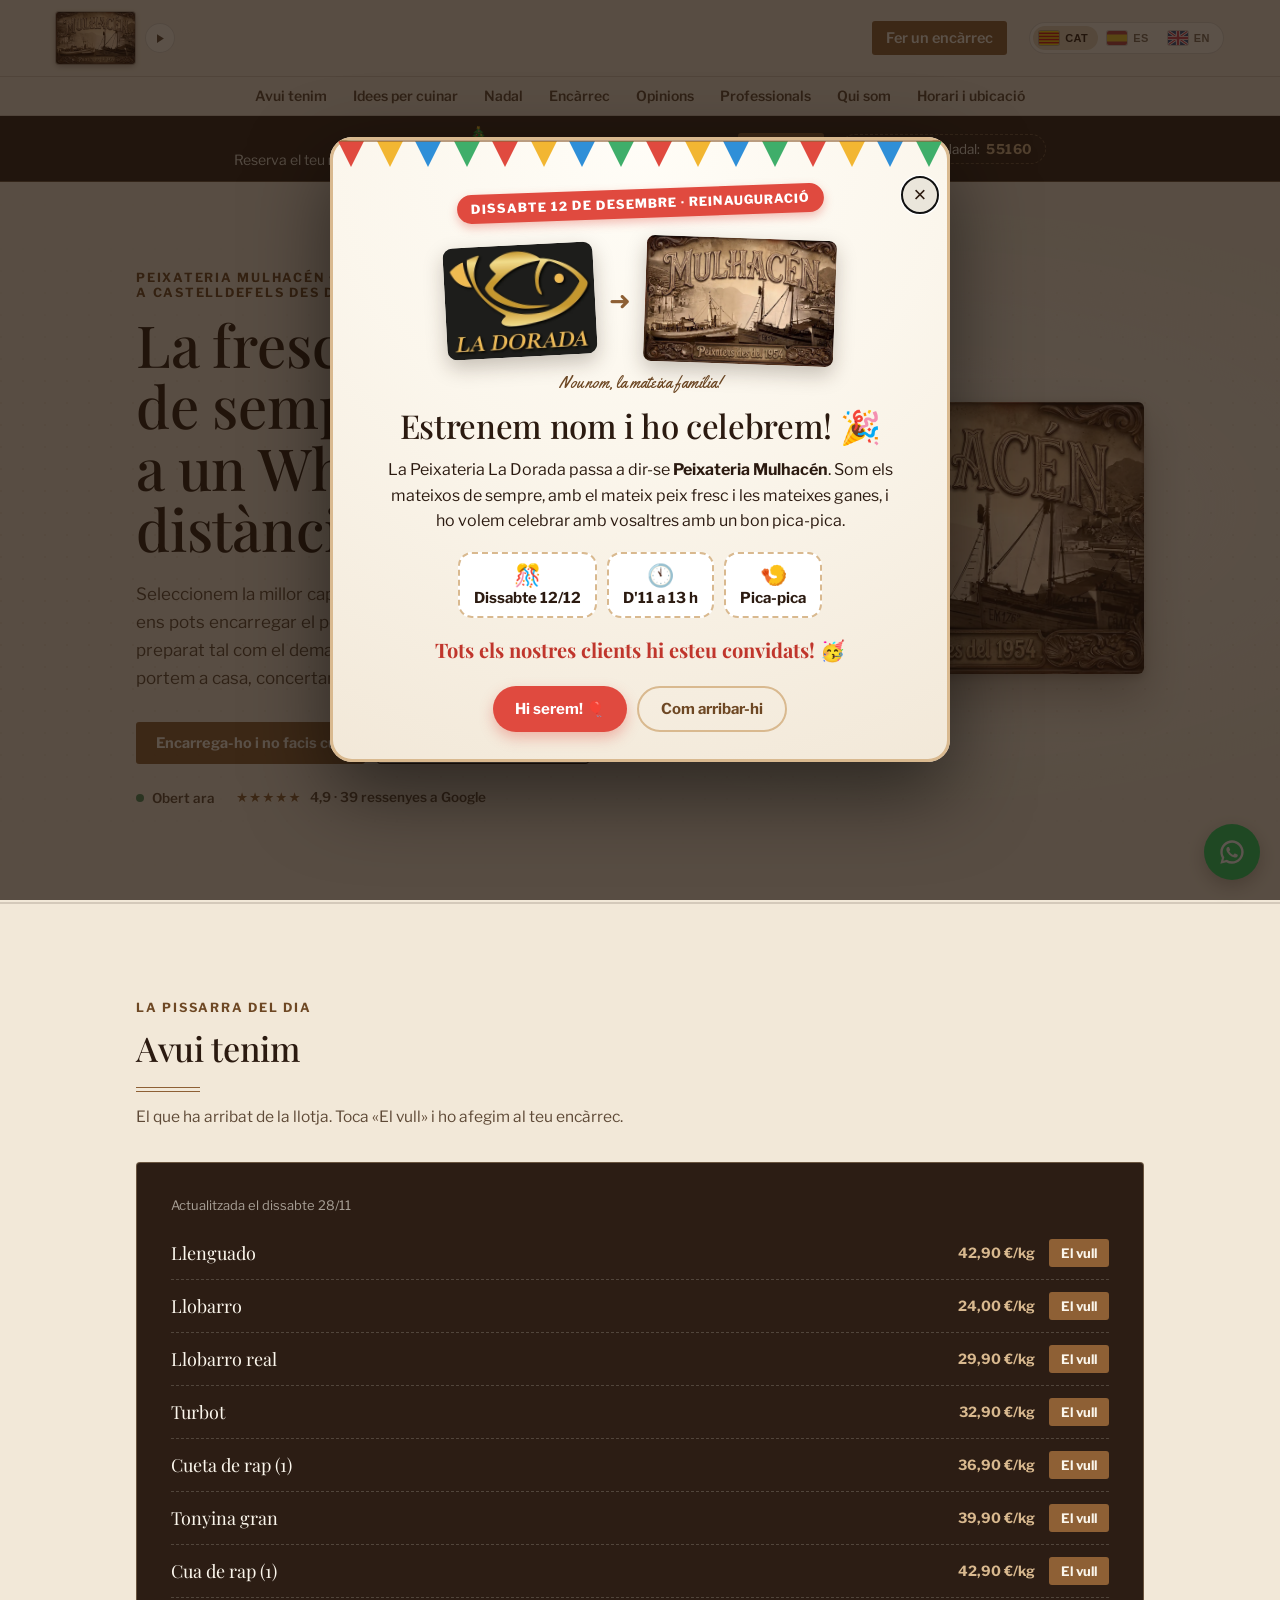
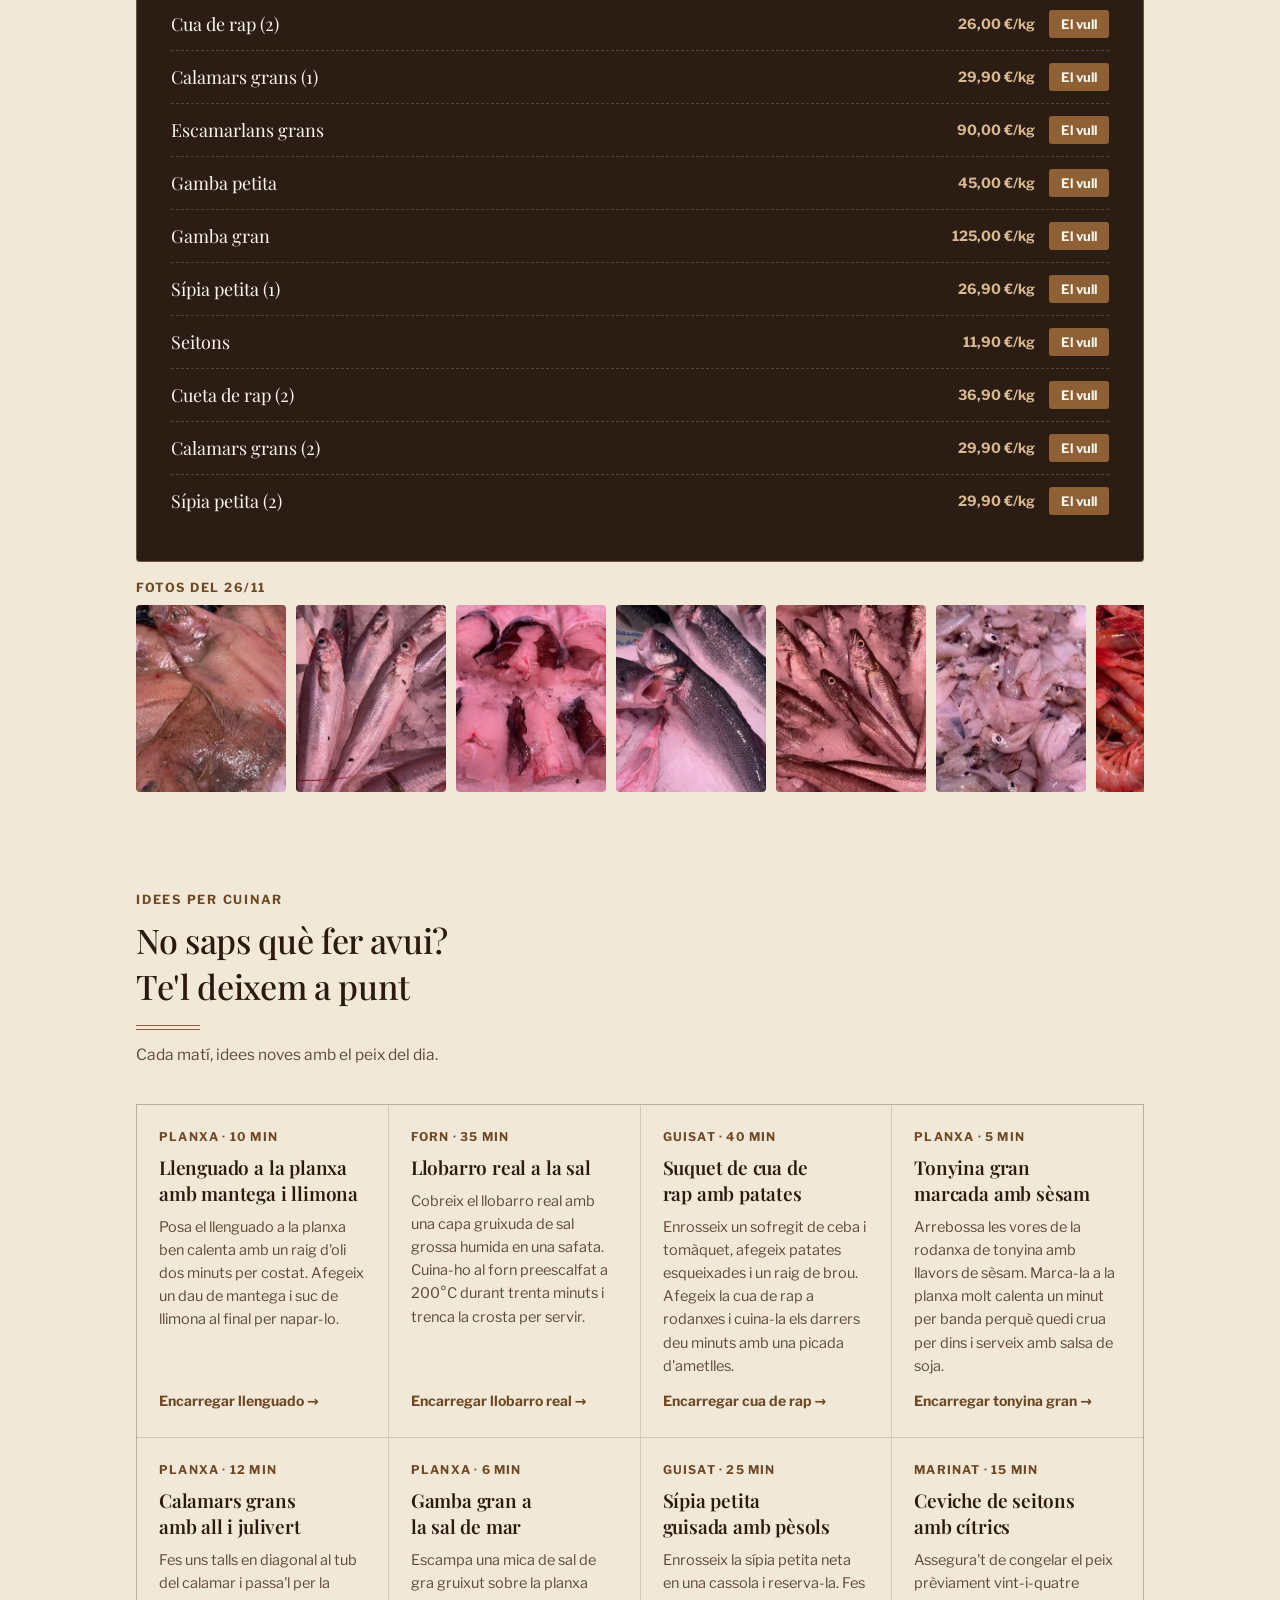
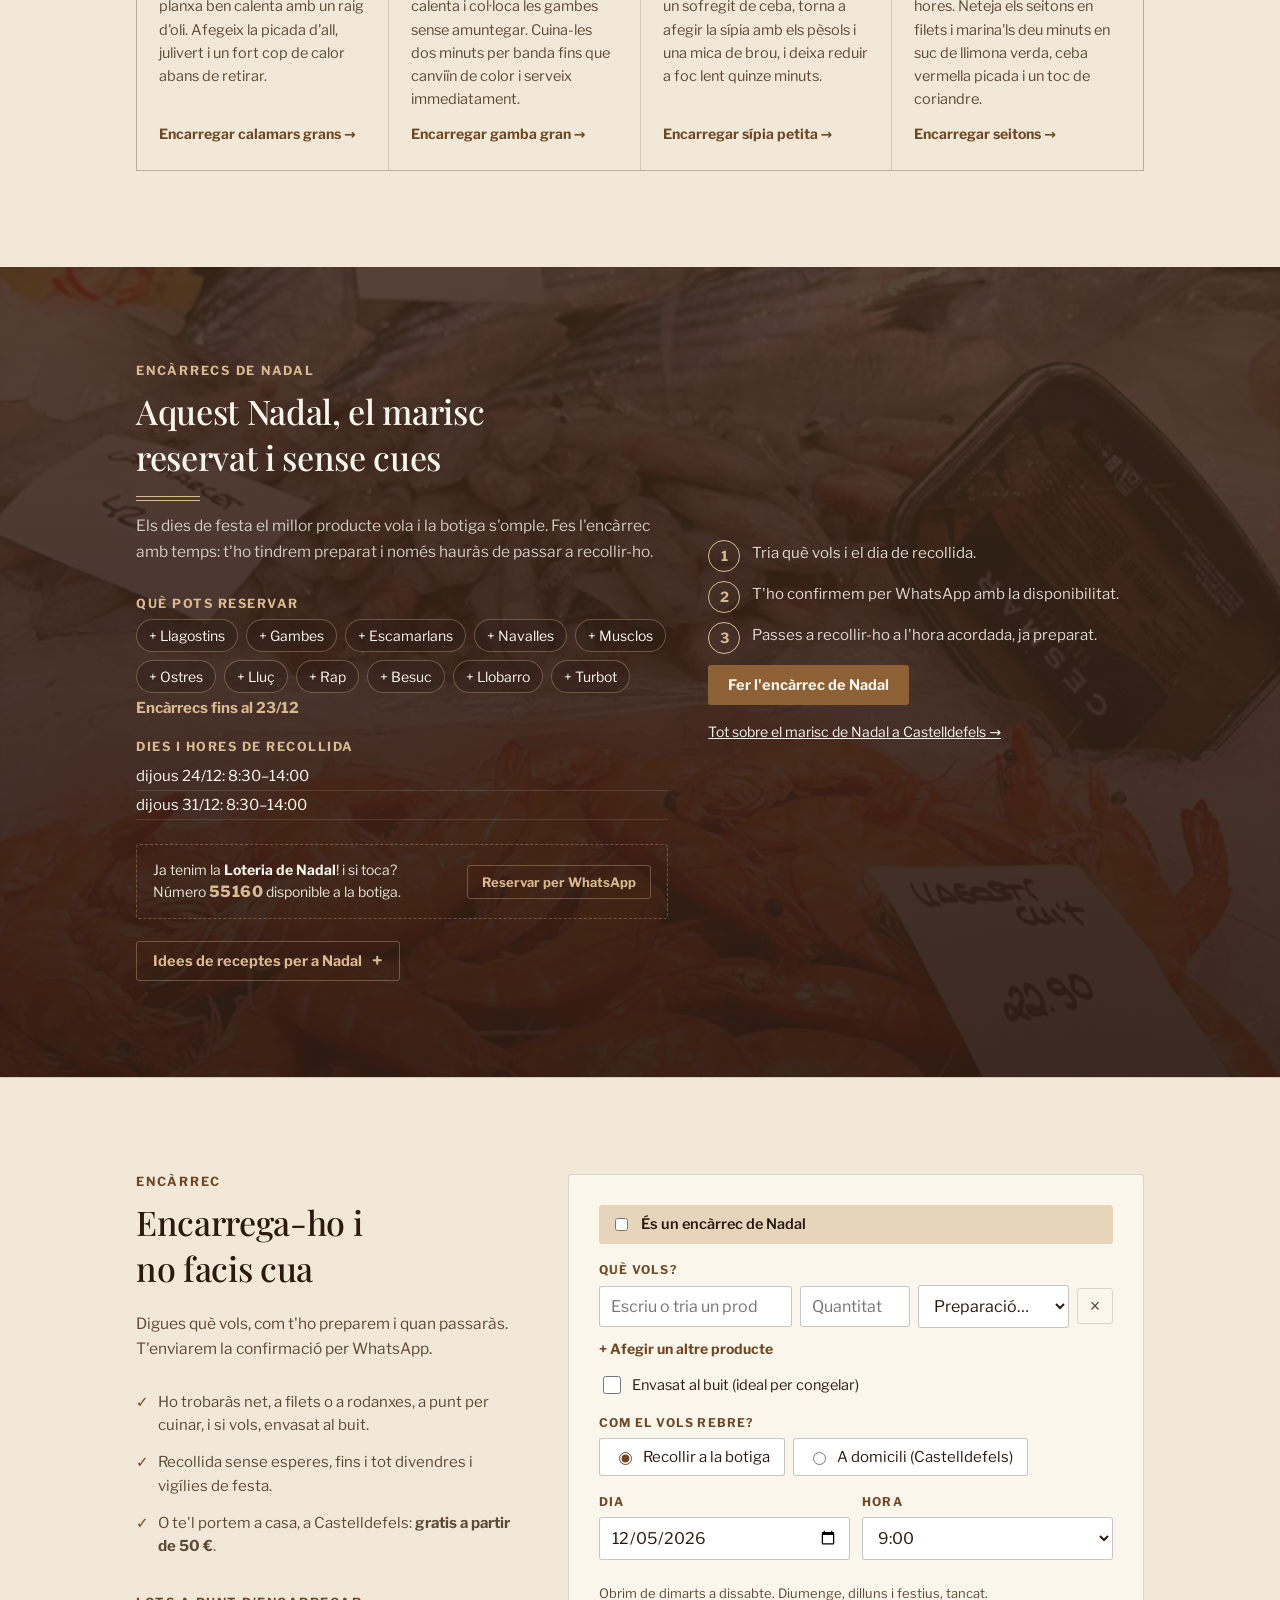
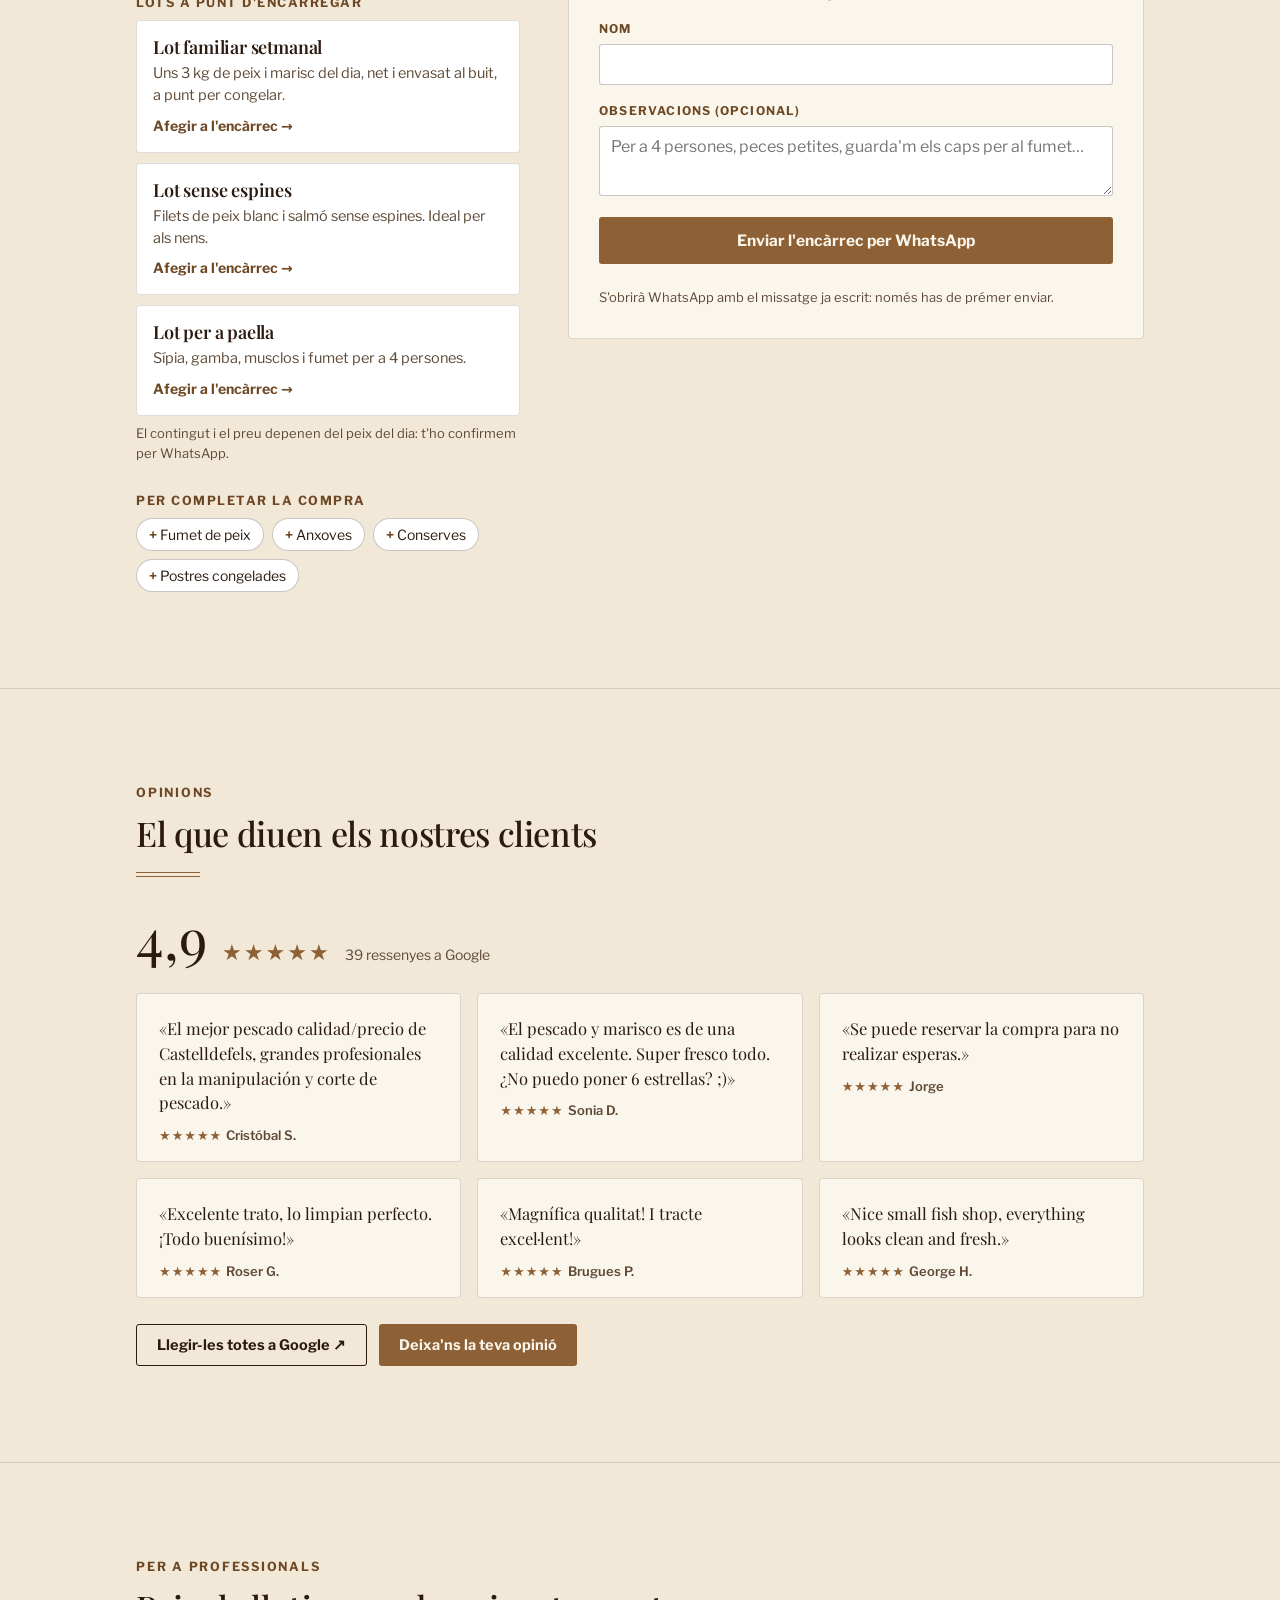
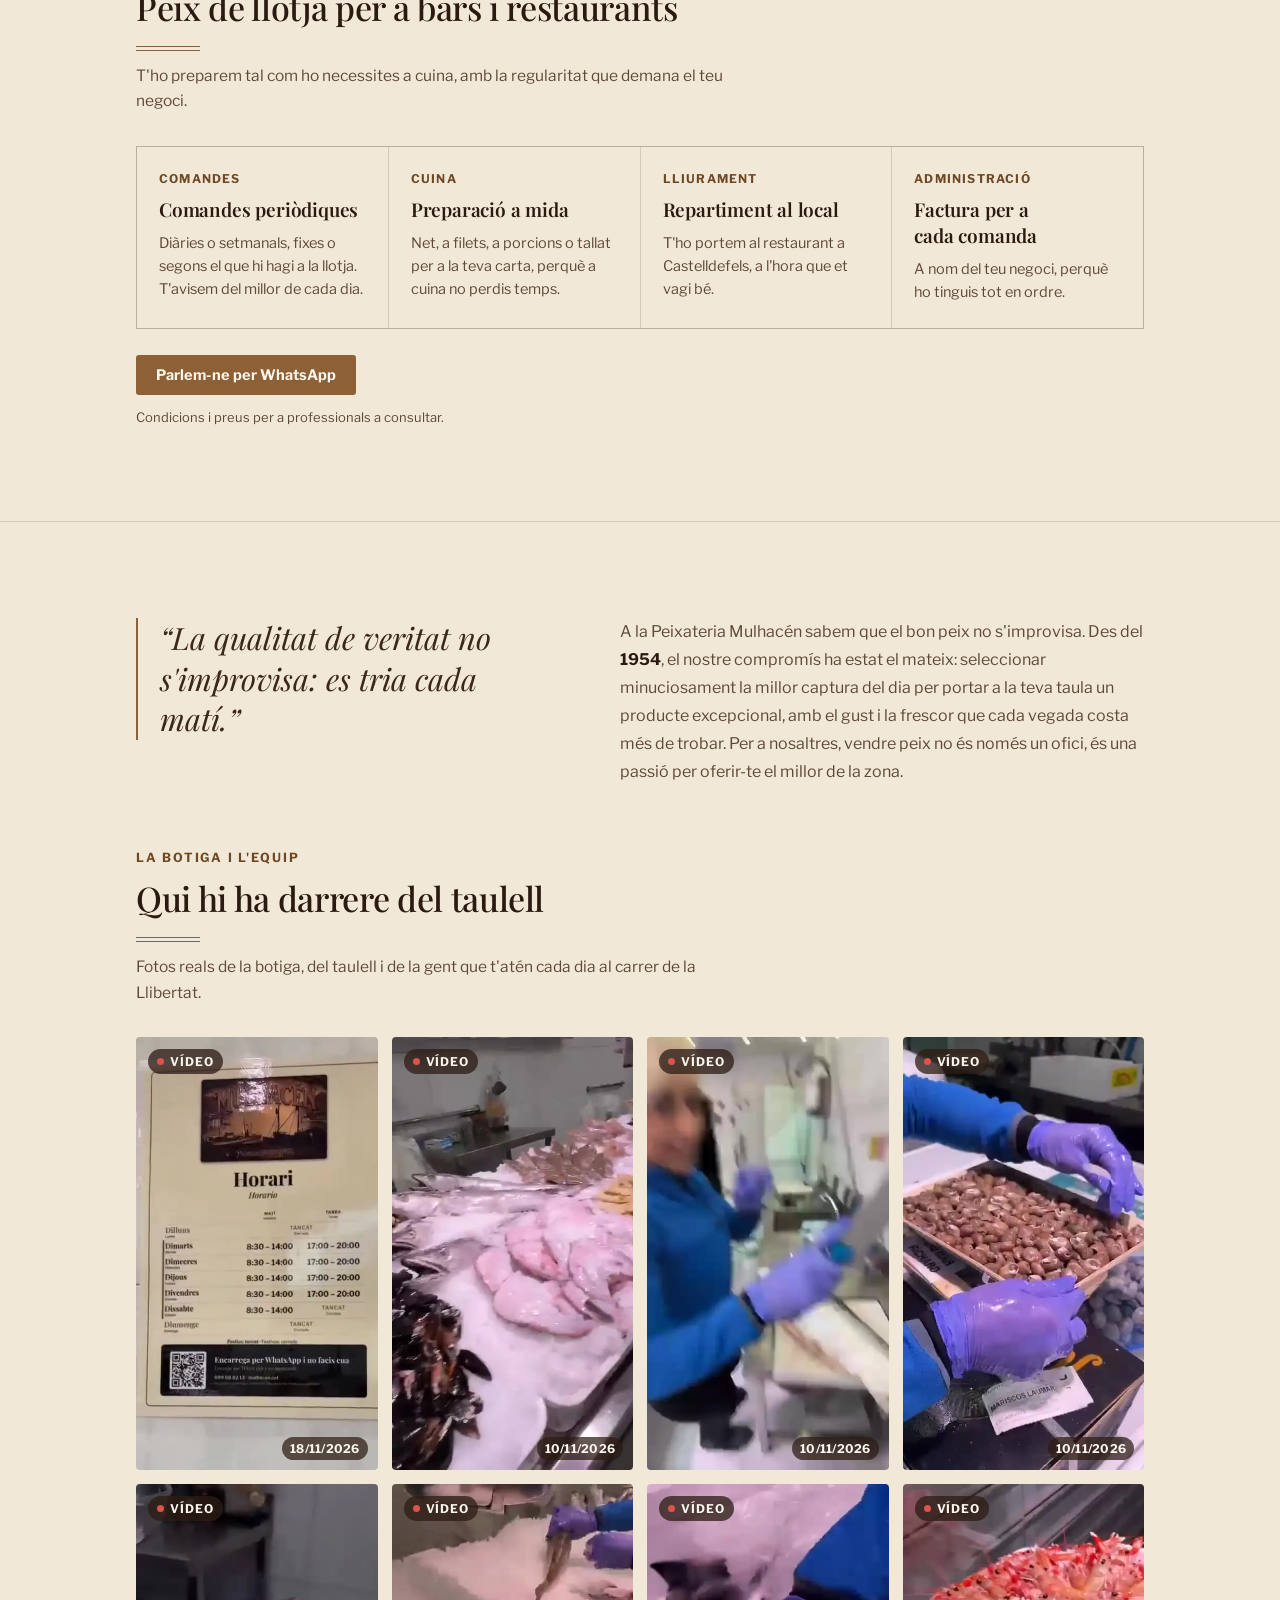
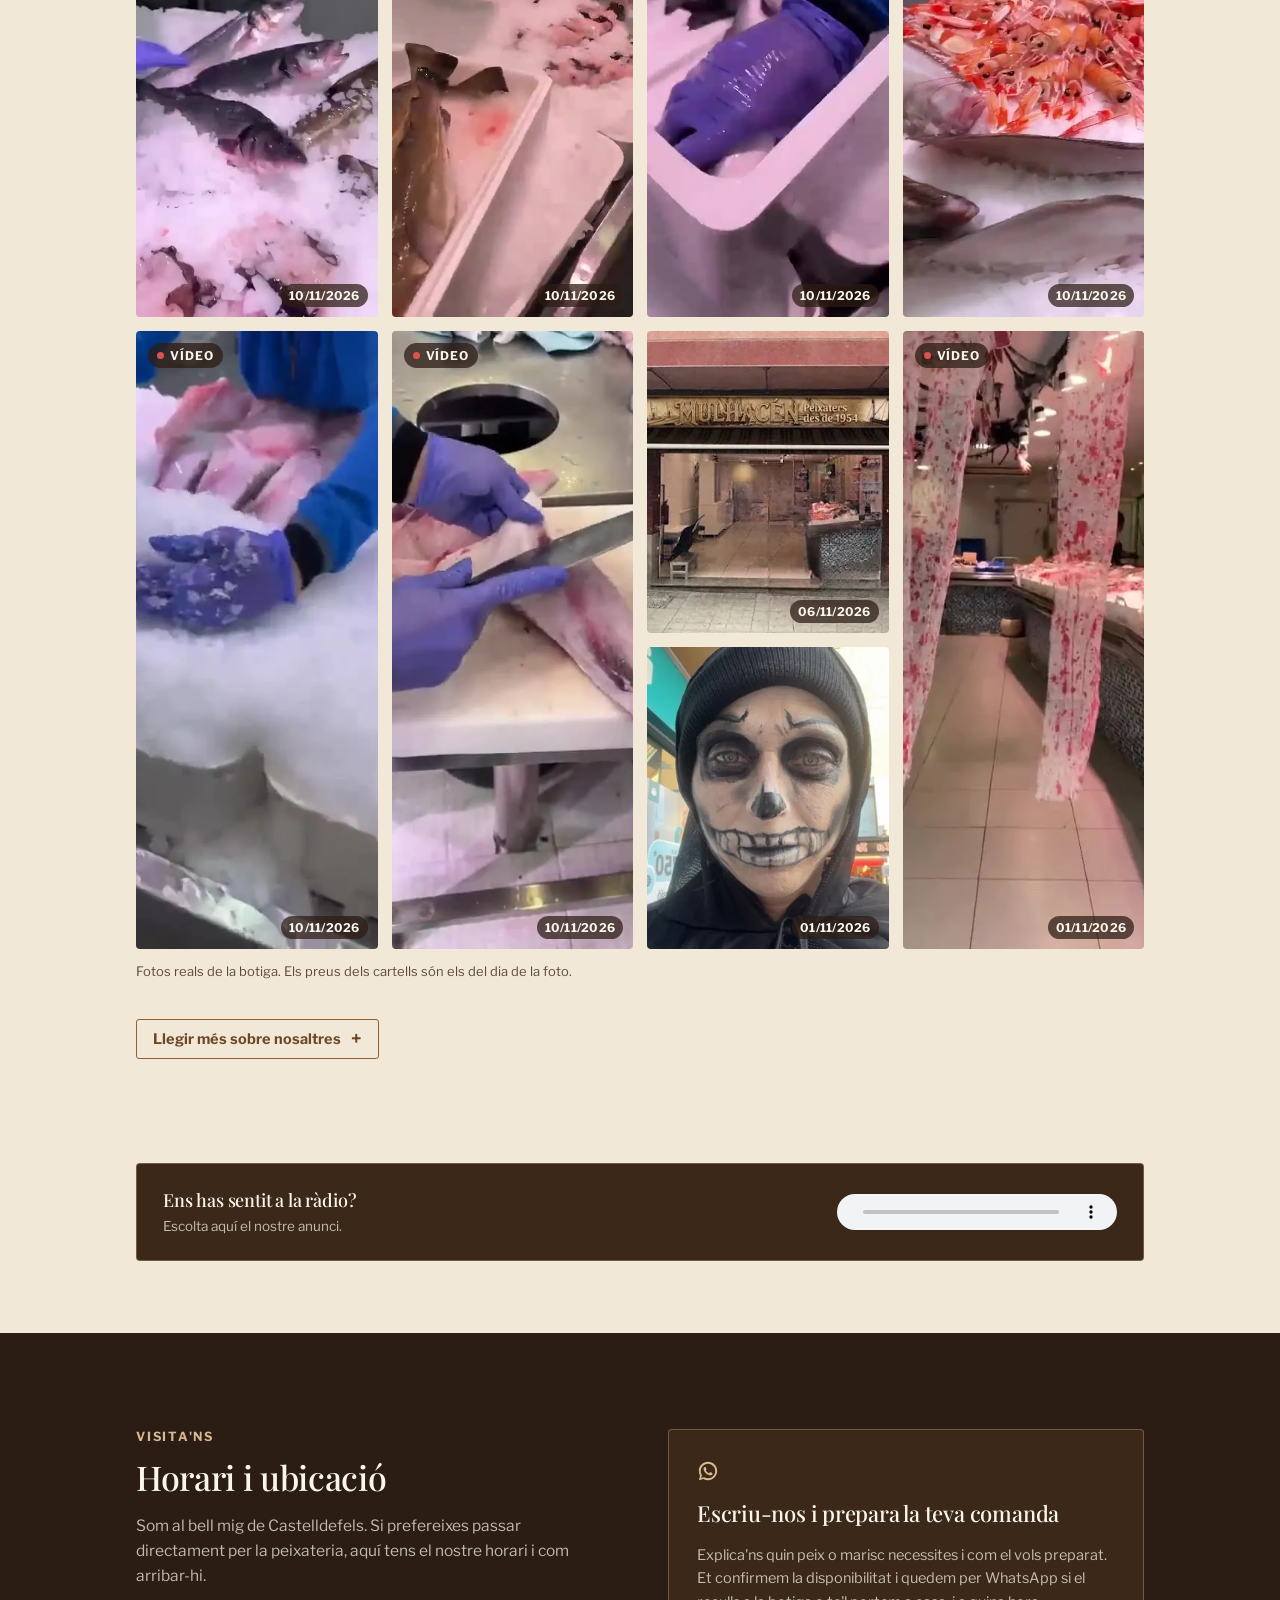
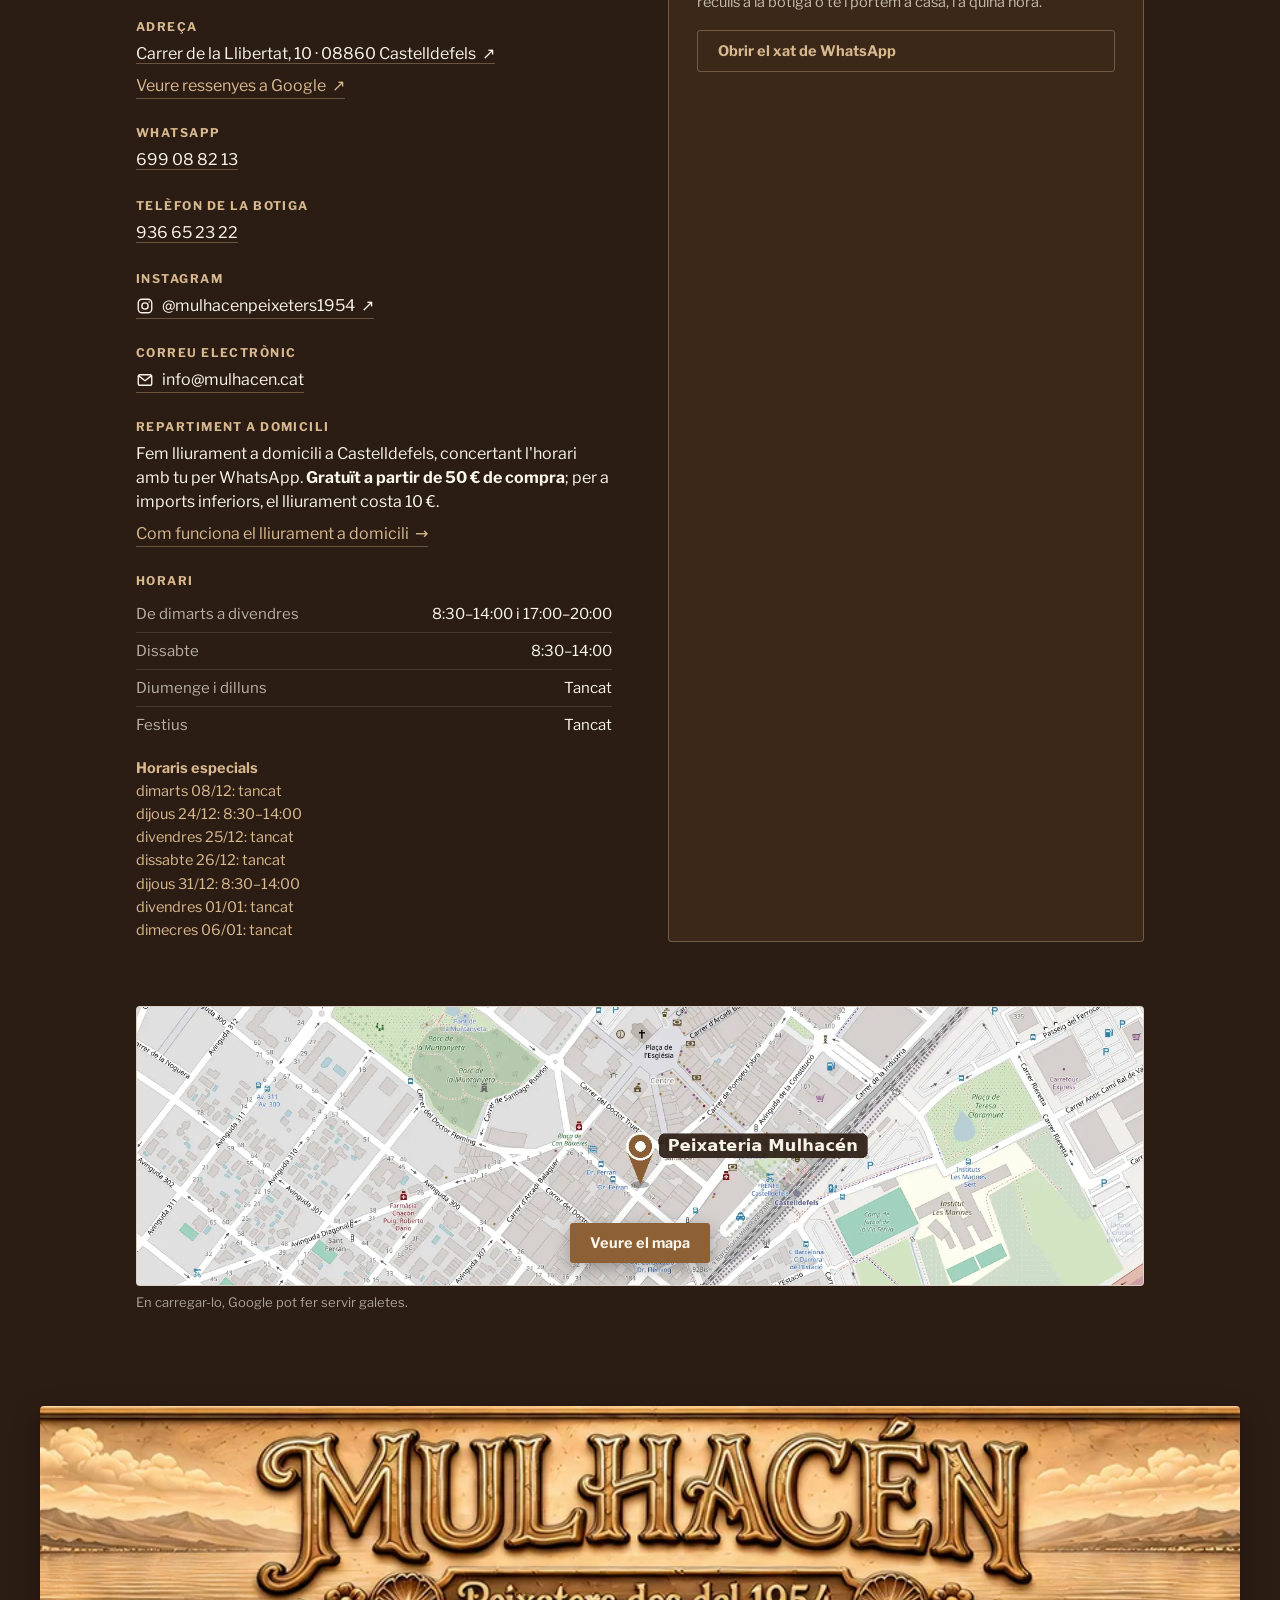
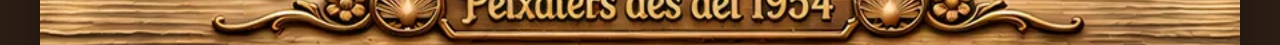
<file: index.html>
<!doctype html><html lang="ca"><head><meta charset=utf8><base href="/"><script>document.documentElement.classList.add('js')</script><meta name=viewport content="width=device-width,initial-scale=1"><title>Peixateria Mulhacén · Peix i marisc a Castelldefels</title><link rel="canonical" href="https://mulhacen.cat/"><link rel="alternate" hreflang="ca" href="https://mulhacen.cat/"><link rel="alternate" hreflang="es" href="https://mulhacen.cat/es/"><link rel="alternate" hreflang="en" href="https://mulhacen.cat/en/"><link rel="alternate" hreflang="x-default" href="https://mulhacen.cat/"><link rel="preload" href="/fonts/playfair-display-normal-latin.woff2" as="font" type="font/woff2" crossorigin><link rel="preload" href="/fonts/libre-franklin-normal-latin.woff2" as="font" type="font/woff2" crossorigin><link rel="stylesheet" href="/fonts/fonts.css"><link rel="icon" href="favicon.ico" sizes="48x48"><link rel="icon" type="image/png" sizes="32x32" href="img/favicon-32.png"><link rel="icon" type="image/png" sizes="192x192" href="img/icon-192.png"><link rel="apple-touch-icon" href="img/apple-touch-icon.png"><meta name="theme-color" content="#2C1D14"><meta name="description" content="Peix i marisc de llotja a Castelldefels des del 1954. Encarrega per WhatsApp i no facis cua: recollida a la botiga o a domicili, gratis des de 50 €."><meta property="og:type" content="website"><meta property="og:locale" content="ca_ES"><meta property="og:site_name" content="Peixateria Mulhacén"><meta property="og:title" content="Peixateria Mulhacén · Peix i marisc a Castelldefels"><meta property="og:description" content="Peixateria a Castelldefels des del 1954. Peix i marisc de llotja preparats al teu gust. Encarrega per WhatsApp i no facis cua: recollida a la botiga o a domicili, gratis a partir de 50 €."><meta property="og:url" content="https://mulhacen.cat/"><meta property="og:image" content="https://mulhacen.cat/og.jpg"><meta property="og:image:width" content="1200"><meta property="og:image:height" content="630"><meta name="twitter:card" content="summary_large_image"><meta name="twitter:image" content="https://mulhacen.cat/og.jpg"><meta property="og:image:alt" content="Taulell de la Peixateria Mulhacén amb peix i marisc fresc"><script type="application/ld+json" id="ldStore">{"@context":"https://schema.org","@type":"Store","@id":"https://mulhacen.cat/#store","name":"Peixateria Mulhacén","description":"Peixateria a Castelldefels des del 1954. Peix i marisc de llotja, encàrrecs per WhatsApp, recollida a la botiga o lliurament a domicili.","url":"https://mulhacen.cat/","image":"https://mulhacen.cat/og.jpg","telephone":"+34936652322","foundingDate":"1954","address":{"@type":"PostalAddress","streetAddress":"Carrer de la Llibertat, 10","postalCode":"08860","addressLocality":"Castelldefels","addressRegion":"Barcelona","addressCountry":"ES"},"geo":{"@type":"GeoCoordinates","latitude":41.2788385,"longitude":1.9767289},"openingHoursSpecification":[{"@type":"OpeningHoursSpecification","dayOfWeek":["Tuesday","Wednesday","Thursday","Friday"],"opens":"08:30","closes":"14:00"},{"@type":"OpeningHoursSpecification","dayOfWeek":["Tuesday","Wednesday","Thursday","Friday"],"opens":"17:00","closes":"20:00"},{"@type":"OpeningHoursSpecification","dayOfWeek":"Saturday","opens":"08:30","closes":"14:00"}],"areaServed":"Castelldefels","sameAs":["https://share.google/4iYkjqqurM3KNHHqT","https://www.instagram.com/mulhacenpeixeters1954/"],"email":"info@mulhacen.cat","logo":"https://mulhacen.cat/img/mulhacen-logo.jpg","priceRange":"€€","hasMap":"https://www.google.com/maps/place/?q=place_id:ChIJHfs3fCyDpBIRCZyUIs1L600","contactPoint":{"@type":"ContactPoint","telephone":"+34699088213","contactType":"customer service","availableLanguage":["ca","es","en"],"description":"WhatsApp"}}</script><style>:root{color-scheme:light}body{margin:0;padding:0;font:14px -apple-system,BlinkMacSystemFont,sans-serif;background:#faf9f5;color:#141413}img{max-width:100%}[hidden]:not([hidden=until-found]){display:none!important}</style><script data-goatcounter="https://mulhacen.goatcounter.com/count" async src="js/count.js"></script></head><body>
<style>

  :root{
    --cream: #F2E8D8;
    --cream-2: #E6D5BA;
    --paper: #FBF6EC;
    --ink: #2B1A10;
    --ink-soft: #5E4936;
    --marine: #2C1D14;
    --marine-2: #3B2819;
    --marine-3: #4E3622;
    --gold: #8E6035;
    --gold-deep: #6E4824;
    --gold-light: #D9B98F;
    --line: rgba(43,26,16,0.15);
    --line-on-dark: rgba(217,185,143,0.35);
  }

  *{ box-sizing:border-box; }
  html{ scroll-behavior:smooth; overflow-x:clip; }
  section[id]{ scroll-margin-top:122px; }
  body{
    margin:0;
    overflow-x:clip;
    background:var(--cream);
    color:var(--ink);
    font-family:"Libre Franklin", ui-sans-serif, system-ui, sans-serif;
    -webkit-font-smoothing:antialiased;
  }
  h1,h2,h3{
    font-family:"Playfair Display", Georgia, "Times New Roman", serif;
    font-weight:500;
    letter-spacing:-0.01em;
    text-wrap:balance;
    margin:0;
    color:var(--ink);
  }
  p{ margin:0; }
  a{ color:inherit; }
  img{ display:block; }
  .wrap{
    max-width:1120px;
    margin:0 auto;
    padding-left:clamp(20px,5vw,56px);
    padding-right:clamp(20px,5vw,56px);
  }
  .eyebrow{
    font-family:"Libre Franklin", sans-serif;
    font-size:12.5px;
    font-weight:700;
    letter-spacing:0.14em;
    text-transform:uppercase;
    color:var(--gold-deep);
  }
  .eyebrow.on-dark{ color:var(--gold-light); }

  /* ---------- Topbar ---------- */
  .topbar{
    position:sticky; top:0; z-index:40;
    background:rgba(242,232,216,0.92);
    backdrop-filter:saturate(140%) blur(8px);
    border-bottom:1px solid var(--line);
  }
  .topbar-inner{
    display:flex; align-items:center; justify-content:space-between;
    gap:20px; padding:12px clamp(20px,5vw,56px);
  }
  .brandmark{ display:flex; align-items:center; gap:10px; text-decoration:none; }
  .wordmark{ display:block; height:52px; width:auto; border-radius:3px; box-shadow:0 2px 6px rgba(43,26,16,0.35), 0 0 0 1px rgba(43,26,16,0.25); }
  .brand-group{ display:flex; align-items:center; gap:10px; }
  .radio-btn{
    display:flex; align-items:center; justify-content:center;
    width:30px; height:30px; border-radius:50%; border:1px solid var(--line);
    background:var(--paper); color:var(--ink-soft); cursor:pointer; padding:0; flex:none;
  }
  .radio-btn:hover{ border-color:var(--gold); color:var(--gold-deep); }
  .radio-btn svg{ width:15px; height:15px; }
  nav.primary{ display:flex; align-items:center; gap:28px; }
  nav.primary a{
    font-size:14.5px; font-weight:600; text-decoration:none; color:var(--ink-soft);
    padding:6px 2px; border-bottom:1px solid transparent;
  }
  nav.primary a:hover{ color:var(--ink); border-bottom-color:var(--gold); }
  nav.primary a.btn-gold, nav.primary a.btn-gold:hover{ color:var(--paper); border-bottom:none; padding:8px 14px; }
  nav.primary a{ white-space:nowrap; }
  .sections{ border-top:1px solid var(--line); }
  .sections-inner{
    position:relative; display:flex; gap:2px; overflow-x:auto; scrollbar-width:none; -webkit-overflow-scrolling:touch;
    padding:0 clamp(12px,4vw,48px);
    mask-image:linear-gradient(to right, transparent 0, #000 14px, #000 calc(100% - 28px), transparent 100%);
    -webkit-mask-image:linear-gradient(to right, transparent 0, #000 14px, #000 calc(100% - 28px), transparent 100%);
  }
  .sections-inner::-webkit-scrollbar{ display:none; }
  .sections-inner a:first-child{ margin-left:auto; }
  .sections-inner a:last-child{ margin-right:auto; }
  .sections a{
    flex:none; padding:10px 12px 9px; font-size:14px; font-weight:600; white-space:nowrap;
    color:var(--ink-soft); text-decoration:none; border-bottom:2px solid transparent;
    transition:color .15s ease, border-color .15s ease;
  }
  .sections a:hover{ color:var(--ink); }
  .sections a[aria-current="true"]{ color:var(--ink); border-bottom-color:var(--gold); }
  .sections a:focus-visible{ outline:2px solid var(--gold); outline-offset:-2px; }
  @media (max-width:560px){ nav.primary{ display:none; } .topbar-inner{ padding-top:9px; padding-bottom:9px; gap:10px; }
    .wordmark{ height:44px; } .brand-group{ gap:8px; } .lang-btn{ padding:4px 6px; gap:4px; } .lang-btn .code{ display:none; } .sections a{ font-size:13.5px; padding:9px 10px 8px; } }
  .btn{
    display:inline-flex; align-items:center; gap:8px;
    font-family:"Libre Franklin", sans-serif; font-weight:700; font-size:14.5px;
    text-decoration:none; padding:11px 20px; border-radius:3px;
    white-space:nowrap;
  }
  .btn-gold{ background:var(--gold); color:var(--paper); }
  .btn-gold:hover{ background:var(--gold-deep); }
  .btn-outline{
    border:1px solid var(--ink); color:var(--ink); background:transparent;
  }
  .btn-outline:hover{ background:var(--ink); color:var(--paper); }
  .btn-outline-dark{
    border:1px solid var(--line-on-dark); color:var(--gold-light); background:transparent;
  }
  .btn-outline-dark:hover{ background:rgba(217,185,143,0.1); }
  .btn-sm{ padding:8px 14px; font-size:13px; }

  /* ---------- Language switch ---------- */
  .topbar-right{ display:flex; align-items:center; gap:22px; }
  .lang-switch{
    display:flex; align-items:center; gap:3px; padding:3px;
    border:1px solid var(--line); border-radius:20px; background:var(--paper);
    flex:none;
  }
  .lang-btn{
    display:flex; align-items:center; gap:6px;
    border:none; background:transparent; padding:5px 10px 5px 6px; border-radius:16px;
    cursor:pointer; opacity:0.8; transition:opacity .15s ease, background .15s ease;
  }
  .lang-btn:hover{ opacity:1; }
  .lang-btn[aria-pressed="true"]{ opacity:1; background:var(--cream-2); }
  .lang-btn .flag{
    width:20px; height:14px; display:block; border-radius:2px; flex:none;
    box-shadow:0 0 0 1px rgba(43,26,16,0.25);
  }
  .lang-btn .code{
    font-size:11px; font-weight:800; letter-spacing:0.04em; color:var(--ink-soft);
  }
  .lang-btn[aria-pressed="true"] .code{ color:var(--ink); }

  /* ---------- Promo banner ---------- */
  .promo-banner{ background:var(--marine); color:var(--paper); border-bottom:1px solid rgba(217,185,143,0.35); }
  .promo-inner{
    display:flex; align-items:center; justify-content:center; gap:16px; flex-wrap:wrap;
    text-align:center; padding:11px clamp(20px,5vw,56px);
  }
  .promo-message{ display:flex; flex-direction:column; align-items:center; gap:2px; }
  .promo-badge{ font-size:20px; line-height:1; }
  .promo-text{ font-size:14px; color:rgba(250,246,236,0.9); line-height:1.5; }
  .promo-text strong{ color:var(--paper); }
  .promo-number{ font-weight:800; color:var(--gold-light); font-size:15.5px; letter-spacing:0.03em; }

  /* ---------- Hero ---------- */
  .hero{ position:relative; overflow:hidden; border-bottom:1px solid var(--line); }
  .hero-grid{
    display:grid; grid-template-columns:1.15fr 0.85fr; align-items:center;
    gap:40px; padding-top:clamp(48px,7vw,88px); padding-bottom:clamp(56px,8vw,96px);
  }
  .hero-h1 .eyebrow{ display:block; line-height:normal; }
  .hero-title{
    display:block; font-size:clamp(34px,4.6vw,58px); line-height:1.06; margin-top:14px;
  }
  .hero-lead{
    margin-top:20px; font-size:17px; line-height:1.65; color:var(--ink-soft);
    max-width:46ch;
  }
  .hero-actions{ display:flex; flex-wrap:wrap; gap:12px; margin-top:30px; }
  .status-badge{
    display:inline-flex; align-items:center; gap:8px; margin-top:26px;
    font-size:13.5px; font-weight:600; color:var(--ink-soft);
  }
  .status-dot{ width:8px; height:8px; border-radius:50%; background:var(--ink-soft); flex:none; }
  .status-dot.open{ background:#4C8B5F; }
  .status-dot.closed{ background:#B25A45; }
  .hero-visual{
    position:relative; display:flex; align-items:center; justify-content:center;
  }
  .hero-visual .plate{
    width:min(100%,470px);
    display:flex; align-items:center; justify-content:center;
  }
  .hero-visual img{
    width:100%; height:auto; border-radius:6px;
    box-shadow:0 22px 44px rgba(43,26,16,0.30), 0 3px 8px rgba(43,26,16,0.22);
  }
  .hero{ background:radial-gradient(ellipse 70% 60% at 72% 45%, rgba(255,250,240,0.75), rgba(255,250,240,0) 70%), var(--cream); }
  .section-head h2::after, .features-head h2::after{
    content:""; display:block; width:64px; height:3px; margin-top:16px;
    border-top:1px solid var(--gold); border-bottom:1px solid var(--gold);
  }
  .nadal .section-head h2::after, .contact h2::after{ border-color:var(--gold-light); }
  .scale-field{
    position:absolute; inset:0; pointer-events:none; opacity:0.5;
    background-image: radial-gradient(circle at 1px 1px, rgba(142,96,53,0.16) 1.4px, transparent 1.4px);
    background-size:22px 22px;
    mask-image:linear-gradient(to bottom, transparent, black 30%, black 70%, transparent);
  }

  /* ---------- Story ---------- */
  .story{ padding:clamp(56px,8vw,96px) 0; border-top:1px solid var(--line); }
  .story-grid{
    display:grid; grid-template-columns:0.9fr 1.1fr; gap:56px; align-items:start;
  }
  .story-quote{
    font-family:"Playfair Display", Georgia, serif; font-style:italic; font-weight:400;
    font-size:clamp(24px,2.4vw,32px); line-height:1.32; color:var(--marine-2);
    border-left:2px solid var(--gold); padding-left:22px;
  }
  .story-body p{ font-size:16px; line-height:1.75; color:var(--ink-soft); }
  .story-body p + p{ margin-top:16px; }
  .story-body strong{ color:var(--ink); font-weight:700; }

  /* ---------- Features ---------- */
  .features{ padding:0 0 clamp(56px,8vw,96px); }
  .features-head{ max-width:56ch; margin-bottom:36px; }
  .features-head h2{ font-size:clamp(26px,3vw,34px); margin-top:10px; }
  .feature-row{
    display:grid; grid-template-columns:repeat(3,1fr); gap:1px;
    background:var(--line); border:1px solid var(--line);
  }
  .feature{ background:var(--cream); padding:28px 26px 30px; }
  .feature .icon{ width:34px; height:34px; }
  .feature h3{ font-size:19px; margin-top:18px; font-weight:600; }
  .feature p{ font-size:14.5px; line-height:1.6; color:var(--ink-soft); margin-top:10px; }

  /* ---------- Contact (dark) ---------- */
  .contact{ background:var(--marine); color:var(--paper); }
  .contact .wrap{ padding:clamp(56px,8vw,96px) clamp(20px,5vw,56px); }
  .contact-grid{ display:grid; grid-template-columns:1fr 1fr; gap:56px; }
  .contact h2{ color:var(--paper); font-size:clamp(26px,3vw,34px); margin-top:10px; }
  .contact-lead{ color:rgba(250,246,236,0.72); font-size:15.5px; line-height:1.6; margin-top:14px; max-width:42ch; }

  .infoblock{ margin-top:30px; }
  .infoblock + .infoblock{ margin-top:26px; }
  .infoblock .label{
    font-size:12px; font-weight:700; letter-spacing:0.12em; text-transform:uppercase;
    color:var(--gold-light); margin-bottom:8px;
  }
  .infoblock .value{ font-size:16px; line-height:1.5; }
  .infoblock a.value{ text-decoration:none; border-bottom:1px solid var(--line-on-dark); }
  .infoblock a.value:hover{ border-bottom-color:var(--gold-light); }

  table.hours{ width:100%; border-collapse:collapse; margin-top:6px; }
  table.hours td{
    padding:9px 0; font-size:15px; border-top:1px solid rgba(250,246,236,0.12);
    font-variant-numeric:tabular-nums;
  }
  table.hours tr:first-child td{ border-top:none; }
  table.hours td.day{ color:rgba(250,246,236,0.68); width:46%; }
  table.hours td.time{ text-align:right; color:var(--paper); }

  .whatsapp-card{
    background:var(--marine-2); border:1px solid var(--line-on-dark);
    border-radius:4px; padding:30px 28px; display:flex; flex-direction:column; gap:16px;
  }
  .whatsapp-card h3{ font-family:"Playfair Display", Georgia, serif; font-weight:500; font-size:22px; color:var(--paper); }
  .whatsapp-card p{ font-size:14.5px; line-height:1.6; color:rgba(250,246,236,0.72); }
  .wa-icon{ width:22px; height:22px; }

  .reviews-link{
    display:inline-block; margin-top:8px; font-size:14px; color:var(--gold-light);
  }

  .map-embed{ grid-column:1 / -1; margin-top:8px; }
  .map-embed iframe, .map-static{
    width:100%; height:280px; border:1px solid var(--line-on-dark); border-radius:4px; display:block;
  }
  .map-static{ position:relative; overflow:hidden; background:#ddd; }
  .map-static img{ width:100%; height:100%; object-fit:cover; display:block; }
  .map-static .btn{ position:absolute; left:50%; bottom:22px; transform:translateX(-50%); border:none; cursor:pointer; box-shadow:0 6px 18px rgba(0,0,0,0.3); }
  .map-note{ margin-top:8px; font-size:13px; color:rgba(250,246,236,0.62); }

  .radio-card{
    grid-column:1 / -1; margin-top:8px; background:var(--marine-2); border:1px solid var(--line-on-dark);
    border-radius:4px; padding:24px 26px; display:flex; align-items:center; justify-content:space-between;
    gap:22px; flex-wrap:wrap;
  }
  .radio-card-text h3{ font-family:"Playfair Display", Georgia, serif; font-weight:500; font-size:18px; color:var(--paper); margin:0 0 4px; }
  .radio-card-text p{ font-size:13.5px; line-height:1.5; color:rgba(250,246,236,0.72); margin:0; }
  .radio-card audio{ height:36px; max-width:280px; width:100%; }

  /* ---------- Footer ---------- */
  .foot-banner{ background:var(--marine); padding:0 clamp(12px,3vw,40px) 26px; }
  .foot-banner picture{ display:block; max-width:1200px; margin:0 auto; }
  .foot-banner img{ display:block; width:100%; height:auto; border-radius:4px; box-shadow:0 10px 28px rgba(0,0,0,0.35); }
  footer{ background:var(--marine); border-top:1px solid rgba(250,246,236,0.12); }
  footer .wrap{
    padding:26px clamp(20px,5vw,56px);
    display:flex; align-items:center; justify-content:space-between; gap:16px; flex-wrap:wrap;
  }
  .foot-brand{ display:flex; align-items:center; gap:10px; }
  .foot-brand span{ font-family:"Playfair Display", Georgia, serif; font-size:14.5px; color:rgba(250,246,236,0.75); }
  footer .fineprint{ font-size:12.5px; color:rgba(250,246,236,0.45); }
  .ig-link{ display:inline-flex; align-items:center; gap:8px; }
  .ig-link svg, .foot-ig svg{ width:18px; height:18px; flex:none; }
  .foot-ig{
    display:inline-flex; align-items:center; gap:8px; font-size:13.5px; font-weight:600;
    color:var(--gold-light); text-decoration:none;
  }
  .foot-ig:hover{ color:var(--paper); }
  .foot-links{ display:flex; flex-wrap:wrap; align-items:center; gap:10px 22px; }
  .foot-legal{ background:none; border:0; padding:0; font:inherit; color:inherit; text-decoration:underline; text-underline-offset:2px; cursor:pointer; }
  .foot-legal:hover{ color:var(--paper); }
  .legal-dlg{
    border:0; padding:0; width:min(720px, calc(100% - 24px)); max-height:calc(100% - 24px); border-radius:14px;
    overflow:hidden auto; background:var(--paper); color:var(--ink); box-shadow:0 30px 80px rgba(0,0,0,0.45);
  }
  .legal-dlg::backdrop{ background:rgba(20,12,8,0.72); }
  .legal-in{ padding:34px clamp(20px,5vw,44px) 28px; }
  .legal-in h2{ font-family:"Playfair Display", Georgia, serif; font-size:clamp(24px,3vw,30px); margin:0 40px 18px 0; }
  .legal-in h3{ font-size:15.5px; margin:20px 0 6px; color:var(--gold); }
  .legal-in p{ font-size:15px; line-height:1.6; margin:0 0 8px; }
  .legal-in a{ color:var(--gold); }
  .legal-x{
    position:sticky; top:12px; float:right; margin:12px 12px 0 0; width:36px; height:36px; border-radius:50%; border:0; padding:0;
    background:rgba(43,26,16,0.08); color:var(--ink); font-size:22px; line-height:36px; cursor:pointer;
  }
  .legal-x:hover{ background:rgba(43,26,16,0.16); }
  footer .wrap{ padding-right:max(clamp(20px,5vw,56px), 92px); }

  /* ---------- Floating WhatsApp ---------- */
  .wa-float{
    position:fixed; right:20px; bottom:20px; z-index:50;
    width:56px; height:56px; border-radius:50%;
    background:#25D366; display:flex; align-items:center; justify-content:center;
    text-decoration:none; box-shadow:0 6px 18px rgba(44,29,20,0.28);
  }
  .wa-float:hover{ background:#1EBE5A; }
  @media (max-width:640px){ .escrivint .wa-float, .escrivint .pan-mini, .escrivint .pan-teaser{ visibility:hidden; } }
  .wa-float svg{ width:28px; height:28px; fill:#fff; }

  .section{ padding:clamp(56px,8vw,96px) 0; border-top:1px solid var(--line); }
  .section-head{ max-width:60ch; margin-bottom:32px; }
  .section-head h2{ font-size:clamp(26px,3vw,34px); margin-top:10px; }
  .section-head p.lead{ margin-top:12px; font-size:15.5px; line-height:1.65; color:var(--ink-soft); }

  .rating-line{
    display:inline-flex; align-items:center; gap:8px; margin-top:14px; margin-left:18px;
    font-size:13.5px; font-weight:600; color:var(--ink-soft); text-decoration:none;
  }
  .rating-line .stars{ color:var(--gold); letter-spacing:1px; }
  .rating-line:hover{ color:var(--ink); }

  @media (min-width:1700px){ html{ zoom:1.2; } }
  @media (min-width:2000px){ html{ zoom:1.35; } }
  @media (min-width:2400px){ html{ zoom:1.6; } }
  @media (min-width:3200px){ html{ zoom:2; } }

  /* ---------- Avui tenim ---------- */
  .board{
    background:var(--marine); color:var(--paper); border-radius:4px;
    padding:clamp(22px,3vw,34px); border:1px solid var(--line-on-dark);
  }
  .board-date{ font-size:13px; color:rgba(250,246,236,0.6); margin-bottom:14px; }
  .board-list{ list-style:none; margin:0; padding:0; }
  .board-item{
    display:flex; align-items:center; justify-content:space-between; gap:14px;
    padding:12px 0; border-top:1px dashed rgba(250,246,236,0.18);
  }
  .board-item:first-child{ border-top:none; }
  .board-item > div:first-child{ flex:1; min-width:0; overflow-wrap:anywhere; }
  .board-name{ font-family:"Playfair Display", Georgia, serif; font-size:18px; }
  .board-note{ display:block; font-size:13px; color:rgba(250,246,236,0.62); margin-top:2px; }
  .board-right{ display:flex; align-items:center; gap:14px; flex:none; }
  .board-price{ font-weight:700; color:var(--gold-light); font-variant-numeric:tabular-nums; white-space:nowrap; }
  .board-empty{ font-size:15px; line-height:1.6; color:rgba(250,246,236,0.8); }
  .board-empty a{ color:var(--gold-light); }
  .board .btn-sm{ padding:6px 12px; }
  .avui-title{ display:flex; align-items:center; flex-wrap:wrap; gap:10px 22px; margin-top:10px; }
  .avui-title h2{ margin-top:0; }
  .neon-txt{
    font-family:"Yellowtail", "Brush Script MT", cursive; font-size:clamp(22px,2.6vw,28px); line-height:1; white-space:nowrap;
    color:var(--neon-txt);
    text-shadow:0 0 2px #fff, 0 0 6px var(--neon), 0 0 12px rgb(var(--neon-glow)), 0 0 22px rgb(var(--neon-glow)), 0 0 38px rgb(var(--neon-glow));
  }
  @media (max-width:759px){
    #avui .section-head{ position:relative; }
    #avui .neon{ position:absolute; top:-14px; right:3px; padding:6px 14px 8px; }
    #avui .neon-txt{ font-size:21px; }
  }
  @media (max-width:379px){
    #avui .neon{ top:-24px; padding:5px 11px 7px; }
    #avui .neon-txt{ font-size:18px; }
  }
  @media (min-width:760px){
    #avui .section-head{ max-width:none; }
    #avui .section-head p.lead{ max-width:60ch; }
    .avui-title{ justify-content:space-between; }
    .neon{ margin-right:clamp(0px,4vw,48px); padding:10px 28px 13px; border-radius:16px; }
    .neon-txt{ font-size:clamp(30px,3.4vw,42px); }
  }
  .neon{
    --neon:#5ce1ff; --neon-glow:0,170,255; --neon-txt:#effcff; --neon-fondo:#0b1a24;
    display:inline-flex; align-items:center; padding:7px 18px 9px; border-radius:12px;
    background:radial-gradient(ellipse at center, var(--neon-fondo) 0%, #070b0f 75%);
    border:2px solid var(--neon); transform:rotate(-4deg);
    box-shadow:0 0 6px var(--neon), 0 0 16px rgba(var(--neon-glow),0.75), inset 0 0 12px rgba(var(--neon-glow),0.55), 0 8px 18px rgba(43,26,16,0.35);
    animation:neon-on 3.2s steps(1,end) 0.4s both, neon-buzz 4s ease-in-out 3.8s infinite;
  }
  .neon-verd{ --neon:#5dff9e; --neon-glow:0,230,110; --neon-txt:#f0fff5; --neon-fondo:#0b2014; }
  .neon[hidden]{ display:none; }
  @keyframes neon-on{
    0%,3%{ opacity:0.12; filter:saturate(0.2); }
    4%{ opacity:1; filter:none; } 6%,13%{ opacity:0.12; filter:saturate(0.2); }
    14%{ opacity:1; filter:none; } 15%{ opacity:0.25; filter:saturate(0.3); } 17%{ opacity:1; filter:none; } 19%,30%{ opacity:0.15; filter:saturate(0.2); }
    32%{ opacity:1; filter:none; } 35%,44%{ opacity:0.2; filter:saturate(0.3); }
    45%{ opacity:1; filter:none; } 46%{ opacity:0.3; } 48%{ opacity:1; } 50%,60%{ opacity:0.25; filter:saturate(0.4); }
    62%{ opacity:1; filter:none; } 64%{ opacity:0.4; } 67%,100%{ opacity:1; filter:none; }
  }
  @keyframes neon-buzz{
    0%,100%{ box-shadow:0 0 6px var(--neon), 0 0 16px rgba(var(--neon-glow),0.75), inset 0 0 12px rgba(var(--neon-glow),0.55), 0 8px 18px rgba(43,26,16,0.35); }
    50%{ box-shadow:0 0 9px var(--neon), 0 0 26px rgba(var(--neon-glow),0.9), inset 0 0 16px rgba(var(--neon-glow),0.7), 0 8px 18px rgba(43,26,16,0.35); }
  }
  @media (prefers-reduced-motion: reduce){ .neon{ animation:none; } }

  /* ---------- Encàrrec ---------- */
  .order-grid{ display:grid; grid-template-columns:0.8fr 1.2fr; gap:48px; align-items:start; }
  .order-perks{ list-style:none; margin:22px 0 0; padding:0; }
  .order-perks li{ position:relative; font-size:15px; line-height:1.55; color:var(--ink-soft); padding:7px 0 7px 22px; }
  .order-perks li::before{ content:"✓"; position:absolute; left:0; top:7px; color:var(--gold-deep); font-weight:800; }
  .order-sub{ margin:30px 0 10px; font-size:12.5px; font-weight:700; letter-spacing:0.12em; text-transform:uppercase; color:var(--gold-deep); }
  .lots{ display:grid; gap:10px; }
  .lot{ border:1px solid var(--line); border-radius:4px; background:#fff; padding:14px 16px; }
  .lot h3{ font-family:"Playfair Display", Georgia, serif; font-size:18px; font-weight:600; color:var(--ink); }
  .lot p{ margin-top:4px; font-size:14.5px; line-height:1.5; color:var(--ink-soft); }
  .lot .link-btn{ margin-top:6px; }
  .lots-note{ margin-top:8px; font-size:13px; line-height:1.5; color:var(--ink-soft); }
  .extras{ display:flex; flex-wrap:wrap; gap:8px; }
  .extra{
    font:inherit; font-size:14px; padding:7px 12px; border-radius:20px; cursor:pointer;
    border:1px solid rgba(43,26,16,0.25); background:#fff; color:var(--ink);
  }
  .extra:hover{ border-color:var(--gold-deep); color:var(--gold-deep); }
  .extra::before{ content:"+ "; color:var(--gold-deep); font-weight:700; }
  .check-line{ display:flex; align-items:center; gap:8px; margin-top:12px; font-size:14.5px; cursor:pointer; }
  .check-line input{ accent-color:var(--gold-deep); width:18px; height:18px; }
  .order-form{
    background:var(--paper); border:1px solid var(--line); border-radius:4px;
    padding:clamp(20px,3vw,30px); display:flex; flex-direction:column; gap:18px;
  }
  .order-form fieldset{ border:none; margin:0; padding:0; min-width:0; }
  .order-form legend, .order-form label.fl{
    display:block; font-size:12px; font-weight:700; letter-spacing:0.1em; text-transform:uppercase;
    color:var(--gold-deep); margin-bottom:8px; padding:0;
  }
  .order-form input[type=text], .order-form input[type=date], .order-form select, .order-form textarea{
    width:100%; font:inherit; font-size:16px; color:var(--ink); background:#fff;
    border:1px solid rgba(43,26,16,0.25); border-radius:3px; padding:10px 11px;
  }
  .order-form textarea{ min-height:70px; resize:vertical; }
  .order-form input:focus, .order-form select:focus, .order-form textarea:focus{ outline:2px solid var(--gold-light); border-color:var(--gold); }
  .item-row{ display:grid; grid-template-columns:1.4fr 0.8fr 1.1fr auto; gap:8px; margin-bottom:8px; align-items:center; }
  .item-del{
    width:36px; height:36px; border:1px solid var(--line); background:transparent; border-radius:3px;
    cursor:pointer; color:var(--ink-soft); font-size:18px; line-height:1;
  }
  .item-del:hover{ border-color:#B25A45; color:#B25A45; }
  .link-btn{
    background:none; border:none; padding:4px 0; font:inherit; font-size:14px; font-weight:700;
    color:var(--gold-deep); cursor:pointer;
  }
  .link-btn:hover{ text-decoration:underline; }
  .seg{ display:flex; gap:8px; flex-wrap:wrap; }
  .seg label{
    display:flex; align-items:center; gap:8px; cursor:pointer; font-size:15px;
    border:1px solid rgba(43,26,16,0.25); border-radius:3px; padding:9px 14px; background:#fff;
  }
  .seg input{ accent-color:var(--gold-deep); }
  .two-col{ display:grid; grid-template-columns:1fr 1fr; gap:12px; }
  .form-hint{ font-size:13px; line-height:1.5; color:var(--ink-soft); margin-top:6px; }
  .form-error{ font-size:14px; color:#B25A45; font-weight:600; }
  .order-form .btn{ justify-content:center; border:none; cursor:pointer; font-size:15.5px; padding:14px 20px; white-space:normal; text-align:center; }
  .order-grid > *{ min-width:0; }
  .nadal-flag{
    display:flex; align-items:center; gap:10px; font-size:14.5px; font-weight:600;
    background:var(--cream-2); padding:10px 12px; border-radius:3px;
  }

  /* ---------- Taulell (galeria) ---------- */
  .gallery-banner{
    position:relative; margin:0 0 14px; border-radius:4px; overflow:hidden; background:var(--marine);
    aspect-ratio:2 / 1;
  }
  .gallery-banner img{ width:100%; height:100%; object-fit:cover; }
  .gallery-banner figcaption{
    position:absolute; left:0; right:0; bottom:0; padding:60px clamp(18px,3vw,32px) clamp(16px,2.4vw,26px);
    background:linear-gradient(to top, rgba(44,29,20,0.88), rgba(44,29,20,0));
    font-family:"Playfair Display", Georgia, serif; font-style:italic; font-size:clamp(20px,2.6vw,30px); color:var(--paper);
  }
  .shop-gallery{ margin-top:clamp(40px,6vw,64px); margin-bottom:clamp(24px,4vw,40px); }
  .gallery{ display:grid; grid-template-columns:repeat(4,1fr); gap:14px; grid-auto-flow:dense; }
  .tile{
    position:relative; margin:0; border-radius:4px; overflow:hidden; background:var(--marine);
    aspect-ratio:4 / 5; cursor:zoom-in; border:none; padding:0; display:block; width:100%; font:inherit;
  }
  .tile img, .tile video{ width:100%; height:100%; object-fit:cover; display:block; transition:transform .6s ease; }
  .tile:hover img, .tile:focus-visible img{ transform:scale(1.04); }
  .tile:focus-visible{ outline:2px solid var(--gold); outline-offset:3px; }
  .tile .cap{
    position:absolute; left:0; right:0; bottom:0; padding:40px 14px 12px; text-align:left;
    background:linear-gradient(to top, rgba(44,29,20,0.85), rgba(44,29,20,0));
    font-family:"Playfair Display", Georgia, serif; font-size:16px; color:var(--paper);
  }
  .tile-video{ grid-row:span 2; aspect-ratio:auto; cursor:zoom-in; }
  .tile-video .badge{
    position:absolute; top:12px; left:12px; display:flex; align-items:center; gap:6px;
    background:rgba(44,29,20,0.75); color:var(--paper); font-size:12px; font-weight:700; letter-spacing:0.08em;
    text-transform:uppercase; padding:5px 9px; border-radius:20px;
  }
  .tile-date{
    position:absolute; right:10px; bottom:10px; z-index:1; pointer-events:none;
    background:rgba(44,29,20,0.72); color:var(--paper); font-size:12px; font-weight:700; letter-spacing:0.02em;
    padding:4px 8px; border-radius:20px;
  }
  .tile-video .badge::before{ content:""; width:7px; height:7px; border-radius:50%; background:#D9534F; }
  .gallery-note{ margin-top:14px; font-size:13px; color:var(--ink-soft); }

  .lightbox{
    border:none; padding:0; background:transparent; max-width:min(92vw,720px); max-height:92vh; overflow:visible;
  }
  .lightbox::backdrop{ background:rgba(16,30,33,0.92); }
  .lightbox figure{ margin:0; }
  .lightbox img, .lightbox video{ display:block; max-width:100%; max-height:80vh; margin:0 auto; border-radius:4px; touch-action:pan-y; user-select:none; -webkit-user-drag:none; }
  .lightbox video{ background:#000; }
  .lightbox [hidden]{ display:none !important; }
  .lightbox figcaption{ text-align:center; color:var(--paper); font-family:"Playfair Display", Georgia, serif; font-size:18px; margin-top:12px; }
  .lb-btn{
    position:fixed; width:46px; height:46px; border-radius:50%; border:1px solid var(--line-on-dark);
    background:rgba(44,29,20,0.8); color:var(--paper); font-size:22px; line-height:1; cursor:pointer;
  }
  .lb-btn:hover{ border-color:var(--gold-light); color:var(--gold-light); }
  .lightbox.single .lb-prev, .lightbox.single .lb-next{ display:none; }
  .lb-close{ top:16px; right:16px; }
  .lb-prev{ left:16px; top:50%; transform:translateY(-50%); }
  .lb-next{ right:16px; top:50%; transform:translateY(-50%); }

  /* ---------- Nadal ---------- */
  .nadal{
    color:var(--paper); border-top:none;
    background:linear-gradient(rgba(59,40,25,0.86), rgba(44,29,20,0.93)), url("img/llagostins-800.webp") center / cover no-repeat;
  }
  .nadal .section-head h2{ color:var(--paper); }
  .nadal .section-head p.lead{ color:rgba(250,246,236,0.78); }
  .nadal-grid{ display:grid; grid-template-columns:1.1fr 0.9fr; gap:40px; align-items:center; }
  .chips{ display:flex; flex-wrap:wrap; gap:8px; margin-top:4px; }
  .chip{
    font:inherit; font-size:14px; padding:7px 12px; border-radius:20px; cursor:pointer;
    border:1px solid var(--line-on-dark); color:var(--paper); background:rgba(44,29,20,0.4);
  }
  .chip:hover{ border-color:var(--gold-light); color:var(--gold-light); }
  .nadal-steps{ list-style:none; counter-reset:s; margin:0; padding:0; }
  .nadal-steps li{
    counter-increment:s; position:relative; padding:0 0 18px 44px;
    font-size:15px; line-height:1.55; color:rgba(250,246,236,0.85);
  }
  .nadal-steps li::before{
    content:counter(s); position:absolute; left:0; top:-2px; width:30px; height:30px; border-radius:50%;
    border:1px solid var(--gold-light); color:var(--gold-light); display:flex; align-items:center; justify-content:center;
    font-weight:700; font-size:14px;
  }
  .nadal-sub{ margin-top:22px; margin-bottom:8px; font-size:12.5px; font-weight:700; letter-spacing:0.12em; text-transform:uppercase; color:var(--gold-light); }
  .nadal-pickup ul{ list-style:none; margin:0; padding:0; }
  .nadal-pickup li{ padding:5px 0; font-size:15px; color:var(--paper); border-bottom:1px solid rgba(250,246,236,0.12); }
  .nadal-note{ font-size:14.5px; color:rgba(250,246,236,0.75); }
  .banner-lot{
    display:inline-flex; align-items:center; gap:6px; font-size:13.5px; text-decoration:none;
    color:var(--paper); border:1px dashed var(--line-on-dark); border-radius:20px; padding:6px 12px;
  }
  .banner-lot strong{ color:var(--gold-light); letter-spacing:0.04em; }
  .banner-lot:hover{ border-color:var(--gold-light); }
  .today-photos{ margin-top:18px; }
  .today-title{ margin-bottom:10px; font-size:12.5px; font-weight:700; letter-spacing:0.12em; text-transform:uppercase; color:var(--gold-deep); }
  .today-strip{ display:flex; gap:10px; overflow-x:auto; scroll-snap-type:x mandatory; scrollbar-width:none; padding-bottom:4px; }
  .today-strip::-webkit-scrollbar{ display:none; }
  .today-strip button{
    flex:0 0 150px; aspect-ratio:4 / 5; padding:0; border:none; border-radius:4px; overflow:hidden;
    background:var(--marine); cursor:zoom-in; scroll-snap-align:start;
  }
  .today-strip img{ width:100%; height:100%; object-fit:cover; display:block; }
  @media (max-width:560px){ .today-strip button{ flex-basis:42%; } }
  .canal-link{
    display:inline-flex; align-items:center; gap:8px; margin-top:14px; font-size:14.5px; font-weight:600;
    color:var(--gold-deep); text-decoration:none; border-bottom:1px solid var(--gold);
  }
  .canal-link:hover{ color:var(--ink); }
  .loteria{
    margin-top:24px; padding:14px 16px; border:1px dashed var(--line-on-dark); border-radius:4px;
    display:flex; align-items:center; justify-content:space-between; gap:12px; flex-wrap:wrap;
  }
  .loteria .promo-text{ font-size:14px; }
  .nadal-deadline{ margin-top:6px; font-weight:700; color:var(--gold-light); font-size:15px; }

  /* ---------- Sorteig de la panera ---------- */
  .pan-teaser{
    position:fixed; left:16px; bottom:20px; z-index:60; width:calc(100% - 108px); max-width:350px;
    border-radius:14px; background:linear-gradient(135deg,#C0262F 0%,#7E1219 100%); color:#FFF6E8;
    box-shadow:0 12px 30px rgba(60,10,10,0.40), inset 0 0 0 2px rgba(217,185,143,0.7);
    transition:transform .7s cubic-bezier(.2,1.35,.4,1), opacity .4s;
  }
  .js .pan-teaser{ transform:translateY(170%); opacity:0; }
  .js .pan-teaser.show{ transform:none; opacity:1; }
  .pan-open{
    display:flex; align-items:center; gap:12px; width:100%; padding:16px 40px 14px 14px; border:0; background:none;
    color:inherit; font:inherit; text-align:left; cursor:pointer; border-radius:14px;
  }
  .pan-toca{
    position:absolute; left:4px; bottom:-11px; z-index:1;
    background:#FFD54A; color:#7E1219; font-size:12.5px; font-weight:800; letter-spacing:.02em;
    padding:4px 9px; border-radius:999px; box-shadow:0 3px 8px rgba(60,10,10,0.35);
    transform:rotate(-6deg); animation:panPols 1.6s ease-in-out infinite;
  }
  @keyframes panPols{ 0%,100%{ transform:rotate(-6deg) scale(1); } 50%{ transform:rotate(-6deg) scale(1.12); } }
  .pan-open:focus-visible, .pan-mini:focus-visible{ outline:3px solid #F3D38F; outline-offset:2px; }
  .pan-gift{ font-size:40px; line-height:1; flex:none; animation:panWiggle 2.6s ease-in-out infinite; transform-origin:50% 85%; }
  .pan-open strong{ display:block; font-family:"Playfair Display", Georgia, serif; font-size:17.5px; line-height:1.2; color:#fff; }
  .pan-open small{ display:block; margin-top:5px; font-size:12.5px; line-height:1.35; color:#F8DDAE; font-weight:600; }
  .pan-lights{ position:absolute; left:12px; right:12px; top:-6px; height:12px; display:flex; justify-content:space-between; pointer-events:none; }
  .pan-lights i{ width:9px; height:12px; border-radius:50% 50% 45% 45%; background:#FFD54A; box-shadow:0 0 9px #FFD54A; animation:panBlink 1.5s infinite; }
  .pan-lights i:nth-child(3n+2){ background:#5CE07A; box-shadow:0 0 9px #5CE07A; animation-delay:.5s; }
  .pan-lights i:nth-child(3n){ background:#7CC8FF; box-shadow:0 0 9px #7CC8FF; animation-delay:1s; }
  .pan-x{
    position:absolute; top:7px; right:7px; width:28px; height:28px; border-radius:50%; border:0; padding:0;
    background:rgba(255,255,255,0.18); color:#fff; font-size:17px; line-height:28px; cursor:pointer;
  }
  .pan-x:hover{ background:rgba(255,255,255,0.3); }
  .pan-mini{
    position:fixed; left:16px; bottom:20px; z-index:60; width:58px; height:58px; border-radius:50%; padding:0;
    border:2px solid #D9B98F; background:#B3202A; font-size:29px; line-height:1; cursor:pointer;
    box-shadow:0 6px 18px rgba(60,10,10,0.38); animation:panWiggle 3.2s ease-in-out infinite;
  }
  .pan-dlg{
    border:0; padding:0; width:min(900px, calc(100% - 24px)); max-height:calc(100% - 24px); border-radius:18px;
    overflow:hidden auto; color:#F1E9DA; position:relative;
    background:radial-gradient(circle at 15% 0%, #23664A 0%, #123828 55%, #0D2A1E 100%);
    box-shadow:0 30px 80px rgba(0,0,0,0.55), inset 0 0 0 3px rgba(217,185,143,0.55);
  }
  .pan-dlg::backdrop{ background:rgba(24,8,8,0.80); }
  .pan-dlg .pan-lights{ top:8px; left:24px; right:56px; }
  .pan-snow{ position:absolute; inset:0; overflow:hidden; pointer-events:none; z-index:2; }
  .pan-snow span{ position:absolute; top:-24px; color:#fff; opacity:.6; text-shadow:0 0 4px rgba(255,255,255,0.5); animation:panFall linear infinite; }
  .pan-card{ position:relative; z-index:1; display:grid; grid-template-columns:minmax(0,0.85fr) minmax(0,1.15fr); gap:32px; align-items:center; padding:44px 36px 34px; }
  .pan-photo{ margin:0; background:#fff; padding:10px 10px 16px; border-radius:6px; transform:rotate(-2.5deg); box-shadow:0 16px 34px rgba(0,0,0,0.45); }
  .pan-photo img{ display:block; width:100%; height:auto; max-height:62vh; object-fit:contain; border-radius:3px; background:#eee; }
  .pan-eyebrow{ display:inline-block; background:#C0262F; color:#fff; font-weight:800; font-size:12px; letter-spacing:.08em; text-transform:uppercase; padding:6px 10px; border-radius:4px; }
  .pan-body h2{ font-family:"Playfair Display", Georgia, serif; color:#F3D38F; font-size:clamp(26px,3.4vw,36px); line-height:1.15; margin:14px 0 14px; }
  .pan-body p{ font-size:16px; line-height:1.65; margin:0 0 12px; }
  .pan-body strong{ color:#fff; }
  .pan-actions{ display:flex; gap:10px; flex-wrap:wrap; margin-top:20px; }
  .pan-actions button{ font:inherit; font-weight:700; font-size:14.5px; border-radius:999px; padding:11px 18px; cursor:pointer; }
  .pan-ok{ background:#D9B98F; color:#2B1A10; border:0; }
  .pan-ok:hover{ background:#F3D38F; }
  .pan-music{ background:transparent; color:#F3D38F; border:1px solid rgba(243,211,143,0.6); }
  .pan-music:hover{ background:rgba(243,211,143,0.12); }
  .pan-music[aria-pressed="true"] .pan-m-on, .pan-music[aria-pressed="false"] .pan-m-off{ display:none; }
  .pan-dlg-x{
    position:absolute; top:12px; right:12px; z-index:3; width:36px; height:36px; border-radius:50%; border:0; padding:0;
    background:rgba(255,255,255,0.14); color:#fff; font-size:22px; line-height:36px; cursor:pointer;
  }
  .pan-dlg-x:hover{ background:rgba(255,255,255,0.28); }
  @keyframes panWiggle{ 0%,68%,100%{ transform:rotate(0); } 74%{ transform:rotate(-14deg); } 80%{ transform:rotate(11deg); } 86%{ transform:rotate(-7deg); } 92%{ transform:rotate(4deg); } }
  @keyframes panBlink{ 0%,100%{ opacity:1; } 50%{ opacity:.3; } }
  @keyframes panFall{ to{ transform:translate3d(var(--dx,0px), 1200px, 0) rotate(320deg); } }
  @media (max-width:640px){
    .pan-card{ grid-template-columns:1fr; gap:20px; padding:40px 18px 22px; }
    .pan-photo{ max-width:240px; margin:0 auto; }
    .pan-photo img{ max-height:34vh; }
    .pan-body{ text-align:center; }
    .pan-actions{ justify-content:center; }
    .pan-body p{ font-size:15.5px; }
  }
  @media (prefers-reduced-motion: reduce){
    .pan-gift, .pan-mini, .pan-lights i, .pan-toca{ animation:none; }
    .pan-teaser{ transition:none; }
    .pan-snow{ display:none; }
  }

  /* ---------- Reinauguracio ---------- */
  .ri-dlg{
    border:0; padding:0; width:min(620px, calc(100% - 24px)); max-height:calc(100% - 24px); border-radius:22px;
    overflow:hidden auto; color:var(--ink); position:relative; text-align:center;
    background:radial-gradient(circle at 50% 0%, #FFFDF7 0%, var(--paper) 45%, var(--cream) 100%);
    box-shadow:0 30px 80px rgba(0,0,0,0.5), inset 0 0 0 3px var(--gold-light);
  }
  .ri-dlg[open]{ animation:riPop .6s cubic-bezier(.2,1.4,.4,1) both; }
  .ri-dlg::backdrop{ background:rgba(30,18,10,0.72); }
  .ri-bunting{ position:absolute; top:0; left:0; right:0; height:34px; display:flex; justify-content:space-between; padding:0 8px; pointer-events:none; z-index:2; }
  .ri-bunting::before{ content:""; position:absolute; left:0; right:0; top:3px; height:2px; background:var(--gold); opacity:.6; }
  .ri-bunting i{ width:0; height:0; border-left:13px solid transparent; border-right:13px solid transparent; border-top:26px solid #E04A3F; margin-top:4px; transform-origin:50% 0; animation:riSwing 2.8s ease-in-out infinite; }
  .ri-bunting i:nth-child(4n+2){ border-top-color:#F2B632; animation-delay:.3s; }
  .ri-bunting i:nth-child(4n+3){ border-top-color:#2F8FD8; animation-delay:.6s; }
  .ri-bunting i:nth-child(4n){ border-top-color:#3FAE6A; animation-delay:.9s; }
  .ri-confeti{ position:absolute; inset:0; overflow:hidden; pointer-events:none; z-index:1; }
  .ri-confeti span{ position:absolute; top:-20px; width:7px; height:11px; border-radius:2px; opacity:.55; animation:riFall linear infinite; }
  .ri-body{ position:relative; z-index:3; padding:52px 34px 30px; }
  .ri-badge{ display:inline-block; background:#E04A3F; color:#fff; font-weight:800; font-size:12.5px; letter-spacing:.08em; text-transform:uppercase; padding:7px 14px; border-radius:999px; transform:rotate(-2deg); box-shadow:0 4px 10px rgba(224,74,63,0.35); }
  .ri-nom{ display:flex; align-items:center; justify-content:center; gap:14px; margin:20px 0 6px; flex-wrap:wrap; }
  .ri-vell{ width:150px; height:auto; display:block; border-radius:10px; box-shadow:0 8px 20px rgba(43,26,16,0.25); transform:rotate(-3deg); }
  .ri-fletxa{ font-size:26px; color:var(--gold); animation:riFletxa 1.4s ease-in-out infinite; }
  .ri-logo{ width:190px; height:auto; display:block; border-radius:8px; box-shadow:0 8px 20px rgba(43,26,16,0.25); transform:rotate(2deg); }
  .ri-ara{ font-family:"Yellowtail", "Brush Script MT", cursive; font-size:28px; color:var(--gold-deep); margin:2px 0 0; }
  .ri-body h2{ font-family:"Playfair Display", Georgia, serif; font-size:clamp(25px,4.4vw,33px); line-height:1.15; margin:10px 0 12px; color:var(--ink); }
  .ri-body p{ font-size:16px; line-height:1.6; margin:0 auto 12px; max-width:46ch; }
  .ri-info{ display:flex; justify-content:center; gap:10px; flex-wrap:wrap; margin:18px 0 16px; padding:0; list-style:none; }
  .ri-info li{ background:#fff; border:2px dashed var(--gold-light); border-radius:14px; padding:9px 14px; font-weight:700; font-size:15px; color:var(--ink); }
  .ri-info li span{ display:block; font-size:22px; line-height:1.1; margin-bottom:2px; }
  .ri-convit{ font-family:"Playfair Display", Georgia, serif; font-weight:700; font-size:20px !important; color:#C0362C; }
  .ri-actions{ display:flex; justify-content:center; gap:10px; flex-wrap:wrap; margin-top:20px; }
  .ri-actions a, .ri-actions button{ font:inherit; font-weight:700; font-size:15px; border-radius:999px; padding:12px 22px; cursor:pointer; text-decoration:none; }
  .ri-ok{ background:#E04A3F; color:#fff; border:0; box-shadow:0 6px 14px rgba(224,74,63,0.35); }
  .ri-ok:hover{ background:#C9372D; }
  .ri-com{ background:transparent; color:var(--gold-deep); border:2px solid var(--gold-light); }
  .ri-com:hover{ background:rgba(217,185,143,0.2); }
  .ri-x{ position:absolute; top:40px; right:12px; z-index:4; width:36px; height:36px; border-radius:50%; border:0; padding:0; background:rgba(43,26,16,0.08); color:var(--ink); font-size:22px; line-height:36px; cursor:pointer; }
  .ri-x:hover{ background:rgba(43,26,16,0.16); }
  @keyframes riPop{ from{ transform:scale(.7) rotate(-3deg); opacity:0; } to{ transform:none; opacity:1; } }
  @keyframes riSwing{ 0%,100%{ transform:rotate(-7deg); } 50%{ transform:rotate(7deg); } }
  @keyframes riFall{ to{ transform:translate3d(var(--dx,0px), 1000px, 0) rotate(var(--rot,540deg)); } }
  @keyframes riFletxa{ 0%,100%{ transform:translateX(0); } 50%{ transform:translateX(6px); } }
  @media (max-width:640px){
    .ri-body{ padding:84px 16px 22px; }
    .ri-badge{ font-size:11px; padding:6px 11px; }
    .ri-nom{ margin-top:14px; gap:10px; }
    .ri-vell{ width:108px; }
    .ri-logo{ width:130px; }
    .ri-ara{ font-size:24px; }
    .ri-body p{ font-size:15px; }
    .ri-info{ gap:6px; flex-wrap:nowrap; }
    .ri-info li{ font-size:12.5px; padding:7px 8px; }
    .ri-info li span{ font-size:19px; }
    .ri-convit{ font-size:18px !important; }
  }
  @media (prefers-reduced-motion: reduce){
    .ri-dlg[open], .ri-bunting i, .ri-fletxa{ animation:none; }
    .ri-confeti{ display:none; }
  }

  /* ---------- Opinions ---------- */
  .score{ display:flex; align-items:baseline; gap:14px; flex-wrap:wrap; margin-bottom:28px; }
  .score-num{ font-family:"Playfair Display", Georgia, serif; font-size:56px; line-height:1; color:var(--ink); }
  .score-stars{ color:var(--gold); font-size:22px; letter-spacing:2px; }
  .score-meta{ font-size:14px; color:var(--ink-soft); }
  .quotes{ display:grid; grid-template-columns:repeat(3,1fr); gap:16px; }
  .quote{
    background:var(--paper); border:1px solid var(--line); border-radius:4px; padding:22px 22px 18px;
    display:flex; flex-direction:column; gap:12px;
  }
  .quote p{ font-family:"Playfair Display", Georgia, serif; font-size:16.5px; line-height:1.5; color:var(--ink); }
  .quote span{ font-size:13px; font-weight:600; color:var(--ink-soft); }
  .quote span::before{ content:"★★★★★ "; color:var(--gold); letter-spacing:1px; }
  .opinions-actions{ display:flex; gap:12px; flex-wrap:wrap; margin-top:26px; }

  /* ---------- Cuina ---------- */
  .recipes{ display:grid; grid-template-columns:repeat(4,1fr); gap:1px; background:var(--line); border:1px solid var(--line); }
  .recipe{ background:var(--cream); padding:24px 22px; display:flex; flex-direction:column; gap:10px; }
  .recipe .tag{ font-size:12px; font-weight:700; letter-spacing:0.1em; text-transform:uppercase; color:var(--gold-deep); }
  .recipe h3{ font-size:19px; font-weight:600; }
  .recipe p{ font-size:14.5px; line-height:1.6; color:var(--ink-soft); flex:1; }
  .recipe .link-btn{ align-self:flex-start; text-align:left; }

  .more{ margin-top:22px; }
  .more > summary{
    list-style:none; cursor:pointer; display:inline-flex; align-items:center; gap:10px;
    font-weight:700; font-size:14.5px; color:var(--gold-deep);
    border:1px solid var(--gold); border-radius:3px; padding:10px 16px;
  }
  .more > summary::-webkit-details-marker{ display:none; }
  .more > summary::after{ content:"+"; font-size:18px; line-height:1; }
  .more[open] > summary::after{ content:"–"; }
  .more > summary:hover{ background:rgba(142,96,53,0.08); }
  .more-body{ margin-top:26px; }
  .nadal .more > summary{ color:var(--gold-light); border-color:var(--line-on-dark); }
  .nadal .more > summary:hover{ background:rgba(217,185,143,0.1); }
  .nadal .more-body .section-head h2{ font-size:clamp(22px,2.4vw,28px); }
  .nadal .recipe .link-btn{ color:var(--gold-deep); }

  @media (max-width:860px){
    .order-grid, .nadal-grid{ grid-template-columns:1fr; gap:28px; }
    .rating-line{ margin-left:0; display:flex; }
    .hero-grid{ grid-template-columns:1fr; }
    .hero-visual{ order:-1; }
    .hero-visual .plate{ max-width:360px; margin:0 auto; }
    .story-grid{ grid-template-columns:1fr; gap:28px; }
    .feature-row{ grid-template-columns:1fr; }
    .contact-grid{ grid-template-columns:1fr; gap:40px; }
    .gallery-banner{ aspect-ratio:3 / 2; }

    .gallery, .quotes, .recipes, .lots{
      display:flex; overflow-x:auto; gap:12px; scroll-snap-type:x mandatory; scrollbar-width:none;
      margin-left:calc(-1 * clamp(20px,5vw,56px)); margin-right:calc(-1 * clamp(20px,5vw,56px));
      padding:2px clamp(20px,5vw,56px) 6px; scroll-padding-left:clamp(20px,5vw,56px);
      background:transparent; border:none; -webkit-overflow-scrolling:touch;
    }
    .gallery::-webkit-scrollbar, .quotes::-webkit-scrollbar, .recipes::-webkit-scrollbar, .lots::-webkit-scrollbar{ display:none; }
    .gallery > *, .quotes > *, .recipes > *, .lots > *{ flex:0 0 min(78%, 340px); scroll-snap-align:start; }
    .gallery > .tile-video{ grid-row:auto; aspect-ratio:4 / 5; }
    .recipe{ border:1px solid var(--line); border-radius:4px; }
    p.swipe-hint{ display:block; }
  }
  .swipe-hint{ display:none; margin-top:8px; font-size:12.5px; color:var(--ink-soft); }
  .nadal .swipe-hint{ color:rgba(250,246,236,0.6); }
  @media (prefers-reduced-motion:reduce){ .tile img{ transition:none; } }
  @media (max-width:560px){
    .item-row{ grid-template-columns:1fr 1fr auto; }
    .item-row .item-name{ grid-column:1 / -1; }
    .two-col{ grid-template-columns:1fr; }
    .board-item, .board-right{ gap:10px; }
    .board-name{ font-size:17px; }
    .section{ padding:44px 0; }
    .story{ padding:44px 0; }
    .features{ padding-bottom:44px; }
    .contact .wrap{ padding-top:48px; padding-bottom:48px; }
    .section-head, .features-head{ margin-bottom:22px; }
    .hero-grid{ padding-top:28px; padding-bottom:40px; gap:20px; }
    .hero-lead{ font-size:16px; margin-top:14px; }
    .hero-actions{ margin-top:22px; }
    .score{ margin-bottom:18px; }
    .score-num{ font-size:44px; }
    .map-embed iframe, .map-static{ height:220px; }
    .contact .whatsapp-card{ display:none; }
  }
</style>

<header class="topbar">
  <div class="topbar-inner">
    <div class="brand-group">
      <a class="brandmark" href="#inici">
        <img class="wordmark" src="img/mulhacen-logo.webp" width="900" height="595" alt="Mulhacén · Peixaters des del 1954">
      </a>
      <button type="button" class="radio-btn" id="radioBtn" aria-label="Escoltar l'anunci de ràdio" title="Escoltar l'anunci de ràdio">
        <svg class="icon-play" viewBox="0 0 24 24" fill="currentColor" aria-hidden="true"><path d="M8 5v14l11-7z"/></svg>
        <svg class="icon-pause" viewBox="0 0 24 24" fill="currentColor" aria-hidden="true" hidden><path d="M6 5h4v14H6zM14 5h4v14h-4z"/></svg>
      </button>
      <audio id="headerRadioAudio" src="anuncio.mp3" preload="none" hidden></audio>
    </div>
    <div class="topbar-right">
      <nav class="primary">
        <a class="btn btn-gold btn-sm" href="#encarrec" data-t="navOrderBtn">Fer un encàrrec</a>
      </nav>
      <div class="lang-switch" role="group" aria-label="Canviar idioma">
        <button type="button" class="lang-btn" id="langCa" data-lang="ca" aria-pressed="true" title="Veure en català">
          <svg class="flag" viewBox="0 0 20 14" aria-hidden="true"><rect width="20" height="14" fill="#FCDD09"/><rect y="1.56" width="20" height="1.56" fill="#DA121A"/><rect y="4.67" width="20" height="1.56" fill="#DA121A"/><rect y="7.78" width="20" height="1.56" fill="#DA121A"/><rect y="10.89" width="20" height="1.56" fill="#DA121A"/></svg>
          <span class="code">CAT</span>
        </button>
        <button type="button" class="lang-btn" id="langEs" data-lang="es" aria-pressed="false" title="Ver en castellano">
          <svg class="flag" viewBox="0 0 20 14" aria-hidden="true"><rect width="20" height="14" fill="#AA151B"/><rect y="3.5" width="20" height="7" fill="#F1BF00"/></svg>
          <span class="code">ES</span>
        </button>
        <button type="button" class="lang-btn" id="langEn" data-lang="en" aria-pressed="false" title="View in English">
          <svg class="flag" viewBox="0 0 20 14" aria-hidden="true"><rect width="20" height="14" fill="#012169"/><path d="M0 0 20 14M20 0 0 14" stroke="#fff" stroke-width="2.8"/><path d="M0 0 20 14M20 0 0 14" stroke="#C8102E" stroke-width="1.2"/><path d="M10 0v14M0 7h20" stroke="#fff" stroke-width="4.2"/><path d="M10 0v14M0 7h20" stroke="#C8102E" stroke-width="2.4"/></svg>
          <span class="code">EN</span>
        </button>
      </div>
    </div>
  </div>
  <nav class="sections" id="sectionNav" data-t-aria="navSections">
    <div class="sections-inner">
      <a href="#avui" data-sec="avui" data-t="navAvui">Avui tenim</a>
      <a href="#cuina" data-sec="cuina" data-t="navCuina">Idees per cuinar</a>
      <a href="#nadal" data-sec="nadal receptes-nadal" id="navNadal" data-t="navNadal">Nadal</a>
      <a href="#encarrec" data-sec="encarrec" data-t="navEncarrec">Encàrrec</a>
      <a href="#opinions" data-sec="opinions" data-t="navOpinions">Opinions</a>
      <a href="#professionals" data-sec="professionals" data-t="navPro">Professionals</a>
      <a href="#historia" data-sec="historia com-ho-fem radio" data-t="navQuiSom">Qui som</a>
      <a href="#visitans" data-sec="visitans" id="navHorario">Horari i ubicació</a>
    </div>
  </nav>
</header>

<div class="promo-banner" id="nadalBanner" hidden>
  <div class="wrap promo-inner">
    <div class="promo-message">
      <span class="promo-badge" aria-hidden="true">🎄</span>
      <p class="promo-text" id="bannerResv"><span data-t="bannerText">Reserva el teu <strong>marisc de Nadal</strong> i recull-lo sense cues.</span> <span id="bannerLimit"></span></p>
    </div>
    <a class="btn btn-gold btn-sm" href="#encarrec" id="bannerBtn" data-t="bannerBtn">Reservar</a>
    <a class="banner-lot" id="bannerLot" href="https://wa.me/34699088213" target="_blank" rel="noopener"><span aria-hidden="true">🎟️</span> <span data-t="bannerLot">Loteria de Nadal:</span> <strong id="bannerLotNum"></strong></a>
  </div>
</div>

<main>
  <section class="hero" id="inici">
    <div class="scale-field"></div>
    <div class="wrap hero-grid">
      <div>
        <h1 class="hero-h1"><span class="eyebrow" id="eyebrowHero">Peixateria Mulhacén · Peix i marisc a Castelldefels des del 1954</span>
        <span class="hero-title" id="heroTitle">La frescor de sempre,<br>a un WhatsApp de distància</span></h1>
        <p class="hero-lead" id="heroLead">Seleccionem la millor captura del dia a la llotja cada matí. Ara també ens pots encarregar el peix per WhatsApp, a punt per cuinar i preparat tal com el demanaries al taulell: el reculls a la botiga o te'l portem a casa, concertant l'horari amb tu.</p>
        <div class="hero-actions">
          <a class="btn btn-gold" href="#encarrec" data-t="heroOrderBtn">Encarrega-ho i no facis cua</a>
          <a class="btn btn-outline" id="heroOrderBtn" href="https://wa.me/34699088213?text=Hola%2C%20voldria%20fer%20una%20comanda%20a%20la%20Peixateria%20Mulhac%C3%A9n." target="_blank" rel="noopener">Demanar per WhatsApp</a>
        </div>
        <div class="status-badge" id="statusBadge">
          <span class="status-dot" id="statusDot"></span>
          <span id="statusText">Comprovant horari…</span>
        </div>
        <a class="rating-line" href="#opinions"><span class="stars" aria-hidden="true">★★★★★</span><span data-t="heroRating">4,9 · 39 ressenyes a Google</span></a>
      </div>
      <div class="hero-visual">
        <div class="plate">
          <img class="logo-plate" src="img/mulhacen-logo.webp" width="900" height="595" alt="Mulhacén · Peixaters des del 1954">
        </div>
      </div>
    </div>
  </section>

  <section class="section" id="avui">
    <div class="wrap">
      <div class="section-head">
        <p class="eyebrow" data-t="avuiEyebrow">La pissarra del dia</p>
        <div class="avui-title">
          <h2 data-t="avuiH2">Avui tenim</h2>
          <span class="neon neon-verd" id="avuiNeon" hidden><span class="neon-txt" data-t="avuiNeon">Acabat d'arribar</span></span>
        </div>
        <p class="lead" data-t="avuiLead">El que ha arribat de la llotja. Toca «El vull» i ho afegim al teu encàrrec.</p>
      </div>
      <div class="board">
        <p class="board-date" id="boardDate" hidden></p>
        <ul class="board-list" id="boardList"></ul>
        <p class="board-empty" id="boardEmpty" data-t="avuiEmpty">Cada matí triem el millor de la llotja. Pregunta'ns per <a href="https://wa.me/34699088213" target="_blank" rel="noopener">WhatsApp</a> què ha arribat avui o fes directament el teu encàrrec.</p>
      </div>
      <div class="today-photos" id="todayPhotos" hidden>
        <p class="today-title" id="todayTitle"></p>
        <div class="today-strip" id="todayStrip"></div>
      </div>
      <a class="canal-link" id="canalLink" href="#" target="_blank" rel="noopener" hidden><span aria-hidden="true">📣</span> <span data-t="canalText">Rep cada matí el gènere del dia: apunta't al nostre canal de WhatsApp</span> ↗</a>
    </div>
  </section>

  <section class="features" id="cuina">
    <div class="wrap">
      <div class="features-head">
        <p class="eyebrow" data-t="cuinaEyebrow">Idees per cuinar</p>
        <h2 data-t="cuinaH2">No saps què fer avui? Te'l deixem a punt</h2>
        <p class="lead" id="cuinaDaily" data-t="cuinaDaily" style="margin-top:12px;font-size:15.5px;line-height:1.65;color:var(--ink-soft)" hidden>Cada matí, idees noves amb el peix del dia.</p>
      </div>
      <div class="recipes" id="cuinaRecipes">
        <div class="recipe">
          <span class="tag" data-t="r1Tag">Cru · 10 min</span>
          <h3 data-t="r1Title">Tàrtar de ventresca de tonyina</h3>
          <p data-t="r1Body">Talla-la a daus, amaneix amb soja, oli, cibulet i una mica de llima. Demana-la apta per menjar crua.</p>
          <button type="button" class="link-btn" data-order="r1" data-t="r1Btn">Encarregar-la per a tàrtar →</button>
        </div>
        <div class="recipe">
          <span class="tag" data-t="r2Tag">Forn · 30 min</span>
          <h3 data-t="r2Title">Orada o llobarro a la sal</h3>
          <p data-t="r2Body">Cobreix la peça sencera amb sal grossa i forn ben calent. Te la deixem buidada però amb les escates, que la protegeixen.</p>
          <button type="button" class="link-btn" data-order="r2" data-t="r2Btn">Encarregar-la per al forn →</button>
        </div>
        <div class="recipe">
          <span class="tag" data-t="r3Tag">Fregit · 15 min</span>
          <h3 data-t="r3Title">Peix petit fregit</h3>
          <p data-t="r3Body">Seitons, sonsos o calamarsons: farina, oli ben calent i un raig de llimona. Te'ls deixem nets.</p>
          <button type="button" class="link-btn" data-order="r3" data-t="r3Btn">Encarregar-lo net →</button>
        </div>
        <div class="recipe">
          <span class="tag" data-t="r4Tag">Base · 40 min</span>
          <h3 data-t="r4Title">Fumet casolà</h3>
          <p data-t="r4Body">Amb caps i espines de peix de roca fas la base de l'arròs o la sopa. Demana'ns-les amb l'encàrrec.</p>
          <button type="button" class="link-btn" data-order="r4" data-t="r4Btn">Afegir peix per a fumet →</button>
        </div>
      </div>
      <p class="swipe-hint" data-t="swipeHint">Llisca per veure'n més →</p>
    </div>
  </section>

  <section class="section nadal" id="nadal" hidden>
    <div class="wrap nadal-grid">
      <div>
        <div class="section-head">
          <p class="eyebrow on-dark" data-t="nadalEyebrow">Encàrrecs de Nadal</p>
          <h2 data-t="nadalH2">Aquest Nadal, el marisc reservat i sense cues</h2>
          <p class="lead" data-t="nadalLead">Els dies de festa el millor producte vola i la botiga s'omple. Fes l'encàrrec amb temps: t'ho tindrem preparat i només hauràs de passar a recollir-ho.</p>
        </div>
        <p class="nadal-sub" data-t="chipsTitle">Què pots reservar</p>
        <div class="chips" id="nadalChips"></div>
        <p class="nadal-deadline" id="nadalDeadline" hidden></p>
        <div class="nadal-pickup">
          <p class="nadal-sub" data-t="pickupTitle">Dies i hores de recollida</p>
          <ul id="nadalPickupList"></ul>
          <p class="nadal-note" id="nadalPickupEmpty" data-t="pickupEmpty">Aviat publicarem els dies i horaris de recollida de Nadal.</p>
        </div>
        <div class="loteria" id="loteriaBox" hidden>
          <p class="promo-text" id="promoText"></p>
          <a class="btn btn-outline-dark btn-sm" id="promoBtn" href="https://wa.me/34699088213" target="_blank" rel="noopener">Reservar per WhatsApp</a>
        </div>
      </div>
      <div>
        <ol class="nadal-steps">
          <li data-t="nadalStep1">Tria què vols i el dia de recollida.</li>
          <li data-t="nadalStep2">T'ho confirmem per WhatsApp amb la disponibilitat.</li>
          <li data-t="nadalStep3">Passes a recollir-ho a l'hora acordada, ja preparat.</li>
        </ol>
        <a class="btn btn-gold" href="#encarrec" id="nadalBtn" data-t="nadalBtn">Fer l'encàrrec de Nadal</a>
        <p style="margin-top:18px"><a id="nadalMore" href="/marisc-nadal-castelldefels/" data-t="nadalMore">Tot sobre el marisc de Nadal a Castelldefels →</a></p>
      </div>
    </div>
    <div class="wrap">
      <details class="more" id="receptes-nadal">
        <summary data-t="rnToggle">Idees de receptes per a Nadal</summary>
        <div class="more-body">
      <div class="section-head">
        <p class="eyebrow" data-t="rnEyebrow">Receptes de Nadal</p>
        <h2 data-t="rnH2">Idees per a la taula de les festes</h2>
        <p class="lead" data-t="rnLead">Plats clàssics i fàcils perquè el producte llueixi. Toca el botó i ho afegim al teu encàrrec de Nadal.</p>
      </div>
      <div class="recipes">
        <div class="recipe">
          <span class="tag" data-t="n1Tag">Entrant · 10 min</span>
          <h3 data-t="n1Title">Llagostins bullits</h3>
          <p data-t="n1Body">Aigua amb molta sal (uns 60 g per litre). Quan bulli, tira-hi els llagostins i, quan torni a arrencar el bull, compta 1-2 minuts segons la mida. Passa'ls a aigua amb gel i sal perquè quedin ferms.</p>
          <button type="button" class="link-btn" data-order="n1" data-t="n1Btn">Encarregar llagostins →</button>
        </div>
        <div class="recipe">
          <span class="tag" data-t="n2Tag">Forn · 45 min</span>
          <h3 data-t="n2Title">Besuc al forn</h3>
          <p data-t="n2Body">Fes un llit de patata i ceba a rodanxes i enforna'l 20 minuts. Posa-hi el besuc a sobre amb uns talls de llimona i 20-25 minuts més a 180 °C. Acaba'l amb un sofregit d'all, bitxo i un raig de vinagre.</p>
          <button type="button" class="link-btn" data-order="n2" data-t="n2Btn">Encarregar besuc per al forn →</button>
        </div>
        <div class="recipe">
          <span class="tag" data-t="n3Tag">Principal · 40 min</span>
          <h3 data-t="n3Title">Lluç farcit</h3>
          <p data-t="n3Body">Farceix el lluç obert en llibre amb gambes, xampinyons i una mica de pa ratllat. Tanca'l, rega'l amb vi blanc i forn a 180 °C uns 20-25 minuts. Te'l deixem obert i sense espina.</p>
          <button type="button" class="link-btn" data-order="n3" data-t="n3Btn">Encarregar lluç per farcir →</button>
        </div>
        <div class="recipe">
          <span class="tag" data-t="n4Tag">Tapa · 5 min</span>
          <h3 data-t="n4Title">Navalles a la planxa</h3>
          <p data-t="n4Body">Renta-les bé, planxa molt calenta i fora quan s'obrin (1-2 minuts). Un raig d'oli amb all i julivert picats i a taula.</p>
          <button type="button" class="link-btn" data-order="n4" data-t="n4Btn">Encarregar navalles →</button>
        </div>
      </div>
          <p class="swipe-hint" data-t="swipeHint">Llisca per veure'n més →</p>
        </div>
      </details>
    </div>
  </section>

  <section class="section" id="encarrec">
    <div class="wrap order-grid">
      <div>
        <p class="eyebrow" data-t="orderEyebrow">Encàrrec</p>
        <h2 style="font-size:clamp(26px,3vw,34px);margin-top:10px" data-t="orderH2">Encarrega-ho i no facis cua</h2>
        <p class="hero-lead" style="font-size:15.5px" data-t="orderLead">Digues què vols, com t'ho preparem i quan passaràs. T'enviarem la confirmació per WhatsApp.</p>
        <ul class="order-perks">
          <li data-t="perk1">Ho trobaràs net, a filets o a rodanxes, a punt per cuinar.</li>
          <li data-t="perk2">Recollida sense esperes, fins i tot divendres i vigílies de festa.</li>
          <li data-t="perk3">O te'l portem a casa, a Castelldefels: <strong>gratis a partir de 50 €</strong>.</li>
        </ul>
        <p class="order-sub" data-t="lotsTitle">Lots a punt d'encarregar</p>
        <div class="lots">
          <div class="lot">
            <h3 data-t="lot1T">Lot familiar setmanal</h3>
            <p data-t="lot1B">Uns 3 kg de peix i marisc del dia, net i envasat al buit, a punt per congelar.</p>
            <button type="button" class="link-btn" data-lot="lot1" data-t="lotAdd">Afegir a l'encàrrec →</button>
          </div>
          <div class="lot">
            <h3 data-t="lot2T">Lot sense espines</h3>
            <p data-t="lot2B">Filets de peix blanc i salmó sense espines. Ideal per als nens.</p>
            <button type="button" class="link-btn" data-lot="lot2" data-prep="filets" data-t="lotAdd">Afegir a l'encàrrec →</button>
          </div>
          <div class="lot">
            <h3 data-t="lot3T">Lot per a paella</h3>
            <p data-t="lot3B">Sípia, gamba, musclos i fumet per a 4 persones.</p>
            <button type="button" class="link-btn" data-lot="lot3" data-t="lotAdd">Afegir a l'encàrrec →</button>
          </div>
        </div>
        <p class="lots-note" data-t="lotsNote">El contingut i el preu depenen del peix del dia: t'ho confirmem per WhatsApp.</p>
        <p class="order-sub" data-t="extrasTitle">Per completar la compra</p>
        <div class="extras">
          <button type="button" class="extra" data-x="x1" data-t="x1">Fumet de peix</button>
          <button type="button" class="extra" data-x="x2" data-t="x2">Anxoves</button>
          <button type="button" class="extra" data-x="x3" data-t="x3">Conserves</button>
          <button type="button" class="extra" data-x="x4" data-t="x4">Postres congelades</button>
        </div>
      </div>
      <form class="order-form" id="orderForm" novalidate>
        <div class="nadal-flag" id="nadalFlagWrap" hidden>
          <input type="checkbox" id="nadalFlag"><label for="nadalFlag" data-t="nadalFlag">És un encàrrec de Nadal</label>
        </div>
        <fieldset>
          <legend data-t="fItems">Què vols?</legend>
          <div id="itemRows"></div>
          <button type="button" class="link-btn" id="addItem" data-t="fAddItem">+ Afegir un altre producte</button>
          <datalist id="productList"></datalist>
          <label class="check-line"><input type="checkbox" id="fVacuum"> <span data-t="fVacuum">Envasat al buit (ideal per congelar)</span></label>
        </fieldset>
        <fieldset>
          <legend data-t="fMode">Com el vols rebre?</legend>
          <div class="seg">
            <label><input type="radio" name="mode" value="pickup" checked> <span data-t="fPickup">Recollir a la botiga</span></label>
            <label><input type="radio" name="mode" value="delivery"> <span data-t="fDelivery">A domicili (Castelldefels)</span></label>
          </div>
        </fieldset>
        <div class="two-col">
          <div>
            <label class="fl" for="fDate" data-t="fDate">Dia</label>
            <input type="date" id="fDate" required>
            <select id="fNadalDay" data-t-aria="fDate" hidden></select>
          </div>
          <div>
            <label class="fl" for="fTime" data-t="fTime">Hora</label>
            <select id="fTime"></select>
          </div>
        </div>
        <p class="form-hint" id="dateHint" data-t="fDateHint">Obrim de dimarts a dissabte. Diumenge, dilluns i festius, tancat.</p>
        <div id="addrWrap" hidden>
          <label class="fl" for="fAddr" data-t="fAddr">Adreça de lliurament</label>
          <input type="text" id="fAddr" autocomplete="street-address">
          <p class="form-hint" data-t="fAddrHint">Lliurament gratuït a partir de 50 €; per sota, 10 €. Et confirmarem l'hora exacta per WhatsApp.</p>
        </div>
        <div>
          <label class="fl" for="fName" data-t="fName">Nom</label>
          <input type="text" id="fName" autocomplete="name">
        </div>
        <div>
          <label class="fl" for="fNotes" data-t="fNotes">Observacions (opcional)</label>
          <textarea id="fNotes" data-t-ph="fNotesPh" placeholder="Per a 4 persones, peces petites, guarda'm els caps per al fumet…"></textarea>
        </div>
        <p class="form-error" id="formError" hidden></p>
        <button type="submit" class="btn btn-gold" data-t="fSubmit">Enviar l'encàrrec per WhatsApp</button>
        <p class="form-hint" data-t="fSubmitHint">S'obrirà WhatsApp amb el missatge ja escrit: només has de prémer enviar.</p>
      </form>
    </div>
  </section>

  <dialog class="lightbox" id="lightbox">
    <figure>
      <img id="lbImg" alt="">
      <video id="lbVid" muted loop playsinline controls preload="none" poster="img/taulell-900.webp" hidden></video>
      <figcaption id="lbCap"></figcaption>
    </figure>
    <button type="button" class="lb-btn lb-close" id="lbClose" data-t-aria="lbClose">×</button>
    <button type="button" class="lb-btn lb-prev" id="lbPrev" data-t-aria="lbPrev">‹</button>
    <button type="button" class="lb-btn lb-next" id="lbNext" data-t-aria="lbNext">›</button>
  </dialog>

  <section class="section" id="opinions">
    <div class="wrap">
      <div class="section-head">
        <p class="eyebrow" data-t="opEyebrow">Opinions</p>
        <h2 data-t="opH2">El que diuen els nostres clients</h2>
      </div>
      <div class="score">
        <span class="score-num">4,9</span>
        <span class="score-stars" aria-hidden="true">★★★★★</span>
        <span class="score-meta" data-t="opMeta">39 ressenyes a Google</span>
      </div>
      <div class="quotes">
        <div class="quote"><p>«El mejor pescado calidad/precio de Castelldefels, grandes profesionales en la manipulación y corte de pescado.»</p><span>Cristóbal S.</span></div>
        <div class="quote"><p>«El pescado y marisco es de una calidad excelente. Super fresco todo. ¿No puedo poner 6 estrellas? ;)»</p><span>Sonia D.</span></div>
        <div class="quote"><p>«Se puede reservar la compra para no realizar esperas.»</p><span>Jorge</span></div>
        <div class="quote"><p>«Excelente trato, lo limpian perfecto. ¡Todo buenísimo!»</p><span>Roser G.</span></div>
        <div class="quote"><p>«Magnífica qualitat! I tracte excel·lent!»</p><span>Brugues P.</span></div>
        <div class="quote"><p>«Nice small fish shop, everything looks clean and fresh.»</p><span>George H.</span></div>
      </div>
      <p class="swipe-hint" data-t="swipeHint">Llisca per veure'n més →</p>
      <div class="opinions-actions">
        <a class="btn btn-outline" id="reviewsAllBtn" href="https://share.google/4iYkjqqurM3KNHHqT" target="_blank" rel="noopener" data-t="opAll">Llegir-les totes a Google ↗</a>
        <a class="btn btn-gold" id="reviewsWriteBtn" href="https://share.google/4iYkjqqurM3KNHHqT" target="_blank" rel="noopener" data-t="opWrite">Deixa'ns la teva opinió</a>
      </div>
    </div>
  </section>

  <section class="section" id="professionals">
    <div class="wrap">
      <div class="section-head">
        <p class="eyebrow" data-t="proEyebrow">Per a professionals</p>
        <h2 data-t="proH2">Peix de llotja per a bars i restaurants</h2>
        <p class="lead" data-t="proLead">T'ho preparem tal com ho necessites a cuina, amb la regularitat que demana el teu negoci.</p>
      </div>
      <div class="recipes">
        <div class="recipe">
          <span class="tag" data-t="pro1Tag">Comandes</span>
          <h3 data-t="pro1Title">Comandes periòdiques</h3>
          <p data-t="pro1Body">Diàries o setmanals, fixes o segons el que hi hagi a la llotja. T'avisem del millor de cada dia.</p>
        </div>
        <div class="recipe">
          <span class="tag" data-t="pro2Tag">Cuina</span>
          <h3 data-t="pro2Title">Preparació a mida</h3>
          <p data-t="pro2Body">Net, a filets, a porcions o tallat per a la teva carta, perquè a cuina no perdis temps.</p>
        </div>
        <div class="recipe">
          <span class="tag" data-t="pro3Tag">Lliurament</span>
          <h3 data-t="pro3Title">Repartiment al local</h3>
          <p data-t="pro3Body">T'ho portem al restaurant a Castelldefels, a l'hora que et vagi bé.</p>
        </div>
        <div class="recipe">
          <span class="tag" data-t="pro4Tag">Administració</span>
          <h3 data-t="pro4Title">Factura per a cada comanda</h3>
          <p data-t="pro4Body">A nom del teu negoci, perquè ho tinguis tot en ordre.</p>
        </div>
      </div>
      <p class="swipe-hint" data-t="swipeHint">Llisca per veure'n més →</p>
      <div class="opinions-actions">
        <a class="btn btn-gold" id="proBtn" href="https://wa.me/34699088213" target="_blank" rel="noopener" data-t="proBtn">Parlem-ne per WhatsApp</a>
      </div>
      <p class="gallery-note" data-t="proNote">Condicions i preus per a professionals a consultar.</p>
    </div>
  </section>

  <section class="story" id="historia">
    <div class="wrap story-grid">
      <div class="story-quote" id="storyQuote">
        &ldquo;La qualitat de veritat no s'improvisa: es tria cada matí.&rdquo;
      </div>
      <div class="story-body">
        <p id="storyP1">A la Peixateria Mulhacén sabem que el bon peix no s'improvisa. Des del <strong>1954</strong>, el nostre compromís ha estat el mateix: seleccionar minuciosament la millor captura del dia per portar a la teva taula un producte excepcional, amb el gust i la frescor que cada vegada costa més de trobar. Per a nosaltres, vendre peix no és només un ofici, és una passió per oferir-te el millor de la zona.</p>
      </div>
    </div>
    <div class="wrap shop-gallery" id="botiga" hidden>
      <div class="section-head">
        <p class="eyebrow" data-t="galEyebrow">La botiga i l'equip</p>
        <h2 data-t="galH2">Qui hi ha darrere del taulell</h2>
        <p class="lead" data-t="galLead">Fotos reals de la botiga, del taulell i de la gent que t'atén cada dia al carrer de la Llibertat.</p>
      </div>
      <div class="gallery" id="gallery"></div>
      <p class="swipe-hint" data-t="swipeHint">Llisca per veure'n més →</p>
      <p class="gallery-note" data-t="galNote">Fotos reals de la botiga. Els preus dels cartells són els del dia de la foto.</p>
    </div>
    <div class="wrap">
      <details class="more" id="com-ho-fem">
        <summary data-t="storyMore">Llegir més sobre nosaltres</summary>
        <div class="more-body">
          <div class="story-body" style="max-width:68ch">
        <p id="storyP2">T'ho volem posar més fàcil sense renunciar a l'exigència de sempre. Per això hem obert un canal directe per WhatsApp: ens expliques què necessites i te'l deixem preparat al teu gust &mdash;net, a filets, a rodanxes o sencer&mdash;. El reculls a la botiga o, si ho prefereixes, te l'acostem a casa concertant l'horari de lliurament amb tu. El mateix tracte del taulell, amb la comoditat de demanar-ho des d'on siguis.</p>
        <p id="storyP3">Més de setanta anys guanyant-nos la confiança dels nostres clients, peça a peça. Et convidem a provar la comoditat de demanar per WhatsApp i comprovar per què, a Mulhacén, el peix té un altre gust.</p>
          </div>
          <div style="margin-top:40px">
      <div class="features-head">
        <p class="eyebrow" id="featuresEyebrow">Com ho fem</p>
        <h2 id="featuresH2">El mateix ofici de sempre, amb un pas menys</h2>
      </div>
      <div class="feature-row">
        <div class="feature">
          <svg class="icon" aria-hidden="true" viewBox="0 0 34 34" fill="none" stroke="#8E6035" stroke-width="1.4" stroke-linecap="round" stroke-linejoin="round">
            <path d="M6 17c4-6 10-9 16-6 3 1.5 5 4 6 6-1 2-3 4.5-6 6-6 3-12 0-16-6Z"/>
            <circle cx="24" cy="15" r="1.1" fill="#8E6035" stroke="none"/>
            <path d="M6 17 3 12M6 17l-3 5"/>
          </svg>
          <h3 id="feat1Title">Frescor garantida</h3>
          <p id="feat1Body">Selecció diària a la llotja: només comprem el que ens convenç, perquè arribi a casa teva amb el màxim gust i textura.</p>
        </div>
        <div class="feature">
          <svg class="icon" aria-hidden="true" viewBox="0 0 34 34" fill="none" stroke="#8E6035" stroke-width="1.4" stroke-linecap="round" stroke-linejoin="round">
            <path d="M8 24 5 27l0.8-4.2A10 10 0 1 1 12 26l-4 1Z"/>
            <path d="M12.5 15.5h9M12.5 19h6"/>
          </svg>
          <h3 id="feat2Title">Recollida o a domicili</h3>
          <p id="feat2Body">Ens escrius quan et vagi bé i et confirmem el peix disponible. El reculls a la botiga o el portem a casa, concertant l'horari amb tu.</p>
        </div>
        <div class="feature">
          <svg class="icon" aria-hidden="true" viewBox="0 0 34 34" fill="none" stroke="#8E6035" stroke-width="1.4" stroke-linecap="round" stroke-linejoin="round">
            <path d="M7 27 24 10l1.8 1.8L9.6 29 6 30l1-3.5Z"/>
            <path d="M20 14l3.5 3.5"/>
          </svg>
          <h3 id="feat3Title">Tracte expert</h3>
          <p id="feat3Body">Preparat al teu gust &mdash;net, a filets, a rodanxes o sencer&mdash; tal com ho faríem al taulell.</p>
        </div>
      </div>
          </div>
        </div>
      </details>
    </div>
  </section>

  <section id="radio">
    <div class="wrap" style="padding-bottom:clamp(40px,6vw,72px)">
      <div class="radio-card">
        <div class="radio-card-text">
          <h3 id="radioAdTitle">Ens has sentit a la ràdio?</h3>
          <p id="radioAdBody">Escolta aquí el nostre anunci.</p>
        </div>
        <audio controls preload="none" src="anuncio.mp3">
          El teu navegador no admet la reproducció d'àudio.
        </audio>
      </div>
    </div>
  </section>

  <section class="contact" id="visitans">
    <div class="wrap contact-grid">
      <div>
        <p class="eyebrow on-dark" id="contactEyebrow">Visita'ns</p>
        <h2 id="contactH2">Horari i ubicació</h2>
        <p class="contact-lead" id="contactLead">Som al bell mig de Castelldefels. Si prefereixes passar directament per la peixateria, aquí tens el nostre horari i com arribar-hi.</p>

        <div class="infoblock">
          <div class="label" id="labelDireccion">Adreça</div>
          <a class="value" href="https://www.google.com/maps/search/?api=1&query=Carrer%20de%20la%20Llibertat%2010%2C%2008860%20Castelldefels" target="_blank" rel="noopener">Carrer de la Llibertat, 10 · 08860 Castelldefels &nbsp;↗</a>
          <a class="value reviews-link" id="reviewsLink" href="https://share.google/4iYkjqqurM3KNHHqT" target="_blank" rel="noopener">Veure ressenyes a Google &nbsp;↗</a>
        </div>

        <div class="infoblock">
          <div class="label" id="labelTelefono">WhatsApp</div>
          <a class="value" href="tel:+34699088213">699 08 82 13</a>
        </div>

        <div class="infoblock">
          <div class="label" id="labelTelBotiga">Telèfon de la botiga</div>
          <a class="value" href="tel:+34936652322">936 65 23 22</a>
        </div>

        <div class="infoblock">
          <div class="label">Instagram</div>
          <a class="value ig-link" href="https://www.instagram.com/mulhacenpeixeters1954/" target="_blank" rel="noopener"><svg viewBox="0 0 24 24" fill="none" stroke="currentColor" stroke-width="1.8" aria-hidden="true"><rect x="3" y="3" width="18" height="18" rx="5"/><circle cx="12" cy="12" r="4.2"/><circle cx="17.4" cy="6.6" r="1" fill="currentColor" stroke="none"/></svg>@mulhacenpeixeters1954 &nbsp;↗</a>
        </div>

        <div class="infoblock">
          <div class="label" data-t="labelCorreu">Correu electrònic</div>
          <a class="value ig-link" href="mailto:info@mulhacen.cat"><svg viewBox="0 0 24 24" fill="none" stroke="currentColor" stroke-width="1.8" stroke-linecap="round" stroke-linejoin="round" aria-hidden="true"><rect x="3" y="5" width="18" height="14" rx="2.5"/><path d="M3.8 6.5 12 13l8.2-6.5"/></svg>info@mulhacen.cat</a>
        </div>

        <div class="infoblock">
          <div class="label" id="labelReparto">Repartiment a domicili</div>
          <div class="value" id="valueReparto">Fem lliurament a domicili a Castelldefels, concertant l'horari amb tu per WhatsApp. <strong>Gratuït a partir de 50 € de compra</strong>; per a imports inferiors, el lliurament costa 10 €.</div>
          <a class="value reviews-link" id="domiciliMore" href="/peix-marisc-domicili-castelldefels/" data-t="domiciliMore">Com funciona el lliurament a domicili &nbsp;→</a>
        </div>

        <div class="infoblock">
          <div class="label" id="labelHorario">Horari</div>
          <table class="hours">
            <tr><td class="day" id="hoursDay1">De dimarts a divendres</td><td class="time" id="hoursTime1">8:30–14:00 i 17:00–20:00</td></tr>
            <tr><td class="day" id="hoursDay2">Dissabte</td><td class="time" id="hoursTime2">8:30–14:00</td></tr>
            <tr><td class="day" id="hoursDay3">Diumenge i dilluns</td><td class="time" id="hoursTime3">Tancat</td></tr>
            <tr><td class="day" data-t="hoursDay4">Festius</td><td class="time" data-t="hoursTime3">Tancat</td></tr>
          </table>
          <p class="value" id="hoursSpecial" style="margin-top:14px;font-size:14.5px;line-height:1.6;color:var(--gold-light)" hidden></p>
        </div>
      </div>

      <div class="whatsapp-card">
        <svg class="wa-icon" aria-hidden="true" viewBox="0 0 24 24" fill="#D9B98F"><path d="M12 2C6.48 2 2 6.48 2 12c0 1.85.5 3.58 1.36 5.07L2 22l5.06-1.32A9.94 9.94 0 0 0 12 22c5.52 0 10-4.48 10-10S17.52 2 12 2Zm0 18a7.94 7.94 0 0 1-4.06-1.11l-.29-.17-3.02.79.8-2.94-.19-.3A7.96 7.96 0 1 1 12 20Zm4.36-5.97c-.24-.12-1.42-.7-1.64-.78-.22-.08-.38-.12-.54.12-.16.24-.62.78-.76.94-.14.16-.28.18-.52.06-.24-.12-1-.37-1.9-1.17-.7-.62-1.18-1.39-1.32-1.63-.14-.24-.02-.37.1-.49.11-.11.24-.28.36-.42.12-.14.16-.24.24-.4.08-.16.04-.3-.02-.42-.06-.12-.54-1.3-.74-1.78-.2-.47-.4-.4-.54-.41h-.46c-.16 0-.42.06-.64.3-.22.24-.84.82-.84 2s.86 2.32.98 2.48c.12.16 1.7 2.6 4.12 3.64.58.25 1.03.4 1.38.51.58.18 1.11.16 1.53.1.47-.07 1.42-.58 1.62-1.14.2-.56.2-1.04.14-1.14-.06-.1-.22-.16-.46-.28Z"/></svg>
        <h3 id="waCardTitle">Escriu-nos i prepara la teva comanda</h3>
        <p id="waCardBody">Explica'ns quin peix o marisc necessites i com el vols preparat. Et confirmem la disponibilitat i quedem per WhatsApp si el reculls a la botiga o te'l portem a casa, i a quina hora.</p>
        <a class="btn btn-outline-dark" id="waCardBtn" href="https://wa.me/34699088213?text=Hola%2C%20voldria%20fer%20una%20comanda%20a%20la%20Peixateria%20Mulhac%C3%A9n." target="_blank" rel="noopener">Obrir el xat de WhatsApp</a>
      </div>

      <div class="map-embed">
        <div class="map-static" id="mapStatic">
          <img src="img/mapa-botiga.webp" width="1600" height="560" loading="lazy" alt="Mapa: la Peixateria Mulhacén és al carrer de la Llibertat, 10, de Castelldefels" data-t-alt="mapAlt">
          <button type="button" class="btn btn-gold" id="mapBtn" data-t="mapBtn">Veure el mapa</button>
        </div>
        <p class="map-note" data-t="mapNote">En carregar-lo, Google pot fer servir galetes.</p>
      </div>
    </div>
  </section>

</main>

<div class="foot-banner">
  <picture>
    <source media="(max-width:640px)" srcset="img/franja-centre.webp" width="900" height="195">
    <source srcset="img/franja.webp" type="image/webp">
    <img src="img/franja.jpg" alt="Mulhacén · Peixaters des del 1954" width="2000" height="182" loading="lazy" decoding="async">
  </picture>
</div>

<footer>
  <div class="wrap">
    <div class="foot-brand">
      <span id="footBrand">Peixateria Mulhacén · Castelldefels · Des del 1954</span>
    </div>
    <div class="foot-links">
      <a class="foot-ig" href="https://www.instagram.com/mulhacenpeixeters1954/" target="_blank" rel="noopener"><svg viewBox="0 0 24 24" fill="none" stroke="currentColor" stroke-width="1.8" aria-hidden="true"><rect x="3" y="3" width="18" height="18" rx="5"/><circle cx="12" cy="12" r="4.2"/><circle cx="17.4" cy="6.6" r="1" fill="currentColor" stroke="none"/></svg>@mulhacenpeixeters1954</a>
      <a class="foot-ig" href="tel:+34699088213"><svg viewBox="0 0 24 24" fill="none" stroke="currentColor" stroke-width="1.8" stroke-linecap="round" stroke-linejoin="round" aria-hidden="true"><path d="M5 3.5h3.2l1.6 4.2-2.2 1.4a11 11 0 0 0 5.3 5.3l1.4-2.2 4.2 1.6V17a2.5 2.5 0 0 1-2.7 2.5A15.5 15.5 0 0 1 2.5 6.2 2.5 2.5 0 0 1 5 3.5z"/></svg>699 08 82 13</a>
      <a class="foot-ig" href="mailto:info@mulhacen.cat"><svg viewBox="0 0 24 24" fill="none" stroke="currentColor" stroke-width="1.8" stroke-linecap="round" stroke-linejoin="round" aria-hidden="true"><rect x="3" y="5" width="18" height="14" rx="2.5"/><path d="M3.8 6.5 12 13l8.2-6.5"/></svg>info@mulhacen.cat</a>
    </div>
    <div class="fineprint">Carrer de la Llibertat, 10 · 08860 Castelldefels · <button type="button" class="foot-legal" id="legalOpen" data-t="legalLink">Avís legal i privacitat</button></div>
  </div>
</footer>

<dialog class="legal-dlg" id="legalDlg" aria-labelledby="legalTitle">
  <button type="button" class="legal-x" id="legalX" data-t-aria="panClose" aria-label="Tanca">×</button>
  <div class="legal-in">
    <h2 id="legalTitle" data-t="legalTitle">Avís legal i privacitat</h2>
    <div data-t="legalBody"></div>
  </div>
</dialog>

<div class="pan-teaser" id="panTeaser" hidden>
  <span class="pan-lights" aria-hidden="true"><i></i><i></i><i></i><i></i><i></i><i></i><i></i><i></i><i></i><i></i></span>
  <button type="button" class="pan-open" id="panOpen">
    <span class="pan-gift" aria-hidden="true">🎁</span>
    <span class="pan-toca" aria-hidden="true" data-t="panToca">👆 Toca'm!</span>
    <span><strong data-t="panTeaserT">Sortegem una panera de Nadal! 🎄</strong><small data-t="panTeaserS">El 22 de desembre, per a tots els clients.</small></span>
  </button>
  <button type="button" class="pan-x" id="panTeaserX" data-t-aria="panHide">×</button>
</div>
<button type="button" class="pan-mini" id="panMini" data-t-aria="panMiniAria" hidden>🎁</button>
<dialog class="pan-dlg" id="panDlg" aria-labelledby="panTitle">
  <div class="pan-snow" id="panSnow" aria-hidden="true"></div>
  <span class="pan-lights" aria-hidden="true"><i></i><i></i><i></i><i></i><i></i><i></i><i></i><i></i><i></i><i></i><i></i><i></i><i></i><i></i></span>
  <button type="button" class="pan-dlg-x" id="panClose" data-t-aria="panClose">×</button>
  <div class="pan-card">
    <figure class="pan-photo"><img id="panImg" width="800" height="1033" alt="La panera de Nadal que sortegem" data-t-alt="panAlt"></figure>
    <div class="pan-body">
      <span class="pan-eyebrow" data-t="panEyebrow">Sorteig de Nadal · 22 de desembre</span>
      <h2 id="panTitle" data-t="panTitle">Ho, ho, ho! Aquesta panera pot ser teva! 🎅</h2>
      <p data-t="panP1"></p>
      <p data-t="panP2"></p>
      <div class="pan-actions">
        <button type="button" class="pan-ok" id="panOk" data-t="panOk">Som-hi! 🎉</button>
        <button type="button" class="pan-music" id="panMusic" aria-pressed="true"><span class="pan-m-off" data-t="panMusicOff">🔇 Apaga la música</span><span class="pan-m-on" data-t="panMusicOn">🔊 Posa la música</span></button>
      </div>
    </div>
  </div>
</dialog>

<dialog class="ri-dlg" id="riDlg" aria-labelledby="riTitle">
  <div class="ri-confeti" id="riConfeti" aria-hidden="true"></div>
  <span class="ri-bunting" aria-hidden="true"><i></i><i></i><i></i><i></i><i></i><i></i><i></i><i></i><i></i><i></i><i></i><i></i><i></i><i></i><i></i><i></i></span>
  <button type="button" class="ri-x" id="riClose" data-t-aria="riClose">×</button>
  <div class="ri-body">
    <span class="ri-badge" id="riBadge" data-t="riBadge">Dissabte 12 de desembre</span>
    <div class="ri-nom" aria-hidden="true">
      <img class="ri-vell" src="img/ladorada-logo.webp" width="600" height="448" alt="">
      <span class="ri-fletxa">➜</span>
      <img class="ri-logo" src="img/mulhacen-logo.webp" width="900" height="595" alt="">
    </div>
    <p class="ri-ara" data-t="riAra">Nou nom, la mateixa família!</p>
    <h2 id="riTitle" data-t="riTitle">Estrenem nom i ho celebrem! 🎉</h2>
    <p data-t="riP1"></p>
    <ul class="ri-info">
      <li><span aria-hidden="true">🎊</span><b data-t="riDia">Dissabte 12/12</b></li>
      <li><span aria-hidden="true">🕚</span><b data-t="riHora">D'11 a 13 h</b></li>
      <li><span aria-hidden="true">🍤</span><b data-t="riPica">Pica-pica</b></li>
    </ul>
    <p class="ri-convit" data-t="riConvit">Tots els nostres clients hi esteu convidats! 🥳</p>
    <div class="ri-actions">
      <button type="button" class="ri-ok" id="riOk" data-t="riOk">Hi serem! 🎈</button>
      <a class="ri-com" id="riCom" href="#visitans" data-t="riCom">Com arribar-hi</a>
    </div>
  </div>
</dialog>
<a class="wa-float" id="waFloatBtn" href="https://wa.me/34699088213?text=Hola%2C%20voldria%20fer%20una%20comanda%20a%20la%20Peixateria%20Mulhac%C3%A9n." target="_blank" rel="noopener" aria-label="Demanar per WhatsApp">
  <svg viewBox="0 0 24 24" fill="#fff"><path d="M12 2C6.48 2 2 6.48 2 12c0 1.85.5 3.58 1.36 5.07L2 22l5.06-1.32A9.94 9.94 0 0 0 12 22c5.52 0 10-4.48 10-10S17.52 2 12 2Zm0 18a7.94 7.94 0 0 1-4.06-1.11l-.29-.17-3.02.79.8-2.94-.19-.3A7.96 7.96 0 1 1 12 20Zm4.36-5.97c-.24-.12-1.42-.7-1.64-.78-.22-.08-.38-.12-.54.12-.16.24-.62.78-.76.94-.14.16-.28.18-.52.06-.24-.12-1-.37-1.9-1.17-.7-.62-1.18-1.39-1.32-1.63-.14-.24-.02-.37.1-.49.11-.11.24-.28.36-.42.12-.14.16-.24.24-.4.08-.16.04-.3-.02-.42-.06-.12-.54-1.3-.74-1.78-.2-.47-.4-.4-.54-.41h-.46c-.16 0-.42.06-.64.3-.22.24-.84.82-.84 2s.86 2.32.98 2.48c.12.16 1.7 2.6 4.12 3.64.58.25 1.03.4 1.38.51.58.18 1.11.16 1.53.1.47-.07 1.42-.58 1.62-1.14.2-.56.2-1.04.14-1.14-.06-.1-.22-.16-.46-.28Z"/></svg>
</a>

<script src="config.js"></script>
<script>
(function(){
  var T = {
    ca: {
      navHistoria:"La nostra història", navComo:"Com ho fem", navHorario:"Horari i ubicació",
      orderCta:"Demanar per WhatsApp", waCardBtnLabel:"Obrir el xat de WhatsApp", waFloatLabel:"Demanar per WhatsApp",
      eyebrowHero:"Peixateria Mulhacén · Peix i marisc a Castelldefels des del 1954",
      heroTitle:"La frescor de sempre,<br>a un WhatsApp de distància",
      heroLead:"Seleccionem la millor captura del dia a la llotja cada matí. Ara també ens pots encarregar el peix per WhatsApp, a punt per cuinar i preparat tal com el demanaries al taulell: el reculls a la botiga o te'l portem a casa, concertant l'horari amb tu.",
      heroHoursBtn:"Horari i ubicació",
      statusChecking:"Comprovant horari…", statusOpen:"Obert ara", statusClosed:"Tancat ara · consulta l'horari a sota",
      storyQuote:"&ldquo;La qualitat de veritat no s'improvisa: es tria cada matí.&rdquo;",
      storyP1:"A la Peixateria Mulhacén sabem que el bon peix no s'improvisa. Des del <strong>1954</strong>, el nostre compromís ha estat el mateix: seleccionar minuciosament la millor captura del dia per portar a la teva taula un producte excepcional, amb el gust i la frescor que cada vegada costa més de trobar. Per a nosaltres, vendre peix no és només un ofici, és una passió per oferir-te el millor de la zona.",
      storyP2:"T'ho volem posar més fàcil sense renunciar a l'exigència de sempre. Per això hem obert un canal directe per WhatsApp: ens expliques què necessites i te'l deixem preparat al teu gust &mdash;net, a filets, a rodanxes o sencer&mdash;. El reculls a la botiga o, si ho prefereixes, te l'acostem a casa concertant l'horari de lliurament amb tu. El mateix tracte del taulell, amb la comoditat de demanar-ho des d'on siguis.",
      storyP3:"Més de setanta anys guanyant-nos la confiança dels nostres clients, peça a peça. Et convidem a provar la comoditat de demanar per WhatsApp i comprovar per què, a Mulhacén, el peix té un altre gust.",
      featuresEyebrow:"Com ho fem", featuresH2:"El mateix ofici de sempre, amb un pas menys",
      feat1Title:"Frescor garantida", feat1Body:"Selecció diària a la llotja: només comprem el que ens convenç, perquè arribi a casa teva amb el màxim gust i textura.",
      feat2Title:"Recollida o a domicili", feat2Body:"Ens escrius quan et vagi bé i et confirmem el peix disponible. El reculls a la botiga o el portem a casa, concertant l'horari amb tu.",
      feat3Title:"Tracte expert", feat3Body:"Preparat al teu gust &mdash;net, a filets, a rodanxes o sencer&mdash; tal com ho faríem al taulell.",
      contactEyebrow:"Visita'ns", contactH2:"Horari i ubicació",
      contactLead:"Som al bell mig de Castelldefels. Si prefereixes passar directament per la peixateria, aquí tens el nostre horari i com arribar-hi.",
      labelDireccion:"Adreça", labelTelefono:"WhatsApp", labelTelBotiga:"Telèfon de la botiga", domiciliMore:"Com funciona el lliurament a domicili \u00a0→", domiciliMoreUrl:"/peix-marisc-domicili-castelldefels/", reviewsLinkLabel:"Veure ressenyes a Google \u00a0↗",
      labelReparto:"Repartiment a domicili", valueReparto:"Fem lliurament a domicili a Castelldefels, concertant l'horari amb tu per WhatsApp. <strong>Gratuït a partir de 50 € de compra</strong>; per a imports inferiors, el lliurament costa 10 €.",
      labelHorario:"Horari",
      hoursDay1:"De dimarts a divendres", hoursTime1:"8:30–14:00 i 17:00–20:00",
      hoursDay2:"Dissabte", hoursTime2:"8:30–14:00",
      hoursDay3:"Diumenge i dilluns", hoursTime3:"Tancat",
      waCardTitle:"Escriu-nos i prepara la teva comanda",
      waCardBody:"Explica'ns quin peix o marisc necessites i com el vols preparat. Et confirmem la disponibilitat i quedem per WhatsApp si el reculls a la botiga o te'l portem a casa, i a quina hora.",
      radioAdTitle:"Ens has sentit a la ràdio?", radioAdBody:"Escolta aquí el nostre anunci.",
      radioBtnLabel:"Escoltar l'anunci de ràdio",
      promoText:"Ja tenim la <strong>Loteria de Nadal</strong>! i si toca?<br>Número <span class=\"promo-number\">{num}</span> disponible a la botiga.",
      promoBtnLabel:"Reservar per WhatsApp",
      promoWaLink:"https://wa.me/34699088213?text=Hola%2C%20voldria%20un%20d%C3%A8cim%20del%20n%C3%BAmero%20{num}%20de%20la%20Loteria%20de%20Nadal.",
      footBrand:"Peixateria Mulhacén · Castelldefels · Des del 1954",
      waLink:"https://wa.me/34699088213?text=Hola%2C%20voldria%20fer%20una%20comanda%20a%20la%20Peixateria%20Mulhac%C3%A9n."
    },
    es: {
      navHistoria:"Nuestra historia", navComo:"Cómo lo hacemos", navHorario:"Horario y ubicación",
      orderCta:"Pedir por WhatsApp", waCardBtnLabel:"Abrir el chat de WhatsApp", waFloatLabel:"Pedir por WhatsApp",
      eyebrowHero:"Pescadería Mulhacén · Pescado y marisco en Castelldefels desde 1954",
      heroTitle:"La frescura de siempre,<br>a un WhatsApp de distancia",
      heroLead:"Seleccionamos la mejor captura del día en la lonja cada mañana. Ahora también puedes encargarnos el pescado por WhatsApp, listo para cocinar y preparado tal y como lo pedirías en el mostrador: lo recoges en tienda o te lo llevamos a casa, concertando el horario contigo.",
      heroHoursBtn:"Horario y ubicación",
      statusChecking:"Comprobando horario…", statusOpen:"Abierto ahora", statusClosed:"Cerrado ahora · consulta el horario abajo",
      storyQuote:"&ldquo;La verdadera calidad no se improvisa: se elige cada mañana.&rdquo;",
      storyP1:"En Pescadería Mulhacén sabemos que el buen pescado no se improvisa. Desde <strong>1954</strong>, nuestro compromiso ha sido el mismo: seleccionar minuciosamente la mejor captura del día para llevar a tu mesa un producto excepcional, con el sabor y la frescura que cada vez cuesta más encontrar. Para nosotros, vender pescado no es solo un oficio, es una pasión por ofrecerte lo mejor de la zona.",
      storyP2:"Queremos ponértelo más fácil sin renunciar a la exigencia de siempre. Por eso hemos abierto un canal directo por WhatsApp: nos cuentas qué necesitas y te lo dejamos preparado a tu gusto &mdash;limpio, en filetes, en rodajas o entero&mdash;. Lo recoges en tienda o, si lo prefieres, te lo acercamos a casa concertando el horario de entrega contigo. El mismo trato de mostrador, con la comodidad de pedirlo desde donde estés.",
      storyP3:"Más de setenta años ganándonos la confianza de nuestros clientes, pieza a pieza. Te invitamos a probar la comodidad de pedir por WhatsApp y comprobar por qué, en Mulhacén, el pescado sabe de otra manera.",
      featuresEyebrow:"Cómo lo hacemos", featuresH2:"El mismo oficio de siempre, con un paso menos",
      feat1Title:"Frescura garantizada", feat1Body:"Selección diaria en lonja: solo compramos lo que nos convence, para que llegue a tu casa con el máximo sabor y textura.",
      feat2Title:"Recogida o a domicilio", feat2Body:"Nos escribes cuando te venga bien y te confirmamos el pescado disponible. Lo recoges en tienda o lo llevamos a casa, concertando el horario contigo.",
      feat3Title:"Trato experto", feat3Body:"Preparado a tu gusto &mdash;limpio, en filetes, en rodajas o entero&mdash; tal y como lo haríamos en el mostrador.",
      contactEyebrow:"Visítanos", contactH2:"Horario y ubicación",
      contactLead:"Estamos en pleno centro de Castelldefels. Si prefieres pasar directamente por la pescadería, aquí tienes nuestro horario y cómo llegar.",
      labelDireccion:"Dirección", labelTelefono:"WhatsApp", labelTelBotiga:"Teléfono de la tienda", domiciliMore:"Cómo funciona la entrega a domicilio \u00a0→", domiciliMoreUrl:"/es/pescado-marisco-domicilio-castelldefels/", reviewsLinkLabel:"Ver reseñas en Google \u00a0↗",
      labelReparto:"Reparto a domicilio", valueReparto:"Hacemos entrega a domicilio en Castelldefels, concertando el horario contigo por WhatsApp. <strong>Gratis a partir de 50 € de compra</strong>; para importes inferiores, la entrega cuesta 10 €.",
      labelHorario:"Horario",
      hoursDay1:"De martes a viernes", hoursTime1:"8:30–14:00 y 17:00–20:00",
      hoursDay2:"Sábado", hoursTime2:"8:30–14:00",
      hoursDay3:"Domingo y lunes", hoursTime3:"Cerrado",
      waCardTitle:"Escríbenos y prepara tu pedido",
      waCardBody:"Cuéntanos qué pescado o marisco necesitas y cómo lo quieres preparado. Te confirmamos la disponibilidad y quedamos por WhatsApp en si lo recoges en tienda o te lo llevamos a casa, y a qué hora.",
      radioAdTitle:"¿Nos has oído en la radio?", radioAdBody:"Escucha aquí nuestro anuncio.",
      radioBtnLabel:"Escuchar el anuncio de radio",
      promoText:"¡Ya tenemos la <strong>Lotería de Navidad</strong>! ¿y si toca?<br>Número <span class=\"promo-number\">{num}</span> disponible en tienda.",
      promoBtnLabel:"Reservar por WhatsApp",
      promoWaLink:"https://wa.me/34699088213?text=Hola%2C%20querr%C3%ADa%20un%20d%C3%A9cimo%20del%20n%C3%BAmero%20{num}%20de%20la%20Loter%C3%ADa%20de%20Navidad.",
      footBrand:"Pescadería Mulhacén · Castelldefels · Desde 1954",
      waLink:"https://wa.me/34699088213?text=Hola%2C%20querr%C3%ADa%20hacer%20un%20pedido%20en%20la%20Pescader%C3%ADa%20Mulhac%C3%A9n."
    }
  };

  var X = {
    ca: {
      pageTitle:"Peixateria Mulhacén · Peix i marisc a Castelldefels", pageDesc:"Peix i marisc de llotja a Castelldefels des del 1954. Encarrega per WhatsApp i no facis cua: recollida a la botiga o a domicili, gratis des de 50 €.",
      navAvui:"Avui tenim", navTaulell:"El taulell", navEncarrec:"Encàrrec", navCuina:"Idees per cuinar", swipeHint:"Llisca per veure'n més →", rnToggle:"Idees de receptes per a Nadal", storyMore:"Llegir més sobre nosaltres", navQuiSom:"Qui som", navSections:"Seccions de la web", navNadal:"Nadal", navOpinions:"Opinions", navOrderBtn:"Fer un encàrrec",
      heroOrderBtn:"Encarrega-ho i no facis cua", heroRating:"4,9 · 39 ressenyes a Google",
      avuiEyebrow:"La pissarra del dia", avuiH2:"Avui tenim",
      avuiLead:"El que ha arribat de la llotja. Toca «El vull» i ho afegim al teu encàrrec.",
      avuiEmpty:"Cada matí triem el millor de la llotja. Pregunta'ns per <a href=\"https://wa.me/34699088213\" target=\"_blank\" rel=\"noopener\">WhatsApp</a> què ha arribat avui o fes directament el teu encàrrec.",
      avuiWant:"El vull", avuiUpdated:"Actualitzada el", avuiNeon:"Acabat d'arribar",
      nadalEyebrow:"Encàrrecs de Nadal", nadalH2:"Aquest Nadal, el marisc reservat i sense cues",
      nadalLead:"Els dies de festa el millor producte vola i la botiga s'omple. Fes l'encàrrec amb temps: t'ho tindrem preparat i només hauràs de passar a recollir-ho.",
      nadalStep1:"Tria què vols i el dia de recollida.", bannerText:"Reserva el teu <strong>marisc de Nadal</strong> i recull-lo sense cues.", bannerBtn:"Reservar", bannerLimit:"Reserves fins al", chipsTitle:"Què pots reservar", pickupTitle:"Dies i hores de recollida", pickupEmpty:"Aviat publicarem els dies i horaris de recollida de Nadal.", fNadalHint:"Encàrrec de Nadal: tria un dels dies de recollida.", nadalClosed:"Les reserves de Nadal ja estan tancades. Pots passar per la botiga o escriure'ns per WhatsApp.",
      bannerLot:"Loteria de Nadal:", canalText:"Rep cada matí el gènere del dia: apunta't al nostre canal de WhatsApp", navPro:"Professionals",
      proEyebrow:"Per a professionals", proH2:"Peix de llotja per a bars i restaurants", proLead:"T'ho preparem tal com ho necessites a cuina, amb la regularitat que demana el teu negoci.",
      pro1Tag:"Comandes", pro1Title:"Comandes periòdiques", pro1Body:"Diàries o setmanals, fixes o segons el que hi hagi a la llotja. T'avisem del millor de cada dia.",
      pro2Tag:"Cuina", pro2Title:"Preparació a mida", pro2Body:"Net, a filets, a porcions o tallat per a la teva carta, perquè a cuina no perdis temps.",
      pro3Tag:"Lliurament", pro3Title:"Repartiment al local", pro3Body:"T'ho portem al restaurant a Castelldefels, a l'hora que et vagi bé.",
      pro4Tag:"Administració", pro4Title:"Factura per a cada comanda", pro4Body:"A nom del teu negoci, perquè ho tinguis tot en ordre.",
      proBtn:"Parlem-ne per WhatsApp", proNote:"Condicions i preus per a professionals a consultar.",
      proMsg:"Hola! Tinc un bar/restaurant a Castelldefels i m'interessa ser client professional de la Peixateria Mulhacén.",
      nadalStep2:"T'ho confirmem per WhatsApp amb la disponibilitat.",
      nadalStep3:"Passes a recollir-ho a l'hora acordada, ja preparat.",
      nadalBtn:"Fer l'encàrrec de Nadal", nadalMore:"Tot sobre el marisc de Nadal a Castelldefels →", nadalMoreUrl:"/marisc-nadal-castelldefels/", nadalDeadline:"Encàrrecs fins al", nadalFlag:"És un encàrrec de Nadal",
      galEyebrow:"La botiga i l'equip", galH2:"Qui hi ha darrere del taulell",
      galLead:"Fotos reals de la botiga, del taulell i de la gent que t'atén cada dia al carrer de la Llibertat.",
      cap0:"El taulell, cada matí", capVideo:"Un passeig pel taulell", videoBadge:"Vídeo", videoAria:"Veure el vídeo en gran",
      cap1:"Escamarlans i llobarro", cap2:"Salmó i tonyina vermella", cap3:"Rèmol i gamba vermella", cap4:"Calamars i llobarro", cap5:"Seitons", cap6:"Cua de rap i musclos",
      galNote:"Fotos reals de la botiga. Els preus dels cartells són els del dia de la foto.",
      lbClose:"Tancar", lbPrev:"Foto anterior", lbNext:"Foto següent", cuinaDaily:"Cada matí, idees noves amb el peix del dia.", todayPhotos:"Fotos d'avui", photosOf:"Fotos del",
      rnEyebrow:"Receptes de Nadal", rnH2:"Idees per a la taula de les festes", rnLead:"Plats clàssics i fàcils perquè el producte llueixi. Toca el botó i ho afegim al teu encàrrec de Nadal.",
      n1Tag:"Entrant · 10 min", n1Title:"Llagostins bullits", n1Body:"Aigua amb molta sal (uns 60 g per litre). Quan bulli, tira-hi els llagostins i, quan torni a arrencar el bull, compta 1-2 minuts segons la mida. Passa'ls a aigua amb gel i sal perquè quedin ferms.", n1Btn:"Encarregar llagostins →", n1Prod:"Llagostins per bullir",
      n2Tag:"Forn · 45 min", n2Title:"Besuc al forn", n2Body:"Fes un llit de patata i ceba a rodanxes i enforna'l 20 minuts. Posa-hi el besuc a sobre amb uns talls de llimona i 20-25 minuts més a 180 °C. Acaba'l amb un sofregit d'all, bitxo i un raig de vinagre.", n2Btn:"Encarregar besuc per al forn →", n2Prod:"Besuc",
      n3Tag:"Principal · 40 min", n3Title:"Lluç farcit", n3Body:"Farceix el lluç obert en llibre amb gambes, xampinyons i una mica de pa ratllat. Tanca'l, rega'l amb vi blanc i forn a 180 °C uns 20-25 minuts. Te'l deixem obert i sense espina.", n3Btn:"Encarregar lluç per farcir →", n3Prod:"Lluç obert en llibre i sense espina, per farcir",
      n4Tag:"Tapa · 5 min", n4Title:"Navalles a la planxa", n4Body:"Renta-les bé, planxa molt calenta i fora quan s'obrin (1-2 minuts). Un raig d'oli amb all i julivert picats i a taula.", n4Btn:"Encarregar navalles →", n4Prod:"Navalles",      orderEyebrow:"Encàrrec", orderH2:"<span style=\"white-space:nowrap\">Encarrega-ho</span> i no facis cua",
      orderLead:"Digues què vols, com t'ho preparem i quan passaràs. T'enviarem la confirmació per WhatsApp.",
      perk1:"Ho trobaràs net, a filets o a rodanxes, a punt per cuinar, i si vols, envasat al buit.",
      perk2:"Recollida sense esperes, fins i tot divendres i vigílies de festa.",
      perk3:"O te'l portem a casa, a Castelldefels: <strong>gratis a partir de 50 €</strong>.",
      fItems:"Què vols?", fAddItem:"+ Afegir un altre producte", phProduct:"Escriu o tria un producte", phQty:"Quantitat", delItem:"Treure",
      fMode:"Com el vols rebre?", fPickup:"Recollir a la botiga", fDelivery:"A domicili (Castelldefels)",
      fDate:"Dia", fTime:"Hora", fDateHint:"Obrim de dimarts a dissabte. Diumenge, dilluns i festius, tancat.",
      fClosedDay:"Aquest dia tanquem (diumenge, dilluns o festiu). Tria un altre dia.", fSpecial:"Horari especial:", specialTitle:"Horaris especials", hoursDay4:"Festius", fNoSlots:"Per avui ja no queden hores. Tria un altre dia.",
      fAddr:"Adreça de lliurament", fAddrHint:"Lliurament gratuït a partir de 50 €; per sota, 10 €. Et confirmarem l'hora exacta per WhatsApp.",
      fName:"Nom", fNotes:"Observacions (opcional)", fNotesPh:"Per a 4 persones, peces petites, guarda'm els caps per al fumet…",
      fSubmit:"Enviar l'encàrrec per WhatsApp", fSubmitHint:"S'obrirà WhatsApp amb el missatge ja escrit: només has de prémer enviar.",
      errItems:"Afegeix almenys un producte.", errDate:"Tria un dia i una hora en què siguem oberts.", errAddr:"Escriu l'adreça de lliurament.", errName:"Escriu el teu nom.",
      prep_:"Preparació…", prep_net:"Net", prep_filets:"A filets", prep_rodanxes:"A rodanxes", prep_sencer:"Sencer",
      prep_forn:"Per al forn", prep_sal:"Per fer a la sal (amb escates)", prep_planxa:"Per a la planxa", prep_cru:"Per menjar cru (tàrtar)", prep_sopa:"Per a sopa o fumet",
      products:["Lluç","Llobarro","Orada","Rap","Turbot","Llenguado","Salmó","Tonyina","Ventresca de tonyina","Bacallà","Sardines","Seitons","Calamars","Sípia","Pop","Llagostins","Gambes","Escamarlans","Musclos","Cloïsses","Navalles","Fumet de peix","Anxoves","Conserves","Postres congelades"],
      days:["diumenge","dilluns","dimarts","dimecres","dijous","divendres","dissabte"],
      panTeaserT:"Sortegem una panera de Nadal! 🎄", panTeaserS:"El 22 de desembre, per a tots els clients.", panToca:"👆 Toca'm!",
      panHide:"Amagar l'avís", panMiniAria:"Sorteig de la panera de Nadal", panClose:"Tancar", panAlt:"La panera de Nadal que sortegem",
      panEyebrow:"Sorteig de Nadal · 22 de desembre", panTitle:"Ho, ho, ho! Aquesta panera pot ser teva! 🎅",
      panP1:"Aquest Nadal, a més del millor peix, a la Peixateria Mulhacén repartim il·lusió: el <strong>22 de desembre</strong>, el mateix dia que canten El Gordo, <strong>sortegem aquesta panera plena de delícies</strong> entre els nostres clients.",
      panP2:"Si tens cap dubte, pregunta'ns a la botiga. Que la sort (i el bon peix) t'acompanyin! 🍀🐟",
      riBadge:"Dissabte 12 de desembre · Reinauguració", riBadgeAvui:"És avui! · Reinauguració", riAra:"Nou nom, la mateixa família!",
      riTitle:"Estrenem nom i ho celebrem! 🎉", riP1:"La Peixateria La Dorada passa a dir-se <strong>Peixateria Mulhacén</strong>. Som els mateixos de sempre, amb el mateix peix fresc i les mateixes ganes, i ho volem celebrar amb vosaltres amb un bon pica-pica.",
      riDia:"Dissabte 12/12", riHora:"D'11 a 13 h", riPica:"Pica-pica", riConvit:"Tots els nostres clients hi esteu convidats! 🥳",
      riOk:"Hi serem! 🎈", riCom:"Com arribar-hi", riClose:"Tancar",
      panOk:"Som-hi! 🎉", panMusicOff:"🔇 Apaga la música", panMusicOn:"🔊 Posa la música",
      labelCorreu:"Correu electrònic", legalLink:"Avís legal i privacitat", mapBtn:"Veure el mapa", mapNote:"En carregar-lo, Google pot fer servir galetes.", mapAlt:"Mapa: la Peixateria Mulhacén és al carrer de la Llibertat, 10, de Castelldefels", legalTitle:"Avís legal i privacitat", legalBody:"<h3>Qui som</h3><p>Aquest web és de la Peixateria Mulhacén, que porta <strong>Natividad Pérez Taulats</strong>, autònoma, amb NIF <strong>47615668X</strong>. Adreça: Carrer de la Llibertat, 10, 08860 Castelldefels (Barcelona). Telèfon i WhatsApp: 699 08 82 13. Correu: <a href=\"mailto:info@mulhacen.cat\">info@mulhacen.cat</a>.</p><h3>Les teves dades</h3><p>El formulari d'encàrrec no envia res a cap servidor: prepara un missatge que envies tu mateix per WhatsApp. Les dades que ens hi facilitis (nom, telèfon, adreça i comanda) només les fem servir per preparar i lliurar l'encàrrec i atendre't, perquè ens ho demanes tu. No les cedim a ningú i les guardem el temps necessari per a la comanda i per complir les obligacions legals. WhatsApp és un servei de Meta amb les seves pròpies condicions.</p><p>El teu navegador recorda el nom, l'adreça i l'idioma que tries perquè no els hagis de tornar a escriure. Es queden al teu dispositiu i els pots esborrar quan vulguis.</p><h3>Galetes i estadístiques</h3><p>Aquest web no fa servir galetes, ni pròpies ni de tercers, en obrir-lo. Comptem les visites amb GoatCounter, que no fa servir galetes ni sap qui ets. Les fonts tipogràfiques són al nostre propi servidor. El mapa interactiu de Google Maps només es carrega si toques «Veure el mapa»: llavors Google pot fer servir les seves galetes, segons la seva <a href=\"https://policies.google.com/privacy?hl=ca\" target=\"_blank\" rel=\"noopener\">política de privacitat</a>. El web està allotjat a GitHub Pages (GitHub), que rep l'adreça IP de qui el visita per poder servir-lo.</p><h3>Els teus drets</h3><p>Pots demanar-nos veure, corregir o esborrar les teves dades, o oposar-te que les fem servir, per WhatsApp, per correu o a la botiga. Si creus que no les tractem bé, pots reclamar a l'<a href=\"https://www.aepd.es\" target=\"_blank\" rel=\"noopener\">Agència Espanyola de Protecció de Dades</a>.</p><h3>Fotos i textos</h3><p>Les fotos i els textos d'aquest web són de la Peixateria Mulhacén. Si els vols fer servir, demana'ns-ho.</p>",
      lotsTitle:"Lots a punt d'encarregar", lotAdd:"Afegir a l'encàrrec →",
      lot1T:"Lot familiar setmanal", lot1B:"Uns 3 kg de peix i marisc del dia, net i envasat al buit, a punt per congelar.",
      lot2T:"Lot sense espines", lot2B:"Filets de peix blanc i salmó sense espines. Ideal per als nens.",
      lot3T:"Lot per a paella", lot3B:"Sípia, gamba, musclos i fumet per a 4 persones.",
      lotsNote:"El contingut i el preu depenen del peix del dia: t'ho confirmem per WhatsApp.",
      extrasTitle:"Per completar la compra", x1:"Fumet de peix", x2:"Anxoves", x3:"Conserves", x4:"Postres congelades",
      fVacuum:"Envasat al buit (ideal per congelar)", msgVacuum:"Envasat al buit, si us plau.",
      msgHello:"Hola! Voldria fer un encàrrec:", msgHelloNadal:"Hola! Voldria fer un encàrrec de Nadal:",
      msgPickup:"Recollida a la botiga:", msgDelivery:"Lliurament a domicili:", msgAt:"a les", msgAround:"cap a les",
      msgAddr:"Adreça:", msgName:"Nom:", msgNotes:"Observacions:",
      opEyebrow:"Opinions", opH2:"El que diuen els nostres clients", opMeta:"39 ressenyes a Google",
      opAll:"Llegir-les totes a Google ↗", opWrite:"Deixa'ns la teva opinió",
      cuinaEyebrow:"Idees per cuinar", cuinaH2:"No saps què fer avui? Te'l deixem a punt",
      r1Tag:"Cru · 10 min", r1Title:"Tàrtar de ventresca de tonyina", r1Body:"Talla-la a daus, amaneix amb soja, oli, cibulet i una mica de llima. Demana-la apta per menjar crua.", r1Btn:"Encarregar-la per a tàrtar →", r1Prod:"Ventresca de tonyina",
      r2Tag:"Forn · 30 min", r2Title:"Orada o llobarro a la sal", r2Body:"Cobreix la peça sencera amb sal grossa i forn ben calent. Te la deixem buidada però amb les escates, que la protegeixen.", r2Btn:"Encarregar-la per al forn →", r2Prod:"Orada o llobarro",
      r3Tag:"Fregit · 15 min", r3Title:"Peix petit fregit", r3Body:"Seitons, sonsos o calamarsons: farina, oli ben calent i un raig de llimona. Te'ls deixem nets.", r3Btn:"Encarregar-lo net →", r3Prod:"Peix petit per fregir",
      r4Tag:"Base · 40 min", r4Title:"Fumet casolà", r4Body:"Amb caps i espines de peix de roca fas la base de l'arròs o la sopa. Demana'ns-les amb l'encàrrec.", r4Btn:"Afegir peix per a fumet →", r4Prod:"Peix de roca per a fumet"
    },
    es: {
      pageTitle:"Pescadería Mulhacén · Pescado y marisco en Castelldefels", pageDesc:"Pescado y marisco de lonja en Castelldefels desde 1954. Encarga por WhatsApp y sin colas: recogida en la tienda o a domicilio, gratis desde 50 €.",
      navAvui:"Hoy tenemos", navTaulell:"El mostrador", navEncarrec:"Encargo", navCuina:"Ideas para cocinar", swipeHint:"Desliza para ver más →", rnToggle:"Ideas de recetas para Navidad", storyMore:"Leer más sobre nosotros", navQuiSom:"Quiénes somos", navSections:"Secciones de la web", navNadal:"Navidad", navOpinions:"Opiniones", navOrderBtn:"Hacer un encargo",
      heroOrderBtn:"Encárgalo y no hagas cola", heroRating:"4,9 · 39 reseñas en Google",
      avuiEyebrow:"La pizarra del día", avuiH2:"Hoy tenemos",
      avuiLead:"Lo que ha llegado de la lonja. Toca «Lo quiero» y lo añadimos a tu encargo.",
      avuiEmpty:"Cada mañana elegimos lo mejor de la lonja. Pregúntanos por <a href=\"https://wa.me/34699088213\" target=\"_blank\" rel=\"noopener\">WhatsApp</a> qué ha llegado hoy o haz directamente tu encargo.",
      avuiWant:"Lo quiero", avuiUpdated:"Actualizada el", avuiNeon:"Recién llegado",
      nadalEyebrow:"Encargos de Navidad", nadalH2:"Esta Navidad, el marisco reservado y sin colas",
      nadalLead:"En fiestas el mejor producto vuela y la tienda se llena. Haz el encargo con tiempo: te lo tendremos preparado y solo tendrás que pasar a recogerlo.",
      nadalStep1:"Elige qué quieres y el día de recogida.", bannerText:"Reserva tu <strong>marisco de Navidad</strong> y recógelo sin colas.", bannerBtn:"Reservar", bannerLimit:"Reservas hasta el", chipsTitle:"Qué puedes reservar", pickupTitle:"Días y horas de recogida", pickupEmpty:"Pronto publicaremos los días y horarios de recogida de Navidad.", fNadalHint:"Encargo de Navidad: elige uno de los días de recogida.", nadalClosed:"Las reservas de Navidad ya están cerradas. Puedes pasar por la tienda o escribirnos por WhatsApp.",
      bannerLot:"Lotería de Navidad:", canalText:"Recibe cada mañana el género del día: únete a nuestro canal de WhatsApp", navPro:"Profesionales",
      proEyebrow:"Para profesionales", proH2:"Pescado de lonja para bares y restaurantes", proLead:"Te lo preparamos tal y como lo necesitas en cocina, con la regularidad que pide tu negocio.",
      pro1Tag:"Pedidos", pro1Title:"Pedidos periódicos", pro1Body:"Diarios o semanales, fijos o según lo que haya en la lonja. Te avisamos de lo mejor de cada día.",
      pro2Tag:"Cocina", pro2Title:"Preparación a medida", pro2Body:"Limpio, en filetes, en porciones o cortado para tu carta, para que en cocina no pierdas tiempo.",
      pro3Tag:"Entrega", pro3Title:"Reparto al local", pro3Body:"Te lo llevamos al restaurante en Castelldefels, a la hora que te venga bien.",
      pro4Tag:"Administración", pro4Title:"Factura de cada pedido", pro4Body:"A nombre de tu negocio, para que lo tengas todo en orden.",
      proBtn:"Hablemos por WhatsApp", proNote:"Condiciones y precios para profesionales a consultar.",
      proMsg:"¡Hola! Tengo un bar/restaurante en Castelldefels y me interesa ser cliente profesional de la Pescadería Mulhacén.",
      nadalStep2:"Te lo confirmamos por WhatsApp con la disponibilidad.",
      nadalStep3:"Pasas a recogerlo a la hora acordada, ya preparado.",
      nadalBtn:"Hacer el encargo de Navidad", nadalMore:"Todo sobre el marisco de Navidad en Castelldefels →", nadalMoreUrl:"/es/marisco-navidad-castelldefels/", nadalDeadline:"Encargos hasta el", nadalFlag:"Es un encargo de Navidad",
      galEyebrow:"La tienda y el equipo", galH2:"Quién hay detrás del mostrador",
      galLead:"Fotos reales de la tienda, del mostrador y de la gente que te atiende cada día en la calle Llibertat.",
      cap0:"El mostrador, cada mañana", capVideo:"Un paseo por el mostrador", videoBadge:"Vídeo", videoAria:"Ver el vídeo en grande",
      cap1:"Cigalas y lubina", cap2:"Salmón y atún rojo", cap3:"Rodaballo y gamba roja", cap4:"Calamares y lubina", cap5:"Boquerones", cap6:"Cola de rape y mejillones",
      galNote:"Fotos reales de la tienda. Los precios de los carteles son los del día de la foto.",
      lbClose:"Cerrar", lbPrev:"Foto anterior", lbNext:"Foto siguiente", cuinaDaily:"Cada mañana, ideas nuevas con el pescado del día.", todayPhotos:"Fotos de hoy", photosOf:"Fotos del",
      rnEyebrow:"Recetas de Navidad", rnH2:"Ideas para la mesa de las fiestas", rnLead:"Platos clásicos y fáciles para que el producto luzca. Toca el botón y lo añadimos a tu encargo de Navidad.",
      n1Tag:"Entrante · 10 min", n1Title:"Langostinos cocidos", n1Body:"Agua con mucha sal (unos 60 g por litro). Cuando hierva, echa los langostinos y, cuando vuelva a romper el hervor, cuenta 1-2 minutos según el tamaño. Pásalos a agua con hielo y sal para que queden firmes.", n1Btn:"Encargar langostinos →", n1Prod:"Langostinos para cocer",
      n2Tag:"Horno · 45 min", n2Title:"Besugo al horno", n2Body:"Haz una cama de patata y cebolla en rodajas y hornéala 20 minutos. Pon el besugo encima con unos cortes de limón y 20-25 minutos más a 180 °C. Termínalo con un refrito de ajo, guindilla y un chorrito de vinagre.", n2Btn:"Encargar besugo para horno →", n2Prod:"Besugo",
      n3Tag:"Principal · 40 min", n3Title:"Merluza rellena", n3Body:"Rellena la merluza abierta en libro con gambas, champiñones y un poco de pan rallado. Ciérrala, riégala con vino blanco y al horno a 180 °C unos 20-25 minutos. Te la dejamos abierta y sin espina.", n3Btn:"Encargar merluza para rellenar →", n3Prod:"Merluza abierta en libro y sin espina, para rellenar",
      n4Tag:"Tapa · 5 min", n4Title:"Navajas a la plancha", n4Body:"Lávalas bien, plancha muy caliente y fuera en cuanto se abran (1-2 minutos). Un chorrito de aceite con ajo y perejil picados y a la mesa.", n4Btn:"Encargar navajas →", n4Prod:"Navajas",      orderEyebrow:"Encargo", orderH2:"Encárgalo y no hagas cola",
      orderLead:"Dinos qué quieres, cómo te lo preparamos y cuándo pasarás. Te enviaremos la confirmación por WhatsApp.",
      perk1:"Lo encontrarás limpio, en filetes o en rodajas, listo para cocinar y, si quieres, envasado al vacío.",
      perk2:"Recogida sin esperas, incluso los viernes y vísperas de festivo.",
      perk3:"O te lo llevamos a casa, en Castelldefels: <strong>gratis a partir de 50 €</strong>.",
      fItems:"¿Qué quieres?", fAddItem:"+ Añadir otro producto", phProduct:"Escribe o elige un producto", phQty:"Cantidad", delItem:"Quitar",
      fMode:"¿Cómo lo quieres recibir?", fPickup:"Recoger en tienda", fDelivery:"A domicilio (Castelldefels)",
      fDate:"Día", fTime:"Hora", fDateHint:"Abrimos de martes a sábado. Domingo, lunes y festivos, cerrado.",
      fClosedDay:"Ese día cerramos (domingo, lunes o festivo). Elige otro día.", fSpecial:"Horario especial:", specialTitle:"Horarios especiales", hoursDay4:"Festivos", fNoSlots:"Para hoy ya no quedan horas. Elige otro día.",
      fAddr:"Dirección de entrega", fAddrHint:"Entrega gratis a partir de 50 €; por debajo, 10 €. Te confirmaremos la hora exacta por WhatsApp.",
      fName:"Nombre", fNotes:"Observaciones (opcional)", fNotesPh:"Para 4 personas, piezas pequeñas, guárdame las cabezas para el fumet…",
      fSubmit:"Enviar el encargo por WhatsApp", fSubmitHint:"Se abrirá WhatsApp con el mensaje ya escrito: solo tienes que pulsar enviar.",
      errItems:"Añade al menos un producto.", errDate:"Elige un día y una hora en que estemos abiertos.", errAddr:"Escribe la dirección de entrega.", errName:"Escribe tu nombre.",
      prep_:"Preparación…", prep_net:"Limpio", prep_filets:"En filetes", prep_rodanxes:"En rodajas", prep_sencer:"Entero",
      prep_forn:"Para horno", prep_sal:"Para hacer a la sal (con escamas)", prep_planxa:"Para plancha", prep_cru:"Para comer crudo (tartar)", prep_sopa:"Para sopa o fumet",
      products:["Merluza","Lubina","Dorada","Rape","Rodaballo","Lenguado","Salmón","Atún","Ventresca de atún","Bacalao","Sardinas","Boquerones","Calamares","Sepia","Pulpo","Langostinos","Gambas","Cigalas","Mejillones","Almejas","Navajas","Fumet de pescado","Anchoas","Conservas","Postres congelados"],
      days:["domingo","lunes","martes","miércoles","jueves","viernes","sábado"],
      panTeaserT:"¡Sorteamos una cesta de Navidad! 🎄", panTeaserS:"El 22 de diciembre, para todos los clientes.", panToca:"👆 ¡Tócame!",
      panHide:"Ocultar el aviso", panMiniAria:"Sorteo de la cesta de Navidad", panClose:"Cerrar", panAlt:"La cesta de Navidad que sorteamos",
      panEyebrow:"Sorteo de Navidad · 22 de diciembre", panTitle:"¡Jo, jo, jo! ¡Esta cesta puede ser tuya! 🎅",
      panP1:"Esta Navidad, además del mejor pescado, en la Peixateria Mulhacén repartimos ilusión: el <strong>22 de diciembre</strong>, el mismo día que cantan El Gordo, <strong>sorteamos esta cesta llena de delicias</strong> entre nuestros clientes.",
      panP2:"Si tienes cualquier duda, pregúntanos en la tienda. ¡Que la suerte (y el buen pescado) te acompañen! 🍀🐟",
      riBadge:"Dissabte 12 de desembre · Reinauguració", riBadgeAvui:"És avui! · Reinauguració", riAra:"Nou nom, la mateixa família!",
      riTitle:"Estrenem nom i ho celebrem! 🎉", riP1:"La Peixateria La Dorada passa a dir-se <strong>Peixateria Mulhacén</strong>. Som els mateixos de sempre, amb el mateix peix fresc i les mateixes ganes, i ho volem celebrar amb vosaltres amb un bon pica-pica.",
      riDia:"Dissabte 12/12", riHora:"D'11 a 13 h", riPica:"Pica-pica", riConvit:"Tots els nostres clients hi esteu convidats! 🥳",
      riOk:"Hi serem! 🎈", riCom:"Com arribar-hi", riClose:"Tancar",
      panOk:"¡Vamos allá! 🎉", panMusicOff:"🔇 Apagar la música", panMusicOn:"🔊 Poner la música",
      labelCorreu:"Correo electrónico", legalLink:"Aviso legal y privacidad", mapBtn:"Ver el mapa", mapNote:"Al cargarlo, Google puede usar cookies.", mapAlt:"Mapa: la Peixateria Mulhacén está en el carrer de la Llibertat, 10, de Castelldefels", legalTitle:"Aviso legal y privacidad", legalBody:"<h3>Quiénes somos</h3><p>Esta web es de la Peixateria Mulhacén, que lleva <strong>Natividad Pérez Taulats</strong>, autónoma, con NIF <strong>47615668X</strong>. Dirección: Carrer de la Llibertat, 10, 08860 Castelldefels (Barcelona). Teléfono y WhatsApp: 699 08 82 13. Correo: <a href=\"mailto:info@mulhacen.cat\">info@mulhacen.cat</a>.</p><h3>Tus datos</h3><p>El formulario de encargo no envía nada a ningún servidor: prepara un mensaje que mandas tú por WhatsApp. Los datos que nos des (nombre, teléfono, dirección y pedido) solo los usamos para preparar y entregar el encargo y atenderte, porque nos lo pides tú. No los cedemos a nadie y los guardamos el tiempo necesario para el pedido y para cumplir las obligaciones legales. WhatsApp es un servicio de Meta con sus propias condiciones.</p><p>Tu navegador recuerda el nombre, la dirección y el idioma que elijas para que no tengas que volver a escribirlos. Se quedan en tu dispositivo y puedes borrarlos cuando quieras.</p><h3>Cookies y estadísticas</h3><p>Esta web no usa cookies, ni propias ni de terceros, al abrirla. Contamos las visitas con GoatCounter, que no usa cookies ni sabe quién eres. Las fuentes tipográficas están en nuestro propio servidor. El mapa interactivo de Google Maps solo se carga si tocas «Ver el mapa»: entonces Google puede usar sus cookies, según su <a href=\"https://policies.google.com/privacy?hl=es\" target=\"_blank\" rel=\"noopener\">política de privacidad</a>. La web está alojada en GitHub Pages (GitHub), que recibe la dirección IP de quien la visita para poder servirla.</p><h3>Tus derechos</h3><p>Puedes pedirnos ver, corregir o borrar tus datos, u oponerte a que los usemos, por WhatsApp, por correo o en la tienda. Si crees que no los tratamos bien, puedes reclamar a la <a href=\"https://www.aepd.es\" target=\"_blank\" rel=\"noopener\">Agencia Española de Protección de Datos</a>.</p><h3>Fotos y textos</h3><p>Las fotos y los textos de esta web son de la Peixateria Mulhacén. Si quieres usarlos, pídenoslo.</p>",
      lotsTitle:"Lotes listos para encargar", lotAdd:"Añadir al encargo →",
      lot1T:"Lote familiar semanal", lot1B:"Unos 3 kg de pescado y marisco del día, limpio y envasado al vacío, listo para congelar.",
      lot2T:"Lote sin espinas", lot2B:"Filetes de pescado blanco y salmón sin espinas. Ideal para los niños.",
      lot3T:"Lote para paella", lot3B:"Sepia, gamba, mejillones y fumet para 4 personas.",
      lotsNote:"El contenido y el precio dependen del pescado del día: te lo confirmamos por WhatsApp.",
      extrasTitle:"Para completar la compra", x1:"Fumet de pescado", x2:"Anchoas", x3:"Conservas", x4:"Postres congelados",
      fVacuum:"Envasado al vacío (ideal para congelar)", msgVacuum:"Envasado al vacío, por favor.",
      msgHello:"¡Hola! Quería hacer un encargo:", msgHelloNadal:"¡Hola! Quería hacer un encargo de Navidad:",
      msgPickup:"Recogida en tienda:", msgDelivery:"Entrega a domicilio:", msgAt:"a las", msgAround:"hacia las",
      msgAddr:"Dirección:", msgName:"Nombre:", msgNotes:"Observaciones:",
      opEyebrow:"Opiniones", opH2:"Lo que dicen nuestros clientes", opMeta:"39 reseñas en Google",
      opAll:"Leerlas todas en Google ↗", opWrite:"Déjanos tu opinión",
      cuinaEyebrow:"Ideas para cocinar", cuinaH2:"¿No sabes qué hacer hoy? Te lo dejamos listo",
      r1Tag:"Crudo · 10 min", r1Title:"Tartar de ventresca de atún", r1Body:"Córtala en dados y alíñala con soja, aceite, cebollino y un poco de lima. Pídela apta para comer cruda.", r1Btn:"Encargarla para tartar →", r1Prod:"Ventresca de atún",
      r2Tag:"Horno · 30 min", r2Title:"Dorada o lubina a la sal", r2Body:"Cubre la pieza entera con sal gruesa y horno bien caliente. Te la dejamos vaciada pero con las escamas, que la protegen.", r2Btn:"Encargarla para horno →", r2Prod:"Dorada o lubina",
      r3Tag:"Frito · 15 min", r3Title:"Pescadito frito", r3Body:"Boquerones, sonsos o chipirones: harina, aceite bien caliente y un chorrito de limón. Te los dejamos limpios.", r3Btn:"Encargarlo limpio →", r3Prod:"Pescadito para freír",
      r4Tag:"Base · 40 min", r4Title:"Fumet casero", r4Body:"Con cabezas y espinas de pescado de roca haces la base del arroz o la sopa. Pídenoslas con el encargo.", r4Btn:"Añadir pescado para fumet →", r4Prod:"Pescado de roca para fumet"
    },
    en: {
      pageTitle:"Mulhacén Fishmonger · Fresh fish and seafood in Castelldefels", pageDesc:"Fresh fish and seafood in Castelldefels since 1954. Order on WhatsApp and skip the queue: collect in store or free home delivery over €50.",
      navHistoria:"Our story", navComo:"How we work", navHorario:"Hours & location",
      orderCta:"Order on WhatsApp", waCardBtnLabel:"Open WhatsApp chat", waFloatLabel:"Order on WhatsApp",
      eyebrowHero:"Mulhacén Fishmonger · Fresh fish and seafood in Castelldefels since 1954",
      heroTitle:"Fresh as ever,<br>one WhatsApp away",
      heroLead:"Every morning we pick the best of the day's catch at the fish market. Now you can also order your fish on WhatsApp, ready to cook and prepared just as you'd ask at the counter: pick it up at the shop or we'll bring it to your door at a time that suits you.",
      heroHoursBtn:"Hours & location",
      statusChecking:"Checking opening hours…", statusOpen:"Open now", statusClosed:"Closed now · see opening hours below",
      storyQuote:"&ldquo;Real quality can't be improvised: it's chosen every morning.&rdquo;",
      storyP1:"At Mulhacén we know good fish can't be improvised. Since <strong>1954</strong> our commitment has been the same: carefully choosing the best of the day's catch to bring you an exceptional product, with the flavour and freshness that are harder and harder to find. For us, selling fish isn't just a trade, it's a passion for offering you the best of the coast.",
      storyP2:"We want to make it easier for you without lowering our standards. That's why we've opened a direct WhatsApp channel: tell us what you need and we'll have it ready the way you like it &mdash;cleaned, filleted, in steaks or whole&mdash;. Pick it up at the shop or, if you prefer, we'll bring it to your home at a time we agree with you. The same service as at the counter, ordered from wherever you are.",
      storyP3:"More than seventy years earning our customers' trust, piece by piece. Try ordering on WhatsApp and find out why fish tastes different at Mulhacén.",
      featuresEyebrow:"How we work", featuresH2:"The same craft as always, one step easier",
      feat1Title:"Guaranteed freshness", feat1Body:"Chosen daily at the fish market: we only buy what convinces us, so it reaches your home with the best flavour and texture.",
      feat2Title:"Pick-up or delivery", feat2Body:"Message us whenever suits you and we'll confirm what's available. Pick it up at the shop or we'll bring it to you at a time we agree.",
      feat3Title:"Expert preparation", feat3Body:"Prepared the way you like &mdash;cleaned, filleted, in steaks or whole&mdash; just as we would at the counter.",
      contactEyebrow:"Visit us", contactH2:"Hours & location",
      contactLead:"We're right in the centre of Castelldefels. If you'd rather drop by the shop, here are our opening hours and how to get here.",
      labelDireccion:"Address", labelTelefono:"WhatsApp", labelTelBotiga:"Shop phone", domiciliMore:"How home delivery works \u00a0→", domiciliMoreUrl:"/en/fish-seafood-delivery-castelldefels/", reviewsLinkLabel:"See reviews on Google  ↗",
      labelReparto:"Home delivery", valueReparto:"We deliver to homes in Castelldefels, agreeing the time with you on WhatsApp. <strong>Free on orders over €50</strong>; below that, delivery costs €10.",
      labelHorario:"Opening hours",
      hoursDay1:"Tuesday to Friday", hoursTime1:"8:30–14:00 & 17:00–20:00",
      hoursDay2:"Saturday", hoursTime2:"8:30–14:00",
      hoursDay3:"Sunday & Monday", hoursTime3:"Closed",
      waCardTitle:"Message us and prepare your order",
      waCardBody:"Tell us what fish or seafood you need and how you'd like it prepared. We'll confirm availability and agree on WhatsApp whether you'll pick it up or we'll deliver it, and when.",
      radioAdTitle:"Heard us on the radio?", radioAdBody:"Listen to our ad here.",
      radioBtnLabel:"Play our radio ad",
      promoText:"The <strong>Christmas Lottery</strong> is here! What if it wins?<br>Number <span class=\"promo-number\">{num}</span> available in the shop.",
      promoBtnLabel:"Reserve on WhatsApp",
      promoWaLink:"https://wa.me/34699088213?text=" + encodeURIComponent("Hi, I'd like a ticket (décimo) of number {num} for the Christmas Lottery."),
      footBrand:"Mulhacén Fishmonger · Castelldefels · Since 1954",
      waLink:"https://wa.me/34699088213?text=" + encodeURIComponent("Hi, I'd like to place an order at Mulhacén fishmonger."),
      navAvui:"Today's catch", navTaulell:"Our counter", navEncarrec:"Order", navCuina:"Cooking ideas", swipeHint:"Swipe to see more →", rnToggle:"Christmas recipe ideas", storyMore:"Read more about us", navQuiSom:"About us", navSections:"Page sections", navNadal:"Christmas", navOpinions:"Reviews", navOrderBtn:"Place an order",
      heroOrderBtn:"Order ahead, skip the queue", heroRating:"4.9 · 39 Google reviews",
      avuiEyebrow:"Today's board", avuiH2:"Today we have",
      avuiLead:"Fresh in from the fish market. Tap “I want it” and we'll add it to your order.",
      avuiEmpty:"Every morning we pick the best at the fish market. Ask us on <a href=\"https://wa.me/34699088213\" target=\"_blank\" rel=\"noopener\">WhatsApp</a> what came in today, or place your order directly.",
      avuiWant:"I want it", avuiUpdated:"Updated on", avuiNeon:"Just in",
      nadalEyebrow:"Christmas orders", nadalH2:"This Christmas, your seafood reserved and no queues",
      nadalLead:"During the holidays the best produce sells out and the shop gets packed. Order in advance: we'll have it ready and you'll just need to pick it up.",
      nadalStep1:"Choose what you want and your pick-up day.", bannerText:"Reserve your <strong>Christmas seafood</strong> and pick it up with no queues.", bannerBtn:"Reserve", bannerLimit:"Orders until", chipsTitle:"What you can reserve", pickupTitle:"Pick-up days and times", pickupEmpty:"We'll publish the Christmas pick-up days and times soon.", fNadalHint:"Christmas order: choose one of the pick-up days.", nadalClosed:"Christmas reservations are now closed. Drop by the shop or message us on WhatsApp.",
      bannerLot:"Christmas Lottery:", canalText:"Get today's catch every morning: join our WhatsApp channel", navPro:"For restaurants",
      proEyebrow:"For professionals", proH2:"Market-fresh fish for bars and restaurants", proLead:"We prepare it exactly as your kitchen needs it, as regularly as your business requires.",
      pro1Tag:"Orders", pro1Title:"Regular orders", pro1Body:"Daily or weekly, fixed or based on what's at the fish market. We'll tell you the best of each day.",
      pro2Tag:"Kitchen", pro2Title:"Prepared to order", pro2Body:"Cleaned, filleted, portioned or cut for your menu, so your kitchen saves time.",
      pro3Tag:"Delivery", pro3Title:"Delivered to your venue", pro3Body:"We bring it to your restaurant in Castelldefels, at a time that suits you.",
      pro4Tag:"Admin", pro4Title:"An invoice for every order", pro4Body:"In your business's name, so your accounts stay in order.",
      proBtn:"Let's talk on WhatsApp", proNote:"Trade terms and prices on request.",
      proMsg:"Hi! I run a bar/restaurant in Castelldefels and I'm interested in becoming a trade customer of Mulhacén fishmongers.",
      nadalStep2:"We confirm availability on WhatsApp.",
      nadalStep3:"Pick it up at the agreed time, ready to go.",
      nadalBtn:"Place my Christmas order", nadalMore:"All about Christmas seafood in Castelldefels →", nadalMoreUrl:"/en/christmas-seafood-castelldefels/", nadalDeadline:"Orders until", nadalFlag:"This is a Christmas order",
      galEyebrow:"The shop and the team", galH2:"Who's behind the counter",
      galLead:"Real photos of the shop, the counter and the people who serve you every day on Carrer de la Llibertat.",
      cap0:"Our counter, every morning", capVideo:"A stroll along our counter", videoBadge:"Video", videoAria:"View the video full size",
      cap1:"Langoustines and sea bass", cap2:"Salmon and bluefin tuna", cap3:"Turbot and red prawns", cap4:"Squid and sea bass", cap5:"Fresh anchovies", cap6:"Monkfish tail and mussels",
      galNote:"Real photos from the shop. Prices on the labels are from the day the photo was taken.",
      lbClose:"Close", lbPrev:"Previous photo", lbNext:"Next photo", cuinaDaily:"Fresh ideas every morning, using today's catch.", todayPhotos:"Today's photos", photosOf:"Photos from",
      rnEyebrow:"Christmas recipes", rnH2:"Ideas for your holiday table", rnLead:"Classic, easy dishes that let the produce shine. Tap the button and we'll add it to your Christmas order.",
      n1Tag:"Starter · 10 min", n1Title:"Boiled prawns", n1Body:"Very salty water (about 60 g per litre). When it boils, add the prawns and, once it comes back to the boil, count 1-2 minutes depending on size. Move them to iced salted water so they stay firm.", n1Btn:"Order prawns →", n1Prod:"Prawns for boiling",
      n2Tag:"Oven · 45 min", n2Title:"Baked sea bream", n2Body:"Make a bed of sliced potato and onion and bake it for 20 minutes. Lay the bream on top with a few lemon slices and give it 20-25 more minutes at 180 °C. Finish with garlic and chilli fried in oil with a dash of vinegar.", n2Btn:"Order bream for the oven →", n2Prod:"Sea bream (besugo)",
      n3Tag:"Main · 40 min", n3Title:"Stuffed hake", n3Body:"Fill a butterflied hake with prawns, mushrooms and a few breadcrumbs. Close it, splash with white wine and bake at 180 °C for 20-25 minutes. We'll butterfly and bone it for you.", n3Btn:"Order hake for stuffing →", n3Prod:"Hake, butterflied and boned, for stuffing",
      n4Tag:"Tapa · 5 min", n4Title:"Grilled razor clams", n4Body:"Rinse them well, use a very hot griddle and take them off as soon as they open (1-2 minutes). Drizzle with oil, chopped garlic and parsley and serve.", n4Btn:"Order razor clams →", n4Prod:"Razor clams",      orderEyebrow:"Order ahead", orderH2:"Order ahead, skip the queue",
      orderLead:"Tell us what you want, how to prepare it and when you'll come by. We'll confirm on WhatsApp.",
      perk1:"Cleaned, filleted or in steaks, ready to cook, and vacuum-packed if you like.",
      perk2:"No waiting at pick-up, even on Fridays and before holidays.",
      perk3:"Or we'll deliver it to your home in Castelldefels: <strong>free over €50</strong>.",
      fItems:"What would you like?", fAddItem:"+ Add another product", phProduct:"Type or choose a product", phQty:"Quantity", delItem:"Remove",
      fMode:"How do you want it?", fPickup:"Pick up at the shop", fDelivery:"Home delivery (Castelldefels)",
      fDate:"Day", fTime:"Time", fDateHint:"Open Tuesday to Saturday. Closed Sundays, Mondays and public holidays.",
      fClosedDay:"We're closed that day (Sunday, Monday or public holiday). Please choose another day.", fSpecial:"Special hours:", specialTitle:"Special opening hours", hoursDay4:"Public holidays", fNoSlots:"No times left today. Please choose another day.",
      fAddr:"Delivery address", fAddrHint:"Free delivery over €50; below that, €10. We'll confirm the exact time on WhatsApp.",
      fName:"Name", fNotes:"Notes (optional)", fNotesPh:"For 4 people, small pieces, keep the heads for stock…",
      fSubmit:"Send order on WhatsApp", fSubmitHint:"WhatsApp will open with the message already written: just tap send.",
      errItems:"Add at least one product.", errDate:"Choose a day and time when we're open.", errAddr:"Enter the delivery address.", errName:"Enter your name.",
      prep_:"Preparation…", prep_net:"Cleaned", prep_filets:"Filleted", prep_rodanxes:"In steaks", prep_sencer:"Whole",
      prep_forn:"For the oven", prep_sal:"For salt-baking (scales on)", prep_planxa:"For the grill", prep_cru:"To eat raw (tartare)", prep_sopa:"For soup or stock",
      products:["Hake","Sea bass","Gilt-head bream","Monkfish","Turbot","Sole","Salmon","Tuna","Tuna belly","Cod","Sardines","Anchovies","Squid","Cuttlefish","Octopus","Prawns","Red prawns","Langoustines","Mussels","Clams","Razor clams","Fish stock","Anchovies","Tinned fish","Frozen desserts"],
      days:["Sunday","Monday","Tuesday","Wednesday","Thursday","Friday","Saturday"],
      panTeaserT:"We're raffling a Christmas hamper! 🎄", panTeaserS:"22 December, for all our customers.", panToca:"👆 Tap me!",
      panHide:"Hide this notice", panMiniAria:"Christmas hamper raffle", panClose:"Close", panAlt:"The Christmas hamper we're raffling",
      panEyebrow:"Christmas raffle · 22 December", panTitle:"Ho, ho, ho! This hamper could be yours! 🎅",
      panP1:"This Christmas we're sharing more than the best fish: on <strong>22 December</strong>, the day of El Gordo, Spain's big Christmas lottery draw, <strong>we're raffling this hamper full of treats</strong> among our customers.",
      panP2:"Any questions? Just ask us in the shop. May luck (and great fish) be with you! 🍀🐟",
      riBadge:"Dissabte 12 de desembre · Reinauguració", riBadgeAvui:"És avui! · Reinauguració", riAra:"Nou nom, la mateixa família!",
      riTitle:"Estrenem nom i ho celebrem! 🎉", riP1:"La Peixateria La Dorada passa a dir-se <strong>Peixateria Mulhacén</strong>. Som els mateixos de sempre, amb el mateix peix fresc i les mateixes ganes, i ho volem celebrar amb vosaltres amb un bon pica-pica.",
      riDia:"Dissabte 12/12", riHora:"D'11 a 13 h", riPica:"Pica-pica", riConvit:"Tots els nostres clients hi esteu convidats! 🥳",
      riOk:"Hi serem! 🎈", riCom:"Com arribar-hi", riClose:"Tancar",
      panOk:"Let's go! 🎉", panMusicOff:"🔇 Music off", panMusicOn:"🔊 Music on",
      labelCorreu:"Email", legalLink:"Legal notice and privacy", mapBtn:"Show map", mapNote:"When it loads, Google may use cookies.", mapAlt:"Map: Peixateria Mulhacén is at Carrer de la Llibertat, 10, Castelldefels", legalTitle:"Legal notice and privacy", legalBody:"<h3>Who we are</h3><p>This website belongs to Peixateria Mulhacén, run by <strong>Natividad Pérez Taulats</strong>, self-employed, tax ID (NIF) <strong>47615668X</strong>. Address: Carrer de la Llibertat, 10, 08860 Castelldefels (Barcelona), Spain. Phone and WhatsApp: +34 699 08 82 13. Email: <a href=\"mailto:info@mulhacen.cat\">info@mulhacen.cat</a>.</p><h3>Your data</h3><p>The order form does not send anything to a server: it prepares a message that you send yourself on WhatsApp. We only use the details you give us (name, phone, address and order) to prepare and deliver your order and to help you, because you ask us to. We do not share them with anyone and keep them only as long as the order and the law require. WhatsApp is a Meta service with its own terms.</p><p>Your browser remembers your name, address and chosen language so you don't have to type them again. They stay on your device and you can delete them at any time.</p><h3>Cookies and statistics</h3><p>This website sets no cookies, our own or third-party, when you open it. We count visits with GoatCounter, which uses no cookies and doesn't know who you are. The fonts are served from our own server. The interactive Google Maps map only loads if you tap “Show map”: Google may then use its own cookies, under its <a href=\"https://policies.google.com/privacy?hl=en\" target=\"_blank\" rel=\"noopener\">privacy policy</a>. The website is hosted on GitHub Pages (GitHub), which receives visitors' IP addresses in order to serve it.</p><h3>Your rights</h3><p>You can ask us to see, correct or delete your data, or object to its use, on WhatsApp, by email or in the shop. If you think we are not handling it properly, you can complain to the Spanish Data Protection Agency (<a href=\"https://www.aepd.es\" target=\"_blank\" rel=\"noopener\">AEPD</a>).</p><h3>Photos and texts</h3><p>The photos and texts on this website belong to Peixateria Mulhacén. If you would like to use them, please ask us.</p>",
      lotsTitle:"Ready-to-order boxes", lotAdd:"Add to order →",
      lot1T:"Weekly family box", lot1B:"About 3 kg of the day's fish and seafood, cleaned and vacuum-packed, ready to freeze.",
      lot2T:"Boneless box", lot2B:"Boneless white fish and salmon fillets. Great for kids.",
      lot3T:"Paella box", lot3B:"Cuttlefish, prawns, mussels and fish stock for 4 people.",
      lotsNote:"Contents and price depend on the day's catch: we'll confirm on WhatsApp.",
      extrasTitle:"To complete your order", x1:"Fish stock", x2:"Anchovies", x3:"Tinned fish", x4:"Frozen desserts",
      fVacuum:"Vacuum-packed (ideal for freezing)", msgVacuum:"Vacuum-packed, please.",
      msgHello:"Hi! I'd like to place an order:", msgHelloNadal:"Hi! I'd like to place a Christmas order:",
      msgPickup:"Pick-up at the shop:", msgDelivery:"Home delivery:", msgAt:"at", msgAround:"around",
      msgAddr:"Address:", msgName:"Name:", msgNotes:"Notes:",
      opEyebrow:"Reviews", opH2:"What our customers say", opMeta:"39 Google reviews",
      opAll:"Read them all on Google ↗", opWrite:"Leave us a review",
      cuinaEyebrow:"Cooking ideas", cuinaH2:"Not sure what to cook? We'll get it ready",
      r1Tag:"Raw · 10 min", r1Title:"Tuna belly tartare", r1Body:"Dice it and dress with soy, olive oil, chives and a little lime. Ask for it suitable to eat raw.", r1Btn:"Order it for tartare →", r1Prod:"Tuna belly",
      r2Tag:"Oven · 30 min", r2Title:"Salt-baked bream or sea bass", r2Body:"Cover the whole fish in coarse salt and bake in a hot oven. We'll gut it but keep the scales on to protect it.", r2Btn:"Order it for the oven →", r2Prod:"Bream or sea bass",
      r3Tag:"Fried · 15 min", r3Title:"Fried small fish", r3Body:"Anchovies, sand eels or baby squid: flour, very hot oil and a squeeze of lemon. We'll clean them for you.", r3Btn:"Order it cleaned →", r3Prod:"Small fish for frying",
      r4Tag:"Base · 40 min", r4Title:"Homemade fish stock", r4Body:"Rockfish heads and bones make the base for paella or soup. Ask for them with your order.", r4Btn:"Add fish for stock →", r4Prod:"Rockfish for stock"
    }
  };
  T.en = {};
  ['ca','es','en'].forEach(function(l){ for(var k in X[l]){ T[l][k] = X[l][k]; } });

  var WA_NUMBER = '34699088213';
  var CFG = window.MULHACEN || {};
  function toMin(s){ var p = String(s).trim().split(':'); return (+p[0]) * 60 + (+p[1] || 0); }
  function toRanges(list){
    return (list || []).map(function(r){ var p = String(r).split('-'); return [toMin(p[0]), toMin(p[1])]; })
      .filter(function(r){ return r[1] > r[0]; });
  }
  function toRangeMap(obj){ var out = {}; Object.keys(obj || {}).forEach(function(k){ out[k] = toRanges(obj[k]); }); return out; }
  var NC = CFG.nadal || {};
  var NADAL = { des:NC.mostrarDes || '', fins:NC.mostrarFins || '', limit:NC.limitReserves || '', recollida:toRangeMap(NC.recollida), productes:NC.productes || {} };
  var TANCAT = CFG.festius || [];
  var ESPECIAL = toRangeMap(CFG.horariEspecial);
  var LOTERIA = { numero:(CFG.loteria || {}).numero || '', fins:(CFG.loteria || {}).fins || '' };
  var SHEET_ID = CFG.pissarraFullGoogle || '';
  var PREPS = ['','net','filets','rodanxes','sencer','forn','sal','planxa','cru','sopa'];
  var curLang = 'ca';

  function track(path){
    try{ if(window.goatcounter && window.goatcounter.count){ window.goatcounter.count({ path:path, title:path, event:true }); } }catch(e){}
  }

  (function(){
    var b = document.getElementById('mapBtn');
    if(!b) return;
    b.addEventListener('click', function(){
      var box = document.getElementById('mapStatic'), f = document.createElement('iframe');
      f.src = 'https://maps.google.com/maps?q=Carrer%20de%20la%20Llibertat%2010%2C%2008860%20Castelldefels&z=16&output=embed';
      f.title = 'Peixateria Mulhacén · Carrer de la Llibertat, 10, Castelldefels';
      f.referrerPolicy = 'no-referrer-when-downgrade';
      box.parentNode.replaceChild(f, box);
      if(window.goatcounter && goatcounter.count) goatcounter.count({ path:'mapa', title:'mapa', event:true });
    });
  })();

  function translateIn(root, t){
    root.querySelectorAll('[data-t]').forEach(function(el){ var v=t[el.getAttribute('data-t')]; if(typeof v==='string') el.innerHTML = v; });
    root.querySelectorAll('[data-t-ph]').forEach(function(el){ var v=t[el.getAttribute('data-t-ph')]; if(v) el.placeholder = v; });
    root.querySelectorAll('[data-t-aria]').forEach(function(el){ var v=t[el.getAttribute('data-t-aria')]; if(v){ el.setAttribute('aria-label', v); el.title = v; } });
    root.querySelectorAll('[data-t-alt]').forEach(function(el){ var v=t[el.getAttribute('data-t-alt')]; if(v) el.alt = v; });
  }

  var lb = document.getElementById('lightbox');
  var gallery = document.getElementById('gallery');
  var lbItems = [], lbIndex = 0;
  function showLb(i){
    if(!lbItems.length) return;
    lbIndex = (i + lbItems.length) % lbItems.length;
    var it = lbItems[lbIndex], img = document.getElementById('lbImg'), vid = document.getElementById('lbVid');
    if(it.video){
      img.hidden = true; img.removeAttribute('src');
      vid.hidden = false; vid.poster = it.poster || 'img/taulell-900.webp'; vid.src = it.video;
      var pv = vid.play(); if(pv && pv.catch) pv.catch(function(){});
    } else {
      aturaVideoLb();
      img.hidden = false; img.src = it.full;
      img.alt = it.alt || it.cap;
    }
    document.getElementById('lbCap').textContent = it.cap;
    if(lbItems.length > 1){
      [lbItems[(lbIndex + 1) % lbItems.length], lbItems[(lbIndex - 1 + lbItems.length) % lbItems.length]].forEach(function(x){
        if(x.full) new Image().src = x.full; else if(x.poster) new Image().src = x.poster;
      });
    }
  }
  function aturaVideoLb(){
    var vid = document.getElementById('lbVid');
    if(!vid || vid.hidden) return;
    vid.pause(); vid.removeAttribute('src'); vid.load(); vid.hidden = true;
  }
  function openLb(items, i){
    lbItems = items;
    lb.classList.toggle('single', items.length < 2);
    showLb(i);
    lb.showModal();
  }
  if(gallery){
    function obreTile(tile){
      var esVideo = tile.classList.contains('tile-video');
      track(esVideo ? 'galeria/video' : 'galeria/' + (tile.getAttribute('data-track') || tile.getAttribute('data-cap')));
      if(!lb || !lb.showModal){ window.open(tile.getAttribute(esVideo ? 'data-video' : 'data-full'), '_blank'); return; }
      var tiles = Array.prototype.slice.call(gallery.querySelectorAll('.tile')).filter(function(x){
        return x.getAttribute('data-full') || x.getAttribute('data-video');
      });
      openLb(tiles.map(function(x){
        var cap = T[curLang][x.getAttribute('data-cap') || 'galEyebrow'] || '', d = x.getAttribute('data-date');
        cap = d ? (cap ? cap + ' · ' + d : d) : cap;
        if(x.getAttribute('data-video')) return { video:x.getAttribute('data-video'), poster:x.getAttribute('data-poster'), cap:cap };
        return { full:x.getAttribute('data-full'), cap:cap };
      }), tiles.indexOf(tile));
    }
    gallery.addEventListener('click', function(ev){
      var tile = ev.target.closest ? ev.target.closest('.tile') : null;
      if(!tile || !gallery.contains(tile) || !(tile.getAttribute('data-full') || tile.getAttribute('data-video'))) return;
      obreTile(tile);
    });
    gallery.addEventListener('keydown', function(ev){
      var tile = ev.target.closest ? ev.target.closest('.tile-video') : null;
      if(tile && (ev.key === 'Enter' || ev.key === ' ')){ ev.preventDefault(); obreTile(tile); }
    });
  }
  if(lb && lb.showModal){
    document.getElementById('lbClose').addEventListener('click', function(){ lb.close(); });
    lb.addEventListener('close', aturaVideoLb);
    document.getElementById('lbPrev').addEventListener('click', function(){ showLb(lbIndex - 1); });
    document.getElementById('lbNext').addEventListener('click', function(){ showLb(lbIndex + 1); });
    lb.addEventListener('click', function(ev){ if(ev.target === lb) lb.close(); });
    var legalDlg = document.getElementById('legalDlg');
    document.getElementById('legalOpen').addEventListener('click', function(){
      if(legalDlg.showModal){ legalDlg.showModal(); legalDlg.scrollTop = 0; track('avis-legal'); }
    });
    document.getElementById('legalX').addEventListener('click', function(){ legalDlg.close(); });
    legalDlg.addEventListener('click', function(ev){ if(ev.target === legalDlg) legalDlg.close(); });
    lb.addEventListener('keydown', function(ev){
      if(ev.key === 'ArrowLeft') showLb(lbIndex - 1);
      if(ev.key === 'ArrowRight') showLb(lbIndex + 1);
    });
    var touchX = null, touchY = null, lbImg = document.getElementById('lbImg'), lbVid = document.getElementById('lbVid');
    function lbMedia(){ return lbVid.hidden ? lbImg : lbVid; }
    lb.addEventListener('touchstart', function(ev){
      if(ev.touches.length !== 1){ touchX = null; return; }
      touchX = ev.touches[0].clientX; touchY = ev.touches[0].clientY;
    }, { passive:true });
    lb.addEventListener('touchmove', function(ev){
      if(touchX === null || lbItems.length < 2 || ev.touches.length !== 1) return;
      var dx = ev.touches[0].clientX - touchX, dy = ev.touches[0].clientY - touchY;
      if(Math.abs(dx) > Math.abs(dy)) lbMedia().style.transform = 'translateX(' + dx + 'px)';
    }, { passive:true });
    function endTouch(ev){
      lbImg.style.transform = ''; lbVid.style.transform = '';
      if(touchX === null || !ev.changedTouches.length) return;
      var dx = ev.changedTouches[0].clientX - touchX, dy = ev.changedTouches[0].clientY - touchY;
      touchX = null;
      if(Math.abs(dx) > 50 && Math.abs(dx) > Math.abs(dy)) showLb(lbIndex + (dx < 0 ? 1 : -1));
    }
    lb.addEventListener('touchend', endTouch);
    lb.addEventListener('touchcancel', function(){ lbImg.style.transform = ''; lbVid.style.transform = ''; touchX = null; });
  }

  var reduceMotion = window.matchMedia && window.matchMedia('(prefers-reduced-motion: reduce)').matches;
  function setupVideo(tile){
    var vid = tile.querySelector('video');
    if(!vid) return;
    var paused = reduceMotion;
    function play(){ if(vid.paused){ var p = vid.play(); if(p && p.catch) p.catch(function(){}); } }
    if('IntersectionObserver' in window){
      new IntersectionObserver(function(entries){
        entries.forEach(function(e){ if(e.isIntersecting && !paused) play(); else if(!e.isIntersecting) vid.pause(); });
      }, { threshold:0.4 }).observe(tile);
    }
  }
  if(gallery) Array.prototype.forEach.call(gallery.querySelectorAll('.tile-video'), setupVideo);

  if(window.fetch && gallery){
    fetch('botiga/fotos.json?v=' + Date.now(), { cache:'no-store' }).then(function(r){ return r.ok ? r.json() : null; }).then(function(j){
      if(!j || !j.items || !j.items.length) return;
      var first = gallery.firstChild;
      function dataTile(el, it){
        var d = it && it.data ? parseIso(it.data) : null;
        if(!d) return;
        var txt = pad(d.getDate()) + '/' + pad(d.getMonth() + 1) + '/' + d.getFullYear();
        var sp = document.createElement('span'); sp.className = 'tile-date'; sp.textContent = txt;
        el.setAttribute('data-date', txt); el.appendChild(sp);
      }
      j.items.forEach(function(it){
        var el;
        if(it && it.tipus === 'video' && it.video){
          el = document.createElement('div'); el.className = 'tile tile-video'; el.setAttribute('role', 'button'); el.tabIndex = 0;
          el.setAttribute('data-t-aria', 'videoAria');
          el.setAttribute('data-video', it.video); el.setAttribute('data-cap', 'galEyebrow'); if(it.poster) el.setAttribute('data-poster', it.poster);
          var v = document.createElement('video'); v.src = it.video; if(it.poster) v.poster = it.poster;
          v.muted = true; v.loop = true; v.preload = 'none'; v.setAttribute('playsinline', ''); v.setAttribute('muted', '');
          var badge = document.createElement('span'); badge.className = 'badge'; badge.setAttribute('data-t', 'videoBadge');
          el.appendChild(v); el.appendChild(badge); dataTile(el, it);
          gallery.insertBefore(el, first);
          setupVideo(el);
        } else if(it && it.petita && it.gran){
          el = document.createElement('button'); el.type = 'button'; el.className = 'tile';
          el.setAttribute('data-full', it.gran); el.setAttribute('data-cap', 'galEyebrow'); el.setAttribute('data-track', 'botiga');
          var img = document.createElement('img'); img.src = it.petita; img.loading = 'lazy'; img.decoding = 'async';
          img.width = 480; img.height = 600; img.setAttribute('data-t-alt', 'galEyebrow');
          el.appendChild(img); dataTile(el, it);
          gallery.insertBefore(el, first);
        }
      });
      translateIn(gallery, T[curLang]);
      document.getElementById('botiga').hidden = !gallery.children.length;
      keepHashTarget();
    }).catch(function(){});
  }

  function pad(n){ return (n<10?'0':'')+n; }
  function isoDate(d){ return d.getFullYear()+'-'+pad(d.getMonth()+1)+'-'+pad(d.getDate()); }
  function parseIso(s){ var p=(s||'').split('-'); if(p.length!==3) return null; var d=new Date(+p[0], +p[1]-1, +p[2]); return isNaN(d) ? null : d; }
  function shortDate(d){ return pad(d.getDate())+'/'+pad(d.getMonth()+1); }

  function nadalSeason(){
    var today = isoDate(new Date());
    return !!NADAL.des && !!NADAL.fins && today >= NADAL.des && today <= NADAL.fins;
  }
  function nadalOpen(){ return nadalSeason() && (!NADAL.limit || isoDate(new Date()) <= NADAL.limit); }
  function nadalDays(){
    var today = isoDate(new Date());
    return Object.keys(NADAL.recollida).sort().filter(function(k){ return k >= today && NADAL.recollida[k].length; });
  }
  function nadalMode(){
    var f = document.getElementById('nadalFlag');
    return nadalOpen() && !!f && f.checked && nadalDays().length > 0;
  }

  function hoursFor(d){
    var k = isoDate(d);
    if(nadalMode()) return NADAL.recollida[k] || [];
    if(TANCAT.indexOf(k) >= 0) return [];
    if(ESPECIAL[k]) return ESPECIAL[k];
    var day = d.getDay();
    if(day<2) return [];
    return day===6 ? [[8*60+30, 14*60]] : [[8*60+30, 14*60], [17*60, 20*60]];
  }

  function slotsFor(d){
    var out = [];
    hoursFor(d).forEach(function(r){ for(var m=r[0]+30; m<=r[1]-30; m+=30) if(m%30===0) out.push(m); });
    if(isoDate(d) === isoDate(new Date())){
      var now = new Date(), limit = now.getHours()*60 + now.getMinutes() + 60;
      out = out.filter(function(x){ return x >= limit; });
    }
    return out;
  }
  function fmtMin(m){ return Math.floor(m/60)+':'+pad(m%60); }

  function nextOpenDate(){
    var d = new Date();
    for(var i=0; i<14; i++){ if(slotsFor(d).length) return d; d = new Date(d.getFullYear(), d.getMonth(), d.getDate()+1); }
    return d;
  }

  var form = document.getElementById('orderForm');
  var rowsEl = document.getElementById('itemRows');
  var dateEl = document.getElementById('fDate');
  var timeEl = document.getElementById('fTime');
  var dateHint = document.getElementById('dateHint');
  var errEl = document.getElementById('formError');

  function addRow(name, prep){
    var row = document.createElement('div');
    row.className = 'item-row';
    var opts = PREPS.map(function(k){ return '<option value="'+k+'" data-t="prep_'+k+'"></option>'; }).join('');
    row.innerHTML = '<input type="text" class="item-name" list="productList" data-t-ph="phProduct">'+
      '<input type="text" class="item-qty" data-t-ph="phQty">'+
      '<select class="item-prep">'+opts+'</select>'+
      '<button type="button" class="item-del" data-t-aria="delItem">×</button>';
    row.querySelector('.item-del').addEventListener('click', function(){
      if(rowsEl.children.length > 1){ row.remove(); }
      else { row.querySelector('.item-name').value=''; row.querySelector('.item-qty').value=''; row.querySelector('.item-prep').value=''; }
    });
    translateIn(row, T[curLang]);
    if(name) row.querySelector('.item-name').value = name;
    if(prep) row.querySelector('.item-prep').value = prep;
    rowsEl.appendChild(row);
    return row;
  }

  function addToOrder(name, prep, nadal){
    var rows = rowsEl.querySelectorAll('.item-row'), row = null;
    for(var i=0; i<rows.length; i++){ if(!rows[i].querySelector('.item-name').value.trim()){ row = rows[i]; break; } }
    if(row){ row.querySelector('.item-name').value = name; if(prep) row.querySelector('.item-prep').value = prep; }
    else { row = addRow(name, prep); }
    if(nadal && nadalOpen()){ document.getElementById('nadalFlag').checked = true; applyNadalMode(); }
    document.getElementById('encarrec').scrollIntoView({ behavior:'smooth', block:'start' });
    setTimeout(function(){ try{ row.querySelector('.item-qty').focus({ preventScroll:true }); }catch(e){} }, 500);
    track('afegir/' + name);
  }

  Array.prototype.forEach.call(document.querySelectorAll('[data-lot]'), function(b){
    b.addEventListener('click', function(){
      addToOrder(T[curLang][b.getAttribute('data-lot') + 'T'], b.getAttribute('data-prep') || '');
      if(b.getAttribute('data-lot') === 'lot1') document.getElementById('fVacuum').checked = true;
    });
  });
  Array.prototype.forEach.call(document.querySelectorAll('[data-x]'), function(b){
    b.addEventListener('click', function(){ addToOrder(T[curLang][b.getAttribute('data-x')], ''); });
  });

  function fillTimes(){
    var t = T[curLang], d = parseIso(dateEl.value), prev = timeEl.value;
    timeEl.innerHTML = '';
    dateHint.textContent = t.fDateHint;
    dateHint.style.color = '';
    if(!d) return;
    var slots = slotsFor(d);
    if(!slots.length){
      dateHint.textContent = hoursFor(d).length ? t.fNoSlots : t.fClosedDay;
      dateHint.style.color = '#B25A45';
      var o = document.createElement('option'); o.value=''; o.textContent='—'; timeEl.appendChild(o);
      return;
    }
    if(nadalMode()) dateHint.textContent = t.fNadalHint;
    else if(ESPECIAL[isoDate(d)]) dateHint.textContent = t.fSpecial + ' ' + fmtRanges(ESPECIAL[isoDate(d)]);
    slots.forEach(function(m){ var o=document.createElement('option'); o.value=fmtMin(m); o.textContent=fmtMin(m); timeEl.appendChild(o); });
    if(prev && slots.map(fmtMin).indexOf(prev) >= 0) timeEl.value = prev;
  }

  var nadalDayEl = document.getElementById('fNadalDay');
  function renderNadalDays(){
    var t = T[curLang];
    nadalDayEl.innerHTML = '';
    nadalDays().forEach(function(k){
      var d = parseIso(k), o = document.createElement('option');
      o.value = k; o.textContent = t.days[d.getDay()] + ' ' + shortDate(d);
      nadalDayEl.appendChild(o);
    });
    if(nadalDays().indexOf(dateEl.value) >= 0) nadalDayEl.value = dateEl.value;
  }
  function applyNadalMode(){
    var on = nadalMode();
    dateEl.hidden = on;
    nadalDayEl.hidden = !on;
    if(on){
      renderNadalDays();
      if(nadalDays().indexOf(dateEl.value) < 0) dateEl.value = nadalDays()[0];
      nadalDayEl.value = dateEl.value;
    } else {
      var d = parseIso(dateEl.value);
      if(!d || !slotsFor(d).length) dateEl.value = isoDate(nextOpenDate());
    }
    fillTimes();
  }

  function currentMode(){ var r = form.querySelector('input[name=mode]:checked'); return r ? r.value : 'pickup'; }

  function buildMessage(){
    var t = T[curLang];
    var lines = [document.getElementById('nadalFlag').checked ? t.msgHelloNadal : t.msgHello];
    rowsEl.querySelectorAll('.item-row').forEach(function(row){
      var n = row.querySelector('.item-name').value.trim();
      if(!n) return;
      var q = row.querySelector('.item-qty').value.trim();
      var p = row.querySelector('.item-prep').value;
      lines.push('• ' + (q ? q + ' ' : '') + n + (p ? ' – ' + t['prep_'+p].toLowerCase() : ''));
    });
    if(document.getElementById('fVacuum').checked) lines.push(t.msgVacuum);
    var d = parseIso(dateEl.value);
    var when = t.days[d.getDay()] + ' ' + shortDate(d);
    lines.push('');
    if(currentMode()==='delivery'){
      lines.push(t.msgDelivery + ' ' + when + ', ' + t.msgAround + ' ' + timeEl.value);
      lines.push(t.msgAddr + ' ' + document.getElementById('fAddr').value.trim());
    } else {
      lines.push(t.msgPickup + ' ' + when + ' ' + t.msgAt + ' ' + timeEl.value);
    }
    lines.push(t.msgName + ' ' + document.getElementById('fName').value.trim());
    var notes = document.getElementById('fNotes').value.trim();
    if(notes) lines.push(t.msgNotes + ' ' + notes);
    return lines.join('\n');
  }

  function validate(){
    var t = T[curLang], has = false;
    rowsEl.querySelectorAll('.item-name').forEach(function(el){ if(el.value.trim()) has = true; });
    if(!has) return t.errItems;
    var d = parseIso(dateEl.value);
    if(!d || !timeEl.value) return t.errDate;
    if(currentMode()==='delivery' && !document.getElementById('fAddr').value.trim()) return t.errAddr;
    if(!document.getElementById('fName').value.trim()) return t.errName;
    return '';
  }

  if(form){
    addRow();
    var today = new Date();
    dateEl.min = isoDate(today);
    dateEl.max = isoDate(new Date(today.getFullYear(), today.getMonth()+3, today.getDate()));
    dateEl.value = isoDate(nextOpenDate());
    dateEl.addEventListener('change', fillTimes);
    nadalDayEl.addEventListener('change', function(){ dateEl.value = nadalDayEl.value; fillTimes(); });
    document.getElementById('nadalFlag').addEventListener('change', applyNadalMode);
    document.getElementById('addItem').addEventListener('click', function(){ addRow().querySelector('.item-name').focus(); });
    form.querySelectorAll('input[name=mode]').forEach(function(r){
      r.addEventListener('change', function(){ document.getElementById('addrWrap').hidden = currentMode()!=='delivery'; });
    });
    try{
      var saved = JSON.parse(localStorage.getItem('ladorada-client') || '{}');
      if(saved.name) document.getElementById('fName').value = saved.name;
      if(saved.addr) document.getElementById('fAddr').value = saved.addr;
    }catch(e){}
    form.addEventListener('submit', function(ev){
      ev.preventDefault();
      var err = validate();
      errEl.hidden = !err;
      errEl.textContent = err;
      if(err) return;
      try{ localStorage.setItem('ladorada-client', JSON.stringify({ name:document.getElementById('fName').value.trim(), addr:document.getElementById('fAddr').value.trim() })); }catch(e){}
      var url = 'https://wa.me/' + WA_NUMBER + '?text=' + encodeURIComponent(buildMessage());
      track(document.getElementById('nadalFlag').checked ? 'encarrec-enviat/nadal' : 'encarrec-enviat/' + currentMode());
      var w = window.open(url, '_blank');
      if(w){ try{ w.opener = null; }catch(e){} } else { window.location.href = url; }
    });
  }

  document.querySelectorAll('[data-order]').forEach(function(btn){
    btn.addEventListener('click', function(){
      var k = btn.getAttribute('data-order');
      var prep = { r1:'cru', r2:'sal', r3:'net', r4:'sopa', n1:'', n2:'forn', n3:'', n4:'' }[k];
      addToOrder(T[curLang][k+'Prod'], prep, k.charAt(0)==='n');
    });
  });

  var nadalVisible = nadalSeason();
  document.getElementById('nadal').hidden = !nadalVisible;
  document.getElementById('receptes-nadal').hidden = !nadalVisible;
  document.getElementById('navNadal').hidden = !nadalVisible;
  document.getElementById('nadalFlagWrap').hidden = !nadalOpen();
  var lotActive = !!LOTERIA.numero && !!LOTERIA.fins && isoDate(new Date()) <= LOTERIA.fins;
  document.getElementById('nadalBanner').hidden = !nadalOpen() && !lotActive;
  document.getElementById('bannerResv').hidden = !nadalOpen();
  document.getElementById('bannerBtn').hidden = !nadalOpen();
  document.getElementById('bannerLot').hidden = !lotActive;
  document.getElementById('bannerLotNum').textContent = LOTERIA.numero;
  if(CFG.canalWhatsApp){ var cl = document.getElementById('canalLink'); cl.href = CFG.canalWhatsApp; cl.hidden = false; }
  document.getElementById('nadalBtn').hidden = !nadalOpen();
  document.getElementById('loteriaBox').hidden = !LOTERIA.numero || !LOTERIA.fins || isoDate(new Date()) > LOTERIA.fins;

  (function(){
    var R = CFG.reinauguracio || {};
    var dlg = document.getElementById('riDlg');
    var limit = R.fins ? Date.parse(R.fins) : NaN, avui = isoDate(new Date());
    var forca = /[?&]reinauguracio/.test(location.search);
    if(!dlg || !dlg.showModal || !forca && ((R.des && avui < R.des) || isNaN(limit) || Date.now() >= limit)) return;
    if(R.dia && avui === R.dia){ var b = document.getElementById('riBadge'); b.removeAttribute('data-t'); b.textContent = (T[document.documentElement.lang] || T.ca).riBadgeAvui; }
    var conf = document.getElementById('riConfeti'), COLORS = ['#E04A3F','#F2B632','#2F8FD8','#3FAE6A','#D9B98F','#B05FD0'];
    if(!reduceMotion) for(var k = 0; k < 26; k++){
      var c = document.createElement('span');
      c.style.left = (Math.random() * 100) + '%';
      c.style.background = COLORS[k % COLORS.length];
      if(k % 3 === 0) c.style.borderRadius = '50%';
      c.style.animationDuration = (4 + Math.random() * 5) + 's';
      c.style.animationDelay = (-Math.random() * 6) + 's';
      c.style.setProperty('--dx', (Math.random() * 120 - 60) + 'px');
      c.style.setProperty('--rot', (300 + Math.random() * 500) + 'deg');
      conf.appendChild(c);
    }
    function tanca(){ if(dlg.open) dlg.close(); }
    document.getElementById('riClose').addEventListener('click', tanca);
    document.getElementById('riOk').addEventListener('click', function(){ track('reinauguracio/ok'); tanca(); });
    document.getElementById('riCom').addEventListener('click', function(){ track('reinauguracio/com'); tanca(); });
    dlg.addEventListener('click', function(e){ if(e.target === dlg) tanca(); });
    dlg.showModal();
    track('reinauguracio');
  })();

  (function(){
    var P = CFG.panera || {};
    var avui = isoDate(new Date());
    var limit = P.fins ? Date.parse(P.fins) : NaN;
    if(!P.foto || (P.des && avui < P.des) || (!isNaN(limit) && Date.now() >= limit)) return;
    var teaser = document.getElementById('panTeaser'), mini = document.getElementById('panMini');
    var dlg = document.getElementById('panDlg'), img = document.getElementById('panImg');
    var musicBtn = document.getElementById('panMusic'), snow = document.getElementById('panSnow');
    var CLAU = 'mulhacen-panera-vist';
    var musicaOn = true, audio = null;

    function vistAvui(){ if(/[?&]panera/.test(location.search)) return false; try{ return sessionStorage.getItem(CLAU) === avui; }catch(e){ return false; } }
    function marcaVist(){ try{ sessionStorage.setItem(CLAU, avui); }catch(e){} }
    function mostraMini(){ teaser.classList.remove('show'); teaser.hidden = true; mini.hidden = false; }

    var JB = [[4,1],[4,1],[4,2],[4,1],[4,1],[4,2],[4,1],[7,1],[0,1.5],[2,0.5],[4,4],
              [5,1],[5,1],[5,1.5],[5,0.5],[5,1],[4,1],[4,1],[4,0.5],[4,0.5],[4,1],[2,1],[2,1],[4,1],[2,2],[7,2],
              [4,1],[4,1],[4,2],[4,1],[4,1],[4,2],[4,1],[7,1],[0,1.5],[2,0.5],[4,4],
              [5,1],[5,1],[5,1.5],[5,0.5],[5,1],[4,1],[4,1],[4,0.5],[4,0.5],[7,1],[7,1],[5,1],[2,1],[0,4]];
    var ACORDS = [0,0,0,0,5,0,2,7,0,0,0,0,5,0,7,0];
    var BEAT = 0.3, C5 = 523.25;
    function hz(base, semi){ return base * Math.pow(2, semi / 12); }

    function creaAudio(){
      var AC = window.AudioContext || window.webkitAudioContext;
      if(!AC) return null;
      var ctx = new AC(), master = ctx.createGain(), comp = ctx.createDynamicsCompressor();
      master.gain.value = 0.32; master.connect(comp); comp.connect(ctx.destination);
      var len = Math.floor(ctx.sampleRate * 0.12), buf = ctx.createBuffer(1, len, ctx.sampleRate), d = buf.getChannelData(0);
      for(var k = 0; k < len; k++) d[k] = (Math.random() * 2 - 1) * (1 - k / len);
      return { ctx:ctx, master:master, soroll:buf, bucles:[], timer:null };
    }
    function nota(a, desti, t, f, dur, vol, tipus){
      var parcials = tipus === 'campana' ? [[1,1],[2,0.32],[3.01,0.1]] : [[1,1]];
      parcials.forEach(function(p){
        var o = a.ctx.createOscillator(), g = a.ctx.createGain(), fi = t + Math.max(0.4, dur * 1.5) / (p[0] > 1 ? 1.8 : 1);
        o.type = tipus === 'campana' ? 'sine' : 'triangle';
        o.frequency.value = f * p[0];
        g.gain.setValueAtTime(0.0001, t);
        g.gain.exponentialRampToValueAtTime(vol * p[1], t + 0.012);
        g.gain.exponentialRampToValueAtTime(0.0001, fi);
        o.connect(g); g.connect(desti); o.start(t); o.stop(fi + 0.05);
      });
    }
    function cascavell(a, desti, t, vol){
      var s = a.ctx.createBufferSource(), f = a.ctx.createBiquadFilter(), g = a.ctx.createGain();
      s.buffer = a.soroll; f.type = 'highpass'; f.frequency.value = 6500;
      g.gain.setValueAtTime(vol, t); g.gain.exponentialRampToValueAtTime(0.0001, t + 0.11);
      s.connect(f); f.connect(g); g.connect(desti); s.start(t); s.stop(t + 0.12);
    }
    function programaBucle(a, inici){
      var bus = a.ctx.createGain(); bus.connect(a.master); a.bucles.push(bus);
      var t = inici;
      JB.forEach(function(n){ nota(a, bus, t, hz(C5, n[0]), n[1] * BEAT, 0.34, 'campana'); t += n[1] * BEAT; });
      ACORDS.forEach(function(arrel, c){
        var tc = inici + c * 4 * BEAT, baix = hz(130.81, arrel);
        nota(a, bus, tc, baix, 1.6 * BEAT, 0.30, 'baix');
        nota(a, bus, tc + 2 * BEAT, baix * 1.5, 1.6 * BEAT, 0.24, 'baix');
        for(var b = 0; b < 8; b++) cascavell(a, bus, tc + b * BEAT / 2, b % 2 ? 0.05 : 0.11);
      });
      var dur = 64 * BEAT;
      a.timer = setTimeout(function(){ programaBucle(a, inici + dur); }, Math.max(0, (inici + dur - a.ctx.currentTime - 1) * 1000));
    }
    function engegaMusica(){
      if(!audio) audio = creaAudio();
      if(!audio) return;
      try{ audio.ctx.resume(); }catch(e){}
      audio.master.gain.cancelScheduledValues(audio.ctx.currentTime);
      audio.master.gain.setValueAtTime(0.32, audio.ctx.currentTime);
      programaBucle(audio, audio.ctx.currentTime + 0.12);
    }
    function paraMusica(){
      if(!audio) return;
      clearTimeout(audio.timer);
      audio.bucles.forEach(function(b){ try{ b.disconnect(); }catch(e){} });
      audio.bucles = [];
      var a = audio;
      setTimeout(function(){ if(!a.bucles.length) try{ a.ctx.suspend(); }catch(e){} }, 300);
    }
    function nevada(){
      if(snow.childElementCount || reduceMotion) return;
      for(var k = 0; k < 26; k++){
        var f = document.createElement('span');
        f.textContent = k % 3 ? '❄' : '✦';
        f.style.left = (Math.random() * 100) + '%';
        f.style.fontSize = (10 + Math.random() * 12) + 'px';
        f.style.animationDuration = (7 + Math.random() * 7) + 's';
        f.style.animationDelay = (-Math.random() * 12) + 's';
        f.style.setProperty('--dx', (Math.random() * 80 - 40) + 'px');
        snow.appendChild(f);
      }
    }
    function obre(){
      track('panera');
      marcaVist();
      mostraMini();
      if(!img.getAttribute('src')) img.src = P.foto;
      if(!dlg.showModal){ window.open(P.foto, '_blank'); return; }
      nevada();
      dlg.showModal();
      musicBtn.setAttribute('aria-pressed', musicaOn ? 'true' : 'false');
      if(musicaOn) engegaMusica();
    }
    function tanca(){ if(dlg.open) dlg.close(); }

    document.getElementById('panOpen').addEventListener('click', obre);
    mini.addEventListener('click', obre);
    document.getElementById('panTeaserX').addEventListener('click', function(){ marcaVist(); mostraMini(); });
    document.getElementById('panClose').addEventListener('click', tanca);
    document.getElementById('panOk').addEventListener('click', tanca);
    dlg.addEventListener('click', function(e){ if(e.target === dlg) tanca(); });
    dlg.addEventListener('close', paraMusica);
    musicBtn.addEventListener('click', function(){
      musicaOn = !musicaOn;
      musicBtn.setAttribute('aria-pressed', musicaOn ? 'true' : 'false');
      if(musicaOn) engegaMusica(); else paraMusica();
    });

    if(!isNaN(limit) && limit - Date.now() < 2147483647){
      setTimeout(function(){ tanca(); teaser.hidden = true; mini.hidden = true; }, limit - Date.now());
    }
    if(vistAvui()){ mini.hidden = false; return; }
    teaser.hidden = false;
    var ri = document.getElementById('riDlg');
    function surt(){ setTimeout(function(){ teaser.classList.add('show'); }, 1200); }
    if(ri && ri.open) ri.addEventListener('close', surt, {once:true}); else surt();
  })();
  function startNadalOrder(){ if(nadalOpen()){ document.getElementById('nadalFlag').checked = true; applyNadalMode(); } }
  document.getElementById('nadalBtn').addEventListener('click', function(){ startNadalOrder(); track('nadal/boto'); });
  document.getElementById('bannerBtn').addEventListener('click', function(){ startNadalOrder(); track('nadal/banner'); });

  function updateStructuredData(){
    var el = document.querySelector('script[type="application/ld+json"]');
    if(!el) return;
    try{
      var data = JSON.parse(el.textContent), today = isoDate(new Date()), specials = [], keys = {};
      var hhmm = function(m){ return pad(Math.floor(m / 60)) + ':' + pad(m % 60); };
      TANCAT.forEach(function(k){ keys[k] = []; });
      Object.keys(ESPECIAL).forEach(function(k){ keys[k] = ESPECIAL[k]; });
      Object.keys(NADAL.recollida).forEach(function(k){ keys[k] = NADAL.recollida[k]; });
      Object.keys(keys).sort().forEach(function(k){
        if(k < today) return;
        if(!keys[k].length){ specials.push({ '@type':'OpeningHoursSpecification', validFrom:k, validThrough:k, opens:'00:00', closes:'00:00' }); return; }
        keys[k].forEach(function(r){ specials.push({ '@type':'OpeningHoursSpecification', validFrom:k, validThrough:k, opens:hhmm(r[0]), closes:hhmm(r[1]) }); });
      });
      if(specials.length) data.specialOpeningHoursSpecification = specials;
      el.textContent = JSON.stringify(data);
    }catch(e){}
  }
  updateStructuredData();

  var secNav = document.getElementById('sectionNav');
  if(secNav){
    var secInner = secNav.querySelector('.sections-inner');
    var secLinks = Array.prototype.slice.call(secNav.querySelectorAll('a[data-sec]'));
    var secOwner = {};
    secLinks.forEach(function(a){ a.getAttribute('data-sec').split(' ').forEach(function(id){ secOwner[id] = a; }); });
    var secCurrent = null;
    function setCurrent(a){
      if(a === secCurrent) return;
      if(secCurrent) secCurrent.removeAttribute('aria-current');
      secCurrent = a;
      if(!a) return;
      a.setAttribute('aria-current', 'true');
      var left = a.offsetLeft - (secInner.clientWidth - a.offsetWidth) / 2;
      secInner.scrollTo({ left:Math.max(0, left), behavior:'smooth' });
    }
    function spy(){
      var line = secNav.getBoundingClientRect().bottom + window.innerHeight * 0.25, found = null;
      Object.keys(secOwner).forEach(function(id){
        var el = document.getElementById(id);
        if(!el || el.hidden) return;
        var r = el.getBoundingClientRect();
        if(r.top <= line && r.bottom > line) found = secOwner[id];
      });
      setCurrent(found);
    }
    var spyQueued = false;
    window.addEventListener('scroll', function(){
      if(spyQueued) return;
      spyQueued = true;
      requestAnimationFrame(function(){ spyQueued = false; spy(); });
    }, { passive:true });
    window.addEventListener('resize', spy);
    secLinks.forEach(function(a){ a.addEventListener('click', function(){ track('menu/' + a.getAttribute('data-sec').split(' ')[0]); }); });
    spy();
  }

  var board = { date:null, items:[] };

  var boardTr = {};
  function trBoard(s){
    var x = boardTr[s];
    return (curLang !== 'ca' && x && typeof x[curLang] === 'string' && x[curLang]) || s;
  }
  function normName(s){
    return (s || '').toLowerCase().normalize('NFD').replace(/[\u0300-\u036f]/g, '').replace(/[^a-z0-9]+/g, ' ').trim();
  }
  function fillProductList(t){
    var dl = document.getElementById('productList'), seen = {}, skip = {}, out = [];
    board.items.forEach(function(it){
      var n = normName(it.name), nom = trBoard(it.name), nt = normName(nom);
      if(!n || seen[n] || seen[nt]) return;
      seen[n] = true; seen[nt] = true; out.push(nom);
      T.ca.products.forEach(function(p, i){ if((' ' + n + ' ').indexOf(' ' + normName(p) + ' ') >= 0) skip[i] = true; });
    });
    t.products.forEach(function(p, i){
      var n = normName(p);
      if(skip[i] || seen[n]) return;
      seen[n] = true; out.push(p);
    });
    dl.innerHTML = '';
    out.forEach(function(p){ var o = document.createElement('option'); o.value = p; dl.appendChild(o); });
  }

  function renderBoard(){
    var t = T[curLang], list = document.getElementById('boardList'), dEl = document.getElementById('boardDate');
    list.innerHTML = '';
    document.getElementById('boardEmpty').hidden = board.items.length > 0;
    dEl.hidden = !(board.items.length && board.date);
    var neon = document.getElementById('avuiNeon');
    if(neon) neon.hidden = !(board.items.length && board.date && board.date.toDateString() === new Date().toDateString());
    if(board.date) dEl.textContent = t.avuiUpdated + ' ' + t.days[board.date.getDay()] + ' ' + shortDate(board.date);
    board.items.forEach(function(it){
      var li = document.createElement('li'); li.className = 'board-item';
      var left = document.createElement('div');
      var nm = document.createElement('span'); nm.className = 'board-name'; nm.textContent = trBoard(it.name); left.appendChild(nm);
      if(it.note){ var nt = document.createElement('span'); nt.className = 'board-note'; nt.textContent = trBoard(it.note); left.appendChild(nt); }
      var right = document.createElement('div'); right.className = 'board-right';
      if(it.price){ var pr = document.createElement('span'); pr.className = 'board-price'; pr.textContent = it.price; right.appendChild(pr); }
      var b = document.createElement('button'); b.type = 'button'; b.className = 'btn btn-gold btn-sm'; b.style.border = 'none'; b.style.cursor = 'pointer';
      b.textContent = t.avuiWant;
      b.addEventListener('click', function(){ addToOrder(trBoard(it.name), ''); });
      right.appendChild(b);
      li.appendChild(left); li.appendChild(right); list.appendChild(li);
    });
  }

  function parseAnyDate(s){
    s = (s || '').trim();
    var m = s.match(/^(\d{1,2})\/(\d{1,2})\/(\d{2,4})/);
    if(m){ var y = +m[3]; if(y < 100) y += 2000; var d = new Date(y, +m[2]-1, +m[1]); return isNaN(d) ? null : d; }
    return parseIso(s.slice(0, 10));
  }

  function parseCsv(txt){
    var rows = [], row = [], cell = '', q = false;
    for(var i=0; i<txt.length; i++){
      var ch = txt.charAt(i);
      if(q){
        if(ch === '"' && txt.charAt(i+1) === '"'){ cell += '"'; i++; }
        else if(ch === '"'){ q = false; }
        else cell += ch;
      } else if(ch === '"'){ q = true; }
      else if(ch === ','){ row.push(cell); cell = ''; }
      else if(ch === '\n'){ row.push(cell); rows.push(row); row = []; cell = ''; }
      else if(ch !== '\r'){ cell += ch; }
    }
    if(cell || row.length){ row.push(cell); rows.push(row); }
    return rows;
  }

  function boardFromSheet(txt){
    var rows = parseCsv(txt), b = { date:null, items:[] };
    rows.slice(1).forEach(function(r, i){
      if(i === 0) b.date = parseAnyDate(r[3]);
      var name = (r[0] || '').trim();
      if(name) b.items.push({ name:name, price:(r[1] || '').trim(), note:(r[2] || '').trim() });
    });
    return b;
  }

  function boardFromTxt(txt){
    var b = { date:null, items:[] };
    txt.split(/\r?\n/).forEach(function(line){
      line = line.trim();
      if(!line || line.charAt(0)==='#') return;
      var m = line.match(/^data\s*:\s*(\d{4}-\d{2}-\d{2})/i);
      if(m){ b.date = parseIso(m[1]); return; }
      var p = line.split('|').map(function(s){ return s.trim(); });
      if(p[0]) b.items.push({ name:p[0], price:p[1]||'', note:p[2]||'' });
    });
    return b;
  }

  function getText(url){ return fetch(url, { cache:'no-store' }).then(function(r){ return r.ok ? r.text() : ''; }).catch(function(){ return ''; }); }

  function loadBoard(){
    if(!window.fetch) return;
    var sheetUrl = SHEET_ID ? 'https://docs.google.com/spreadsheets/d/' + SHEET_ID + '/gviz/tq?tqx=out:csv&headers=1&v=' + Date.now() : '';
    Promise.all([ sheetUrl ? getText(sheetUrl) : Promise.resolve(''), getText('avui.txt?v=' + Date.now()), getText('avui-traduccions.json?v=' + Date.now()) ]).then(function(res){
      try{ var tr = JSON.parse(res[2] || '{}'); boardTr = tr && typeof tr.textos === 'object' && tr.textos ? tr.textos : {}; }catch(e){ boardTr = {}; }
      var fromSheet = res[0] && res[0].charAt(0) !== '<' ? boardFromSheet(res[0]) : null;
      var fromTxt = boardFromTxt(res[1]);
      board = fromSheet && fromSheet.items.length ? fromSheet : fromTxt;
      renderBoard();
      fillProductList(T[curLang]);
      keepHashTarget();
    });
  }

  var userMoved = false;
  ['wheel','touchmove','keydown','mousedown'].forEach(function(ev){
    window.addEventListener(ev, function(){ userMoved = true; }, { passive:true, once:true });
  });
  function keepHashTarget(){
    if(userMoved || !location.hash || location.hash === '#avui') return;
    var target = null;
    try{ target = document.querySelector(location.hash); }catch(e){}
    if(target) target.scrollIntoView({ behavior:'instant', block:'start' });
  }

  function renderChips(t){
    var c = document.getElementById('nadalChips');
    c.innerHTML = '';
    (NADAL.productes[curLang] || NADAL.productes.ca || []).forEach(function(n){
      var b = document.createElement('button'); b.type = 'button'; b.className = 'chip'; b.textContent = '+ ' + n;
      b.addEventListener('click', function(){ addToOrder(n, '', true); });
      c.appendChild(b);
    });
    var dl = document.getElementById('nadalDeadline'), lim = parseIso(NADAL.limit);
    dl.hidden = !lim && nadalOpen();
    if(!nadalOpen()) dl.textContent = t.nadalClosed;
    else if(lim) dl.textContent = t.nadalDeadline + ' ' + shortDate(lim);
    document.getElementById('bannerLimit').textContent = lim && nadalOpen() ? t.bannerLimit + ' ' + shortDate(lim) + '.' : '';
    var list = document.getElementById('nadalPickupList'), days = nadalDays();
    list.innerHTML = '';
    days.forEach(function(k){
      var d = parseIso(k), li = document.createElement('li');
      li.textContent = t.days[d.getDay()] + ' ' + shortDate(d) + ': ' + fmtRanges(NADAL.recollida[k]);
      list.appendChild(li);
    });
    document.getElementById('nadalPickupEmpty').hidden = days.length > 0;
  }

  function afterLang(lang, t){
    curLang = lang;
    translateIn(document, t);
    fillProductList(t);
    renderChips(t);
    renderSpecialHours(t);
    renderBoard();
    renderTodayPhotos();
    renderDailyRecipes();
    if(form){ if(nadalMode()) renderNadalDays(); fillTimes(); }
  }

  document.addEventListener('click', function(ev){
    var a = ev.target.closest ? ev.target.closest('a[href*="wa.me"]') : null;
    if(a) track('whatsapp/' + (a.id || (a.closest('section') ? a.closest('section').id : 'enllac')));
    var ca = ev.target.closest ? ev.target.closest('#canalLink') : null;
    if(ca) track('canal-whatsapp');
    var ig = ev.target.closest ? ev.target.closest('a[href*="instagram.com"]') : null;
    if(ig) track('instagram/' + (ig.closest('section') ? ig.closest('section').id : 'peu'));
  });

  loadBoard();

  var todayPhotos = { data:null, fotos:[] };
  function renderTodayPhotos(){
    var wrap = document.getElementById('todayPhotos'), strip = document.getElementById('todayStrip'), t = T[curLang];
    wrap.hidden = !todayPhotos.fotos.length;
    if(!todayPhotos.fotos.length) return;
    var d = todayPhotos.data;
    var isToday = d && isoDate(d) === isoDate(new Date());
    document.getElementById('todayTitle').textContent = isToday ? t.todayPhotos : (t.photosOf + ' ' + (d ? shortDate(d) : ''));
    strip.innerHTML = '';
    todayPhotos.fotos.forEach(function(f, i){
      var b = document.createElement('button'); b.type = 'button';
      var img = document.createElement('img'); img.src = f.petita; img.alt = t.todayPhotos + ' ' + (i + 1); img.loading = 'lazy'; img.decoding = 'async';
      b.appendChild(img);
      b.addEventListener('click', function(){
        track('fotos-avui');
        if(!lb || !lb.showModal){ window.open(f.gran, '_blank'); return; }
        var titol = document.getElementById('todayTitle').textContent;
        openLb(todayPhotos.fotos.map(function(x, n){
          return { full:x.gran, cap:titol, alt:T[curLang].todayPhotos + ' ' + (n + 1) };
        }), i);
      });
      strip.appendChild(b);
    });
  }
  if(window.fetch){
    fetch('avui/fotos.json?v=' + Date.now(), { cache:'no-store' }).then(function(r){ return r.ok ? r.json() : null; }).then(function(j){
      if(!j || !j.fotos) return;
      todayPhotos = { data:parseIso(j.data), fotos:j.fotos.filter(function(f){ return f && f.petita && f.gran; }) };
      renderTodayPhotos();
      keepHashTarget();
    }).catch(function(){});
  }

  var dailyRecipes = [];
  function renderDailyRecipes(){
    if(!dailyRecipes.length) return;
    var box = document.getElementById('cuinaRecipes');
    box.innerHTML = '';
    dailyRecipes.forEach(function(r){
      var t = r[curLang] || r.ca;
      var card = document.createElement('div'); card.className = 'recipe';
      var tag = document.createElement('span'); tag.className = 'tag'; tag.textContent = t.tag;
      var h = document.createElement('h3'); h.textContent = t.title;
      var p = document.createElement('p'); p.textContent = t.body;
      var b = document.createElement('button'); b.type = 'button'; b.className = 'link-btn'; b.textContent = t.btn;
      b.addEventListener('click', function(){ addToOrder((r[curLang] || r.ca).prod, PREPS.indexOf(r.prep) >= 0 ? r.prep : ''); track('recepta-dia'); });
      card.appendChild(tag); card.appendChild(h); card.appendChild(p); card.appendChild(b);
      box.appendChild(card);
    });
    document.getElementById('cuinaDaily').hidden = false;
  }
  if(window.fetch){
    fetch('receptes/avui.json?v=' + Date.now(), { cache:'no-store' }).then(function(r){ return r.ok ? r.json() : null; }).then(function(j){
      var ok = function(x){ return x && typeof x.tag === 'string' && typeof x.title === 'string' && typeof x.body === 'string' && typeof x.btn === 'string' && typeof x.prod === 'string'; };
      var list = (j && j.receptes || []).filter(function(r){ return ok(r.ca) && ok(r.es) && ok(r.en); });
      if(list.length < 3) return;
      dailyRecipes = list.slice(0, 8);
      renderDailyRecipes();
    }).catch(function(){});
  }

  var isOpenNow = false;

  function computeOpenNow(){
    var now = new Date();
    var mins = now.getHours()*60 + now.getMinutes();
    return hoursFor(now).some(function(r){ return mins >= r[0] && mins < r[1]; });
  }

  function fmtRanges(rs){ return rs.map(function(r){ return fmtMin(r[0]) + '–' + fmtMin(r[1]); }).join(', '); }

  function renderSpecialHours(t){
    var el = document.getElementById('hoursSpecial');
    if(!el) return;
    var today = new Date(), items = [];
    for(var i=0; i<75; i++){
      var d = new Date(today.getFullYear(), today.getMonth(), today.getDate()+i), k = isoDate(d);
      if(ESPECIAL[k]) items.push(t.days[d.getDay()] + ' ' + shortDate(d) + ': ' + fmtRanges(ESPECIAL[k]));
      else if(TANCAT.indexOf(k) >= 0 && d.getDay() >= 2) items.push(t.days[d.getDay()] + ' ' + shortDate(d) + ': ' + t.hoursTime3.toLowerCase());
    }
    el.hidden = !items.length;
    el.innerHTML = items.length ? '<strong>' + t.specialTitle + '</strong><br>' + items.join('<br>') : '';
  }

  function setText(id, val){ var el=document.getElementById(id); if(el) el.textContent = val; }
  function setHTML(id, val){ var el=document.getElementById(id); if(el) el.innerHTML = val; }

  function applyLang(lang){
    var t = T[lang] ? T[lang] : T.ca;
    try{ document.documentElement.lang = lang; }catch(e){}
    if(t.pageTitle) document.title = t.pageTitle;
    var nadalMore = document.getElementById('nadalMore');
    if(nadalMore && t.nadalMoreUrl) nadalMore.href = t.nadalMoreUrl;
    var domiciliMore = document.getElementById('domiciliMore');
    if(domiciliMore && t.domiciliMoreUrl) domiciliMore.href = t.domiciliMoreUrl;

    setText('navHistoria', t.navHistoria);
    setText('navComo', t.navComo);
    setText('navHorario', t.navHorario);
    setText('eyebrowHero', t.eyebrowHero);
    setHTML('heroTitle', t.heroTitle);
    setText('heroLead', t.heroLead);
    setText('heroHoursBtn', t.heroHoursBtn);
    setHTML('storyQuote', t.storyQuote);
    setHTML('storyP1', t.storyP1);
    setHTML('storyP2', t.storyP2);
    setHTML('storyP3', t.storyP3);
    setText('featuresEyebrow', t.featuresEyebrow);
    setText('featuresH2', t.featuresH2);
    setText('feat1Title', t.feat1Title); setHTML('feat1Body', t.feat1Body);
    setText('feat2Title', t.feat2Title); setHTML('feat2Body', t.feat2Body);
    setText('feat3Title', t.feat3Title); setHTML('feat3Body', t.feat3Body);
    setText('contactEyebrow', t.contactEyebrow);
    setText('contactH2', t.contactH2);
    setText('contactLead', t.contactLead);
    setText('labelDireccion', t.labelDireccion);
    setText('labelTelefono', t.labelTelefono);
    setText('labelTelBotiga', t.labelTelBotiga);
    setText('reviewsLink', t.reviewsLinkLabel);
    setText('labelReparto', t.labelReparto);
    setHTML('valueReparto', t.valueReparto);
    setText('labelHorario', t.labelHorario);
    setText('hoursDay1', t.hoursDay1); setText('hoursTime1', t.hoursTime1);
    setText('hoursDay2', t.hoursDay2); setText('hoursTime2', t.hoursTime2);
    setText('hoursDay3', t.hoursDay3); setText('hoursTime3', t.hoursTime3);
    setText('waCardTitle', t.waCardTitle);
    setText('waCardBody', t.waCardBody);
    setText('radioAdTitle', t.radioAdTitle);
    setText('radioAdBody', t.radioAdBody);
    var radioBtnEl = document.getElementById('radioBtn');
    if(radioBtnEl){ radioBtnEl.setAttribute('aria-label', t.radioBtnLabel); radioBtnEl.title = t.radioBtnLabel; }

    setHTML('promoText', t.promoText.replace(/\{num\}/g, LOTERIA.numero));
    var promoBtn = document.getElementById('promoBtn');
    if(promoBtn){ promoBtn.textContent = t.promoBtnLabel; promoBtn.href = t.promoWaLink.replace(/\{num\}|%7Bnum%7D/g, LOTERIA.numero); }
    var bannerLot = document.getElementById('bannerLot');
    if(bannerLot && promoBtn) bannerLot.href = promoBtn.href;
    var proBtn = document.getElementById('proBtn');
    if(proBtn) proBtn.href = 'https://wa.me/' + WA_NUMBER + '?text=' + encodeURIComponent(t.proMsg);
    setText('footBrand', t.footBrand);

    ['navOrderBtn','heroOrderBtn'].forEach(function(id){
      var el=document.getElementById(id);
      if(el){ el.textContent = t.orderCta; el.href = t.waLink; }
    });
    var waCardBtn = document.getElementById('waCardBtn');
    if(waCardBtn){ waCardBtn.textContent = t.waCardBtnLabel; waCardBtn.href = t.waLink; }
    var waFloat = document.getElementById('waFloatBtn');
    if(waFloat){ waFloat.setAttribute('aria-label', t.waFloatLabel); waFloat.href = t.waLink; }

    var dot = document.getElementById('statusDot');
    var text = document.getElementById('statusText');
    if(dot && text){
      dot.classList.remove('open','closed');
      dot.classList.add(isOpenNow ? 'open' : 'closed');
      text.textContent = isOpenNow ? t.statusOpen : t.statusClosed;
    }

    var caBtn = document.getElementById('langCa');
    var esBtn = document.getElementById('langEs');
    var enBtn = document.getElementById('langEn');
    if(caBtn) caBtn.setAttribute('aria-pressed', lang==='ca' ? 'true':'false');
    if(esBtn) esBtn.setAttribute('aria-pressed', lang==='es' ? 'true':'false');
    if(enBtn) enBtn.setAttribute('aria-pressed', lang==='en' ? 'true':'false');

    afterLang(lang, t);

    try{ localStorage.setItem('ladorada-lang', lang); }catch(e){}
  }

  try{ isOpenNow = computeOpenNow(); }catch(e){ isOpenNow = false; }

  var LANG_URL = { ca:'/', es:'/es/', en:'/en/' };
  function urlLang(lang){
    try{ if(location.pathname !== LANG_URL[lang]) history.replaceState(history.state, '', LANG_URL[lang] + location.search + location.hash); }catch(e){}
  }
  var startLang = window.LANG_PAGINA || 'ca';
  if(!window.LANG_PAGINA){
    try{
      var saved = localStorage.getItem('ladorada-lang');
      if(saved === 'es' || saved === 'en') startLang = saved;
    }catch(e){}
  }

  applyLang(startLang);
  if(startLang !== (window.LANG_PAGINA || 'ca')) urlLang(startLang);

  var caBtn = document.getElementById('langCa');
  var esBtn = document.getElementById('langEs');
  var enBtn = document.getElementById('langEn');
  if(caBtn) caBtn.addEventListener('click', function(){ applyLang('ca'); urlLang('ca'); track('idioma/ca'); });
  if(esBtn) esBtn.addEventListener('click', function(){ applyLang('es'); urlLang('es'); track('idioma/es'); });
  if(enBtn) enBtn.addEventListener('click', function(){ applyLang('en'); urlLang('en'); track('idioma/en'); });
  document.addEventListener('click', function(ev){
    if(ev.defaultPrevented || ev.button || ev.metaKey || ev.ctrlKey || ev.shiftKey || ev.altKey) return;
    var a = ev.target.closest ? ev.target.closest('a[href^="#"]') : null;
    if(!a) return;
    ev.preventDefault();
    var h = a.getAttribute('href');
    if(h === '#'){ window.scrollTo({ top:0, behavior:'smooth' }); return; }
    if(location.hash === h){ var el = document.getElementById(h.slice(1)); if(el) el.scrollIntoView({ behavior:'smooth', block:'start' }); }
    else location.hash = h;
  });

  var radioBtn = document.getElementById('radioBtn');
  var headerAudio = document.getElementById('headerRadioAudio');
  if(radioBtn && headerAudio){
    var iconPlay = radioBtn.querySelector('.icon-play');
    var iconPause = radioBtn.querySelector('.icon-pause');
    radioBtn.addEventListener('click', function(){
      if(headerAudio.paused){ headerAudio.play(); } else { headerAudio.pause(); }
    });
    headerAudio.addEventListener('play', function(){ iconPlay.hidden = true; iconPause.hidden = false; });
    headerAudio.addEventListener('pause', function(){ iconPlay.hidden = false; iconPause.hidden = true; });
    headerAudio.addEventListener('ended', function(){ iconPlay.hidden = false; iconPause.hidden = true; });
  }
})();
  (function(){
    var f = document.getElementById('orderForm');
    if(!f) return;
    function camp(e){ return e.target && /^(INPUT|TEXTAREA|SELECT)$/.test(e.target.tagName) && e.target.type !== 'checkbox' && e.target.type !== 'radio'; }
    f.addEventListener('focusin', function(e){ if(camp(e)) document.body.classList.add('escrivint'); });
    f.addEventListener('focusout', function(){ document.body.classList.remove('escrivint'); });
  })();
</script>

</body></html>
</file>
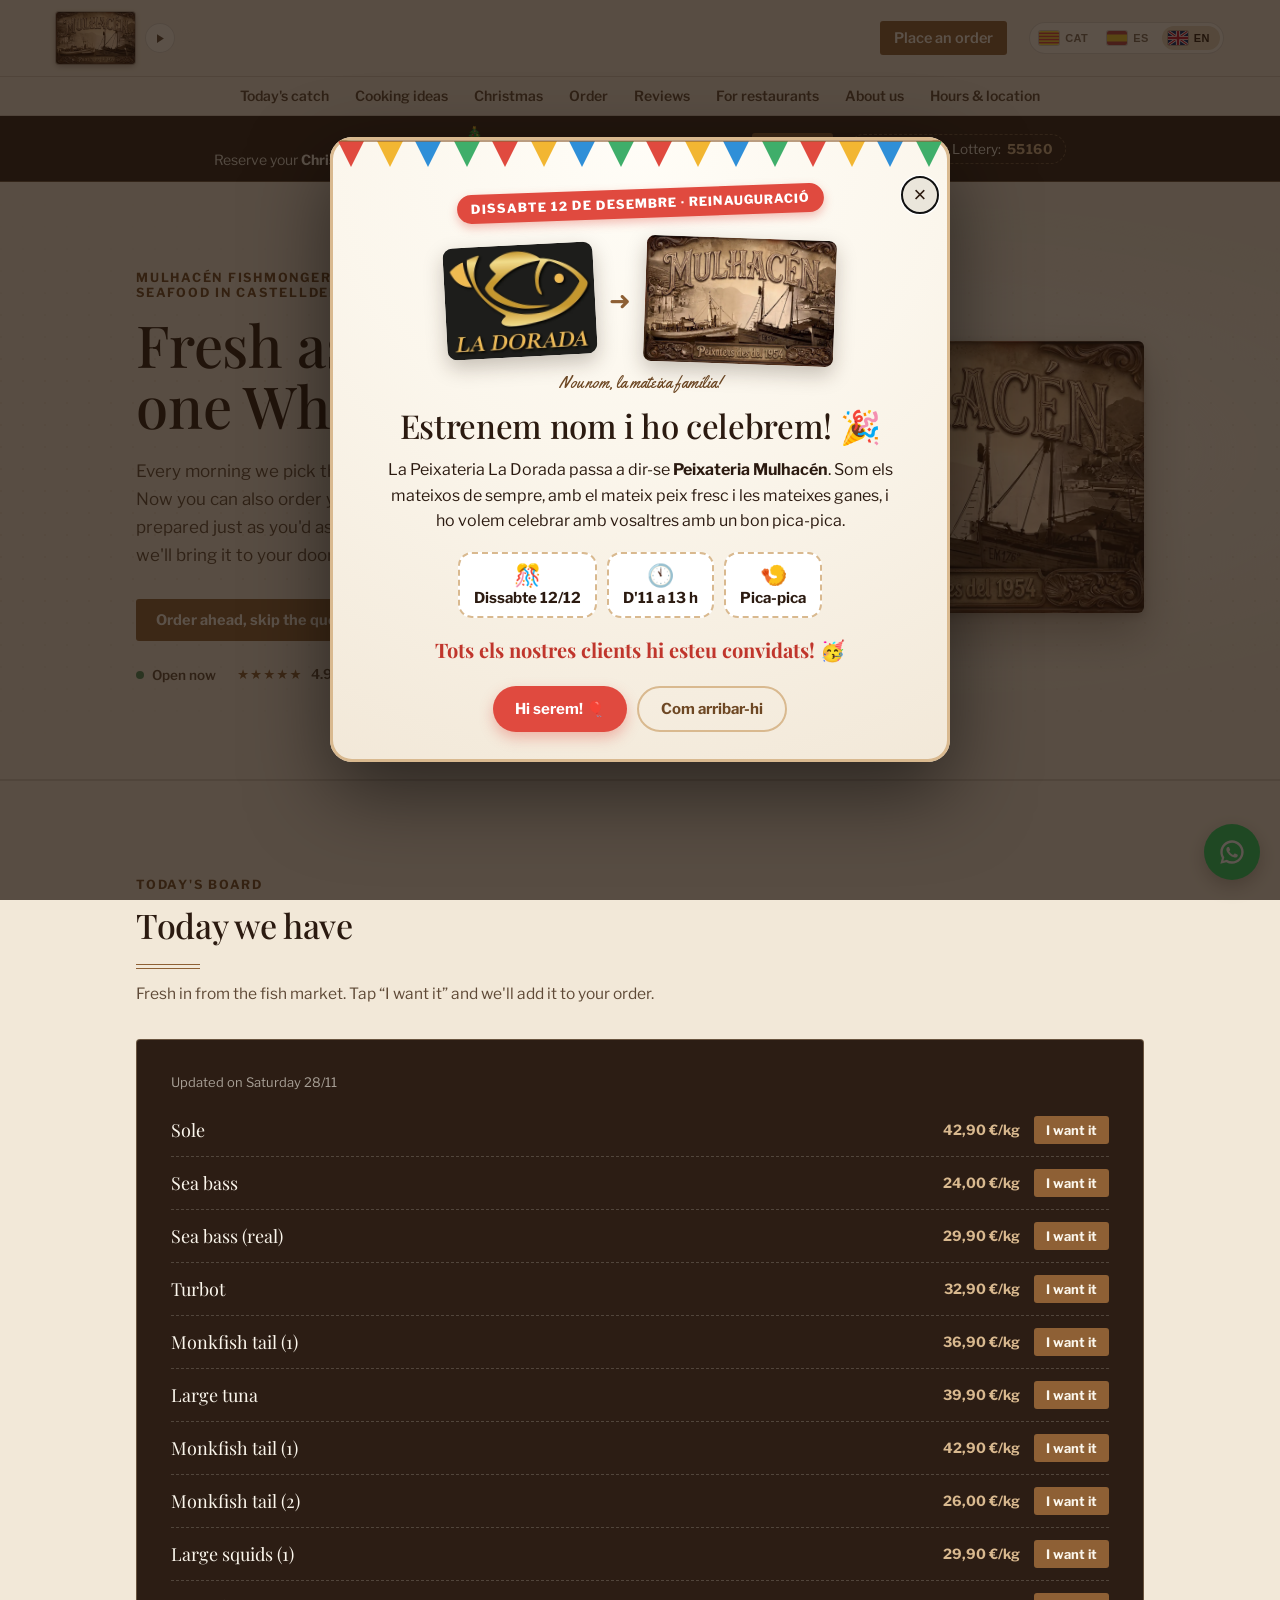
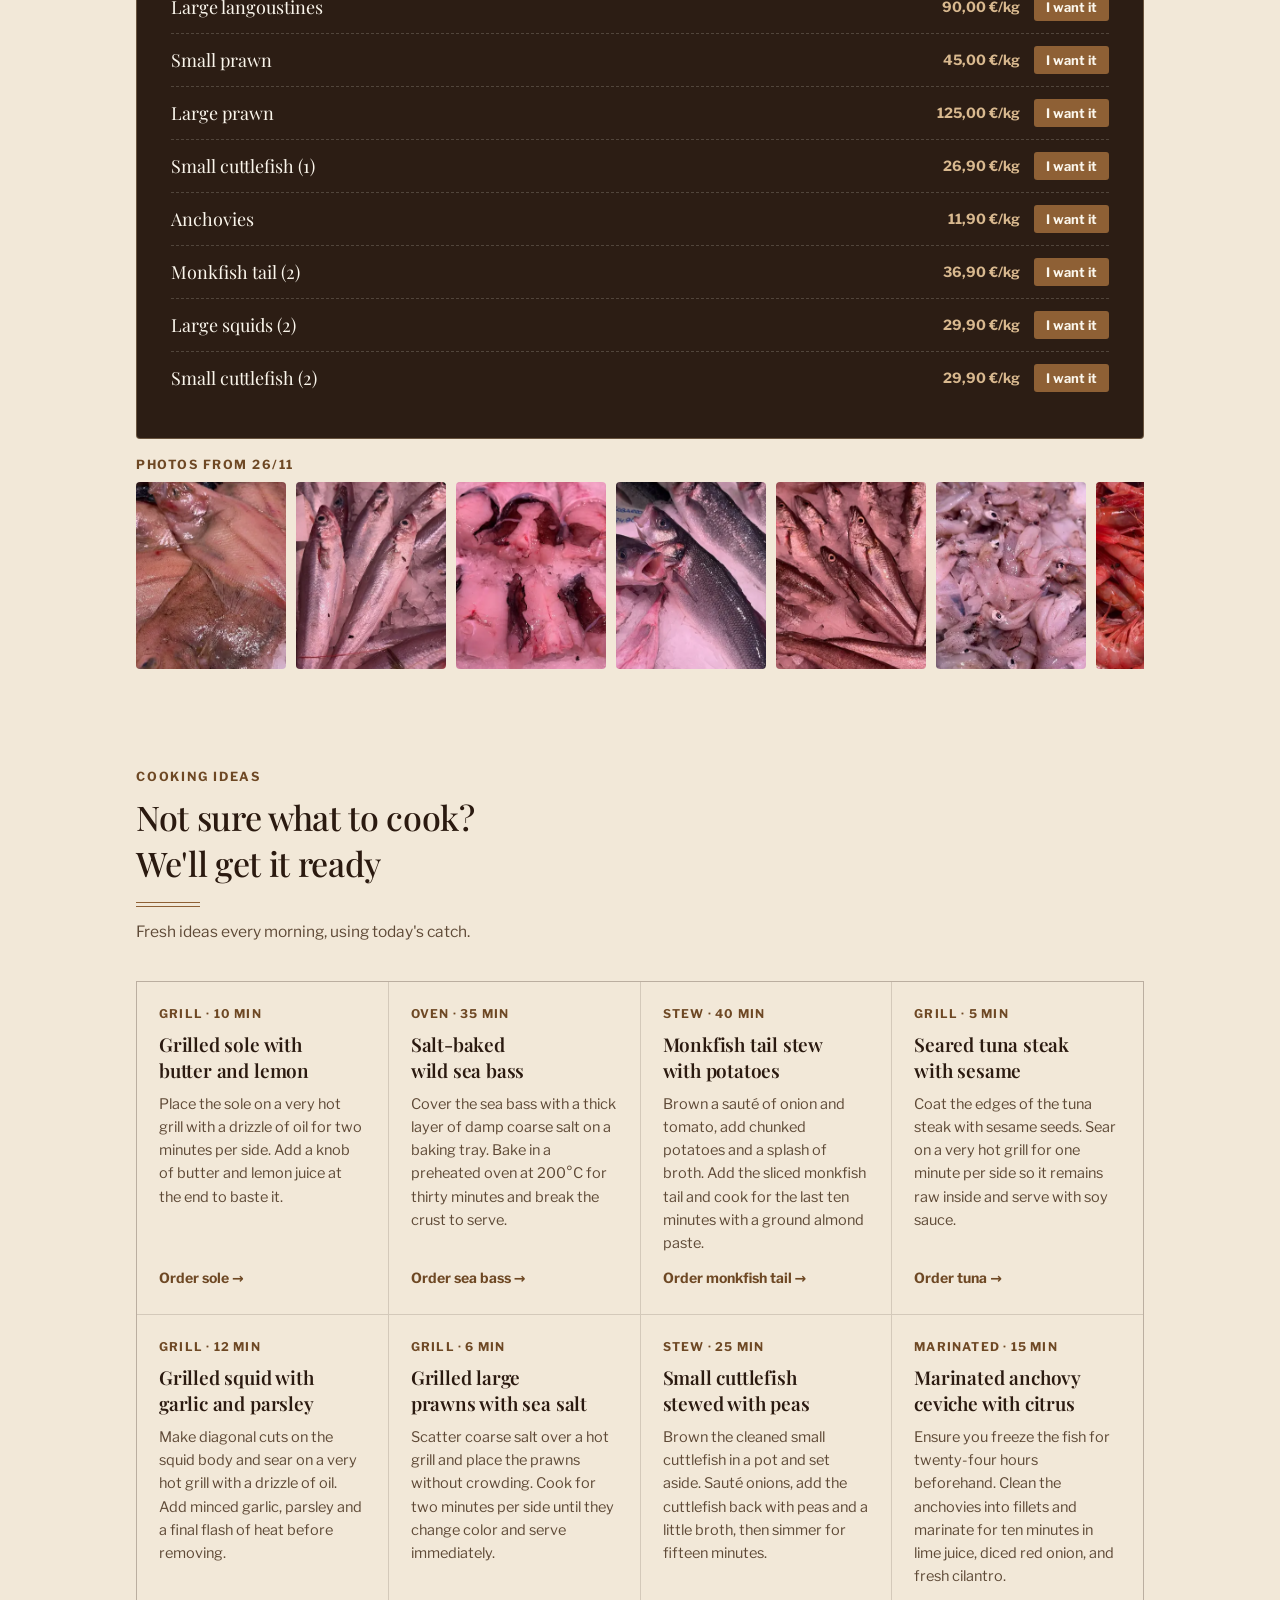
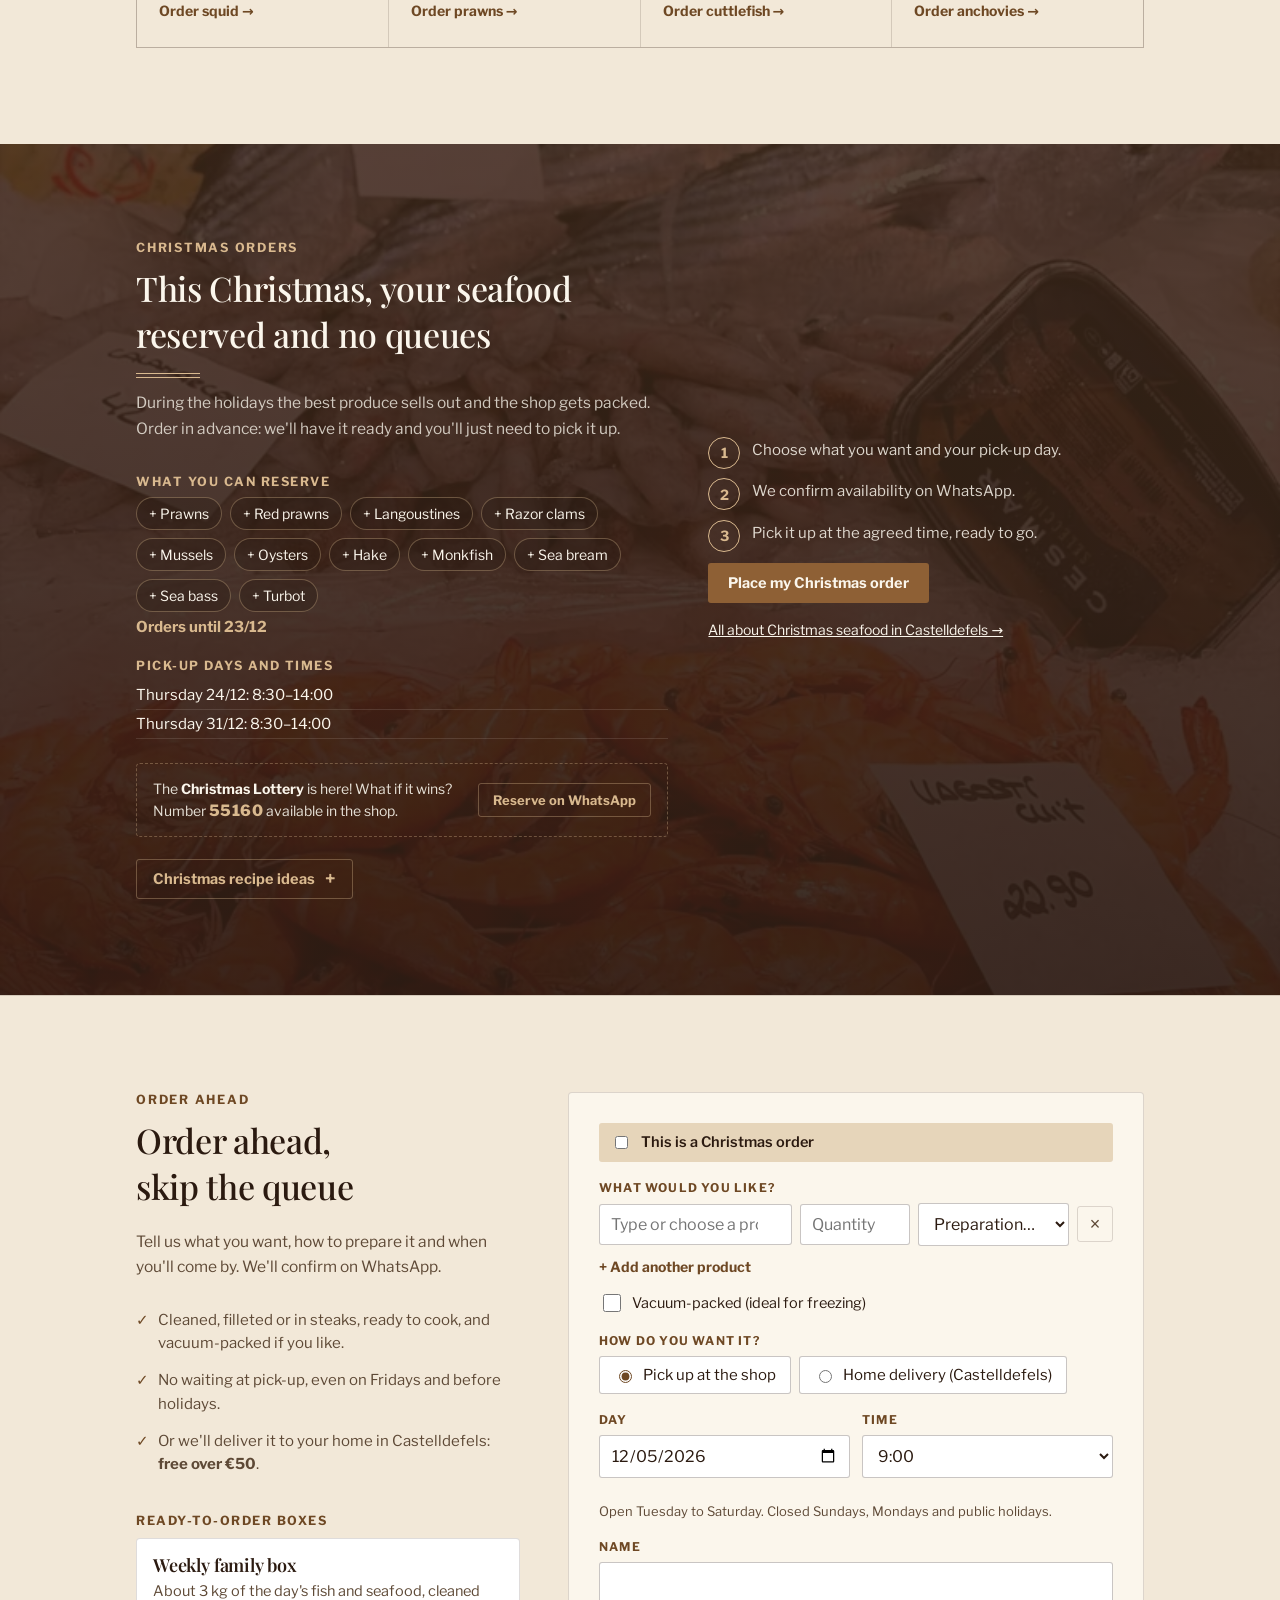
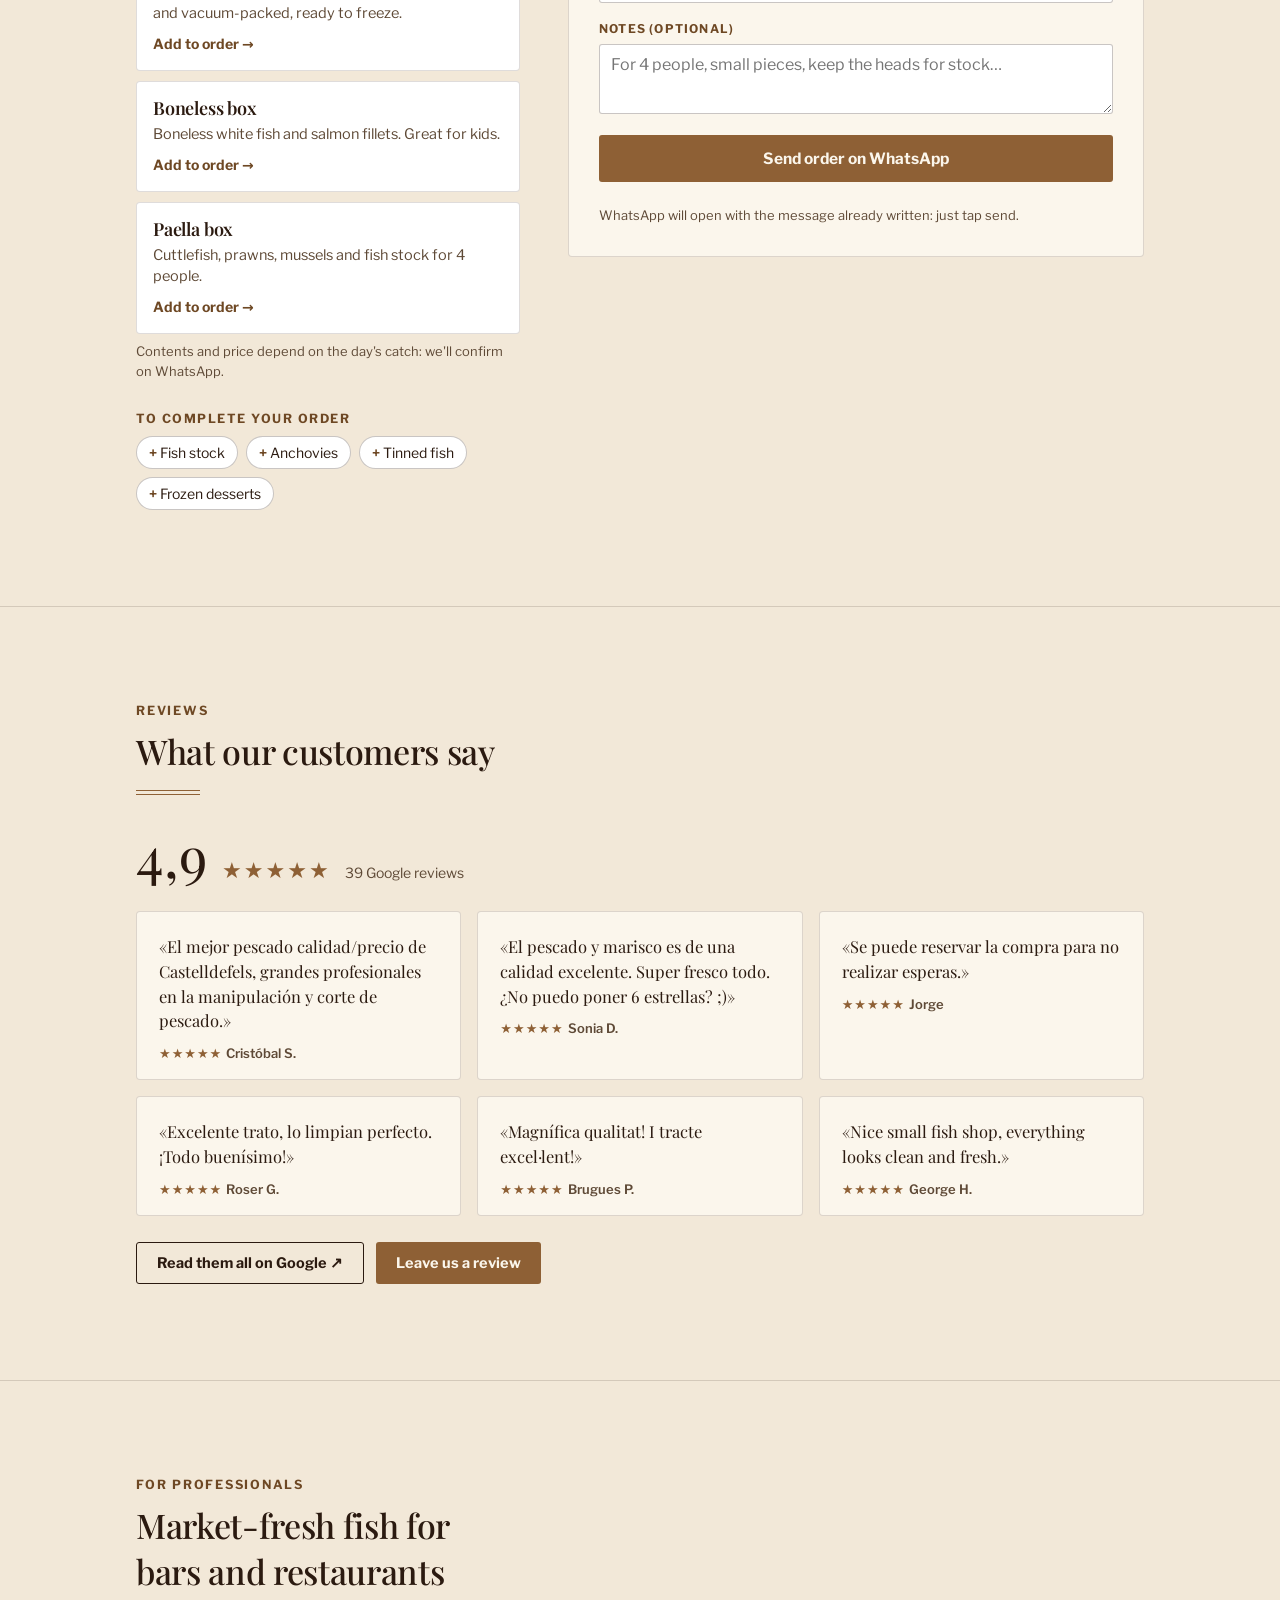
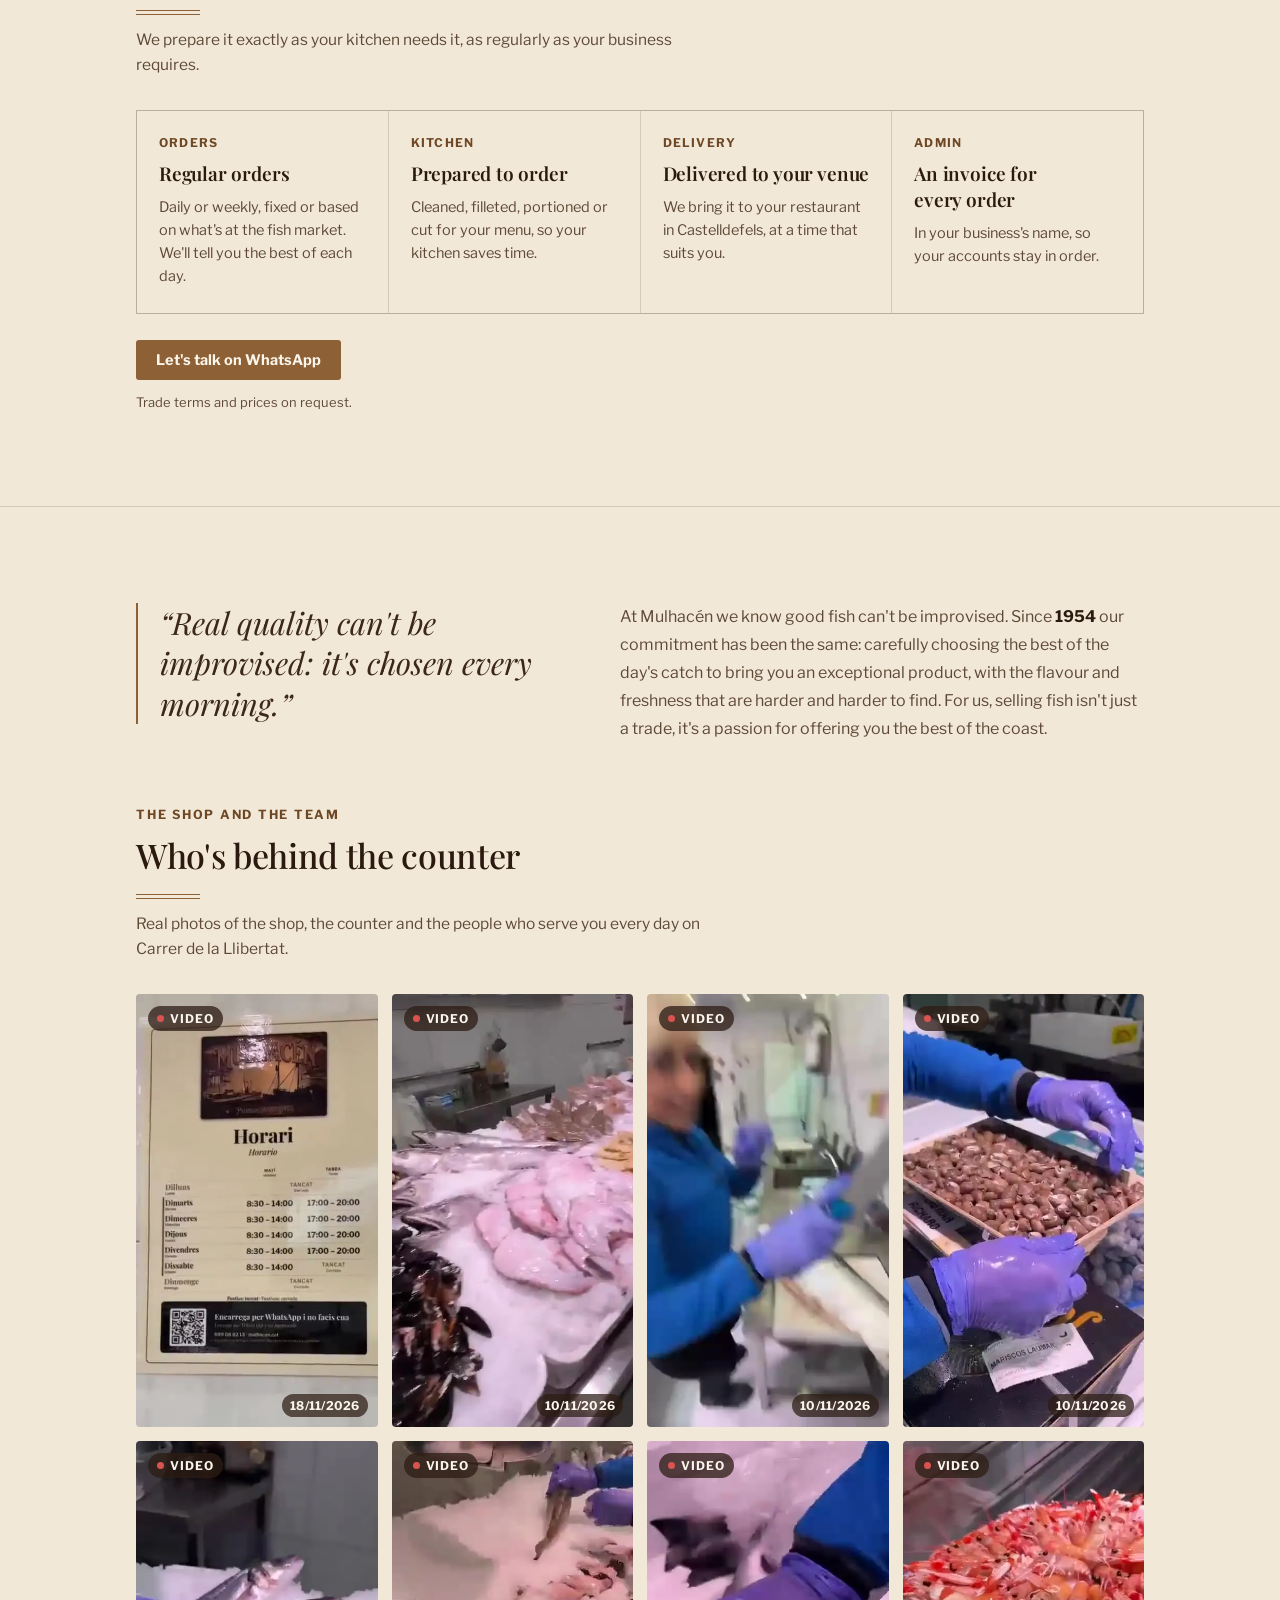
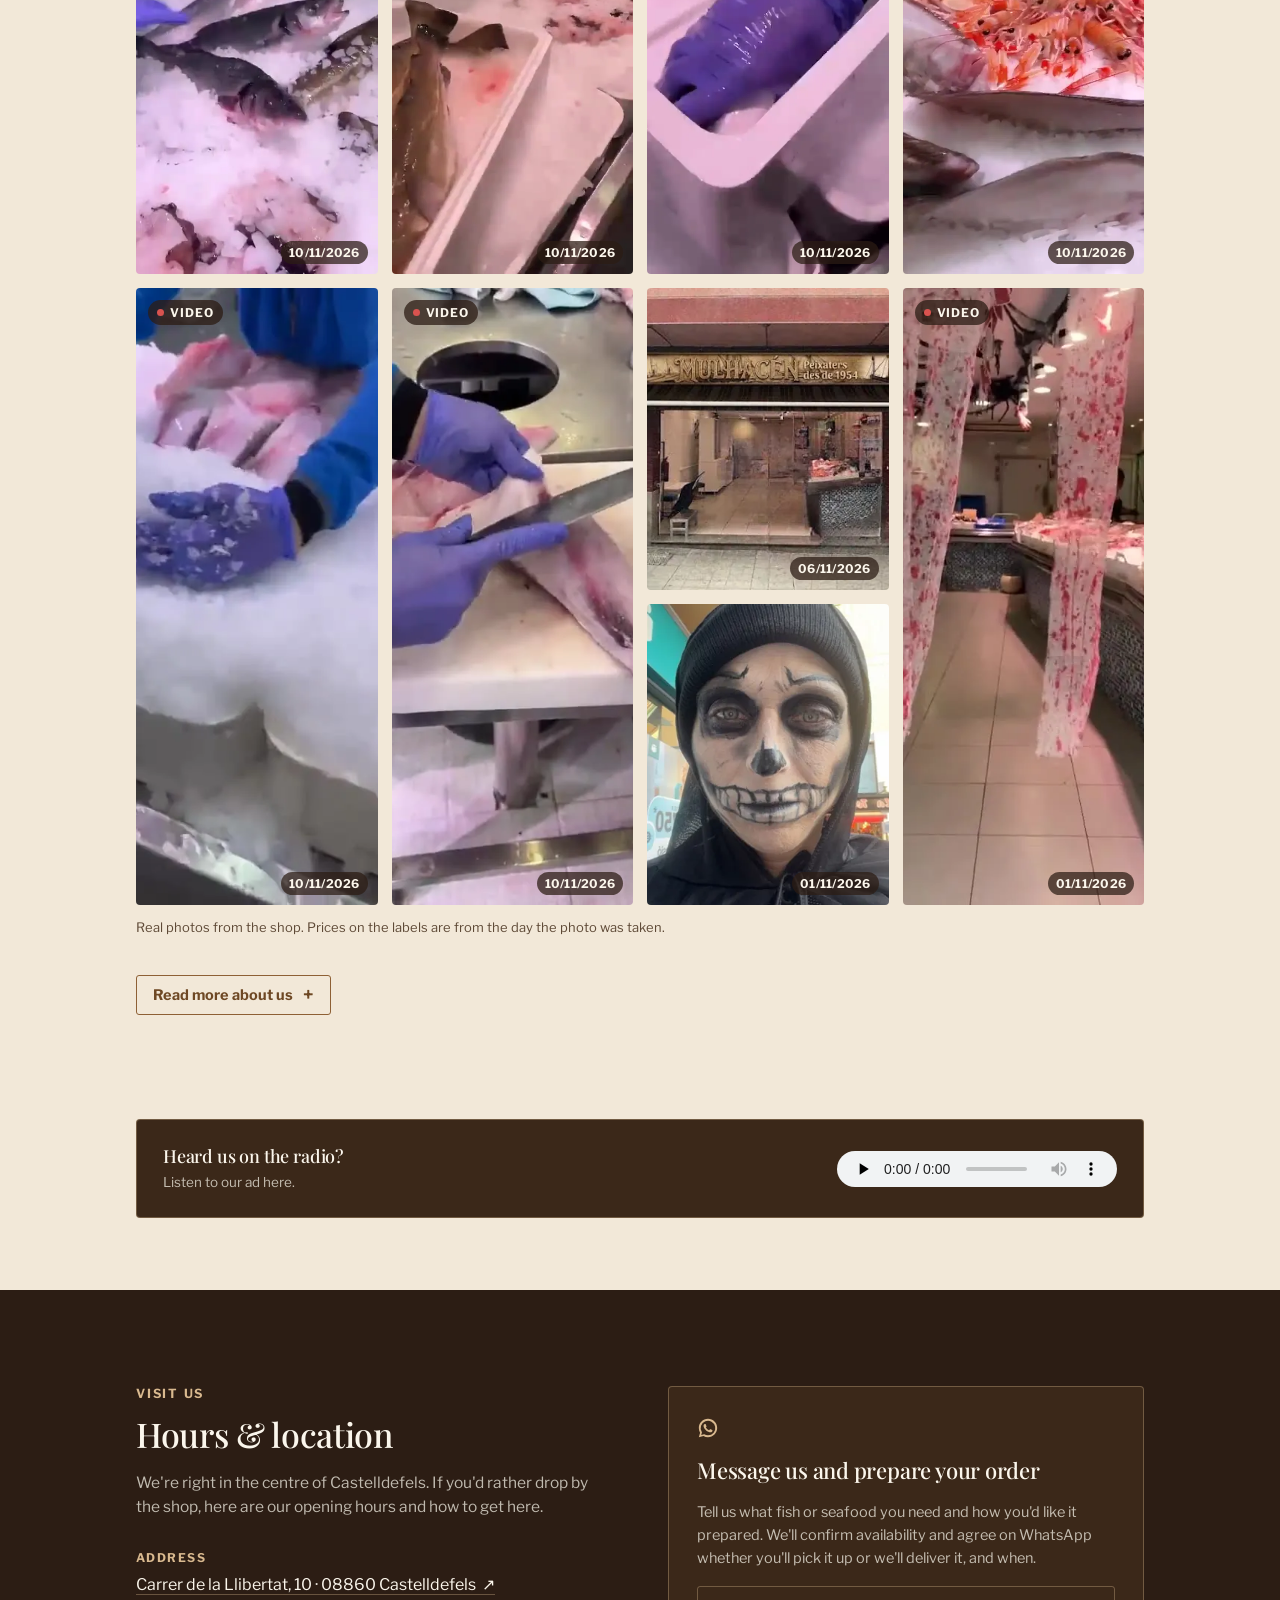
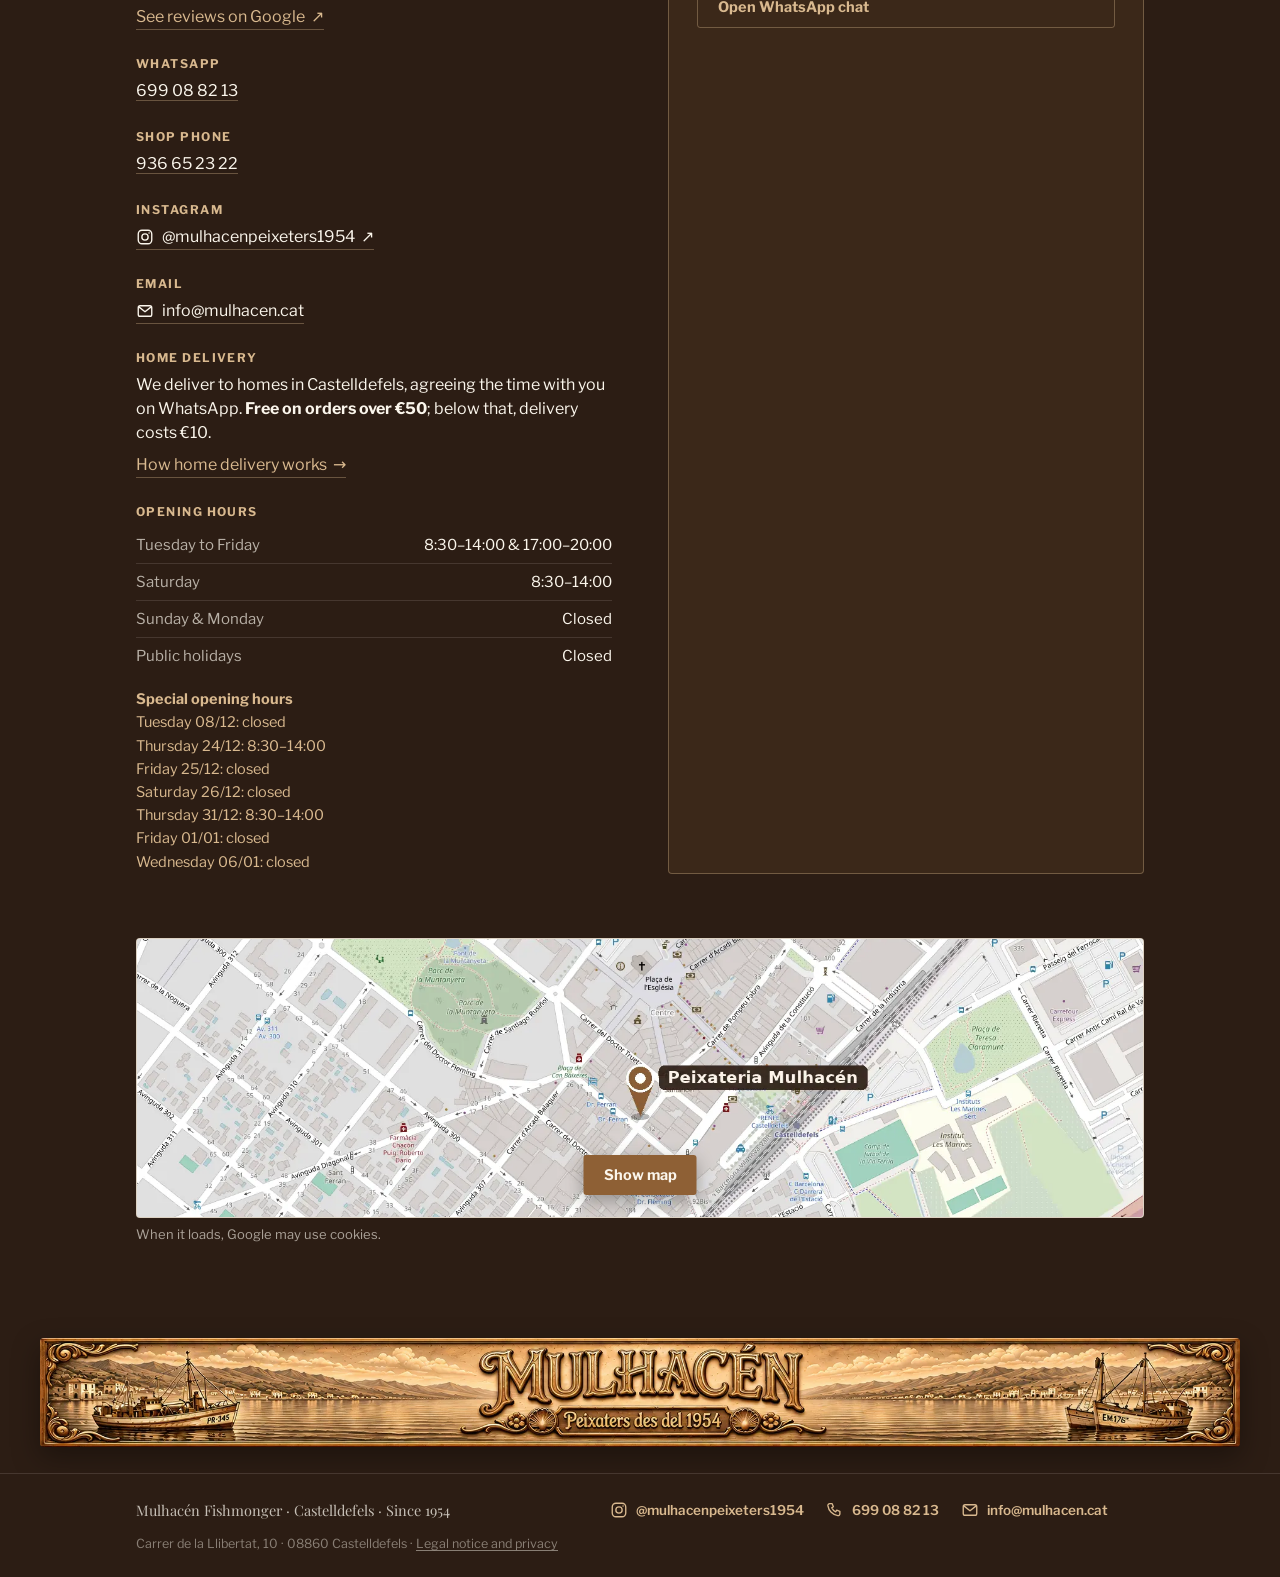
<file: en/index.html>
<!doctype html><html lang="en"><head><meta charset=utf8><base href="/"><script>window.LANG_PAGINA="en"</script><script>document.documentElement.classList.add('js')</script><meta name=viewport content="width=device-width,initial-scale=1"><title>Mulhacén Fishmonger · Fresh fish and seafood in Castelldefels</title><link rel="canonical" href="https://mulhacen.cat/en/"><link rel="alternate" hreflang="ca" href="https://mulhacen.cat/"><link rel="alternate" hreflang="es" href="https://mulhacen.cat/es/"><link rel="alternate" hreflang="en" href="https://mulhacen.cat/en/"><link rel="alternate" hreflang="x-default" href="https://mulhacen.cat/"><link rel="preload" href="/fonts/playfair-display-normal-latin.woff2" as="font" type="font/woff2" crossorigin><link rel="preload" href="/fonts/libre-franklin-normal-latin.woff2" as="font" type="font/woff2" crossorigin><link rel="stylesheet" href="/fonts/fonts.css"><link rel="icon" href="favicon.ico" sizes="48x48"><link rel="icon" type="image/png" sizes="32x32" href="img/favicon-32.png"><link rel="icon" type="image/png" sizes="192x192" href="img/icon-192.png"><link rel="apple-touch-icon" href="img/apple-touch-icon.png"><meta name="theme-color" content="#2C1D14"><meta name="description" content="Fresh fish and seafood in Castelldefels since 1954. Order on WhatsApp and skip the queue: collect in store or free home delivery over €50."><meta property="og:type" content="website"><meta property="og:locale" content="en_GB"><meta property="og:site_name" content="Peixateria Mulhacén"><meta property="og:title" content="Mulhacén Fishmonger · Fresh fish and seafood in Castelldefels"><meta property="og:description" content="Fresh fish and seafood in Castelldefels since 1954. Order on WhatsApp and skip the queue: collect in store or free home delivery over €50."><meta property="og:url" content="https://mulhacen.cat/en/"><meta property="og:image" content="https://mulhacen.cat/og.jpg"><meta property="og:image:width" content="1200"><meta property="og:image:height" content="630"><meta name="twitter:card" content="summary_large_image"><meta name="twitter:image" content="https://mulhacen.cat/og.jpg"><meta property="og:image:alt" content="Taulell de la Peixateria Mulhacén amb peix i marisc fresc"><script type="application/ld+json" id="ldStore">{"@context":"https://schema.org","@type":"Store","@id":"https://mulhacen.cat/#store","name":"Peixateria Mulhacén","description":"Peixateria a Castelldefels des del 1954. Peix i marisc de llotja, encàrrecs per WhatsApp, recollida a la botiga o lliurament a domicili.","url":"https://mulhacen.cat/","image":"https://mulhacen.cat/og.jpg","telephone":"+34936652322","foundingDate":"1954","address":{"@type":"PostalAddress","streetAddress":"Carrer de la Llibertat, 10","postalCode":"08860","addressLocality":"Castelldefels","addressRegion":"Barcelona","addressCountry":"ES"},"geo":{"@type":"GeoCoordinates","latitude":41.2788385,"longitude":1.9767289},"openingHoursSpecification":[{"@type":"OpeningHoursSpecification","dayOfWeek":["Tuesday","Wednesday","Thursday","Friday"],"opens":"08:30","closes":"14:00"},{"@type":"OpeningHoursSpecification","dayOfWeek":["Tuesday","Wednesday","Thursday","Friday"],"opens":"17:00","closes":"20:00"},{"@type":"OpeningHoursSpecification","dayOfWeek":"Saturday","opens":"08:30","closes":"14:00"}],"areaServed":"Castelldefels","sameAs":["https://share.google/4iYkjqqurM3KNHHqT","https://www.instagram.com/mulhacenpeixeters1954/"],"email":"info@mulhacen.cat","logo":"https://mulhacen.cat/img/mulhacen-logo.jpg","priceRange":"€€","hasMap":"https://www.google.com/maps/place/?q=place_id:ChIJHfs3fCyDpBIRCZyUIs1L600","contactPoint":{"@type":"ContactPoint","telephone":"+34699088213","contactType":"customer service","availableLanguage":["ca","es","en"],"description":"WhatsApp"}}</script><style>:root{color-scheme:light}body{margin:0;padding:0;font:14px -apple-system,BlinkMacSystemFont,sans-serif;background:#faf9f5;color:#141413}img{max-width:100%}[hidden]:not([hidden=until-found]){display:none!important}</style><script data-goatcounter="https://mulhacen.goatcounter.com/count" async src="js/count.js"></script></head><body>
<style>

  :root{
    --cream: #F2E8D8;
    --cream-2: #E6D5BA;
    --paper: #FBF6EC;
    --ink: #2B1A10;
    --ink-soft: #5E4936;
    --marine: #2C1D14;
    --marine-2: #3B2819;
    --marine-3: #4E3622;
    --gold: #8E6035;
    --gold-deep: #6E4824;
    --gold-light: #D9B98F;
    --line: rgba(43,26,16,0.15);
    --line-on-dark: rgba(217,185,143,0.35);
  }

  *{ box-sizing:border-box; }
  html{ scroll-behavior:smooth; overflow-x:clip; }
  section[id]{ scroll-margin-top:122px; }
  body{
    margin:0;
    overflow-x:clip;
    background:var(--cream);
    color:var(--ink);
    font-family:"Libre Franklin", ui-sans-serif, system-ui, sans-serif;
    -webkit-font-smoothing:antialiased;
  }
  h1,h2,h3{
    font-family:"Playfair Display", Georgia, "Times New Roman", serif;
    font-weight:500;
    letter-spacing:-0.01em;
    text-wrap:balance;
    margin:0;
    color:var(--ink);
  }
  p{ margin:0; }
  a{ color:inherit; }
  img{ display:block; }
  .wrap{
    max-width:1120px;
    margin:0 auto;
    padding-left:clamp(20px,5vw,56px);
    padding-right:clamp(20px,5vw,56px);
  }
  .eyebrow{
    font-family:"Libre Franklin", sans-serif;
    font-size:12.5px;
    font-weight:700;
    letter-spacing:0.14em;
    text-transform:uppercase;
    color:var(--gold-deep);
  }
  .eyebrow.on-dark{ color:var(--gold-light); }

  /* ---------- Topbar ---------- */
  .topbar{
    position:sticky; top:0; z-index:40;
    background:rgba(242,232,216,0.92);
    backdrop-filter:saturate(140%) blur(8px);
    border-bottom:1px solid var(--line);
  }
  .topbar-inner{
    display:flex; align-items:center; justify-content:space-between;
    gap:20px; padding:12px clamp(20px,5vw,56px);
  }
  .brandmark{ display:flex; align-items:center; gap:10px; text-decoration:none; }
  .wordmark{ display:block; height:52px; width:auto; border-radius:3px; box-shadow:0 2px 6px rgba(43,26,16,0.35), 0 0 0 1px rgba(43,26,16,0.25); }
  .brand-group{ display:flex; align-items:center; gap:10px; }
  .radio-btn{
    display:flex; align-items:center; justify-content:center;
    width:30px; height:30px; border-radius:50%; border:1px solid var(--line);
    background:var(--paper); color:var(--ink-soft); cursor:pointer; padding:0; flex:none;
  }
  .radio-btn:hover{ border-color:var(--gold); color:var(--gold-deep); }
  .radio-btn svg{ width:15px; height:15px; }
  nav.primary{ display:flex; align-items:center; gap:28px; }
  nav.primary a{
    font-size:14.5px; font-weight:600; text-decoration:none; color:var(--ink-soft);
    padding:6px 2px; border-bottom:1px solid transparent;
  }
  nav.primary a:hover{ color:var(--ink); border-bottom-color:var(--gold); }
  nav.primary a.btn-gold, nav.primary a.btn-gold:hover{ color:var(--paper); border-bottom:none; padding:8px 14px; }
  nav.primary a{ white-space:nowrap; }
  .sections{ border-top:1px solid var(--line); }
  .sections-inner{
    position:relative; display:flex; gap:2px; overflow-x:auto; scrollbar-width:none; -webkit-overflow-scrolling:touch;
    padding:0 clamp(12px,4vw,48px);
    mask-image:linear-gradient(to right, transparent 0, #000 14px, #000 calc(100% - 28px), transparent 100%);
    -webkit-mask-image:linear-gradient(to right, transparent 0, #000 14px, #000 calc(100% - 28px), transparent 100%);
  }
  .sections-inner::-webkit-scrollbar{ display:none; }
  .sections-inner a:first-child{ margin-left:auto; }
  .sections-inner a:last-child{ margin-right:auto; }
  .sections a{
    flex:none; padding:10px 12px 9px; font-size:14px; font-weight:600; white-space:nowrap;
    color:var(--ink-soft); text-decoration:none; border-bottom:2px solid transparent;
    transition:color .15s ease, border-color .15s ease;
  }
  .sections a:hover{ color:var(--ink); }
  .sections a[aria-current="true"]{ color:var(--ink); border-bottom-color:var(--gold); }
  .sections a:focus-visible{ outline:2px solid var(--gold); outline-offset:-2px; }
  @media (max-width:560px){ nav.primary{ display:none; } .topbar-inner{ padding-top:9px; padding-bottom:9px; gap:10px; }
    .wordmark{ height:44px; } .brand-group{ gap:8px; } .lang-btn{ padding:4px 6px; gap:4px; } .lang-btn .code{ display:none; } .sections a{ font-size:13.5px; padding:9px 10px 8px; } }
  .btn{
    display:inline-flex; align-items:center; gap:8px;
    font-family:"Libre Franklin", sans-serif; font-weight:700; font-size:14.5px;
    text-decoration:none; padding:11px 20px; border-radius:3px;
    white-space:nowrap;
  }
  .btn-gold{ background:var(--gold); color:var(--paper); }
  .btn-gold:hover{ background:var(--gold-deep); }
  .btn-outline{
    border:1px solid var(--ink); color:var(--ink); background:transparent;
  }
  .btn-outline:hover{ background:var(--ink); color:var(--paper); }
  .btn-outline-dark{
    border:1px solid var(--line-on-dark); color:var(--gold-light); background:transparent;
  }
  .btn-outline-dark:hover{ background:rgba(217,185,143,0.1); }
  .btn-sm{ padding:8px 14px; font-size:13px; }

  /* ---------- Language switch ---------- */
  .topbar-right{ display:flex; align-items:center; gap:22px; }
  .lang-switch{
    display:flex; align-items:center; gap:3px; padding:3px;
    border:1px solid var(--line); border-radius:20px; background:var(--paper);
    flex:none;
  }
  .lang-btn{
    display:flex; align-items:center; gap:6px;
    border:none; background:transparent; padding:5px 10px 5px 6px; border-radius:16px;
    cursor:pointer; opacity:0.8; transition:opacity .15s ease, background .15s ease;
  }
  .lang-btn:hover{ opacity:1; }
  .lang-btn[aria-pressed="true"]{ opacity:1; background:var(--cream-2); }
  .lang-btn .flag{
    width:20px; height:14px; display:block; border-radius:2px; flex:none;
    box-shadow:0 0 0 1px rgba(43,26,16,0.25);
  }
  .lang-btn .code{
    font-size:11px; font-weight:800; letter-spacing:0.04em; color:var(--ink-soft);
  }
  .lang-btn[aria-pressed="true"] .code{ color:var(--ink); }

  /* ---------- Promo banner ---------- */
  .promo-banner{ background:var(--marine); color:var(--paper); border-bottom:1px solid rgba(217,185,143,0.35); }
  .promo-inner{
    display:flex; align-items:center; justify-content:center; gap:16px; flex-wrap:wrap;
    text-align:center; padding:11px clamp(20px,5vw,56px);
  }
  .promo-message{ display:flex; flex-direction:column; align-items:center; gap:2px; }
  .promo-badge{ font-size:20px; line-height:1; }
  .promo-text{ font-size:14px; color:rgba(250,246,236,0.9); line-height:1.5; }
  .promo-text strong{ color:var(--paper); }
  .promo-number{ font-weight:800; color:var(--gold-light); font-size:15.5px; letter-spacing:0.03em; }

  /* ---------- Hero ---------- */
  .hero{ position:relative; overflow:hidden; border-bottom:1px solid var(--line); }
  .hero-grid{
    display:grid; grid-template-columns:1.15fr 0.85fr; align-items:center;
    gap:40px; padding-top:clamp(48px,7vw,88px); padding-bottom:clamp(56px,8vw,96px);
  }
  .hero-h1 .eyebrow{ display:block; line-height:normal; }
  .hero-title{
    display:block; font-size:clamp(34px,4.6vw,58px); line-height:1.06; margin-top:14px;
  }
  .hero-lead{
    margin-top:20px; font-size:17px; line-height:1.65; color:var(--ink-soft);
    max-width:46ch;
  }
  .hero-actions{ display:flex; flex-wrap:wrap; gap:12px; margin-top:30px; }
  .status-badge{
    display:inline-flex; align-items:center; gap:8px; margin-top:26px;
    font-size:13.5px; font-weight:600; color:var(--ink-soft);
  }
  .status-dot{ width:8px; height:8px; border-radius:50%; background:var(--ink-soft); flex:none; }
  .status-dot.open{ background:#4C8B5F; }
  .status-dot.closed{ background:#B25A45; }
  .hero-visual{
    position:relative; display:flex; align-items:center; justify-content:center;
  }
  .hero-visual .plate{
    width:min(100%,470px);
    display:flex; align-items:center; justify-content:center;
  }
  .hero-visual img{
    width:100%; height:auto; border-radius:6px;
    box-shadow:0 22px 44px rgba(43,26,16,0.30), 0 3px 8px rgba(43,26,16,0.22);
  }
  .hero{ background:radial-gradient(ellipse 70% 60% at 72% 45%, rgba(255,250,240,0.75), rgba(255,250,240,0) 70%), var(--cream); }
  .section-head h2::after, .features-head h2::after{
    content:""; display:block; width:64px; height:3px; margin-top:16px;
    border-top:1px solid var(--gold); border-bottom:1px solid var(--gold);
  }
  .nadal .section-head h2::after, .contact h2::after{ border-color:var(--gold-light); }
  .scale-field{
    position:absolute; inset:0; pointer-events:none; opacity:0.5;
    background-image: radial-gradient(circle at 1px 1px, rgba(142,96,53,0.16) 1.4px, transparent 1.4px);
    background-size:22px 22px;
    mask-image:linear-gradient(to bottom, transparent, black 30%, black 70%, transparent);
  }

  /* ---------- Story ---------- */
  .story{ padding:clamp(56px,8vw,96px) 0; border-top:1px solid var(--line); }
  .story-grid{
    display:grid; grid-template-columns:0.9fr 1.1fr; gap:56px; align-items:start;
  }
  .story-quote{
    font-family:"Playfair Display", Georgia, serif; font-style:italic; font-weight:400;
    font-size:clamp(24px,2.4vw,32px); line-height:1.32; color:var(--marine-2);
    border-left:2px solid var(--gold); padding-left:22px;
  }
  .story-body p{ font-size:16px; line-height:1.75; color:var(--ink-soft); }
  .story-body p + p{ margin-top:16px; }
  .story-body strong{ color:var(--ink); font-weight:700; }

  /* ---------- Features ---------- */
  .features{ padding:0 0 clamp(56px,8vw,96px); }
  .features-head{ max-width:56ch; margin-bottom:36px; }
  .features-head h2{ font-size:clamp(26px,3vw,34px); margin-top:10px; }
  .feature-row{
    display:grid; grid-template-columns:repeat(3,1fr); gap:1px;
    background:var(--line); border:1px solid var(--line);
  }
  .feature{ background:var(--cream); padding:28px 26px 30px; }
  .feature .icon{ width:34px; height:34px; }
  .feature h3{ font-size:19px; margin-top:18px; font-weight:600; }
  .feature p{ font-size:14.5px; line-height:1.6; color:var(--ink-soft); margin-top:10px; }

  /* ---------- Contact (dark) ---------- */
  .contact{ background:var(--marine); color:var(--paper); }
  .contact .wrap{ padding:clamp(56px,8vw,96px) clamp(20px,5vw,56px); }
  .contact-grid{ display:grid; grid-template-columns:1fr 1fr; gap:56px; }
  .contact h2{ color:var(--paper); font-size:clamp(26px,3vw,34px); margin-top:10px; }
  .contact-lead{ color:rgba(250,246,236,0.72); font-size:15.5px; line-height:1.6; margin-top:14px; max-width:42ch; }

  .infoblock{ margin-top:30px; }
  .infoblock + .infoblock{ margin-top:26px; }
  .infoblock .label{
    font-size:12px; font-weight:700; letter-spacing:0.12em; text-transform:uppercase;
    color:var(--gold-light); margin-bottom:8px;
  }
  .infoblock .value{ font-size:16px; line-height:1.5; }
  .infoblock a.value{ text-decoration:none; border-bottom:1px solid var(--line-on-dark); }
  .infoblock a.value:hover{ border-bottom-color:var(--gold-light); }

  table.hours{ width:100%; border-collapse:collapse; margin-top:6px; }
  table.hours td{
    padding:9px 0; font-size:15px; border-top:1px solid rgba(250,246,236,0.12);
    font-variant-numeric:tabular-nums;
  }
  table.hours tr:first-child td{ border-top:none; }
  table.hours td.day{ color:rgba(250,246,236,0.68); width:46%; }
  table.hours td.time{ text-align:right; color:var(--paper); }

  .whatsapp-card{
    background:var(--marine-2); border:1px solid var(--line-on-dark);
    border-radius:4px; padding:30px 28px; display:flex; flex-direction:column; gap:16px;
  }
  .whatsapp-card h3{ font-family:"Playfair Display", Georgia, serif; font-weight:500; font-size:22px; color:var(--paper); }
  .whatsapp-card p{ font-size:14.5px; line-height:1.6; color:rgba(250,246,236,0.72); }
  .wa-icon{ width:22px; height:22px; }

  .reviews-link{
    display:inline-block; margin-top:8px; font-size:14px; color:var(--gold-light);
  }

  .map-embed{ grid-column:1 / -1; margin-top:8px; }
  .map-embed iframe, .map-static{
    width:100%; height:280px; border:1px solid var(--line-on-dark); border-radius:4px; display:block;
  }
  .map-static{ position:relative; overflow:hidden; background:#ddd; }
  .map-static img{ width:100%; height:100%; object-fit:cover; display:block; }
  .map-static .btn{ position:absolute; left:50%; bottom:22px; transform:translateX(-50%); border:none; cursor:pointer; box-shadow:0 6px 18px rgba(0,0,0,0.3); }
  .map-note{ margin-top:8px; font-size:13px; color:rgba(250,246,236,0.62); }

  .radio-card{
    grid-column:1 / -1; margin-top:8px; background:var(--marine-2); border:1px solid var(--line-on-dark);
    border-radius:4px; padding:24px 26px; display:flex; align-items:center; justify-content:space-between;
    gap:22px; flex-wrap:wrap;
  }
  .radio-card-text h3{ font-family:"Playfair Display", Georgia, serif; font-weight:500; font-size:18px; color:var(--paper); margin:0 0 4px; }
  .radio-card-text p{ font-size:13.5px; line-height:1.5; color:rgba(250,246,236,0.72); margin:0; }
  .radio-card audio{ height:36px; max-width:280px; width:100%; }

  /* ---------- Footer ---------- */
  .foot-banner{ background:var(--marine); padding:0 clamp(12px,3vw,40px) 26px; }
  .foot-banner picture{ display:block; max-width:1200px; margin:0 auto; }
  .foot-banner img{ display:block; width:100%; height:auto; border-radius:4px; box-shadow:0 10px 28px rgba(0,0,0,0.35); }
  footer{ background:var(--marine); border-top:1px solid rgba(250,246,236,0.12); }
  footer .wrap{
    padding:26px clamp(20px,5vw,56px);
    display:flex; align-items:center; justify-content:space-between; gap:16px; flex-wrap:wrap;
  }
  .foot-brand{ display:flex; align-items:center; gap:10px; }
  .foot-brand span{ font-family:"Playfair Display", Georgia, serif; font-size:14.5px; color:rgba(250,246,236,0.75); }
  footer .fineprint{ font-size:12.5px; color:rgba(250,246,236,0.45); }
  .ig-link{ display:inline-flex; align-items:center; gap:8px; }
  .ig-link svg, .foot-ig svg{ width:18px; height:18px; flex:none; }
  .foot-ig{
    display:inline-flex; align-items:center; gap:8px; font-size:13.5px; font-weight:600;
    color:var(--gold-light); text-decoration:none;
  }
  .foot-ig:hover{ color:var(--paper); }
  .foot-links{ display:flex; flex-wrap:wrap; align-items:center; gap:10px 22px; }
  .foot-legal{ background:none; border:0; padding:0; font:inherit; color:inherit; text-decoration:underline; text-underline-offset:2px; cursor:pointer; }
  .foot-legal:hover{ color:var(--paper); }
  .legal-dlg{
    border:0; padding:0; width:min(720px, calc(100% - 24px)); max-height:calc(100% - 24px); border-radius:14px;
    overflow:hidden auto; background:var(--paper); color:var(--ink); box-shadow:0 30px 80px rgba(0,0,0,0.45);
  }
  .legal-dlg::backdrop{ background:rgba(20,12,8,0.72); }
  .legal-in{ padding:34px clamp(20px,5vw,44px) 28px; }
  .legal-in h2{ font-family:"Playfair Display", Georgia, serif; font-size:clamp(24px,3vw,30px); margin:0 40px 18px 0; }
  .legal-in h3{ font-size:15.5px; margin:20px 0 6px; color:var(--gold); }
  .legal-in p{ font-size:15px; line-height:1.6; margin:0 0 8px; }
  .legal-in a{ color:var(--gold); }
  .legal-x{
    position:sticky; top:12px; float:right; margin:12px 12px 0 0; width:36px; height:36px; border-radius:50%; border:0; padding:0;
    background:rgba(43,26,16,0.08); color:var(--ink); font-size:22px; line-height:36px; cursor:pointer;
  }
  .legal-x:hover{ background:rgba(43,26,16,0.16); }
  footer .wrap{ padding-right:max(clamp(20px,5vw,56px), 92px); }

  /* ---------- Floating WhatsApp ---------- */
  .wa-float{
    position:fixed; right:20px; bottom:20px; z-index:50;
    width:56px; height:56px; border-radius:50%;
    background:#25D366; display:flex; align-items:center; justify-content:center;
    text-decoration:none; box-shadow:0 6px 18px rgba(44,29,20,0.28);
  }
  .wa-float:hover{ background:#1EBE5A; }
  @media (max-width:640px){ .escrivint .wa-float, .escrivint .pan-mini, .escrivint .pan-teaser{ visibility:hidden; } }
  .wa-float svg{ width:28px; height:28px; fill:#fff; }

  .section{ padding:clamp(56px,8vw,96px) 0; border-top:1px solid var(--line); }
  .section-head{ max-width:60ch; margin-bottom:32px; }
  .section-head h2{ font-size:clamp(26px,3vw,34px); margin-top:10px; }
  .section-head p.lead{ margin-top:12px; font-size:15.5px; line-height:1.65; color:var(--ink-soft); }

  .rating-line{
    display:inline-flex; align-items:center; gap:8px; margin-top:14px; margin-left:18px;
    font-size:13.5px; font-weight:600; color:var(--ink-soft); text-decoration:none;
  }
  .rating-line .stars{ color:var(--gold); letter-spacing:1px; }
  .rating-line:hover{ color:var(--ink); }

  @media (min-width:1700px){ html{ zoom:1.2; } }
  @media (min-width:2000px){ html{ zoom:1.35; } }
  @media (min-width:2400px){ html{ zoom:1.6; } }
  @media (min-width:3200px){ html{ zoom:2; } }

  /* ---------- Avui tenim ---------- */
  .board{
    background:var(--marine); color:var(--paper); border-radius:4px;
    padding:clamp(22px,3vw,34px); border:1px solid var(--line-on-dark);
  }
  .board-date{ font-size:13px; color:rgba(250,246,236,0.6); margin-bottom:14px; }
  .board-list{ list-style:none; margin:0; padding:0; }
  .board-item{
    display:flex; align-items:center; justify-content:space-between; gap:14px;
    padding:12px 0; border-top:1px dashed rgba(250,246,236,0.18);
  }
  .board-item:first-child{ border-top:none; }
  .board-item > div:first-child{ flex:1; min-width:0; overflow-wrap:anywhere; }
  .board-name{ font-family:"Playfair Display", Georgia, serif; font-size:18px; }
  .board-note{ display:block; font-size:13px; color:rgba(250,246,236,0.62); margin-top:2px; }
  .board-right{ display:flex; align-items:center; gap:14px; flex:none; }
  .board-price{ font-weight:700; color:var(--gold-light); font-variant-numeric:tabular-nums; white-space:nowrap; }
  .board-empty{ font-size:15px; line-height:1.6; color:rgba(250,246,236,0.8); }
  .board-empty a{ color:var(--gold-light); }
  .board .btn-sm{ padding:6px 12px; }
  .avui-title{ display:flex; align-items:center; flex-wrap:wrap; gap:10px 22px; margin-top:10px; }
  .avui-title h2{ margin-top:0; }
  .neon-txt{
    font-family:"Yellowtail", "Brush Script MT", cursive; font-size:clamp(22px,2.6vw,28px); line-height:1; white-space:nowrap;
    color:var(--neon-txt);
    text-shadow:0 0 2px #fff, 0 0 6px var(--neon), 0 0 12px rgb(var(--neon-glow)), 0 0 22px rgb(var(--neon-glow)), 0 0 38px rgb(var(--neon-glow));
  }
  @media (max-width:759px){
    #avui .section-head{ position:relative; }
    #avui .neon{ position:absolute; top:-14px; right:3px; padding:6px 14px 8px; }
    #avui .neon-txt{ font-size:21px; }
  }
  @media (max-width:379px){
    #avui .neon{ top:-24px; padding:5px 11px 7px; }
    #avui .neon-txt{ font-size:18px; }
  }
  @media (min-width:760px){
    #avui .section-head{ max-width:none; }
    #avui .section-head p.lead{ max-width:60ch; }
    .avui-title{ justify-content:space-between; }
    .neon{ margin-right:clamp(0px,4vw,48px); padding:10px 28px 13px; border-radius:16px; }
    .neon-txt{ font-size:clamp(30px,3.4vw,42px); }
  }
  .neon{
    --neon:#5ce1ff; --neon-glow:0,170,255; --neon-txt:#effcff; --neon-fondo:#0b1a24;
    display:inline-flex; align-items:center; padding:7px 18px 9px; border-radius:12px;
    background:radial-gradient(ellipse at center, var(--neon-fondo) 0%, #070b0f 75%);
    border:2px solid var(--neon); transform:rotate(-4deg);
    box-shadow:0 0 6px var(--neon), 0 0 16px rgba(var(--neon-glow),0.75), inset 0 0 12px rgba(var(--neon-glow),0.55), 0 8px 18px rgba(43,26,16,0.35);
    animation:neon-on 3.2s steps(1,end) 0.4s both, neon-buzz 4s ease-in-out 3.8s infinite;
  }
  .neon-verd{ --neon:#5dff9e; --neon-glow:0,230,110; --neon-txt:#f0fff5; --neon-fondo:#0b2014; }
  .neon[hidden]{ display:none; }
  @keyframes neon-on{
    0%,3%{ opacity:0.12; filter:saturate(0.2); }
    4%{ opacity:1; filter:none; } 6%,13%{ opacity:0.12; filter:saturate(0.2); }
    14%{ opacity:1; filter:none; } 15%{ opacity:0.25; filter:saturate(0.3); } 17%{ opacity:1; filter:none; } 19%,30%{ opacity:0.15; filter:saturate(0.2); }
    32%{ opacity:1; filter:none; } 35%,44%{ opacity:0.2; filter:saturate(0.3); }
    45%{ opacity:1; filter:none; } 46%{ opacity:0.3; } 48%{ opacity:1; } 50%,60%{ opacity:0.25; filter:saturate(0.4); }
    62%{ opacity:1; filter:none; } 64%{ opacity:0.4; } 67%,100%{ opacity:1; filter:none; }
  }
  @keyframes neon-buzz{
    0%,100%{ box-shadow:0 0 6px var(--neon), 0 0 16px rgba(var(--neon-glow),0.75), inset 0 0 12px rgba(var(--neon-glow),0.55), 0 8px 18px rgba(43,26,16,0.35); }
    50%{ box-shadow:0 0 9px var(--neon), 0 0 26px rgba(var(--neon-glow),0.9), inset 0 0 16px rgba(var(--neon-glow),0.7), 0 8px 18px rgba(43,26,16,0.35); }
  }
  @media (prefers-reduced-motion: reduce){ .neon{ animation:none; } }

  /* ---------- Encàrrec ---------- */
  .order-grid{ display:grid; grid-template-columns:0.8fr 1.2fr; gap:48px; align-items:start; }
  .order-perks{ list-style:none; margin:22px 0 0; padding:0; }
  .order-perks li{ position:relative; font-size:15px; line-height:1.55; color:var(--ink-soft); padding:7px 0 7px 22px; }
  .order-perks li::before{ content:"✓"; position:absolute; left:0; top:7px; color:var(--gold-deep); font-weight:800; }
  .order-sub{ margin:30px 0 10px; font-size:12.5px; font-weight:700; letter-spacing:0.12em; text-transform:uppercase; color:var(--gold-deep); }
  .lots{ display:grid; gap:10px; }
  .lot{ border:1px solid var(--line); border-radius:4px; background:#fff; padding:14px 16px; }
  .lot h3{ font-family:"Playfair Display", Georgia, serif; font-size:18px; font-weight:600; color:var(--ink); }
  .lot p{ margin-top:4px; font-size:14.5px; line-height:1.5; color:var(--ink-soft); }
  .lot .link-btn{ margin-top:6px; }
  .lots-note{ margin-top:8px; font-size:13px; line-height:1.5; color:var(--ink-soft); }
  .extras{ display:flex; flex-wrap:wrap; gap:8px; }
  .extra{
    font:inherit; font-size:14px; padding:7px 12px; border-radius:20px; cursor:pointer;
    border:1px solid rgba(43,26,16,0.25); background:#fff; color:var(--ink);
  }
  .extra:hover{ border-color:var(--gold-deep); color:var(--gold-deep); }
  .extra::before{ content:"+ "; color:var(--gold-deep); font-weight:700; }
  .check-line{ display:flex; align-items:center; gap:8px; margin-top:12px; font-size:14.5px; cursor:pointer; }
  .check-line input{ accent-color:var(--gold-deep); width:18px; height:18px; }
  .order-form{
    background:var(--paper); border:1px solid var(--line); border-radius:4px;
    padding:clamp(20px,3vw,30px); display:flex; flex-direction:column; gap:18px;
  }
  .order-form fieldset{ border:none; margin:0; padding:0; min-width:0; }
  .order-form legend, .order-form label.fl{
    display:block; font-size:12px; font-weight:700; letter-spacing:0.1em; text-transform:uppercase;
    color:var(--gold-deep); margin-bottom:8px; padding:0;
  }
  .order-form input[type=text], .order-form input[type=date], .order-form select, .order-form textarea{
    width:100%; font:inherit; font-size:16px; color:var(--ink); background:#fff;
    border:1px solid rgba(43,26,16,0.25); border-radius:3px; padding:10px 11px;
  }
  .order-form textarea{ min-height:70px; resize:vertical; }
  .order-form input:focus, .order-form select:focus, .order-form textarea:focus{ outline:2px solid var(--gold-light); border-color:var(--gold); }
  .item-row{ display:grid; grid-template-columns:1.4fr 0.8fr 1.1fr auto; gap:8px; margin-bottom:8px; align-items:center; }
  .item-del{
    width:36px; height:36px; border:1px solid var(--line); background:transparent; border-radius:3px;
    cursor:pointer; color:var(--ink-soft); font-size:18px; line-height:1;
  }
  .item-del:hover{ border-color:#B25A45; color:#B25A45; }
  .link-btn{
    background:none; border:none; padding:4px 0; font:inherit; font-size:14px; font-weight:700;
    color:var(--gold-deep); cursor:pointer;
  }
  .link-btn:hover{ text-decoration:underline; }
  .seg{ display:flex; gap:8px; flex-wrap:wrap; }
  .seg label{
    display:flex; align-items:center; gap:8px; cursor:pointer; font-size:15px;
    border:1px solid rgba(43,26,16,0.25); border-radius:3px; padding:9px 14px; background:#fff;
  }
  .seg input{ accent-color:var(--gold-deep); }
  .two-col{ display:grid; grid-template-columns:1fr 1fr; gap:12px; }
  .form-hint{ font-size:13px; line-height:1.5; color:var(--ink-soft); margin-top:6px; }
  .form-error{ font-size:14px; color:#B25A45; font-weight:600; }
  .order-form .btn{ justify-content:center; border:none; cursor:pointer; font-size:15.5px; padding:14px 20px; white-space:normal; text-align:center; }
  .order-grid > *{ min-width:0; }
  .nadal-flag{
    display:flex; align-items:center; gap:10px; font-size:14.5px; font-weight:600;
    background:var(--cream-2); padding:10px 12px; border-radius:3px;
  }

  /* ---------- Taulell (galeria) ---------- */
  .gallery-banner{
    position:relative; margin:0 0 14px; border-radius:4px; overflow:hidden; background:var(--marine);
    aspect-ratio:2 / 1;
  }
  .gallery-banner img{ width:100%; height:100%; object-fit:cover; }
  .gallery-banner figcaption{
    position:absolute; left:0; right:0; bottom:0; padding:60px clamp(18px,3vw,32px) clamp(16px,2.4vw,26px);
    background:linear-gradient(to top, rgba(44,29,20,0.88), rgba(44,29,20,0));
    font-family:"Playfair Display", Georgia, serif; font-style:italic; font-size:clamp(20px,2.6vw,30px); color:var(--paper);
  }
  .shop-gallery{ margin-top:clamp(40px,6vw,64px); margin-bottom:clamp(24px,4vw,40px); }
  .gallery{ display:grid; grid-template-columns:repeat(4,1fr); gap:14px; grid-auto-flow:dense; }
  .tile{
    position:relative; margin:0; border-radius:4px; overflow:hidden; background:var(--marine);
    aspect-ratio:4 / 5; cursor:zoom-in; border:none; padding:0; display:block; width:100%; font:inherit;
  }
  .tile img, .tile video{ width:100%; height:100%; object-fit:cover; display:block; transition:transform .6s ease; }
  .tile:hover img, .tile:focus-visible img{ transform:scale(1.04); }
  .tile:focus-visible{ outline:2px solid var(--gold); outline-offset:3px; }
  .tile .cap{
    position:absolute; left:0; right:0; bottom:0; padding:40px 14px 12px; text-align:left;
    background:linear-gradient(to top, rgba(44,29,20,0.85), rgba(44,29,20,0));
    font-family:"Playfair Display", Georgia, serif; font-size:16px; color:var(--paper);
  }
  .tile-video{ grid-row:span 2; aspect-ratio:auto; cursor:zoom-in; }
  .tile-video .badge{
    position:absolute; top:12px; left:12px; display:flex; align-items:center; gap:6px;
    background:rgba(44,29,20,0.75); color:var(--paper); font-size:12px; font-weight:700; letter-spacing:0.08em;
    text-transform:uppercase; padding:5px 9px; border-radius:20px;
  }
  .tile-date{
    position:absolute; right:10px; bottom:10px; z-index:1; pointer-events:none;
    background:rgba(44,29,20,0.72); color:var(--paper); font-size:12px; font-weight:700; letter-spacing:0.02em;
    padding:4px 8px; border-radius:20px;
  }
  .tile-video .badge::before{ content:""; width:7px; height:7px; border-radius:50%; background:#D9534F; }
  .gallery-note{ margin-top:14px; font-size:13px; color:var(--ink-soft); }

  .lightbox{
    border:none; padding:0; background:transparent; max-width:min(92vw,720px); max-height:92vh; overflow:visible;
  }
  .lightbox::backdrop{ background:rgba(16,30,33,0.92); }
  .lightbox figure{ margin:0; }
  .lightbox img, .lightbox video{ display:block; max-width:100%; max-height:80vh; margin:0 auto; border-radius:4px; touch-action:pan-y; user-select:none; -webkit-user-drag:none; }
  .lightbox video{ background:#000; }
  .lightbox [hidden]{ display:none !important; }
  .lightbox figcaption{ text-align:center; color:var(--paper); font-family:"Playfair Display", Georgia, serif; font-size:18px; margin-top:12px; }
  .lb-btn{
    position:fixed; width:46px; height:46px; border-radius:50%; border:1px solid var(--line-on-dark);
    background:rgba(44,29,20,0.8); color:var(--paper); font-size:22px; line-height:1; cursor:pointer;
  }
  .lb-btn:hover{ border-color:var(--gold-light); color:var(--gold-light); }
  .lightbox.single .lb-prev, .lightbox.single .lb-next{ display:none; }
  .lb-close{ top:16px; right:16px; }
  .lb-prev{ left:16px; top:50%; transform:translateY(-50%); }
  .lb-next{ right:16px; top:50%; transform:translateY(-50%); }

  /* ---------- Nadal ---------- */
  .nadal{
    color:var(--paper); border-top:none;
    background:linear-gradient(rgba(59,40,25,0.86), rgba(44,29,20,0.93)), url("img/llagostins-800.webp") center / cover no-repeat;
  }
  .nadal .section-head h2{ color:var(--paper); }
  .nadal .section-head p.lead{ color:rgba(250,246,236,0.78); }
  .nadal-grid{ display:grid; grid-template-columns:1.1fr 0.9fr; gap:40px; align-items:center; }
  .chips{ display:flex; flex-wrap:wrap; gap:8px; margin-top:4px; }
  .chip{
    font:inherit; font-size:14px; padding:7px 12px; border-radius:20px; cursor:pointer;
    border:1px solid var(--line-on-dark); color:var(--paper); background:rgba(44,29,20,0.4);
  }
  .chip:hover{ border-color:var(--gold-light); color:var(--gold-light); }
  .nadal-steps{ list-style:none; counter-reset:s; margin:0; padding:0; }
  .nadal-steps li{
    counter-increment:s; position:relative; padding:0 0 18px 44px;
    font-size:15px; line-height:1.55; color:rgba(250,246,236,0.85);
  }
  .nadal-steps li::before{
    content:counter(s); position:absolute; left:0; top:-2px; width:30px; height:30px; border-radius:50%;
    border:1px solid var(--gold-light); color:var(--gold-light); display:flex; align-items:center; justify-content:center;
    font-weight:700; font-size:14px;
  }
  .nadal-sub{ margin-top:22px; margin-bottom:8px; font-size:12.5px; font-weight:700; letter-spacing:0.12em; text-transform:uppercase; color:var(--gold-light); }
  .nadal-pickup ul{ list-style:none; margin:0; padding:0; }
  .nadal-pickup li{ padding:5px 0; font-size:15px; color:var(--paper); border-bottom:1px solid rgba(250,246,236,0.12); }
  .nadal-note{ font-size:14.5px; color:rgba(250,246,236,0.75); }
  .banner-lot{
    display:inline-flex; align-items:center; gap:6px; font-size:13.5px; text-decoration:none;
    color:var(--paper); border:1px dashed var(--line-on-dark); border-radius:20px; padding:6px 12px;
  }
  .banner-lot strong{ color:var(--gold-light); letter-spacing:0.04em; }
  .banner-lot:hover{ border-color:var(--gold-light); }
  .today-photos{ margin-top:18px; }
  .today-title{ margin-bottom:10px; font-size:12.5px; font-weight:700; letter-spacing:0.12em; text-transform:uppercase; color:var(--gold-deep); }
  .today-strip{ display:flex; gap:10px; overflow-x:auto; scroll-snap-type:x mandatory; scrollbar-width:none; padding-bottom:4px; }
  .today-strip::-webkit-scrollbar{ display:none; }
  .today-strip button{
    flex:0 0 150px; aspect-ratio:4 / 5; padding:0; border:none; border-radius:4px; overflow:hidden;
    background:var(--marine); cursor:zoom-in; scroll-snap-align:start;
  }
  .today-strip img{ width:100%; height:100%; object-fit:cover; display:block; }
  @media (max-width:560px){ .today-strip button{ flex-basis:42%; } }
  .canal-link{
    display:inline-flex; align-items:center; gap:8px; margin-top:14px; font-size:14.5px; font-weight:600;
    color:var(--gold-deep); text-decoration:none; border-bottom:1px solid var(--gold);
  }
  .canal-link:hover{ color:var(--ink); }
  .loteria{
    margin-top:24px; padding:14px 16px; border:1px dashed var(--line-on-dark); border-radius:4px;
    display:flex; align-items:center; justify-content:space-between; gap:12px; flex-wrap:wrap;
  }
  .loteria .promo-text{ font-size:14px; }
  .nadal-deadline{ margin-top:6px; font-weight:700; color:var(--gold-light); font-size:15px; }

  /* ---------- Sorteig de la panera ---------- */
  .pan-teaser{
    position:fixed; left:16px; bottom:20px; z-index:60; width:calc(100% - 108px); max-width:350px;
    border-radius:14px; background:linear-gradient(135deg,#C0262F 0%,#7E1219 100%); color:#FFF6E8;
    box-shadow:0 12px 30px rgba(60,10,10,0.40), inset 0 0 0 2px rgba(217,185,143,0.7);
    transition:transform .7s cubic-bezier(.2,1.35,.4,1), opacity .4s;
  }
  .js .pan-teaser{ transform:translateY(170%); opacity:0; }
  .js .pan-teaser.show{ transform:none; opacity:1; }
  .pan-open{
    display:flex; align-items:center; gap:12px; width:100%; padding:16px 40px 14px 14px; border:0; background:none;
    color:inherit; font:inherit; text-align:left; cursor:pointer; border-radius:14px;
  }
  .pan-toca{
    position:absolute; left:4px; bottom:-11px; z-index:1;
    background:#FFD54A; color:#7E1219; font-size:12.5px; font-weight:800; letter-spacing:.02em;
    padding:4px 9px; border-radius:999px; box-shadow:0 3px 8px rgba(60,10,10,0.35);
    transform:rotate(-6deg); animation:panPols 1.6s ease-in-out infinite;
  }
  @keyframes panPols{ 0%,100%{ transform:rotate(-6deg) scale(1); } 50%{ transform:rotate(-6deg) scale(1.12); } }
  .pan-open:focus-visible, .pan-mini:focus-visible{ outline:3px solid #F3D38F; outline-offset:2px; }
  .pan-gift{ font-size:40px; line-height:1; flex:none; animation:panWiggle 2.6s ease-in-out infinite; transform-origin:50% 85%; }
  .pan-open strong{ display:block; font-family:"Playfair Display", Georgia, serif; font-size:17.5px; line-height:1.2; color:#fff; }
  .pan-open small{ display:block; margin-top:5px; font-size:12.5px; line-height:1.35; color:#F8DDAE; font-weight:600; }
  .pan-lights{ position:absolute; left:12px; right:12px; top:-6px; height:12px; display:flex; justify-content:space-between; pointer-events:none; }
  .pan-lights i{ width:9px; height:12px; border-radius:50% 50% 45% 45%; background:#FFD54A; box-shadow:0 0 9px #FFD54A; animation:panBlink 1.5s infinite; }
  .pan-lights i:nth-child(3n+2){ background:#5CE07A; box-shadow:0 0 9px #5CE07A; animation-delay:.5s; }
  .pan-lights i:nth-child(3n){ background:#7CC8FF; box-shadow:0 0 9px #7CC8FF; animation-delay:1s; }
  .pan-x{
    position:absolute; top:7px; right:7px; width:28px; height:28px; border-radius:50%; border:0; padding:0;
    background:rgba(255,255,255,0.18); color:#fff; font-size:17px; line-height:28px; cursor:pointer;
  }
  .pan-x:hover{ background:rgba(255,255,255,0.3); }
  .pan-mini{
    position:fixed; left:16px; bottom:20px; z-index:60; width:58px; height:58px; border-radius:50%; padding:0;
    border:2px solid #D9B98F; background:#B3202A; font-size:29px; line-height:1; cursor:pointer;
    box-shadow:0 6px 18px rgba(60,10,10,0.38); animation:panWiggle 3.2s ease-in-out infinite;
  }
  .pan-dlg{
    border:0; padding:0; width:min(900px, calc(100% - 24px)); max-height:calc(100% - 24px); border-radius:18px;
    overflow:hidden auto; color:#F1E9DA; position:relative;
    background:radial-gradient(circle at 15% 0%, #23664A 0%, #123828 55%, #0D2A1E 100%);
    box-shadow:0 30px 80px rgba(0,0,0,0.55), inset 0 0 0 3px rgba(217,185,143,0.55);
  }
  .pan-dlg::backdrop{ background:rgba(24,8,8,0.80); }
  .pan-dlg .pan-lights{ top:8px; left:24px; right:56px; }
  .pan-snow{ position:absolute; inset:0; overflow:hidden; pointer-events:none; z-index:2; }
  .pan-snow span{ position:absolute; top:-24px; color:#fff; opacity:.6; text-shadow:0 0 4px rgba(255,255,255,0.5); animation:panFall linear infinite; }
  .pan-card{ position:relative; z-index:1; display:grid; grid-template-columns:minmax(0,0.85fr) minmax(0,1.15fr); gap:32px; align-items:center; padding:44px 36px 34px; }
  .pan-photo{ margin:0; background:#fff; padding:10px 10px 16px; border-radius:6px; transform:rotate(-2.5deg); box-shadow:0 16px 34px rgba(0,0,0,0.45); }
  .pan-photo img{ display:block; width:100%; height:auto; max-height:62vh; object-fit:contain; border-radius:3px; background:#eee; }
  .pan-eyebrow{ display:inline-block; background:#C0262F; color:#fff; font-weight:800; font-size:12px; letter-spacing:.08em; text-transform:uppercase; padding:6px 10px; border-radius:4px; }
  .pan-body h2{ font-family:"Playfair Display", Georgia, serif; color:#F3D38F; font-size:clamp(26px,3.4vw,36px); line-height:1.15; margin:14px 0 14px; }
  .pan-body p{ font-size:16px; line-height:1.65; margin:0 0 12px; }
  .pan-body strong{ color:#fff; }
  .pan-actions{ display:flex; gap:10px; flex-wrap:wrap; margin-top:20px; }
  .pan-actions button{ font:inherit; font-weight:700; font-size:14.5px; border-radius:999px; padding:11px 18px; cursor:pointer; }
  .pan-ok{ background:#D9B98F; color:#2B1A10; border:0; }
  .pan-ok:hover{ background:#F3D38F; }
  .pan-music{ background:transparent; color:#F3D38F; border:1px solid rgba(243,211,143,0.6); }
  .pan-music:hover{ background:rgba(243,211,143,0.12); }
  .pan-music[aria-pressed="true"] .pan-m-on, .pan-music[aria-pressed="false"] .pan-m-off{ display:none; }
  .pan-dlg-x{
    position:absolute; top:12px; right:12px; z-index:3; width:36px; height:36px; border-radius:50%; border:0; padding:0;
    background:rgba(255,255,255,0.14); color:#fff; font-size:22px; line-height:36px; cursor:pointer;
  }
  .pan-dlg-x:hover{ background:rgba(255,255,255,0.28); }
  @keyframes panWiggle{ 0%,68%,100%{ transform:rotate(0); } 74%{ transform:rotate(-14deg); } 80%{ transform:rotate(11deg); } 86%{ transform:rotate(-7deg); } 92%{ transform:rotate(4deg); } }
  @keyframes panBlink{ 0%,100%{ opacity:1; } 50%{ opacity:.3; } }
  @keyframes panFall{ to{ transform:translate3d(var(--dx,0px), 1200px, 0) rotate(320deg); } }
  @media (max-width:640px){
    .pan-card{ grid-template-columns:1fr; gap:20px; padding:40px 18px 22px; }
    .pan-photo{ max-width:240px; margin:0 auto; }
    .pan-photo img{ max-height:34vh; }
    .pan-body{ text-align:center; }
    .pan-actions{ justify-content:center; }
    .pan-body p{ font-size:15.5px; }
  }
  @media (prefers-reduced-motion: reduce){
    .pan-gift, .pan-mini, .pan-lights i, .pan-toca{ animation:none; }
    .pan-teaser{ transition:none; }
    .pan-snow{ display:none; }
  }

  /* ---------- Reinauguracio ---------- */
  .ri-dlg{
    border:0; padding:0; width:min(620px, calc(100% - 24px)); max-height:calc(100% - 24px); border-radius:22px;
    overflow:hidden auto; color:var(--ink); position:relative; text-align:center;
    background:radial-gradient(circle at 50% 0%, #FFFDF7 0%, var(--paper) 45%, var(--cream) 100%);
    box-shadow:0 30px 80px rgba(0,0,0,0.5), inset 0 0 0 3px var(--gold-light);
  }
  .ri-dlg[open]{ animation:riPop .6s cubic-bezier(.2,1.4,.4,1) both; }
  .ri-dlg::backdrop{ background:rgba(30,18,10,0.72); }
  .ri-bunting{ position:absolute; top:0; left:0; right:0; height:34px; display:flex; justify-content:space-between; padding:0 8px; pointer-events:none; z-index:2; }
  .ri-bunting::before{ content:""; position:absolute; left:0; right:0; top:3px; height:2px; background:var(--gold); opacity:.6; }
  .ri-bunting i{ width:0; height:0; border-left:13px solid transparent; border-right:13px solid transparent; border-top:26px solid #E04A3F; margin-top:4px; transform-origin:50% 0; animation:riSwing 2.8s ease-in-out infinite; }
  .ri-bunting i:nth-child(4n+2){ border-top-color:#F2B632; animation-delay:.3s; }
  .ri-bunting i:nth-child(4n+3){ border-top-color:#2F8FD8; animation-delay:.6s; }
  .ri-bunting i:nth-child(4n){ border-top-color:#3FAE6A; animation-delay:.9s; }
  .ri-confeti{ position:absolute; inset:0; overflow:hidden; pointer-events:none; z-index:1; }
  .ri-confeti span{ position:absolute; top:-20px; width:7px; height:11px; border-radius:2px; opacity:.55; animation:riFall linear infinite; }
  .ri-body{ position:relative; z-index:3; padding:52px 34px 30px; }
  .ri-badge{ display:inline-block; background:#E04A3F; color:#fff; font-weight:800; font-size:12.5px; letter-spacing:.08em; text-transform:uppercase; padding:7px 14px; border-radius:999px; transform:rotate(-2deg); box-shadow:0 4px 10px rgba(224,74,63,0.35); }
  .ri-nom{ display:flex; align-items:center; justify-content:center; gap:14px; margin:20px 0 6px; flex-wrap:wrap; }
  .ri-vell{ width:150px; height:auto; display:block; border-radius:10px; box-shadow:0 8px 20px rgba(43,26,16,0.25); transform:rotate(-3deg); }
  .ri-fletxa{ font-size:26px; color:var(--gold); animation:riFletxa 1.4s ease-in-out infinite; }
  .ri-logo{ width:190px; height:auto; display:block; border-radius:8px; box-shadow:0 8px 20px rgba(43,26,16,0.25); transform:rotate(2deg); }
  .ri-ara{ font-family:"Yellowtail", "Brush Script MT", cursive; font-size:28px; color:var(--gold-deep); margin:2px 0 0; }
  .ri-body h2{ font-family:"Playfair Display", Georgia, serif; font-size:clamp(25px,4.4vw,33px); line-height:1.15; margin:10px 0 12px; color:var(--ink); }
  .ri-body p{ font-size:16px; line-height:1.6; margin:0 auto 12px; max-width:46ch; }
  .ri-info{ display:flex; justify-content:center; gap:10px; flex-wrap:wrap; margin:18px 0 16px; padding:0; list-style:none; }
  .ri-info li{ background:#fff; border:2px dashed var(--gold-light); border-radius:14px; padding:9px 14px; font-weight:700; font-size:15px; color:var(--ink); }
  .ri-info li span{ display:block; font-size:22px; line-height:1.1; margin-bottom:2px; }
  .ri-convit{ font-family:"Playfair Display", Georgia, serif; font-weight:700; font-size:20px !important; color:#C0362C; }
  .ri-actions{ display:flex; justify-content:center; gap:10px; flex-wrap:wrap; margin-top:20px; }
  .ri-actions a, .ri-actions button{ font:inherit; font-weight:700; font-size:15px; border-radius:999px; padding:12px 22px; cursor:pointer; text-decoration:none; }
  .ri-ok{ background:#E04A3F; color:#fff; border:0; box-shadow:0 6px 14px rgba(224,74,63,0.35); }
  .ri-ok:hover{ background:#C9372D; }
  .ri-com{ background:transparent; color:var(--gold-deep); border:2px solid var(--gold-light); }
  .ri-com:hover{ background:rgba(217,185,143,0.2); }
  .ri-x{ position:absolute; top:40px; right:12px; z-index:4; width:36px; height:36px; border-radius:50%; border:0; padding:0; background:rgba(43,26,16,0.08); color:var(--ink); font-size:22px; line-height:36px; cursor:pointer; }
  .ri-x:hover{ background:rgba(43,26,16,0.16); }
  @keyframes riPop{ from{ transform:scale(.7) rotate(-3deg); opacity:0; } to{ transform:none; opacity:1; } }
  @keyframes riSwing{ 0%,100%{ transform:rotate(-7deg); } 50%{ transform:rotate(7deg); } }
  @keyframes riFall{ to{ transform:translate3d(var(--dx,0px), 1000px, 0) rotate(var(--rot,540deg)); } }
  @keyframes riFletxa{ 0%,100%{ transform:translateX(0); } 50%{ transform:translateX(6px); } }
  @media (max-width:640px){
    .ri-body{ padding:84px 16px 22px; }
    .ri-badge{ font-size:11px; padding:6px 11px; }
    .ri-nom{ margin-top:14px; gap:10px; }
    .ri-vell{ width:108px; }
    .ri-logo{ width:130px; }
    .ri-ara{ font-size:24px; }
    .ri-body p{ font-size:15px; }
    .ri-info{ gap:6px; flex-wrap:nowrap; }
    .ri-info li{ font-size:12.5px; padding:7px 8px; }
    .ri-info li span{ font-size:19px; }
    .ri-convit{ font-size:18px !important; }
  }
  @media (prefers-reduced-motion: reduce){
    .ri-dlg[open], .ri-bunting i, .ri-fletxa{ animation:none; }
    .ri-confeti{ display:none; }
  }

  /* ---------- Opinions ---------- */
  .score{ display:flex; align-items:baseline; gap:14px; flex-wrap:wrap; margin-bottom:28px; }
  .score-num{ font-family:"Playfair Display", Georgia, serif; font-size:56px; line-height:1; color:var(--ink); }
  .score-stars{ color:var(--gold); font-size:22px; letter-spacing:2px; }
  .score-meta{ font-size:14px; color:var(--ink-soft); }
  .quotes{ display:grid; grid-template-columns:repeat(3,1fr); gap:16px; }
  .quote{
    background:var(--paper); border:1px solid var(--line); border-radius:4px; padding:22px 22px 18px;
    display:flex; flex-direction:column; gap:12px;
  }
  .quote p{ font-family:"Playfair Display", Georgia, serif; font-size:16.5px; line-height:1.5; color:var(--ink); }
  .quote span{ font-size:13px; font-weight:600; color:var(--ink-soft); }
  .quote span::before{ content:"★★★★★ "; color:var(--gold); letter-spacing:1px; }
  .opinions-actions{ display:flex; gap:12px; flex-wrap:wrap; margin-top:26px; }

  /* ---------- Cuina ---------- */
  .recipes{ display:grid; grid-template-columns:repeat(4,1fr); gap:1px; background:var(--line); border:1px solid var(--line); }
  .recipe{ background:var(--cream); padding:24px 22px; display:flex; flex-direction:column; gap:10px; }
  .recipe .tag{ font-size:12px; font-weight:700; letter-spacing:0.1em; text-transform:uppercase; color:var(--gold-deep); }
  .recipe h3{ font-size:19px; font-weight:600; }
  .recipe p{ font-size:14.5px; line-height:1.6; color:var(--ink-soft); flex:1; }
  .recipe .link-btn{ align-self:flex-start; text-align:left; }

  .more{ margin-top:22px; }
  .more > summary{
    list-style:none; cursor:pointer; display:inline-flex; align-items:center; gap:10px;
    font-weight:700; font-size:14.5px; color:var(--gold-deep);
    border:1px solid var(--gold); border-radius:3px; padding:10px 16px;
  }
  .more > summary::-webkit-details-marker{ display:none; }
  .more > summary::after{ content:"+"; font-size:18px; line-height:1; }
  .more[open] > summary::after{ content:"–"; }
  .more > summary:hover{ background:rgba(142,96,53,0.08); }
  .more-body{ margin-top:26px; }
  .nadal .more > summary{ color:var(--gold-light); border-color:var(--line-on-dark); }
  .nadal .more > summary:hover{ background:rgba(217,185,143,0.1); }
  .nadal .more-body .section-head h2{ font-size:clamp(22px,2.4vw,28px); }
  .nadal .recipe .link-btn{ color:var(--gold-deep); }

  @media (max-width:860px){
    .order-grid, .nadal-grid{ grid-template-columns:1fr; gap:28px; }
    .rating-line{ margin-left:0; display:flex; }
    .hero-grid{ grid-template-columns:1fr; }
    .hero-visual{ order:-1; }
    .hero-visual .plate{ max-width:360px; margin:0 auto; }
    .story-grid{ grid-template-columns:1fr; gap:28px; }
    .feature-row{ grid-template-columns:1fr; }
    .contact-grid{ grid-template-columns:1fr; gap:40px; }
    .gallery-banner{ aspect-ratio:3 / 2; }

    .gallery, .quotes, .recipes, .lots{
      display:flex; overflow-x:auto; gap:12px; scroll-snap-type:x mandatory; scrollbar-width:none;
      margin-left:calc(-1 * clamp(20px,5vw,56px)); margin-right:calc(-1 * clamp(20px,5vw,56px));
      padding:2px clamp(20px,5vw,56px) 6px; scroll-padding-left:clamp(20px,5vw,56px);
      background:transparent; border:none; -webkit-overflow-scrolling:touch;
    }
    .gallery::-webkit-scrollbar, .quotes::-webkit-scrollbar, .recipes::-webkit-scrollbar, .lots::-webkit-scrollbar{ display:none; }
    .gallery > *, .quotes > *, .recipes > *, .lots > *{ flex:0 0 min(78%, 340px); scroll-snap-align:start; }
    .gallery > .tile-video{ grid-row:auto; aspect-ratio:4 / 5; }
    .recipe{ border:1px solid var(--line); border-radius:4px; }
    p.swipe-hint{ display:block; }
  }
  .swipe-hint{ display:none; margin-top:8px; font-size:12.5px; color:var(--ink-soft); }
  .nadal .swipe-hint{ color:rgba(250,246,236,0.6); }
  @media (prefers-reduced-motion:reduce){ .tile img{ transition:none; } }
  @media (max-width:560px){
    .item-row{ grid-template-columns:1fr 1fr auto; }
    .item-row .item-name{ grid-column:1 / -1; }
    .two-col{ grid-template-columns:1fr; }
    .board-item, .board-right{ gap:10px; }
    .board-name{ font-size:17px; }
    .section{ padding:44px 0; }
    .story{ padding:44px 0; }
    .features{ padding-bottom:44px; }
    .contact .wrap{ padding-top:48px; padding-bottom:48px; }
    .section-head, .features-head{ margin-bottom:22px; }
    .hero-grid{ padding-top:28px; padding-bottom:40px; gap:20px; }
    .hero-lead{ font-size:16px; margin-top:14px; }
    .hero-actions{ margin-top:22px; }
    .score{ margin-bottom:18px; }
    .score-num{ font-size:44px; }
    .map-embed iframe, .map-static{ height:220px; }
    .contact .whatsapp-card{ display:none; }
  }
</style>

<header class="topbar">
  <div class="topbar-inner">
    <div class="brand-group">
      <a class="brandmark" href="#inici">
        <img class="wordmark" src="img/mulhacen-logo.webp" width="900" height="595" alt="Mulhacén · Peixaters des del 1954">
      </a>
      <button type="button" class="radio-btn" id="radioBtn" aria-label="Play our radio ad" title="Play our radio ad">
        <svg class="icon-play" viewBox="0 0 24 24" fill="currentColor" aria-hidden="true"><path d="M8 5v14l11-7z"/></svg>
        <svg class="icon-pause" viewBox="0 0 24 24" fill="currentColor" aria-hidden="true" hidden><path d="M6 5h4v14H6zM14 5h4v14h-4z"/></svg>
      </button>
      <audio id="headerRadioAudio" src="anuncio.mp3" preload="none" hidden></audio>
    </div>
    <div class="topbar-right">
      <nav class="primary">
        <a class="btn btn-gold btn-sm" href="#encarrec" data-t="navOrderBtn">Place an order</a>
      </nav>
      <div class="lang-switch" role="group" aria-label="Canviar idioma">
        <button type="button" class="lang-btn" id="langCa" data-lang="ca" aria-pressed="false" title="Veure en català">
          <svg class="flag" viewBox="0 0 20 14" aria-hidden="true"><rect width="20" height="14" fill="#FCDD09"/><rect y="1.56" width="20" height="1.56" fill="#DA121A"/><rect y="4.67" width="20" height="1.56" fill="#DA121A"/><rect y="7.78" width="20" height="1.56" fill="#DA121A"/><rect y="10.89" width="20" height="1.56" fill="#DA121A"/></svg>
          <span class="code">CAT</span>
        </button>
        <button type="button" class="lang-btn" id="langEs" data-lang="es" aria-pressed="false" title="Ver en castellano">
          <svg class="flag" viewBox="0 0 20 14" aria-hidden="true"><rect width="20" height="14" fill="#AA151B"/><rect y="3.5" width="20" height="7" fill="#F1BF00"/></svg>
          <span class="code">ES</span>
        </button>
        <button type="button" class="lang-btn" id="langEn" data-lang="en" aria-pressed="true" title="View in English">
          <svg class="flag" viewBox="0 0 20 14" aria-hidden="true"><rect width="20" height="14" fill="#012169"/><path d="M0 0 20 14M20 0 0 14" stroke="#fff" stroke-width="2.8"/><path d="M0 0 20 14M20 0 0 14" stroke="#C8102E" stroke-width="1.2"/><path d="M10 0v14M0 7h20" stroke="#fff" stroke-width="4.2"/><path d="M10 0v14M0 7h20" stroke="#C8102E" stroke-width="2.4"/></svg>
          <span class="code">EN</span>
        </button>
      </div>
    </div>
  </div>
  <nav class="sections" id="sectionNav" data-t-aria="navSections" aria-label="Page sections" title="Page sections">
    <div class="sections-inner">
      <a href="#avui" data-sec="avui" data-t="navAvui">Today's catch</a>
      <a href="#cuina" data-sec="cuina" data-t="navCuina">Cooking ideas</a>
      <a href="#nadal" data-sec="nadal receptes-nadal" id="navNadal" data-t="navNadal">Christmas</a>
      <a href="#encarrec" data-sec="encarrec" data-t="navEncarrec">Order</a>
      <a href="#opinions" data-sec="opinions" data-t="navOpinions">Reviews</a>
      <a href="#professionals" data-sec="professionals" data-t="navPro">For restaurants</a>
      <a href="#historia" data-sec="historia com-ho-fem radio" data-t="navQuiSom">About us</a>
      <a href="#visitans" data-sec="visitans" id="navHorario">Hours &amp; location</a>
    </div>
  </nav>
</header>

<div class="promo-banner" id="nadalBanner" hidden>
  <div class="wrap promo-inner">
    <div class="promo-message">
      <span class="promo-badge" aria-hidden="true">🎄</span>
      <p class="promo-text" id="bannerResv"><span data-t="bannerText">Reserve your <strong>Christmas seafood</strong> and pick it up with no queues.</span> <span id="bannerLimit"></span></p>
    </div>
    <a class="btn btn-gold btn-sm" href="#encarrec" id="bannerBtn" data-t="bannerBtn">Reserve</a>
    <a class="banner-lot" id="bannerLot" href="https://wa.me/34699088213" target="_blank" rel="noopener"><span aria-hidden="true">🎟️</span> <span data-t="bannerLot">Christmas Lottery:</span> <strong id="bannerLotNum"></strong></a>
  </div>
</div>

<main>
  <section class="hero" id="inici">
    <div class="scale-field"></div>
    <div class="wrap hero-grid">
      <div>
        <h1 class="hero-h1"><span class="eyebrow" id="eyebrowHero">Mulhacén Fishmonger · Fresh fish and seafood in Castelldefels since 1954</span>
        <span class="hero-title" id="heroTitle">Fresh as ever,<br>one WhatsApp away</span></h1>
        <p class="hero-lead" id="heroLead">Every morning we pick the best of the day's catch at the fish market. Now you can also order your fish on WhatsApp, ready to cook and prepared just as you'd ask at the counter: pick it up at the shop or we'll bring it to your door at a time that suits you.</p>
        <div class="hero-actions">
          <a class="btn btn-gold" href="#encarrec" data-t="heroOrderBtn">Order ahead, skip the queue</a>
          <a class="btn btn-outline" id="heroOrderBtn" href="https://wa.me/34699088213?text=Hi%2C%20I&#x27;d%20like%20to%20place%20an%20order%20at%20Mulhac%C3%A9n%20fishmonger." target="_blank" rel="noopener">Order on WhatsApp</a>
        </div>
        <div class="status-badge" id="statusBadge">
          <span class="status-dot" id="statusDot"></span>
          <span id="statusText">Comprovant horari…</span>
        </div>
        <a class="rating-line" href="#opinions"><span class="stars" aria-hidden="true">★★★★★</span><span data-t="heroRating">4.9 · 39 Google reviews</span></a>
      </div>
      <div class="hero-visual">
        <div class="plate">
          <img class="logo-plate" src="img/mulhacen-logo.webp" width="900" height="595" alt="Mulhacén · Peixaters des del 1954">
        </div>
      </div>
    </div>
  </section>

  <section class="section" id="avui">
    <div class="wrap">
      <div class="section-head">
        <p class="eyebrow" data-t="avuiEyebrow">Today's board</p>
        <div class="avui-title">
          <h2 data-t="avuiH2">Today we have</h2>
          <span class="neon neon-verd" id="avuiNeon" hidden><span class="neon-txt" data-t="avuiNeon">Just in</span></span>
        </div>
        <p class="lead" data-t="avuiLead">Fresh in from the fish market. Tap “I want it” and we'll add it to your order.</p>
      </div>
      <div class="board">
        <p class="board-date" id="boardDate" hidden></p>
        <ul class="board-list" id="boardList"></ul>
        <p class="board-empty" id="boardEmpty" data-t="avuiEmpty">Every morning we pick the best at the fish market. Ask us on <a href="https://wa.me/34699088213" target="_blank" rel="noopener">WhatsApp</a> what came in today, or place your order directly.</p>
      </div>
      <div class="today-photos" id="todayPhotos" hidden>
        <p class="today-title" id="todayTitle"></p>
        <div class="today-strip" id="todayStrip"></div>
      </div>
      <a class="canal-link" id="canalLink" href="#" target="_blank" rel="noopener" hidden><span aria-hidden="true">📣</span> <span data-t="canalText">Get today's catch every morning: join our WhatsApp channel</span> ↗</a>
    </div>
  </section>

  <section class="features" id="cuina">
    <div class="wrap">
      <div class="features-head">
        <p class="eyebrow" data-t="cuinaEyebrow">Cooking ideas</p>
        <h2 data-t="cuinaH2">Not sure what to cook? We'll get it ready</h2>
        <p class="lead" id="cuinaDaily" data-t="cuinaDaily" style="margin-top:12px;font-size:15.5px;line-height:1.65;color:var(--ink-soft)" hidden>Fresh ideas every morning, using today's catch.</p>
      </div>
      <div class="recipes" id="cuinaRecipes">
        <div class="recipe">
          <span class="tag" data-t="r1Tag">Raw · 10 min</span>
          <h3 data-t="r1Title">Tuna belly tartare</h3>
          <p data-t="r1Body">Dice it and dress with soy, olive oil, chives and a little lime. Ask for it suitable to eat raw.</p>
          <button type="button" class="link-btn" data-order="r1" data-t="r1Btn">Order it for tartare →</button>
        </div>
        <div class="recipe">
          <span class="tag" data-t="r2Tag">Oven · 30 min</span>
          <h3 data-t="r2Title">Salt-baked bream or sea bass</h3>
          <p data-t="r2Body">Cover the whole fish in coarse salt and bake in a hot oven. We'll gut it but keep the scales on to protect it.</p>
          <button type="button" class="link-btn" data-order="r2" data-t="r2Btn">Order it for the oven →</button>
        </div>
        <div class="recipe">
          <span class="tag" data-t="r3Tag">Fried · 15 min</span>
          <h3 data-t="r3Title">Fried small fish</h3>
          <p data-t="r3Body">Anchovies, sand eels or baby squid: flour, very hot oil and a squeeze of lemon. We'll clean them for you.</p>
          <button type="button" class="link-btn" data-order="r3" data-t="r3Btn">Order it cleaned →</button>
        </div>
        <div class="recipe">
          <span class="tag" data-t="r4Tag">Base · 40 min</span>
          <h3 data-t="r4Title">Homemade fish stock</h3>
          <p data-t="r4Body">Rockfish heads and bones make the base for paella or soup. Ask for them with your order.</p>
          <button type="button" class="link-btn" data-order="r4" data-t="r4Btn">Add fish for stock →</button>
        </div>
      </div>
      <p class="swipe-hint" data-t="swipeHint">Swipe to see more →</p>
    </div>
  </section>

  <section class="section nadal" id="nadal" hidden>
    <div class="wrap nadal-grid">
      <div>
        <div class="section-head">
          <p class="eyebrow on-dark" data-t="nadalEyebrow">Christmas orders</p>
          <h2 data-t="nadalH2">This Christmas, your seafood reserved and no queues</h2>
          <p class="lead" data-t="nadalLead">During the holidays the best produce sells out and the shop gets packed. Order in advance: we'll have it ready and you'll just need to pick it up.</p>
        </div>
        <p class="nadal-sub" data-t="chipsTitle">What you can reserve</p>
        <div class="chips" id="nadalChips"></div>
        <p class="nadal-deadline" id="nadalDeadline" hidden></p>
        <div class="nadal-pickup">
          <p class="nadal-sub" data-t="pickupTitle">Pick-up days and times</p>
          <ul id="nadalPickupList"></ul>
          <p class="nadal-note" id="nadalPickupEmpty" data-t="pickupEmpty">We'll publish the Christmas pick-up days and times soon.</p>
        </div>
        <div class="loteria" id="loteriaBox" hidden>
          <p class="promo-text" id="promoText"></p>
          <a class="btn btn-outline-dark btn-sm" id="promoBtn" href="https://wa.me/34699088213" target="_blank" rel="noopener">Reservar per WhatsApp</a>
        </div>
      </div>
      <div>
        <ol class="nadal-steps">
          <li data-t="nadalStep1">Choose what you want and your pick-up day.</li>
          <li data-t="nadalStep2">We confirm availability on WhatsApp.</li>
          <li data-t="nadalStep3">Pick it up at the agreed time, ready to go.</li>
        </ol>
        <a class="btn btn-gold" href="#encarrec" id="nadalBtn" data-t="nadalBtn">Place my Christmas order</a>
        <p style="margin-top:18px"><a id="nadalMore" href="/en/christmas-seafood-castelldefels/" data-t="nadalMore">All about Christmas seafood in Castelldefels →</a></p>
      </div>
    </div>
    <div class="wrap">
      <details class="more" id="receptes-nadal">
        <summary data-t="rnToggle">Christmas recipe ideas</summary>
        <div class="more-body">
      <div class="section-head">
        <p class="eyebrow" data-t="rnEyebrow">Christmas recipes</p>
        <h2 data-t="rnH2">Ideas for your holiday table</h2>
        <p class="lead" data-t="rnLead">Classic, easy dishes that let the produce shine. Tap the button and we'll add it to your Christmas order.</p>
      </div>
      <div class="recipes">
        <div class="recipe">
          <span class="tag" data-t="n1Tag">Starter · 10 min</span>
          <h3 data-t="n1Title">Boiled prawns</h3>
          <p data-t="n1Body">Very salty water (about 60 g per litre). When it boils, add the prawns and, once it comes back to the boil, count 1-2 minutes depending on size. Move them to iced salted water so they stay firm.</p>
          <button type="button" class="link-btn" data-order="n1" data-t="n1Btn">Order prawns →</button>
        </div>
        <div class="recipe">
          <span class="tag" data-t="n2Tag">Oven · 45 min</span>
          <h3 data-t="n2Title">Baked sea bream</h3>
          <p data-t="n2Body">Make a bed of sliced potato and onion and bake it for 20 minutes. Lay the bream on top with a few lemon slices and give it 20-25 more minutes at 180 °C. Finish with garlic and chilli fried in oil with a dash of vinegar.</p>
          <button type="button" class="link-btn" data-order="n2" data-t="n2Btn">Order bream for the oven →</button>
        </div>
        <div class="recipe">
          <span class="tag" data-t="n3Tag">Main · 40 min</span>
          <h3 data-t="n3Title">Stuffed hake</h3>
          <p data-t="n3Body">Fill a butterflied hake with prawns, mushrooms and a few breadcrumbs. Close it, splash with white wine and bake at 180 °C for 20-25 minutes. We'll butterfly and bone it for you.</p>
          <button type="button" class="link-btn" data-order="n3" data-t="n3Btn">Order hake for stuffing →</button>
        </div>
        <div class="recipe">
          <span class="tag" data-t="n4Tag">Tapa · 5 min</span>
          <h3 data-t="n4Title">Grilled razor clams</h3>
          <p data-t="n4Body">Rinse them well, use a very hot griddle and take them off as soon as they open (1-2 minutes). Drizzle with oil, chopped garlic and parsley and serve.</p>
          <button type="button" class="link-btn" data-order="n4" data-t="n4Btn">Order razor clams →</button>
        </div>
      </div>
          <p class="swipe-hint" data-t="swipeHint">Swipe to see more →</p>
        </div>
      </details>
    </div>
  </section>

  <section class="section" id="encarrec">
    <div class="wrap order-grid">
      <div>
        <p class="eyebrow" data-t="orderEyebrow">Order ahead</p>
        <h2 style="font-size:clamp(26px,3vw,34px);margin-top:10px" data-t="orderH2">Order ahead, skip the queue</h2>
        <p class="hero-lead" style="font-size:15.5px" data-t="orderLead">Tell us what you want, how to prepare it and when you'll come by. We'll confirm on WhatsApp.</p>
        <ul class="order-perks">
          <li data-t="perk1">Cleaned, filleted or in steaks, ready to cook, and vacuum-packed if you like.</li>
          <li data-t="perk2">No waiting at pick-up, even on Fridays and before holidays.</li>
          <li data-t="perk3">Or we'll deliver it to your home in Castelldefels: <strong>free over €50</strong>.</li>
        </ul>
        <p class="order-sub" data-t="lotsTitle">Ready-to-order boxes</p>
        <div class="lots">
          <div class="lot">
            <h3 data-t="lot1T">Weekly family box</h3>
            <p data-t="lot1B">About 3 kg of the day's fish and seafood, cleaned and vacuum-packed, ready to freeze.</p>
            <button type="button" class="link-btn" data-lot="lot1" data-t="lotAdd">Add to order →</button>
          </div>
          <div class="lot">
            <h3 data-t="lot2T">Boneless box</h3>
            <p data-t="lot2B">Boneless white fish and salmon fillets. Great for kids.</p>
            <button type="button" class="link-btn" data-lot="lot2" data-prep="filets" data-t="lotAdd">Add to order →</button>
          </div>
          <div class="lot">
            <h3 data-t="lot3T">Paella box</h3>
            <p data-t="lot3B">Cuttlefish, prawns, mussels and fish stock for 4 people.</p>
            <button type="button" class="link-btn" data-lot="lot3" data-t="lotAdd">Add to order →</button>
          </div>
        </div>
        <p class="lots-note" data-t="lotsNote">Contents and price depend on the day's catch: we'll confirm on WhatsApp.</p>
        <p class="order-sub" data-t="extrasTitle">To complete your order</p>
        <div class="extras">
          <button type="button" class="extra" data-x="x1" data-t="x1">Fish stock</button>
          <button type="button" class="extra" data-x="x2" data-t="x2">Anchovies</button>
          <button type="button" class="extra" data-x="x3" data-t="x3">Tinned fish</button>
          <button type="button" class="extra" data-x="x4" data-t="x4">Frozen desserts</button>
        </div>
      </div>
      <form class="order-form" id="orderForm" novalidate>
        <div class="nadal-flag" id="nadalFlagWrap" hidden>
          <input type="checkbox" id="nadalFlag"><label for="nadalFlag" data-t="nadalFlag">This is a Christmas order</label>
        </div>
        <fieldset>
          <legend data-t="fItems">What would you like?</legend>
          <div id="itemRows"></div>
          <button type="button" class="link-btn" id="addItem" data-t="fAddItem">+ Add another product</button>
          <datalist id="productList"></datalist>
          <label class="check-line"><input type="checkbox" id="fVacuum"> <span data-t="fVacuum">Vacuum-packed (ideal for freezing)</span></label>
        </fieldset>
        <fieldset>
          <legend data-t="fMode">How do you want it?</legend>
          <div class="seg">
            <label><input type="radio" name="mode" value="pickup" checked> <span data-t="fPickup">Pick up at the shop</span></label>
            <label><input type="radio" name="mode" value="delivery"> <span data-t="fDelivery">Home delivery (Castelldefels)</span></label>
          </div>
        </fieldset>
        <div class="two-col">
          <div>
            <label class="fl" for="fDate" data-t="fDate">Day</label>
            <input type="date" id="fDate" required>
            <select id="fNadalDay" data-t-aria="fDate" hidden aria-label="Day" title="Day"></select>
          </div>
          <div>
            <label class="fl" for="fTime" data-t="fTime">Time</label>
            <select id="fTime"></select>
          </div>
        </div>
        <p class="form-hint" id="dateHint" data-t="fDateHint">Open Tuesday to Saturday. Closed Sundays, Mondays and public holidays.</p>
        <div id="addrWrap" hidden>
          <label class="fl" for="fAddr" data-t="fAddr">Delivery address</label>
          <input type="text" id="fAddr" autocomplete="street-address">
          <p class="form-hint" data-t="fAddrHint">Free delivery over €50; below that, €10. We'll confirm the exact time on WhatsApp.</p>
        </div>
        <div>
          <label class="fl" for="fName" data-t="fName">Name</label>
          <input type="text" id="fName" autocomplete="name">
        </div>
        <div>
          <label class="fl" for="fNotes" data-t="fNotes">Notes (optional)</label>
          <textarea id="fNotes" data-t-ph="fNotesPh" placeholder="For 4 people, small pieces, keep the heads for stock…"></textarea>
        </div>
        <p class="form-error" id="formError" hidden></p>
        <button type="submit" class="btn btn-gold" data-t="fSubmit">Send order on WhatsApp</button>
        <p class="form-hint" data-t="fSubmitHint">WhatsApp will open with the message already written: just tap send.</p>
      </form>
    </div>
  </section>

  <dialog class="lightbox" id="lightbox">
    <figure>
      <img id="lbImg" alt="">
      <video id="lbVid" muted loop playsinline controls preload="none" poster="img/taulell-900.webp" hidden></video>
      <figcaption id="lbCap"></figcaption>
    </figure>
    <button type="button" class="lb-btn lb-close" id="lbClose" data-t-aria="lbClose" aria-label="Close" title="Close">×</button>
    <button type="button" class="lb-btn lb-prev" id="lbPrev" data-t-aria="lbPrev" aria-label="Previous photo" title="Previous photo">‹</button>
    <button type="button" class="lb-btn lb-next" id="lbNext" data-t-aria="lbNext" aria-label="Next photo" title="Next photo">›</button>
  </dialog>

  <section class="section" id="opinions">
    <div class="wrap">
      <div class="section-head">
        <p class="eyebrow" data-t="opEyebrow">Reviews</p>
        <h2 data-t="opH2">What our customers say</h2>
      </div>
      <div class="score">
        <span class="score-num">4,9</span>
        <span class="score-stars" aria-hidden="true">★★★★★</span>
        <span class="score-meta" data-t="opMeta">39 Google reviews</span>
      </div>
      <div class="quotes">
        <div class="quote"><p>«El mejor pescado calidad/precio de Castelldefels, grandes profesionales en la manipulación y corte de pescado.»</p><span>Cristóbal S.</span></div>
        <div class="quote"><p>«El pescado y marisco es de una calidad excelente. Super fresco todo. ¿No puedo poner 6 estrellas? ;)»</p><span>Sonia D.</span></div>
        <div class="quote"><p>«Se puede reservar la compra para no realizar esperas.»</p><span>Jorge</span></div>
        <div class="quote"><p>«Excelente trato, lo limpian perfecto. ¡Todo buenísimo!»</p><span>Roser G.</span></div>
        <div class="quote"><p>«Magnífica qualitat! I tracte excel·lent!»</p><span>Brugues P.</span></div>
        <div class="quote"><p>«Nice small fish shop, everything looks clean and fresh.»</p><span>George H.</span></div>
      </div>
      <p class="swipe-hint" data-t="swipeHint">Swipe to see more →</p>
      <div class="opinions-actions">
        <a class="btn btn-outline" id="reviewsAllBtn" href="https://share.google/4iYkjqqurM3KNHHqT" target="_blank" rel="noopener" data-t="opAll">Read them all on Google ↗</a>
        <a class="btn btn-gold" id="reviewsWriteBtn" href="https://share.google/4iYkjqqurM3KNHHqT" target="_blank" rel="noopener" data-t="opWrite">Leave us a review</a>
      </div>
    </div>
  </section>

  <section class="section" id="professionals">
    <div class="wrap">
      <div class="section-head">
        <p class="eyebrow" data-t="proEyebrow">For professionals</p>
        <h2 data-t="proH2">Market-fresh fish for bars and restaurants</h2>
        <p class="lead" data-t="proLead">We prepare it exactly as your kitchen needs it, as regularly as your business requires.</p>
      </div>
      <div class="recipes">
        <div class="recipe">
          <span class="tag" data-t="pro1Tag">Orders</span>
          <h3 data-t="pro1Title">Regular orders</h3>
          <p data-t="pro1Body">Daily or weekly, fixed or based on what's at the fish market. We'll tell you the best of each day.</p>
        </div>
        <div class="recipe">
          <span class="tag" data-t="pro2Tag">Kitchen</span>
          <h3 data-t="pro2Title">Prepared to order</h3>
          <p data-t="pro2Body">Cleaned, filleted, portioned or cut for your menu, so your kitchen saves time.</p>
        </div>
        <div class="recipe">
          <span class="tag" data-t="pro3Tag">Delivery</span>
          <h3 data-t="pro3Title">Delivered to your venue</h3>
          <p data-t="pro3Body">We bring it to your restaurant in Castelldefels, at a time that suits you.</p>
        </div>
        <div class="recipe">
          <span class="tag" data-t="pro4Tag">Admin</span>
          <h3 data-t="pro4Title">An invoice for every order</h3>
          <p data-t="pro4Body">In your business's name, so your accounts stay in order.</p>
        </div>
      </div>
      <p class="swipe-hint" data-t="swipeHint">Swipe to see more →</p>
      <div class="opinions-actions">
        <a class="btn btn-gold" id="proBtn" href="https://wa.me/34699088213" target="_blank" rel="noopener" data-t="proBtn">Let's talk on WhatsApp</a>
      </div>
      <p class="gallery-note" data-t="proNote">Trade terms and prices on request.</p>
    </div>
  </section>

  <section class="story" id="historia">
    <div class="wrap story-grid">
      <div class="story-quote" id="storyQuote">&ldquo;Real quality can't be improvised: it's chosen every morning.&rdquo;</div>
      <div class="story-body">
        <p id="storyP1">At Mulhacén we know good fish can't be improvised. Since <strong>1954</strong> our commitment has been the same: carefully choosing the best of the day's catch to bring you an exceptional product, with the flavour and freshness that are harder and harder to find. For us, selling fish isn't just a trade, it's a passion for offering you the best of the coast.</p>
      </div>
    </div>
    <div class="wrap shop-gallery" id="botiga" hidden>
      <div class="section-head">
        <p class="eyebrow" data-t="galEyebrow">The shop and the team</p>
        <h2 data-t="galH2">Who's behind the counter</h2>
        <p class="lead" data-t="galLead">Real photos of the shop, the counter and the people who serve you every day on Carrer de la Llibertat.</p>
      </div>
      <div class="gallery" id="gallery"></div>
      <p class="swipe-hint" data-t="swipeHint">Swipe to see more →</p>
      <p class="gallery-note" data-t="galNote">Real photos from the shop. Prices on the labels are from the day the photo was taken.</p>
    </div>
    <div class="wrap">
      <details class="more" id="com-ho-fem">
        <summary data-t="storyMore">Read more about us</summary>
        <div class="more-body">
          <div class="story-body" style="max-width:68ch">
        <p id="storyP2">We want to make it easier for you without lowering our standards. That's why we've opened a direct WhatsApp channel: tell us what you need and we'll have it ready the way you like it &mdash;cleaned, filleted, in steaks or whole&mdash;. Pick it up at the shop or, if you prefer, we'll bring it to your home at a time we agree with you. The same service as at the counter, ordered from wherever you are.</p>
        <p id="storyP3">More than seventy years earning our customers' trust, piece by piece. Try ordering on WhatsApp and find out why fish tastes different at Mulhacén.</p>
          </div>
          <div style="margin-top:40px">
      <div class="features-head">
        <p class="eyebrow" id="featuresEyebrow">How we work</p>
        <h2 id="featuresH2">The same craft as always, one step easier</h2>
      </div>
      <div class="feature-row">
        <div class="feature">
          <svg class="icon" aria-hidden="true" viewBox="0 0 34 34" fill="none" stroke="#8E6035" stroke-width="1.4" stroke-linecap="round" stroke-linejoin="round">
            <path d="M6 17c4-6 10-9 16-6 3 1.5 5 4 6 6-1 2-3 4.5-6 6-6 3-12 0-16-6Z"/>
            <circle cx="24" cy="15" r="1.1" fill="#8E6035" stroke="none"/>
            <path d="M6 17 3 12M6 17l-3 5"/>
          </svg>
          <h3 id="feat1Title">Guaranteed freshness</h3>
          <p id="feat1Body">Chosen daily at the fish market: we only buy what convinces us, so it reaches your home with the best flavour and texture.</p>
        </div>
        <div class="feature">
          <svg class="icon" aria-hidden="true" viewBox="0 0 34 34" fill="none" stroke="#8E6035" stroke-width="1.4" stroke-linecap="round" stroke-linejoin="round">
            <path d="M8 24 5 27l0.8-4.2A10 10 0 1 1 12 26l-4 1Z"/>
            <path d="M12.5 15.5h9M12.5 19h6"/>
          </svg>
          <h3 id="feat2Title">Pick-up or delivery</h3>
          <p id="feat2Body">Message us whenever suits you and we'll confirm what's available. Pick it up at the shop or we'll bring it to you at a time we agree.</p>
        </div>
        <div class="feature">
          <svg class="icon" aria-hidden="true" viewBox="0 0 34 34" fill="none" stroke="#8E6035" stroke-width="1.4" stroke-linecap="round" stroke-linejoin="round">
            <path d="M7 27 24 10l1.8 1.8L9.6 29 6 30l1-3.5Z"/>
            <path d="M20 14l3.5 3.5"/>
          </svg>
          <h3 id="feat3Title">Expert preparation</h3>
          <p id="feat3Body">Prepared the way you like &mdash;cleaned, filleted, in steaks or whole&mdash; just as we would at the counter.</p>
        </div>
      </div>
          </div>
        </div>
      </details>
    </div>
  </section>

  <section id="radio">
    <div class="wrap" style="padding-bottom:clamp(40px,6vw,72px)">
      <div class="radio-card">
        <div class="radio-card-text">
          <h3 id="radioAdTitle">Heard us on the radio?</h3>
          <p id="radioAdBody">Listen to our ad here.</p>
        </div>
        <audio controls preload="none" src="anuncio.mp3">
          El teu navegador no admet la reproducció d'àudio.
        </audio>
      </div>
    </div>
  </section>

  <section class="contact" id="visitans">
    <div class="wrap contact-grid">
      <div>
        <p class="eyebrow on-dark" id="contactEyebrow">Visit us</p>
        <h2 id="contactH2">Hours &amp; location</h2>
        <p class="contact-lead" id="contactLead">We're right in the centre of Castelldefels. If you'd rather drop by the shop, here are our opening hours and how to get here.</p>

        <div class="infoblock">
          <div class="label" id="labelDireccion">Address</div>
          <a class="value" href="https://www.google.com/maps/search/?api=1&query=Carrer%20de%20la%20Llibertat%2010%2C%2008860%20Castelldefels" target="_blank" rel="noopener">Carrer de la Llibertat, 10 · 08860 Castelldefels &nbsp;↗</a>
          <a class="value reviews-link" id="reviewsLink" href="https://share.google/4iYkjqqurM3KNHHqT" target="_blank" rel="noopener">See reviews on Google  ↗</a>
        </div>

        <div class="infoblock">
          <div class="label" id="labelTelefono">WhatsApp</div>
          <a class="value" href="tel:+34699088213">699 08 82 13</a>
        </div>

        <div class="infoblock">
          <div class="label" id="labelTelBotiga">Shop phone</div>
          <a class="value" href="tel:+34936652322">936 65 23 22</a>
        </div>

        <div class="infoblock">
          <div class="label">Instagram</div>
          <a class="value ig-link" href="https://www.instagram.com/mulhacenpeixeters1954/" target="_blank" rel="noopener"><svg viewBox="0 0 24 24" fill="none" stroke="currentColor" stroke-width="1.8" aria-hidden="true"><rect x="3" y="3" width="18" height="18" rx="5"/><circle cx="12" cy="12" r="4.2"/><circle cx="17.4" cy="6.6" r="1" fill="currentColor" stroke="none"/></svg>@mulhacenpeixeters1954 &nbsp;↗</a>
        </div>

        <div class="infoblock">
          <div class="label" data-t="labelCorreu">Email</div>
          <a class="value ig-link" href="mailto:info@mulhacen.cat"><svg viewBox="0 0 24 24" fill="none" stroke="currentColor" stroke-width="1.8" stroke-linecap="round" stroke-linejoin="round" aria-hidden="true"><rect x="3" y="5" width="18" height="14" rx="2.5"/><path d="M3.8 6.5 12 13l8.2-6.5"/></svg>info@mulhacen.cat</a>
        </div>

        <div class="infoblock">
          <div class="label" id="labelReparto">Home delivery</div>
          <div class="value" id="valueReparto">We deliver to homes in Castelldefels, agreeing the time with you on WhatsApp. <strong>Free on orders over €50</strong>; below that, delivery costs €10.</div>
          <a class="value reviews-link" id="domiciliMore" href="/en/fish-seafood-delivery-castelldefels/" data-t="domiciliMore">How home delivery works  →</a>
        </div>

        <div class="infoblock">
          <div class="label" id="labelHorario">Opening hours</div>
          <table class="hours">
            <tr><td class="day" id="hoursDay1">Tuesday to Friday</td><td class="time" id="hoursTime1">8:30–14:00 &amp; 17:00–20:00</td></tr>
            <tr><td class="day" id="hoursDay2">Saturday</td><td class="time" id="hoursTime2">8:30–14:00</td></tr>
            <tr><td class="day" id="hoursDay3">Sunday &amp; Monday</td><td class="time" id="hoursTime3">Closed</td></tr>
            <tr><td class="day" data-t="hoursDay4">Public holidays</td><td class="time" data-t="hoursTime3">Closed</td></tr>
          </table>
          <p class="value" id="hoursSpecial" style="margin-top:14px;font-size:14.5px;line-height:1.6;color:var(--gold-light)" hidden></p>
        </div>
      </div>

      <div class="whatsapp-card">
        <svg class="wa-icon" aria-hidden="true" viewBox="0 0 24 24" fill="#D9B98F"><path d="M12 2C6.48 2 2 6.48 2 12c0 1.85.5 3.58 1.36 5.07L2 22l5.06-1.32A9.94 9.94 0 0 0 12 22c5.52 0 10-4.48 10-10S17.52 2 12 2Zm0 18a7.94 7.94 0 0 1-4.06-1.11l-.29-.17-3.02.79.8-2.94-.19-.3A7.96 7.96 0 1 1 12 20Zm4.36-5.97c-.24-.12-1.42-.7-1.64-.78-.22-.08-.38-.12-.54.12-.16.24-.62.78-.76.94-.14.16-.28.18-.52.06-.24-.12-1-.37-1.9-1.17-.7-.62-1.18-1.39-1.32-1.63-.14-.24-.02-.37.1-.49.11-.11.24-.28.36-.42.12-.14.16-.24.24-.4.08-.16.04-.3-.02-.42-.06-.12-.54-1.3-.74-1.78-.2-.47-.4-.4-.54-.41h-.46c-.16 0-.42.06-.64.3-.22.24-.84.82-.84 2s.86 2.32.98 2.48c.12.16 1.7 2.6 4.12 3.64.58.25 1.03.4 1.38.51.58.18 1.11.16 1.53.1.47-.07 1.42-.58 1.62-1.14.2-.56.2-1.04.14-1.14-.06-.1-.22-.16-.46-.28Z"/></svg>
        <h3 id="waCardTitle">Message us and prepare your order</h3>
        <p id="waCardBody">Tell us what fish or seafood you need and how you'd like it prepared. We'll confirm availability and agree on WhatsApp whether you'll pick it up or we'll deliver it, and when.</p>
        <a class="btn btn-outline-dark" id="waCardBtn" href="https://wa.me/34699088213?text=Hi%2C%20I&#x27;d%20like%20to%20place%20an%20order%20at%20Mulhac%C3%A9n%20fishmonger." target="_blank" rel="noopener">Open WhatsApp chat</a>
      </div>

      <div class="map-embed">
        <div class="map-static" id="mapStatic">
          <img src="img/mapa-botiga.webp" width="1600" height="560" loading="lazy" alt="Map: Peixateria Mulhacén is at Carrer de la Llibertat, 10, Castelldefels" data-t-alt="mapAlt">
          <button type="button" class="btn btn-gold" id="mapBtn" data-t="mapBtn">Show map</button>
        </div>
        <p class="map-note" data-t="mapNote">When it loads, Google may use cookies.</p>
      </div>
    </div>
  </section>

</main>

<div class="foot-banner">
  <picture>
    <source media="(max-width:640px)" srcset="img/franja-centre.webp" width="900" height="195">
    <source srcset="img/franja.webp" type="image/webp">
    <img src="img/franja.jpg" alt="Mulhacén · Peixaters des del 1954" width="2000" height="182" loading="lazy" decoding="async">
  </picture>
</div>

<footer>
  <div class="wrap">
    <div class="foot-brand">
      <span id="footBrand">Mulhacén Fishmonger · Castelldefels · Since 1954</span>
    </div>
    <div class="foot-links">
      <a class="foot-ig" href="https://www.instagram.com/mulhacenpeixeters1954/" target="_blank" rel="noopener"><svg viewBox="0 0 24 24" fill="none" stroke="currentColor" stroke-width="1.8" aria-hidden="true"><rect x="3" y="3" width="18" height="18" rx="5"/><circle cx="12" cy="12" r="4.2"/><circle cx="17.4" cy="6.6" r="1" fill="currentColor" stroke="none"/></svg>@mulhacenpeixeters1954</a>
      <a class="foot-ig" href="tel:+34699088213"><svg viewBox="0 0 24 24" fill="none" stroke="currentColor" stroke-width="1.8" stroke-linecap="round" stroke-linejoin="round" aria-hidden="true"><path d="M5 3.5h3.2l1.6 4.2-2.2 1.4a11 11 0 0 0 5.3 5.3l1.4-2.2 4.2 1.6V17a2.5 2.5 0 0 1-2.7 2.5A15.5 15.5 0 0 1 2.5 6.2 2.5 2.5 0 0 1 5 3.5z"/></svg>699 08 82 13</a>
      <a class="foot-ig" href="mailto:info@mulhacen.cat"><svg viewBox="0 0 24 24" fill="none" stroke="currentColor" stroke-width="1.8" stroke-linecap="round" stroke-linejoin="round" aria-hidden="true"><rect x="3" y="5" width="18" height="14" rx="2.5"/><path d="M3.8 6.5 12 13l8.2-6.5"/></svg>info@mulhacen.cat</a>
    </div>
    <div class="fineprint">Carrer de la Llibertat, 10 · 08860 Castelldefels · <button type="button" class="foot-legal" id="legalOpen" data-t="legalLink">Legal notice and privacy</button></div>
  </div>
</footer>

<dialog class="legal-dlg" id="legalDlg" aria-labelledby="legalTitle">
  <button type="button" class="legal-x" id="legalX" data-t-aria="panClose" aria-label="Close" title="Close">×</button>
  <div class="legal-in">
    <h2 id="legalTitle" data-t="legalTitle">Legal notice and privacy</h2>
    <div data-t="legalBody"><h3>Who we are</h3><p>This website belongs to Peixateria Mulhacén, run by <strong>Natividad Pérez Taulats</strong>, self-employed, tax ID (NIF) <strong>47615668X</strong>. Address: Carrer de la Llibertat, 10, 08860 Castelldefels (Barcelona), Spain. Phone and WhatsApp: +34 699 08 82 13. Email: <a href="mailto:info@mulhacen.cat">info@mulhacen.cat</a>.</p><h3>Your data</h3><p>The order form does not send anything to a server: it prepares a message that you send yourself on WhatsApp. We only use the details you give us (name, phone, address and order) to prepare and deliver your order and to help you, because you ask us to. We do not share them with anyone and keep them only as long as the order and the law require. WhatsApp is a Meta service with its own terms.</p><p>Your browser remembers your name, address and chosen language so you don't have to type them again. They stay on your device and you can delete them at any time.</p><h3>Cookies and statistics</h3><p>This website sets no cookies, our own or third-party, when you open it. We count visits with GoatCounter, which uses no cookies and doesn't know who you are. The fonts are served from our own server. The interactive Google Maps map only loads if you tap “Show map”: Google may then use its own cookies, under its <a href="https://policies.google.com/privacy?hl=en" target="_blank" rel="noopener">privacy policy</a>. The website is hosted on GitHub Pages (GitHub), which receives visitors' IP addresses in order to serve it.</p><h3>Your rights</h3><p>You can ask us to see, correct or delete your data, or object to its use, on WhatsApp, by email or in the shop. If you think we are not handling it properly, you can complain to the Spanish Data Protection Agency (<a href="https://www.aepd.es" target="_blank" rel="noopener">AEPD</a>).</p><h3>Photos and texts</h3><p>The photos and texts on this website belong to Peixateria Mulhacén. If you would like to use them, please ask us.</p></div>
  </div>
</dialog>

<div class="pan-teaser" id="panTeaser" hidden>
  <span class="pan-lights" aria-hidden="true"><i></i><i></i><i></i><i></i><i></i><i></i><i></i><i></i><i></i><i></i></span>
  <button type="button" class="pan-open" id="panOpen">
    <span class="pan-gift" aria-hidden="true">🎁</span>
    <span class="pan-toca" aria-hidden="true" data-t="panToca">👆 Tap me!</span>
    <span><strong data-t="panTeaserT">We're raffling a Christmas hamper! 🎄</strong><small data-t="panTeaserS">22 December, for all our customers.</small></span>
  </button>
  <button type="button" class="pan-x" id="panTeaserX" data-t-aria="panHide" aria-label="Hide this notice" title="Hide this notice">×</button>
</div>
<button type="button" class="pan-mini" id="panMini" data-t-aria="panMiniAria" hidden aria-label="Christmas hamper raffle" title="Christmas hamper raffle">🎁</button>
<dialog class="pan-dlg" id="panDlg" aria-labelledby="panTitle">
  <div class="pan-snow" id="panSnow" aria-hidden="true"></div>
  <span class="pan-lights" aria-hidden="true"><i></i><i></i><i></i><i></i><i></i><i></i><i></i><i></i><i></i><i></i><i></i><i></i><i></i><i></i></span>
  <button type="button" class="pan-dlg-x" id="panClose" data-t-aria="panClose" aria-label="Close" title="Close">×</button>
  <div class="pan-card">
    <figure class="pan-photo"><img id="panImg" width="800" height="1033" alt="The Christmas hamper we&#x27;re raffling" data-t-alt="panAlt"></figure>
    <div class="pan-body">
      <span class="pan-eyebrow" data-t="panEyebrow">Christmas raffle · 22 December</span>
      <h2 id="panTitle" data-t="panTitle">Ho, ho, ho! This hamper could be yours! 🎅</h2>
      <p data-t="panP1">This Christmas we're sharing more than the best fish: on <strong>22 December</strong>, the day of El Gordo, Spain's big Christmas lottery draw, <strong>we're raffling this hamper full of treats</strong> among our customers.</p>
      <p data-t="panP2">Any questions? Just ask us in the shop. May luck (and great fish) be with you! 🍀🐟</p>
      <div class="pan-actions">
        <button type="button" class="pan-ok" id="panOk" data-t="panOk">Let's go! 🎉</button>
        <button type="button" class="pan-music" id="panMusic" aria-pressed="true"><span class="pan-m-off" data-t="panMusicOff">🔇 Music off</span><span class="pan-m-on" data-t="panMusicOn">🔊 Music on</span></button>
      </div>
    </div>
  </div>
</dialog>

<dialog class="ri-dlg" id="riDlg" aria-labelledby="riTitle">
  <div class="ri-confeti" id="riConfeti" aria-hidden="true"></div>
  <span class="ri-bunting" aria-hidden="true"><i></i><i></i><i></i><i></i><i></i><i></i><i></i><i></i><i></i><i></i><i></i><i></i><i></i><i></i><i></i><i></i></span>
  <button type="button" class="ri-x" id="riClose" data-t-aria="riClose" aria-label="Tancar" title="Tancar">×</button>
  <div class="ri-body">
    <span class="ri-badge" id="riBadge" data-t="riBadge">Dissabte 12 de desembre · Reinauguració</span>
    <div class="ri-nom" aria-hidden="true">
      <img class="ri-vell" src="img/ladorada-logo.webp" width="600" height="448" alt="">
      <span class="ri-fletxa">➜</span>
      <img class="ri-logo" src="img/mulhacen-logo.webp" width="900" height="595" alt="">
    </div>
    <p class="ri-ara" data-t="riAra">Nou nom, la mateixa família!</p>
    <h2 id="riTitle" data-t="riTitle">Estrenem nom i ho celebrem! 🎉</h2>
    <p data-t="riP1">La Peixateria La Dorada passa a dir-se <strong>Peixateria Mulhacén</strong>. Som els mateixos de sempre, amb el mateix peix fresc i les mateixes ganes, i ho volem celebrar amb vosaltres amb un bon pica-pica.</p>
    <ul class="ri-info">
      <li><span aria-hidden="true">🎊</span><b data-t="riDia">Dissabte 12/12</b></li>
      <li><span aria-hidden="true">🕚</span><b data-t="riHora">D'11 a 13 h</b></li>
      <li><span aria-hidden="true">🍤</span><b data-t="riPica">Pica-pica</b></li>
    </ul>
    <p class="ri-convit" data-t="riConvit">Tots els nostres clients hi esteu convidats! 🥳</p>
    <div class="ri-actions">
      <button type="button" class="ri-ok" id="riOk" data-t="riOk">Hi serem! 🎈</button>
      <a class="ri-com" id="riCom" href="#visitans" data-t="riCom">Com arribar-hi</a>
    </div>
  </div>
</dialog>
<a class="wa-float" id="waFloatBtn" href="https://wa.me/34699088213?text=Hi%2C%20I&#x27;d%20like%20to%20place%20an%20order%20at%20Mulhac%C3%A9n%20fishmonger." target="_blank" rel="noopener" aria-label="Order on WhatsApp">
  <svg viewBox="0 0 24 24" fill="#fff"><path d="M12 2C6.48 2 2 6.48 2 12c0 1.85.5 3.58 1.36 5.07L2 22l5.06-1.32A9.94 9.94 0 0 0 12 22c5.52 0 10-4.48 10-10S17.52 2 12 2Zm0 18a7.94 7.94 0 0 1-4.06-1.11l-.29-.17-3.02.79.8-2.94-.19-.3A7.96 7.96 0 1 1 12 20Zm4.36-5.97c-.24-.12-1.42-.7-1.64-.78-.22-.08-.38-.12-.54.12-.16.24-.62.78-.76.94-.14.16-.28.18-.52.06-.24-.12-1-.37-1.9-1.17-.7-.62-1.18-1.39-1.32-1.63-.14-.24-.02-.37.1-.49.11-.11.24-.28.36-.42.12-.14.16-.24.24-.4.08-.16.04-.3-.02-.42-.06-.12-.54-1.3-.74-1.78-.2-.47-.4-.4-.54-.41h-.46c-.16 0-.42.06-.64.3-.22.24-.84.82-.84 2s.86 2.32.98 2.48c.12.16 1.7 2.6 4.12 3.64.58.25 1.03.4 1.38.51.58.18 1.11.16 1.53.1.47-.07 1.42-.58 1.62-1.14.2-.56.2-1.04.14-1.14-.06-.1-.22-.16-.46-.28Z"/></svg>
</a>

<script src="config.js"></script>
<script>
(function(){
  var T = {
    ca: {
      navHistoria:"La nostra història", navComo:"Com ho fem", navHorario:"Horari i ubicació",
      orderCta:"Demanar per WhatsApp", waCardBtnLabel:"Obrir el xat de WhatsApp", waFloatLabel:"Demanar per WhatsApp",
      eyebrowHero:"Peixateria Mulhacén · Peix i marisc a Castelldefels des del 1954",
      heroTitle:"La frescor de sempre,<br>a un WhatsApp de distància",
      heroLead:"Seleccionem la millor captura del dia a la llotja cada matí. Ara també ens pots encarregar el peix per WhatsApp, a punt per cuinar i preparat tal com el demanaries al taulell: el reculls a la botiga o te'l portem a casa, concertant l'horari amb tu.",
      heroHoursBtn:"Horari i ubicació",
      statusChecking:"Comprovant horari…", statusOpen:"Obert ara", statusClosed:"Tancat ara · consulta l'horari a sota",
      storyQuote:"&ldquo;La qualitat de veritat no s'improvisa: es tria cada matí.&rdquo;",
      storyP1:"A la Peixateria Mulhacén sabem que el bon peix no s'improvisa. Des del <strong>1954</strong>, el nostre compromís ha estat el mateix: seleccionar minuciosament la millor captura del dia per portar a la teva taula un producte excepcional, amb el gust i la frescor que cada vegada costa més de trobar. Per a nosaltres, vendre peix no és només un ofici, és una passió per oferir-te el millor de la zona.",
      storyP2:"T'ho volem posar més fàcil sense renunciar a l'exigència de sempre. Per això hem obert un canal directe per WhatsApp: ens expliques què necessites i te'l deixem preparat al teu gust &mdash;net, a filets, a rodanxes o sencer&mdash;. El reculls a la botiga o, si ho prefereixes, te l'acostem a casa concertant l'horari de lliurament amb tu. El mateix tracte del taulell, amb la comoditat de demanar-ho des d'on siguis.",
      storyP3:"Més de setanta anys guanyant-nos la confiança dels nostres clients, peça a peça. Et convidem a provar la comoditat de demanar per WhatsApp i comprovar per què, a Mulhacén, el peix té un altre gust.",
      featuresEyebrow:"Com ho fem", featuresH2:"El mateix ofici de sempre, amb un pas menys",
      feat1Title:"Frescor garantida", feat1Body:"Selecció diària a la llotja: només comprem el que ens convenç, perquè arribi a casa teva amb el màxim gust i textura.",
      feat2Title:"Recollida o a domicili", feat2Body:"Ens escrius quan et vagi bé i et confirmem el peix disponible. El reculls a la botiga o el portem a casa, concertant l'horari amb tu.",
      feat3Title:"Tracte expert", feat3Body:"Preparat al teu gust &mdash;net, a filets, a rodanxes o sencer&mdash; tal com ho faríem al taulell.",
      contactEyebrow:"Visita'ns", contactH2:"Horari i ubicació",
      contactLead:"Som al bell mig de Castelldefels. Si prefereixes passar directament per la peixateria, aquí tens el nostre horari i com arribar-hi.",
      labelDireccion:"Adreça", labelTelefono:"WhatsApp", labelTelBotiga:"Telèfon de la botiga", domiciliMore:"Com funciona el lliurament a domicili \u00a0→", domiciliMoreUrl:"/peix-marisc-domicili-castelldefels/", reviewsLinkLabel:"Veure ressenyes a Google \u00a0↗",
      labelReparto:"Repartiment a domicili", valueReparto:"Fem lliurament a domicili a Castelldefels, concertant l'horari amb tu per WhatsApp. <strong>Gratuït a partir de 50 € de compra</strong>; per a imports inferiors, el lliurament costa 10 €.",
      labelHorario:"Horari",
      hoursDay1:"De dimarts a divendres", hoursTime1:"8:30–14:00 i 17:00–20:00",
      hoursDay2:"Dissabte", hoursTime2:"8:30–14:00",
      hoursDay3:"Diumenge i dilluns", hoursTime3:"Tancat",
      waCardTitle:"Escriu-nos i prepara la teva comanda",
      waCardBody:"Explica'ns quin peix o marisc necessites i com el vols preparat. Et confirmem la disponibilitat i quedem per WhatsApp si el reculls a la botiga o te'l portem a casa, i a quina hora.",
      radioAdTitle:"Ens has sentit a la ràdio?", radioAdBody:"Escolta aquí el nostre anunci.",
      radioBtnLabel:"Escoltar l'anunci de ràdio",
      promoText:"Ja tenim la <strong>Loteria de Nadal</strong>! i si toca?<br>Número <span class=\"promo-number\">{num}</span> disponible a la botiga.",
      promoBtnLabel:"Reservar per WhatsApp",
      promoWaLink:"https://wa.me/34699088213?text=Hola%2C%20voldria%20un%20d%C3%A8cim%20del%20n%C3%BAmero%20{num}%20de%20la%20Loteria%20de%20Nadal.",
      footBrand:"Peixateria Mulhacén · Castelldefels · Des del 1954",
      waLink:"https://wa.me/34699088213?text=Hola%2C%20voldria%20fer%20una%20comanda%20a%20la%20Peixateria%20Mulhac%C3%A9n."
    },
    es: {
      navHistoria:"Nuestra historia", navComo:"Cómo lo hacemos", navHorario:"Horario y ubicación",
      orderCta:"Pedir por WhatsApp", waCardBtnLabel:"Abrir el chat de WhatsApp", waFloatLabel:"Pedir por WhatsApp",
      eyebrowHero:"Pescadería Mulhacén · Pescado y marisco en Castelldefels desde 1954",
      heroTitle:"La frescura de siempre,<br>a un WhatsApp de distancia",
      heroLead:"Seleccionamos la mejor captura del día en la lonja cada mañana. Ahora también puedes encargarnos el pescado por WhatsApp, listo para cocinar y preparado tal y como lo pedirías en el mostrador: lo recoges en tienda o te lo llevamos a casa, concertando el horario contigo.",
      heroHoursBtn:"Horario y ubicación",
      statusChecking:"Comprobando horario…", statusOpen:"Abierto ahora", statusClosed:"Cerrado ahora · consulta el horario abajo",
      storyQuote:"&ldquo;La verdadera calidad no se improvisa: se elige cada mañana.&rdquo;",
      storyP1:"En Pescadería Mulhacén sabemos que el buen pescado no se improvisa. Desde <strong>1954</strong>, nuestro compromiso ha sido el mismo: seleccionar minuciosamente la mejor captura del día para llevar a tu mesa un producto excepcional, con el sabor y la frescura que cada vez cuesta más encontrar. Para nosotros, vender pescado no es solo un oficio, es una pasión por ofrecerte lo mejor de la zona.",
      storyP2:"Queremos ponértelo más fácil sin renunciar a la exigencia de siempre. Por eso hemos abierto un canal directo por WhatsApp: nos cuentas qué necesitas y te lo dejamos preparado a tu gusto &mdash;limpio, en filetes, en rodajas o entero&mdash;. Lo recoges en tienda o, si lo prefieres, te lo acercamos a casa concertando el horario de entrega contigo. El mismo trato de mostrador, con la comodidad de pedirlo desde donde estés.",
      storyP3:"Más de setenta años ganándonos la confianza de nuestros clientes, pieza a pieza. Te invitamos a probar la comodidad de pedir por WhatsApp y comprobar por qué, en Mulhacén, el pescado sabe de otra manera.",
      featuresEyebrow:"Cómo lo hacemos", featuresH2:"El mismo oficio de siempre, con un paso menos",
      feat1Title:"Frescura garantizada", feat1Body:"Selección diaria en lonja: solo compramos lo que nos convence, para que llegue a tu casa con el máximo sabor y textura.",
      feat2Title:"Recogida o a domicilio", feat2Body:"Nos escribes cuando te venga bien y te confirmamos el pescado disponible. Lo recoges en tienda o lo llevamos a casa, concertando el horario contigo.",
      feat3Title:"Trato experto", feat3Body:"Preparado a tu gusto &mdash;limpio, en filetes, en rodajas o entero&mdash; tal y como lo haríamos en el mostrador.",
      contactEyebrow:"Visítanos", contactH2:"Horario y ubicación",
      contactLead:"Estamos en pleno centro de Castelldefels. Si prefieres pasar directamente por la pescadería, aquí tienes nuestro horario y cómo llegar.",
      labelDireccion:"Dirección", labelTelefono:"WhatsApp", labelTelBotiga:"Teléfono de la tienda", domiciliMore:"Cómo funciona la entrega a domicilio \u00a0→", domiciliMoreUrl:"/es/pescado-marisco-domicilio-castelldefels/", reviewsLinkLabel:"Ver reseñas en Google \u00a0↗",
      labelReparto:"Reparto a domicilio", valueReparto:"Hacemos entrega a domicilio en Castelldefels, concertando el horario contigo por WhatsApp. <strong>Gratis a partir de 50 € de compra</strong>; para importes inferiores, la entrega cuesta 10 €.",
      labelHorario:"Horario",
      hoursDay1:"De martes a viernes", hoursTime1:"8:30–14:00 y 17:00–20:00",
      hoursDay2:"Sábado", hoursTime2:"8:30–14:00",
      hoursDay3:"Domingo y lunes", hoursTime3:"Cerrado",
      waCardTitle:"Escríbenos y prepara tu pedido",
      waCardBody:"Cuéntanos qué pescado o marisco necesitas y cómo lo quieres preparado. Te confirmamos la disponibilidad y quedamos por WhatsApp en si lo recoges en tienda o te lo llevamos a casa, y a qué hora.",
      radioAdTitle:"¿Nos has oído en la radio?", radioAdBody:"Escucha aquí nuestro anuncio.",
      radioBtnLabel:"Escuchar el anuncio de radio",
      promoText:"¡Ya tenemos la <strong>Lotería de Navidad</strong>! ¿y si toca?<br>Número <span class=\"promo-number\">{num}</span> disponible en tienda.",
      promoBtnLabel:"Reservar por WhatsApp",
      promoWaLink:"https://wa.me/34699088213?text=Hola%2C%20querr%C3%ADa%20un%20d%C3%A9cimo%20del%20n%C3%BAmero%20{num}%20de%20la%20Loter%C3%ADa%20de%20Navidad.",
      footBrand:"Pescadería Mulhacén · Castelldefels · Desde 1954",
      waLink:"https://wa.me/34699088213?text=Hola%2C%20querr%C3%ADa%20hacer%20un%20pedido%20en%20la%20Pescader%C3%ADa%20Mulhac%C3%A9n."
    }
  };

  var X = {
    ca: {
      pageTitle:"Peixateria Mulhacén · Peix i marisc a Castelldefels", pageDesc:"Peix i marisc de llotja a Castelldefels des del 1954. Encarrega per WhatsApp i no facis cua: recollida a la botiga o a domicili, gratis des de 50 €.",
      navAvui:"Avui tenim", navTaulell:"El taulell", navEncarrec:"Encàrrec", navCuina:"Idees per cuinar", swipeHint:"Llisca per veure'n més →", rnToggle:"Idees de receptes per a Nadal", storyMore:"Llegir més sobre nosaltres", navQuiSom:"Qui som", navSections:"Seccions de la web", navNadal:"Nadal", navOpinions:"Opinions", navOrderBtn:"Fer un encàrrec",
      heroOrderBtn:"Encarrega-ho i no facis cua", heroRating:"4,9 · 39 ressenyes a Google",
      avuiEyebrow:"La pissarra del dia", avuiH2:"Avui tenim",
      avuiLead:"El que ha arribat de la llotja. Toca «El vull» i ho afegim al teu encàrrec.",
      avuiEmpty:"Cada matí triem el millor de la llotja. Pregunta'ns per <a href=\"https://wa.me/34699088213\" target=\"_blank\" rel=\"noopener\">WhatsApp</a> què ha arribat avui o fes directament el teu encàrrec.",
      avuiWant:"El vull", avuiUpdated:"Actualitzada el", avuiNeon:"Acabat d'arribar",
      nadalEyebrow:"Encàrrecs de Nadal", nadalH2:"Aquest Nadal, el marisc reservat i sense cues",
      nadalLead:"Els dies de festa el millor producte vola i la botiga s'omple. Fes l'encàrrec amb temps: t'ho tindrem preparat i només hauràs de passar a recollir-ho.",
      nadalStep1:"Tria què vols i el dia de recollida.", bannerText:"Reserva el teu <strong>marisc de Nadal</strong> i recull-lo sense cues.", bannerBtn:"Reservar", bannerLimit:"Reserves fins al", chipsTitle:"Què pots reservar", pickupTitle:"Dies i hores de recollida", pickupEmpty:"Aviat publicarem els dies i horaris de recollida de Nadal.", fNadalHint:"Encàrrec de Nadal: tria un dels dies de recollida.", nadalClosed:"Les reserves de Nadal ja estan tancades. Pots passar per la botiga o escriure'ns per WhatsApp.",
      bannerLot:"Loteria de Nadal:", canalText:"Rep cada matí el gènere del dia: apunta't al nostre canal de WhatsApp", navPro:"Professionals",
      proEyebrow:"Per a professionals", proH2:"Peix de llotja per a bars i restaurants", proLead:"T'ho preparem tal com ho necessites a cuina, amb la regularitat que demana el teu negoci.",
      pro1Tag:"Comandes", pro1Title:"Comandes periòdiques", pro1Body:"Diàries o setmanals, fixes o segons el que hi hagi a la llotja. T'avisem del millor de cada dia.",
      pro2Tag:"Cuina", pro2Title:"Preparació a mida", pro2Body:"Net, a filets, a porcions o tallat per a la teva carta, perquè a cuina no perdis temps.",
      pro3Tag:"Lliurament", pro3Title:"Repartiment al local", pro3Body:"T'ho portem al restaurant a Castelldefels, a l'hora que et vagi bé.",
      pro4Tag:"Administració", pro4Title:"Factura per a cada comanda", pro4Body:"A nom del teu negoci, perquè ho tinguis tot en ordre.",
      proBtn:"Parlem-ne per WhatsApp", proNote:"Condicions i preus per a professionals a consultar.",
      proMsg:"Hola! Tinc un bar/restaurant a Castelldefels i m'interessa ser client professional de la Peixateria Mulhacén.",
      nadalStep2:"T'ho confirmem per WhatsApp amb la disponibilitat.",
      nadalStep3:"Passes a recollir-ho a l'hora acordada, ja preparat.",
      nadalBtn:"Fer l'encàrrec de Nadal", nadalMore:"Tot sobre el marisc de Nadal a Castelldefels →", nadalMoreUrl:"/marisc-nadal-castelldefels/", nadalDeadline:"Encàrrecs fins al", nadalFlag:"És un encàrrec de Nadal",
      galEyebrow:"La botiga i l'equip", galH2:"Qui hi ha darrere del taulell",
      galLead:"Fotos reals de la botiga, del taulell i de la gent que t'atén cada dia al carrer de la Llibertat.",
      cap0:"El taulell, cada matí", capVideo:"Un passeig pel taulell", videoBadge:"Vídeo", videoAria:"Veure el vídeo en gran",
      cap1:"Escamarlans i llobarro", cap2:"Salmó i tonyina vermella", cap3:"Rèmol i gamba vermella", cap4:"Calamars i llobarro", cap5:"Seitons", cap6:"Cua de rap i musclos",
      galNote:"Fotos reals de la botiga. Els preus dels cartells són els del dia de la foto.",
      lbClose:"Tancar", lbPrev:"Foto anterior", lbNext:"Foto següent", cuinaDaily:"Cada matí, idees noves amb el peix del dia.", todayPhotos:"Fotos d'avui", photosOf:"Fotos del",
      rnEyebrow:"Receptes de Nadal", rnH2:"Idees per a la taula de les festes", rnLead:"Plats clàssics i fàcils perquè el producte llueixi. Toca el botó i ho afegim al teu encàrrec de Nadal.",
      n1Tag:"Entrant · 10 min", n1Title:"Llagostins bullits", n1Body:"Aigua amb molta sal (uns 60 g per litre). Quan bulli, tira-hi els llagostins i, quan torni a arrencar el bull, compta 1-2 minuts segons la mida. Passa'ls a aigua amb gel i sal perquè quedin ferms.", n1Btn:"Encarregar llagostins →", n1Prod:"Llagostins per bullir",
      n2Tag:"Forn · 45 min", n2Title:"Besuc al forn", n2Body:"Fes un llit de patata i ceba a rodanxes i enforna'l 20 minuts. Posa-hi el besuc a sobre amb uns talls de llimona i 20-25 minuts més a 180 °C. Acaba'l amb un sofregit d'all, bitxo i un raig de vinagre.", n2Btn:"Encarregar besuc per al forn →", n2Prod:"Besuc",
      n3Tag:"Principal · 40 min", n3Title:"Lluç farcit", n3Body:"Farceix el lluç obert en llibre amb gambes, xampinyons i una mica de pa ratllat. Tanca'l, rega'l amb vi blanc i forn a 180 °C uns 20-25 minuts. Te'l deixem obert i sense espina.", n3Btn:"Encarregar lluç per farcir →", n3Prod:"Lluç obert en llibre i sense espina, per farcir",
      n4Tag:"Tapa · 5 min", n4Title:"Navalles a la planxa", n4Body:"Renta-les bé, planxa molt calenta i fora quan s'obrin (1-2 minuts). Un raig d'oli amb all i julivert picats i a taula.", n4Btn:"Encarregar navalles →", n4Prod:"Navalles",      orderEyebrow:"Encàrrec", orderH2:"<span style=\"white-space:nowrap\">Encarrega-ho</span> i no facis cua",
      orderLead:"Digues què vols, com t'ho preparem i quan passaràs. T'enviarem la confirmació per WhatsApp.",
      perk1:"Ho trobaràs net, a filets o a rodanxes, a punt per cuinar, i si vols, envasat al buit.",
      perk2:"Recollida sense esperes, fins i tot divendres i vigílies de festa.",
      perk3:"O te'l portem a casa, a Castelldefels: <strong>gratis a partir de 50 €</strong>.",
      fItems:"Què vols?", fAddItem:"+ Afegir un altre producte", phProduct:"Escriu o tria un producte", phQty:"Quantitat", delItem:"Treure",
      fMode:"Com el vols rebre?", fPickup:"Recollir a la botiga", fDelivery:"A domicili (Castelldefels)",
      fDate:"Dia", fTime:"Hora", fDateHint:"Obrim de dimarts a dissabte. Diumenge, dilluns i festius, tancat.",
      fClosedDay:"Aquest dia tanquem (diumenge, dilluns o festiu). Tria un altre dia.", fSpecial:"Horari especial:", specialTitle:"Horaris especials", hoursDay4:"Festius", fNoSlots:"Per avui ja no queden hores. Tria un altre dia.",
      fAddr:"Adreça de lliurament", fAddrHint:"Lliurament gratuït a partir de 50 €; per sota, 10 €. Et confirmarem l'hora exacta per WhatsApp.",
      fName:"Nom", fNotes:"Observacions (opcional)", fNotesPh:"Per a 4 persones, peces petites, guarda'm els caps per al fumet…",
      fSubmit:"Enviar l'encàrrec per WhatsApp", fSubmitHint:"S'obrirà WhatsApp amb el missatge ja escrit: només has de prémer enviar.",
      errItems:"Afegeix almenys un producte.", errDate:"Tria un dia i una hora en què siguem oberts.", errAddr:"Escriu l'adreça de lliurament.", errName:"Escriu el teu nom.",
      prep_:"Preparació…", prep_net:"Net", prep_filets:"A filets", prep_rodanxes:"A rodanxes", prep_sencer:"Sencer",
      prep_forn:"Per al forn", prep_sal:"Per fer a la sal (amb escates)", prep_planxa:"Per a la planxa", prep_cru:"Per menjar cru (tàrtar)", prep_sopa:"Per a sopa o fumet",
      products:["Lluç","Llobarro","Orada","Rap","Turbot","Llenguado","Salmó","Tonyina","Ventresca de tonyina","Bacallà","Sardines","Seitons","Calamars","Sípia","Pop","Llagostins","Gambes","Escamarlans","Musclos","Cloïsses","Navalles","Fumet de peix","Anxoves","Conserves","Postres congelades"],
      days:["diumenge","dilluns","dimarts","dimecres","dijous","divendres","dissabte"],
      panTeaserT:"Sortegem una panera de Nadal! 🎄", panTeaserS:"El 22 de desembre, per a tots els clients.", panToca:"👆 Toca'm!",
      panHide:"Amagar l'avís", panMiniAria:"Sorteig de la panera de Nadal", panClose:"Tancar", panAlt:"La panera de Nadal que sortegem",
      panEyebrow:"Sorteig de Nadal · 22 de desembre", panTitle:"Ho, ho, ho! Aquesta panera pot ser teva! 🎅",
      panP1:"Aquest Nadal, a més del millor peix, a la Peixateria Mulhacén repartim il·lusió: el <strong>22 de desembre</strong>, el mateix dia que canten El Gordo, <strong>sortegem aquesta panera plena de delícies</strong> entre els nostres clients.",
      panP2:"Si tens cap dubte, pregunta'ns a la botiga. Que la sort (i el bon peix) t'acompanyin! 🍀🐟",
      riBadge:"Dissabte 12 de desembre · Reinauguració", riBadgeAvui:"És avui! · Reinauguració", riAra:"Nou nom, la mateixa família!",
      riTitle:"Estrenem nom i ho celebrem! 🎉", riP1:"La Peixateria La Dorada passa a dir-se <strong>Peixateria Mulhacén</strong>. Som els mateixos de sempre, amb el mateix peix fresc i les mateixes ganes, i ho volem celebrar amb vosaltres amb un bon pica-pica.",
      riDia:"Dissabte 12/12", riHora:"D'11 a 13 h", riPica:"Pica-pica", riConvit:"Tots els nostres clients hi esteu convidats! 🥳",
      riOk:"Hi serem! 🎈", riCom:"Com arribar-hi", riClose:"Tancar",
      panOk:"Som-hi! 🎉", panMusicOff:"🔇 Apaga la música", panMusicOn:"🔊 Posa la música",
      labelCorreu:"Correu electrònic", legalLink:"Avís legal i privacitat", mapBtn:"Veure el mapa", mapNote:"En carregar-lo, Google pot fer servir galetes.", mapAlt:"Mapa: la Peixateria Mulhacén és al carrer de la Llibertat, 10, de Castelldefels", legalTitle:"Avís legal i privacitat", legalBody:"<h3>Qui som</h3><p>Aquest web és de la Peixateria Mulhacén, que porta <strong>Natividad Pérez Taulats</strong>, autònoma, amb NIF <strong>47615668X</strong>. Adreça: Carrer de la Llibertat, 10, 08860 Castelldefels (Barcelona). Telèfon i WhatsApp: 699 08 82 13. Correu: <a href=\"mailto:info@mulhacen.cat\">info@mulhacen.cat</a>.</p><h3>Les teves dades</h3><p>El formulari d'encàrrec no envia res a cap servidor: prepara un missatge que envies tu mateix per WhatsApp. Les dades que ens hi facilitis (nom, telèfon, adreça i comanda) només les fem servir per preparar i lliurar l'encàrrec i atendre't, perquè ens ho demanes tu. No les cedim a ningú i les guardem el temps necessari per a la comanda i per complir les obligacions legals. WhatsApp és un servei de Meta amb les seves pròpies condicions.</p><p>El teu navegador recorda el nom, l'adreça i l'idioma que tries perquè no els hagis de tornar a escriure. Es queden al teu dispositiu i els pots esborrar quan vulguis.</p><h3>Galetes i estadístiques</h3><p>Aquest web no fa servir galetes, ni pròpies ni de tercers, en obrir-lo. Comptem les visites amb GoatCounter, que no fa servir galetes ni sap qui ets. Les fonts tipogràfiques són al nostre propi servidor. El mapa interactiu de Google Maps només es carrega si toques «Veure el mapa»: llavors Google pot fer servir les seves galetes, segons la seva <a href=\"https://policies.google.com/privacy?hl=ca\" target=\"_blank\" rel=\"noopener\">política de privacitat</a>. El web està allotjat a GitHub Pages (GitHub), que rep l'adreça IP de qui el visita per poder servir-lo.</p><h3>Els teus drets</h3><p>Pots demanar-nos veure, corregir o esborrar les teves dades, o oposar-te que les fem servir, per WhatsApp, per correu o a la botiga. Si creus que no les tractem bé, pots reclamar a l'<a href=\"https://www.aepd.es\" target=\"_blank\" rel=\"noopener\">Agència Espanyola de Protecció de Dades</a>.</p><h3>Fotos i textos</h3><p>Les fotos i els textos d'aquest web són de la Peixateria Mulhacén. Si els vols fer servir, demana'ns-ho.</p>",
      lotsTitle:"Lots a punt d'encarregar", lotAdd:"Afegir a l'encàrrec →",
      lot1T:"Lot familiar setmanal", lot1B:"Uns 3 kg de peix i marisc del dia, net i envasat al buit, a punt per congelar.",
      lot2T:"Lot sense espines", lot2B:"Filets de peix blanc i salmó sense espines. Ideal per als nens.",
      lot3T:"Lot per a paella", lot3B:"Sípia, gamba, musclos i fumet per a 4 persones.",
      lotsNote:"El contingut i el preu depenen del peix del dia: t'ho confirmem per WhatsApp.",
      extrasTitle:"Per completar la compra", x1:"Fumet de peix", x2:"Anxoves", x3:"Conserves", x4:"Postres congelades",
      fVacuum:"Envasat al buit (ideal per congelar)", msgVacuum:"Envasat al buit, si us plau.",
      msgHello:"Hola! Voldria fer un encàrrec:", msgHelloNadal:"Hola! Voldria fer un encàrrec de Nadal:",
      msgPickup:"Recollida a la botiga:", msgDelivery:"Lliurament a domicili:", msgAt:"a les", msgAround:"cap a les",
      msgAddr:"Adreça:", msgName:"Nom:", msgNotes:"Observacions:",
      opEyebrow:"Opinions", opH2:"El que diuen els nostres clients", opMeta:"39 ressenyes a Google",
      opAll:"Llegir-les totes a Google ↗", opWrite:"Deixa'ns la teva opinió",
      cuinaEyebrow:"Idees per cuinar", cuinaH2:"No saps què fer avui? Te'l deixem a punt",
      r1Tag:"Cru · 10 min", r1Title:"Tàrtar de ventresca de tonyina", r1Body:"Talla-la a daus, amaneix amb soja, oli, cibulet i una mica de llima. Demana-la apta per menjar crua.", r1Btn:"Encarregar-la per a tàrtar →", r1Prod:"Ventresca de tonyina",
      r2Tag:"Forn · 30 min", r2Title:"Orada o llobarro a la sal", r2Body:"Cobreix la peça sencera amb sal grossa i forn ben calent. Te la deixem buidada però amb les escates, que la protegeixen.", r2Btn:"Encarregar-la per al forn →", r2Prod:"Orada o llobarro",
      r3Tag:"Fregit · 15 min", r3Title:"Peix petit fregit", r3Body:"Seitons, sonsos o calamarsons: farina, oli ben calent i un raig de llimona. Te'ls deixem nets.", r3Btn:"Encarregar-lo net →", r3Prod:"Peix petit per fregir",
      r4Tag:"Base · 40 min", r4Title:"Fumet casolà", r4Body:"Amb caps i espines de peix de roca fas la base de l'arròs o la sopa. Demana'ns-les amb l'encàrrec.", r4Btn:"Afegir peix per a fumet →", r4Prod:"Peix de roca per a fumet"
    },
    es: {
      pageTitle:"Pescadería Mulhacén · Pescado y marisco en Castelldefels", pageDesc:"Pescado y marisco de lonja en Castelldefels desde 1954. Encarga por WhatsApp y sin colas: recogida en la tienda o a domicilio, gratis desde 50 €.",
      navAvui:"Hoy tenemos", navTaulell:"El mostrador", navEncarrec:"Encargo", navCuina:"Ideas para cocinar", swipeHint:"Desliza para ver más →", rnToggle:"Ideas de recetas para Navidad", storyMore:"Leer más sobre nosotros", navQuiSom:"Quiénes somos", navSections:"Secciones de la web", navNadal:"Navidad", navOpinions:"Opiniones", navOrderBtn:"Hacer un encargo",
      heroOrderBtn:"Encárgalo y no hagas cola", heroRating:"4,9 · 39 reseñas en Google",
      avuiEyebrow:"La pizarra del día", avuiH2:"Hoy tenemos",
      avuiLead:"Lo que ha llegado de la lonja. Toca «Lo quiero» y lo añadimos a tu encargo.",
      avuiEmpty:"Cada mañana elegimos lo mejor de la lonja. Pregúntanos por <a href=\"https://wa.me/34699088213\" target=\"_blank\" rel=\"noopener\">WhatsApp</a> qué ha llegado hoy o haz directamente tu encargo.",
      avuiWant:"Lo quiero", avuiUpdated:"Actualizada el", avuiNeon:"Recién llegado",
      nadalEyebrow:"Encargos de Navidad", nadalH2:"Esta Navidad, el marisco reservado y sin colas",
      nadalLead:"En fiestas el mejor producto vuela y la tienda se llena. Haz el encargo con tiempo: te lo tendremos preparado y solo tendrás que pasar a recogerlo.",
      nadalStep1:"Elige qué quieres y el día de recogida.", bannerText:"Reserva tu <strong>marisco de Navidad</strong> y recógelo sin colas.", bannerBtn:"Reservar", bannerLimit:"Reservas hasta el", chipsTitle:"Qué puedes reservar", pickupTitle:"Días y horas de recogida", pickupEmpty:"Pronto publicaremos los días y horarios de recogida de Navidad.", fNadalHint:"Encargo de Navidad: elige uno de los días de recogida.", nadalClosed:"Las reservas de Navidad ya están cerradas. Puedes pasar por la tienda o escribirnos por WhatsApp.",
      bannerLot:"Lotería de Navidad:", canalText:"Recibe cada mañana el género del día: únete a nuestro canal de WhatsApp", navPro:"Profesionales",
      proEyebrow:"Para profesionales", proH2:"Pescado de lonja para bares y restaurantes", proLead:"Te lo preparamos tal y como lo necesitas en cocina, con la regularidad que pide tu negocio.",
      pro1Tag:"Pedidos", pro1Title:"Pedidos periódicos", pro1Body:"Diarios o semanales, fijos o según lo que haya en la lonja. Te avisamos de lo mejor de cada día.",
      pro2Tag:"Cocina", pro2Title:"Preparación a medida", pro2Body:"Limpio, en filetes, en porciones o cortado para tu carta, para que en cocina no pierdas tiempo.",
      pro3Tag:"Entrega", pro3Title:"Reparto al local", pro3Body:"Te lo llevamos al restaurante en Castelldefels, a la hora que te venga bien.",
      pro4Tag:"Administración", pro4Title:"Factura de cada pedido", pro4Body:"A nombre de tu negocio, para que lo tengas todo en orden.",
      proBtn:"Hablemos por WhatsApp", proNote:"Condiciones y precios para profesionales a consultar.",
      proMsg:"¡Hola! Tengo un bar/restaurante en Castelldefels y me interesa ser cliente profesional de la Pescadería Mulhacén.",
      nadalStep2:"Te lo confirmamos por WhatsApp con la disponibilidad.",
      nadalStep3:"Pasas a recogerlo a la hora acordada, ya preparado.",
      nadalBtn:"Hacer el encargo de Navidad", nadalMore:"Todo sobre el marisco de Navidad en Castelldefels →", nadalMoreUrl:"/es/marisco-navidad-castelldefels/", nadalDeadline:"Encargos hasta el", nadalFlag:"Es un encargo de Navidad",
      galEyebrow:"La tienda y el equipo", galH2:"Quién hay detrás del mostrador",
      galLead:"Fotos reales de la tienda, del mostrador y de la gente que te atiende cada día en la calle Llibertat.",
      cap0:"El mostrador, cada mañana", capVideo:"Un paseo por el mostrador", videoBadge:"Vídeo", videoAria:"Ver el vídeo en grande",
      cap1:"Cigalas y lubina", cap2:"Salmón y atún rojo", cap3:"Rodaballo y gamba roja", cap4:"Calamares y lubina", cap5:"Boquerones", cap6:"Cola de rape y mejillones",
      galNote:"Fotos reales de la tienda. Los precios de los carteles son los del día de la foto.",
      lbClose:"Cerrar", lbPrev:"Foto anterior", lbNext:"Foto siguiente", cuinaDaily:"Cada mañana, ideas nuevas con el pescado del día.", todayPhotos:"Fotos de hoy", photosOf:"Fotos del",
      rnEyebrow:"Recetas de Navidad", rnH2:"Ideas para la mesa de las fiestas", rnLead:"Platos clásicos y fáciles para que el producto luzca. Toca el botón y lo añadimos a tu encargo de Navidad.",
      n1Tag:"Entrante · 10 min", n1Title:"Langostinos cocidos", n1Body:"Agua con mucha sal (unos 60 g por litro). Cuando hierva, echa los langostinos y, cuando vuelva a romper el hervor, cuenta 1-2 minutos según el tamaño. Pásalos a agua con hielo y sal para que queden firmes.", n1Btn:"Encargar langostinos →", n1Prod:"Langostinos para cocer",
      n2Tag:"Horno · 45 min", n2Title:"Besugo al horno", n2Body:"Haz una cama de patata y cebolla en rodajas y hornéala 20 minutos. Pon el besugo encima con unos cortes de limón y 20-25 minutos más a 180 °C. Termínalo con un refrito de ajo, guindilla y un chorrito de vinagre.", n2Btn:"Encargar besugo para horno →", n2Prod:"Besugo",
      n3Tag:"Principal · 40 min", n3Title:"Merluza rellena", n3Body:"Rellena la merluza abierta en libro con gambas, champiñones y un poco de pan rallado. Ciérrala, riégala con vino blanco y al horno a 180 °C unos 20-25 minutos. Te la dejamos abierta y sin espina.", n3Btn:"Encargar merluza para rellenar →", n3Prod:"Merluza abierta en libro y sin espina, para rellenar",
      n4Tag:"Tapa · 5 min", n4Title:"Navajas a la plancha", n4Body:"Lávalas bien, plancha muy caliente y fuera en cuanto se abran (1-2 minutos). Un chorrito de aceite con ajo y perejil picados y a la mesa.", n4Btn:"Encargar navajas →", n4Prod:"Navajas",      orderEyebrow:"Encargo", orderH2:"Encárgalo y no hagas cola",
      orderLead:"Dinos qué quieres, cómo te lo preparamos y cuándo pasarás. Te enviaremos la confirmación por WhatsApp.",
      perk1:"Lo encontrarás limpio, en filetes o en rodajas, listo para cocinar y, si quieres, envasado al vacío.",
      perk2:"Recogida sin esperas, incluso los viernes y vísperas de festivo.",
      perk3:"O te lo llevamos a casa, en Castelldefels: <strong>gratis a partir de 50 €</strong>.",
      fItems:"¿Qué quieres?", fAddItem:"+ Añadir otro producto", phProduct:"Escribe o elige un producto", phQty:"Cantidad", delItem:"Quitar",
      fMode:"¿Cómo lo quieres recibir?", fPickup:"Recoger en tienda", fDelivery:"A domicilio (Castelldefels)",
      fDate:"Día", fTime:"Hora", fDateHint:"Abrimos de martes a sábado. Domingo, lunes y festivos, cerrado.",
      fClosedDay:"Ese día cerramos (domingo, lunes o festivo). Elige otro día.", fSpecial:"Horario especial:", specialTitle:"Horarios especiales", hoursDay4:"Festivos", fNoSlots:"Para hoy ya no quedan horas. Elige otro día.",
      fAddr:"Dirección de entrega", fAddrHint:"Entrega gratis a partir de 50 €; por debajo, 10 €. Te confirmaremos la hora exacta por WhatsApp.",
      fName:"Nombre", fNotes:"Observaciones (opcional)", fNotesPh:"Para 4 personas, piezas pequeñas, guárdame las cabezas para el fumet…",
      fSubmit:"Enviar el encargo por WhatsApp", fSubmitHint:"Se abrirá WhatsApp con el mensaje ya escrito: solo tienes que pulsar enviar.",
      errItems:"Añade al menos un producto.", errDate:"Elige un día y una hora en que estemos abiertos.", errAddr:"Escribe la dirección de entrega.", errName:"Escribe tu nombre.",
      prep_:"Preparación…", prep_net:"Limpio", prep_filets:"En filetes", prep_rodanxes:"En rodajas", prep_sencer:"Entero",
      prep_forn:"Para horno", prep_sal:"Para hacer a la sal (con escamas)", prep_planxa:"Para plancha", prep_cru:"Para comer crudo (tartar)", prep_sopa:"Para sopa o fumet",
      products:["Merluza","Lubina","Dorada","Rape","Rodaballo","Lenguado","Salmón","Atún","Ventresca de atún","Bacalao","Sardinas","Boquerones","Calamares","Sepia","Pulpo","Langostinos","Gambas","Cigalas","Mejillones","Almejas","Navajas","Fumet de pescado","Anchoas","Conservas","Postres congelados"],
      days:["domingo","lunes","martes","miércoles","jueves","viernes","sábado"],
      panTeaserT:"¡Sorteamos una cesta de Navidad! 🎄", panTeaserS:"El 22 de diciembre, para todos los clientes.", panToca:"👆 ¡Tócame!",
      panHide:"Ocultar el aviso", panMiniAria:"Sorteo de la cesta de Navidad", panClose:"Cerrar", panAlt:"La cesta de Navidad que sorteamos",
      panEyebrow:"Sorteo de Navidad · 22 de diciembre", panTitle:"¡Jo, jo, jo! ¡Esta cesta puede ser tuya! 🎅",
      panP1:"Esta Navidad, además del mejor pescado, en la Peixateria Mulhacén repartimos ilusión: el <strong>22 de diciembre</strong>, el mismo día que cantan El Gordo, <strong>sorteamos esta cesta llena de delicias</strong> entre nuestros clientes.",
      panP2:"Si tienes cualquier duda, pregúntanos en la tienda. ¡Que la suerte (y el buen pescado) te acompañen! 🍀🐟",
      riBadge:"Dissabte 12 de desembre · Reinauguració", riBadgeAvui:"És avui! · Reinauguració", riAra:"Nou nom, la mateixa família!",
      riTitle:"Estrenem nom i ho celebrem! 🎉", riP1:"La Peixateria La Dorada passa a dir-se <strong>Peixateria Mulhacén</strong>. Som els mateixos de sempre, amb el mateix peix fresc i les mateixes ganes, i ho volem celebrar amb vosaltres amb un bon pica-pica.",
      riDia:"Dissabte 12/12", riHora:"D'11 a 13 h", riPica:"Pica-pica", riConvit:"Tots els nostres clients hi esteu convidats! 🥳",
      riOk:"Hi serem! 🎈", riCom:"Com arribar-hi", riClose:"Tancar",
      panOk:"¡Vamos allá! 🎉", panMusicOff:"🔇 Apagar la música", panMusicOn:"🔊 Poner la música",
      labelCorreu:"Correo electrónico", legalLink:"Aviso legal y privacidad", mapBtn:"Ver el mapa", mapNote:"Al cargarlo, Google puede usar cookies.", mapAlt:"Mapa: la Peixateria Mulhacén está en el carrer de la Llibertat, 10, de Castelldefels", legalTitle:"Aviso legal y privacidad", legalBody:"<h3>Quiénes somos</h3><p>Esta web es de la Peixateria Mulhacén, que lleva <strong>Natividad Pérez Taulats</strong>, autónoma, con NIF <strong>47615668X</strong>. Dirección: Carrer de la Llibertat, 10, 08860 Castelldefels (Barcelona). Teléfono y WhatsApp: 699 08 82 13. Correo: <a href=\"mailto:info@mulhacen.cat\">info@mulhacen.cat</a>.</p><h3>Tus datos</h3><p>El formulario de encargo no envía nada a ningún servidor: prepara un mensaje que mandas tú por WhatsApp. Los datos que nos des (nombre, teléfono, dirección y pedido) solo los usamos para preparar y entregar el encargo y atenderte, porque nos lo pides tú. No los cedemos a nadie y los guardamos el tiempo necesario para el pedido y para cumplir las obligaciones legales. WhatsApp es un servicio de Meta con sus propias condiciones.</p><p>Tu navegador recuerda el nombre, la dirección y el idioma que elijas para que no tengas que volver a escribirlos. Se quedan en tu dispositivo y puedes borrarlos cuando quieras.</p><h3>Cookies y estadísticas</h3><p>Esta web no usa cookies, ni propias ni de terceros, al abrirla. Contamos las visitas con GoatCounter, que no usa cookies ni sabe quién eres. Las fuentes tipográficas están en nuestro propio servidor. El mapa interactivo de Google Maps solo se carga si tocas «Ver el mapa»: entonces Google puede usar sus cookies, según su <a href=\"https://policies.google.com/privacy?hl=es\" target=\"_blank\" rel=\"noopener\">política de privacidad</a>. La web está alojada en GitHub Pages (GitHub), que recibe la dirección IP de quien la visita para poder servirla.</p><h3>Tus derechos</h3><p>Puedes pedirnos ver, corregir o borrar tus datos, u oponerte a que los usemos, por WhatsApp, por correo o en la tienda. Si crees que no los tratamos bien, puedes reclamar a la <a href=\"https://www.aepd.es\" target=\"_blank\" rel=\"noopener\">Agencia Española de Protección de Datos</a>.</p><h3>Fotos y textos</h3><p>Las fotos y los textos de esta web son de la Peixateria Mulhacén. Si quieres usarlos, pídenoslo.</p>",
      lotsTitle:"Lotes listos para encargar", lotAdd:"Añadir al encargo →",
      lot1T:"Lote familiar semanal", lot1B:"Unos 3 kg de pescado y marisco del día, limpio y envasado al vacío, listo para congelar.",
      lot2T:"Lote sin espinas", lot2B:"Filetes de pescado blanco y salmón sin espinas. Ideal para los niños.",
      lot3T:"Lote para paella", lot3B:"Sepia, gamba, mejillones y fumet para 4 personas.",
      lotsNote:"El contenido y el precio dependen del pescado del día: te lo confirmamos por WhatsApp.",
      extrasTitle:"Para completar la compra", x1:"Fumet de pescado", x2:"Anchoas", x3:"Conservas", x4:"Postres congelados",
      fVacuum:"Envasado al vacío (ideal para congelar)", msgVacuum:"Envasado al vacío, por favor.",
      msgHello:"¡Hola! Quería hacer un encargo:", msgHelloNadal:"¡Hola! Quería hacer un encargo de Navidad:",
      msgPickup:"Recogida en tienda:", msgDelivery:"Entrega a domicilio:", msgAt:"a las", msgAround:"hacia las",
      msgAddr:"Dirección:", msgName:"Nombre:", msgNotes:"Observaciones:",
      opEyebrow:"Opiniones", opH2:"Lo que dicen nuestros clientes", opMeta:"39 reseñas en Google",
      opAll:"Leerlas todas en Google ↗", opWrite:"Déjanos tu opinión",
      cuinaEyebrow:"Ideas para cocinar", cuinaH2:"¿No sabes qué hacer hoy? Te lo dejamos listo",
      r1Tag:"Crudo · 10 min", r1Title:"Tartar de ventresca de atún", r1Body:"Córtala en dados y alíñala con soja, aceite, cebollino y un poco de lima. Pídela apta para comer cruda.", r1Btn:"Encargarla para tartar →", r1Prod:"Ventresca de atún",
      r2Tag:"Horno · 30 min", r2Title:"Dorada o lubina a la sal", r2Body:"Cubre la pieza entera con sal gruesa y horno bien caliente. Te la dejamos vaciada pero con las escamas, que la protegen.", r2Btn:"Encargarla para horno →", r2Prod:"Dorada o lubina",
      r3Tag:"Frito · 15 min", r3Title:"Pescadito frito", r3Body:"Boquerones, sonsos o chipirones: harina, aceite bien caliente y un chorrito de limón. Te los dejamos limpios.", r3Btn:"Encargarlo limpio →", r3Prod:"Pescadito para freír",
      r4Tag:"Base · 40 min", r4Title:"Fumet casero", r4Body:"Con cabezas y espinas de pescado de roca haces la base del arroz o la sopa. Pídenoslas con el encargo.", r4Btn:"Añadir pescado para fumet →", r4Prod:"Pescado de roca para fumet"
    },
    en: {
      pageTitle:"Mulhacén Fishmonger · Fresh fish and seafood in Castelldefels", pageDesc:"Fresh fish and seafood in Castelldefels since 1954. Order on WhatsApp and skip the queue: collect in store or free home delivery over €50.",
      navHistoria:"Our story", navComo:"How we work", navHorario:"Hours & location",
      orderCta:"Order on WhatsApp", waCardBtnLabel:"Open WhatsApp chat", waFloatLabel:"Order on WhatsApp",
      eyebrowHero:"Mulhacén Fishmonger · Fresh fish and seafood in Castelldefels since 1954",
      heroTitle:"Fresh as ever,<br>one WhatsApp away",
      heroLead:"Every morning we pick the best of the day's catch at the fish market. Now you can also order your fish on WhatsApp, ready to cook and prepared just as you'd ask at the counter: pick it up at the shop or we'll bring it to your door at a time that suits you.",
      heroHoursBtn:"Hours & location",
      statusChecking:"Checking opening hours…", statusOpen:"Open now", statusClosed:"Closed now · see opening hours below",
      storyQuote:"&ldquo;Real quality can't be improvised: it's chosen every morning.&rdquo;",
      storyP1:"At Mulhacén we know good fish can't be improvised. Since <strong>1954</strong> our commitment has been the same: carefully choosing the best of the day's catch to bring you an exceptional product, with the flavour and freshness that are harder and harder to find. For us, selling fish isn't just a trade, it's a passion for offering you the best of the coast.",
      storyP2:"We want to make it easier for you without lowering our standards. That's why we've opened a direct WhatsApp channel: tell us what you need and we'll have it ready the way you like it &mdash;cleaned, filleted, in steaks or whole&mdash;. Pick it up at the shop or, if you prefer, we'll bring it to your home at a time we agree with you. The same service as at the counter, ordered from wherever you are.",
      storyP3:"More than seventy years earning our customers' trust, piece by piece. Try ordering on WhatsApp and find out why fish tastes different at Mulhacén.",
      featuresEyebrow:"How we work", featuresH2:"The same craft as always, one step easier",
      feat1Title:"Guaranteed freshness", feat1Body:"Chosen daily at the fish market: we only buy what convinces us, so it reaches your home with the best flavour and texture.",
      feat2Title:"Pick-up or delivery", feat2Body:"Message us whenever suits you and we'll confirm what's available. Pick it up at the shop or we'll bring it to you at a time we agree.",
      feat3Title:"Expert preparation", feat3Body:"Prepared the way you like &mdash;cleaned, filleted, in steaks or whole&mdash; just as we would at the counter.",
      contactEyebrow:"Visit us", contactH2:"Hours & location",
      contactLead:"We're right in the centre of Castelldefels. If you'd rather drop by the shop, here are our opening hours and how to get here.",
      labelDireccion:"Address", labelTelefono:"WhatsApp", labelTelBotiga:"Shop phone", domiciliMore:"How home delivery works \u00a0→", domiciliMoreUrl:"/en/fish-seafood-delivery-castelldefels/", reviewsLinkLabel:"See reviews on Google  ↗",
      labelReparto:"Home delivery", valueReparto:"We deliver to homes in Castelldefels, agreeing the time with you on WhatsApp. <strong>Free on orders over €50</strong>; below that, delivery costs €10.",
      labelHorario:"Opening hours",
      hoursDay1:"Tuesday to Friday", hoursTime1:"8:30–14:00 & 17:00–20:00",
      hoursDay2:"Saturday", hoursTime2:"8:30–14:00",
      hoursDay3:"Sunday & Monday", hoursTime3:"Closed",
      waCardTitle:"Message us and prepare your order",
      waCardBody:"Tell us what fish or seafood you need and how you'd like it prepared. We'll confirm availability and agree on WhatsApp whether you'll pick it up or we'll deliver it, and when.",
      radioAdTitle:"Heard us on the radio?", radioAdBody:"Listen to our ad here.",
      radioBtnLabel:"Play our radio ad",
      promoText:"The <strong>Christmas Lottery</strong> is here! What if it wins?<br>Number <span class=\"promo-number\">{num}</span> available in the shop.",
      promoBtnLabel:"Reserve on WhatsApp",
      promoWaLink:"https://wa.me/34699088213?text=" + encodeURIComponent("Hi, I'd like a ticket (décimo) of number {num} for the Christmas Lottery."),
      footBrand:"Mulhacén Fishmonger · Castelldefels · Since 1954",
      waLink:"https://wa.me/34699088213?text=" + encodeURIComponent("Hi, I'd like to place an order at Mulhacén fishmonger."),
      navAvui:"Today's catch", navTaulell:"Our counter", navEncarrec:"Order", navCuina:"Cooking ideas", swipeHint:"Swipe to see more →", rnToggle:"Christmas recipe ideas", storyMore:"Read more about us", navQuiSom:"About us", navSections:"Page sections", navNadal:"Christmas", navOpinions:"Reviews", navOrderBtn:"Place an order",
      heroOrderBtn:"Order ahead, skip the queue", heroRating:"4.9 · 39 Google reviews",
      avuiEyebrow:"Today's board", avuiH2:"Today we have",
      avuiLead:"Fresh in from the fish market. Tap “I want it” and we'll add it to your order.",
      avuiEmpty:"Every morning we pick the best at the fish market. Ask us on <a href=\"https://wa.me/34699088213\" target=\"_blank\" rel=\"noopener\">WhatsApp</a> what came in today, or place your order directly.",
      avuiWant:"I want it", avuiUpdated:"Updated on", avuiNeon:"Just in",
      nadalEyebrow:"Christmas orders", nadalH2:"This Christmas, your seafood reserved and no queues",
      nadalLead:"During the holidays the best produce sells out and the shop gets packed. Order in advance: we'll have it ready and you'll just need to pick it up.",
      nadalStep1:"Choose what you want and your pick-up day.", bannerText:"Reserve your <strong>Christmas seafood</strong> and pick it up with no queues.", bannerBtn:"Reserve", bannerLimit:"Orders until", chipsTitle:"What you can reserve", pickupTitle:"Pick-up days and times", pickupEmpty:"We'll publish the Christmas pick-up days and times soon.", fNadalHint:"Christmas order: choose one of the pick-up days.", nadalClosed:"Christmas reservations are now closed. Drop by the shop or message us on WhatsApp.",
      bannerLot:"Christmas Lottery:", canalText:"Get today's catch every morning: join our WhatsApp channel", navPro:"For restaurants",
      proEyebrow:"For professionals", proH2:"Market-fresh fish for bars and restaurants", proLead:"We prepare it exactly as your kitchen needs it, as regularly as your business requires.",
      pro1Tag:"Orders", pro1Title:"Regular orders", pro1Body:"Daily or weekly, fixed or based on what's at the fish market. We'll tell you the best of each day.",
      pro2Tag:"Kitchen", pro2Title:"Prepared to order", pro2Body:"Cleaned, filleted, portioned or cut for your menu, so your kitchen saves time.",
      pro3Tag:"Delivery", pro3Title:"Delivered to your venue", pro3Body:"We bring it to your restaurant in Castelldefels, at a time that suits you.",
      pro4Tag:"Admin", pro4Title:"An invoice for every order", pro4Body:"In your business's name, so your accounts stay in order.",
      proBtn:"Let's talk on WhatsApp", proNote:"Trade terms and prices on request.",
      proMsg:"Hi! I run a bar/restaurant in Castelldefels and I'm interested in becoming a trade customer of Mulhacén fishmongers.",
      nadalStep2:"We confirm availability on WhatsApp.",
      nadalStep3:"Pick it up at the agreed time, ready to go.",
      nadalBtn:"Place my Christmas order", nadalMore:"All about Christmas seafood in Castelldefels →", nadalMoreUrl:"/en/christmas-seafood-castelldefels/", nadalDeadline:"Orders until", nadalFlag:"This is a Christmas order",
      galEyebrow:"The shop and the team", galH2:"Who's behind the counter",
      galLead:"Real photos of the shop, the counter and the people who serve you every day on Carrer de la Llibertat.",
      cap0:"Our counter, every morning", capVideo:"A stroll along our counter", videoBadge:"Video", videoAria:"View the video full size",
      cap1:"Langoustines and sea bass", cap2:"Salmon and bluefin tuna", cap3:"Turbot and red prawns", cap4:"Squid and sea bass", cap5:"Fresh anchovies", cap6:"Monkfish tail and mussels",
      galNote:"Real photos from the shop. Prices on the labels are from the day the photo was taken.",
      lbClose:"Close", lbPrev:"Previous photo", lbNext:"Next photo", cuinaDaily:"Fresh ideas every morning, using today's catch.", todayPhotos:"Today's photos", photosOf:"Photos from",
      rnEyebrow:"Christmas recipes", rnH2:"Ideas for your holiday table", rnLead:"Classic, easy dishes that let the produce shine. Tap the button and we'll add it to your Christmas order.",
      n1Tag:"Starter · 10 min", n1Title:"Boiled prawns", n1Body:"Very salty water (about 60 g per litre). When it boils, add the prawns and, once it comes back to the boil, count 1-2 minutes depending on size. Move them to iced salted water so they stay firm.", n1Btn:"Order prawns →", n1Prod:"Prawns for boiling",
      n2Tag:"Oven · 45 min", n2Title:"Baked sea bream", n2Body:"Make a bed of sliced potato and onion and bake it for 20 minutes. Lay the bream on top with a few lemon slices and give it 20-25 more minutes at 180 °C. Finish with garlic and chilli fried in oil with a dash of vinegar.", n2Btn:"Order bream for the oven →", n2Prod:"Sea bream (besugo)",
      n3Tag:"Main · 40 min", n3Title:"Stuffed hake", n3Body:"Fill a butterflied hake with prawns, mushrooms and a few breadcrumbs. Close it, splash with white wine and bake at 180 °C for 20-25 minutes. We'll butterfly and bone it for you.", n3Btn:"Order hake for stuffing →", n3Prod:"Hake, butterflied and boned, for stuffing",
      n4Tag:"Tapa · 5 min", n4Title:"Grilled razor clams", n4Body:"Rinse them well, use a very hot griddle and take them off as soon as they open (1-2 minutes). Drizzle with oil, chopped garlic and parsley and serve.", n4Btn:"Order razor clams →", n4Prod:"Razor clams",      orderEyebrow:"Order ahead", orderH2:"Order ahead, skip the queue",
      orderLead:"Tell us what you want, how to prepare it and when you'll come by. We'll confirm on WhatsApp.",
      perk1:"Cleaned, filleted or in steaks, ready to cook, and vacuum-packed if you like.",
      perk2:"No waiting at pick-up, even on Fridays and before holidays.",
      perk3:"Or we'll deliver it to your home in Castelldefels: <strong>free over €50</strong>.",
      fItems:"What would you like?", fAddItem:"+ Add another product", phProduct:"Type or choose a product", phQty:"Quantity", delItem:"Remove",
      fMode:"How do you want it?", fPickup:"Pick up at the shop", fDelivery:"Home delivery (Castelldefels)",
      fDate:"Day", fTime:"Time", fDateHint:"Open Tuesday to Saturday. Closed Sundays, Mondays and public holidays.",
      fClosedDay:"We're closed that day (Sunday, Monday or public holiday). Please choose another day.", fSpecial:"Special hours:", specialTitle:"Special opening hours", hoursDay4:"Public holidays", fNoSlots:"No times left today. Please choose another day.",
      fAddr:"Delivery address", fAddrHint:"Free delivery over €50; below that, €10. We'll confirm the exact time on WhatsApp.",
      fName:"Name", fNotes:"Notes (optional)", fNotesPh:"For 4 people, small pieces, keep the heads for stock…",
      fSubmit:"Send order on WhatsApp", fSubmitHint:"WhatsApp will open with the message already written: just tap send.",
      errItems:"Add at least one product.", errDate:"Choose a day and time when we're open.", errAddr:"Enter the delivery address.", errName:"Enter your name.",
      prep_:"Preparation…", prep_net:"Cleaned", prep_filets:"Filleted", prep_rodanxes:"In steaks", prep_sencer:"Whole",
      prep_forn:"For the oven", prep_sal:"For salt-baking (scales on)", prep_planxa:"For the grill", prep_cru:"To eat raw (tartare)", prep_sopa:"For soup or stock",
      products:["Hake","Sea bass","Gilt-head bream","Monkfish","Turbot","Sole","Salmon","Tuna","Tuna belly","Cod","Sardines","Anchovies","Squid","Cuttlefish","Octopus","Prawns","Red prawns","Langoustines","Mussels","Clams","Razor clams","Fish stock","Anchovies","Tinned fish","Frozen desserts"],
      days:["Sunday","Monday","Tuesday","Wednesday","Thursday","Friday","Saturday"],
      panTeaserT:"We're raffling a Christmas hamper! 🎄", panTeaserS:"22 December, for all our customers.", panToca:"👆 Tap me!",
      panHide:"Hide this notice", panMiniAria:"Christmas hamper raffle", panClose:"Close", panAlt:"The Christmas hamper we're raffling",
      panEyebrow:"Christmas raffle · 22 December", panTitle:"Ho, ho, ho! This hamper could be yours! 🎅",
      panP1:"This Christmas we're sharing more than the best fish: on <strong>22 December</strong>, the day of El Gordo, Spain's big Christmas lottery draw, <strong>we're raffling this hamper full of treats</strong> among our customers.",
      panP2:"Any questions? Just ask us in the shop. May luck (and great fish) be with you! 🍀🐟",
      riBadge:"Dissabte 12 de desembre · Reinauguració", riBadgeAvui:"És avui! · Reinauguració", riAra:"Nou nom, la mateixa família!",
      riTitle:"Estrenem nom i ho celebrem! 🎉", riP1:"La Peixateria La Dorada passa a dir-se <strong>Peixateria Mulhacén</strong>. Som els mateixos de sempre, amb el mateix peix fresc i les mateixes ganes, i ho volem celebrar amb vosaltres amb un bon pica-pica.",
      riDia:"Dissabte 12/12", riHora:"D'11 a 13 h", riPica:"Pica-pica", riConvit:"Tots els nostres clients hi esteu convidats! 🥳",
      riOk:"Hi serem! 🎈", riCom:"Com arribar-hi", riClose:"Tancar",
      panOk:"Let's go! 🎉", panMusicOff:"🔇 Music off", panMusicOn:"🔊 Music on",
      labelCorreu:"Email", legalLink:"Legal notice and privacy", mapBtn:"Show map", mapNote:"When it loads, Google may use cookies.", mapAlt:"Map: Peixateria Mulhacén is at Carrer de la Llibertat, 10, Castelldefels", legalTitle:"Legal notice and privacy", legalBody:"<h3>Who we are</h3><p>This website belongs to Peixateria Mulhacén, run by <strong>Natividad Pérez Taulats</strong>, self-employed, tax ID (NIF) <strong>47615668X</strong>. Address: Carrer de la Llibertat, 10, 08860 Castelldefels (Barcelona), Spain. Phone and WhatsApp: +34 699 08 82 13. Email: <a href=\"mailto:info@mulhacen.cat\">info@mulhacen.cat</a>.</p><h3>Your data</h3><p>The order form does not send anything to a server: it prepares a message that you send yourself on WhatsApp. We only use the details you give us (name, phone, address and order) to prepare and deliver your order and to help you, because you ask us to. We do not share them with anyone and keep them only as long as the order and the law require. WhatsApp is a Meta service with its own terms.</p><p>Your browser remembers your name, address and chosen language so you don't have to type them again. They stay on your device and you can delete them at any time.</p><h3>Cookies and statistics</h3><p>This website sets no cookies, our own or third-party, when you open it. We count visits with GoatCounter, which uses no cookies and doesn't know who you are. The fonts are served from our own server. The interactive Google Maps map only loads if you tap “Show map”: Google may then use its own cookies, under its <a href=\"https://policies.google.com/privacy?hl=en\" target=\"_blank\" rel=\"noopener\">privacy policy</a>. The website is hosted on GitHub Pages (GitHub), which receives visitors' IP addresses in order to serve it.</p><h3>Your rights</h3><p>You can ask us to see, correct or delete your data, or object to its use, on WhatsApp, by email or in the shop. If you think we are not handling it properly, you can complain to the Spanish Data Protection Agency (<a href=\"https://www.aepd.es\" target=\"_blank\" rel=\"noopener\">AEPD</a>).</p><h3>Photos and texts</h3><p>The photos and texts on this website belong to Peixateria Mulhacén. If you would like to use them, please ask us.</p>",
      lotsTitle:"Ready-to-order boxes", lotAdd:"Add to order →",
      lot1T:"Weekly family box", lot1B:"About 3 kg of the day's fish and seafood, cleaned and vacuum-packed, ready to freeze.",
      lot2T:"Boneless box", lot2B:"Boneless white fish and salmon fillets. Great for kids.",
      lot3T:"Paella box", lot3B:"Cuttlefish, prawns, mussels and fish stock for 4 people.",
      lotsNote:"Contents and price depend on the day's catch: we'll confirm on WhatsApp.",
      extrasTitle:"To complete your order", x1:"Fish stock", x2:"Anchovies", x3:"Tinned fish", x4:"Frozen desserts",
      fVacuum:"Vacuum-packed (ideal for freezing)", msgVacuum:"Vacuum-packed, please.",
      msgHello:"Hi! I'd like to place an order:", msgHelloNadal:"Hi! I'd like to place a Christmas order:",
      msgPickup:"Pick-up at the shop:", msgDelivery:"Home delivery:", msgAt:"at", msgAround:"around",
      msgAddr:"Address:", msgName:"Name:", msgNotes:"Notes:",
      opEyebrow:"Reviews", opH2:"What our customers say", opMeta:"39 Google reviews",
      opAll:"Read them all on Google ↗", opWrite:"Leave us a review",
      cuinaEyebrow:"Cooking ideas", cuinaH2:"Not sure what to cook? We'll get it ready",
      r1Tag:"Raw · 10 min", r1Title:"Tuna belly tartare", r1Body:"Dice it and dress with soy, olive oil, chives and a little lime. Ask for it suitable to eat raw.", r1Btn:"Order it for tartare →", r1Prod:"Tuna belly",
      r2Tag:"Oven · 30 min", r2Title:"Salt-baked bream or sea bass", r2Body:"Cover the whole fish in coarse salt and bake in a hot oven. We'll gut it but keep the scales on to protect it.", r2Btn:"Order it for the oven →", r2Prod:"Bream or sea bass",
      r3Tag:"Fried · 15 min", r3Title:"Fried small fish", r3Body:"Anchovies, sand eels or baby squid: flour, very hot oil and a squeeze of lemon. We'll clean them for you.", r3Btn:"Order it cleaned →", r3Prod:"Small fish for frying",
      r4Tag:"Base · 40 min", r4Title:"Homemade fish stock", r4Body:"Rockfish heads and bones make the base for paella or soup. Ask for them with your order.", r4Btn:"Add fish for stock →", r4Prod:"Rockfish for stock"
    }
  };
  T.en = {};
  ['ca','es','en'].forEach(function(l){ for(var k in X[l]){ T[l][k] = X[l][k]; } });

  var WA_NUMBER = '34699088213';
  var CFG = window.MULHACEN || {};
  function toMin(s){ var p = String(s).trim().split(':'); return (+p[0]) * 60 + (+p[1] || 0); }
  function toRanges(list){
    return (list || []).map(function(r){ var p = String(r).split('-'); return [toMin(p[0]), toMin(p[1])]; })
      .filter(function(r){ return r[1] > r[0]; });
  }
  function toRangeMap(obj){ var out = {}; Object.keys(obj || {}).forEach(function(k){ out[k] = toRanges(obj[k]); }); return out; }
  var NC = CFG.nadal || {};
  var NADAL = { des:NC.mostrarDes || '', fins:NC.mostrarFins || '', limit:NC.limitReserves || '', recollida:toRangeMap(NC.recollida), productes:NC.productes || {} };
  var TANCAT = CFG.festius || [];
  var ESPECIAL = toRangeMap(CFG.horariEspecial);
  var LOTERIA = { numero:(CFG.loteria || {}).numero || '', fins:(CFG.loteria || {}).fins || '' };
  var SHEET_ID = CFG.pissarraFullGoogle || '';
  var PREPS = ['','net','filets','rodanxes','sencer','forn','sal','planxa','cru','sopa'];
  var curLang = 'ca';

  function track(path){
    try{ if(window.goatcounter && window.goatcounter.count){ window.goatcounter.count({ path:path, title:path, event:true }); } }catch(e){}
  }

  (function(){
    var b = document.getElementById('mapBtn');
    if(!b) return;
    b.addEventListener('click', function(){
      var box = document.getElementById('mapStatic'), f = document.createElement('iframe');
      f.src = 'https://maps.google.com/maps?q=Carrer%20de%20la%20Llibertat%2010%2C%2008860%20Castelldefels&z=16&output=embed';
      f.title = 'Peixateria Mulhacén · Carrer de la Llibertat, 10, Castelldefels';
      f.referrerPolicy = 'no-referrer-when-downgrade';
      box.parentNode.replaceChild(f, box);
      if(window.goatcounter && goatcounter.count) goatcounter.count({ path:'mapa', title:'mapa', event:true });
    });
  })();

  function translateIn(root, t){
    root.querySelectorAll('[data-t]').forEach(function(el){ var v=t[el.getAttribute('data-t')]; if(typeof v==='string') el.innerHTML = v; });
    root.querySelectorAll('[data-t-ph]').forEach(function(el){ var v=t[el.getAttribute('data-t-ph')]; if(v) el.placeholder = v; });
    root.querySelectorAll('[data-t-aria]').forEach(function(el){ var v=t[el.getAttribute('data-t-aria')]; if(v){ el.setAttribute('aria-label', v); el.title = v; } });
    root.querySelectorAll('[data-t-alt]').forEach(function(el){ var v=t[el.getAttribute('data-t-alt')]; if(v) el.alt = v; });
  }

  var lb = document.getElementById('lightbox');
  var gallery = document.getElementById('gallery');
  var lbItems = [], lbIndex = 0;
  function showLb(i){
    if(!lbItems.length) return;
    lbIndex = (i + lbItems.length) % lbItems.length;
    var it = lbItems[lbIndex], img = document.getElementById('lbImg'), vid = document.getElementById('lbVid');
    if(it.video){
      img.hidden = true; img.removeAttribute('src');
      vid.hidden = false; vid.poster = it.poster || 'img/taulell-900.webp'; vid.src = it.video;
      var pv = vid.play(); if(pv && pv.catch) pv.catch(function(){});
    } else {
      aturaVideoLb();
      img.hidden = false; img.src = it.full;
      img.alt = it.alt || it.cap;
    }
    document.getElementById('lbCap').textContent = it.cap;
    if(lbItems.length > 1){
      [lbItems[(lbIndex + 1) % lbItems.length], lbItems[(lbIndex - 1 + lbItems.length) % lbItems.length]].forEach(function(x){
        if(x.full) new Image().src = x.full; else if(x.poster) new Image().src = x.poster;
      });
    }
  }
  function aturaVideoLb(){
    var vid = document.getElementById('lbVid');
    if(!vid || vid.hidden) return;
    vid.pause(); vid.removeAttribute('src'); vid.load(); vid.hidden = true;
  }
  function openLb(items, i){
    lbItems = items;
    lb.classList.toggle('single', items.length < 2);
    showLb(i);
    lb.showModal();
  }
  if(gallery){
    function obreTile(tile){
      var esVideo = tile.classList.contains('tile-video');
      track(esVideo ? 'galeria/video' : 'galeria/' + (tile.getAttribute('data-track') || tile.getAttribute('data-cap')));
      if(!lb || !lb.showModal){ window.open(tile.getAttribute(esVideo ? 'data-video' : 'data-full'), '_blank'); return; }
      var tiles = Array.prototype.slice.call(gallery.querySelectorAll('.tile')).filter(function(x){
        return x.getAttribute('data-full') || x.getAttribute('data-video');
      });
      openLb(tiles.map(function(x){
        var cap = T[curLang][x.getAttribute('data-cap') || 'galEyebrow'] || '', d = x.getAttribute('data-date');
        cap = d ? (cap ? cap + ' · ' + d : d) : cap;
        if(x.getAttribute('data-video')) return { video:x.getAttribute('data-video'), poster:x.getAttribute('data-poster'), cap:cap };
        return { full:x.getAttribute('data-full'), cap:cap };
      }), tiles.indexOf(tile));
    }
    gallery.addEventListener('click', function(ev){
      var tile = ev.target.closest ? ev.target.closest('.tile') : null;
      if(!tile || !gallery.contains(tile) || !(tile.getAttribute('data-full') || tile.getAttribute('data-video'))) return;
      obreTile(tile);
    });
    gallery.addEventListener('keydown', function(ev){
      var tile = ev.target.closest ? ev.target.closest('.tile-video') : null;
      if(tile && (ev.key === 'Enter' || ev.key === ' ')){ ev.preventDefault(); obreTile(tile); }
    });
  }
  if(lb && lb.showModal){
    document.getElementById('lbClose').addEventListener('click', function(){ lb.close(); });
    lb.addEventListener('close', aturaVideoLb);
    document.getElementById('lbPrev').addEventListener('click', function(){ showLb(lbIndex - 1); });
    document.getElementById('lbNext').addEventListener('click', function(){ showLb(lbIndex + 1); });
    lb.addEventListener('click', function(ev){ if(ev.target === lb) lb.close(); });
    var legalDlg = document.getElementById('legalDlg');
    document.getElementById('legalOpen').addEventListener('click', function(){
      if(legalDlg.showModal){ legalDlg.showModal(); legalDlg.scrollTop = 0; track('avis-legal'); }
    });
    document.getElementById('legalX').addEventListener('click', function(){ legalDlg.close(); });
    legalDlg.addEventListener('click', function(ev){ if(ev.target === legalDlg) legalDlg.close(); });
    lb.addEventListener('keydown', function(ev){
      if(ev.key === 'ArrowLeft') showLb(lbIndex - 1);
      if(ev.key === 'ArrowRight') showLb(lbIndex + 1);
    });
    var touchX = null, touchY = null, lbImg = document.getElementById('lbImg'), lbVid = document.getElementById('lbVid');
    function lbMedia(){ return lbVid.hidden ? lbImg : lbVid; }
    lb.addEventListener('touchstart', function(ev){
      if(ev.touches.length !== 1){ touchX = null; return; }
      touchX = ev.touches[0].clientX; touchY = ev.touches[0].clientY;
    }, { passive:true });
    lb.addEventListener('touchmove', function(ev){
      if(touchX === null || lbItems.length < 2 || ev.touches.length !== 1) return;
      var dx = ev.touches[0].clientX - touchX, dy = ev.touches[0].clientY - touchY;
      if(Math.abs(dx) > Math.abs(dy)) lbMedia().style.transform = 'translateX(' + dx + 'px)';
    }, { passive:true });
    function endTouch(ev){
      lbImg.style.transform = ''; lbVid.style.transform = '';
      if(touchX === null || !ev.changedTouches.length) return;
      var dx = ev.changedTouches[0].clientX - touchX, dy = ev.changedTouches[0].clientY - touchY;
      touchX = null;
      if(Math.abs(dx) > 50 && Math.abs(dx) > Math.abs(dy)) showLb(lbIndex + (dx < 0 ? 1 : -1));
    }
    lb.addEventListener('touchend', endTouch);
    lb.addEventListener('touchcancel', function(){ lbImg.style.transform = ''; lbVid.style.transform = ''; touchX = null; });
  }

  var reduceMotion = window.matchMedia && window.matchMedia('(prefers-reduced-motion: reduce)').matches;
  function setupVideo(tile){
    var vid = tile.querySelector('video');
    if(!vid) return;
    var paused = reduceMotion;
    function play(){ if(vid.paused){ var p = vid.play(); if(p && p.catch) p.catch(function(){}); } }
    if('IntersectionObserver' in window){
      new IntersectionObserver(function(entries){
        entries.forEach(function(e){ if(e.isIntersecting && !paused) play(); else if(!e.isIntersecting) vid.pause(); });
      }, { threshold:0.4 }).observe(tile);
    }
  }
  if(gallery) Array.prototype.forEach.call(gallery.querySelectorAll('.tile-video'), setupVideo);

  if(window.fetch && gallery){
    fetch('botiga/fotos.json?v=' + Date.now(), { cache:'no-store' }).then(function(r){ return r.ok ? r.json() : null; }).then(function(j){
      if(!j || !j.items || !j.items.length) return;
      var first = gallery.firstChild;
      function dataTile(el, it){
        var d = it && it.data ? parseIso(it.data) : null;
        if(!d) return;
        var txt = pad(d.getDate()) + '/' + pad(d.getMonth() + 1) + '/' + d.getFullYear();
        var sp = document.createElement('span'); sp.className = 'tile-date'; sp.textContent = txt;
        el.setAttribute('data-date', txt); el.appendChild(sp);
      }
      j.items.forEach(function(it){
        var el;
        if(it && it.tipus === 'video' && it.video){
          el = document.createElement('div'); el.className = 'tile tile-video'; el.setAttribute('role', 'button'); el.tabIndex = 0;
          el.setAttribute('data-t-aria', 'videoAria');
          el.setAttribute('data-video', it.video); el.setAttribute('data-cap', 'galEyebrow'); if(it.poster) el.setAttribute('data-poster', it.poster);
          var v = document.createElement('video'); v.src = it.video; if(it.poster) v.poster = it.poster;
          v.muted = true; v.loop = true; v.preload = 'none'; v.setAttribute('playsinline', ''); v.setAttribute('muted', '');
          var badge = document.createElement('span'); badge.className = 'badge'; badge.setAttribute('data-t', 'videoBadge');
          el.appendChild(v); el.appendChild(badge); dataTile(el, it);
          gallery.insertBefore(el, first);
          setupVideo(el);
        } else if(it && it.petita && it.gran){
          el = document.createElement('button'); el.type = 'button'; el.className = 'tile';
          el.setAttribute('data-full', it.gran); el.setAttribute('data-cap', 'galEyebrow'); el.setAttribute('data-track', 'botiga');
          var img = document.createElement('img'); img.src = it.petita; img.loading = 'lazy'; img.decoding = 'async';
          img.width = 480; img.height = 600; img.setAttribute('data-t-alt', 'galEyebrow');
          el.appendChild(img); dataTile(el, it);
          gallery.insertBefore(el, first);
        }
      });
      translateIn(gallery, T[curLang]);
      document.getElementById('botiga').hidden = !gallery.children.length;
      keepHashTarget();
    }).catch(function(){});
  }

  function pad(n){ return (n<10?'0':'')+n; }
  function isoDate(d){ return d.getFullYear()+'-'+pad(d.getMonth()+1)+'-'+pad(d.getDate()); }
  function parseIso(s){ var p=(s||'').split('-'); if(p.length!==3) return null; var d=new Date(+p[0], +p[1]-1, +p[2]); return isNaN(d) ? null : d; }
  function shortDate(d){ return pad(d.getDate())+'/'+pad(d.getMonth()+1); }

  function nadalSeason(){
    var today = isoDate(new Date());
    return !!NADAL.des && !!NADAL.fins && today >= NADAL.des && today <= NADAL.fins;
  }
  function nadalOpen(){ return nadalSeason() && (!NADAL.limit || isoDate(new Date()) <= NADAL.limit); }
  function nadalDays(){
    var today = isoDate(new Date());
    return Object.keys(NADAL.recollida).sort().filter(function(k){ return k >= today && NADAL.recollida[k].length; });
  }
  function nadalMode(){
    var f = document.getElementById('nadalFlag');
    return nadalOpen() && !!f && f.checked && nadalDays().length > 0;
  }

  function hoursFor(d){
    var k = isoDate(d);
    if(nadalMode()) return NADAL.recollida[k] || [];
    if(TANCAT.indexOf(k) >= 0) return [];
    if(ESPECIAL[k]) return ESPECIAL[k];
    var day = d.getDay();
    if(day<2) return [];
    return day===6 ? [[8*60+30, 14*60]] : [[8*60+30, 14*60], [17*60, 20*60]];
  }

  function slotsFor(d){
    var out = [];
    hoursFor(d).forEach(function(r){ for(var m=r[0]+30; m<=r[1]-30; m+=30) if(m%30===0) out.push(m); });
    if(isoDate(d) === isoDate(new Date())){
      var now = new Date(), limit = now.getHours()*60 + now.getMinutes() + 60;
      out = out.filter(function(x){ return x >= limit; });
    }
    return out;
  }
  function fmtMin(m){ return Math.floor(m/60)+':'+pad(m%60); }

  function nextOpenDate(){
    var d = new Date();
    for(var i=0; i<14; i++){ if(slotsFor(d).length) return d; d = new Date(d.getFullYear(), d.getMonth(), d.getDate()+1); }
    return d;
  }

  var form = document.getElementById('orderForm');
  var rowsEl = document.getElementById('itemRows');
  var dateEl = document.getElementById('fDate');
  var timeEl = document.getElementById('fTime');
  var dateHint = document.getElementById('dateHint');
  var errEl = document.getElementById('formError');

  function addRow(name, prep){
    var row = document.createElement('div');
    row.className = 'item-row';
    var opts = PREPS.map(function(k){ return '<option value="'+k+'" data-t="prep_'+k+'"></option>'; }).join('');
    row.innerHTML = '<input type="text" class="item-name" list="productList" data-t-ph="phProduct">'+
      '<input type="text" class="item-qty" data-t-ph="phQty">'+
      '<select class="item-prep">'+opts+'</select>'+
      '<button type="button" class="item-del" data-t-aria="delItem">×</button>';
    row.querySelector('.item-del').addEventListener('click', function(){
      if(rowsEl.children.length > 1){ row.remove(); }
      else { row.querySelector('.item-name').value=''; row.querySelector('.item-qty').value=''; row.querySelector('.item-prep').value=''; }
    });
    translateIn(row, T[curLang]);
    if(name) row.querySelector('.item-name').value = name;
    if(prep) row.querySelector('.item-prep').value = prep;
    rowsEl.appendChild(row);
    return row;
  }

  function addToOrder(name, prep, nadal){
    var rows = rowsEl.querySelectorAll('.item-row'), row = null;
    for(var i=0; i<rows.length; i++){ if(!rows[i].querySelector('.item-name').value.trim()){ row = rows[i]; break; } }
    if(row){ row.querySelector('.item-name').value = name; if(prep) row.querySelector('.item-prep').value = prep; }
    else { row = addRow(name, prep); }
    if(nadal && nadalOpen()){ document.getElementById('nadalFlag').checked = true; applyNadalMode(); }
    document.getElementById('encarrec').scrollIntoView({ behavior:'smooth', block:'start' });
    setTimeout(function(){ try{ row.querySelector('.item-qty').focus({ preventScroll:true }); }catch(e){} }, 500);
    track('afegir/' + name);
  }

  Array.prototype.forEach.call(document.querySelectorAll('[data-lot]'), function(b){
    b.addEventListener('click', function(){
      addToOrder(T[curLang][b.getAttribute('data-lot') + 'T'], b.getAttribute('data-prep') || '');
      if(b.getAttribute('data-lot') === 'lot1') document.getElementById('fVacuum').checked = true;
    });
  });
  Array.prototype.forEach.call(document.querySelectorAll('[data-x]'), function(b){
    b.addEventListener('click', function(){ addToOrder(T[curLang][b.getAttribute('data-x')], ''); });
  });

  function fillTimes(){
    var t = T[curLang], d = parseIso(dateEl.value), prev = timeEl.value;
    timeEl.innerHTML = '';
    dateHint.textContent = t.fDateHint;
    dateHint.style.color = '';
    if(!d) return;
    var slots = slotsFor(d);
    if(!slots.length){
      dateHint.textContent = hoursFor(d).length ? t.fNoSlots : t.fClosedDay;
      dateHint.style.color = '#B25A45';
      var o = document.createElement('option'); o.value=''; o.textContent='—'; timeEl.appendChild(o);
      return;
    }
    if(nadalMode()) dateHint.textContent = t.fNadalHint;
    else if(ESPECIAL[isoDate(d)]) dateHint.textContent = t.fSpecial + ' ' + fmtRanges(ESPECIAL[isoDate(d)]);
    slots.forEach(function(m){ var o=document.createElement('option'); o.value=fmtMin(m); o.textContent=fmtMin(m); timeEl.appendChild(o); });
    if(prev && slots.map(fmtMin).indexOf(prev) >= 0) timeEl.value = prev;
  }

  var nadalDayEl = document.getElementById('fNadalDay');
  function renderNadalDays(){
    var t = T[curLang];
    nadalDayEl.innerHTML = '';
    nadalDays().forEach(function(k){
      var d = parseIso(k), o = document.createElement('option');
      o.value = k; o.textContent = t.days[d.getDay()] + ' ' + shortDate(d);
      nadalDayEl.appendChild(o);
    });
    if(nadalDays().indexOf(dateEl.value) >= 0) nadalDayEl.value = dateEl.value;
  }
  function applyNadalMode(){
    var on = nadalMode();
    dateEl.hidden = on;
    nadalDayEl.hidden = !on;
    if(on){
      renderNadalDays();
      if(nadalDays().indexOf(dateEl.value) < 0) dateEl.value = nadalDays()[0];
      nadalDayEl.value = dateEl.value;
    } else {
      var d = parseIso(dateEl.value);
      if(!d || !slotsFor(d).length) dateEl.value = isoDate(nextOpenDate());
    }
    fillTimes();
  }

  function currentMode(){ var r = form.querySelector('input[name=mode]:checked'); return r ? r.value : 'pickup'; }

  function buildMessage(){
    var t = T[curLang];
    var lines = [document.getElementById('nadalFlag').checked ? t.msgHelloNadal : t.msgHello];
    rowsEl.querySelectorAll('.item-row').forEach(function(row){
      var n = row.querySelector('.item-name').value.trim();
      if(!n) return;
      var q = row.querySelector('.item-qty').value.trim();
      var p = row.querySelector('.item-prep').value;
      lines.push('• ' + (q ? q + ' ' : '') + n + (p ? ' – ' + t['prep_'+p].toLowerCase() : ''));
    });
    if(document.getElementById('fVacuum').checked) lines.push(t.msgVacuum);
    var d = parseIso(dateEl.value);
    var when = t.days[d.getDay()] + ' ' + shortDate(d);
    lines.push('');
    if(currentMode()==='delivery'){
      lines.push(t.msgDelivery + ' ' + when + ', ' + t.msgAround + ' ' + timeEl.value);
      lines.push(t.msgAddr + ' ' + document.getElementById('fAddr').value.trim());
    } else {
      lines.push(t.msgPickup + ' ' + when + ' ' + t.msgAt + ' ' + timeEl.value);
    }
    lines.push(t.msgName + ' ' + document.getElementById('fName').value.trim());
    var notes = document.getElementById('fNotes').value.trim();
    if(notes) lines.push(t.msgNotes + ' ' + notes);
    return lines.join('\n');
  }

  function validate(){
    var t = T[curLang], has = false;
    rowsEl.querySelectorAll('.item-name').forEach(function(el){ if(el.value.trim()) has = true; });
    if(!has) return t.errItems;
    var d = parseIso(dateEl.value);
    if(!d || !timeEl.value) return t.errDate;
    if(currentMode()==='delivery' && !document.getElementById('fAddr').value.trim()) return t.errAddr;
    if(!document.getElementById('fName').value.trim()) return t.errName;
    return '';
  }

  if(form){
    addRow();
    var today = new Date();
    dateEl.min = isoDate(today);
    dateEl.max = isoDate(new Date(today.getFullYear(), today.getMonth()+3, today.getDate()));
    dateEl.value = isoDate(nextOpenDate());
    dateEl.addEventListener('change', fillTimes);
    nadalDayEl.addEventListener('change', function(){ dateEl.value = nadalDayEl.value; fillTimes(); });
    document.getElementById('nadalFlag').addEventListener('change', applyNadalMode);
    document.getElementById('addItem').addEventListener('click', function(){ addRow().querySelector('.item-name').focus(); });
    form.querySelectorAll('input[name=mode]').forEach(function(r){
      r.addEventListener('change', function(){ document.getElementById('addrWrap').hidden = currentMode()!=='delivery'; });
    });
    try{
      var saved = JSON.parse(localStorage.getItem('ladorada-client') || '{}');
      if(saved.name) document.getElementById('fName').value = saved.name;
      if(saved.addr) document.getElementById('fAddr').value = saved.addr;
    }catch(e){}
    form.addEventListener('submit', function(ev){
      ev.preventDefault();
      var err = validate();
      errEl.hidden = !err;
      errEl.textContent = err;
      if(err) return;
      try{ localStorage.setItem('ladorada-client', JSON.stringify({ name:document.getElementById('fName').value.trim(), addr:document.getElementById('fAddr').value.trim() })); }catch(e){}
      var url = 'https://wa.me/' + WA_NUMBER + '?text=' + encodeURIComponent(buildMessage());
      track(document.getElementById('nadalFlag').checked ? 'encarrec-enviat/nadal' : 'encarrec-enviat/' + currentMode());
      var w = window.open(url, '_blank');
      if(w){ try{ w.opener = null; }catch(e){} } else { window.location.href = url; }
    });
  }

  document.querySelectorAll('[data-order]').forEach(function(btn){
    btn.addEventListener('click', function(){
      var k = btn.getAttribute('data-order');
      var prep = { r1:'cru', r2:'sal', r3:'net', r4:'sopa', n1:'', n2:'forn', n3:'', n4:'' }[k];
      addToOrder(T[curLang][k+'Prod'], prep, k.charAt(0)==='n');
    });
  });

  var nadalVisible = nadalSeason();
  document.getElementById('nadal').hidden = !nadalVisible;
  document.getElementById('receptes-nadal').hidden = !nadalVisible;
  document.getElementById('navNadal').hidden = !nadalVisible;
  document.getElementById('nadalFlagWrap').hidden = !nadalOpen();
  var lotActive = !!LOTERIA.numero && !!LOTERIA.fins && isoDate(new Date()) <= LOTERIA.fins;
  document.getElementById('nadalBanner').hidden = !nadalOpen() && !lotActive;
  document.getElementById('bannerResv').hidden = !nadalOpen();
  document.getElementById('bannerBtn').hidden = !nadalOpen();
  document.getElementById('bannerLot').hidden = !lotActive;
  document.getElementById('bannerLotNum').textContent = LOTERIA.numero;
  if(CFG.canalWhatsApp){ var cl = document.getElementById('canalLink'); cl.href = CFG.canalWhatsApp; cl.hidden = false; }
  document.getElementById('nadalBtn').hidden = !nadalOpen();
  document.getElementById('loteriaBox').hidden = !LOTERIA.numero || !LOTERIA.fins || isoDate(new Date()) > LOTERIA.fins;

  (function(){
    var R = CFG.reinauguracio || {};
    var dlg = document.getElementById('riDlg');
    var limit = R.fins ? Date.parse(R.fins) : NaN, avui = isoDate(new Date());
    var forca = /[?&]reinauguracio/.test(location.search);
    if(!dlg || !dlg.showModal || !forca && ((R.des && avui < R.des) || isNaN(limit) || Date.now() >= limit)) return;
    if(R.dia && avui === R.dia){ var b = document.getElementById('riBadge'); b.removeAttribute('data-t'); b.textContent = (T[document.documentElement.lang] || T.ca).riBadgeAvui; }
    var conf = document.getElementById('riConfeti'), COLORS = ['#E04A3F','#F2B632','#2F8FD8','#3FAE6A','#D9B98F','#B05FD0'];
    if(!reduceMotion) for(var k = 0; k < 26; k++){
      var c = document.createElement('span');
      c.style.left = (Math.random() * 100) + '%';
      c.style.background = COLORS[k % COLORS.length];
      if(k % 3 === 0) c.style.borderRadius = '50%';
      c.style.animationDuration = (4 + Math.random() * 5) + 's';
      c.style.animationDelay = (-Math.random() * 6) + 's';
      c.style.setProperty('--dx', (Math.random() * 120 - 60) + 'px');
      c.style.setProperty('--rot', (300 + Math.random() * 500) + 'deg');
      conf.appendChild(c);
    }
    function tanca(){ if(dlg.open) dlg.close(); }
    document.getElementById('riClose').addEventListener('click', tanca);
    document.getElementById('riOk').addEventListener('click', function(){ track('reinauguracio/ok'); tanca(); });
    document.getElementById('riCom').addEventListener('click', function(){ track('reinauguracio/com'); tanca(); });
    dlg.addEventListener('click', function(e){ if(e.target === dlg) tanca(); });
    dlg.showModal();
    track('reinauguracio');
  })();

  (function(){
    var P = CFG.panera || {};
    var avui = isoDate(new Date());
    var limit = P.fins ? Date.parse(P.fins) : NaN;
    if(!P.foto || (P.des && avui < P.des) || (!isNaN(limit) && Date.now() >= limit)) return;
    var teaser = document.getElementById('panTeaser'), mini = document.getElementById('panMini');
    var dlg = document.getElementById('panDlg'), img = document.getElementById('panImg');
    var musicBtn = document.getElementById('panMusic'), snow = document.getElementById('panSnow');
    var CLAU = 'mulhacen-panera-vist';
    var musicaOn = true, audio = null;

    function vistAvui(){ if(/[?&]panera/.test(location.search)) return false; try{ return sessionStorage.getItem(CLAU) === avui; }catch(e){ return false; } }
    function marcaVist(){ try{ sessionStorage.setItem(CLAU, avui); }catch(e){} }
    function mostraMini(){ teaser.classList.remove('show'); teaser.hidden = true; mini.hidden = false; }

    var JB = [[4,1],[4,1],[4,2],[4,1],[4,1],[4,2],[4,1],[7,1],[0,1.5],[2,0.5],[4,4],
              [5,1],[5,1],[5,1.5],[5,0.5],[5,1],[4,1],[4,1],[4,0.5],[4,0.5],[4,1],[2,1],[2,1],[4,1],[2,2],[7,2],
              [4,1],[4,1],[4,2],[4,1],[4,1],[4,2],[4,1],[7,1],[0,1.5],[2,0.5],[4,4],
              [5,1],[5,1],[5,1.5],[5,0.5],[5,1],[4,1],[4,1],[4,0.5],[4,0.5],[7,1],[7,1],[5,1],[2,1],[0,4]];
    var ACORDS = [0,0,0,0,5,0,2,7,0,0,0,0,5,0,7,0];
    var BEAT = 0.3, C5 = 523.25;
    function hz(base, semi){ return base * Math.pow(2, semi / 12); }

    function creaAudio(){
      var AC = window.AudioContext || window.webkitAudioContext;
      if(!AC) return null;
      var ctx = new AC(), master = ctx.createGain(), comp = ctx.createDynamicsCompressor();
      master.gain.value = 0.32; master.connect(comp); comp.connect(ctx.destination);
      var len = Math.floor(ctx.sampleRate * 0.12), buf = ctx.createBuffer(1, len, ctx.sampleRate), d = buf.getChannelData(0);
      for(var k = 0; k < len; k++) d[k] = (Math.random() * 2 - 1) * (1 - k / len);
      return { ctx:ctx, master:master, soroll:buf, bucles:[], timer:null };
    }
    function nota(a, desti, t, f, dur, vol, tipus){
      var parcials = tipus === 'campana' ? [[1,1],[2,0.32],[3.01,0.1]] : [[1,1]];
      parcials.forEach(function(p){
        var o = a.ctx.createOscillator(), g = a.ctx.createGain(), fi = t + Math.max(0.4, dur * 1.5) / (p[0] > 1 ? 1.8 : 1);
        o.type = tipus === 'campana' ? 'sine' : 'triangle';
        o.frequency.value = f * p[0];
        g.gain.setValueAtTime(0.0001, t);
        g.gain.exponentialRampToValueAtTime(vol * p[1], t + 0.012);
        g.gain.exponentialRampToValueAtTime(0.0001, fi);
        o.connect(g); g.connect(desti); o.start(t); o.stop(fi + 0.05);
      });
    }
    function cascavell(a, desti, t, vol){
      var s = a.ctx.createBufferSource(), f = a.ctx.createBiquadFilter(), g = a.ctx.createGain();
      s.buffer = a.soroll; f.type = 'highpass'; f.frequency.value = 6500;
      g.gain.setValueAtTime(vol, t); g.gain.exponentialRampToValueAtTime(0.0001, t + 0.11);
      s.connect(f); f.connect(g); g.connect(desti); s.start(t); s.stop(t + 0.12);
    }
    function programaBucle(a, inici){
      var bus = a.ctx.createGain(); bus.connect(a.master); a.bucles.push(bus);
      var t = inici;
      JB.forEach(function(n){ nota(a, bus, t, hz(C5, n[0]), n[1] * BEAT, 0.34, 'campana'); t += n[1] * BEAT; });
      ACORDS.forEach(function(arrel, c){
        var tc = inici + c * 4 * BEAT, baix = hz(130.81, arrel);
        nota(a, bus, tc, baix, 1.6 * BEAT, 0.30, 'baix');
        nota(a, bus, tc + 2 * BEAT, baix * 1.5, 1.6 * BEAT, 0.24, 'baix');
        for(var b = 0; b < 8; b++) cascavell(a, bus, tc + b * BEAT / 2, b % 2 ? 0.05 : 0.11);
      });
      var dur = 64 * BEAT;
      a.timer = setTimeout(function(){ programaBucle(a, inici + dur); }, Math.max(0, (inici + dur - a.ctx.currentTime - 1) * 1000));
    }
    function engegaMusica(){
      if(!audio) audio = creaAudio();
      if(!audio) return;
      try{ audio.ctx.resume(); }catch(e){}
      audio.master.gain.cancelScheduledValues(audio.ctx.currentTime);
      audio.master.gain.setValueAtTime(0.32, audio.ctx.currentTime);
      programaBucle(audio, audio.ctx.currentTime + 0.12);
    }
    function paraMusica(){
      if(!audio) return;
      clearTimeout(audio.timer);
      audio.bucles.forEach(function(b){ try{ b.disconnect(); }catch(e){} });
      audio.bucles = [];
      var a = audio;
      setTimeout(function(){ if(!a.bucles.length) try{ a.ctx.suspend(); }catch(e){} }, 300);
    }
    function nevada(){
      if(snow.childElementCount || reduceMotion) return;
      for(var k = 0; k < 26; k++){
        var f = document.createElement('span');
        f.textContent = k % 3 ? '❄' : '✦';
        f.style.left = (Math.random() * 100) + '%';
        f.style.fontSize = (10 + Math.random() * 12) + 'px';
        f.style.animationDuration = (7 + Math.random() * 7) + 's';
        f.style.animationDelay = (-Math.random() * 12) + 's';
        f.style.setProperty('--dx', (Math.random() * 80 - 40) + 'px');
        snow.appendChild(f);
      }
    }
    function obre(){
      track('panera');
      marcaVist();
      mostraMini();
      if(!img.getAttribute('src')) img.src = P.foto;
      if(!dlg.showModal){ window.open(P.foto, '_blank'); return; }
      nevada();
      dlg.showModal();
      musicBtn.setAttribute('aria-pressed', musicaOn ? 'true' : 'false');
      if(musicaOn) engegaMusica();
    }
    function tanca(){ if(dlg.open) dlg.close(); }

    document.getElementById('panOpen').addEventListener('click', obre);
    mini.addEventListener('click', obre);
    document.getElementById('panTeaserX').addEventListener('click', function(){ marcaVist(); mostraMini(); });
    document.getElementById('panClose').addEventListener('click', tanca);
    document.getElementById('panOk').addEventListener('click', tanca);
    dlg.addEventListener('click', function(e){ if(e.target === dlg) tanca(); });
    dlg.addEventListener('close', paraMusica);
    musicBtn.addEventListener('click', function(){
      musicaOn = !musicaOn;
      musicBtn.setAttribute('aria-pressed', musicaOn ? 'true' : 'false');
      if(musicaOn) engegaMusica(); else paraMusica();
    });

    if(!isNaN(limit) && limit - Date.now() < 2147483647){
      setTimeout(function(){ tanca(); teaser.hidden = true; mini.hidden = true; }, limit - Date.now());
    }
    if(vistAvui()){ mini.hidden = false; return; }
    teaser.hidden = false;
    var ri = document.getElementById('riDlg');
    function surt(){ setTimeout(function(){ teaser.classList.add('show'); }, 1200); }
    if(ri && ri.open) ri.addEventListener('close', surt, {once:true}); else surt();
  })();
  function startNadalOrder(){ if(nadalOpen()){ document.getElementById('nadalFlag').checked = true; applyNadalMode(); } }
  document.getElementById('nadalBtn').addEventListener('click', function(){ startNadalOrder(); track('nadal/boto'); });
  document.getElementById('bannerBtn').addEventListener('click', function(){ startNadalOrder(); track('nadal/banner'); });

  function updateStructuredData(){
    var el = document.querySelector('script[type="application/ld+json"]');
    if(!el) return;
    try{
      var data = JSON.parse(el.textContent), today = isoDate(new Date()), specials = [], keys = {};
      var hhmm = function(m){ return pad(Math.floor(m / 60)) + ':' + pad(m % 60); };
      TANCAT.forEach(function(k){ keys[k] = []; });
      Object.keys(ESPECIAL).forEach(function(k){ keys[k] = ESPECIAL[k]; });
      Object.keys(NADAL.recollida).forEach(function(k){ keys[k] = NADAL.recollida[k]; });
      Object.keys(keys).sort().forEach(function(k){
        if(k < today) return;
        if(!keys[k].length){ specials.push({ '@type':'OpeningHoursSpecification', validFrom:k, validThrough:k, opens:'00:00', closes:'00:00' }); return; }
        keys[k].forEach(function(r){ specials.push({ '@type':'OpeningHoursSpecification', validFrom:k, validThrough:k, opens:hhmm(r[0]), closes:hhmm(r[1]) }); });
      });
      if(specials.length) data.specialOpeningHoursSpecification = specials;
      el.textContent = JSON.stringify(data);
    }catch(e){}
  }
  updateStructuredData();

  var secNav = document.getElementById('sectionNav');
  if(secNav){
    var secInner = secNav.querySelector('.sections-inner');
    var secLinks = Array.prototype.slice.call(secNav.querySelectorAll('a[data-sec]'));
    var secOwner = {};
    secLinks.forEach(function(a){ a.getAttribute('data-sec').split(' ').forEach(function(id){ secOwner[id] = a; }); });
    var secCurrent = null;
    function setCurrent(a){
      if(a === secCurrent) return;
      if(secCurrent) secCurrent.removeAttribute('aria-current');
      secCurrent = a;
      if(!a) return;
      a.setAttribute('aria-current', 'true');
      var left = a.offsetLeft - (secInner.clientWidth - a.offsetWidth) / 2;
      secInner.scrollTo({ left:Math.max(0, left), behavior:'smooth' });
    }
    function spy(){
      var line = secNav.getBoundingClientRect().bottom + window.innerHeight * 0.25, found = null;
      Object.keys(secOwner).forEach(function(id){
        var el = document.getElementById(id);
        if(!el || el.hidden) return;
        var r = el.getBoundingClientRect();
        if(r.top <= line && r.bottom > line) found = secOwner[id];
      });
      setCurrent(found);
    }
    var spyQueued = false;
    window.addEventListener('scroll', function(){
      if(spyQueued) return;
      spyQueued = true;
      requestAnimationFrame(function(){ spyQueued = false; spy(); });
    }, { passive:true });
    window.addEventListener('resize', spy);
    secLinks.forEach(function(a){ a.addEventListener('click', function(){ track('menu/' + a.getAttribute('data-sec').split(' ')[0]); }); });
    spy();
  }

  var board = { date:null, items:[] };

  var boardTr = {};
  function trBoard(s){
    var x = boardTr[s];
    return (curLang !== 'ca' && x && typeof x[curLang] === 'string' && x[curLang]) || s;
  }
  function normName(s){
    return (s || '').toLowerCase().normalize('NFD').replace(/[\u0300-\u036f]/g, '').replace(/[^a-z0-9]+/g, ' ').trim();
  }
  function fillProductList(t){
    var dl = document.getElementById('productList'), seen = {}, skip = {}, out = [];
    board.items.forEach(function(it){
      var n = normName(it.name), nom = trBoard(it.name), nt = normName(nom);
      if(!n || seen[n] || seen[nt]) return;
      seen[n] = true; seen[nt] = true; out.push(nom);
      T.ca.products.forEach(function(p, i){ if((' ' + n + ' ').indexOf(' ' + normName(p) + ' ') >= 0) skip[i] = true; });
    });
    t.products.forEach(function(p, i){
      var n = normName(p);
      if(skip[i] || seen[n]) return;
      seen[n] = true; out.push(p);
    });
    dl.innerHTML = '';
    out.forEach(function(p){ var o = document.createElement('option'); o.value = p; dl.appendChild(o); });
  }

  function renderBoard(){
    var t = T[curLang], list = document.getElementById('boardList'), dEl = document.getElementById('boardDate');
    list.innerHTML = '';
    document.getElementById('boardEmpty').hidden = board.items.length > 0;
    dEl.hidden = !(board.items.length && board.date);
    var neon = document.getElementById('avuiNeon');
    if(neon) neon.hidden = !(board.items.length && board.date && board.date.toDateString() === new Date().toDateString());
    if(board.date) dEl.textContent = t.avuiUpdated + ' ' + t.days[board.date.getDay()] + ' ' + shortDate(board.date);
    board.items.forEach(function(it){
      var li = document.createElement('li'); li.className = 'board-item';
      var left = document.createElement('div');
      var nm = document.createElement('span'); nm.className = 'board-name'; nm.textContent = trBoard(it.name); left.appendChild(nm);
      if(it.note){ var nt = document.createElement('span'); nt.className = 'board-note'; nt.textContent = trBoard(it.note); left.appendChild(nt); }
      var right = document.createElement('div'); right.className = 'board-right';
      if(it.price){ var pr = document.createElement('span'); pr.className = 'board-price'; pr.textContent = it.price; right.appendChild(pr); }
      var b = document.createElement('button'); b.type = 'button'; b.className = 'btn btn-gold btn-sm'; b.style.border = 'none'; b.style.cursor = 'pointer';
      b.textContent = t.avuiWant;
      b.addEventListener('click', function(){ addToOrder(trBoard(it.name), ''); });
      right.appendChild(b);
      li.appendChild(left); li.appendChild(right); list.appendChild(li);
    });
  }

  function parseAnyDate(s){
    s = (s || '').trim();
    var m = s.match(/^(\d{1,2})\/(\d{1,2})\/(\d{2,4})/);
    if(m){ var y = +m[3]; if(y < 100) y += 2000; var d = new Date(y, +m[2]-1, +m[1]); return isNaN(d) ? null : d; }
    return parseIso(s.slice(0, 10));
  }

  function parseCsv(txt){
    var rows = [], row = [], cell = '', q = false;
    for(var i=0; i<txt.length; i++){
      var ch = txt.charAt(i);
      if(q){
        if(ch === '"' && txt.charAt(i+1) === '"'){ cell += '"'; i++; }
        else if(ch === '"'){ q = false; }
        else cell += ch;
      } else if(ch === '"'){ q = true; }
      else if(ch === ','){ row.push(cell); cell = ''; }
      else if(ch === '\n'){ row.push(cell); rows.push(row); row = []; cell = ''; }
      else if(ch !== '\r'){ cell += ch; }
    }
    if(cell || row.length){ row.push(cell); rows.push(row); }
    return rows;
  }

  function boardFromSheet(txt){
    var rows = parseCsv(txt), b = { date:null, items:[] };
    rows.slice(1).forEach(function(r, i){
      if(i === 0) b.date = parseAnyDate(r[3]);
      var name = (r[0] || '').trim();
      if(name) b.items.push({ name:name, price:(r[1] || '').trim(), note:(r[2] || '').trim() });
    });
    return b;
  }

  function boardFromTxt(txt){
    var b = { date:null, items:[] };
    txt.split(/\r?\n/).forEach(function(line){
      line = line.trim();
      if(!line || line.charAt(0)==='#') return;
      var m = line.match(/^data\s*:\s*(\d{4}-\d{2}-\d{2})/i);
      if(m){ b.date = parseIso(m[1]); return; }
      var p = line.split('|').map(function(s){ return s.trim(); });
      if(p[0]) b.items.push({ name:p[0], price:p[1]||'', note:p[2]||'' });
    });
    return b;
  }

  function getText(url){ return fetch(url, { cache:'no-store' }).then(function(r){ return r.ok ? r.text() : ''; }).catch(function(){ return ''; }); }

  function loadBoard(){
    if(!window.fetch) return;
    var sheetUrl = SHEET_ID ? 'https://docs.google.com/spreadsheets/d/' + SHEET_ID + '/gviz/tq?tqx=out:csv&headers=1&v=' + Date.now() : '';
    Promise.all([ sheetUrl ? getText(sheetUrl) : Promise.resolve(''), getText('avui.txt?v=' + Date.now()), getText('avui-traduccions.json?v=' + Date.now()) ]).then(function(res){
      try{ var tr = JSON.parse(res[2] || '{}'); boardTr = tr && typeof tr.textos === 'object' && tr.textos ? tr.textos : {}; }catch(e){ boardTr = {}; }
      var fromSheet = res[0] && res[0].charAt(0) !== '<' ? boardFromSheet(res[0]) : null;
      var fromTxt = boardFromTxt(res[1]);
      board = fromSheet && fromSheet.items.length ? fromSheet : fromTxt;
      renderBoard();
      fillProductList(T[curLang]);
      keepHashTarget();
    });
  }

  var userMoved = false;
  ['wheel','touchmove','keydown','mousedown'].forEach(function(ev){
    window.addEventListener(ev, function(){ userMoved = true; }, { passive:true, once:true });
  });
  function keepHashTarget(){
    if(userMoved || !location.hash || location.hash === '#avui') return;
    var target = null;
    try{ target = document.querySelector(location.hash); }catch(e){}
    if(target) target.scrollIntoView({ behavior:'instant', block:'start' });
  }

  function renderChips(t){
    var c = document.getElementById('nadalChips');
    c.innerHTML = '';
    (NADAL.productes[curLang] || NADAL.productes.ca || []).forEach(function(n){
      var b = document.createElement('button'); b.type = 'button'; b.className = 'chip'; b.textContent = '+ ' + n;
      b.addEventListener('click', function(){ addToOrder(n, '', true); });
      c.appendChild(b);
    });
    var dl = document.getElementById('nadalDeadline'), lim = parseIso(NADAL.limit);
    dl.hidden = !lim && nadalOpen();
    if(!nadalOpen()) dl.textContent = t.nadalClosed;
    else if(lim) dl.textContent = t.nadalDeadline + ' ' + shortDate(lim);
    document.getElementById('bannerLimit').textContent = lim && nadalOpen() ? t.bannerLimit + ' ' + shortDate(lim) + '.' : '';
    var list = document.getElementById('nadalPickupList'), days = nadalDays();
    list.innerHTML = '';
    days.forEach(function(k){
      var d = parseIso(k), li = document.createElement('li');
      li.textContent = t.days[d.getDay()] + ' ' + shortDate(d) + ': ' + fmtRanges(NADAL.recollida[k]);
      list.appendChild(li);
    });
    document.getElementById('nadalPickupEmpty').hidden = days.length > 0;
  }

  function afterLang(lang, t){
    curLang = lang;
    translateIn(document, t);
    fillProductList(t);
    renderChips(t);
    renderSpecialHours(t);
    renderBoard();
    renderTodayPhotos();
    renderDailyRecipes();
    if(form){ if(nadalMode()) renderNadalDays(); fillTimes(); }
  }

  document.addEventListener('click', function(ev){
    var a = ev.target.closest ? ev.target.closest('a[href*="wa.me"]') : null;
    if(a) track('whatsapp/' + (a.id || (a.closest('section') ? a.closest('section').id : 'enllac')));
    var ca = ev.target.closest ? ev.target.closest('#canalLink') : null;
    if(ca) track('canal-whatsapp');
    var ig = ev.target.closest ? ev.target.closest('a[href*="instagram.com"]') : null;
    if(ig) track('instagram/' + (ig.closest('section') ? ig.closest('section').id : 'peu'));
  });

  loadBoard();

  var todayPhotos = { data:null, fotos:[] };
  function renderTodayPhotos(){
    var wrap = document.getElementById('todayPhotos'), strip = document.getElementById('todayStrip'), t = T[curLang];
    wrap.hidden = !todayPhotos.fotos.length;
    if(!todayPhotos.fotos.length) return;
    var d = todayPhotos.data;
    var isToday = d && isoDate(d) === isoDate(new Date());
    document.getElementById('todayTitle').textContent = isToday ? t.todayPhotos : (t.photosOf + ' ' + (d ? shortDate(d) : ''));
    strip.innerHTML = '';
    todayPhotos.fotos.forEach(function(f, i){
      var b = document.createElement('button'); b.type = 'button';
      var img = document.createElement('img'); img.src = f.petita; img.alt = t.todayPhotos + ' ' + (i + 1); img.loading = 'lazy'; img.decoding = 'async';
      b.appendChild(img);
      b.addEventListener('click', function(){
        track('fotos-avui');
        if(!lb || !lb.showModal){ window.open(f.gran, '_blank'); return; }
        var titol = document.getElementById('todayTitle').textContent;
        openLb(todayPhotos.fotos.map(function(x, n){
          return { full:x.gran, cap:titol, alt:T[curLang].todayPhotos + ' ' + (n + 1) };
        }), i);
      });
      strip.appendChild(b);
    });
  }
  if(window.fetch){
    fetch('avui/fotos.json?v=' + Date.now(), { cache:'no-store' }).then(function(r){ return r.ok ? r.json() : null; }).then(function(j){
      if(!j || !j.fotos) return;
      todayPhotos = { data:parseIso(j.data), fotos:j.fotos.filter(function(f){ return f && f.petita && f.gran; }) };
      renderTodayPhotos();
      keepHashTarget();
    }).catch(function(){});
  }

  var dailyRecipes = [];
  function renderDailyRecipes(){
    if(!dailyRecipes.length) return;
    var box = document.getElementById('cuinaRecipes');
    box.innerHTML = '';
    dailyRecipes.forEach(function(r){
      var t = r[curLang] || r.ca;
      var card = document.createElement('div'); card.className = 'recipe';
      var tag = document.createElement('span'); tag.className = 'tag'; tag.textContent = t.tag;
      var h = document.createElement('h3'); h.textContent = t.title;
      var p = document.createElement('p'); p.textContent = t.body;
      var b = document.createElement('button'); b.type = 'button'; b.className = 'link-btn'; b.textContent = t.btn;
      b.addEventListener('click', function(){ addToOrder((r[curLang] || r.ca).prod, PREPS.indexOf(r.prep) >= 0 ? r.prep : ''); track('recepta-dia'); });
      card.appendChild(tag); card.appendChild(h); card.appendChild(p); card.appendChild(b);
      box.appendChild(card);
    });
    document.getElementById('cuinaDaily').hidden = false;
  }
  if(window.fetch){
    fetch('receptes/avui.json?v=' + Date.now(), { cache:'no-store' }).then(function(r){ return r.ok ? r.json() : null; }).then(function(j){
      var ok = function(x){ return x && typeof x.tag === 'string' && typeof x.title === 'string' && typeof x.body === 'string' && typeof x.btn === 'string' && typeof x.prod === 'string'; };
      var list = (j && j.receptes || []).filter(function(r){ return ok(r.ca) && ok(r.es) && ok(r.en); });
      if(list.length < 3) return;
      dailyRecipes = list.slice(0, 8);
      renderDailyRecipes();
    }).catch(function(){});
  }

  var isOpenNow = false;

  function computeOpenNow(){
    var now = new Date();
    var mins = now.getHours()*60 + now.getMinutes();
    return hoursFor(now).some(function(r){ return mins >= r[0] && mins < r[1]; });
  }

  function fmtRanges(rs){ return rs.map(function(r){ return fmtMin(r[0]) + '–' + fmtMin(r[1]); }).join(', '); }

  function renderSpecialHours(t){
    var el = document.getElementById('hoursSpecial');
    if(!el) return;
    var today = new Date(), items = [];
    for(var i=0; i<75; i++){
      var d = new Date(today.getFullYear(), today.getMonth(), today.getDate()+i), k = isoDate(d);
      if(ESPECIAL[k]) items.push(t.days[d.getDay()] + ' ' + shortDate(d) + ': ' + fmtRanges(ESPECIAL[k]));
      else if(TANCAT.indexOf(k) >= 0 && d.getDay() >= 2) items.push(t.days[d.getDay()] + ' ' + shortDate(d) + ': ' + t.hoursTime3.toLowerCase());
    }
    el.hidden = !items.length;
    el.innerHTML = items.length ? '<strong>' + t.specialTitle + '</strong><br>' + items.join('<br>') : '';
  }

  function setText(id, val){ var el=document.getElementById(id); if(el) el.textContent = val; }
  function setHTML(id, val){ var el=document.getElementById(id); if(el) el.innerHTML = val; }

  function applyLang(lang){
    var t = T[lang] ? T[lang] : T.ca;
    try{ document.documentElement.lang = lang; }catch(e){}
    if(t.pageTitle) document.title = t.pageTitle;
    var nadalMore = document.getElementById('nadalMore');
    if(nadalMore && t.nadalMoreUrl) nadalMore.href = t.nadalMoreUrl;
    var domiciliMore = document.getElementById('domiciliMore');
    if(domiciliMore && t.domiciliMoreUrl) domiciliMore.href = t.domiciliMoreUrl;

    setText('navHistoria', t.navHistoria);
    setText('navComo', t.navComo);
    setText('navHorario', t.navHorario);
    setText('eyebrowHero', t.eyebrowHero);
    setHTML('heroTitle', t.heroTitle);
    setText('heroLead', t.heroLead);
    setText('heroHoursBtn', t.heroHoursBtn);
    setHTML('storyQuote', t.storyQuote);
    setHTML('storyP1', t.storyP1);
    setHTML('storyP2', t.storyP2);
    setHTML('storyP3', t.storyP3);
    setText('featuresEyebrow', t.featuresEyebrow);
    setText('featuresH2', t.featuresH2);
    setText('feat1Title', t.feat1Title); setHTML('feat1Body', t.feat1Body);
    setText('feat2Title', t.feat2Title); setHTML('feat2Body', t.feat2Body);
    setText('feat3Title', t.feat3Title); setHTML('feat3Body', t.feat3Body);
    setText('contactEyebrow', t.contactEyebrow);
    setText('contactH2', t.contactH2);
    setText('contactLead', t.contactLead);
    setText('labelDireccion', t.labelDireccion);
    setText('labelTelefono', t.labelTelefono);
    setText('labelTelBotiga', t.labelTelBotiga);
    setText('reviewsLink', t.reviewsLinkLabel);
    setText('labelReparto', t.labelReparto);
    setHTML('valueReparto', t.valueReparto);
    setText('labelHorario', t.labelHorario);
    setText('hoursDay1', t.hoursDay1); setText('hoursTime1', t.hoursTime1);
    setText('hoursDay2', t.hoursDay2); setText('hoursTime2', t.hoursTime2);
    setText('hoursDay3', t.hoursDay3); setText('hoursTime3', t.hoursTime3);
    setText('waCardTitle', t.waCardTitle);
    setText('waCardBody', t.waCardBody);
    setText('radioAdTitle', t.radioAdTitle);
    setText('radioAdBody', t.radioAdBody);
    var radioBtnEl = document.getElementById('radioBtn');
    if(radioBtnEl){ radioBtnEl.setAttribute('aria-label', t.radioBtnLabel); radioBtnEl.title = t.radioBtnLabel; }

    setHTML('promoText', t.promoText.replace(/\{num\}/g, LOTERIA.numero));
    var promoBtn = document.getElementById('promoBtn');
    if(promoBtn){ promoBtn.textContent = t.promoBtnLabel; promoBtn.href = t.promoWaLink.replace(/\{num\}|%7Bnum%7D/g, LOTERIA.numero); }
    var bannerLot = document.getElementById('bannerLot');
    if(bannerLot && promoBtn) bannerLot.href = promoBtn.href;
    var proBtn = document.getElementById('proBtn');
    if(proBtn) proBtn.href = 'https://wa.me/' + WA_NUMBER + '?text=' + encodeURIComponent(t.proMsg);
    setText('footBrand', t.footBrand);

    ['navOrderBtn','heroOrderBtn'].forEach(function(id){
      var el=document.getElementById(id);
      if(el){ el.textContent = t.orderCta; el.href = t.waLink; }
    });
    var waCardBtn = document.getElementById('waCardBtn');
    if(waCardBtn){ waCardBtn.textContent = t.waCardBtnLabel; waCardBtn.href = t.waLink; }
    var waFloat = document.getElementById('waFloatBtn');
    if(waFloat){ waFloat.setAttribute('aria-label', t.waFloatLabel); waFloat.href = t.waLink; }

    var dot = document.getElementById('statusDot');
    var text = document.getElementById('statusText');
    if(dot && text){
      dot.classList.remove('open','closed');
      dot.classList.add(isOpenNow ? 'open' : 'closed');
      text.textContent = isOpenNow ? t.statusOpen : t.statusClosed;
    }

    var caBtn = document.getElementById('langCa');
    var esBtn = document.getElementById('langEs');
    var enBtn = document.getElementById('langEn');
    if(caBtn) caBtn.setAttribute('aria-pressed', lang==='ca' ? 'true':'false');
    if(esBtn) esBtn.setAttribute('aria-pressed', lang==='es' ? 'true':'false');
    if(enBtn) enBtn.setAttribute('aria-pressed', lang==='en' ? 'true':'false');

    afterLang(lang, t);

    try{ localStorage.setItem('ladorada-lang', lang); }catch(e){}
  }

  try{ isOpenNow = computeOpenNow(); }catch(e){ isOpenNow = false; }

  var LANG_URL = { ca:'/', es:'/es/', en:'/en/' };
  function urlLang(lang){
    try{ if(location.pathname !== LANG_URL[lang]) history.replaceState(history.state, '', LANG_URL[lang] + location.search + location.hash); }catch(e){}
  }
  var startLang = window.LANG_PAGINA || 'ca';
  if(!window.LANG_PAGINA){
    try{
      var saved = localStorage.getItem('ladorada-lang');
      if(saved === 'es' || saved === 'en') startLang = saved;
    }catch(e){}
  }

  applyLang(startLang);
  if(startLang !== (window.LANG_PAGINA || 'ca')) urlLang(startLang);

  var caBtn = document.getElementById('langCa');
  var esBtn = document.getElementById('langEs');
  var enBtn = document.getElementById('langEn');
  if(caBtn) caBtn.addEventListener('click', function(){ applyLang('ca'); urlLang('ca'); track('idioma/ca'); });
  if(esBtn) esBtn.addEventListener('click', function(){ applyLang('es'); urlLang('es'); track('idioma/es'); });
  if(enBtn) enBtn.addEventListener('click', function(){ applyLang('en'); urlLang('en'); track('idioma/en'); });
  document.addEventListener('click', function(ev){
    if(ev.defaultPrevented || ev.button || ev.metaKey || ev.ctrlKey || ev.shiftKey || ev.altKey) return;
    var a = ev.target.closest ? ev.target.closest('a[href^="#"]') : null;
    if(!a) return;
    ev.preventDefault();
    var h = a.getAttribute('href');
    if(h === '#'){ window.scrollTo({ top:0, behavior:'smooth' }); return; }
    if(location.hash === h){ var el = document.getElementById(h.slice(1)); if(el) el.scrollIntoView({ behavior:'smooth', block:'start' }); }
    else location.hash = h;
  });

  var radioBtn = document.getElementById('radioBtn');
  var headerAudio = document.getElementById('headerRadioAudio');
  if(radioBtn && headerAudio){
    var iconPlay = radioBtn.querySelector('.icon-play');
    var iconPause = radioBtn.querySelector('.icon-pause');
    radioBtn.addEventListener('click', function(){
      if(headerAudio.paused){ headerAudio.play(); } else { headerAudio.pause(); }
    });
    headerAudio.addEventListener('play', function(){ iconPlay.hidden = true; iconPause.hidden = false; });
    headerAudio.addEventListener('pause', function(){ iconPlay.hidden = false; iconPause.hidden = true; });
    headerAudio.addEventListener('ended', function(){ iconPlay.hidden = false; iconPause.hidden = true; });
  }
})();
  (function(){
    var f = document.getElementById('orderForm');
    if(!f) return;
    function camp(e){ return e.target && /^(INPUT|TEXTAREA|SELECT)$/.test(e.target.tagName) && e.target.type !== 'checkbox' && e.target.type !== 'radio'; }
    f.addEventListener('focusin', function(e){ if(camp(e)) document.body.classList.add('escrivint'); });
    f.addEventListener('focusout', function(){ document.body.classList.remove('escrivint'); });
  })();
</script>

</body></html>
</file>
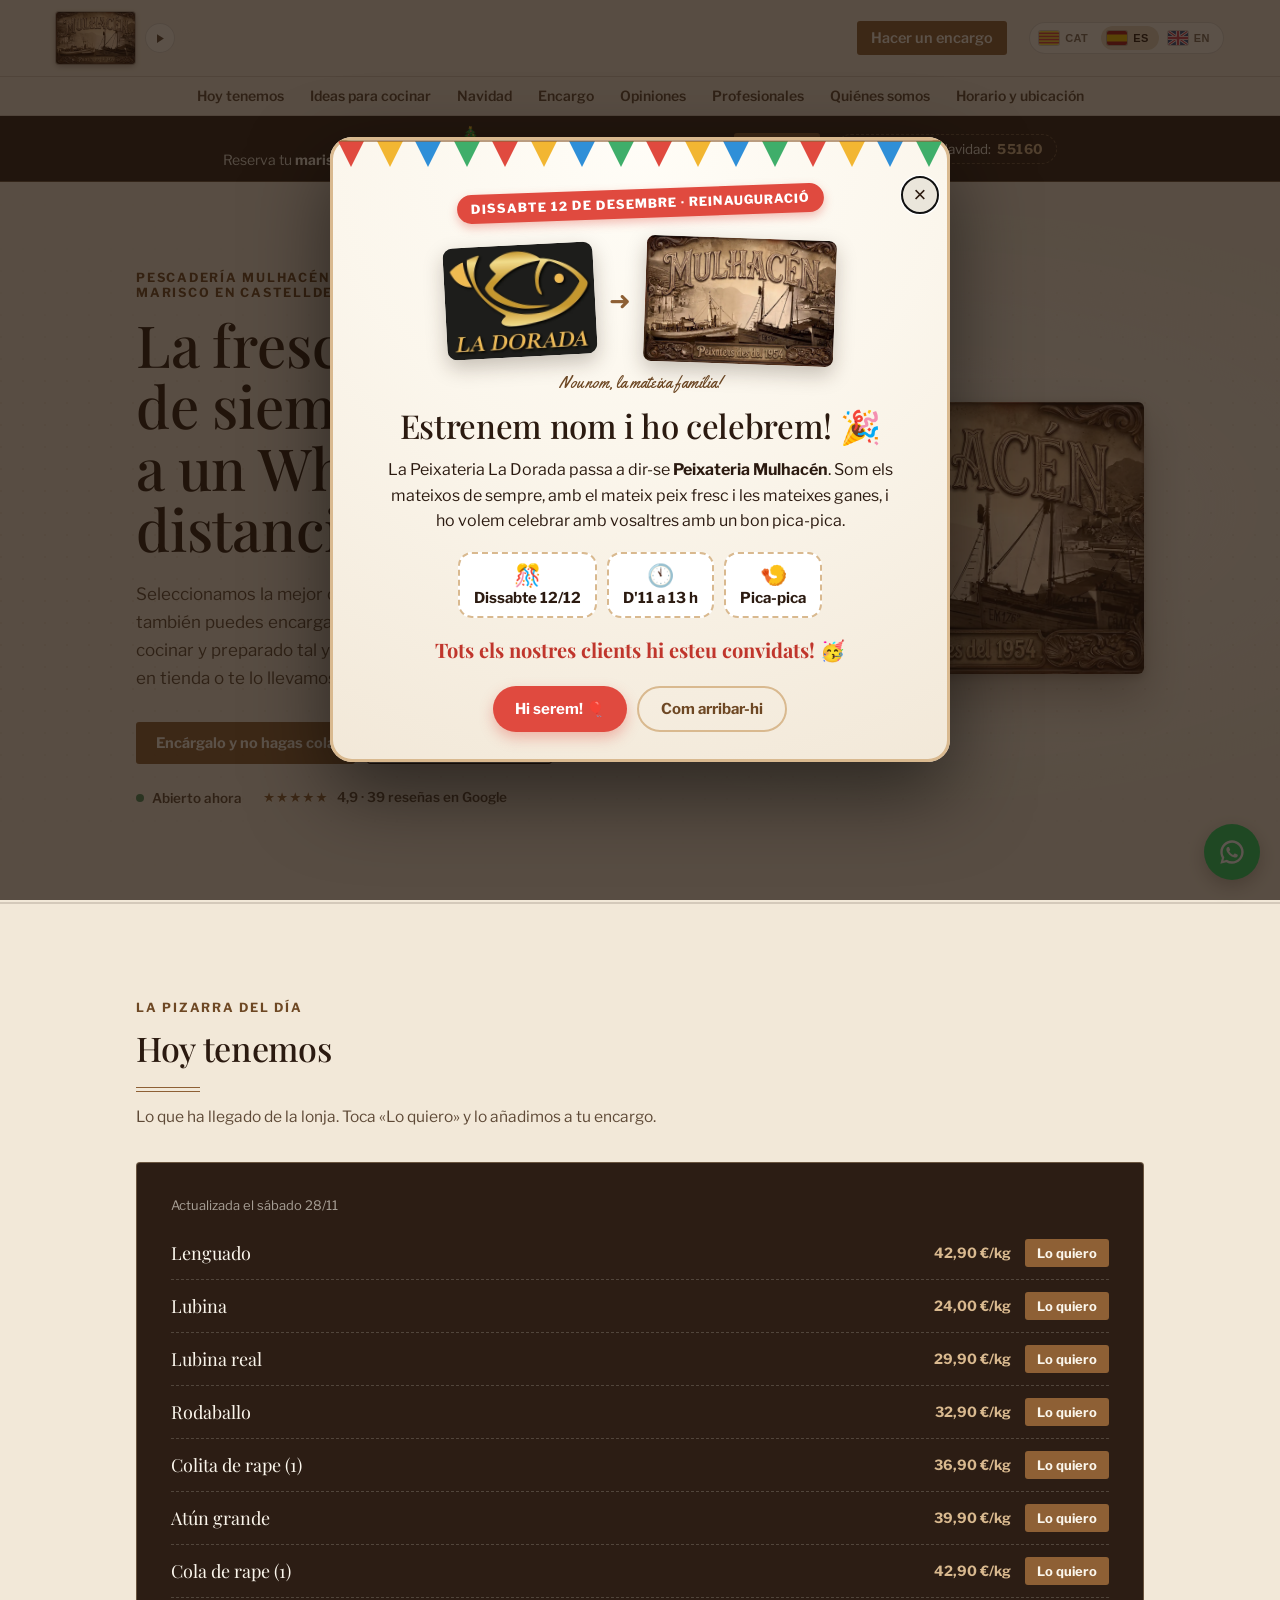
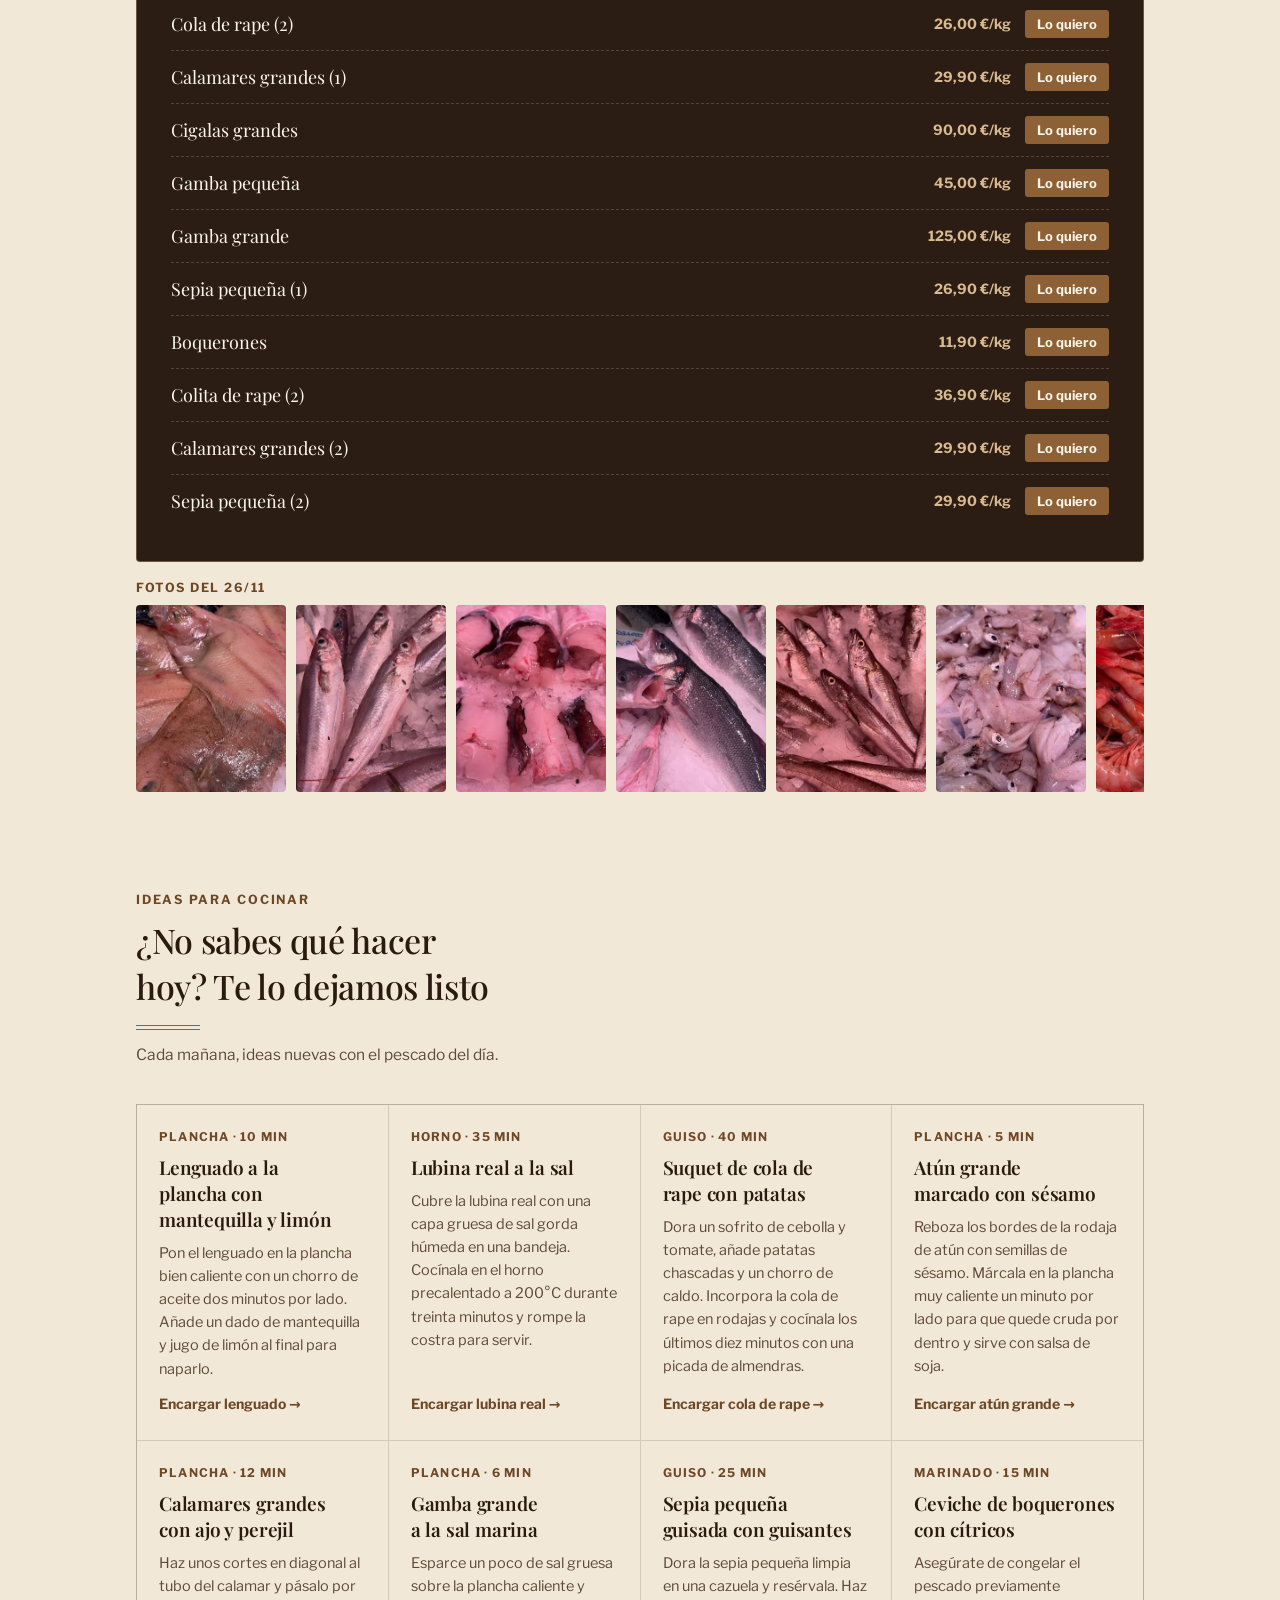
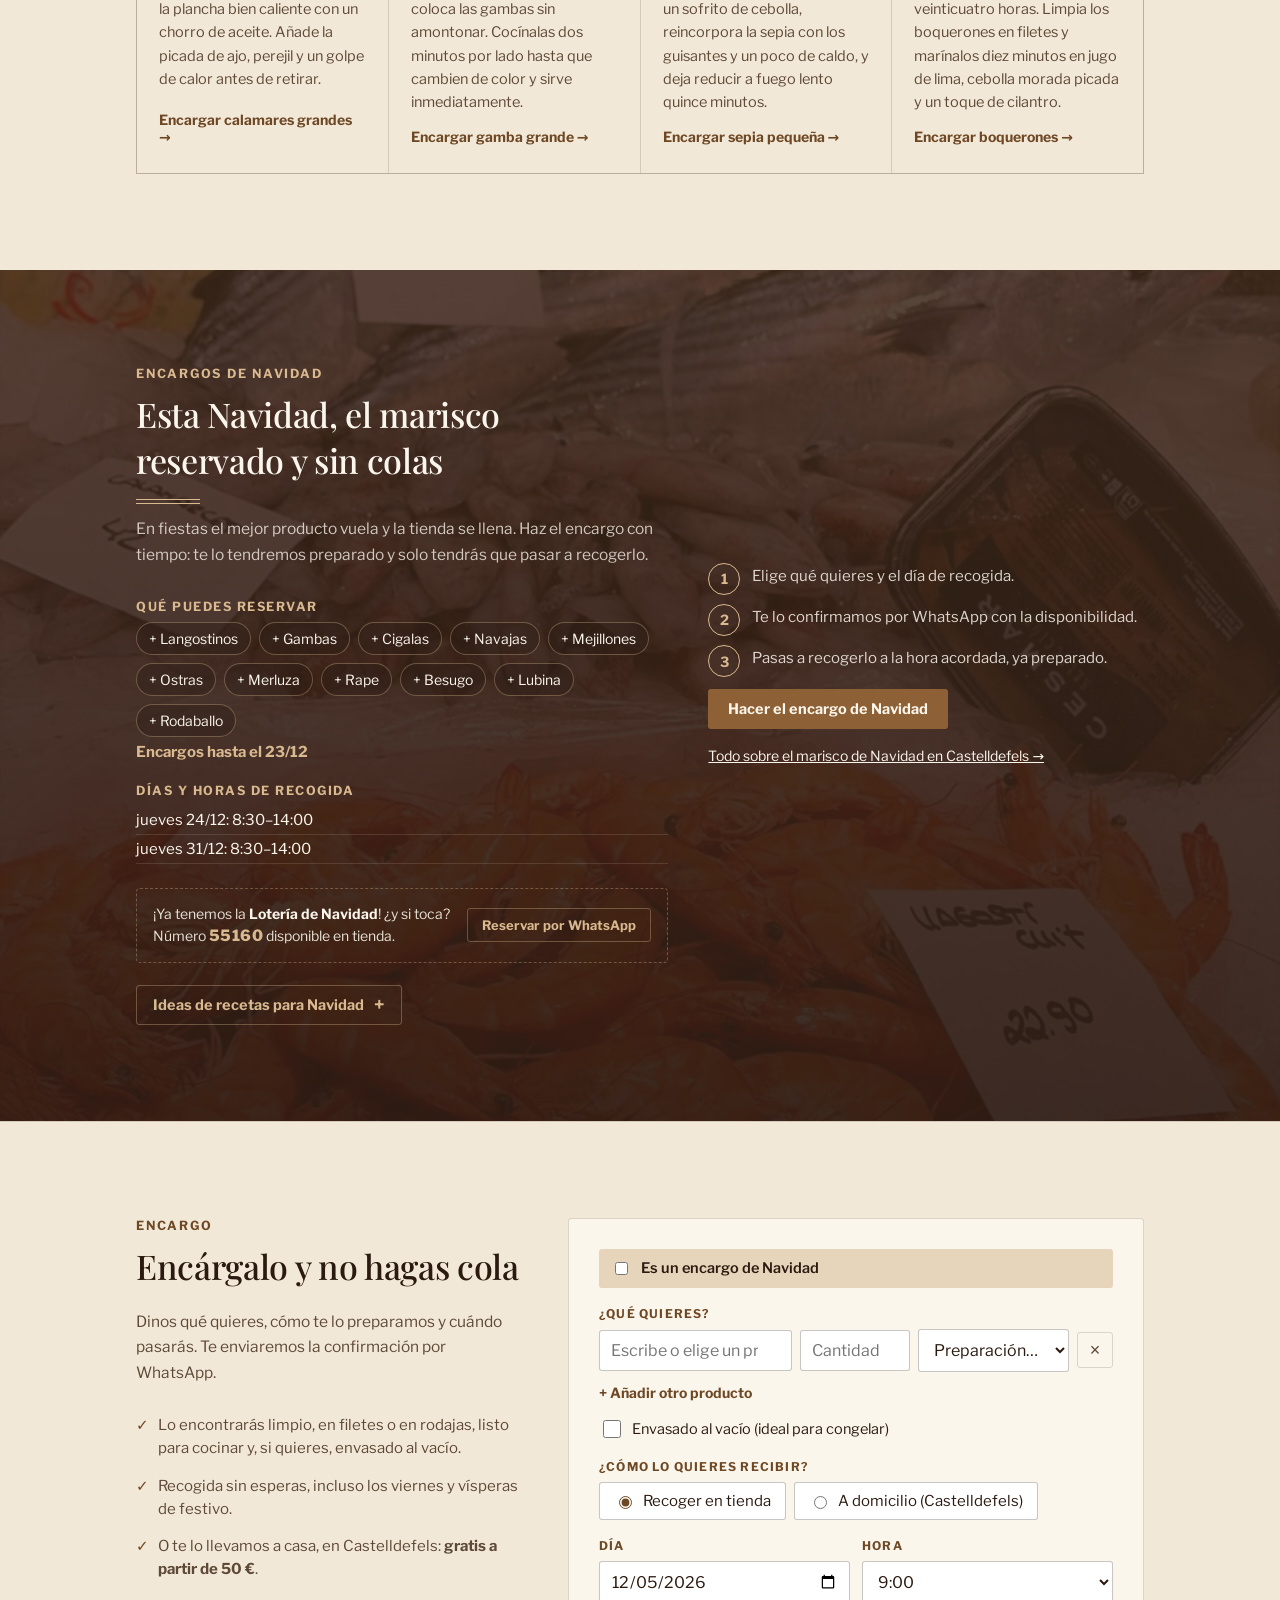
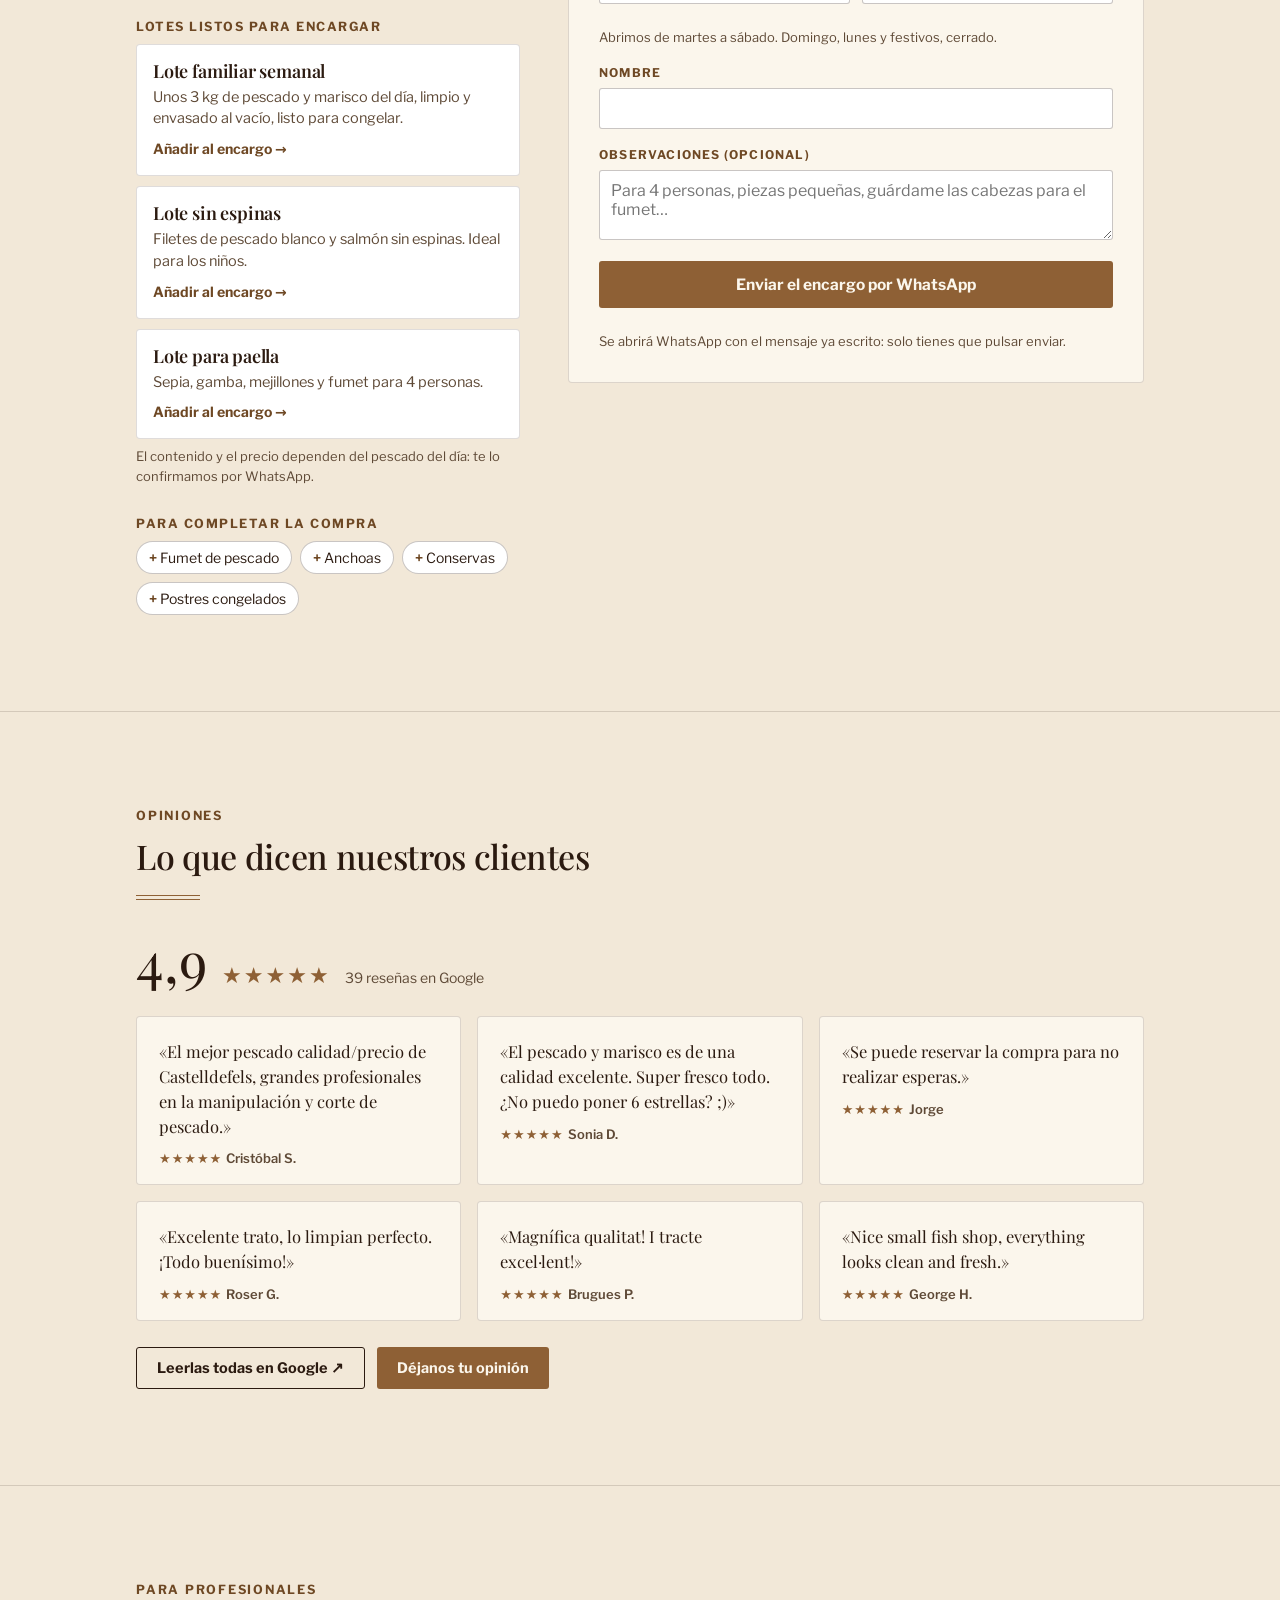
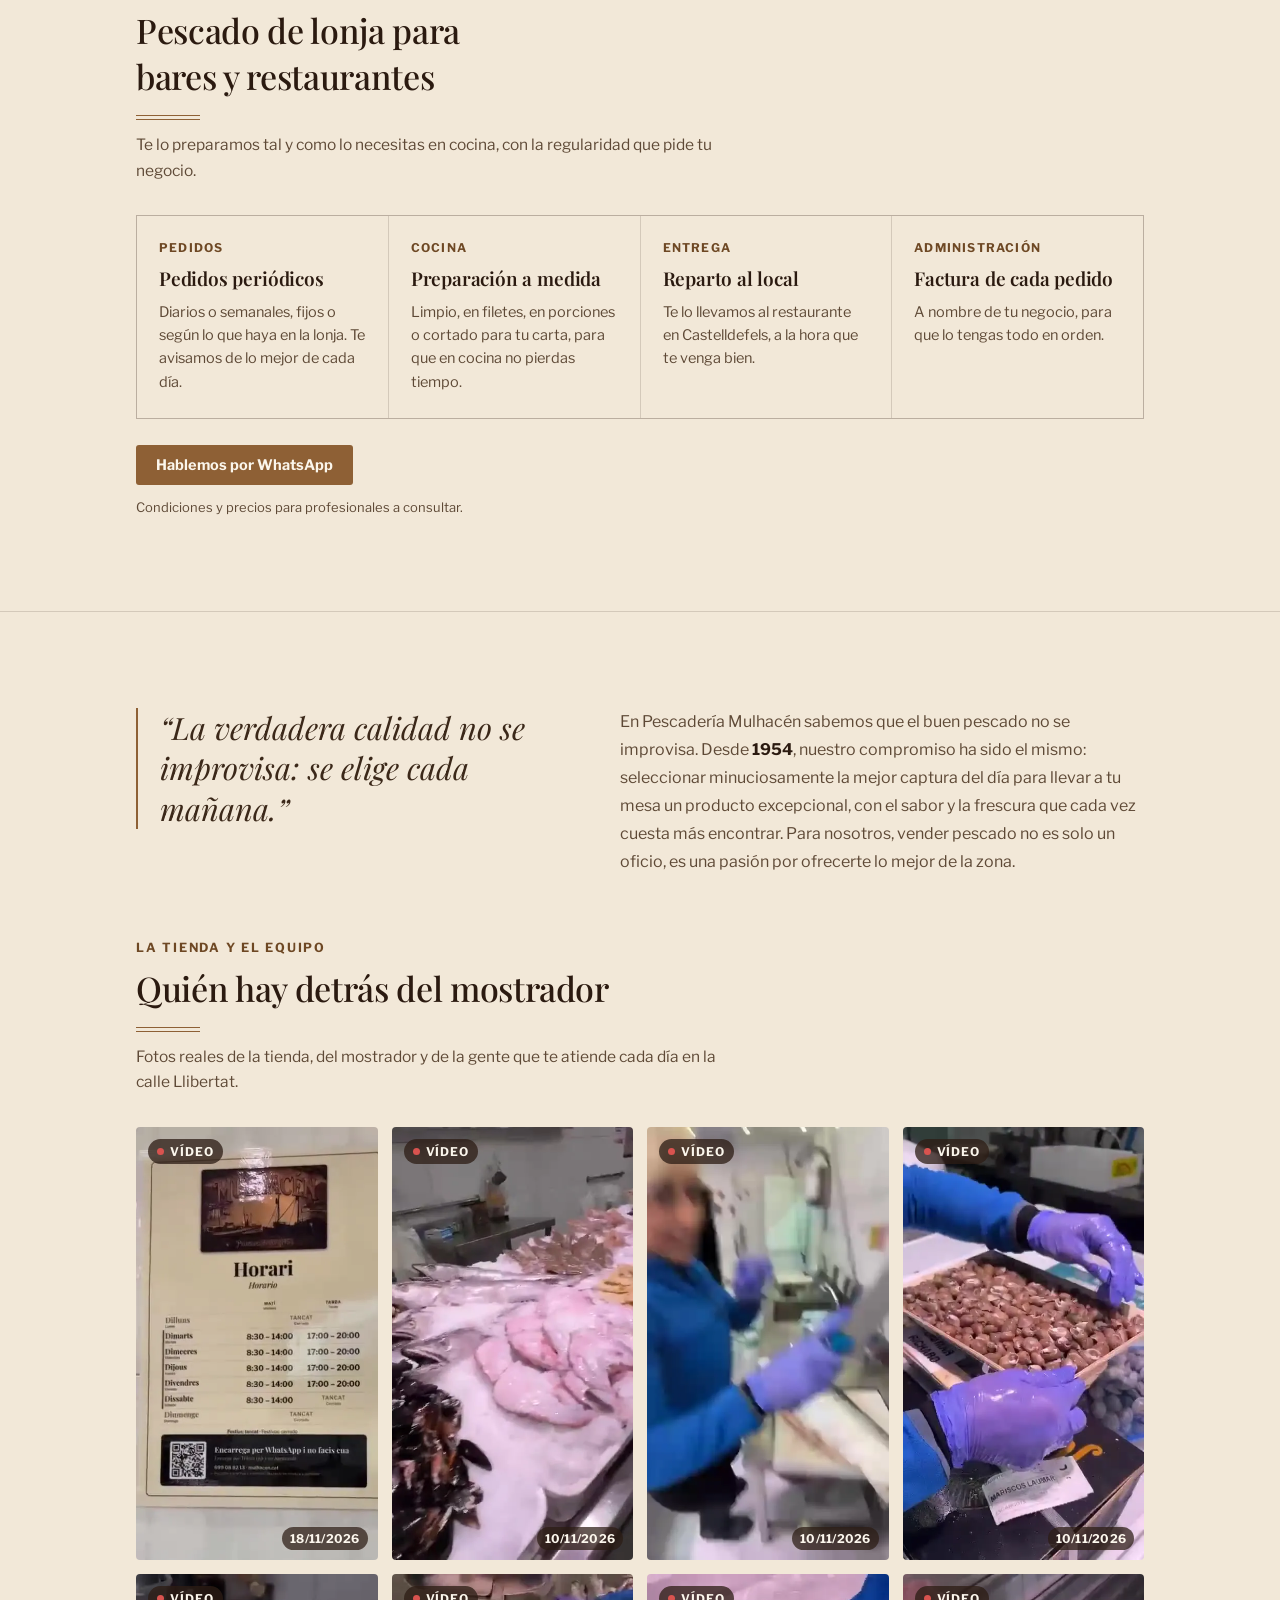
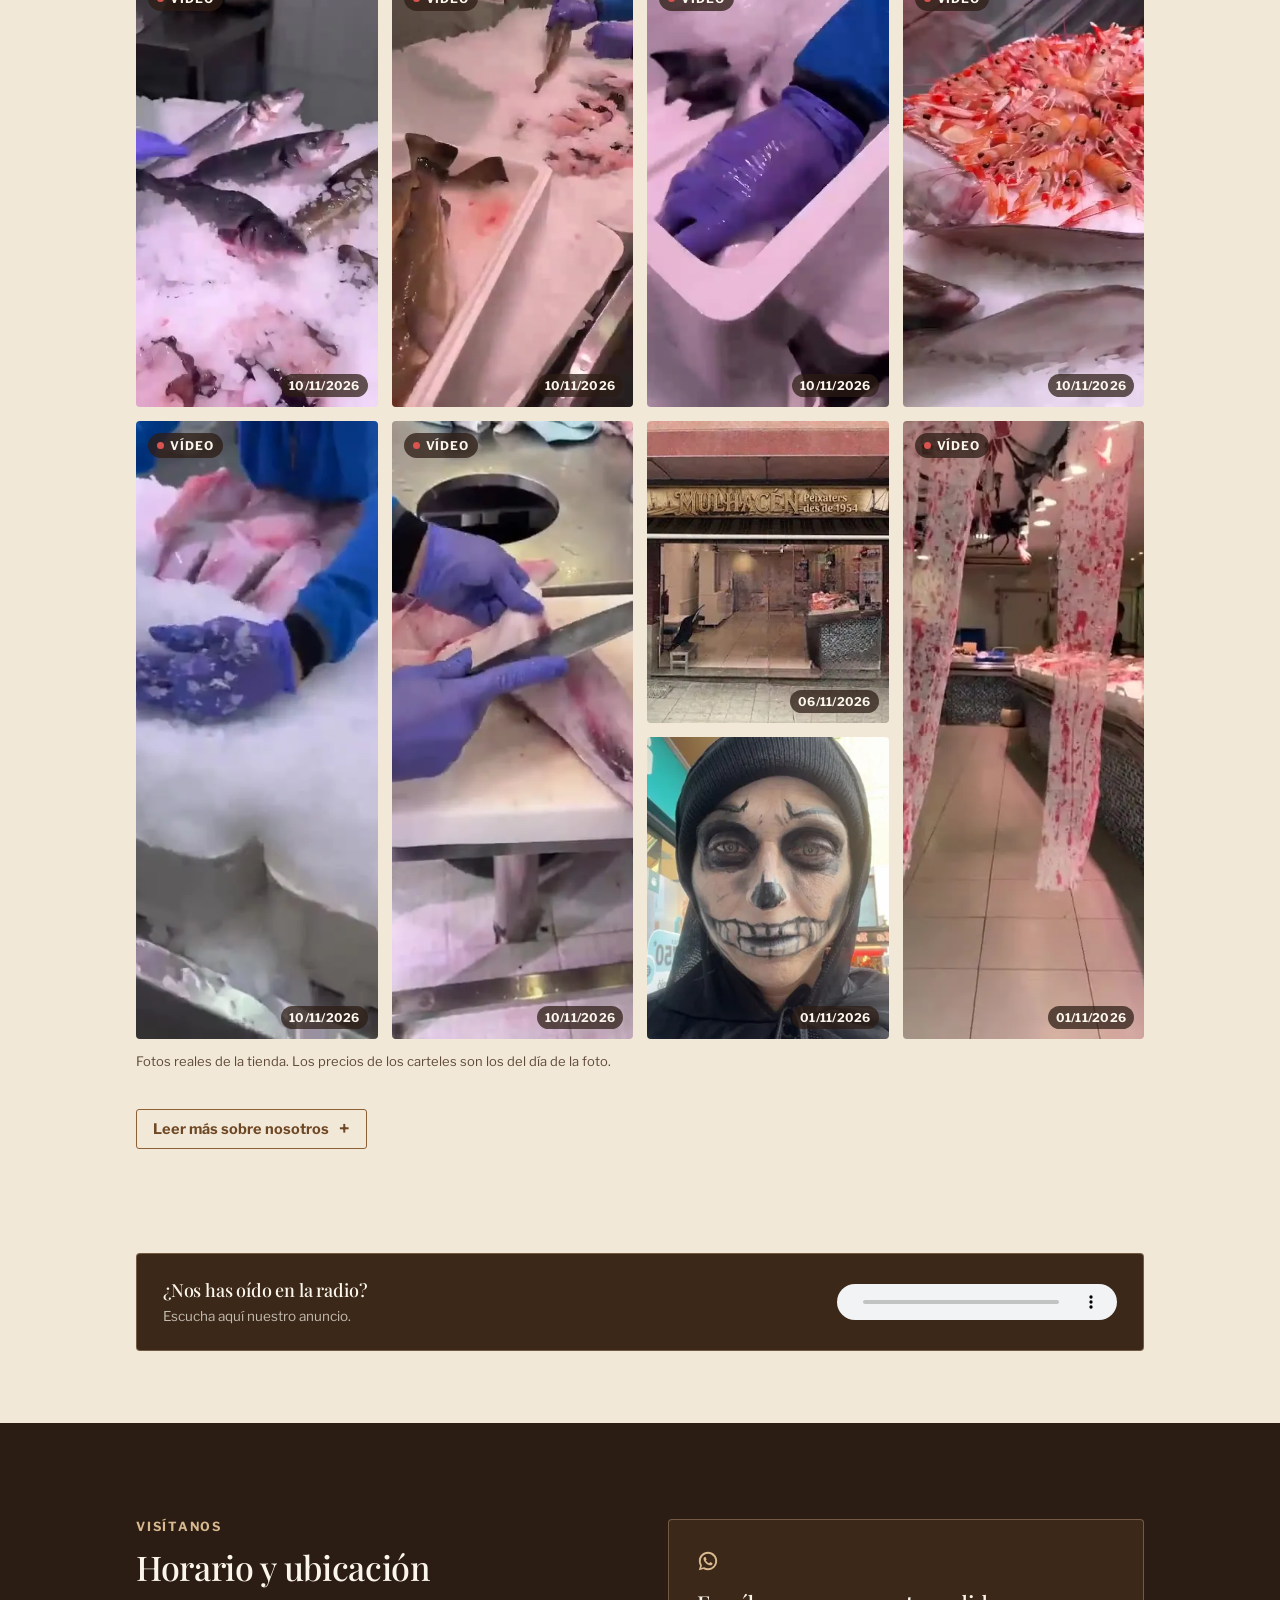
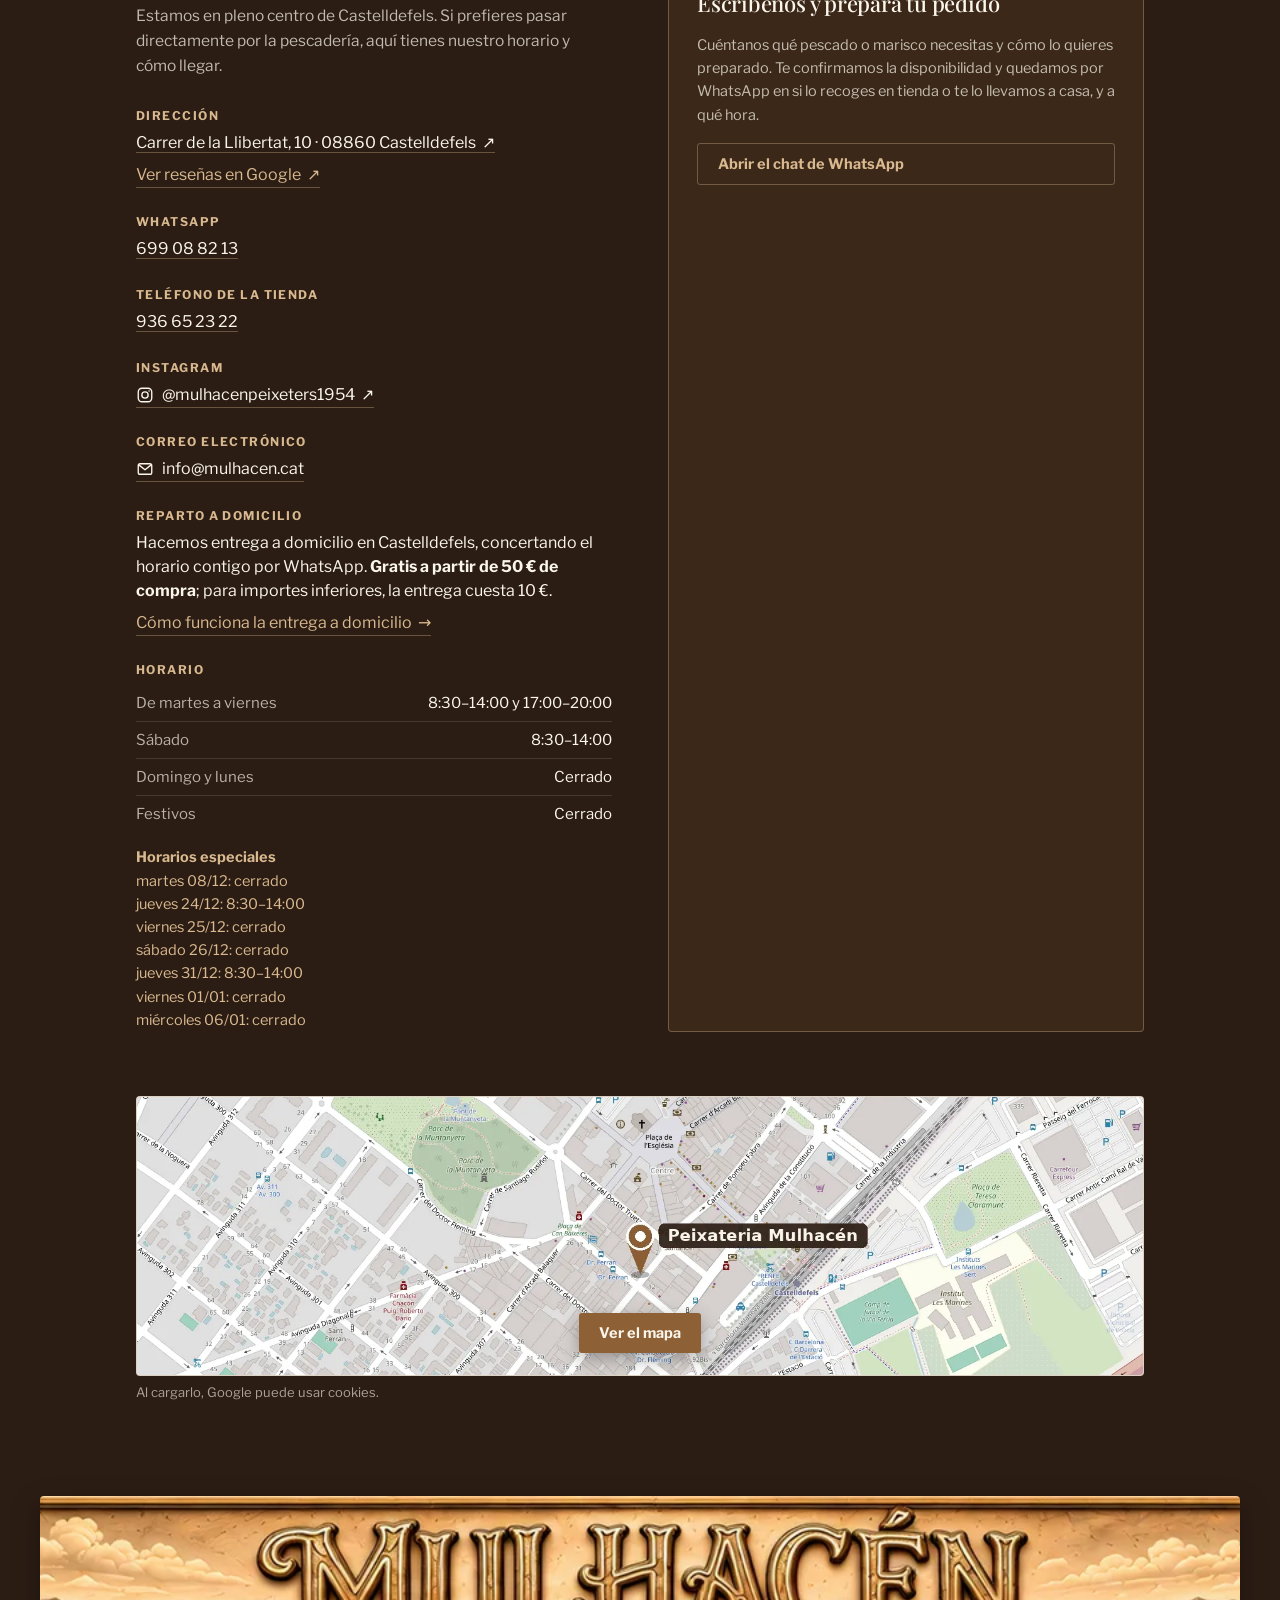
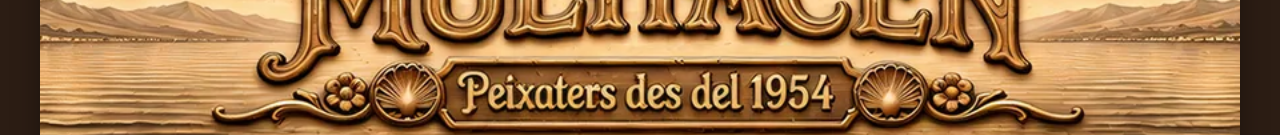
<file: es/index.html>
<!doctype html><html lang="es"><head><meta charset=utf8><base href="/"><script>window.LANG_PAGINA="es"</script><script>document.documentElement.classList.add('js')</script><meta name=viewport content="width=device-width,initial-scale=1"><title>Pescadería Mulhacén · Pescado y marisco en Castelldefels</title><link rel="canonical" href="https://mulhacen.cat/es/"><link rel="alternate" hreflang="ca" href="https://mulhacen.cat/"><link rel="alternate" hreflang="es" href="https://mulhacen.cat/es/"><link rel="alternate" hreflang="en" href="https://mulhacen.cat/en/"><link rel="alternate" hreflang="x-default" href="https://mulhacen.cat/"><link rel="preload" href="/fonts/playfair-display-normal-latin.woff2" as="font" type="font/woff2" crossorigin><link rel="preload" href="/fonts/libre-franklin-normal-latin.woff2" as="font" type="font/woff2" crossorigin><link rel="stylesheet" href="/fonts/fonts.css"><link rel="icon" href="favicon.ico" sizes="48x48"><link rel="icon" type="image/png" sizes="32x32" href="img/favicon-32.png"><link rel="icon" type="image/png" sizes="192x192" href="img/icon-192.png"><link rel="apple-touch-icon" href="img/apple-touch-icon.png"><meta name="theme-color" content="#2C1D14"><meta name="description" content="Pescado y marisco de lonja en Castelldefels desde 1954. Encarga por WhatsApp y sin colas: recogida en la tienda o a domicilio, gratis desde 50 €."><meta property="og:type" content="website"><meta property="og:locale" content="es_ES"><meta property="og:site_name" content="Peixateria Mulhacén"><meta property="og:title" content="Pescadería Mulhacén · Pescado y marisco en Castelldefels"><meta property="og:description" content="Pescado y marisco de lonja en Castelldefels desde 1954. Encarga por WhatsApp y sin colas: recogida en la tienda o a domicilio, gratis desde 50 €."><meta property="og:url" content="https://mulhacen.cat/es/"><meta property="og:image" content="https://mulhacen.cat/og.jpg"><meta property="og:image:width" content="1200"><meta property="og:image:height" content="630"><meta name="twitter:card" content="summary_large_image"><meta name="twitter:image" content="https://mulhacen.cat/og.jpg"><meta property="og:image:alt" content="Taulell de la Peixateria Mulhacén amb peix i marisc fresc"><script type="application/ld+json" id="ldStore">{"@context":"https://schema.org","@type":"Store","@id":"https://mulhacen.cat/#store","name":"Peixateria Mulhacén","description":"Peixateria a Castelldefels des del 1954. Peix i marisc de llotja, encàrrecs per WhatsApp, recollida a la botiga o lliurament a domicili.","url":"https://mulhacen.cat/","image":"https://mulhacen.cat/og.jpg","telephone":"+34936652322","foundingDate":"1954","address":{"@type":"PostalAddress","streetAddress":"Carrer de la Llibertat, 10","postalCode":"08860","addressLocality":"Castelldefels","addressRegion":"Barcelona","addressCountry":"ES"},"geo":{"@type":"GeoCoordinates","latitude":41.2788385,"longitude":1.9767289},"openingHoursSpecification":[{"@type":"OpeningHoursSpecification","dayOfWeek":["Tuesday","Wednesday","Thursday","Friday"],"opens":"08:30","closes":"14:00"},{"@type":"OpeningHoursSpecification","dayOfWeek":["Tuesday","Wednesday","Thursday","Friday"],"opens":"17:00","closes":"20:00"},{"@type":"OpeningHoursSpecification","dayOfWeek":"Saturday","opens":"08:30","closes":"14:00"}],"areaServed":"Castelldefels","sameAs":["https://share.google/4iYkjqqurM3KNHHqT","https://www.instagram.com/mulhacenpeixeters1954/"],"email":"info@mulhacen.cat","logo":"https://mulhacen.cat/img/mulhacen-logo.jpg","priceRange":"€€","hasMap":"https://www.google.com/maps/place/?q=place_id:ChIJHfs3fCyDpBIRCZyUIs1L600","contactPoint":{"@type":"ContactPoint","telephone":"+34699088213","contactType":"customer service","availableLanguage":["ca","es","en"],"description":"WhatsApp"}}</script><style>:root{color-scheme:light}body{margin:0;padding:0;font:14px -apple-system,BlinkMacSystemFont,sans-serif;background:#faf9f5;color:#141413}img{max-width:100%}[hidden]:not([hidden=until-found]){display:none!important}</style><script data-goatcounter="https://mulhacen.goatcounter.com/count" async src="js/count.js"></script></head><body>
<style>

  :root{
    --cream: #F2E8D8;
    --cream-2: #E6D5BA;
    --paper: #FBF6EC;
    --ink: #2B1A10;
    --ink-soft: #5E4936;
    --marine: #2C1D14;
    --marine-2: #3B2819;
    --marine-3: #4E3622;
    --gold: #8E6035;
    --gold-deep: #6E4824;
    --gold-light: #D9B98F;
    --line: rgba(43,26,16,0.15);
    --line-on-dark: rgba(217,185,143,0.35);
  }

  *{ box-sizing:border-box; }
  html{ scroll-behavior:smooth; overflow-x:clip; }
  section[id]{ scroll-margin-top:122px; }
  body{
    margin:0;
    overflow-x:clip;
    background:var(--cream);
    color:var(--ink);
    font-family:"Libre Franklin", ui-sans-serif, system-ui, sans-serif;
    -webkit-font-smoothing:antialiased;
  }
  h1,h2,h3{
    font-family:"Playfair Display", Georgia, "Times New Roman", serif;
    font-weight:500;
    letter-spacing:-0.01em;
    text-wrap:balance;
    margin:0;
    color:var(--ink);
  }
  p{ margin:0; }
  a{ color:inherit; }
  img{ display:block; }
  .wrap{
    max-width:1120px;
    margin:0 auto;
    padding-left:clamp(20px,5vw,56px);
    padding-right:clamp(20px,5vw,56px);
  }
  .eyebrow{
    font-family:"Libre Franklin", sans-serif;
    font-size:12.5px;
    font-weight:700;
    letter-spacing:0.14em;
    text-transform:uppercase;
    color:var(--gold-deep);
  }
  .eyebrow.on-dark{ color:var(--gold-light); }

  /* ---------- Topbar ---------- */
  .topbar{
    position:sticky; top:0; z-index:40;
    background:rgba(242,232,216,0.92);
    backdrop-filter:saturate(140%) blur(8px);
    border-bottom:1px solid var(--line);
  }
  .topbar-inner{
    display:flex; align-items:center; justify-content:space-between;
    gap:20px; padding:12px clamp(20px,5vw,56px);
  }
  .brandmark{ display:flex; align-items:center; gap:10px; text-decoration:none; }
  .wordmark{ display:block; height:52px; width:auto; border-radius:3px; box-shadow:0 2px 6px rgba(43,26,16,0.35), 0 0 0 1px rgba(43,26,16,0.25); }
  .brand-group{ display:flex; align-items:center; gap:10px; }
  .radio-btn{
    display:flex; align-items:center; justify-content:center;
    width:30px; height:30px; border-radius:50%; border:1px solid var(--line);
    background:var(--paper); color:var(--ink-soft); cursor:pointer; padding:0; flex:none;
  }
  .radio-btn:hover{ border-color:var(--gold); color:var(--gold-deep); }
  .radio-btn svg{ width:15px; height:15px; }
  nav.primary{ display:flex; align-items:center; gap:28px; }
  nav.primary a{
    font-size:14.5px; font-weight:600; text-decoration:none; color:var(--ink-soft);
    padding:6px 2px; border-bottom:1px solid transparent;
  }
  nav.primary a:hover{ color:var(--ink); border-bottom-color:var(--gold); }
  nav.primary a.btn-gold, nav.primary a.btn-gold:hover{ color:var(--paper); border-bottom:none; padding:8px 14px; }
  nav.primary a{ white-space:nowrap; }
  .sections{ border-top:1px solid var(--line); }
  .sections-inner{
    position:relative; display:flex; gap:2px; overflow-x:auto; scrollbar-width:none; -webkit-overflow-scrolling:touch;
    padding:0 clamp(12px,4vw,48px);
    mask-image:linear-gradient(to right, transparent 0, #000 14px, #000 calc(100% - 28px), transparent 100%);
    -webkit-mask-image:linear-gradient(to right, transparent 0, #000 14px, #000 calc(100% - 28px), transparent 100%);
  }
  .sections-inner::-webkit-scrollbar{ display:none; }
  .sections-inner a:first-child{ margin-left:auto; }
  .sections-inner a:last-child{ margin-right:auto; }
  .sections a{
    flex:none; padding:10px 12px 9px; font-size:14px; font-weight:600; white-space:nowrap;
    color:var(--ink-soft); text-decoration:none; border-bottom:2px solid transparent;
    transition:color .15s ease, border-color .15s ease;
  }
  .sections a:hover{ color:var(--ink); }
  .sections a[aria-current="true"]{ color:var(--ink); border-bottom-color:var(--gold); }
  .sections a:focus-visible{ outline:2px solid var(--gold); outline-offset:-2px; }
  @media (max-width:560px){ nav.primary{ display:none; } .topbar-inner{ padding-top:9px; padding-bottom:9px; gap:10px; }
    .wordmark{ height:44px; } .brand-group{ gap:8px; } .lang-btn{ padding:4px 6px; gap:4px; } .lang-btn .code{ display:none; } .sections a{ font-size:13.5px; padding:9px 10px 8px; } }
  .btn{
    display:inline-flex; align-items:center; gap:8px;
    font-family:"Libre Franklin", sans-serif; font-weight:700; font-size:14.5px;
    text-decoration:none; padding:11px 20px; border-radius:3px;
    white-space:nowrap;
  }
  .btn-gold{ background:var(--gold); color:var(--paper); }
  .btn-gold:hover{ background:var(--gold-deep); }
  .btn-outline{
    border:1px solid var(--ink); color:var(--ink); background:transparent;
  }
  .btn-outline:hover{ background:var(--ink); color:var(--paper); }
  .btn-outline-dark{
    border:1px solid var(--line-on-dark); color:var(--gold-light); background:transparent;
  }
  .btn-outline-dark:hover{ background:rgba(217,185,143,0.1); }
  .btn-sm{ padding:8px 14px; font-size:13px; }

  /* ---------- Language switch ---------- */
  .topbar-right{ display:flex; align-items:center; gap:22px; }
  .lang-switch{
    display:flex; align-items:center; gap:3px; padding:3px;
    border:1px solid var(--line); border-radius:20px; background:var(--paper);
    flex:none;
  }
  .lang-btn{
    display:flex; align-items:center; gap:6px;
    border:none; background:transparent; padding:5px 10px 5px 6px; border-radius:16px;
    cursor:pointer; opacity:0.8; transition:opacity .15s ease, background .15s ease;
  }
  .lang-btn:hover{ opacity:1; }
  .lang-btn[aria-pressed="true"]{ opacity:1; background:var(--cream-2); }
  .lang-btn .flag{
    width:20px; height:14px; display:block; border-radius:2px; flex:none;
    box-shadow:0 0 0 1px rgba(43,26,16,0.25);
  }
  .lang-btn .code{
    font-size:11px; font-weight:800; letter-spacing:0.04em; color:var(--ink-soft);
  }
  .lang-btn[aria-pressed="true"] .code{ color:var(--ink); }

  /* ---------- Promo banner ---------- */
  .promo-banner{ background:var(--marine); color:var(--paper); border-bottom:1px solid rgba(217,185,143,0.35); }
  .promo-inner{
    display:flex; align-items:center; justify-content:center; gap:16px; flex-wrap:wrap;
    text-align:center; padding:11px clamp(20px,5vw,56px);
  }
  .promo-message{ display:flex; flex-direction:column; align-items:center; gap:2px; }
  .promo-badge{ font-size:20px; line-height:1; }
  .promo-text{ font-size:14px; color:rgba(250,246,236,0.9); line-height:1.5; }
  .promo-text strong{ color:var(--paper); }
  .promo-number{ font-weight:800; color:var(--gold-light); font-size:15.5px; letter-spacing:0.03em; }

  /* ---------- Hero ---------- */
  .hero{ position:relative; overflow:hidden; border-bottom:1px solid var(--line); }
  .hero-grid{
    display:grid; grid-template-columns:1.15fr 0.85fr; align-items:center;
    gap:40px; padding-top:clamp(48px,7vw,88px); padding-bottom:clamp(56px,8vw,96px);
  }
  .hero-h1 .eyebrow{ display:block; line-height:normal; }
  .hero-title{
    display:block; font-size:clamp(34px,4.6vw,58px); line-height:1.06; margin-top:14px;
  }
  .hero-lead{
    margin-top:20px; font-size:17px; line-height:1.65; color:var(--ink-soft);
    max-width:46ch;
  }
  .hero-actions{ display:flex; flex-wrap:wrap; gap:12px; margin-top:30px; }
  .status-badge{
    display:inline-flex; align-items:center; gap:8px; margin-top:26px;
    font-size:13.5px; font-weight:600; color:var(--ink-soft);
  }
  .status-dot{ width:8px; height:8px; border-radius:50%; background:var(--ink-soft); flex:none; }
  .status-dot.open{ background:#4C8B5F; }
  .status-dot.closed{ background:#B25A45; }
  .hero-visual{
    position:relative; display:flex; align-items:center; justify-content:center;
  }
  .hero-visual .plate{
    width:min(100%,470px);
    display:flex; align-items:center; justify-content:center;
  }
  .hero-visual img{
    width:100%; height:auto; border-radius:6px;
    box-shadow:0 22px 44px rgba(43,26,16,0.30), 0 3px 8px rgba(43,26,16,0.22);
  }
  .hero{ background:radial-gradient(ellipse 70% 60% at 72% 45%, rgba(255,250,240,0.75), rgba(255,250,240,0) 70%), var(--cream); }
  .section-head h2::after, .features-head h2::after{
    content:""; display:block; width:64px; height:3px; margin-top:16px;
    border-top:1px solid var(--gold); border-bottom:1px solid var(--gold);
  }
  .nadal .section-head h2::after, .contact h2::after{ border-color:var(--gold-light); }
  .scale-field{
    position:absolute; inset:0; pointer-events:none; opacity:0.5;
    background-image: radial-gradient(circle at 1px 1px, rgba(142,96,53,0.16) 1.4px, transparent 1.4px);
    background-size:22px 22px;
    mask-image:linear-gradient(to bottom, transparent, black 30%, black 70%, transparent);
  }

  /* ---------- Story ---------- */
  .story{ padding:clamp(56px,8vw,96px) 0; border-top:1px solid var(--line); }
  .story-grid{
    display:grid; grid-template-columns:0.9fr 1.1fr; gap:56px; align-items:start;
  }
  .story-quote{
    font-family:"Playfair Display", Georgia, serif; font-style:italic; font-weight:400;
    font-size:clamp(24px,2.4vw,32px); line-height:1.32; color:var(--marine-2);
    border-left:2px solid var(--gold); padding-left:22px;
  }
  .story-body p{ font-size:16px; line-height:1.75; color:var(--ink-soft); }
  .story-body p + p{ margin-top:16px; }
  .story-body strong{ color:var(--ink); font-weight:700; }

  /* ---------- Features ---------- */
  .features{ padding:0 0 clamp(56px,8vw,96px); }
  .features-head{ max-width:56ch; margin-bottom:36px; }
  .features-head h2{ font-size:clamp(26px,3vw,34px); margin-top:10px; }
  .feature-row{
    display:grid; grid-template-columns:repeat(3,1fr); gap:1px;
    background:var(--line); border:1px solid var(--line);
  }
  .feature{ background:var(--cream); padding:28px 26px 30px; }
  .feature .icon{ width:34px; height:34px; }
  .feature h3{ font-size:19px; margin-top:18px; font-weight:600; }
  .feature p{ font-size:14.5px; line-height:1.6; color:var(--ink-soft); margin-top:10px; }

  /* ---------- Contact (dark) ---------- */
  .contact{ background:var(--marine); color:var(--paper); }
  .contact .wrap{ padding:clamp(56px,8vw,96px) clamp(20px,5vw,56px); }
  .contact-grid{ display:grid; grid-template-columns:1fr 1fr; gap:56px; }
  .contact h2{ color:var(--paper); font-size:clamp(26px,3vw,34px); margin-top:10px; }
  .contact-lead{ color:rgba(250,246,236,0.72); font-size:15.5px; line-height:1.6; margin-top:14px; max-width:42ch; }

  .infoblock{ margin-top:30px; }
  .infoblock + .infoblock{ margin-top:26px; }
  .infoblock .label{
    font-size:12px; font-weight:700; letter-spacing:0.12em; text-transform:uppercase;
    color:var(--gold-light); margin-bottom:8px;
  }
  .infoblock .value{ font-size:16px; line-height:1.5; }
  .infoblock a.value{ text-decoration:none; border-bottom:1px solid var(--line-on-dark); }
  .infoblock a.value:hover{ border-bottom-color:var(--gold-light); }

  table.hours{ width:100%; border-collapse:collapse; margin-top:6px; }
  table.hours td{
    padding:9px 0; font-size:15px; border-top:1px solid rgba(250,246,236,0.12);
    font-variant-numeric:tabular-nums;
  }
  table.hours tr:first-child td{ border-top:none; }
  table.hours td.day{ color:rgba(250,246,236,0.68); width:46%; }
  table.hours td.time{ text-align:right; color:var(--paper); }

  .whatsapp-card{
    background:var(--marine-2); border:1px solid var(--line-on-dark);
    border-radius:4px; padding:30px 28px; display:flex; flex-direction:column; gap:16px;
  }
  .whatsapp-card h3{ font-family:"Playfair Display", Georgia, serif; font-weight:500; font-size:22px; color:var(--paper); }
  .whatsapp-card p{ font-size:14.5px; line-height:1.6; color:rgba(250,246,236,0.72); }
  .wa-icon{ width:22px; height:22px; }

  .reviews-link{
    display:inline-block; margin-top:8px; font-size:14px; color:var(--gold-light);
  }

  .map-embed{ grid-column:1 / -1; margin-top:8px; }
  .map-embed iframe, .map-static{
    width:100%; height:280px; border:1px solid var(--line-on-dark); border-radius:4px; display:block;
  }
  .map-static{ position:relative; overflow:hidden; background:#ddd; }
  .map-static img{ width:100%; height:100%; object-fit:cover; display:block; }
  .map-static .btn{ position:absolute; left:50%; bottom:22px; transform:translateX(-50%); border:none; cursor:pointer; box-shadow:0 6px 18px rgba(0,0,0,0.3); }
  .map-note{ margin-top:8px; font-size:13px; color:rgba(250,246,236,0.62); }

  .radio-card{
    grid-column:1 / -1; margin-top:8px; background:var(--marine-2); border:1px solid var(--line-on-dark);
    border-radius:4px; padding:24px 26px; display:flex; align-items:center; justify-content:space-between;
    gap:22px; flex-wrap:wrap;
  }
  .radio-card-text h3{ font-family:"Playfair Display", Georgia, serif; font-weight:500; font-size:18px; color:var(--paper); margin:0 0 4px; }
  .radio-card-text p{ font-size:13.5px; line-height:1.5; color:rgba(250,246,236,0.72); margin:0; }
  .radio-card audio{ height:36px; max-width:280px; width:100%; }

  /* ---------- Footer ---------- */
  .foot-banner{ background:var(--marine); padding:0 clamp(12px,3vw,40px) 26px; }
  .foot-banner picture{ display:block; max-width:1200px; margin:0 auto; }
  .foot-banner img{ display:block; width:100%; height:auto; border-radius:4px; box-shadow:0 10px 28px rgba(0,0,0,0.35); }
  footer{ background:var(--marine); border-top:1px solid rgba(250,246,236,0.12); }
  footer .wrap{
    padding:26px clamp(20px,5vw,56px);
    display:flex; align-items:center; justify-content:space-between; gap:16px; flex-wrap:wrap;
  }
  .foot-brand{ display:flex; align-items:center; gap:10px; }
  .foot-brand span{ font-family:"Playfair Display", Georgia, serif; font-size:14.5px; color:rgba(250,246,236,0.75); }
  footer .fineprint{ font-size:12.5px; color:rgba(250,246,236,0.45); }
  .ig-link{ display:inline-flex; align-items:center; gap:8px; }
  .ig-link svg, .foot-ig svg{ width:18px; height:18px; flex:none; }
  .foot-ig{
    display:inline-flex; align-items:center; gap:8px; font-size:13.5px; font-weight:600;
    color:var(--gold-light); text-decoration:none;
  }
  .foot-ig:hover{ color:var(--paper); }
  .foot-links{ display:flex; flex-wrap:wrap; align-items:center; gap:10px 22px; }
  .foot-legal{ background:none; border:0; padding:0; font:inherit; color:inherit; text-decoration:underline; text-underline-offset:2px; cursor:pointer; }
  .foot-legal:hover{ color:var(--paper); }
  .legal-dlg{
    border:0; padding:0; width:min(720px, calc(100% - 24px)); max-height:calc(100% - 24px); border-radius:14px;
    overflow:hidden auto; background:var(--paper); color:var(--ink); box-shadow:0 30px 80px rgba(0,0,0,0.45);
  }
  .legal-dlg::backdrop{ background:rgba(20,12,8,0.72); }
  .legal-in{ padding:34px clamp(20px,5vw,44px) 28px; }
  .legal-in h2{ font-family:"Playfair Display", Georgia, serif; font-size:clamp(24px,3vw,30px); margin:0 40px 18px 0; }
  .legal-in h3{ font-size:15.5px; margin:20px 0 6px; color:var(--gold); }
  .legal-in p{ font-size:15px; line-height:1.6; margin:0 0 8px; }
  .legal-in a{ color:var(--gold); }
  .legal-x{
    position:sticky; top:12px; float:right; margin:12px 12px 0 0; width:36px; height:36px; border-radius:50%; border:0; padding:0;
    background:rgba(43,26,16,0.08); color:var(--ink); font-size:22px; line-height:36px; cursor:pointer;
  }
  .legal-x:hover{ background:rgba(43,26,16,0.16); }
  footer .wrap{ padding-right:max(clamp(20px,5vw,56px), 92px); }

  /* ---------- Floating WhatsApp ---------- */
  .wa-float{
    position:fixed; right:20px; bottom:20px; z-index:50;
    width:56px; height:56px; border-radius:50%;
    background:#25D366; display:flex; align-items:center; justify-content:center;
    text-decoration:none; box-shadow:0 6px 18px rgba(44,29,20,0.28);
  }
  .wa-float:hover{ background:#1EBE5A; }
  @media (max-width:640px){ .escrivint .wa-float, .escrivint .pan-mini, .escrivint .pan-teaser{ visibility:hidden; } }
  .wa-float svg{ width:28px; height:28px; fill:#fff; }

  .section{ padding:clamp(56px,8vw,96px) 0; border-top:1px solid var(--line); }
  .section-head{ max-width:60ch; margin-bottom:32px; }
  .section-head h2{ font-size:clamp(26px,3vw,34px); margin-top:10px; }
  .section-head p.lead{ margin-top:12px; font-size:15.5px; line-height:1.65; color:var(--ink-soft); }

  .rating-line{
    display:inline-flex; align-items:center; gap:8px; margin-top:14px; margin-left:18px;
    font-size:13.5px; font-weight:600; color:var(--ink-soft); text-decoration:none;
  }
  .rating-line .stars{ color:var(--gold); letter-spacing:1px; }
  .rating-line:hover{ color:var(--ink); }

  @media (min-width:1700px){ html{ zoom:1.2; } }
  @media (min-width:2000px){ html{ zoom:1.35; } }
  @media (min-width:2400px){ html{ zoom:1.6; } }
  @media (min-width:3200px){ html{ zoom:2; } }

  /* ---------- Avui tenim ---------- */
  .board{
    background:var(--marine); color:var(--paper); border-radius:4px;
    padding:clamp(22px,3vw,34px); border:1px solid var(--line-on-dark);
  }
  .board-date{ font-size:13px; color:rgba(250,246,236,0.6); margin-bottom:14px; }
  .board-list{ list-style:none; margin:0; padding:0; }
  .board-item{
    display:flex; align-items:center; justify-content:space-between; gap:14px;
    padding:12px 0; border-top:1px dashed rgba(250,246,236,0.18);
  }
  .board-item:first-child{ border-top:none; }
  .board-item > div:first-child{ flex:1; min-width:0; overflow-wrap:anywhere; }
  .board-name{ font-family:"Playfair Display", Georgia, serif; font-size:18px; }
  .board-note{ display:block; font-size:13px; color:rgba(250,246,236,0.62); margin-top:2px; }
  .board-right{ display:flex; align-items:center; gap:14px; flex:none; }
  .board-price{ font-weight:700; color:var(--gold-light); font-variant-numeric:tabular-nums; white-space:nowrap; }
  .board-empty{ font-size:15px; line-height:1.6; color:rgba(250,246,236,0.8); }
  .board-empty a{ color:var(--gold-light); }
  .board .btn-sm{ padding:6px 12px; }
  .avui-title{ display:flex; align-items:center; flex-wrap:wrap; gap:10px 22px; margin-top:10px; }
  .avui-title h2{ margin-top:0; }
  .neon-txt{
    font-family:"Yellowtail", "Brush Script MT", cursive; font-size:clamp(22px,2.6vw,28px); line-height:1; white-space:nowrap;
    color:var(--neon-txt);
    text-shadow:0 0 2px #fff, 0 0 6px var(--neon), 0 0 12px rgb(var(--neon-glow)), 0 0 22px rgb(var(--neon-glow)), 0 0 38px rgb(var(--neon-glow));
  }
  @media (max-width:759px){
    #avui .section-head{ position:relative; }
    #avui .neon{ position:absolute; top:-14px; right:3px; padding:6px 14px 8px; }
    #avui .neon-txt{ font-size:21px; }
  }
  @media (max-width:379px){
    #avui .neon{ top:-24px; padding:5px 11px 7px; }
    #avui .neon-txt{ font-size:18px; }
  }
  @media (min-width:760px){
    #avui .section-head{ max-width:none; }
    #avui .section-head p.lead{ max-width:60ch; }
    .avui-title{ justify-content:space-between; }
    .neon{ margin-right:clamp(0px,4vw,48px); padding:10px 28px 13px; border-radius:16px; }
    .neon-txt{ font-size:clamp(30px,3.4vw,42px); }
  }
  .neon{
    --neon:#5ce1ff; --neon-glow:0,170,255; --neon-txt:#effcff; --neon-fondo:#0b1a24;
    display:inline-flex; align-items:center; padding:7px 18px 9px; border-radius:12px;
    background:radial-gradient(ellipse at center, var(--neon-fondo) 0%, #070b0f 75%);
    border:2px solid var(--neon); transform:rotate(-4deg);
    box-shadow:0 0 6px var(--neon), 0 0 16px rgba(var(--neon-glow),0.75), inset 0 0 12px rgba(var(--neon-glow),0.55), 0 8px 18px rgba(43,26,16,0.35);
    animation:neon-on 3.2s steps(1,end) 0.4s both, neon-buzz 4s ease-in-out 3.8s infinite;
  }
  .neon-verd{ --neon:#5dff9e; --neon-glow:0,230,110; --neon-txt:#f0fff5; --neon-fondo:#0b2014; }
  .neon[hidden]{ display:none; }
  @keyframes neon-on{
    0%,3%{ opacity:0.12; filter:saturate(0.2); }
    4%{ opacity:1; filter:none; } 6%,13%{ opacity:0.12; filter:saturate(0.2); }
    14%{ opacity:1; filter:none; } 15%{ opacity:0.25; filter:saturate(0.3); } 17%{ opacity:1; filter:none; } 19%,30%{ opacity:0.15; filter:saturate(0.2); }
    32%{ opacity:1; filter:none; } 35%,44%{ opacity:0.2; filter:saturate(0.3); }
    45%{ opacity:1; filter:none; } 46%{ opacity:0.3; } 48%{ opacity:1; } 50%,60%{ opacity:0.25; filter:saturate(0.4); }
    62%{ opacity:1; filter:none; } 64%{ opacity:0.4; } 67%,100%{ opacity:1; filter:none; }
  }
  @keyframes neon-buzz{
    0%,100%{ box-shadow:0 0 6px var(--neon), 0 0 16px rgba(var(--neon-glow),0.75), inset 0 0 12px rgba(var(--neon-glow),0.55), 0 8px 18px rgba(43,26,16,0.35); }
    50%{ box-shadow:0 0 9px var(--neon), 0 0 26px rgba(var(--neon-glow),0.9), inset 0 0 16px rgba(var(--neon-glow),0.7), 0 8px 18px rgba(43,26,16,0.35); }
  }
  @media (prefers-reduced-motion: reduce){ .neon{ animation:none; } }

  /* ---------- Encàrrec ---------- */
  .order-grid{ display:grid; grid-template-columns:0.8fr 1.2fr; gap:48px; align-items:start; }
  .order-perks{ list-style:none; margin:22px 0 0; padding:0; }
  .order-perks li{ position:relative; font-size:15px; line-height:1.55; color:var(--ink-soft); padding:7px 0 7px 22px; }
  .order-perks li::before{ content:"✓"; position:absolute; left:0; top:7px; color:var(--gold-deep); font-weight:800; }
  .order-sub{ margin:30px 0 10px; font-size:12.5px; font-weight:700; letter-spacing:0.12em; text-transform:uppercase; color:var(--gold-deep); }
  .lots{ display:grid; gap:10px; }
  .lot{ border:1px solid var(--line); border-radius:4px; background:#fff; padding:14px 16px; }
  .lot h3{ font-family:"Playfair Display", Georgia, serif; font-size:18px; font-weight:600; color:var(--ink); }
  .lot p{ margin-top:4px; font-size:14.5px; line-height:1.5; color:var(--ink-soft); }
  .lot .link-btn{ margin-top:6px; }
  .lots-note{ margin-top:8px; font-size:13px; line-height:1.5; color:var(--ink-soft); }
  .extras{ display:flex; flex-wrap:wrap; gap:8px; }
  .extra{
    font:inherit; font-size:14px; padding:7px 12px; border-radius:20px; cursor:pointer;
    border:1px solid rgba(43,26,16,0.25); background:#fff; color:var(--ink);
  }
  .extra:hover{ border-color:var(--gold-deep); color:var(--gold-deep); }
  .extra::before{ content:"+ "; color:var(--gold-deep); font-weight:700; }
  .check-line{ display:flex; align-items:center; gap:8px; margin-top:12px; font-size:14.5px; cursor:pointer; }
  .check-line input{ accent-color:var(--gold-deep); width:18px; height:18px; }
  .order-form{
    background:var(--paper); border:1px solid var(--line); border-radius:4px;
    padding:clamp(20px,3vw,30px); display:flex; flex-direction:column; gap:18px;
  }
  .order-form fieldset{ border:none; margin:0; padding:0; min-width:0; }
  .order-form legend, .order-form label.fl{
    display:block; font-size:12px; font-weight:700; letter-spacing:0.1em; text-transform:uppercase;
    color:var(--gold-deep); margin-bottom:8px; padding:0;
  }
  .order-form input[type=text], .order-form input[type=date], .order-form select, .order-form textarea{
    width:100%; font:inherit; font-size:16px; color:var(--ink); background:#fff;
    border:1px solid rgba(43,26,16,0.25); border-radius:3px; padding:10px 11px;
  }
  .order-form textarea{ min-height:70px; resize:vertical; }
  .order-form input:focus, .order-form select:focus, .order-form textarea:focus{ outline:2px solid var(--gold-light); border-color:var(--gold); }
  .item-row{ display:grid; grid-template-columns:1.4fr 0.8fr 1.1fr auto; gap:8px; margin-bottom:8px; align-items:center; }
  .item-del{
    width:36px; height:36px; border:1px solid var(--line); background:transparent; border-radius:3px;
    cursor:pointer; color:var(--ink-soft); font-size:18px; line-height:1;
  }
  .item-del:hover{ border-color:#B25A45; color:#B25A45; }
  .link-btn{
    background:none; border:none; padding:4px 0; font:inherit; font-size:14px; font-weight:700;
    color:var(--gold-deep); cursor:pointer;
  }
  .link-btn:hover{ text-decoration:underline; }
  .seg{ display:flex; gap:8px; flex-wrap:wrap; }
  .seg label{
    display:flex; align-items:center; gap:8px; cursor:pointer; font-size:15px;
    border:1px solid rgba(43,26,16,0.25); border-radius:3px; padding:9px 14px; background:#fff;
  }
  .seg input{ accent-color:var(--gold-deep); }
  .two-col{ display:grid; grid-template-columns:1fr 1fr; gap:12px; }
  .form-hint{ font-size:13px; line-height:1.5; color:var(--ink-soft); margin-top:6px; }
  .form-error{ font-size:14px; color:#B25A45; font-weight:600; }
  .order-form .btn{ justify-content:center; border:none; cursor:pointer; font-size:15.5px; padding:14px 20px; white-space:normal; text-align:center; }
  .order-grid > *{ min-width:0; }
  .nadal-flag{
    display:flex; align-items:center; gap:10px; font-size:14.5px; font-weight:600;
    background:var(--cream-2); padding:10px 12px; border-radius:3px;
  }

  /* ---------- Taulell (galeria) ---------- */
  .gallery-banner{
    position:relative; margin:0 0 14px; border-radius:4px; overflow:hidden; background:var(--marine);
    aspect-ratio:2 / 1;
  }
  .gallery-banner img{ width:100%; height:100%; object-fit:cover; }
  .gallery-banner figcaption{
    position:absolute; left:0; right:0; bottom:0; padding:60px clamp(18px,3vw,32px) clamp(16px,2.4vw,26px);
    background:linear-gradient(to top, rgba(44,29,20,0.88), rgba(44,29,20,0));
    font-family:"Playfair Display", Georgia, serif; font-style:italic; font-size:clamp(20px,2.6vw,30px); color:var(--paper);
  }
  .shop-gallery{ margin-top:clamp(40px,6vw,64px); margin-bottom:clamp(24px,4vw,40px); }
  .gallery{ display:grid; grid-template-columns:repeat(4,1fr); gap:14px; grid-auto-flow:dense; }
  .tile{
    position:relative; margin:0; border-radius:4px; overflow:hidden; background:var(--marine);
    aspect-ratio:4 / 5; cursor:zoom-in; border:none; padding:0; display:block; width:100%; font:inherit;
  }
  .tile img, .tile video{ width:100%; height:100%; object-fit:cover; display:block; transition:transform .6s ease; }
  .tile:hover img, .tile:focus-visible img{ transform:scale(1.04); }
  .tile:focus-visible{ outline:2px solid var(--gold); outline-offset:3px; }
  .tile .cap{
    position:absolute; left:0; right:0; bottom:0; padding:40px 14px 12px; text-align:left;
    background:linear-gradient(to top, rgba(44,29,20,0.85), rgba(44,29,20,0));
    font-family:"Playfair Display", Georgia, serif; font-size:16px; color:var(--paper);
  }
  .tile-video{ grid-row:span 2; aspect-ratio:auto; cursor:zoom-in; }
  .tile-video .badge{
    position:absolute; top:12px; left:12px; display:flex; align-items:center; gap:6px;
    background:rgba(44,29,20,0.75); color:var(--paper); font-size:12px; font-weight:700; letter-spacing:0.08em;
    text-transform:uppercase; padding:5px 9px; border-radius:20px;
  }
  .tile-date{
    position:absolute; right:10px; bottom:10px; z-index:1; pointer-events:none;
    background:rgba(44,29,20,0.72); color:var(--paper); font-size:12px; font-weight:700; letter-spacing:0.02em;
    padding:4px 8px; border-radius:20px;
  }
  .tile-video .badge::before{ content:""; width:7px; height:7px; border-radius:50%; background:#D9534F; }
  .gallery-note{ margin-top:14px; font-size:13px; color:var(--ink-soft); }

  .lightbox{
    border:none; padding:0; background:transparent; max-width:min(92vw,720px); max-height:92vh; overflow:visible;
  }
  .lightbox::backdrop{ background:rgba(16,30,33,0.92); }
  .lightbox figure{ margin:0; }
  .lightbox img, .lightbox video{ display:block; max-width:100%; max-height:80vh; margin:0 auto; border-radius:4px; touch-action:pan-y; user-select:none; -webkit-user-drag:none; }
  .lightbox video{ background:#000; }
  .lightbox [hidden]{ display:none !important; }
  .lightbox figcaption{ text-align:center; color:var(--paper); font-family:"Playfair Display", Georgia, serif; font-size:18px; margin-top:12px; }
  .lb-btn{
    position:fixed; width:46px; height:46px; border-radius:50%; border:1px solid var(--line-on-dark);
    background:rgba(44,29,20,0.8); color:var(--paper); font-size:22px; line-height:1; cursor:pointer;
  }
  .lb-btn:hover{ border-color:var(--gold-light); color:var(--gold-light); }
  .lightbox.single .lb-prev, .lightbox.single .lb-next{ display:none; }
  .lb-close{ top:16px; right:16px; }
  .lb-prev{ left:16px; top:50%; transform:translateY(-50%); }
  .lb-next{ right:16px; top:50%; transform:translateY(-50%); }

  /* ---------- Nadal ---------- */
  .nadal{
    color:var(--paper); border-top:none;
    background:linear-gradient(rgba(59,40,25,0.86), rgba(44,29,20,0.93)), url("img/llagostins-800.webp") center / cover no-repeat;
  }
  .nadal .section-head h2{ color:var(--paper); }
  .nadal .section-head p.lead{ color:rgba(250,246,236,0.78); }
  .nadal-grid{ display:grid; grid-template-columns:1.1fr 0.9fr; gap:40px; align-items:center; }
  .chips{ display:flex; flex-wrap:wrap; gap:8px; margin-top:4px; }
  .chip{
    font:inherit; font-size:14px; padding:7px 12px; border-radius:20px; cursor:pointer;
    border:1px solid var(--line-on-dark); color:var(--paper); background:rgba(44,29,20,0.4);
  }
  .chip:hover{ border-color:var(--gold-light); color:var(--gold-light); }
  .nadal-steps{ list-style:none; counter-reset:s; margin:0; padding:0; }
  .nadal-steps li{
    counter-increment:s; position:relative; padding:0 0 18px 44px;
    font-size:15px; line-height:1.55; color:rgba(250,246,236,0.85);
  }
  .nadal-steps li::before{
    content:counter(s); position:absolute; left:0; top:-2px; width:30px; height:30px; border-radius:50%;
    border:1px solid var(--gold-light); color:var(--gold-light); display:flex; align-items:center; justify-content:center;
    font-weight:700; font-size:14px;
  }
  .nadal-sub{ margin-top:22px; margin-bottom:8px; font-size:12.5px; font-weight:700; letter-spacing:0.12em; text-transform:uppercase; color:var(--gold-light); }
  .nadal-pickup ul{ list-style:none; margin:0; padding:0; }
  .nadal-pickup li{ padding:5px 0; font-size:15px; color:var(--paper); border-bottom:1px solid rgba(250,246,236,0.12); }
  .nadal-note{ font-size:14.5px; color:rgba(250,246,236,0.75); }
  .banner-lot{
    display:inline-flex; align-items:center; gap:6px; font-size:13.5px; text-decoration:none;
    color:var(--paper); border:1px dashed var(--line-on-dark); border-radius:20px; padding:6px 12px;
  }
  .banner-lot strong{ color:var(--gold-light); letter-spacing:0.04em; }
  .banner-lot:hover{ border-color:var(--gold-light); }
  .today-photos{ margin-top:18px; }
  .today-title{ margin-bottom:10px; font-size:12.5px; font-weight:700; letter-spacing:0.12em; text-transform:uppercase; color:var(--gold-deep); }
  .today-strip{ display:flex; gap:10px; overflow-x:auto; scroll-snap-type:x mandatory; scrollbar-width:none; padding-bottom:4px; }
  .today-strip::-webkit-scrollbar{ display:none; }
  .today-strip button{
    flex:0 0 150px; aspect-ratio:4 / 5; padding:0; border:none; border-radius:4px; overflow:hidden;
    background:var(--marine); cursor:zoom-in; scroll-snap-align:start;
  }
  .today-strip img{ width:100%; height:100%; object-fit:cover; display:block; }
  @media (max-width:560px){ .today-strip button{ flex-basis:42%; } }
  .canal-link{
    display:inline-flex; align-items:center; gap:8px; margin-top:14px; font-size:14.5px; font-weight:600;
    color:var(--gold-deep); text-decoration:none; border-bottom:1px solid var(--gold);
  }
  .canal-link:hover{ color:var(--ink); }
  .loteria{
    margin-top:24px; padding:14px 16px; border:1px dashed var(--line-on-dark); border-radius:4px;
    display:flex; align-items:center; justify-content:space-between; gap:12px; flex-wrap:wrap;
  }
  .loteria .promo-text{ font-size:14px; }
  .nadal-deadline{ margin-top:6px; font-weight:700; color:var(--gold-light); font-size:15px; }

  /* ---------- Sorteig de la panera ---------- */
  .pan-teaser{
    position:fixed; left:16px; bottom:20px; z-index:60; width:calc(100% - 108px); max-width:350px;
    border-radius:14px; background:linear-gradient(135deg,#C0262F 0%,#7E1219 100%); color:#FFF6E8;
    box-shadow:0 12px 30px rgba(60,10,10,0.40), inset 0 0 0 2px rgba(217,185,143,0.7);
    transition:transform .7s cubic-bezier(.2,1.35,.4,1), opacity .4s;
  }
  .js .pan-teaser{ transform:translateY(170%); opacity:0; }
  .js .pan-teaser.show{ transform:none; opacity:1; }
  .pan-open{
    display:flex; align-items:center; gap:12px; width:100%; padding:16px 40px 14px 14px; border:0; background:none;
    color:inherit; font:inherit; text-align:left; cursor:pointer; border-radius:14px;
  }
  .pan-toca{
    position:absolute; left:4px; bottom:-11px; z-index:1;
    background:#FFD54A; color:#7E1219; font-size:12.5px; font-weight:800; letter-spacing:.02em;
    padding:4px 9px; border-radius:999px; box-shadow:0 3px 8px rgba(60,10,10,0.35);
    transform:rotate(-6deg); animation:panPols 1.6s ease-in-out infinite;
  }
  @keyframes panPols{ 0%,100%{ transform:rotate(-6deg) scale(1); } 50%{ transform:rotate(-6deg) scale(1.12); } }
  .pan-open:focus-visible, .pan-mini:focus-visible{ outline:3px solid #F3D38F; outline-offset:2px; }
  .pan-gift{ font-size:40px; line-height:1; flex:none; animation:panWiggle 2.6s ease-in-out infinite; transform-origin:50% 85%; }
  .pan-open strong{ display:block; font-family:"Playfair Display", Georgia, serif; font-size:17.5px; line-height:1.2; color:#fff; }
  .pan-open small{ display:block; margin-top:5px; font-size:12.5px; line-height:1.35; color:#F8DDAE; font-weight:600; }
  .pan-lights{ position:absolute; left:12px; right:12px; top:-6px; height:12px; display:flex; justify-content:space-between; pointer-events:none; }
  .pan-lights i{ width:9px; height:12px; border-radius:50% 50% 45% 45%; background:#FFD54A; box-shadow:0 0 9px #FFD54A; animation:panBlink 1.5s infinite; }
  .pan-lights i:nth-child(3n+2){ background:#5CE07A; box-shadow:0 0 9px #5CE07A; animation-delay:.5s; }
  .pan-lights i:nth-child(3n){ background:#7CC8FF; box-shadow:0 0 9px #7CC8FF; animation-delay:1s; }
  .pan-x{
    position:absolute; top:7px; right:7px; width:28px; height:28px; border-radius:50%; border:0; padding:0;
    background:rgba(255,255,255,0.18); color:#fff; font-size:17px; line-height:28px; cursor:pointer;
  }
  .pan-x:hover{ background:rgba(255,255,255,0.3); }
  .pan-mini{
    position:fixed; left:16px; bottom:20px; z-index:60; width:58px; height:58px; border-radius:50%; padding:0;
    border:2px solid #D9B98F; background:#B3202A; font-size:29px; line-height:1; cursor:pointer;
    box-shadow:0 6px 18px rgba(60,10,10,0.38); animation:panWiggle 3.2s ease-in-out infinite;
  }
  .pan-dlg{
    border:0; padding:0; width:min(900px, calc(100% - 24px)); max-height:calc(100% - 24px); border-radius:18px;
    overflow:hidden auto; color:#F1E9DA; position:relative;
    background:radial-gradient(circle at 15% 0%, #23664A 0%, #123828 55%, #0D2A1E 100%);
    box-shadow:0 30px 80px rgba(0,0,0,0.55), inset 0 0 0 3px rgba(217,185,143,0.55);
  }
  .pan-dlg::backdrop{ background:rgba(24,8,8,0.80); }
  .pan-dlg .pan-lights{ top:8px; left:24px; right:56px; }
  .pan-snow{ position:absolute; inset:0; overflow:hidden; pointer-events:none; z-index:2; }
  .pan-snow span{ position:absolute; top:-24px; color:#fff; opacity:.6; text-shadow:0 0 4px rgba(255,255,255,0.5); animation:panFall linear infinite; }
  .pan-card{ position:relative; z-index:1; display:grid; grid-template-columns:minmax(0,0.85fr) minmax(0,1.15fr); gap:32px; align-items:center; padding:44px 36px 34px; }
  .pan-photo{ margin:0; background:#fff; padding:10px 10px 16px; border-radius:6px; transform:rotate(-2.5deg); box-shadow:0 16px 34px rgba(0,0,0,0.45); }
  .pan-photo img{ display:block; width:100%; height:auto; max-height:62vh; object-fit:contain; border-radius:3px; background:#eee; }
  .pan-eyebrow{ display:inline-block; background:#C0262F; color:#fff; font-weight:800; font-size:12px; letter-spacing:.08em; text-transform:uppercase; padding:6px 10px; border-radius:4px; }
  .pan-body h2{ font-family:"Playfair Display", Georgia, serif; color:#F3D38F; font-size:clamp(26px,3.4vw,36px); line-height:1.15; margin:14px 0 14px; }
  .pan-body p{ font-size:16px; line-height:1.65; margin:0 0 12px; }
  .pan-body strong{ color:#fff; }
  .pan-actions{ display:flex; gap:10px; flex-wrap:wrap; margin-top:20px; }
  .pan-actions button{ font:inherit; font-weight:700; font-size:14.5px; border-radius:999px; padding:11px 18px; cursor:pointer; }
  .pan-ok{ background:#D9B98F; color:#2B1A10; border:0; }
  .pan-ok:hover{ background:#F3D38F; }
  .pan-music{ background:transparent; color:#F3D38F; border:1px solid rgba(243,211,143,0.6); }
  .pan-music:hover{ background:rgba(243,211,143,0.12); }
  .pan-music[aria-pressed="true"] .pan-m-on, .pan-music[aria-pressed="false"] .pan-m-off{ display:none; }
  .pan-dlg-x{
    position:absolute; top:12px; right:12px; z-index:3; width:36px; height:36px; border-radius:50%; border:0; padding:0;
    background:rgba(255,255,255,0.14); color:#fff; font-size:22px; line-height:36px; cursor:pointer;
  }
  .pan-dlg-x:hover{ background:rgba(255,255,255,0.28); }
  @keyframes panWiggle{ 0%,68%,100%{ transform:rotate(0); } 74%{ transform:rotate(-14deg); } 80%{ transform:rotate(11deg); } 86%{ transform:rotate(-7deg); } 92%{ transform:rotate(4deg); } }
  @keyframes panBlink{ 0%,100%{ opacity:1; } 50%{ opacity:.3; } }
  @keyframes panFall{ to{ transform:translate3d(var(--dx,0px), 1200px, 0) rotate(320deg); } }
  @media (max-width:640px){
    .pan-card{ grid-template-columns:1fr; gap:20px; padding:40px 18px 22px; }
    .pan-photo{ max-width:240px; margin:0 auto; }
    .pan-photo img{ max-height:34vh; }
    .pan-body{ text-align:center; }
    .pan-actions{ justify-content:center; }
    .pan-body p{ font-size:15.5px; }
  }
  @media (prefers-reduced-motion: reduce){
    .pan-gift, .pan-mini, .pan-lights i, .pan-toca{ animation:none; }
    .pan-teaser{ transition:none; }
    .pan-snow{ display:none; }
  }

  /* ---------- Reinauguracio ---------- */
  .ri-dlg{
    border:0; padding:0; width:min(620px, calc(100% - 24px)); max-height:calc(100% - 24px); border-radius:22px;
    overflow:hidden auto; color:var(--ink); position:relative; text-align:center;
    background:radial-gradient(circle at 50% 0%, #FFFDF7 0%, var(--paper) 45%, var(--cream) 100%);
    box-shadow:0 30px 80px rgba(0,0,0,0.5), inset 0 0 0 3px var(--gold-light);
  }
  .ri-dlg[open]{ animation:riPop .6s cubic-bezier(.2,1.4,.4,1) both; }
  .ri-dlg::backdrop{ background:rgba(30,18,10,0.72); }
  .ri-bunting{ position:absolute; top:0; left:0; right:0; height:34px; display:flex; justify-content:space-between; padding:0 8px; pointer-events:none; z-index:2; }
  .ri-bunting::before{ content:""; position:absolute; left:0; right:0; top:3px; height:2px; background:var(--gold); opacity:.6; }
  .ri-bunting i{ width:0; height:0; border-left:13px solid transparent; border-right:13px solid transparent; border-top:26px solid #E04A3F; margin-top:4px; transform-origin:50% 0; animation:riSwing 2.8s ease-in-out infinite; }
  .ri-bunting i:nth-child(4n+2){ border-top-color:#F2B632; animation-delay:.3s; }
  .ri-bunting i:nth-child(4n+3){ border-top-color:#2F8FD8; animation-delay:.6s; }
  .ri-bunting i:nth-child(4n){ border-top-color:#3FAE6A; animation-delay:.9s; }
  .ri-confeti{ position:absolute; inset:0; overflow:hidden; pointer-events:none; z-index:1; }
  .ri-confeti span{ position:absolute; top:-20px; width:7px; height:11px; border-radius:2px; opacity:.55; animation:riFall linear infinite; }
  .ri-body{ position:relative; z-index:3; padding:52px 34px 30px; }
  .ri-badge{ display:inline-block; background:#E04A3F; color:#fff; font-weight:800; font-size:12.5px; letter-spacing:.08em; text-transform:uppercase; padding:7px 14px; border-radius:999px; transform:rotate(-2deg); box-shadow:0 4px 10px rgba(224,74,63,0.35); }
  .ri-nom{ display:flex; align-items:center; justify-content:center; gap:14px; margin:20px 0 6px; flex-wrap:wrap; }
  .ri-vell{ width:150px; height:auto; display:block; border-radius:10px; box-shadow:0 8px 20px rgba(43,26,16,0.25); transform:rotate(-3deg); }
  .ri-fletxa{ font-size:26px; color:var(--gold); animation:riFletxa 1.4s ease-in-out infinite; }
  .ri-logo{ width:190px; height:auto; display:block; border-radius:8px; box-shadow:0 8px 20px rgba(43,26,16,0.25); transform:rotate(2deg); }
  .ri-ara{ font-family:"Yellowtail", "Brush Script MT", cursive; font-size:28px; color:var(--gold-deep); margin:2px 0 0; }
  .ri-body h2{ font-family:"Playfair Display", Georgia, serif; font-size:clamp(25px,4.4vw,33px); line-height:1.15; margin:10px 0 12px; color:var(--ink); }
  .ri-body p{ font-size:16px; line-height:1.6; margin:0 auto 12px; max-width:46ch; }
  .ri-info{ display:flex; justify-content:center; gap:10px; flex-wrap:wrap; margin:18px 0 16px; padding:0; list-style:none; }
  .ri-info li{ background:#fff; border:2px dashed var(--gold-light); border-radius:14px; padding:9px 14px; font-weight:700; font-size:15px; color:var(--ink); }
  .ri-info li span{ display:block; font-size:22px; line-height:1.1; margin-bottom:2px; }
  .ri-convit{ font-family:"Playfair Display", Georgia, serif; font-weight:700; font-size:20px !important; color:#C0362C; }
  .ri-actions{ display:flex; justify-content:center; gap:10px; flex-wrap:wrap; margin-top:20px; }
  .ri-actions a, .ri-actions button{ font:inherit; font-weight:700; font-size:15px; border-radius:999px; padding:12px 22px; cursor:pointer; text-decoration:none; }
  .ri-ok{ background:#E04A3F; color:#fff; border:0; box-shadow:0 6px 14px rgba(224,74,63,0.35); }
  .ri-ok:hover{ background:#C9372D; }
  .ri-com{ background:transparent; color:var(--gold-deep); border:2px solid var(--gold-light); }
  .ri-com:hover{ background:rgba(217,185,143,0.2); }
  .ri-x{ position:absolute; top:40px; right:12px; z-index:4; width:36px; height:36px; border-radius:50%; border:0; padding:0; background:rgba(43,26,16,0.08); color:var(--ink); font-size:22px; line-height:36px; cursor:pointer; }
  .ri-x:hover{ background:rgba(43,26,16,0.16); }
  @keyframes riPop{ from{ transform:scale(.7) rotate(-3deg); opacity:0; } to{ transform:none; opacity:1; } }
  @keyframes riSwing{ 0%,100%{ transform:rotate(-7deg); } 50%{ transform:rotate(7deg); } }
  @keyframes riFall{ to{ transform:translate3d(var(--dx,0px), 1000px, 0) rotate(var(--rot,540deg)); } }
  @keyframes riFletxa{ 0%,100%{ transform:translateX(0); } 50%{ transform:translateX(6px); } }
  @media (max-width:640px){
    .ri-body{ padding:84px 16px 22px; }
    .ri-badge{ font-size:11px; padding:6px 11px; }
    .ri-nom{ margin-top:14px; gap:10px; }
    .ri-vell{ width:108px; }
    .ri-logo{ width:130px; }
    .ri-ara{ font-size:24px; }
    .ri-body p{ font-size:15px; }
    .ri-info{ gap:6px; flex-wrap:nowrap; }
    .ri-info li{ font-size:12.5px; padding:7px 8px; }
    .ri-info li span{ font-size:19px; }
    .ri-convit{ font-size:18px !important; }
  }
  @media (prefers-reduced-motion: reduce){
    .ri-dlg[open], .ri-bunting i, .ri-fletxa{ animation:none; }
    .ri-confeti{ display:none; }
  }

  /* ---------- Opinions ---------- */
  .score{ display:flex; align-items:baseline; gap:14px; flex-wrap:wrap; margin-bottom:28px; }
  .score-num{ font-family:"Playfair Display", Georgia, serif; font-size:56px; line-height:1; color:var(--ink); }
  .score-stars{ color:var(--gold); font-size:22px; letter-spacing:2px; }
  .score-meta{ font-size:14px; color:var(--ink-soft); }
  .quotes{ display:grid; grid-template-columns:repeat(3,1fr); gap:16px; }
  .quote{
    background:var(--paper); border:1px solid var(--line); border-radius:4px; padding:22px 22px 18px;
    display:flex; flex-direction:column; gap:12px;
  }
  .quote p{ font-family:"Playfair Display", Georgia, serif; font-size:16.5px; line-height:1.5; color:var(--ink); }
  .quote span{ font-size:13px; font-weight:600; color:var(--ink-soft); }
  .quote span::before{ content:"★★★★★ "; color:var(--gold); letter-spacing:1px; }
  .opinions-actions{ display:flex; gap:12px; flex-wrap:wrap; margin-top:26px; }

  /* ---------- Cuina ---------- */
  .recipes{ display:grid; grid-template-columns:repeat(4,1fr); gap:1px; background:var(--line); border:1px solid var(--line); }
  .recipe{ background:var(--cream); padding:24px 22px; display:flex; flex-direction:column; gap:10px; }
  .recipe .tag{ font-size:12px; font-weight:700; letter-spacing:0.1em; text-transform:uppercase; color:var(--gold-deep); }
  .recipe h3{ font-size:19px; font-weight:600; }
  .recipe p{ font-size:14.5px; line-height:1.6; color:var(--ink-soft); flex:1; }
  .recipe .link-btn{ align-self:flex-start; text-align:left; }

  .more{ margin-top:22px; }
  .more > summary{
    list-style:none; cursor:pointer; display:inline-flex; align-items:center; gap:10px;
    font-weight:700; font-size:14.5px; color:var(--gold-deep);
    border:1px solid var(--gold); border-radius:3px; padding:10px 16px;
  }
  .more > summary::-webkit-details-marker{ display:none; }
  .more > summary::after{ content:"+"; font-size:18px; line-height:1; }
  .more[open] > summary::after{ content:"–"; }
  .more > summary:hover{ background:rgba(142,96,53,0.08); }
  .more-body{ margin-top:26px; }
  .nadal .more > summary{ color:var(--gold-light); border-color:var(--line-on-dark); }
  .nadal .more > summary:hover{ background:rgba(217,185,143,0.1); }
  .nadal .more-body .section-head h2{ font-size:clamp(22px,2.4vw,28px); }
  .nadal .recipe .link-btn{ color:var(--gold-deep); }

  @media (max-width:860px){
    .order-grid, .nadal-grid{ grid-template-columns:1fr; gap:28px; }
    .rating-line{ margin-left:0; display:flex; }
    .hero-grid{ grid-template-columns:1fr; }
    .hero-visual{ order:-1; }
    .hero-visual .plate{ max-width:360px; margin:0 auto; }
    .story-grid{ grid-template-columns:1fr; gap:28px; }
    .feature-row{ grid-template-columns:1fr; }
    .contact-grid{ grid-template-columns:1fr; gap:40px; }
    .gallery-banner{ aspect-ratio:3 / 2; }

    .gallery, .quotes, .recipes, .lots{
      display:flex; overflow-x:auto; gap:12px; scroll-snap-type:x mandatory; scrollbar-width:none;
      margin-left:calc(-1 * clamp(20px,5vw,56px)); margin-right:calc(-1 * clamp(20px,5vw,56px));
      padding:2px clamp(20px,5vw,56px) 6px; scroll-padding-left:clamp(20px,5vw,56px);
      background:transparent; border:none; -webkit-overflow-scrolling:touch;
    }
    .gallery::-webkit-scrollbar, .quotes::-webkit-scrollbar, .recipes::-webkit-scrollbar, .lots::-webkit-scrollbar{ display:none; }
    .gallery > *, .quotes > *, .recipes > *, .lots > *{ flex:0 0 min(78%, 340px); scroll-snap-align:start; }
    .gallery > .tile-video{ grid-row:auto; aspect-ratio:4 / 5; }
    .recipe{ border:1px solid var(--line); border-radius:4px; }
    p.swipe-hint{ display:block; }
  }
  .swipe-hint{ display:none; margin-top:8px; font-size:12.5px; color:var(--ink-soft); }
  .nadal .swipe-hint{ color:rgba(250,246,236,0.6); }
  @media (prefers-reduced-motion:reduce){ .tile img{ transition:none; } }
  @media (max-width:560px){
    .item-row{ grid-template-columns:1fr 1fr auto; }
    .item-row .item-name{ grid-column:1 / -1; }
    .two-col{ grid-template-columns:1fr; }
    .board-item, .board-right{ gap:10px; }
    .board-name{ font-size:17px; }
    .section{ padding:44px 0; }
    .story{ padding:44px 0; }
    .features{ padding-bottom:44px; }
    .contact .wrap{ padding-top:48px; padding-bottom:48px; }
    .section-head, .features-head{ margin-bottom:22px; }
    .hero-grid{ padding-top:28px; padding-bottom:40px; gap:20px; }
    .hero-lead{ font-size:16px; margin-top:14px; }
    .hero-actions{ margin-top:22px; }
    .score{ margin-bottom:18px; }
    .score-num{ font-size:44px; }
    .map-embed iframe, .map-static{ height:220px; }
    .contact .whatsapp-card{ display:none; }
  }
</style>

<header class="topbar">
  <div class="topbar-inner">
    <div class="brand-group">
      <a class="brandmark" href="#inici">
        <img class="wordmark" src="img/mulhacen-logo.webp" width="900" height="595" alt="Mulhacén · Peixaters des del 1954">
      </a>
      <button type="button" class="radio-btn" id="radioBtn" aria-label="Escuchar el anuncio de radio" title="Escuchar el anuncio de radio">
        <svg class="icon-play" viewBox="0 0 24 24" fill="currentColor" aria-hidden="true"><path d="M8 5v14l11-7z"/></svg>
        <svg class="icon-pause" viewBox="0 0 24 24" fill="currentColor" aria-hidden="true" hidden><path d="M6 5h4v14H6zM14 5h4v14h-4z"/></svg>
      </button>
      <audio id="headerRadioAudio" src="anuncio.mp3" preload="none" hidden></audio>
    </div>
    <div class="topbar-right">
      <nav class="primary">
        <a class="btn btn-gold btn-sm" href="#encarrec" data-t="navOrderBtn">Hacer un encargo</a>
      </nav>
      <div class="lang-switch" role="group" aria-label="Canviar idioma">
        <button type="button" class="lang-btn" id="langCa" data-lang="ca" aria-pressed="false" title="Veure en català">
          <svg class="flag" viewBox="0 0 20 14" aria-hidden="true"><rect width="20" height="14" fill="#FCDD09"/><rect y="1.56" width="20" height="1.56" fill="#DA121A"/><rect y="4.67" width="20" height="1.56" fill="#DA121A"/><rect y="7.78" width="20" height="1.56" fill="#DA121A"/><rect y="10.89" width="20" height="1.56" fill="#DA121A"/></svg>
          <span class="code">CAT</span>
        </button>
        <button type="button" class="lang-btn" id="langEs" data-lang="es" aria-pressed="true" title="Ver en castellano">
          <svg class="flag" viewBox="0 0 20 14" aria-hidden="true"><rect width="20" height="14" fill="#AA151B"/><rect y="3.5" width="20" height="7" fill="#F1BF00"/></svg>
          <span class="code">ES</span>
        </button>
        <button type="button" class="lang-btn" id="langEn" data-lang="en" aria-pressed="false" title="View in English">
          <svg class="flag" viewBox="0 0 20 14" aria-hidden="true"><rect width="20" height="14" fill="#012169"/><path d="M0 0 20 14M20 0 0 14" stroke="#fff" stroke-width="2.8"/><path d="M0 0 20 14M20 0 0 14" stroke="#C8102E" stroke-width="1.2"/><path d="M10 0v14M0 7h20" stroke="#fff" stroke-width="4.2"/><path d="M10 0v14M0 7h20" stroke="#C8102E" stroke-width="2.4"/></svg>
          <span class="code">EN</span>
        </button>
      </div>
    </div>
  </div>
  <nav class="sections" id="sectionNav" data-t-aria="navSections" aria-label="Secciones de la web" title="Secciones de la web">
    <div class="sections-inner">
      <a href="#avui" data-sec="avui" data-t="navAvui">Hoy tenemos</a>
      <a href="#cuina" data-sec="cuina" data-t="navCuina">Ideas para cocinar</a>
      <a href="#nadal" data-sec="nadal receptes-nadal" id="navNadal" data-t="navNadal">Navidad</a>
      <a href="#encarrec" data-sec="encarrec" data-t="navEncarrec">Encargo</a>
      <a href="#opinions" data-sec="opinions" data-t="navOpinions">Opiniones</a>
      <a href="#professionals" data-sec="professionals" data-t="navPro">Profesionales</a>
      <a href="#historia" data-sec="historia com-ho-fem radio" data-t="navQuiSom">Quiénes somos</a>
      <a href="#visitans" data-sec="visitans" id="navHorario">Horario y ubicación</a>
    </div>
  </nav>
</header>

<div class="promo-banner" id="nadalBanner" hidden>
  <div class="wrap promo-inner">
    <div class="promo-message">
      <span class="promo-badge" aria-hidden="true">🎄</span>
      <p class="promo-text" id="bannerResv"><span data-t="bannerText">Reserva tu <strong>marisco de Navidad</strong> y recógelo sin colas.</span> <span id="bannerLimit"></span></p>
    </div>
    <a class="btn btn-gold btn-sm" href="#encarrec" id="bannerBtn" data-t="bannerBtn">Reservar</a>
    <a class="banner-lot" id="bannerLot" href="https://wa.me/34699088213" target="_blank" rel="noopener"><span aria-hidden="true">🎟️</span> <span data-t="bannerLot">Lotería de Navidad:</span> <strong id="bannerLotNum"></strong></a>
  </div>
</div>

<main>
  <section class="hero" id="inici">
    <div class="scale-field"></div>
    <div class="wrap hero-grid">
      <div>
        <h1 class="hero-h1"><span class="eyebrow" id="eyebrowHero">Pescadería Mulhacén · Pescado y marisco en Castelldefels desde 1954</span>
        <span class="hero-title" id="heroTitle">La frescura de siempre,<br>a un WhatsApp de distancia</span></h1>
        <p class="hero-lead" id="heroLead">Seleccionamos la mejor captura del día en la lonja cada mañana. Ahora también puedes encargarnos el pescado por WhatsApp, listo para cocinar y preparado tal y como lo pedirías en el mostrador: lo recoges en tienda o te lo llevamos a casa, concertando el horario contigo.</p>
        <div class="hero-actions">
          <a class="btn btn-gold" href="#encarrec" data-t="heroOrderBtn">Encárgalo y no hagas cola</a>
          <a class="btn btn-outline" id="heroOrderBtn" href="https://wa.me/34699088213?text=Hola%2C%20querr%C3%ADa%20hacer%20un%20pedido%20en%20la%20Pescader%C3%ADa%20Mulhac%C3%A9n." target="_blank" rel="noopener">Pedir por WhatsApp</a>
        </div>
        <div class="status-badge" id="statusBadge">
          <span class="status-dot" id="statusDot"></span>
          <span id="statusText">Comprovant horari…</span>
        </div>
        <a class="rating-line" href="#opinions"><span class="stars" aria-hidden="true">★★★★★</span><span data-t="heroRating">4,9 · 39 reseñas en Google</span></a>
      </div>
      <div class="hero-visual">
        <div class="plate">
          <img class="logo-plate" src="img/mulhacen-logo.webp" width="900" height="595" alt="Mulhacén · Peixaters des del 1954">
        </div>
      </div>
    </div>
  </section>

  <section class="section" id="avui">
    <div class="wrap">
      <div class="section-head">
        <p class="eyebrow" data-t="avuiEyebrow">La pizarra del día</p>
        <div class="avui-title">
          <h2 data-t="avuiH2">Hoy tenemos</h2>
          <span class="neon neon-verd" id="avuiNeon" hidden><span class="neon-txt" data-t="avuiNeon">Recién llegado</span></span>
        </div>
        <p class="lead" data-t="avuiLead">Lo que ha llegado de la lonja. Toca «Lo quiero» y lo añadimos a tu encargo.</p>
      </div>
      <div class="board">
        <p class="board-date" id="boardDate" hidden></p>
        <ul class="board-list" id="boardList"></ul>
        <p class="board-empty" id="boardEmpty" data-t="avuiEmpty">Cada mañana elegimos lo mejor de la lonja. Pregúntanos por <a href="https://wa.me/34699088213" target="_blank" rel="noopener">WhatsApp</a> qué ha llegado hoy o haz directamente tu encargo.</p>
      </div>
      <div class="today-photos" id="todayPhotos" hidden>
        <p class="today-title" id="todayTitle"></p>
        <div class="today-strip" id="todayStrip"></div>
      </div>
      <a class="canal-link" id="canalLink" href="#" target="_blank" rel="noopener" hidden><span aria-hidden="true">📣</span> <span data-t="canalText">Recibe cada mañana el género del día: únete a nuestro canal de WhatsApp</span> ↗</a>
    </div>
  </section>

  <section class="features" id="cuina">
    <div class="wrap">
      <div class="features-head">
        <p class="eyebrow" data-t="cuinaEyebrow">Ideas para cocinar</p>
        <h2 data-t="cuinaH2">¿No sabes qué hacer hoy? Te lo dejamos listo</h2>
        <p class="lead" id="cuinaDaily" data-t="cuinaDaily" style="margin-top:12px;font-size:15.5px;line-height:1.65;color:var(--ink-soft)" hidden>Cada mañana, ideas nuevas con el pescado del día.</p>
      </div>
      <div class="recipes" id="cuinaRecipes">
        <div class="recipe">
          <span class="tag" data-t="r1Tag">Crudo · 10 min</span>
          <h3 data-t="r1Title">Tartar de ventresca de atún</h3>
          <p data-t="r1Body">Córtala en dados y alíñala con soja, aceite, cebollino y un poco de lima. Pídela apta para comer cruda.</p>
          <button type="button" class="link-btn" data-order="r1" data-t="r1Btn">Encargarla para tartar →</button>
        </div>
        <div class="recipe">
          <span class="tag" data-t="r2Tag">Horno · 30 min</span>
          <h3 data-t="r2Title">Dorada o lubina a la sal</h3>
          <p data-t="r2Body">Cubre la pieza entera con sal gruesa y horno bien caliente. Te la dejamos vaciada pero con las escamas, que la protegen.</p>
          <button type="button" class="link-btn" data-order="r2" data-t="r2Btn">Encargarla para horno →</button>
        </div>
        <div class="recipe">
          <span class="tag" data-t="r3Tag">Frito · 15 min</span>
          <h3 data-t="r3Title">Pescadito frito</h3>
          <p data-t="r3Body">Boquerones, sonsos o chipirones: harina, aceite bien caliente y un chorrito de limón. Te los dejamos limpios.</p>
          <button type="button" class="link-btn" data-order="r3" data-t="r3Btn">Encargarlo limpio →</button>
        </div>
        <div class="recipe">
          <span class="tag" data-t="r4Tag">Base · 40 min</span>
          <h3 data-t="r4Title">Fumet casero</h3>
          <p data-t="r4Body">Con cabezas y espinas de pescado de roca haces la base del arroz o la sopa. Pídenoslas con el encargo.</p>
          <button type="button" class="link-btn" data-order="r4" data-t="r4Btn">Añadir pescado para fumet →</button>
        </div>
      </div>
      <p class="swipe-hint" data-t="swipeHint">Desliza para ver más →</p>
    </div>
  </section>

  <section class="section nadal" id="nadal" hidden>
    <div class="wrap nadal-grid">
      <div>
        <div class="section-head">
          <p class="eyebrow on-dark" data-t="nadalEyebrow">Encargos de Navidad</p>
          <h2 data-t="nadalH2">Esta Navidad, el marisco reservado y sin colas</h2>
          <p class="lead" data-t="nadalLead">En fiestas el mejor producto vuela y la tienda se llena. Haz el encargo con tiempo: te lo tendremos preparado y solo tendrás que pasar a recogerlo.</p>
        </div>
        <p class="nadal-sub" data-t="chipsTitle">Qué puedes reservar</p>
        <div class="chips" id="nadalChips"></div>
        <p class="nadal-deadline" id="nadalDeadline" hidden></p>
        <div class="nadal-pickup">
          <p class="nadal-sub" data-t="pickupTitle">Días y horas de recogida</p>
          <ul id="nadalPickupList"></ul>
          <p class="nadal-note" id="nadalPickupEmpty" data-t="pickupEmpty">Pronto publicaremos los días y horarios de recogida de Navidad.</p>
        </div>
        <div class="loteria" id="loteriaBox" hidden>
          <p class="promo-text" id="promoText"></p>
          <a class="btn btn-outline-dark btn-sm" id="promoBtn" href="https://wa.me/34699088213" target="_blank" rel="noopener">Reservar per WhatsApp</a>
        </div>
      </div>
      <div>
        <ol class="nadal-steps">
          <li data-t="nadalStep1">Elige qué quieres y el día de recogida.</li>
          <li data-t="nadalStep2">Te lo confirmamos por WhatsApp con la disponibilidad.</li>
          <li data-t="nadalStep3">Pasas a recogerlo a la hora acordada, ya preparado.</li>
        </ol>
        <a class="btn btn-gold" href="#encarrec" id="nadalBtn" data-t="nadalBtn">Hacer el encargo de Navidad</a>
        <p style="margin-top:18px"><a id="nadalMore" href="/es/marisco-navidad-castelldefels/" data-t="nadalMore">Todo sobre el marisco de Navidad en Castelldefels →</a></p>
      </div>
    </div>
    <div class="wrap">
      <details class="more" id="receptes-nadal">
        <summary data-t="rnToggle">Ideas de recetas para Navidad</summary>
        <div class="more-body">
      <div class="section-head">
        <p class="eyebrow" data-t="rnEyebrow">Recetas de Navidad</p>
        <h2 data-t="rnH2">Ideas para la mesa de las fiestas</h2>
        <p class="lead" data-t="rnLead">Platos clásicos y fáciles para que el producto luzca. Toca el botón y lo añadimos a tu encargo de Navidad.</p>
      </div>
      <div class="recipes">
        <div class="recipe">
          <span class="tag" data-t="n1Tag">Entrante · 10 min</span>
          <h3 data-t="n1Title">Langostinos cocidos</h3>
          <p data-t="n1Body">Agua con mucha sal (unos 60 g por litro). Cuando hierva, echa los langostinos y, cuando vuelva a romper el hervor, cuenta 1-2 minutos según el tamaño. Pásalos a agua con hielo y sal para que queden firmes.</p>
          <button type="button" class="link-btn" data-order="n1" data-t="n1Btn">Encargar langostinos →</button>
        </div>
        <div class="recipe">
          <span class="tag" data-t="n2Tag">Horno · 45 min</span>
          <h3 data-t="n2Title">Besugo al horno</h3>
          <p data-t="n2Body">Haz una cama de patata y cebolla en rodajas y hornéala 20 minutos. Pon el besugo encima con unos cortes de limón y 20-25 minutos más a 180 °C. Termínalo con un refrito de ajo, guindilla y un chorrito de vinagre.</p>
          <button type="button" class="link-btn" data-order="n2" data-t="n2Btn">Encargar besugo para horno →</button>
        </div>
        <div class="recipe">
          <span class="tag" data-t="n3Tag">Principal · 40 min</span>
          <h3 data-t="n3Title">Merluza rellena</h3>
          <p data-t="n3Body">Rellena la merluza abierta en libro con gambas, champiñones y un poco de pan rallado. Ciérrala, riégala con vino blanco y al horno a 180 °C unos 20-25 minutos. Te la dejamos abierta y sin espina.</p>
          <button type="button" class="link-btn" data-order="n3" data-t="n3Btn">Encargar merluza para rellenar →</button>
        </div>
        <div class="recipe">
          <span class="tag" data-t="n4Tag">Tapa · 5 min</span>
          <h3 data-t="n4Title">Navajas a la plancha</h3>
          <p data-t="n4Body">Lávalas bien, plancha muy caliente y fuera en cuanto se abran (1-2 minutos). Un chorrito de aceite con ajo y perejil picados y a la mesa.</p>
          <button type="button" class="link-btn" data-order="n4" data-t="n4Btn">Encargar navajas →</button>
        </div>
      </div>
          <p class="swipe-hint" data-t="swipeHint">Desliza para ver más →</p>
        </div>
      </details>
    </div>
  </section>

  <section class="section" id="encarrec">
    <div class="wrap order-grid">
      <div>
        <p class="eyebrow" data-t="orderEyebrow">Encargo</p>
        <h2 style="font-size:clamp(26px,3vw,34px);margin-top:10px" data-t="orderH2">Encárgalo y no hagas cola</h2>
        <p class="hero-lead" style="font-size:15.5px" data-t="orderLead">Dinos qué quieres, cómo te lo preparamos y cuándo pasarás. Te enviaremos la confirmación por WhatsApp.</p>
        <ul class="order-perks">
          <li data-t="perk1">Lo encontrarás limpio, en filetes o en rodajas, listo para cocinar y, si quieres, envasado al vacío.</li>
          <li data-t="perk2">Recogida sin esperas, incluso los viernes y vísperas de festivo.</li>
          <li data-t="perk3">O te lo llevamos a casa, en Castelldefels: <strong>gratis a partir de 50 €</strong>.</li>
        </ul>
        <p class="order-sub" data-t="lotsTitle">Lotes listos para encargar</p>
        <div class="lots">
          <div class="lot">
            <h3 data-t="lot1T">Lote familiar semanal</h3>
            <p data-t="lot1B">Unos 3 kg de pescado y marisco del día, limpio y envasado al vacío, listo para congelar.</p>
            <button type="button" class="link-btn" data-lot="lot1" data-t="lotAdd">Añadir al encargo →</button>
          </div>
          <div class="lot">
            <h3 data-t="lot2T">Lote sin espinas</h3>
            <p data-t="lot2B">Filetes de pescado blanco y salmón sin espinas. Ideal para los niños.</p>
            <button type="button" class="link-btn" data-lot="lot2" data-prep="filets" data-t="lotAdd">Añadir al encargo →</button>
          </div>
          <div class="lot">
            <h3 data-t="lot3T">Lote para paella</h3>
            <p data-t="lot3B">Sepia, gamba, mejillones y fumet para 4 personas.</p>
            <button type="button" class="link-btn" data-lot="lot3" data-t="lotAdd">Añadir al encargo →</button>
          </div>
        </div>
        <p class="lots-note" data-t="lotsNote">El contenido y el precio dependen del pescado del día: te lo confirmamos por WhatsApp.</p>
        <p class="order-sub" data-t="extrasTitle">Para completar la compra</p>
        <div class="extras">
          <button type="button" class="extra" data-x="x1" data-t="x1">Fumet de pescado</button>
          <button type="button" class="extra" data-x="x2" data-t="x2">Anchoas</button>
          <button type="button" class="extra" data-x="x3" data-t="x3">Conservas</button>
          <button type="button" class="extra" data-x="x4" data-t="x4">Postres congelados</button>
        </div>
      </div>
      <form class="order-form" id="orderForm" novalidate>
        <div class="nadal-flag" id="nadalFlagWrap" hidden>
          <input type="checkbox" id="nadalFlag"><label for="nadalFlag" data-t="nadalFlag">Es un encargo de Navidad</label>
        </div>
        <fieldset>
          <legend data-t="fItems">¿Qué quieres?</legend>
          <div id="itemRows"></div>
          <button type="button" class="link-btn" id="addItem" data-t="fAddItem">+ Añadir otro producto</button>
          <datalist id="productList"></datalist>
          <label class="check-line"><input type="checkbox" id="fVacuum"> <span data-t="fVacuum">Envasado al vacío (ideal para congelar)</span></label>
        </fieldset>
        <fieldset>
          <legend data-t="fMode">¿Cómo lo quieres recibir?</legend>
          <div class="seg">
            <label><input type="radio" name="mode" value="pickup" checked> <span data-t="fPickup">Recoger en tienda</span></label>
            <label><input type="radio" name="mode" value="delivery"> <span data-t="fDelivery">A domicilio (Castelldefels)</span></label>
          </div>
        </fieldset>
        <div class="two-col">
          <div>
            <label class="fl" for="fDate" data-t="fDate">Día</label>
            <input type="date" id="fDate" required>
            <select id="fNadalDay" data-t-aria="fDate" hidden aria-label="Día" title="Día"></select>
          </div>
          <div>
            <label class="fl" for="fTime" data-t="fTime">Hora</label>
            <select id="fTime"></select>
          </div>
        </div>
        <p class="form-hint" id="dateHint" data-t="fDateHint">Abrimos de martes a sábado. Domingo, lunes y festivos, cerrado.</p>
        <div id="addrWrap" hidden>
          <label class="fl" for="fAddr" data-t="fAddr">Dirección de entrega</label>
          <input type="text" id="fAddr" autocomplete="street-address">
          <p class="form-hint" data-t="fAddrHint">Entrega gratis a partir de 50 €; por debajo, 10 €. Te confirmaremos la hora exacta por WhatsApp.</p>
        </div>
        <div>
          <label class="fl" for="fName" data-t="fName">Nombre</label>
          <input type="text" id="fName" autocomplete="name">
        </div>
        <div>
          <label class="fl" for="fNotes" data-t="fNotes">Observaciones (opcional)</label>
          <textarea id="fNotes" data-t-ph="fNotesPh" placeholder="Para 4 personas, piezas pequeñas, guárdame las cabezas para el fumet…"></textarea>
        </div>
        <p class="form-error" id="formError" hidden></p>
        <button type="submit" class="btn btn-gold" data-t="fSubmit">Enviar el encargo por WhatsApp</button>
        <p class="form-hint" data-t="fSubmitHint">Se abrirá WhatsApp con el mensaje ya escrito: solo tienes que pulsar enviar.</p>
      </form>
    </div>
  </section>

  <dialog class="lightbox" id="lightbox">
    <figure>
      <img id="lbImg" alt="">
      <video id="lbVid" muted loop playsinline controls preload="none" poster="img/taulell-900.webp" hidden></video>
      <figcaption id="lbCap"></figcaption>
    </figure>
    <button type="button" class="lb-btn lb-close" id="lbClose" data-t-aria="lbClose" aria-label="Cerrar" title="Cerrar">×</button>
    <button type="button" class="lb-btn lb-prev" id="lbPrev" data-t-aria="lbPrev" aria-label="Foto anterior" title="Foto anterior">‹</button>
    <button type="button" class="lb-btn lb-next" id="lbNext" data-t-aria="lbNext" aria-label="Foto siguiente" title="Foto siguiente">›</button>
  </dialog>

  <section class="section" id="opinions">
    <div class="wrap">
      <div class="section-head">
        <p class="eyebrow" data-t="opEyebrow">Opiniones</p>
        <h2 data-t="opH2">Lo que dicen nuestros clientes</h2>
      </div>
      <div class="score">
        <span class="score-num">4,9</span>
        <span class="score-stars" aria-hidden="true">★★★★★</span>
        <span class="score-meta" data-t="opMeta">39 reseñas en Google</span>
      </div>
      <div class="quotes">
        <div class="quote"><p>«El mejor pescado calidad/precio de Castelldefels, grandes profesionales en la manipulación y corte de pescado.»</p><span>Cristóbal S.</span></div>
        <div class="quote"><p>«El pescado y marisco es de una calidad excelente. Super fresco todo. ¿No puedo poner 6 estrellas? ;)»</p><span>Sonia D.</span></div>
        <div class="quote"><p>«Se puede reservar la compra para no realizar esperas.»</p><span>Jorge</span></div>
        <div class="quote"><p>«Excelente trato, lo limpian perfecto. ¡Todo buenísimo!»</p><span>Roser G.</span></div>
        <div class="quote"><p>«Magnífica qualitat! I tracte excel·lent!»</p><span>Brugues P.</span></div>
        <div class="quote"><p>«Nice small fish shop, everything looks clean and fresh.»</p><span>George H.</span></div>
      </div>
      <p class="swipe-hint" data-t="swipeHint">Desliza para ver más →</p>
      <div class="opinions-actions">
        <a class="btn btn-outline" id="reviewsAllBtn" href="https://share.google/4iYkjqqurM3KNHHqT" target="_blank" rel="noopener" data-t="opAll">Leerlas todas en Google ↗</a>
        <a class="btn btn-gold" id="reviewsWriteBtn" href="https://share.google/4iYkjqqurM3KNHHqT" target="_blank" rel="noopener" data-t="opWrite">Déjanos tu opinión</a>
      </div>
    </div>
  </section>

  <section class="section" id="professionals">
    <div class="wrap">
      <div class="section-head">
        <p class="eyebrow" data-t="proEyebrow">Para profesionales</p>
        <h2 data-t="proH2">Pescado de lonja para bares y restaurantes</h2>
        <p class="lead" data-t="proLead">Te lo preparamos tal y como lo necesitas en cocina, con la regularidad que pide tu negocio.</p>
      </div>
      <div class="recipes">
        <div class="recipe">
          <span class="tag" data-t="pro1Tag">Pedidos</span>
          <h3 data-t="pro1Title">Pedidos periódicos</h3>
          <p data-t="pro1Body">Diarios o semanales, fijos o según lo que haya en la lonja. Te avisamos de lo mejor de cada día.</p>
        </div>
        <div class="recipe">
          <span class="tag" data-t="pro2Tag">Cocina</span>
          <h3 data-t="pro2Title">Preparación a medida</h3>
          <p data-t="pro2Body">Limpio, en filetes, en porciones o cortado para tu carta, para que en cocina no pierdas tiempo.</p>
        </div>
        <div class="recipe">
          <span class="tag" data-t="pro3Tag">Entrega</span>
          <h3 data-t="pro3Title">Reparto al local</h3>
          <p data-t="pro3Body">Te lo llevamos al restaurante en Castelldefels, a la hora que te venga bien.</p>
        </div>
        <div class="recipe">
          <span class="tag" data-t="pro4Tag">Administración</span>
          <h3 data-t="pro4Title">Factura de cada pedido</h3>
          <p data-t="pro4Body">A nombre de tu negocio, para que lo tengas todo en orden.</p>
        </div>
      </div>
      <p class="swipe-hint" data-t="swipeHint">Desliza para ver más →</p>
      <div class="opinions-actions">
        <a class="btn btn-gold" id="proBtn" href="https://wa.me/34699088213" target="_blank" rel="noopener" data-t="proBtn">Hablemos por WhatsApp</a>
      </div>
      <p class="gallery-note" data-t="proNote">Condiciones y precios para profesionales a consultar.</p>
    </div>
  </section>

  <section class="story" id="historia">
    <div class="wrap story-grid">
      <div class="story-quote" id="storyQuote">&ldquo;La verdadera calidad no se improvisa: se elige cada mañana.&rdquo;</div>
      <div class="story-body">
        <p id="storyP1">En Pescadería Mulhacén sabemos que el buen pescado no se improvisa. Desde <strong>1954</strong>, nuestro compromiso ha sido el mismo: seleccionar minuciosamente la mejor captura del día para llevar a tu mesa un producto excepcional, con el sabor y la frescura que cada vez cuesta más encontrar. Para nosotros, vender pescado no es solo un oficio, es una pasión por ofrecerte lo mejor de la zona.</p>
      </div>
    </div>
    <div class="wrap shop-gallery" id="botiga" hidden>
      <div class="section-head">
        <p class="eyebrow" data-t="galEyebrow">La tienda y el equipo</p>
        <h2 data-t="galH2">Quién hay detrás del mostrador</h2>
        <p class="lead" data-t="galLead">Fotos reales de la tienda, del mostrador y de la gente que te atiende cada día en la calle Llibertat.</p>
      </div>
      <div class="gallery" id="gallery"></div>
      <p class="swipe-hint" data-t="swipeHint">Desliza para ver más →</p>
      <p class="gallery-note" data-t="galNote">Fotos reales de la tienda. Los precios de los carteles son los del día de la foto.</p>
    </div>
    <div class="wrap">
      <details class="more" id="com-ho-fem">
        <summary data-t="storyMore">Leer más sobre nosotros</summary>
        <div class="more-body">
          <div class="story-body" style="max-width:68ch">
        <p id="storyP2">Queremos ponértelo más fácil sin renunciar a la exigencia de siempre. Por eso hemos abierto un canal directo por WhatsApp: nos cuentas qué necesitas y te lo dejamos preparado a tu gusto &mdash;limpio, en filetes, en rodajas o entero&mdash;. Lo recoges en tienda o, si lo prefieres, te lo acercamos a casa concertando el horario de entrega contigo. El mismo trato de mostrador, con la comodidad de pedirlo desde donde estés.</p>
        <p id="storyP3">Más de setenta años ganándonos la confianza de nuestros clientes, pieza a pieza. Te invitamos a probar la comodidad de pedir por WhatsApp y comprobar por qué, en Mulhacén, el pescado sabe de otra manera.</p>
          </div>
          <div style="margin-top:40px">
      <div class="features-head">
        <p class="eyebrow" id="featuresEyebrow">Cómo lo hacemos</p>
        <h2 id="featuresH2">El mismo oficio de siempre, con un paso menos</h2>
      </div>
      <div class="feature-row">
        <div class="feature">
          <svg class="icon" aria-hidden="true" viewBox="0 0 34 34" fill="none" stroke="#8E6035" stroke-width="1.4" stroke-linecap="round" stroke-linejoin="round">
            <path d="M6 17c4-6 10-9 16-6 3 1.5 5 4 6 6-1 2-3 4.5-6 6-6 3-12 0-16-6Z"/>
            <circle cx="24" cy="15" r="1.1" fill="#8E6035" stroke="none"/>
            <path d="M6 17 3 12M6 17l-3 5"/>
          </svg>
          <h3 id="feat1Title">Frescura garantizada</h3>
          <p id="feat1Body">Selección diaria en lonja: solo compramos lo que nos convence, para que llegue a tu casa con el máximo sabor y textura.</p>
        </div>
        <div class="feature">
          <svg class="icon" aria-hidden="true" viewBox="0 0 34 34" fill="none" stroke="#8E6035" stroke-width="1.4" stroke-linecap="round" stroke-linejoin="round">
            <path d="M8 24 5 27l0.8-4.2A10 10 0 1 1 12 26l-4 1Z"/>
            <path d="M12.5 15.5h9M12.5 19h6"/>
          </svg>
          <h3 id="feat2Title">Recogida o a domicilio</h3>
          <p id="feat2Body">Nos escribes cuando te venga bien y te confirmamos el pescado disponible. Lo recoges en tienda o lo llevamos a casa, concertando el horario contigo.</p>
        </div>
        <div class="feature">
          <svg class="icon" aria-hidden="true" viewBox="0 0 34 34" fill="none" stroke="#8E6035" stroke-width="1.4" stroke-linecap="round" stroke-linejoin="round">
            <path d="M7 27 24 10l1.8 1.8L9.6 29 6 30l1-3.5Z"/>
            <path d="M20 14l3.5 3.5"/>
          </svg>
          <h3 id="feat3Title">Trato experto</h3>
          <p id="feat3Body">Preparado a tu gusto &mdash;limpio, en filetes, en rodajas o entero&mdash; tal y como lo haríamos en el mostrador.</p>
        </div>
      </div>
          </div>
        </div>
      </details>
    </div>
  </section>

  <section id="radio">
    <div class="wrap" style="padding-bottom:clamp(40px,6vw,72px)">
      <div class="radio-card">
        <div class="radio-card-text">
          <h3 id="radioAdTitle">¿Nos has oído en la radio?</h3>
          <p id="radioAdBody">Escucha aquí nuestro anuncio.</p>
        </div>
        <audio controls preload="none" src="anuncio.mp3">
          El teu navegador no admet la reproducció d'àudio.
        </audio>
      </div>
    </div>
  </section>

  <section class="contact" id="visitans">
    <div class="wrap contact-grid">
      <div>
        <p class="eyebrow on-dark" id="contactEyebrow">Visítanos</p>
        <h2 id="contactH2">Horario y ubicación</h2>
        <p class="contact-lead" id="contactLead">Estamos en pleno centro de Castelldefels. Si prefieres pasar directamente por la pescadería, aquí tienes nuestro horario y cómo llegar.</p>

        <div class="infoblock">
          <div class="label" id="labelDireccion">Dirección</div>
          <a class="value" href="https://www.google.com/maps/search/?api=1&query=Carrer%20de%20la%20Llibertat%2010%2C%2008860%20Castelldefels" target="_blank" rel="noopener">Carrer de la Llibertat, 10 · 08860 Castelldefels &nbsp;↗</a>
          <a class="value reviews-link" id="reviewsLink" href="https://share.google/4iYkjqqurM3KNHHqT" target="_blank" rel="noopener">Ver reseñas en Google  ↗</a>
        </div>

        <div class="infoblock">
          <div class="label" id="labelTelefono">WhatsApp</div>
          <a class="value" href="tel:+34699088213">699 08 82 13</a>
        </div>

        <div class="infoblock">
          <div class="label" id="labelTelBotiga">Teléfono de la tienda</div>
          <a class="value" href="tel:+34936652322">936 65 23 22</a>
        </div>

        <div class="infoblock">
          <div class="label">Instagram</div>
          <a class="value ig-link" href="https://www.instagram.com/mulhacenpeixeters1954/" target="_blank" rel="noopener"><svg viewBox="0 0 24 24" fill="none" stroke="currentColor" stroke-width="1.8" aria-hidden="true"><rect x="3" y="3" width="18" height="18" rx="5"/><circle cx="12" cy="12" r="4.2"/><circle cx="17.4" cy="6.6" r="1" fill="currentColor" stroke="none"/></svg>@mulhacenpeixeters1954 &nbsp;↗</a>
        </div>

        <div class="infoblock">
          <div class="label" data-t="labelCorreu">Correo electrónico</div>
          <a class="value ig-link" href="mailto:info@mulhacen.cat"><svg viewBox="0 0 24 24" fill="none" stroke="currentColor" stroke-width="1.8" stroke-linecap="round" stroke-linejoin="round" aria-hidden="true"><rect x="3" y="5" width="18" height="14" rx="2.5"/><path d="M3.8 6.5 12 13l8.2-6.5"/></svg>info@mulhacen.cat</a>
        </div>

        <div class="infoblock">
          <div class="label" id="labelReparto">Reparto a domicilio</div>
          <div class="value" id="valueReparto">Hacemos entrega a domicilio en Castelldefels, concertando el horario contigo por WhatsApp. <strong>Gratis a partir de 50 € de compra</strong>; para importes inferiores, la entrega cuesta 10 €.</div>
          <a class="value reviews-link" id="domiciliMore" href="/es/pescado-marisco-domicilio-castelldefels/" data-t="domiciliMore">Cómo funciona la entrega a domicilio  →</a>
        </div>

        <div class="infoblock">
          <div class="label" id="labelHorario">Horario</div>
          <table class="hours">
            <tr><td class="day" id="hoursDay1">De martes a viernes</td><td class="time" id="hoursTime1">8:30–14:00 y 17:00–20:00</td></tr>
            <tr><td class="day" id="hoursDay2">Sábado</td><td class="time" id="hoursTime2">8:30–14:00</td></tr>
            <tr><td class="day" id="hoursDay3">Domingo y lunes</td><td class="time" id="hoursTime3">Cerrado</td></tr>
            <tr><td class="day" data-t="hoursDay4">Festivos</td><td class="time" data-t="hoursTime3">Cerrado</td></tr>
          </table>
          <p class="value" id="hoursSpecial" style="margin-top:14px;font-size:14.5px;line-height:1.6;color:var(--gold-light)" hidden></p>
        </div>
      </div>

      <div class="whatsapp-card">
        <svg class="wa-icon" aria-hidden="true" viewBox="0 0 24 24" fill="#D9B98F"><path d="M12 2C6.48 2 2 6.48 2 12c0 1.85.5 3.58 1.36 5.07L2 22l5.06-1.32A9.94 9.94 0 0 0 12 22c5.52 0 10-4.48 10-10S17.52 2 12 2Zm0 18a7.94 7.94 0 0 1-4.06-1.11l-.29-.17-3.02.79.8-2.94-.19-.3A7.96 7.96 0 1 1 12 20Zm4.36-5.97c-.24-.12-1.42-.7-1.64-.78-.22-.08-.38-.12-.54.12-.16.24-.62.78-.76.94-.14.16-.28.18-.52.06-.24-.12-1-.37-1.9-1.17-.7-.62-1.18-1.39-1.32-1.63-.14-.24-.02-.37.1-.49.11-.11.24-.28.36-.42.12-.14.16-.24.24-.4.08-.16.04-.3-.02-.42-.06-.12-.54-1.3-.74-1.78-.2-.47-.4-.4-.54-.41h-.46c-.16 0-.42.06-.64.3-.22.24-.84.82-.84 2s.86 2.32.98 2.48c.12.16 1.7 2.6 4.12 3.64.58.25 1.03.4 1.38.51.58.18 1.11.16 1.53.1.47-.07 1.42-.58 1.62-1.14.2-.56.2-1.04.14-1.14-.06-.1-.22-.16-.46-.28Z"/></svg>
        <h3 id="waCardTitle">Escríbenos y prepara tu pedido</h3>
        <p id="waCardBody">Cuéntanos qué pescado o marisco necesitas y cómo lo quieres preparado. Te confirmamos la disponibilidad y quedamos por WhatsApp en si lo recoges en tienda o te lo llevamos a casa, y a qué hora.</p>
        <a class="btn btn-outline-dark" id="waCardBtn" href="https://wa.me/34699088213?text=Hola%2C%20querr%C3%ADa%20hacer%20un%20pedido%20en%20la%20Pescader%C3%ADa%20Mulhac%C3%A9n." target="_blank" rel="noopener">Abrir el chat de WhatsApp</a>
      </div>

      <div class="map-embed">
        <div class="map-static" id="mapStatic">
          <img src="img/mapa-botiga.webp" width="1600" height="560" loading="lazy" alt="Mapa: la Peixateria Mulhacén está en el carrer de la Llibertat, 10, de Castelldefels" data-t-alt="mapAlt">
          <button type="button" class="btn btn-gold" id="mapBtn" data-t="mapBtn">Ver el mapa</button>
        </div>
        <p class="map-note" data-t="mapNote">Al cargarlo, Google puede usar cookies.</p>
      </div>
    </div>
  </section>

</main>

<div class="foot-banner">
  <picture>
    <source media="(max-width:640px)" srcset="img/franja-centre.webp" width="900" height="195">
    <source srcset="img/franja.webp" type="image/webp">
    <img src="img/franja.jpg" alt="Mulhacén · Peixaters des del 1954" width="2000" height="182" loading="lazy" decoding="async">
  </picture>
</div>

<footer>
  <div class="wrap">
    <div class="foot-brand">
      <span id="footBrand">Pescadería Mulhacén · Castelldefels · Desde 1954</span>
    </div>
    <div class="foot-links">
      <a class="foot-ig" href="https://www.instagram.com/mulhacenpeixeters1954/" target="_blank" rel="noopener"><svg viewBox="0 0 24 24" fill="none" stroke="currentColor" stroke-width="1.8" aria-hidden="true"><rect x="3" y="3" width="18" height="18" rx="5"/><circle cx="12" cy="12" r="4.2"/><circle cx="17.4" cy="6.6" r="1" fill="currentColor" stroke="none"/></svg>@mulhacenpeixeters1954</a>
      <a class="foot-ig" href="tel:+34699088213"><svg viewBox="0 0 24 24" fill="none" stroke="currentColor" stroke-width="1.8" stroke-linecap="round" stroke-linejoin="round" aria-hidden="true"><path d="M5 3.5h3.2l1.6 4.2-2.2 1.4a11 11 0 0 0 5.3 5.3l1.4-2.2 4.2 1.6V17a2.5 2.5 0 0 1-2.7 2.5A15.5 15.5 0 0 1 2.5 6.2 2.5 2.5 0 0 1 5 3.5z"/></svg>699 08 82 13</a>
      <a class="foot-ig" href="mailto:info@mulhacen.cat"><svg viewBox="0 0 24 24" fill="none" stroke="currentColor" stroke-width="1.8" stroke-linecap="round" stroke-linejoin="round" aria-hidden="true"><rect x="3" y="5" width="18" height="14" rx="2.5"/><path d="M3.8 6.5 12 13l8.2-6.5"/></svg>info@mulhacen.cat</a>
    </div>
    <div class="fineprint">Carrer de la Llibertat, 10 · 08860 Castelldefels · <button type="button" class="foot-legal" id="legalOpen" data-t="legalLink">Aviso legal y privacidad</button></div>
  </div>
</footer>

<dialog class="legal-dlg" id="legalDlg" aria-labelledby="legalTitle">
  <button type="button" class="legal-x" id="legalX" data-t-aria="panClose" aria-label="Cerrar" title="Cerrar">×</button>
  <div class="legal-in">
    <h2 id="legalTitle" data-t="legalTitle">Aviso legal y privacidad</h2>
    <div data-t="legalBody"><h3>Quiénes somos</h3><p>Esta web es de la Peixateria Mulhacén, que lleva <strong>Natividad Pérez Taulats</strong>, autónoma, con NIF <strong>47615668X</strong>. Dirección: Carrer de la Llibertat, 10, 08860 Castelldefels (Barcelona). Teléfono y WhatsApp: 699 08 82 13. Correo: <a href="mailto:info@mulhacen.cat">info@mulhacen.cat</a>.</p><h3>Tus datos</h3><p>El formulario de encargo no envía nada a ningún servidor: prepara un mensaje que mandas tú por WhatsApp. Los datos que nos des (nombre, teléfono, dirección y pedido) solo los usamos para preparar y entregar el encargo y atenderte, porque nos lo pides tú. No los cedemos a nadie y los guardamos el tiempo necesario para el pedido y para cumplir las obligaciones legales. WhatsApp es un servicio de Meta con sus propias condiciones.</p><p>Tu navegador recuerda el nombre, la dirección y el idioma que elijas para que no tengas que volver a escribirlos. Se quedan en tu dispositivo y puedes borrarlos cuando quieras.</p><h3>Cookies y estadísticas</h3><p>Esta web no usa cookies, ni propias ni de terceros, al abrirla. Contamos las visitas con GoatCounter, que no usa cookies ni sabe quién eres. Las fuentes tipográficas están en nuestro propio servidor. El mapa interactivo de Google Maps solo se carga si tocas «Ver el mapa»: entonces Google puede usar sus cookies, según su <a href="https://policies.google.com/privacy?hl=es" target="_blank" rel="noopener">política de privacidad</a>. La web está alojada en GitHub Pages (GitHub), que recibe la dirección IP de quien la visita para poder servirla.</p><h3>Tus derechos</h3><p>Puedes pedirnos ver, corregir o borrar tus datos, u oponerte a que los usemos, por WhatsApp, por correo o en la tienda. Si crees que no los tratamos bien, puedes reclamar a la <a href="https://www.aepd.es" target="_blank" rel="noopener">Agencia Española de Protección de Datos</a>.</p><h3>Fotos y textos</h3><p>Las fotos y los textos de esta web son de la Peixateria Mulhacén. Si quieres usarlos, pídenoslo.</p></div>
  </div>
</dialog>

<div class="pan-teaser" id="panTeaser" hidden>
  <span class="pan-lights" aria-hidden="true"><i></i><i></i><i></i><i></i><i></i><i></i><i></i><i></i><i></i><i></i></span>
  <button type="button" class="pan-open" id="panOpen">
    <span class="pan-gift" aria-hidden="true">🎁</span>
    <span class="pan-toca" aria-hidden="true" data-t="panToca">👆 ¡Tócame!</span>
    <span><strong data-t="panTeaserT">¡Sorteamos una cesta de Navidad! 🎄</strong><small data-t="panTeaserS">El 22 de diciembre, para todos los clientes.</small></span>
  </button>
  <button type="button" class="pan-x" id="panTeaserX" data-t-aria="panHide" aria-label="Ocultar el aviso" title="Ocultar el aviso">×</button>
</div>
<button type="button" class="pan-mini" id="panMini" data-t-aria="panMiniAria" hidden aria-label="Sorteo de la cesta de Navidad" title="Sorteo de la cesta de Navidad">🎁</button>
<dialog class="pan-dlg" id="panDlg" aria-labelledby="panTitle">
  <div class="pan-snow" id="panSnow" aria-hidden="true"></div>
  <span class="pan-lights" aria-hidden="true"><i></i><i></i><i></i><i></i><i></i><i></i><i></i><i></i><i></i><i></i><i></i><i></i><i></i><i></i></span>
  <button type="button" class="pan-dlg-x" id="panClose" data-t-aria="panClose" aria-label="Cerrar" title="Cerrar">×</button>
  <div class="pan-card">
    <figure class="pan-photo"><img id="panImg" width="800" height="1033" alt="La cesta de Navidad que sorteamos" data-t-alt="panAlt"></figure>
    <div class="pan-body">
      <span class="pan-eyebrow" data-t="panEyebrow">Sorteo de Navidad · 22 de diciembre</span>
      <h2 id="panTitle" data-t="panTitle">¡Jo, jo, jo! ¡Esta cesta puede ser tuya! 🎅</h2>
      <p data-t="panP1">Esta Navidad, además del mejor pescado, en la Peixateria Mulhacén repartimos ilusión: el <strong>22 de diciembre</strong>, el mismo día que cantan El Gordo, <strong>sorteamos esta cesta llena de delicias</strong> entre nuestros clientes.</p>
      <p data-t="panP2">Si tienes cualquier duda, pregúntanos en la tienda. ¡Que la suerte (y el buen pescado) te acompañen! 🍀🐟</p>
      <div class="pan-actions">
        <button type="button" class="pan-ok" id="panOk" data-t="panOk">¡Vamos allá! 🎉</button>
        <button type="button" class="pan-music" id="panMusic" aria-pressed="true"><span class="pan-m-off" data-t="panMusicOff">🔇 Apagar la música</span><span class="pan-m-on" data-t="panMusicOn">🔊 Poner la música</span></button>
      </div>
    </div>
  </div>
</dialog>

<dialog class="ri-dlg" id="riDlg" aria-labelledby="riTitle">
  <div class="ri-confeti" id="riConfeti" aria-hidden="true"></div>
  <span class="ri-bunting" aria-hidden="true"><i></i><i></i><i></i><i></i><i></i><i></i><i></i><i></i><i></i><i></i><i></i><i></i><i></i><i></i><i></i><i></i></span>
  <button type="button" class="ri-x" id="riClose" data-t-aria="riClose" aria-label="Tancar" title="Tancar">×</button>
  <div class="ri-body">
    <span class="ri-badge" id="riBadge" data-t="riBadge">Dissabte 12 de desembre · Reinauguració</span>
    <div class="ri-nom" aria-hidden="true">
      <img class="ri-vell" src="img/ladorada-logo.webp" width="600" height="448" alt="">
      <span class="ri-fletxa">➜</span>
      <img class="ri-logo" src="img/mulhacen-logo.webp" width="900" height="595" alt="">
    </div>
    <p class="ri-ara" data-t="riAra">Nou nom, la mateixa família!</p>
    <h2 id="riTitle" data-t="riTitle">Estrenem nom i ho celebrem! 🎉</h2>
    <p data-t="riP1">La Peixateria La Dorada passa a dir-se <strong>Peixateria Mulhacén</strong>. Som els mateixos de sempre, amb el mateix peix fresc i les mateixes ganes, i ho volem celebrar amb vosaltres amb un bon pica-pica.</p>
    <ul class="ri-info">
      <li><span aria-hidden="true">🎊</span><b data-t="riDia">Dissabte 12/12</b></li>
      <li><span aria-hidden="true">🕚</span><b data-t="riHora">D'11 a 13 h</b></li>
      <li><span aria-hidden="true">🍤</span><b data-t="riPica">Pica-pica</b></li>
    </ul>
    <p class="ri-convit" data-t="riConvit">Tots els nostres clients hi esteu convidats! 🥳</p>
    <div class="ri-actions">
      <button type="button" class="ri-ok" id="riOk" data-t="riOk">Hi serem! 🎈</button>
      <a class="ri-com" id="riCom" href="#visitans" data-t="riCom">Com arribar-hi</a>
    </div>
  </div>
</dialog>
<a class="wa-float" id="waFloatBtn" href="https://wa.me/34699088213?text=Hola%2C%20querr%C3%ADa%20hacer%20un%20pedido%20en%20la%20Pescader%C3%ADa%20Mulhac%C3%A9n." target="_blank" rel="noopener" aria-label="Pedir por WhatsApp">
  <svg viewBox="0 0 24 24" fill="#fff"><path d="M12 2C6.48 2 2 6.48 2 12c0 1.85.5 3.58 1.36 5.07L2 22l5.06-1.32A9.94 9.94 0 0 0 12 22c5.52 0 10-4.48 10-10S17.52 2 12 2Zm0 18a7.94 7.94 0 0 1-4.06-1.11l-.29-.17-3.02.79.8-2.94-.19-.3A7.96 7.96 0 1 1 12 20Zm4.36-5.97c-.24-.12-1.42-.7-1.64-.78-.22-.08-.38-.12-.54.12-.16.24-.62.78-.76.94-.14.16-.28.18-.52.06-.24-.12-1-.37-1.9-1.17-.7-.62-1.18-1.39-1.32-1.63-.14-.24-.02-.37.1-.49.11-.11.24-.28.36-.42.12-.14.16-.24.24-.4.08-.16.04-.3-.02-.42-.06-.12-.54-1.3-.74-1.78-.2-.47-.4-.4-.54-.41h-.46c-.16 0-.42.06-.64.3-.22.24-.84.82-.84 2s.86 2.32.98 2.48c.12.16 1.7 2.6 4.12 3.64.58.25 1.03.4 1.38.51.58.18 1.11.16 1.53.1.47-.07 1.42-.58 1.62-1.14.2-.56.2-1.04.14-1.14-.06-.1-.22-.16-.46-.28Z"/></svg>
</a>

<script src="config.js"></script>
<script>
(function(){
  var T = {
    ca: {
      navHistoria:"La nostra història", navComo:"Com ho fem", navHorario:"Horari i ubicació",
      orderCta:"Demanar per WhatsApp", waCardBtnLabel:"Obrir el xat de WhatsApp", waFloatLabel:"Demanar per WhatsApp",
      eyebrowHero:"Peixateria Mulhacén · Peix i marisc a Castelldefels des del 1954",
      heroTitle:"La frescor de sempre,<br>a un WhatsApp de distància",
      heroLead:"Seleccionem la millor captura del dia a la llotja cada matí. Ara també ens pots encarregar el peix per WhatsApp, a punt per cuinar i preparat tal com el demanaries al taulell: el reculls a la botiga o te'l portem a casa, concertant l'horari amb tu.",
      heroHoursBtn:"Horari i ubicació",
      statusChecking:"Comprovant horari…", statusOpen:"Obert ara", statusClosed:"Tancat ara · consulta l'horari a sota",
      storyQuote:"&ldquo;La qualitat de veritat no s'improvisa: es tria cada matí.&rdquo;",
      storyP1:"A la Peixateria Mulhacén sabem que el bon peix no s'improvisa. Des del <strong>1954</strong>, el nostre compromís ha estat el mateix: seleccionar minuciosament la millor captura del dia per portar a la teva taula un producte excepcional, amb el gust i la frescor que cada vegada costa més de trobar. Per a nosaltres, vendre peix no és només un ofici, és una passió per oferir-te el millor de la zona.",
      storyP2:"T'ho volem posar més fàcil sense renunciar a l'exigència de sempre. Per això hem obert un canal directe per WhatsApp: ens expliques què necessites i te'l deixem preparat al teu gust &mdash;net, a filets, a rodanxes o sencer&mdash;. El reculls a la botiga o, si ho prefereixes, te l'acostem a casa concertant l'horari de lliurament amb tu. El mateix tracte del taulell, amb la comoditat de demanar-ho des d'on siguis.",
      storyP3:"Més de setanta anys guanyant-nos la confiança dels nostres clients, peça a peça. Et convidem a provar la comoditat de demanar per WhatsApp i comprovar per què, a Mulhacén, el peix té un altre gust.",
      featuresEyebrow:"Com ho fem", featuresH2:"El mateix ofici de sempre, amb un pas menys",
      feat1Title:"Frescor garantida", feat1Body:"Selecció diària a la llotja: només comprem el que ens convenç, perquè arribi a casa teva amb el màxim gust i textura.",
      feat2Title:"Recollida o a domicili", feat2Body:"Ens escrius quan et vagi bé i et confirmem el peix disponible. El reculls a la botiga o el portem a casa, concertant l'horari amb tu.",
      feat3Title:"Tracte expert", feat3Body:"Preparat al teu gust &mdash;net, a filets, a rodanxes o sencer&mdash; tal com ho faríem al taulell.",
      contactEyebrow:"Visita'ns", contactH2:"Horari i ubicació",
      contactLead:"Som al bell mig de Castelldefels. Si prefereixes passar directament per la peixateria, aquí tens el nostre horari i com arribar-hi.",
      labelDireccion:"Adreça", labelTelefono:"WhatsApp", labelTelBotiga:"Telèfon de la botiga", domiciliMore:"Com funciona el lliurament a domicili \u00a0→", domiciliMoreUrl:"/peix-marisc-domicili-castelldefels/", reviewsLinkLabel:"Veure ressenyes a Google \u00a0↗",
      labelReparto:"Repartiment a domicili", valueReparto:"Fem lliurament a domicili a Castelldefels, concertant l'horari amb tu per WhatsApp. <strong>Gratuït a partir de 50 € de compra</strong>; per a imports inferiors, el lliurament costa 10 €.",
      labelHorario:"Horari",
      hoursDay1:"De dimarts a divendres", hoursTime1:"8:30–14:00 i 17:00–20:00",
      hoursDay2:"Dissabte", hoursTime2:"8:30–14:00",
      hoursDay3:"Diumenge i dilluns", hoursTime3:"Tancat",
      waCardTitle:"Escriu-nos i prepara la teva comanda",
      waCardBody:"Explica'ns quin peix o marisc necessites i com el vols preparat. Et confirmem la disponibilitat i quedem per WhatsApp si el reculls a la botiga o te'l portem a casa, i a quina hora.",
      radioAdTitle:"Ens has sentit a la ràdio?", radioAdBody:"Escolta aquí el nostre anunci.",
      radioBtnLabel:"Escoltar l'anunci de ràdio",
      promoText:"Ja tenim la <strong>Loteria de Nadal</strong>! i si toca?<br>Número <span class=\"promo-number\">{num}</span> disponible a la botiga.",
      promoBtnLabel:"Reservar per WhatsApp",
      promoWaLink:"https://wa.me/34699088213?text=Hola%2C%20voldria%20un%20d%C3%A8cim%20del%20n%C3%BAmero%20{num}%20de%20la%20Loteria%20de%20Nadal.",
      footBrand:"Peixateria Mulhacén · Castelldefels · Des del 1954",
      waLink:"https://wa.me/34699088213?text=Hola%2C%20voldria%20fer%20una%20comanda%20a%20la%20Peixateria%20Mulhac%C3%A9n."
    },
    es: {
      navHistoria:"Nuestra historia", navComo:"Cómo lo hacemos", navHorario:"Horario y ubicación",
      orderCta:"Pedir por WhatsApp", waCardBtnLabel:"Abrir el chat de WhatsApp", waFloatLabel:"Pedir por WhatsApp",
      eyebrowHero:"Pescadería Mulhacén · Pescado y marisco en Castelldefels desde 1954",
      heroTitle:"La frescura de siempre,<br>a un WhatsApp de distancia",
      heroLead:"Seleccionamos la mejor captura del día en la lonja cada mañana. Ahora también puedes encargarnos el pescado por WhatsApp, listo para cocinar y preparado tal y como lo pedirías en el mostrador: lo recoges en tienda o te lo llevamos a casa, concertando el horario contigo.",
      heroHoursBtn:"Horario y ubicación",
      statusChecking:"Comprobando horario…", statusOpen:"Abierto ahora", statusClosed:"Cerrado ahora · consulta el horario abajo",
      storyQuote:"&ldquo;La verdadera calidad no se improvisa: se elige cada mañana.&rdquo;",
      storyP1:"En Pescadería Mulhacén sabemos que el buen pescado no se improvisa. Desde <strong>1954</strong>, nuestro compromiso ha sido el mismo: seleccionar minuciosamente la mejor captura del día para llevar a tu mesa un producto excepcional, con el sabor y la frescura que cada vez cuesta más encontrar. Para nosotros, vender pescado no es solo un oficio, es una pasión por ofrecerte lo mejor de la zona.",
      storyP2:"Queremos ponértelo más fácil sin renunciar a la exigencia de siempre. Por eso hemos abierto un canal directo por WhatsApp: nos cuentas qué necesitas y te lo dejamos preparado a tu gusto &mdash;limpio, en filetes, en rodajas o entero&mdash;. Lo recoges en tienda o, si lo prefieres, te lo acercamos a casa concertando el horario de entrega contigo. El mismo trato de mostrador, con la comodidad de pedirlo desde donde estés.",
      storyP3:"Más de setenta años ganándonos la confianza de nuestros clientes, pieza a pieza. Te invitamos a probar la comodidad de pedir por WhatsApp y comprobar por qué, en Mulhacén, el pescado sabe de otra manera.",
      featuresEyebrow:"Cómo lo hacemos", featuresH2:"El mismo oficio de siempre, con un paso menos",
      feat1Title:"Frescura garantizada", feat1Body:"Selección diaria en lonja: solo compramos lo que nos convence, para que llegue a tu casa con el máximo sabor y textura.",
      feat2Title:"Recogida o a domicilio", feat2Body:"Nos escribes cuando te venga bien y te confirmamos el pescado disponible. Lo recoges en tienda o lo llevamos a casa, concertando el horario contigo.",
      feat3Title:"Trato experto", feat3Body:"Preparado a tu gusto &mdash;limpio, en filetes, en rodajas o entero&mdash; tal y como lo haríamos en el mostrador.",
      contactEyebrow:"Visítanos", contactH2:"Horario y ubicación",
      contactLead:"Estamos en pleno centro de Castelldefels. Si prefieres pasar directamente por la pescadería, aquí tienes nuestro horario y cómo llegar.",
      labelDireccion:"Dirección", labelTelefono:"WhatsApp", labelTelBotiga:"Teléfono de la tienda", domiciliMore:"Cómo funciona la entrega a domicilio \u00a0→", domiciliMoreUrl:"/es/pescado-marisco-domicilio-castelldefels/", reviewsLinkLabel:"Ver reseñas en Google \u00a0↗",
      labelReparto:"Reparto a domicilio", valueReparto:"Hacemos entrega a domicilio en Castelldefels, concertando el horario contigo por WhatsApp. <strong>Gratis a partir de 50 € de compra</strong>; para importes inferiores, la entrega cuesta 10 €.",
      labelHorario:"Horario",
      hoursDay1:"De martes a viernes", hoursTime1:"8:30–14:00 y 17:00–20:00",
      hoursDay2:"Sábado", hoursTime2:"8:30–14:00",
      hoursDay3:"Domingo y lunes", hoursTime3:"Cerrado",
      waCardTitle:"Escríbenos y prepara tu pedido",
      waCardBody:"Cuéntanos qué pescado o marisco necesitas y cómo lo quieres preparado. Te confirmamos la disponibilidad y quedamos por WhatsApp en si lo recoges en tienda o te lo llevamos a casa, y a qué hora.",
      radioAdTitle:"¿Nos has oído en la radio?", radioAdBody:"Escucha aquí nuestro anuncio.",
      radioBtnLabel:"Escuchar el anuncio de radio",
      promoText:"¡Ya tenemos la <strong>Lotería de Navidad</strong>! ¿y si toca?<br>Número <span class=\"promo-number\">{num}</span> disponible en tienda.",
      promoBtnLabel:"Reservar por WhatsApp",
      promoWaLink:"https://wa.me/34699088213?text=Hola%2C%20querr%C3%ADa%20un%20d%C3%A9cimo%20del%20n%C3%BAmero%20{num}%20de%20la%20Loter%C3%ADa%20de%20Navidad.",
      footBrand:"Pescadería Mulhacén · Castelldefels · Desde 1954",
      waLink:"https://wa.me/34699088213?text=Hola%2C%20querr%C3%ADa%20hacer%20un%20pedido%20en%20la%20Pescader%C3%ADa%20Mulhac%C3%A9n."
    }
  };

  var X = {
    ca: {
      pageTitle:"Peixateria Mulhacén · Peix i marisc a Castelldefels", pageDesc:"Peix i marisc de llotja a Castelldefels des del 1954. Encarrega per WhatsApp i no facis cua: recollida a la botiga o a domicili, gratis des de 50 €.",
      navAvui:"Avui tenim", navTaulell:"El taulell", navEncarrec:"Encàrrec", navCuina:"Idees per cuinar", swipeHint:"Llisca per veure'n més →", rnToggle:"Idees de receptes per a Nadal", storyMore:"Llegir més sobre nosaltres", navQuiSom:"Qui som", navSections:"Seccions de la web", navNadal:"Nadal", navOpinions:"Opinions", navOrderBtn:"Fer un encàrrec",
      heroOrderBtn:"Encarrega-ho i no facis cua", heroRating:"4,9 · 39 ressenyes a Google",
      avuiEyebrow:"La pissarra del dia", avuiH2:"Avui tenim",
      avuiLead:"El que ha arribat de la llotja. Toca «El vull» i ho afegim al teu encàrrec.",
      avuiEmpty:"Cada matí triem el millor de la llotja. Pregunta'ns per <a href=\"https://wa.me/34699088213\" target=\"_blank\" rel=\"noopener\">WhatsApp</a> què ha arribat avui o fes directament el teu encàrrec.",
      avuiWant:"El vull", avuiUpdated:"Actualitzada el", avuiNeon:"Acabat d'arribar",
      nadalEyebrow:"Encàrrecs de Nadal", nadalH2:"Aquest Nadal, el marisc reservat i sense cues",
      nadalLead:"Els dies de festa el millor producte vola i la botiga s'omple. Fes l'encàrrec amb temps: t'ho tindrem preparat i només hauràs de passar a recollir-ho.",
      nadalStep1:"Tria què vols i el dia de recollida.", bannerText:"Reserva el teu <strong>marisc de Nadal</strong> i recull-lo sense cues.", bannerBtn:"Reservar", bannerLimit:"Reserves fins al", chipsTitle:"Què pots reservar", pickupTitle:"Dies i hores de recollida", pickupEmpty:"Aviat publicarem els dies i horaris de recollida de Nadal.", fNadalHint:"Encàrrec de Nadal: tria un dels dies de recollida.", nadalClosed:"Les reserves de Nadal ja estan tancades. Pots passar per la botiga o escriure'ns per WhatsApp.",
      bannerLot:"Loteria de Nadal:", canalText:"Rep cada matí el gènere del dia: apunta't al nostre canal de WhatsApp", navPro:"Professionals",
      proEyebrow:"Per a professionals", proH2:"Peix de llotja per a bars i restaurants", proLead:"T'ho preparem tal com ho necessites a cuina, amb la regularitat que demana el teu negoci.",
      pro1Tag:"Comandes", pro1Title:"Comandes periòdiques", pro1Body:"Diàries o setmanals, fixes o segons el que hi hagi a la llotja. T'avisem del millor de cada dia.",
      pro2Tag:"Cuina", pro2Title:"Preparació a mida", pro2Body:"Net, a filets, a porcions o tallat per a la teva carta, perquè a cuina no perdis temps.",
      pro3Tag:"Lliurament", pro3Title:"Repartiment al local", pro3Body:"T'ho portem al restaurant a Castelldefels, a l'hora que et vagi bé.",
      pro4Tag:"Administració", pro4Title:"Factura per a cada comanda", pro4Body:"A nom del teu negoci, perquè ho tinguis tot en ordre.",
      proBtn:"Parlem-ne per WhatsApp", proNote:"Condicions i preus per a professionals a consultar.",
      proMsg:"Hola! Tinc un bar/restaurant a Castelldefels i m'interessa ser client professional de la Peixateria Mulhacén.",
      nadalStep2:"T'ho confirmem per WhatsApp amb la disponibilitat.",
      nadalStep3:"Passes a recollir-ho a l'hora acordada, ja preparat.",
      nadalBtn:"Fer l'encàrrec de Nadal", nadalMore:"Tot sobre el marisc de Nadal a Castelldefels →", nadalMoreUrl:"/marisc-nadal-castelldefels/", nadalDeadline:"Encàrrecs fins al", nadalFlag:"És un encàrrec de Nadal",
      galEyebrow:"La botiga i l'equip", galH2:"Qui hi ha darrere del taulell",
      galLead:"Fotos reals de la botiga, del taulell i de la gent que t'atén cada dia al carrer de la Llibertat.",
      cap0:"El taulell, cada matí", capVideo:"Un passeig pel taulell", videoBadge:"Vídeo", videoAria:"Veure el vídeo en gran",
      cap1:"Escamarlans i llobarro", cap2:"Salmó i tonyina vermella", cap3:"Rèmol i gamba vermella", cap4:"Calamars i llobarro", cap5:"Seitons", cap6:"Cua de rap i musclos",
      galNote:"Fotos reals de la botiga. Els preus dels cartells són els del dia de la foto.",
      lbClose:"Tancar", lbPrev:"Foto anterior", lbNext:"Foto següent", cuinaDaily:"Cada matí, idees noves amb el peix del dia.", todayPhotos:"Fotos d'avui", photosOf:"Fotos del",
      rnEyebrow:"Receptes de Nadal", rnH2:"Idees per a la taula de les festes", rnLead:"Plats clàssics i fàcils perquè el producte llueixi. Toca el botó i ho afegim al teu encàrrec de Nadal.",
      n1Tag:"Entrant · 10 min", n1Title:"Llagostins bullits", n1Body:"Aigua amb molta sal (uns 60 g per litre). Quan bulli, tira-hi els llagostins i, quan torni a arrencar el bull, compta 1-2 minuts segons la mida. Passa'ls a aigua amb gel i sal perquè quedin ferms.", n1Btn:"Encarregar llagostins →", n1Prod:"Llagostins per bullir",
      n2Tag:"Forn · 45 min", n2Title:"Besuc al forn", n2Body:"Fes un llit de patata i ceba a rodanxes i enforna'l 20 minuts. Posa-hi el besuc a sobre amb uns talls de llimona i 20-25 minuts més a 180 °C. Acaba'l amb un sofregit d'all, bitxo i un raig de vinagre.", n2Btn:"Encarregar besuc per al forn →", n2Prod:"Besuc",
      n3Tag:"Principal · 40 min", n3Title:"Lluç farcit", n3Body:"Farceix el lluç obert en llibre amb gambes, xampinyons i una mica de pa ratllat. Tanca'l, rega'l amb vi blanc i forn a 180 °C uns 20-25 minuts. Te'l deixem obert i sense espina.", n3Btn:"Encarregar lluç per farcir →", n3Prod:"Lluç obert en llibre i sense espina, per farcir",
      n4Tag:"Tapa · 5 min", n4Title:"Navalles a la planxa", n4Body:"Renta-les bé, planxa molt calenta i fora quan s'obrin (1-2 minuts). Un raig d'oli amb all i julivert picats i a taula.", n4Btn:"Encarregar navalles →", n4Prod:"Navalles",      orderEyebrow:"Encàrrec", orderH2:"<span style=\"white-space:nowrap\">Encarrega-ho</span> i no facis cua",
      orderLead:"Digues què vols, com t'ho preparem i quan passaràs. T'enviarem la confirmació per WhatsApp.",
      perk1:"Ho trobaràs net, a filets o a rodanxes, a punt per cuinar, i si vols, envasat al buit.",
      perk2:"Recollida sense esperes, fins i tot divendres i vigílies de festa.",
      perk3:"O te'l portem a casa, a Castelldefels: <strong>gratis a partir de 50 €</strong>.",
      fItems:"Què vols?", fAddItem:"+ Afegir un altre producte", phProduct:"Escriu o tria un producte", phQty:"Quantitat", delItem:"Treure",
      fMode:"Com el vols rebre?", fPickup:"Recollir a la botiga", fDelivery:"A domicili (Castelldefels)",
      fDate:"Dia", fTime:"Hora", fDateHint:"Obrim de dimarts a dissabte. Diumenge, dilluns i festius, tancat.",
      fClosedDay:"Aquest dia tanquem (diumenge, dilluns o festiu). Tria un altre dia.", fSpecial:"Horari especial:", specialTitle:"Horaris especials", hoursDay4:"Festius", fNoSlots:"Per avui ja no queden hores. Tria un altre dia.",
      fAddr:"Adreça de lliurament", fAddrHint:"Lliurament gratuït a partir de 50 €; per sota, 10 €. Et confirmarem l'hora exacta per WhatsApp.",
      fName:"Nom", fNotes:"Observacions (opcional)", fNotesPh:"Per a 4 persones, peces petites, guarda'm els caps per al fumet…",
      fSubmit:"Enviar l'encàrrec per WhatsApp", fSubmitHint:"S'obrirà WhatsApp amb el missatge ja escrit: només has de prémer enviar.",
      errItems:"Afegeix almenys un producte.", errDate:"Tria un dia i una hora en què siguem oberts.", errAddr:"Escriu l'adreça de lliurament.", errName:"Escriu el teu nom.",
      prep_:"Preparació…", prep_net:"Net", prep_filets:"A filets", prep_rodanxes:"A rodanxes", prep_sencer:"Sencer",
      prep_forn:"Per al forn", prep_sal:"Per fer a la sal (amb escates)", prep_planxa:"Per a la planxa", prep_cru:"Per menjar cru (tàrtar)", prep_sopa:"Per a sopa o fumet",
      products:["Lluç","Llobarro","Orada","Rap","Turbot","Llenguado","Salmó","Tonyina","Ventresca de tonyina","Bacallà","Sardines","Seitons","Calamars","Sípia","Pop","Llagostins","Gambes","Escamarlans","Musclos","Cloïsses","Navalles","Fumet de peix","Anxoves","Conserves","Postres congelades"],
      days:["diumenge","dilluns","dimarts","dimecres","dijous","divendres","dissabte"],
      panTeaserT:"Sortegem una panera de Nadal! 🎄", panTeaserS:"El 22 de desembre, per a tots els clients.", panToca:"👆 Toca'm!",
      panHide:"Amagar l'avís", panMiniAria:"Sorteig de la panera de Nadal", panClose:"Tancar", panAlt:"La panera de Nadal que sortegem",
      panEyebrow:"Sorteig de Nadal · 22 de desembre", panTitle:"Ho, ho, ho! Aquesta panera pot ser teva! 🎅",
      panP1:"Aquest Nadal, a més del millor peix, a la Peixateria Mulhacén repartim il·lusió: el <strong>22 de desembre</strong>, el mateix dia que canten El Gordo, <strong>sortegem aquesta panera plena de delícies</strong> entre els nostres clients.",
      panP2:"Si tens cap dubte, pregunta'ns a la botiga. Que la sort (i el bon peix) t'acompanyin! 🍀🐟",
      riBadge:"Dissabte 12 de desembre · Reinauguració", riBadgeAvui:"És avui! · Reinauguració", riAra:"Nou nom, la mateixa família!",
      riTitle:"Estrenem nom i ho celebrem! 🎉", riP1:"La Peixateria La Dorada passa a dir-se <strong>Peixateria Mulhacén</strong>. Som els mateixos de sempre, amb el mateix peix fresc i les mateixes ganes, i ho volem celebrar amb vosaltres amb un bon pica-pica.",
      riDia:"Dissabte 12/12", riHora:"D'11 a 13 h", riPica:"Pica-pica", riConvit:"Tots els nostres clients hi esteu convidats! 🥳",
      riOk:"Hi serem! 🎈", riCom:"Com arribar-hi", riClose:"Tancar",
      panOk:"Som-hi! 🎉", panMusicOff:"🔇 Apaga la música", panMusicOn:"🔊 Posa la música",
      labelCorreu:"Correu electrònic", legalLink:"Avís legal i privacitat", mapBtn:"Veure el mapa", mapNote:"En carregar-lo, Google pot fer servir galetes.", mapAlt:"Mapa: la Peixateria Mulhacén és al carrer de la Llibertat, 10, de Castelldefels", legalTitle:"Avís legal i privacitat", legalBody:"<h3>Qui som</h3><p>Aquest web és de la Peixateria Mulhacén, que porta <strong>Natividad Pérez Taulats</strong>, autònoma, amb NIF <strong>47615668X</strong>. Adreça: Carrer de la Llibertat, 10, 08860 Castelldefels (Barcelona). Telèfon i WhatsApp: 699 08 82 13. Correu: <a href=\"mailto:info@mulhacen.cat\">info@mulhacen.cat</a>.</p><h3>Les teves dades</h3><p>El formulari d'encàrrec no envia res a cap servidor: prepara un missatge que envies tu mateix per WhatsApp. Les dades que ens hi facilitis (nom, telèfon, adreça i comanda) només les fem servir per preparar i lliurar l'encàrrec i atendre't, perquè ens ho demanes tu. No les cedim a ningú i les guardem el temps necessari per a la comanda i per complir les obligacions legals. WhatsApp és un servei de Meta amb les seves pròpies condicions.</p><p>El teu navegador recorda el nom, l'adreça i l'idioma que tries perquè no els hagis de tornar a escriure. Es queden al teu dispositiu i els pots esborrar quan vulguis.</p><h3>Galetes i estadístiques</h3><p>Aquest web no fa servir galetes, ni pròpies ni de tercers, en obrir-lo. Comptem les visites amb GoatCounter, que no fa servir galetes ni sap qui ets. Les fonts tipogràfiques són al nostre propi servidor. El mapa interactiu de Google Maps només es carrega si toques «Veure el mapa»: llavors Google pot fer servir les seves galetes, segons la seva <a href=\"https://policies.google.com/privacy?hl=ca\" target=\"_blank\" rel=\"noopener\">política de privacitat</a>. El web està allotjat a GitHub Pages (GitHub), que rep l'adreça IP de qui el visita per poder servir-lo.</p><h3>Els teus drets</h3><p>Pots demanar-nos veure, corregir o esborrar les teves dades, o oposar-te que les fem servir, per WhatsApp, per correu o a la botiga. Si creus que no les tractem bé, pots reclamar a l'<a href=\"https://www.aepd.es\" target=\"_blank\" rel=\"noopener\">Agència Espanyola de Protecció de Dades</a>.</p><h3>Fotos i textos</h3><p>Les fotos i els textos d'aquest web són de la Peixateria Mulhacén. Si els vols fer servir, demana'ns-ho.</p>",
      lotsTitle:"Lots a punt d'encarregar", lotAdd:"Afegir a l'encàrrec →",
      lot1T:"Lot familiar setmanal", lot1B:"Uns 3 kg de peix i marisc del dia, net i envasat al buit, a punt per congelar.",
      lot2T:"Lot sense espines", lot2B:"Filets de peix blanc i salmó sense espines. Ideal per als nens.",
      lot3T:"Lot per a paella", lot3B:"Sípia, gamba, musclos i fumet per a 4 persones.",
      lotsNote:"El contingut i el preu depenen del peix del dia: t'ho confirmem per WhatsApp.",
      extrasTitle:"Per completar la compra", x1:"Fumet de peix", x2:"Anxoves", x3:"Conserves", x4:"Postres congelades",
      fVacuum:"Envasat al buit (ideal per congelar)", msgVacuum:"Envasat al buit, si us plau.",
      msgHello:"Hola! Voldria fer un encàrrec:", msgHelloNadal:"Hola! Voldria fer un encàrrec de Nadal:",
      msgPickup:"Recollida a la botiga:", msgDelivery:"Lliurament a domicili:", msgAt:"a les", msgAround:"cap a les",
      msgAddr:"Adreça:", msgName:"Nom:", msgNotes:"Observacions:",
      opEyebrow:"Opinions", opH2:"El que diuen els nostres clients", opMeta:"39 ressenyes a Google",
      opAll:"Llegir-les totes a Google ↗", opWrite:"Deixa'ns la teva opinió",
      cuinaEyebrow:"Idees per cuinar", cuinaH2:"No saps què fer avui? Te'l deixem a punt",
      r1Tag:"Cru · 10 min", r1Title:"Tàrtar de ventresca de tonyina", r1Body:"Talla-la a daus, amaneix amb soja, oli, cibulet i una mica de llima. Demana-la apta per menjar crua.", r1Btn:"Encarregar-la per a tàrtar →", r1Prod:"Ventresca de tonyina",
      r2Tag:"Forn · 30 min", r2Title:"Orada o llobarro a la sal", r2Body:"Cobreix la peça sencera amb sal grossa i forn ben calent. Te la deixem buidada però amb les escates, que la protegeixen.", r2Btn:"Encarregar-la per al forn →", r2Prod:"Orada o llobarro",
      r3Tag:"Fregit · 15 min", r3Title:"Peix petit fregit", r3Body:"Seitons, sonsos o calamarsons: farina, oli ben calent i un raig de llimona. Te'ls deixem nets.", r3Btn:"Encarregar-lo net →", r3Prod:"Peix petit per fregir",
      r4Tag:"Base · 40 min", r4Title:"Fumet casolà", r4Body:"Amb caps i espines de peix de roca fas la base de l'arròs o la sopa. Demana'ns-les amb l'encàrrec.", r4Btn:"Afegir peix per a fumet →", r4Prod:"Peix de roca per a fumet"
    },
    es: {
      pageTitle:"Pescadería Mulhacén · Pescado y marisco en Castelldefels", pageDesc:"Pescado y marisco de lonja en Castelldefels desde 1954. Encarga por WhatsApp y sin colas: recogida en la tienda o a domicilio, gratis desde 50 €.",
      navAvui:"Hoy tenemos", navTaulell:"El mostrador", navEncarrec:"Encargo", navCuina:"Ideas para cocinar", swipeHint:"Desliza para ver más →", rnToggle:"Ideas de recetas para Navidad", storyMore:"Leer más sobre nosotros", navQuiSom:"Quiénes somos", navSections:"Secciones de la web", navNadal:"Navidad", navOpinions:"Opiniones", navOrderBtn:"Hacer un encargo",
      heroOrderBtn:"Encárgalo y no hagas cola", heroRating:"4,9 · 39 reseñas en Google",
      avuiEyebrow:"La pizarra del día", avuiH2:"Hoy tenemos",
      avuiLead:"Lo que ha llegado de la lonja. Toca «Lo quiero» y lo añadimos a tu encargo.",
      avuiEmpty:"Cada mañana elegimos lo mejor de la lonja. Pregúntanos por <a href=\"https://wa.me/34699088213\" target=\"_blank\" rel=\"noopener\">WhatsApp</a> qué ha llegado hoy o haz directamente tu encargo.",
      avuiWant:"Lo quiero", avuiUpdated:"Actualizada el", avuiNeon:"Recién llegado",
      nadalEyebrow:"Encargos de Navidad", nadalH2:"Esta Navidad, el marisco reservado y sin colas",
      nadalLead:"En fiestas el mejor producto vuela y la tienda se llena. Haz el encargo con tiempo: te lo tendremos preparado y solo tendrás que pasar a recogerlo.",
      nadalStep1:"Elige qué quieres y el día de recogida.", bannerText:"Reserva tu <strong>marisco de Navidad</strong> y recógelo sin colas.", bannerBtn:"Reservar", bannerLimit:"Reservas hasta el", chipsTitle:"Qué puedes reservar", pickupTitle:"Días y horas de recogida", pickupEmpty:"Pronto publicaremos los días y horarios de recogida de Navidad.", fNadalHint:"Encargo de Navidad: elige uno de los días de recogida.", nadalClosed:"Las reservas de Navidad ya están cerradas. Puedes pasar por la tienda o escribirnos por WhatsApp.",
      bannerLot:"Lotería de Navidad:", canalText:"Recibe cada mañana el género del día: únete a nuestro canal de WhatsApp", navPro:"Profesionales",
      proEyebrow:"Para profesionales", proH2:"Pescado de lonja para bares y restaurantes", proLead:"Te lo preparamos tal y como lo necesitas en cocina, con la regularidad que pide tu negocio.",
      pro1Tag:"Pedidos", pro1Title:"Pedidos periódicos", pro1Body:"Diarios o semanales, fijos o según lo que haya en la lonja. Te avisamos de lo mejor de cada día.",
      pro2Tag:"Cocina", pro2Title:"Preparación a medida", pro2Body:"Limpio, en filetes, en porciones o cortado para tu carta, para que en cocina no pierdas tiempo.",
      pro3Tag:"Entrega", pro3Title:"Reparto al local", pro3Body:"Te lo llevamos al restaurante en Castelldefels, a la hora que te venga bien.",
      pro4Tag:"Administración", pro4Title:"Factura de cada pedido", pro4Body:"A nombre de tu negocio, para que lo tengas todo en orden.",
      proBtn:"Hablemos por WhatsApp", proNote:"Condiciones y precios para profesionales a consultar.",
      proMsg:"¡Hola! Tengo un bar/restaurante en Castelldefels y me interesa ser cliente profesional de la Pescadería Mulhacén.",
      nadalStep2:"Te lo confirmamos por WhatsApp con la disponibilidad.",
      nadalStep3:"Pasas a recogerlo a la hora acordada, ya preparado.",
      nadalBtn:"Hacer el encargo de Navidad", nadalMore:"Todo sobre el marisco de Navidad en Castelldefels →", nadalMoreUrl:"/es/marisco-navidad-castelldefels/", nadalDeadline:"Encargos hasta el", nadalFlag:"Es un encargo de Navidad",
      galEyebrow:"La tienda y el equipo", galH2:"Quién hay detrás del mostrador",
      galLead:"Fotos reales de la tienda, del mostrador y de la gente que te atiende cada día en la calle Llibertat.",
      cap0:"El mostrador, cada mañana", capVideo:"Un paseo por el mostrador", videoBadge:"Vídeo", videoAria:"Ver el vídeo en grande",
      cap1:"Cigalas y lubina", cap2:"Salmón y atún rojo", cap3:"Rodaballo y gamba roja", cap4:"Calamares y lubina", cap5:"Boquerones", cap6:"Cola de rape y mejillones",
      galNote:"Fotos reales de la tienda. Los precios de los carteles son los del día de la foto.",
      lbClose:"Cerrar", lbPrev:"Foto anterior", lbNext:"Foto siguiente", cuinaDaily:"Cada mañana, ideas nuevas con el pescado del día.", todayPhotos:"Fotos de hoy", photosOf:"Fotos del",
      rnEyebrow:"Recetas de Navidad", rnH2:"Ideas para la mesa de las fiestas", rnLead:"Platos clásicos y fáciles para que el producto luzca. Toca el botón y lo añadimos a tu encargo de Navidad.",
      n1Tag:"Entrante · 10 min", n1Title:"Langostinos cocidos", n1Body:"Agua con mucha sal (unos 60 g por litro). Cuando hierva, echa los langostinos y, cuando vuelva a romper el hervor, cuenta 1-2 minutos según el tamaño. Pásalos a agua con hielo y sal para que queden firmes.", n1Btn:"Encargar langostinos →", n1Prod:"Langostinos para cocer",
      n2Tag:"Horno · 45 min", n2Title:"Besugo al horno", n2Body:"Haz una cama de patata y cebolla en rodajas y hornéala 20 minutos. Pon el besugo encima con unos cortes de limón y 20-25 minutos más a 180 °C. Termínalo con un refrito de ajo, guindilla y un chorrito de vinagre.", n2Btn:"Encargar besugo para horno →", n2Prod:"Besugo",
      n3Tag:"Principal · 40 min", n3Title:"Merluza rellena", n3Body:"Rellena la merluza abierta en libro con gambas, champiñones y un poco de pan rallado. Ciérrala, riégala con vino blanco y al horno a 180 °C unos 20-25 minutos. Te la dejamos abierta y sin espina.", n3Btn:"Encargar merluza para rellenar →", n3Prod:"Merluza abierta en libro y sin espina, para rellenar",
      n4Tag:"Tapa · 5 min", n4Title:"Navajas a la plancha", n4Body:"Lávalas bien, plancha muy caliente y fuera en cuanto se abran (1-2 minutos). Un chorrito de aceite con ajo y perejil picados y a la mesa.", n4Btn:"Encargar navajas →", n4Prod:"Navajas",      orderEyebrow:"Encargo", orderH2:"Encárgalo y no hagas cola",
      orderLead:"Dinos qué quieres, cómo te lo preparamos y cuándo pasarás. Te enviaremos la confirmación por WhatsApp.",
      perk1:"Lo encontrarás limpio, en filetes o en rodajas, listo para cocinar y, si quieres, envasado al vacío.",
      perk2:"Recogida sin esperas, incluso los viernes y vísperas de festivo.",
      perk3:"O te lo llevamos a casa, en Castelldefels: <strong>gratis a partir de 50 €</strong>.",
      fItems:"¿Qué quieres?", fAddItem:"+ Añadir otro producto", phProduct:"Escribe o elige un producto", phQty:"Cantidad", delItem:"Quitar",
      fMode:"¿Cómo lo quieres recibir?", fPickup:"Recoger en tienda", fDelivery:"A domicilio (Castelldefels)",
      fDate:"Día", fTime:"Hora", fDateHint:"Abrimos de martes a sábado. Domingo, lunes y festivos, cerrado.",
      fClosedDay:"Ese día cerramos (domingo, lunes o festivo). Elige otro día.", fSpecial:"Horario especial:", specialTitle:"Horarios especiales", hoursDay4:"Festivos", fNoSlots:"Para hoy ya no quedan horas. Elige otro día.",
      fAddr:"Dirección de entrega", fAddrHint:"Entrega gratis a partir de 50 €; por debajo, 10 €. Te confirmaremos la hora exacta por WhatsApp.",
      fName:"Nombre", fNotes:"Observaciones (opcional)", fNotesPh:"Para 4 personas, piezas pequeñas, guárdame las cabezas para el fumet…",
      fSubmit:"Enviar el encargo por WhatsApp", fSubmitHint:"Se abrirá WhatsApp con el mensaje ya escrito: solo tienes que pulsar enviar.",
      errItems:"Añade al menos un producto.", errDate:"Elige un día y una hora en que estemos abiertos.", errAddr:"Escribe la dirección de entrega.", errName:"Escribe tu nombre.",
      prep_:"Preparación…", prep_net:"Limpio", prep_filets:"En filetes", prep_rodanxes:"En rodajas", prep_sencer:"Entero",
      prep_forn:"Para horno", prep_sal:"Para hacer a la sal (con escamas)", prep_planxa:"Para plancha", prep_cru:"Para comer crudo (tartar)", prep_sopa:"Para sopa o fumet",
      products:["Merluza","Lubina","Dorada","Rape","Rodaballo","Lenguado","Salmón","Atún","Ventresca de atún","Bacalao","Sardinas","Boquerones","Calamares","Sepia","Pulpo","Langostinos","Gambas","Cigalas","Mejillones","Almejas","Navajas","Fumet de pescado","Anchoas","Conservas","Postres congelados"],
      days:["domingo","lunes","martes","miércoles","jueves","viernes","sábado"],
      panTeaserT:"¡Sorteamos una cesta de Navidad! 🎄", panTeaserS:"El 22 de diciembre, para todos los clientes.", panToca:"👆 ¡Tócame!",
      panHide:"Ocultar el aviso", panMiniAria:"Sorteo de la cesta de Navidad", panClose:"Cerrar", panAlt:"La cesta de Navidad que sorteamos",
      panEyebrow:"Sorteo de Navidad · 22 de diciembre", panTitle:"¡Jo, jo, jo! ¡Esta cesta puede ser tuya! 🎅",
      panP1:"Esta Navidad, además del mejor pescado, en la Peixateria Mulhacén repartimos ilusión: el <strong>22 de diciembre</strong>, el mismo día que cantan El Gordo, <strong>sorteamos esta cesta llena de delicias</strong> entre nuestros clientes.",
      panP2:"Si tienes cualquier duda, pregúntanos en la tienda. ¡Que la suerte (y el buen pescado) te acompañen! 🍀🐟",
      riBadge:"Dissabte 12 de desembre · Reinauguració", riBadgeAvui:"És avui! · Reinauguració", riAra:"Nou nom, la mateixa família!",
      riTitle:"Estrenem nom i ho celebrem! 🎉", riP1:"La Peixateria La Dorada passa a dir-se <strong>Peixateria Mulhacén</strong>. Som els mateixos de sempre, amb el mateix peix fresc i les mateixes ganes, i ho volem celebrar amb vosaltres amb un bon pica-pica.",
      riDia:"Dissabte 12/12", riHora:"D'11 a 13 h", riPica:"Pica-pica", riConvit:"Tots els nostres clients hi esteu convidats! 🥳",
      riOk:"Hi serem! 🎈", riCom:"Com arribar-hi", riClose:"Tancar",
      panOk:"¡Vamos allá! 🎉", panMusicOff:"🔇 Apagar la música", panMusicOn:"🔊 Poner la música",
      labelCorreu:"Correo electrónico", legalLink:"Aviso legal y privacidad", mapBtn:"Ver el mapa", mapNote:"Al cargarlo, Google puede usar cookies.", mapAlt:"Mapa: la Peixateria Mulhacén está en el carrer de la Llibertat, 10, de Castelldefels", legalTitle:"Aviso legal y privacidad", legalBody:"<h3>Quiénes somos</h3><p>Esta web es de la Peixateria Mulhacén, que lleva <strong>Natividad Pérez Taulats</strong>, autónoma, con NIF <strong>47615668X</strong>. Dirección: Carrer de la Llibertat, 10, 08860 Castelldefels (Barcelona). Teléfono y WhatsApp: 699 08 82 13. Correo: <a href=\"mailto:info@mulhacen.cat\">info@mulhacen.cat</a>.</p><h3>Tus datos</h3><p>El formulario de encargo no envía nada a ningún servidor: prepara un mensaje que mandas tú por WhatsApp. Los datos que nos des (nombre, teléfono, dirección y pedido) solo los usamos para preparar y entregar el encargo y atenderte, porque nos lo pides tú. No los cedemos a nadie y los guardamos el tiempo necesario para el pedido y para cumplir las obligaciones legales. WhatsApp es un servicio de Meta con sus propias condiciones.</p><p>Tu navegador recuerda el nombre, la dirección y el idioma que elijas para que no tengas que volver a escribirlos. Se quedan en tu dispositivo y puedes borrarlos cuando quieras.</p><h3>Cookies y estadísticas</h3><p>Esta web no usa cookies, ni propias ni de terceros, al abrirla. Contamos las visitas con GoatCounter, que no usa cookies ni sabe quién eres. Las fuentes tipográficas están en nuestro propio servidor. El mapa interactivo de Google Maps solo se carga si tocas «Ver el mapa»: entonces Google puede usar sus cookies, según su <a href=\"https://policies.google.com/privacy?hl=es\" target=\"_blank\" rel=\"noopener\">política de privacidad</a>. La web está alojada en GitHub Pages (GitHub), que recibe la dirección IP de quien la visita para poder servirla.</p><h3>Tus derechos</h3><p>Puedes pedirnos ver, corregir o borrar tus datos, u oponerte a que los usemos, por WhatsApp, por correo o en la tienda. Si crees que no los tratamos bien, puedes reclamar a la <a href=\"https://www.aepd.es\" target=\"_blank\" rel=\"noopener\">Agencia Española de Protección de Datos</a>.</p><h3>Fotos y textos</h3><p>Las fotos y los textos de esta web son de la Peixateria Mulhacén. Si quieres usarlos, pídenoslo.</p>",
      lotsTitle:"Lotes listos para encargar", lotAdd:"Añadir al encargo →",
      lot1T:"Lote familiar semanal", lot1B:"Unos 3 kg de pescado y marisco del día, limpio y envasado al vacío, listo para congelar.",
      lot2T:"Lote sin espinas", lot2B:"Filetes de pescado blanco y salmón sin espinas. Ideal para los niños.",
      lot3T:"Lote para paella", lot3B:"Sepia, gamba, mejillones y fumet para 4 personas.",
      lotsNote:"El contenido y el precio dependen del pescado del día: te lo confirmamos por WhatsApp.",
      extrasTitle:"Para completar la compra", x1:"Fumet de pescado", x2:"Anchoas", x3:"Conservas", x4:"Postres congelados",
      fVacuum:"Envasado al vacío (ideal para congelar)", msgVacuum:"Envasado al vacío, por favor.",
      msgHello:"¡Hola! Quería hacer un encargo:", msgHelloNadal:"¡Hola! Quería hacer un encargo de Navidad:",
      msgPickup:"Recogida en tienda:", msgDelivery:"Entrega a domicilio:", msgAt:"a las", msgAround:"hacia las",
      msgAddr:"Dirección:", msgName:"Nombre:", msgNotes:"Observaciones:",
      opEyebrow:"Opiniones", opH2:"Lo que dicen nuestros clientes", opMeta:"39 reseñas en Google",
      opAll:"Leerlas todas en Google ↗", opWrite:"Déjanos tu opinión",
      cuinaEyebrow:"Ideas para cocinar", cuinaH2:"¿No sabes qué hacer hoy? Te lo dejamos listo",
      r1Tag:"Crudo · 10 min", r1Title:"Tartar de ventresca de atún", r1Body:"Córtala en dados y alíñala con soja, aceite, cebollino y un poco de lima. Pídela apta para comer cruda.", r1Btn:"Encargarla para tartar →", r1Prod:"Ventresca de atún",
      r2Tag:"Horno · 30 min", r2Title:"Dorada o lubina a la sal", r2Body:"Cubre la pieza entera con sal gruesa y horno bien caliente. Te la dejamos vaciada pero con las escamas, que la protegen.", r2Btn:"Encargarla para horno →", r2Prod:"Dorada o lubina",
      r3Tag:"Frito · 15 min", r3Title:"Pescadito frito", r3Body:"Boquerones, sonsos o chipirones: harina, aceite bien caliente y un chorrito de limón. Te los dejamos limpios.", r3Btn:"Encargarlo limpio →", r3Prod:"Pescadito para freír",
      r4Tag:"Base · 40 min", r4Title:"Fumet casero", r4Body:"Con cabezas y espinas de pescado de roca haces la base del arroz o la sopa. Pídenoslas con el encargo.", r4Btn:"Añadir pescado para fumet →", r4Prod:"Pescado de roca para fumet"
    },
    en: {
      pageTitle:"Mulhacén Fishmonger · Fresh fish and seafood in Castelldefels", pageDesc:"Fresh fish and seafood in Castelldefels since 1954. Order on WhatsApp and skip the queue: collect in store or free home delivery over €50.",
      navHistoria:"Our story", navComo:"How we work", navHorario:"Hours & location",
      orderCta:"Order on WhatsApp", waCardBtnLabel:"Open WhatsApp chat", waFloatLabel:"Order on WhatsApp",
      eyebrowHero:"Mulhacén Fishmonger · Fresh fish and seafood in Castelldefels since 1954",
      heroTitle:"Fresh as ever,<br>one WhatsApp away",
      heroLead:"Every morning we pick the best of the day's catch at the fish market. Now you can also order your fish on WhatsApp, ready to cook and prepared just as you'd ask at the counter: pick it up at the shop or we'll bring it to your door at a time that suits you.",
      heroHoursBtn:"Hours & location",
      statusChecking:"Checking opening hours…", statusOpen:"Open now", statusClosed:"Closed now · see opening hours below",
      storyQuote:"&ldquo;Real quality can't be improvised: it's chosen every morning.&rdquo;",
      storyP1:"At Mulhacén we know good fish can't be improvised. Since <strong>1954</strong> our commitment has been the same: carefully choosing the best of the day's catch to bring you an exceptional product, with the flavour and freshness that are harder and harder to find. For us, selling fish isn't just a trade, it's a passion for offering you the best of the coast.",
      storyP2:"We want to make it easier for you without lowering our standards. That's why we've opened a direct WhatsApp channel: tell us what you need and we'll have it ready the way you like it &mdash;cleaned, filleted, in steaks or whole&mdash;. Pick it up at the shop or, if you prefer, we'll bring it to your home at a time we agree with you. The same service as at the counter, ordered from wherever you are.",
      storyP3:"More than seventy years earning our customers' trust, piece by piece. Try ordering on WhatsApp and find out why fish tastes different at Mulhacén.",
      featuresEyebrow:"How we work", featuresH2:"The same craft as always, one step easier",
      feat1Title:"Guaranteed freshness", feat1Body:"Chosen daily at the fish market: we only buy what convinces us, so it reaches your home with the best flavour and texture.",
      feat2Title:"Pick-up or delivery", feat2Body:"Message us whenever suits you and we'll confirm what's available. Pick it up at the shop or we'll bring it to you at a time we agree.",
      feat3Title:"Expert preparation", feat3Body:"Prepared the way you like &mdash;cleaned, filleted, in steaks or whole&mdash; just as we would at the counter.",
      contactEyebrow:"Visit us", contactH2:"Hours & location",
      contactLead:"We're right in the centre of Castelldefels. If you'd rather drop by the shop, here are our opening hours and how to get here.",
      labelDireccion:"Address", labelTelefono:"WhatsApp", labelTelBotiga:"Shop phone", domiciliMore:"How home delivery works \u00a0→", domiciliMoreUrl:"/en/fish-seafood-delivery-castelldefels/", reviewsLinkLabel:"See reviews on Google  ↗",
      labelReparto:"Home delivery", valueReparto:"We deliver to homes in Castelldefels, agreeing the time with you on WhatsApp. <strong>Free on orders over €50</strong>; below that, delivery costs €10.",
      labelHorario:"Opening hours",
      hoursDay1:"Tuesday to Friday", hoursTime1:"8:30–14:00 & 17:00–20:00",
      hoursDay2:"Saturday", hoursTime2:"8:30–14:00",
      hoursDay3:"Sunday & Monday", hoursTime3:"Closed",
      waCardTitle:"Message us and prepare your order",
      waCardBody:"Tell us what fish or seafood you need and how you'd like it prepared. We'll confirm availability and agree on WhatsApp whether you'll pick it up or we'll deliver it, and when.",
      radioAdTitle:"Heard us on the radio?", radioAdBody:"Listen to our ad here.",
      radioBtnLabel:"Play our radio ad",
      promoText:"The <strong>Christmas Lottery</strong> is here! What if it wins?<br>Number <span class=\"promo-number\">{num}</span> available in the shop.",
      promoBtnLabel:"Reserve on WhatsApp",
      promoWaLink:"https://wa.me/34699088213?text=" + encodeURIComponent("Hi, I'd like a ticket (décimo) of number {num} for the Christmas Lottery."),
      footBrand:"Mulhacén Fishmonger · Castelldefels · Since 1954",
      waLink:"https://wa.me/34699088213?text=" + encodeURIComponent("Hi, I'd like to place an order at Mulhacén fishmonger."),
      navAvui:"Today's catch", navTaulell:"Our counter", navEncarrec:"Order", navCuina:"Cooking ideas", swipeHint:"Swipe to see more →", rnToggle:"Christmas recipe ideas", storyMore:"Read more about us", navQuiSom:"About us", navSections:"Page sections", navNadal:"Christmas", navOpinions:"Reviews", navOrderBtn:"Place an order",
      heroOrderBtn:"Order ahead, skip the queue", heroRating:"4.9 · 39 Google reviews",
      avuiEyebrow:"Today's board", avuiH2:"Today we have",
      avuiLead:"Fresh in from the fish market. Tap “I want it” and we'll add it to your order.",
      avuiEmpty:"Every morning we pick the best at the fish market. Ask us on <a href=\"https://wa.me/34699088213\" target=\"_blank\" rel=\"noopener\">WhatsApp</a> what came in today, or place your order directly.",
      avuiWant:"I want it", avuiUpdated:"Updated on", avuiNeon:"Just in",
      nadalEyebrow:"Christmas orders", nadalH2:"This Christmas, your seafood reserved and no queues",
      nadalLead:"During the holidays the best produce sells out and the shop gets packed. Order in advance: we'll have it ready and you'll just need to pick it up.",
      nadalStep1:"Choose what you want and your pick-up day.", bannerText:"Reserve your <strong>Christmas seafood</strong> and pick it up with no queues.", bannerBtn:"Reserve", bannerLimit:"Orders until", chipsTitle:"What you can reserve", pickupTitle:"Pick-up days and times", pickupEmpty:"We'll publish the Christmas pick-up days and times soon.", fNadalHint:"Christmas order: choose one of the pick-up days.", nadalClosed:"Christmas reservations are now closed. Drop by the shop or message us on WhatsApp.",
      bannerLot:"Christmas Lottery:", canalText:"Get today's catch every morning: join our WhatsApp channel", navPro:"For restaurants",
      proEyebrow:"For professionals", proH2:"Market-fresh fish for bars and restaurants", proLead:"We prepare it exactly as your kitchen needs it, as regularly as your business requires.",
      pro1Tag:"Orders", pro1Title:"Regular orders", pro1Body:"Daily or weekly, fixed or based on what's at the fish market. We'll tell you the best of each day.",
      pro2Tag:"Kitchen", pro2Title:"Prepared to order", pro2Body:"Cleaned, filleted, portioned or cut for your menu, so your kitchen saves time.",
      pro3Tag:"Delivery", pro3Title:"Delivered to your venue", pro3Body:"We bring it to your restaurant in Castelldefels, at a time that suits you.",
      pro4Tag:"Admin", pro4Title:"An invoice for every order", pro4Body:"In your business's name, so your accounts stay in order.",
      proBtn:"Let's talk on WhatsApp", proNote:"Trade terms and prices on request.",
      proMsg:"Hi! I run a bar/restaurant in Castelldefels and I'm interested in becoming a trade customer of Mulhacén fishmongers.",
      nadalStep2:"We confirm availability on WhatsApp.",
      nadalStep3:"Pick it up at the agreed time, ready to go.",
      nadalBtn:"Place my Christmas order", nadalMore:"All about Christmas seafood in Castelldefels →", nadalMoreUrl:"/en/christmas-seafood-castelldefels/", nadalDeadline:"Orders until", nadalFlag:"This is a Christmas order",
      galEyebrow:"The shop and the team", galH2:"Who's behind the counter",
      galLead:"Real photos of the shop, the counter and the people who serve you every day on Carrer de la Llibertat.",
      cap0:"Our counter, every morning", capVideo:"A stroll along our counter", videoBadge:"Video", videoAria:"View the video full size",
      cap1:"Langoustines and sea bass", cap2:"Salmon and bluefin tuna", cap3:"Turbot and red prawns", cap4:"Squid and sea bass", cap5:"Fresh anchovies", cap6:"Monkfish tail and mussels",
      galNote:"Real photos from the shop. Prices on the labels are from the day the photo was taken.",
      lbClose:"Close", lbPrev:"Previous photo", lbNext:"Next photo", cuinaDaily:"Fresh ideas every morning, using today's catch.", todayPhotos:"Today's photos", photosOf:"Photos from",
      rnEyebrow:"Christmas recipes", rnH2:"Ideas for your holiday table", rnLead:"Classic, easy dishes that let the produce shine. Tap the button and we'll add it to your Christmas order.",
      n1Tag:"Starter · 10 min", n1Title:"Boiled prawns", n1Body:"Very salty water (about 60 g per litre). When it boils, add the prawns and, once it comes back to the boil, count 1-2 minutes depending on size. Move them to iced salted water so they stay firm.", n1Btn:"Order prawns →", n1Prod:"Prawns for boiling",
      n2Tag:"Oven · 45 min", n2Title:"Baked sea bream", n2Body:"Make a bed of sliced potato and onion and bake it for 20 minutes. Lay the bream on top with a few lemon slices and give it 20-25 more minutes at 180 °C. Finish with garlic and chilli fried in oil with a dash of vinegar.", n2Btn:"Order bream for the oven →", n2Prod:"Sea bream (besugo)",
      n3Tag:"Main · 40 min", n3Title:"Stuffed hake", n3Body:"Fill a butterflied hake with prawns, mushrooms and a few breadcrumbs. Close it, splash with white wine and bake at 180 °C for 20-25 minutes. We'll butterfly and bone it for you.", n3Btn:"Order hake for stuffing →", n3Prod:"Hake, butterflied and boned, for stuffing",
      n4Tag:"Tapa · 5 min", n4Title:"Grilled razor clams", n4Body:"Rinse them well, use a very hot griddle and take them off as soon as they open (1-2 minutes). Drizzle with oil, chopped garlic and parsley and serve.", n4Btn:"Order razor clams →", n4Prod:"Razor clams",      orderEyebrow:"Order ahead", orderH2:"Order ahead, skip the queue",
      orderLead:"Tell us what you want, how to prepare it and when you'll come by. We'll confirm on WhatsApp.",
      perk1:"Cleaned, filleted or in steaks, ready to cook, and vacuum-packed if you like.",
      perk2:"No waiting at pick-up, even on Fridays and before holidays.",
      perk3:"Or we'll deliver it to your home in Castelldefels: <strong>free over €50</strong>.",
      fItems:"What would you like?", fAddItem:"+ Add another product", phProduct:"Type or choose a product", phQty:"Quantity", delItem:"Remove",
      fMode:"How do you want it?", fPickup:"Pick up at the shop", fDelivery:"Home delivery (Castelldefels)",
      fDate:"Day", fTime:"Time", fDateHint:"Open Tuesday to Saturday. Closed Sundays, Mondays and public holidays.",
      fClosedDay:"We're closed that day (Sunday, Monday or public holiday). Please choose another day.", fSpecial:"Special hours:", specialTitle:"Special opening hours", hoursDay4:"Public holidays", fNoSlots:"No times left today. Please choose another day.",
      fAddr:"Delivery address", fAddrHint:"Free delivery over €50; below that, €10. We'll confirm the exact time on WhatsApp.",
      fName:"Name", fNotes:"Notes (optional)", fNotesPh:"For 4 people, small pieces, keep the heads for stock…",
      fSubmit:"Send order on WhatsApp", fSubmitHint:"WhatsApp will open with the message already written: just tap send.",
      errItems:"Add at least one product.", errDate:"Choose a day and time when we're open.", errAddr:"Enter the delivery address.", errName:"Enter your name.",
      prep_:"Preparation…", prep_net:"Cleaned", prep_filets:"Filleted", prep_rodanxes:"In steaks", prep_sencer:"Whole",
      prep_forn:"For the oven", prep_sal:"For salt-baking (scales on)", prep_planxa:"For the grill", prep_cru:"To eat raw (tartare)", prep_sopa:"For soup or stock",
      products:["Hake","Sea bass","Gilt-head bream","Monkfish","Turbot","Sole","Salmon","Tuna","Tuna belly","Cod","Sardines","Anchovies","Squid","Cuttlefish","Octopus","Prawns","Red prawns","Langoustines","Mussels","Clams","Razor clams","Fish stock","Anchovies","Tinned fish","Frozen desserts"],
      days:["Sunday","Monday","Tuesday","Wednesday","Thursday","Friday","Saturday"],
      panTeaserT:"We're raffling a Christmas hamper! 🎄", panTeaserS:"22 December, for all our customers.", panToca:"👆 Tap me!",
      panHide:"Hide this notice", panMiniAria:"Christmas hamper raffle", panClose:"Close", panAlt:"The Christmas hamper we're raffling",
      panEyebrow:"Christmas raffle · 22 December", panTitle:"Ho, ho, ho! This hamper could be yours! 🎅",
      panP1:"This Christmas we're sharing more than the best fish: on <strong>22 December</strong>, the day of El Gordo, Spain's big Christmas lottery draw, <strong>we're raffling this hamper full of treats</strong> among our customers.",
      panP2:"Any questions? Just ask us in the shop. May luck (and great fish) be with you! 🍀🐟",
      riBadge:"Dissabte 12 de desembre · Reinauguració", riBadgeAvui:"És avui! · Reinauguració", riAra:"Nou nom, la mateixa família!",
      riTitle:"Estrenem nom i ho celebrem! 🎉", riP1:"La Peixateria La Dorada passa a dir-se <strong>Peixateria Mulhacén</strong>. Som els mateixos de sempre, amb el mateix peix fresc i les mateixes ganes, i ho volem celebrar amb vosaltres amb un bon pica-pica.",
      riDia:"Dissabte 12/12", riHora:"D'11 a 13 h", riPica:"Pica-pica", riConvit:"Tots els nostres clients hi esteu convidats! 🥳",
      riOk:"Hi serem! 🎈", riCom:"Com arribar-hi", riClose:"Tancar",
      panOk:"Let's go! 🎉", panMusicOff:"🔇 Music off", panMusicOn:"🔊 Music on",
      labelCorreu:"Email", legalLink:"Legal notice and privacy", mapBtn:"Show map", mapNote:"When it loads, Google may use cookies.", mapAlt:"Map: Peixateria Mulhacén is at Carrer de la Llibertat, 10, Castelldefels", legalTitle:"Legal notice and privacy", legalBody:"<h3>Who we are</h3><p>This website belongs to Peixateria Mulhacén, run by <strong>Natividad Pérez Taulats</strong>, self-employed, tax ID (NIF) <strong>47615668X</strong>. Address: Carrer de la Llibertat, 10, 08860 Castelldefels (Barcelona), Spain. Phone and WhatsApp: +34 699 08 82 13. Email: <a href=\"mailto:info@mulhacen.cat\">info@mulhacen.cat</a>.</p><h3>Your data</h3><p>The order form does not send anything to a server: it prepares a message that you send yourself on WhatsApp. We only use the details you give us (name, phone, address and order) to prepare and deliver your order and to help you, because you ask us to. We do not share them with anyone and keep them only as long as the order and the law require. WhatsApp is a Meta service with its own terms.</p><p>Your browser remembers your name, address and chosen language so you don't have to type them again. They stay on your device and you can delete them at any time.</p><h3>Cookies and statistics</h3><p>This website sets no cookies, our own or third-party, when you open it. We count visits with GoatCounter, which uses no cookies and doesn't know who you are. The fonts are served from our own server. The interactive Google Maps map only loads if you tap “Show map”: Google may then use its own cookies, under its <a href=\"https://policies.google.com/privacy?hl=en\" target=\"_blank\" rel=\"noopener\">privacy policy</a>. The website is hosted on GitHub Pages (GitHub), which receives visitors' IP addresses in order to serve it.</p><h3>Your rights</h3><p>You can ask us to see, correct or delete your data, or object to its use, on WhatsApp, by email or in the shop. If you think we are not handling it properly, you can complain to the Spanish Data Protection Agency (<a href=\"https://www.aepd.es\" target=\"_blank\" rel=\"noopener\">AEPD</a>).</p><h3>Photos and texts</h3><p>The photos and texts on this website belong to Peixateria Mulhacén. If you would like to use them, please ask us.</p>",
      lotsTitle:"Ready-to-order boxes", lotAdd:"Add to order →",
      lot1T:"Weekly family box", lot1B:"About 3 kg of the day's fish and seafood, cleaned and vacuum-packed, ready to freeze.",
      lot2T:"Boneless box", lot2B:"Boneless white fish and salmon fillets. Great for kids.",
      lot3T:"Paella box", lot3B:"Cuttlefish, prawns, mussels and fish stock for 4 people.",
      lotsNote:"Contents and price depend on the day's catch: we'll confirm on WhatsApp.",
      extrasTitle:"To complete your order", x1:"Fish stock", x2:"Anchovies", x3:"Tinned fish", x4:"Frozen desserts",
      fVacuum:"Vacuum-packed (ideal for freezing)", msgVacuum:"Vacuum-packed, please.",
      msgHello:"Hi! I'd like to place an order:", msgHelloNadal:"Hi! I'd like to place a Christmas order:",
      msgPickup:"Pick-up at the shop:", msgDelivery:"Home delivery:", msgAt:"at", msgAround:"around",
      msgAddr:"Address:", msgName:"Name:", msgNotes:"Notes:",
      opEyebrow:"Reviews", opH2:"What our customers say", opMeta:"39 Google reviews",
      opAll:"Read them all on Google ↗", opWrite:"Leave us a review",
      cuinaEyebrow:"Cooking ideas", cuinaH2:"Not sure what to cook? We'll get it ready",
      r1Tag:"Raw · 10 min", r1Title:"Tuna belly tartare", r1Body:"Dice it and dress with soy, olive oil, chives and a little lime. Ask for it suitable to eat raw.", r1Btn:"Order it for tartare →", r1Prod:"Tuna belly",
      r2Tag:"Oven · 30 min", r2Title:"Salt-baked bream or sea bass", r2Body:"Cover the whole fish in coarse salt and bake in a hot oven. We'll gut it but keep the scales on to protect it.", r2Btn:"Order it for the oven →", r2Prod:"Bream or sea bass",
      r3Tag:"Fried · 15 min", r3Title:"Fried small fish", r3Body:"Anchovies, sand eels or baby squid: flour, very hot oil and a squeeze of lemon. We'll clean them for you.", r3Btn:"Order it cleaned →", r3Prod:"Small fish for frying",
      r4Tag:"Base · 40 min", r4Title:"Homemade fish stock", r4Body:"Rockfish heads and bones make the base for paella or soup. Ask for them with your order.", r4Btn:"Add fish for stock →", r4Prod:"Rockfish for stock"
    }
  };
  T.en = {};
  ['ca','es','en'].forEach(function(l){ for(var k in X[l]){ T[l][k] = X[l][k]; } });

  var WA_NUMBER = '34699088213';
  var CFG = window.MULHACEN || {};
  function toMin(s){ var p = String(s).trim().split(':'); return (+p[0]) * 60 + (+p[1] || 0); }
  function toRanges(list){
    return (list || []).map(function(r){ var p = String(r).split('-'); return [toMin(p[0]), toMin(p[1])]; })
      .filter(function(r){ return r[1] > r[0]; });
  }
  function toRangeMap(obj){ var out = {}; Object.keys(obj || {}).forEach(function(k){ out[k] = toRanges(obj[k]); }); return out; }
  var NC = CFG.nadal || {};
  var NADAL = { des:NC.mostrarDes || '', fins:NC.mostrarFins || '', limit:NC.limitReserves || '', recollida:toRangeMap(NC.recollida), productes:NC.productes || {} };
  var TANCAT = CFG.festius || [];
  var ESPECIAL = toRangeMap(CFG.horariEspecial);
  var LOTERIA = { numero:(CFG.loteria || {}).numero || '', fins:(CFG.loteria || {}).fins || '' };
  var SHEET_ID = CFG.pissarraFullGoogle || '';
  var PREPS = ['','net','filets','rodanxes','sencer','forn','sal','planxa','cru','sopa'];
  var curLang = 'ca';

  function track(path){
    try{ if(window.goatcounter && window.goatcounter.count){ window.goatcounter.count({ path:path, title:path, event:true }); } }catch(e){}
  }

  (function(){
    var b = document.getElementById('mapBtn');
    if(!b) return;
    b.addEventListener('click', function(){
      var box = document.getElementById('mapStatic'), f = document.createElement('iframe');
      f.src = 'https://maps.google.com/maps?q=Carrer%20de%20la%20Llibertat%2010%2C%2008860%20Castelldefels&z=16&output=embed';
      f.title = 'Peixateria Mulhacén · Carrer de la Llibertat, 10, Castelldefels';
      f.referrerPolicy = 'no-referrer-when-downgrade';
      box.parentNode.replaceChild(f, box);
      if(window.goatcounter && goatcounter.count) goatcounter.count({ path:'mapa', title:'mapa', event:true });
    });
  })();

  function translateIn(root, t){
    root.querySelectorAll('[data-t]').forEach(function(el){ var v=t[el.getAttribute('data-t')]; if(typeof v==='string') el.innerHTML = v; });
    root.querySelectorAll('[data-t-ph]').forEach(function(el){ var v=t[el.getAttribute('data-t-ph')]; if(v) el.placeholder = v; });
    root.querySelectorAll('[data-t-aria]').forEach(function(el){ var v=t[el.getAttribute('data-t-aria')]; if(v){ el.setAttribute('aria-label', v); el.title = v; } });
    root.querySelectorAll('[data-t-alt]').forEach(function(el){ var v=t[el.getAttribute('data-t-alt')]; if(v) el.alt = v; });
  }

  var lb = document.getElementById('lightbox');
  var gallery = document.getElementById('gallery');
  var lbItems = [], lbIndex = 0;
  function showLb(i){
    if(!lbItems.length) return;
    lbIndex = (i + lbItems.length) % lbItems.length;
    var it = lbItems[lbIndex], img = document.getElementById('lbImg'), vid = document.getElementById('lbVid');
    if(it.video){
      img.hidden = true; img.removeAttribute('src');
      vid.hidden = false; vid.poster = it.poster || 'img/taulell-900.webp'; vid.src = it.video;
      var pv = vid.play(); if(pv && pv.catch) pv.catch(function(){});
    } else {
      aturaVideoLb();
      img.hidden = false; img.src = it.full;
      img.alt = it.alt || it.cap;
    }
    document.getElementById('lbCap').textContent = it.cap;
    if(lbItems.length > 1){
      [lbItems[(lbIndex + 1) % lbItems.length], lbItems[(lbIndex - 1 + lbItems.length) % lbItems.length]].forEach(function(x){
        if(x.full) new Image().src = x.full; else if(x.poster) new Image().src = x.poster;
      });
    }
  }
  function aturaVideoLb(){
    var vid = document.getElementById('lbVid');
    if(!vid || vid.hidden) return;
    vid.pause(); vid.removeAttribute('src'); vid.load(); vid.hidden = true;
  }
  function openLb(items, i){
    lbItems = items;
    lb.classList.toggle('single', items.length < 2);
    showLb(i);
    lb.showModal();
  }
  if(gallery){
    function obreTile(tile){
      var esVideo = tile.classList.contains('tile-video');
      track(esVideo ? 'galeria/video' : 'galeria/' + (tile.getAttribute('data-track') || tile.getAttribute('data-cap')));
      if(!lb || !lb.showModal){ window.open(tile.getAttribute(esVideo ? 'data-video' : 'data-full'), '_blank'); return; }
      var tiles = Array.prototype.slice.call(gallery.querySelectorAll('.tile')).filter(function(x){
        return x.getAttribute('data-full') || x.getAttribute('data-video');
      });
      openLb(tiles.map(function(x){
        var cap = T[curLang][x.getAttribute('data-cap') || 'galEyebrow'] || '', d = x.getAttribute('data-date');
        cap = d ? (cap ? cap + ' · ' + d : d) : cap;
        if(x.getAttribute('data-video')) return { video:x.getAttribute('data-video'), poster:x.getAttribute('data-poster'), cap:cap };
        return { full:x.getAttribute('data-full'), cap:cap };
      }), tiles.indexOf(tile));
    }
    gallery.addEventListener('click', function(ev){
      var tile = ev.target.closest ? ev.target.closest('.tile') : null;
      if(!tile || !gallery.contains(tile) || !(tile.getAttribute('data-full') || tile.getAttribute('data-video'))) return;
      obreTile(tile);
    });
    gallery.addEventListener('keydown', function(ev){
      var tile = ev.target.closest ? ev.target.closest('.tile-video') : null;
      if(tile && (ev.key === 'Enter' || ev.key === ' ')){ ev.preventDefault(); obreTile(tile); }
    });
  }
  if(lb && lb.showModal){
    document.getElementById('lbClose').addEventListener('click', function(){ lb.close(); });
    lb.addEventListener('close', aturaVideoLb);
    document.getElementById('lbPrev').addEventListener('click', function(){ showLb(lbIndex - 1); });
    document.getElementById('lbNext').addEventListener('click', function(){ showLb(lbIndex + 1); });
    lb.addEventListener('click', function(ev){ if(ev.target === lb) lb.close(); });
    var legalDlg = document.getElementById('legalDlg');
    document.getElementById('legalOpen').addEventListener('click', function(){
      if(legalDlg.showModal){ legalDlg.showModal(); legalDlg.scrollTop = 0; track('avis-legal'); }
    });
    document.getElementById('legalX').addEventListener('click', function(){ legalDlg.close(); });
    legalDlg.addEventListener('click', function(ev){ if(ev.target === legalDlg) legalDlg.close(); });
    lb.addEventListener('keydown', function(ev){
      if(ev.key === 'ArrowLeft') showLb(lbIndex - 1);
      if(ev.key === 'ArrowRight') showLb(lbIndex + 1);
    });
    var touchX = null, touchY = null, lbImg = document.getElementById('lbImg'), lbVid = document.getElementById('lbVid');
    function lbMedia(){ return lbVid.hidden ? lbImg : lbVid; }
    lb.addEventListener('touchstart', function(ev){
      if(ev.touches.length !== 1){ touchX = null; return; }
      touchX = ev.touches[0].clientX; touchY = ev.touches[0].clientY;
    }, { passive:true });
    lb.addEventListener('touchmove', function(ev){
      if(touchX === null || lbItems.length < 2 || ev.touches.length !== 1) return;
      var dx = ev.touches[0].clientX - touchX, dy = ev.touches[0].clientY - touchY;
      if(Math.abs(dx) > Math.abs(dy)) lbMedia().style.transform = 'translateX(' + dx + 'px)';
    }, { passive:true });
    function endTouch(ev){
      lbImg.style.transform = ''; lbVid.style.transform = '';
      if(touchX === null || !ev.changedTouches.length) return;
      var dx = ev.changedTouches[0].clientX - touchX, dy = ev.changedTouches[0].clientY - touchY;
      touchX = null;
      if(Math.abs(dx) > 50 && Math.abs(dx) > Math.abs(dy)) showLb(lbIndex + (dx < 0 ? 1 : -1));
    }
    lb.addEventListener('touchend', endTouch);
    lb.addEventListener('touchcancel', function(){ lbImg.style.transform = ''; lbVid.style.transform = ''; touchX = null; });
  }

  var reduceMotion = window.matchMedia && window.matchMedia('(prefers-reduced-motion: reduce)').matches;
  function setupVideo(tile){
    var vid = tile.querySelector('video');
    if(!vid) return;
    var paused = reduceMotion;
    function play(){ if(vid.paused){ var p = vid.play(); if(p && p.catch) p.catch(function(){}); } }
    if('IntersectionObserver' in window){
      new IntersectionObserver(function(entries){
        entries.forEach(function(e){ if(e.isIntersecting && !paused) play(); else if(!e.isIntersecting) vid.pause(); });
      }, { threshold:0.4 }).observe(tile);
    }
  }
  if(gallery) Array.prototype.forEach.call(gallery.querySelectorAll('.tile-video'), setupVideo);

  if(window.fetch && gallery){
    fetch('botiga/fotos.json?v=' + Date.now(), { cache:'no-store' }).then(function(r){ return r.ok ? r.json() : null; }).then(function(j){
      if(!j || !j.items || !j.items.length) return;
      var first = gallery.firstChild;
      function dataTile(el, it){
        var d = it && it.data ? parseIso(it.data) : null;
        if(!d) return;
        var txt = pad(d.getDate()) + '/' + pad(d.getMonth() + 1) + '/' + d.getFullYear();
        var sp = document.createElement('span'); sp.className = 'tile-date'; sp.textContent = txt;
        el.setAttribute('data-date', txt); el.appendChild(sp);
      }
      j.items.forEach(function(it){
        var el;
        if(it && it.tipus === 'video' && it.video){
          el = document.createElement('div'); el.className = 'tile tile-video'; el.setAttribute('role', 'button'); el.tabIndex = 0;
          el.setAttribute('data-t-aria', 'videoAria');
          el.setAttribute('data-video', it.video); el.setAttribute('data-cap', 'galEyebrow'); if(it.poster) el.setAttribute('data-poster', it.poster);
          var v = document.createElement('video'); v.src = it.video; if(it.poster) v.poster = it.poster;
          v.muted = true; v.loop = true; v.preload = 'none'; v.setAttribute('playsinline', ''); v.setAttribute('muted', '');
          var badge = document.createElement('span'); badge.className = 'badge'; badge.setAttribute('data-t', 'videoBadge');
          el.appendChild(v); el.appendChild(badge); dataTile(el, it);
          gallery.insertBefore(el, first);
          setupVideo(el);
        } else if(it && it.petita && it.gran){
          el = document.createElement('button'); el.type = 'button'; el.className = 'tile';
          el.setAttribute('data-full', it.gran); el.setAttribute('data-cap', 'galEyebrow'); el.setAttribute('data-track', 'botiga');
          var img = document.createElement('img'); img.src = it.petita; img.loading = 'lazy'; img.decoding = 'async';
          img.width = 480; img.height = 600; img.setAttribute('data-t-alt', 'galEyebrow');
          el.appendChild(img); dataTile(el, it);
          gallery.insertBefore(el, first);
        }
      });
      translateIn(gallery, T[curLang]);
      document.getElementById('botiga').hidden = !gallery.children.length;
      keepHashTarget();
    }).catch(function(){});
  }

  function pad(n){ return (n<10?'0':'')+n; }
  function isoDate(d){ return d.getFullYear()+'-'+pad(d.getMonth()+1)+'-'+pad(d.getDate()); }
  function parseIso(s){ var p=(s||'').split('-'); if(p.length!==3) return null; var d=new Date(+p[0], +p[1]-1, +p[2]); return isNaN(d) ? null : d; }
  function shortDate(d){ return pad(d.getDate())+'/'+pad(d.getMonth()+1); }

  function nadalSeason(){
    var today = isoDate(new Date());
    return !!NADAL.des && !!NADAL.fins && today >= NADAL.des && today <= NADAL.fins;
  }
  function nadalOpen(){ return nadalSeason() && (!NADAL.limit || isoDate(new Date()) <= NADAL.limit); }
  function nadalDays(){
    var today = isoDate(new Date());
    return Object.keys(NADAL.recollida).sort().filter(function(k){ return k >= today && NADAL.recollida[k].length; });
  }
  function nadalMode(){
    var f = document.getElementById('nadalFlag');
    return nadalOpen() && !!f && f.checked && nadalDays().length > 0;
  }

  function hoursFor(d){
    var k = isoDate(d);
    if(nadalMode()) return NADAL.recollida[k] || [];
    if(TANCAT.indexOf(k) >= 0) return [];
    if(ESPECIAL[k]) return ESPECIAL[k];
    var day = d.getDay();
    if(day<2) return [];
    return day===6 ? [[8*60+30, 14*60]] : [[8*60+30, 14*60], [17*60, 20*60]];
  }

  function slotsFor(d){
    var out = [];
    hoursFor(d).forEach(function(r){ for(var m=r[0]+30; m<=r[1]-30; m+=30) if(m%30===0) out.push(m); });
    if(isoDate(d) === isoDate(new Date())){
      var now = new Date(), limit = now.getHours()*60 + now.getMinutes() + 60;
      out = out.filter(function(x){ return x >= limit; });
    }
    return out;
  }
  function fmtMin(m){ return Math.floor(m/60)+':'+pad(m%60); }

  function nextOpenDate(){
    var d = new Date();
    for(var i=0; i<14; i++){ if(slotsFor(d).length) return d; d = new Date(d.getFullYear(), d.getMonth(), d.getDate()+1); }
    return d;
  }

  var form = document.getElementById('orderForm');
  var rowsEl = document.getElementById('itemRows');
  var dateEl = document.getElementById('fDate');
  var timeEl = document.getElementById('fTime');
  var dateHint = document.getElementById('dateHint');
  var errEl = document.getElementById('formError');

  function addRow(name, prep){
    var row = document.createElement('div');
    row.className = 'item-row';
    var opts = PREPS.map(function(k){ return '<option value="'+k+'" data-t="prep_'+k+'"></option>'; }).join('');
    row.innerHTML = '<input type="text" class="item-name" list="productList" data-t-ph="phProduct">'+
      '<input type="text" class="item-qty" data-t-ph="phQty">'+
      '<select class="item-prep">'+opts+'</select>'+
      '<button type="button" class="item-del" data-t-aria="delItem">×</button>';
    row.querySelector('.item-del').addEventListener('click', function(){
      if(rowsEl.children.length > 1){ row.remove(); }
      else { row.querySelector('.item-name').value=''; row.querySelector('.item-qty').value=''; row.querySelector('.item-prep').value=''; }
    });
    translateIn(row, T[curLang]);
    if(name) row.querySelector('.item-name').value = name;
    if(prep) row.querySelector('.item-prep').value = prep;
    rowsEl.appendChild(row);
    return row;
  }

  function addToOrder(name, prep, nadal){
    var rows = rowsEl.querySelectorAll('.item-row'), row = null;
    for(var i=0; i<rows.length; i++){ if(!rows[i].querySelector('.item-name').value.trim()){ row = rows[i]; break; } }
    if(row){ row.querySelector('.item-name').value = name; if(prep) row.querySelector('.item-prep').value = prep; }
    else { row = addRow(name, prep); }
    if(nadal && nadalOpen()){ document.getElementById('nadalFlag').checked = true; applyNadalMode(); }
    document.getElementById('encarrec').scrollIntoView({ behavior:'smooth', block:'start' });
    setTimeout(function(){ try{ row.querySelector('.item-qty').focus({ preventScroll:true }); }catch(e){} }, 500);
    track('afegir/' + name);
  }

  Array.prototype.forEach.call(document.querySelectorAll('[data-lot]'), function(b){
    b.addEventListener('click', function(){
      addToOrder(T[curLang][b.getAttribute('data-lot') + 'T'], b.getAttribute('data-prep') || '');
      if(b.getAttribute('data-lot') === 'lot1') document.getElementById('fVacuum').checked = true;
    });
  });
  Array.prototype.forEach.call(document.querySelectorAll('[data-x]'), function(b){
    b.addEventListener('click', function(){ addToOrder(T[curLang][b.getAttribute('data-x')], ''); });
  });

  function fillTimes(){
    var t = T[curLang], d = parseIso(dateEl.value), prev = timeEl.value;
    timeEl.innerHTML = '';
    dateHint.textContent = t.fDateHint;
    dateHint.style.color = '';
    if(!d) return;
    var slots = slotsFor(d);
    if(!slots.length){
      dateHint.textContent = hoursFor(d).length ? t.fNoSlots : t.fClosedDay;
      dateHint.style.color = '#B25A45';
      var o = document.createElement('option'); o.value=''; o.textContent='—'; timeEl.appendChild(o);
      return;
    }
    if(nadalMode()) dateHint.textContent = t.fNadalHint;
    else if(ESPECIAL[isoDate(d)]) dateHint.textContent = t.fSpecial + ' ' + fmtRanges(ESPECIAL[isoDate(d)]);
    slots.forEach(function(m){ var o=document.createElement('option'); o.value=fmtMin(m); o.textContent=fmtMin(m); timeEl.appendChild(o); });
    if(prev && slots.map(fmtMin).indexOf(prev) >= 0) timeEl.value = prev;
  }

  var nadalDayEl = document.getElementById('fNadalDay');
  function renderNadalDays(){
    var t = T[curLang];
    nadalDayEl.innerHTML = '';
    nadalDays().forEach(function(k){
      var d = parseIso(k), o = document.createElement('option');
      o.value = k; o.textContent = t.days[d.getDay()] + ' ' + shortDate(d);
      nadalDayEl.appendChild(o);
    });
    if(nadalDays().indexOf(dateEl.value) >= 0) nadalDayEl.value = dateEl.value;
  }
  function applyNadalMode(){
    var on = nadalMode();
    dateEl.hidden = on;
    nadalDayEl.hidden = !on;
    if(on){
      renderNadalDays();
      if(nadalDays().indexOf(dateEl.value) < 0) dateEl.value = nadalDays()[0];
      nadalDayEl.value = dateEl.value;
    } else {
      var d = parseIso(dateEl.value);
      if(!d || !slotsFor(d).length) dateEl.value = isoDate(nextOpenDate());
    }
    fillTimes();
  }

  function currentMode(){ var r = form.querySelector('input[name=mode]:checked'); return r ? r.value : 'pickup'; }

  function buildMessage(){
    var t = T[curLang];
    var lines = [document.getElementById('nadalFlag').checked ? t.msgHelloNadal : t.msgHello];
    rowsEl.querySelectorAll('.item-row').forEach(function(row){
      var n = row.querySelector('.item-name').value.trim();
      if(!n) return;
      var q = row.querySelector('.item-qty').value.trim();
      var p = row.querySelector('.item-prep').value;
      lines.push('• ' + (q ? q + ' ' : '') + n + (p ? ' – ' + t['prep_'+p].toLowerCase() : ''));
    });
    if(document.getElementById('fVacuum').checked) lines.push(t.msgVacuum);
    var d = parseIso(dateEl.value);
    var when = t.days[d.getDay()] + ' ' + shortDate(d);
    lines.push('');
    if(currentMode()==='delivery'){
      lines.push(t.msgDelivery + ' ' + when + ', ' + t.msgAround + ' ' + timeEl.value);
      lines.push(t.msgAddr + ' ' + document.getElementById('fAddr').value.trim());
    } else {
      lines.push(t.msgPickup + ' ' + when + ' ' + t.msgAt + ' ' + timeEl.value);
    }
    lines.push(t.msgName + ' ' + document.getElementById('fName').value.trim());
    var notes = document.getElementById('fNotes').value.trim();
    if(notes) lines.push(t.msgNotes + ' ' + notes);
    return lines.join('\n');
  }

  function validate(){
    var t = T[curLang], has = false;
    rowsEl.querySelectorAll('.item-name').forEach(function(el){ if(el.value.trim()) has = true; });
    if(!has) return t.errItems;
    var d = parseIso(dateEl.value);
    if(!d || !timeEl.value) return t.errDate;
    if(currentMode()==='delivery' && !document.getElementById('fAddr').value.trim()) return t.errAddr;
    if(!document.getElementById('fName').value.trim()) return t.errName;
    return '';
  }

  if(form){
    addRow();
    var today = new Date();
    dateEl.min = isoDate(today);
    dateEl.max = isoDate(new Date(today.getFullYear(), today.getMonth()+3, today.getDate()));
    dateEl.value = isoDate(nextOpenDate());
    dateEl.addEventListener('change', fillTimes);
    nadalDayEl.addEventListener('change', function(){ dateEl.value = nadalDayEl.value; fillTimes(); });
    document.getElementById('nadalFlag').addEventListener('change', applyNadalMode);
    document.getElementById('addItem').addEventListener('click', function(){ addRow().querySelector('.item-name').focus(); });
    form.querySelectorAll('input[name=mode]').forEach(function(r){
      r.addEventListener('change', function(){ document.getElementById('addrWrap').hidden = currentMode()!=='delivery'; });
    });
    try{
      var saved = JSON.parse(localStorage.getItem('ladorada-client') || '{}');
      if(saved.name) document.getElementById('fName').value = saved.name;
      if(saved.addr) document.getElementById('fAddr').value = saved.addr;
    }catch(e){}
    form.addEventListener('submit', function(ev){
      ev.preventDefault();
      var err = validate();
      errEl.hidden = !err;
      errEl.textContent = err;
      if(err) return;
      try{ localStorage.setItem('ladorada-client', JSON.stringify({ name:document.getElementById('fName').value.trim(), addr:document.getElementById('fAddr').value.trim() })); }catch(e){}
      var url = 'https://wa.me/' + WA_NUMBER + '?text=' + encodeURIComponent(buildMessage());
      track(document.getElementById('nadalFlag').checked ? 'encarrec-enviat/nadal' : 'encarrec-enviat/' + currentMode());
      var w = window.open(url, '_blank');
      if(w){ try{ w.opener = null; }catch(e){} } else { window.location.href = url; }
    });
  }

  document.querySelectorAll('[data-order]').forEach(function(btn){
    btn.addEventListener('click', function(){
      var k = btn.getAttribute('data-order');
      var prep = { r1:'cru', r2:'sal', r3:'net', r4:'sopa', n1:'', n2:'forn', n3:'', n4:'' }[k];
      addToOrder(T[curLang][k+'Prod'], prep, k.charAt(0)==='n');
    });
  });

  var nadalVisible = nadalSeason();
  document.getElementById('nadal').hidden = !nadalVisible;
  document.getElementById('receptes-nadal').hidden = !nadalVisible;
  document.getElementById('navNadal').hidden = !nadalVisible;
  document.getElementById('nadalFlagWrap').hidden = !nadalOpen();
  var lotActive = !!LOTERIA.numero && !!LOTERIA.fins && isoDate(new Date()) <= LOTERIA.fins;
  document.getElementById('nadalBanner').hidden = !nadalOpen() && !lotActive;
  document.getElementById('bannerResv').hidden = !nadalOpen();
  document.getElementById('bannerBtn').hidden = !nadalOpen();
  document.getElementById('bannerLot').hidden = !lotActive;
  document.getElementById('bannerLotNum').textContent = LOTERIA.numero;
  if(CFG.canalWhatsApp){ var cl = document.getElementById('canalLink'); cl.href = CFG.canalWhatsApp; cl.hidden = false; }
  document.getElementById('nadalBtn').hidden = !nadalOpen();
  document.getElementById('loteriaBox').hidden = !LOTERIA.numero || !LOTERIA.fins || isoDate(new Date()) > LOTERIA.fins;

  (function(){
    var R = CFG.reinauguracio || {};
    var dlg = document.getElementById('riDlg');
    var limit = R.fins ? Date.parse(R.fins) : NaN, avui = isoDate(new Date());
    var forca = /[?&]reinauguracio/.test(location.search);
    if(!dlg || !dlg.showModal || !forca && ((R.des && avui < R.des) || isNaN(limit) || Date.now() >= limit)) return;
    if(R.dia && avui === R.dia){ var b = document.getElementById('riBadge'); b.removeAttribute('data-t'); b.textContent = (T[document.documentElement.lang] || T.ca).riBadgeAvui; }
    var conf = document.getElementById('riConfeti'), COLORS = ['#E04A3F','#F2B632','#2F8FD8','#3FAE6A','#D9B98F','#B05FD0'];
    if(!reduceMotion) for(var k = 0; k < 26; k++){
      var c = document.createElement('span');
      c.style.left = (Math.random() * 100) + '%';
      c.style.background = COLORS[k % COLORS.length];
      if(k % 3 === 0) c.style.borderRadius = '50%';
      c.style.animationDuration = (4 + Math.random() * 5) + 's';
      c.style.animationDelay = (-Math.random() * 6) + 's';
      c.style.setProperty('--dx', (Math.random() * 120 - 60) + 'px');
      c.style.setProperty('--rot', (300 + Math.random() * 500) + 'deg');
      conf.appendChild(c);
    }
    function tanca(){ if(dlg.open) dlg.close(); }
    document.getElementById('riClose').addEventListener('click', tanca);
    document.getElementById('riOk').addEventListener('click', function(){ track('reinauguracio/ok'); tanca(); });
    document.getElementById('riCom').addEventListener('click', function(){ track('reinauguracio/com'); tanca(); });
    dlg.addEventListener('click', function(e){ if(e.target === dlg) tanca(); });
    dlg.showModal();
    track('reinauguracio');
  })();

  (function(){
    var P = CFG.panera || {};
    var avui = isoDate(new Date());
    var limit = P.fins ? Date.parse(P.fins) : NaN;
    if(!P.foto || (P.des && avui < P.des) || (!isNaN(limit) && Date.now() >= limit)) return;
    var teaser = document.getElementById('panTeaser'), mini = document.getElementById('panMini');
    var dlg = document.getElementById('panDlg'), img = document.getElementById('panImg');
    var musicBtn = document.getElementById('panMusic'), snow = document.getElementById('panSnow');
    var CLAU = 'mulhacen-panera-vist';
    var musicaOn = true, audio = null;

    function vistAvui(){ if(/[?&]panera/.test(location.search)) return false; try{ return sessionStorage.getItem(CLAU) === avui; }catch(e){ return false; } }
    function marcaVist(){ try{ sessionStorage.setItem(CLAU, avui); }catch(e){} }
    function mostraMini(){ teaser.classList.remove('show'); teaser.hidden = true; mini.hidden = false; }

    var JB = [[4,1],[4,1],[4,2],[4,1],[4,1],[4,2],[4,1],[7,1],[0,1.5],[2,0.5],[4,4],
              [5,1],[5,1],[5,1.5],[5,0.5],[5,1],[4,1],[4,1],[4,0.5],[4,0.5],[4,1],[2,1],[2,1],[4,1],[2,2],[7,2],
              [4,1],[4,1],[4,2],[4,1],[4,1],[4,2],[4,1],[7,1],[0,1.5],[2,0.5],[4,4],
              [5,1],[5,1],[5,1.5],[5,0.5],[5,1],[4,1],[4,1],[4,0.5],[4,0.5],[7,1],[7,1],[5,1],[2,1],[0,4]];
    var ACORDS = [0,0,0,0,5,0,2,7,0,0,0,0,5,0,7,0];
    var BEAT = 0.3, C5 = 523.25;
    function hz(base, semi){ return base * Math.pow(2, semi / 12); }

    function creaAudio(){
      var AC = window.AudioContext || window.webkitAudioContext;
      if(!AC) return null;
      var ctx = new AC(), master = ctx.createGain(), comp = ctx.createDynamicsCompressor();
      master.gain.value = 0.32; master.connect(comp); comp.connect(ctx.destination);
      var len = Math.floor(ctx.sampleRate * 0.12), buf = ctx.createBuffer(1, len, ctx.sampleRate), d = buf.getChannelData(0);
      for(var k = 0; k < len; k++) d[k] = (Math.random() * 2 - 1) * (1 - k / len);
      return { ctx:ctx, master:master, soroll:buf, bucles:[], timer:null };
    }
    function nota(a, desti, t, f, dur, vol, tipus){
      var parcials = tipus === 'campana' ? [[1,1],[2,0.32],[3.01,0.1]] : [[1,1]];
      parcials.forEach(function(p){
        var o = a.ctx.createOscillator(), g = a.ctx.createGain(), fi = t + Math.max(0.4, dur * 1.5) / (p[0] > 1 ? 1.8 : 1);
        o.type = tipus === 'campana' ? 'sine' : 'triangle';
        o.frequency.value = f * p[0];
        g.gain.setValueAtTime(0.0001, t);
        g.gain.exponentialRampToValueAtTime(vol * p[1], t + 0.012);
        g.gain.exponentialRampToValueAtTime(0.0001, fi);
        o.connect(g); g.connect(desti); o.start(t); o.stop(fi + 0.05);
      });
    }
    function cascavell(a, desti, t, vol){
      var s = a.ctx.createBufferSource(), f = a.ctx.createBiquadFilter(), g = a.ctx.createGain();
      s.buffer = a.soroll; f.type = 'highpass'; f.frequency.value = 6500;
      g.gain.setValueAtTime(vol, t); g.gain.exponentialRampToValueAtTime(0.0001, t + 0.11);
      s.connect(f); f.connect(g); g.connect(desti); s.start(t); s.stop(t + 0.12);
    }
    function programaBucle(a, inici){
      var bus = a.ctx.createGain(); bus.connect(a.master); a.bucles.push(bus);
      var t = inici;
      JB.forEach(function(n){ nota(a, bus, t, hz(C5, n[0]), n[1] * BEAT, 0.34, 'campana'); t += n[1] * BEAT; });
      ACORDS.forEach(function(arrel, c){
        var tc = inici + c * 4 * BEAT, baix = hz(130.81, arrel);
        nota(a, bus, tc, baix, 1.6 * BEAT, 0.30, 'baix');
        nota(a, bus, tc + 2 * BEAT, baix * 1.5, 1.6 * BEAT, 0.24, 'baix');
        for(var b = 0; b < 8; b++) cascavell(a, bus, tc + b * BEAT / 2, b % 2 ? 0.05 : 0.11);
      });
      var dur = 64 * BEAT;
      a.timer = setTimeout(function(){ programaBucle(a, inici + dur); }, Math.max(0, (inici + dur - a.ctx.currentTime - 1) * 1000));
    }
    function engegaMusica(){
      if(!audio) audio = creaAudio();
      if(!audio) return;
      try{ audio.ctx.resume(); }catch(e){}
      audio.master.gain.cancelScheduledValues(audio.ctx.currentTime);
      audio.master.gain.setValueAtTime(0.32, audio.ctx.currentTime);
      programaBucle(audio, audio.ctx.currentTime + 0.12);
    }
    function paraMusica(){
      if(!audio) return;
      clearTimeout(audio.timer);
      audio.bucles.forEach(function(b){ try{ b.disconnect(); }catch(e){} });
      audio.bucles = [];
      var a = audio;
      setTimeout(function(){ if(!a.bucles.length) try{ a.ctx.suspend(); }catch(e){} }, 300);
    }
    function nevada(){
      if(snow.childElementCount || reduceMotion) return;
      for(var k = 0; k < 26; k++){
        var f = document.createElement('span');
        f.textContent = k % 3 ? '❄' : '✦';
        f.style.left = (Math.random() * 100) + '%';
        f.style.fontSize = (10 + Math.random() * 12) + 'px';
        f.style.animationDuration = (7 + Math.random() * 7) + 's';
        f.style.animationDelay = (-Math.random() * 12) + 's';
        f.style.setProperty('--dx', (Math.random() * 80 - 40) + 'px');
        snow.appendChild(f);
      }
    }
    function obre(){
      track('panera');
      marcaVist();
      mostraMini();
      if(!img.getAttribute('src')) img.src = P.foto;
      if(!dlg.showModal){ window.open(P.foto, '_blank'); return; }
      nevada();
      dlg.showModal();
      musicBtn.setAttribute('aria-pressed', musicaOn ? 'true' : 'false');
      if(musicaOn) engegaMusica();
    }
    function tanca(){ if(dlg.open) dlg.close(); }

    document.getElementById('panOpen').addEventListener('click', obre);
    mini.addEventListener('click', obre);
    document.getElementById('panTeaserX').addEventListener('click', function(){ marcaVist(); mostraMini(); });
    document.getElementById('panClose').addEventListener('click', tanca);
    document.getElementById('panOk').addEventListener('click', tanca);
    dlg.addEventListener('click', function(e){ if(e.target === dlg) tanca(); });
    dlg.addEventListener('close', paraMusica);
    musicBtn.addEventListener('click', function(){
      musicaOn = !musicaOn;
      musicBtn.setAttribute('aria-pressed', musicaOn ? 'true' : 'false');
      if(musicaOn) engegaMusica(); else paraMusica();
    });

    if(!isNaN(limit) && limit - Date.now() < 2147483647){
      setTimeout(function(){ tanca(); teaser.hidden = true; mini.hidden = true; }, limit - Date.now());
    }
    if(vistAvui()){ mini.hidden = false; return; }
    teaser.hidden = false;
    var ri = document.getElementById('riDlg');
    function surt(){ setTimeout(function(){ teaser.classList.add('show'); }, 1200); }
    if(ri && ri.open) ri.addEventListener('close', surt, {once:true}); else surt();
  })();
  function startNadalOrder(){ if(nadalOpen()){ document.getElementById('nadalFlag').checked = true; applyNadalMode(); } }
  document.getElementById('nadalBtn').addEventListener('click', function(){ startNadalOrder(); track('nadal/boto'); });
  document.getElementById('bannerBtn').addEventListener('click', function(){ startNadalOrder(); track('nadal/banner'); });

  function updateStructuredData(){
    var el = document.querySelector('script[type="application/ld+json"]');
    if(!el) return;
    try{
      var data = JSON.parse(el.textContent), today = isoDate(new Date()), specials = [], keys = {};
      var hhmm = function(m){ return pad(Math.floor(m / 60)) + ':' + pad(m % 60); };
      TANCAT.forEach(function(k){ keys[k] = []; });
      Object.keys(ESPECIAL).forEach(function(k){ keys[k] = ESPECIAL[k]; });
      Object.keys(NADAL.recollida).forEach(function(k){ keys[k] = NADAL.recollida[k]; });
      Object.keys(keys).sort().forEach(function(k){
        if(k < today) return;
        if(!keys[k].length){ specials.push({ '@type':'OpeningHoursSpecification', validFrom:k, validThrough:k, opens:'00:00', closes:'00:00' }); return; }
        keys[k].forEach(function(r){ specials.push({ '@type':'OpeningHoursSpecification', validFrom:k, validThrough:k, opens:hhmm(r[0]), closes:hhmm(r[1]) }); });
      });
      if(specials.length) data.specialOpeningHoursSpecification = specials;
      el.textContent = JSON.stringify(data);
    }catch(e){}
  }
  updateStructuredData();

  var secNav = document.getElementById('sectionNav');
  if(secNav){
    var secInner = secNav.querySelector('.sections-inner');
    var secLinks = Array.prototype.slice.call(secNav.querySelectorAll('a[data-sec]'));
    var secOwner = {};
    secLinks.forEach(function(a){ a.getAttribute('data-sec').split(' ').forEach(function(id){ secOwner[id] = a; }); });
    var secCurrent = null;
    function setCurrent(a){
      if(a === secCurrent) return;
      if(secCurrent) secCurrent.removeAttribute('aria-current');
      secCurrent = a;
      if(!a) return;
      a.setAttribute('aria-current', 'true');
      var left = a.offsetLeft - (secInner.clientWidth - a.offsetWidth) / 2;
      secInner.scrollTo({ left:Math.max(0, left), behavior:'smooth' });
    }
    function spy(){
      var line = secNav.getBoundingClientRect().bottom + window.innerHeight * 0.25, found = null;
      Object.keys(secOwner).forEach(function(id){
        var el = document.getElementById(id);
        if(!el || el.hidden) return;
        var r = el.getBoundingClientRect();
        if(r.top <= line && r.bottom > line) found = secOwner[id];
      });
      setCurrent(found);
    }
    var spyQueued = false;
    window.addEventListener('scroll', function(){
      if(spyQueued) return;
      spyQueued = true;
      requestAnimationFrame(function(){ spyQueued = false; spy(); });
    }, { passive:true });
    window.addEventListener('resize', spy);
    secLinks.forEach(function(a){ a.addEventListener('click', function(){ track('menu/' + a.getAttribute('data-sec').split(' ')[0]); }); });
    spy();
  }

  var board = { date:null, items:[] };

  var boardTr = {};
  function trBoard(s){
    var x = boardTr[s];
    return (curLang !== 'ca' && x && typeof x[curLang] === 'string' && x[curLang]) || s;
  }
  function normName(s){
    return (s || '').toLowerCase().normalize('NFD').replace(/[\u0300-\u036f]/g, '').replace(/[^a-z0-9]+/g, ' ').trim();
  }
  function fillProductList(t){
    var dl = document.getElementById('productList'), seen = {}, skip = {}, out = [];
    board.items.forEach(function(it){
      var n = normName(it.name), nom = trBoard(it.name), nt = normName(nom);
      if(!n || seen[n] || seen[nt]) return;
      seen[n] = true; seen[nt] = true; out.push(nom);
      T.ca.products.forEach(function(p, i){ if((' ' + n + ' ').indexOf(' ' + normName(p) + ' ') >= 0) skip[i] = true; });
    });
    t.products.forEach(function(p, i){
      var n = normName(p);
      if(skip[i] || seen[n]) return;
      seen[n] = true; out.push(p);
    });
    dl.innerHTML = '';
    out.forEach(function(p){ var o = document.createElement('option'); o.value = p; dl.appendChild(o); });
  }

  function renderBoard(){
    var t = T[curLang], list = document.getElementById('boardList'), dEl = document.getElementById('boardDate');
    list.innerHTML = '';
    document.getElementById('boardEmpty').hidden = board.items.length > 0;
    dEl.hidden = !(board.items.length && board.date);
    var neon = document.getElementById('avuiNeon');
    if(neon) neon.hidden = !(board.items.length && board.date && board.date.toDateString() === new Date().toDateString());
    if(board.date) dEl.textContent = t.avuiUpdated + ' ' + t.days[board.date.getDay()] + ' ' + shortDate(board.date);
    board.items.forEach(function(it){
      var li = document.createElement('li'); li.className = 'board-item';
      var left = document.createElement('div');
      var nm = document.createElement('span'); nm.className = 'board-name'; nm.textContent = trBoard(it.name); left.appendChild(nm);
      if(it.note){ var nt = document.createElement('span'); nt.className = 'board-note'; nt.textContent = trBoard(it.note); left.appendChild(nt); }
      var right = document.createElement('div'); right.className = 'board-right';
      if(it.price){ var pr = document.createElement('span'); pr.className = 'board-price'; pr.textContent = it.price; right.appendChild(pr); }
      var b = document.createElement('button'); b.type = 'button'; b.className = 'btn btn-gold btn-sm'; b.style.border = 'none'; b.style.cursor = 'pointer';
      b.textContent = t.avuiWant;
      b.addEventListener('click', function(){ addToOrder(trBoard(it.name), ''); });
      right.appendChild(b);
      li.appendChild(left); li.appendChild(right); list.appendChild(li);
    });
  }

  function parseAnyDate(s){
    s = (s || '').trim();
    var m = s.match(/^(\d{1,2})\/(\d{1,2})\/(\d{2,4})/);
    if(m){ var y = +m[3]; if(y < 100) y += 2000; var d = new Date(y, +m[2]-1, +m[1]); return isNaN(d) ? null : d; }
    return parseIso(s.slice(0, 10));
  }

  function parseCsv(txt){
    var rows = [], row = [], cell = '', q = false;
    for(var i=0; i<txt.length; i++){
      var ch = txt.charAt(i);
      if(q){
        if(ch === '"' && txt.charAt(i+1) === '"'){ cell += '"'; i++; }
        else if(ch === '"'){ q = false; }
        else cell += ch;
      } else if(ch === '"'){ q = true; }
      else if(ch === ','){ row.push(cell); cell = ''; }
      else if(ch === '\n'){ row.push(cell); rows.push(row); row = []; cell = ''; }
      else if(ch !== '\r'){ cell += ch; }
    }
    if(cell || row.length){ row.push(cell); rows.push(row); }
    return rows;
  }

  function boardFromSheet(txt){
    var rows = parseCsv(txt), b = { date:null, items:[] };
    rows.slice(1).forEach(function(r, i){
      if(i === 0) b.date = parseAnyDate(r[3]);
      var name = (r[0] || '').trim();
      if(name) b.items.push({ name:name, price:(r[1] || '').trim(), note:(r[2] || '').trim() });
    });
    return b;
  }

  function boardFromTxt(txt){
    var b = { date:null, items:[] };
    txt.split(/\r?\n/).forEach(function(line){
      line = line.trim();
      if(!line || line.charAt(0)==='#') return;
      var m = line.match(/^data\s*:\s*(\d{4}-\d{2}-\d{2})/i);
      if(m){ b.date = parseIso(m[1]); return; }
      var p = line.split('|').map(function(s){ return s.trim(); });
      if(p[0]) b.items.push({ name:p[0], price:p[1]||'', note:p[2]||'' });
    });
    return b;
  }

  function getText(url){ return fetch(url, { cache:'no-store' }).then(function(r){ return r.ok ? r.text() : ''; }).catch(function(){ return ''; }); }

  function loadBoard(){
    if(!window.fetch) return;
    var sheetUrl = SHEET_ID ? 'https://docs.google.com/spreadsheets/d/' + SHEET_ID + '/gviz/tq?tqx=out:csv&headers=1&v=' + Date.now() : '';
    Promise.all([ sheetUrl ? getText(sheetUrl) : Promise.resolve(''), getText('avui.txt?v=' + Date.now()), getText('avui-traduccions.json?v=' + Date.now()) ]).then(function(res){
      try{ var tr = JSON.parse(res[2] || '{}'); boardTr = tr && typeof tr.textos === 'object' && tr.textos ? tr.textos : {}; }catch(e){ boardTr = {}; }
      var fromSheet = res[0] && res[0].charAt(0) !== '<' ? boardFromSheet(res[0]) : null;
      var fromTxt = boardFromTxt(res[1]);
      board = fromSheet && fromSheet.items.length ? fromSheet : fromTxt;
      renderBoard();
      fillProductList(T[curLang]);
      keepHashTarget();
    });
  }

  var userMoved = false;
  ['wheel','touchmove','keydown','mousedown'].forEach(function(ev){
    window.addEventListener(ev, function(){ userMoved = true; }, { passive:true, once:true });
  });
  function keepHashTarget(){
    if(userMoved || !location.hash || location.hash === '#avui') return;
    var target = null;
    try{ target = document.querySelector(location.hash); }catch(e){}
    if(target) target.scrollIntoView({ behavior:'instant', block:'start' });
  }

  function renderChips(t){
    var c = document.getElementById('nadalChips');
    c.innerHTML = '';
    (NADAL.productes[curLang] || NADAL.productes.ca || []).forEach(function(n){
      var b = document.createElement('button'); b.type = 'button'; b.className = 'chip'; b.textContent = '+ ' + n;
      b.addEventListener('click', function(){ addToOrder(n, '', true); });
      c.appendChild(b);
    });
    var dl = document.getElementById('nadalDeadline'), lim = parseIso(NADAL.limit);
    dl.hidden = !lim && nadalOpen();
    if(!nadalOpen()) dl.textContent = t.nadalClosed;
    else if(lim) dl.textContent = t.nadalDeadline + ' ' + shortDate(lim);
    document.getElementById('bannerLimit').textContent = lim && nadalOpen() ? t.bannerLimit + ' ' + shortDate(lim) + '.' : '';
    var list = document.getElementById('nadalPickupList'), days = nadalDays();
    list.innerHTML = '';
    days.forEach(function(k){
      var d = parseIso(k), li = document.createElement('li');
      li.textContent = t.days[d.getDay()] + ' ' + shortDate(d) + ': ' + fmtRanges(NADAL.recollida[k]);
      list.appendChild(li);
    });
    document.getElementById('nadalPickupEmpty').hidden = days.length > 0;
  }

  function afterLang(lang, t){
    curLang = lang;
    translateIn(document, t);
    fillProductList(t);
    renderChips(t);
    renderSpecialHours(t);
    renderBoard();
    renderTodayPhotos();
    renderDailyRecipes();
    if(form){ if(nadalMode()) renderNadalDays(); fillTimes(); }
  }

  document.addEventListener('click', function(ev){
    var a = ev.target.closest ? ev.target.closest('a[href*="wa.me"]') : null;
    if(a) track('whatsapp/' + (a.id || (a.closest('section') ? a.closest('section').id : 'enllac')));
    var ca = ev.target.closest ? ev.target.closest('#canalLink') : null;
    if(ca) track('canal-whatsapp');
    var ig = ev.target.closest ? ev.target.closest('a[href*="instagram.com"]') : null;
    if(ig) track('instagram/' + (ig.closest('section') ? ig.closest('section').id : 'peu'));
  });

  loadBoard();

  var todayPhotos = { data:null, fotos:[] };
  function renderTodayPhotos(){
    var wrap = document.getElementById('todayPhotos'), strip = document.getElementById('todayStrip'), t = T[curLang];
    wrap.hidden = !todayPhotos.fotos.length;
    if(!todayPhotos.fotos.length) return;
    var d = todayPhotos.data;
    var isToday = d && isoDate(d) === isoDate(new Date());
    document.getElementById('todayTitle').textContent = isToday ? t.todayPhotos : (t.photosOf + ' ' + (d ? shortDate(d) : ''));
    strip.innerHTML = '';
    todayPhotos.fotos.forEach(function(f, i){
      var b = document.createElement('button'); b.type = 'button';
      var img = document.createElement('img'); img.src = f.petita; img.alt = t.todayPhotos + ' ' + (i + 1); img.loading = 'lazy'; img.decoding = 'async';
      b.appendChild(img);
      b.addEventListener('click', function(){
        track('fotos-avui');
        if(!lb || !lb.showModal){ window.open(f.gran, '_blank'); return; }
        var titol = document.getElementById('todayTitle').textContent;
        openLb(todayPhotos.fotos.map(function(x, n){
          return { full:x.gran, cap:titol, alt:T[curLang].todayPhotos + ' ' + (n + 1) };
        }), i);
      });
      strip.appendChild(b);
    });
  }
  if(window.fetch){
    fetch('avui/fotos.json?v=' + Date.now(), { cache:'no-store' }).then(function(r){ return r.ok ? r.json() : null; }).then(function(j){
      if(!j || !j.fotos) return;
      todayPhotos = { data:parseIso(j.data), fotos:j.fotos.filter(function(f){ return f && f.petita && f.gran; }) };
      renderTodayPhotos();
      keepHashTarget();
    }).catch(function(){});
  }

  var dailyRecipes = [];
  function renderDailyRecipes(){
    if(!dailyRecipes.length) return;
    var box = document.getElementById('cuinaRecipes');
    box.innerHTML = '';
    dailyRecipes.forEach(function(r){
      var t = r[curLang] || r.ca;
      var card = document.createElement('div'); card.className = 'recipe';
      var tag = document.createElement('span'); tag.className = 'tag'; tag.textContent = t.tag;
      var h = document.createElement('h3'); h.textContent = t.title;
      var p = document.createElement('p'); p.textContent = t.body;
      var b = document.createElement('button'); b.type = 'button'; b.className = 'link-btn'; b.textContent = t.btn;
      b.addEventListener('click', function(){ addToOrder((r[curLang] || r.ca).prod, PREPS.indexOf(r.prep) >= 0 ? r.prep : ''); track('recepta-dia'); });
      card.appendChild(tag); card.appendChild(h); card.appendChild(p); card.appendChild(b);
      box.appendChild(card);
    });
    document.getElementById('cuinaDaily').hidden = false;
  }
  if(window.fetch){
    fetch('receptes/avui.json?v=' + Date.now(), { cache:'no-store' }).then(function(r){ return r.ok ? r.json() : null; }).then(function(j){
      var ok = function(x){ return x && typeof x.tag === 'string' && typeof x.title === 'string' && typeof x.body === 'string' && typeof x.btn === 'string' && typeof x.prod === 'string'; };
      var list = (j && j.receptes || []).filter(function(r){ return ok(r.ca) && ok(r.es) && ok(r.en); });
      if(list.length < 3) return;
      dailyRecipes = list.slice(0, 8);
      renderDailyRecipes();
    }).catch(function(){});
  }

  var isOpenNow = false;

  function computeOpenNow(){
    var now = new Date();
    var mins = now.getHours()*60 + now.getMinutes();
    return hoursFor(now).some(function(r){ return mins >= r[0] && mins < r[1]; });
  }

  function fmtRanges(rs){ return rs.map(function(r){ return fmtMin(r[0]) + '–' + fmtMin(r[1]); }).join(', '); }

  function renderSpecialHours(t){
    var el = document.getElementById('hoursSpecial');
    if(!el) return;
    var today = new Date(), items = [];
    for(var i=0; i<75; i++){
      var d = new Date(today.getFullYear(), today.getMonth(), today.getDate()+i), k = isoDate(d);
      if(ESPECIAL[k]) items.push(t.days[d.getDay()] + ' ' + shortDate(d) + ': ' + fmtRanges(ESPECIAL[k]));
      else if(TANCAT.indexOf(k) >= 0 && d.getDay() >= 2) items.push(t.days[d.getDay()] + ' ' + shortDate(d) + ': ' + t.hoursTime3.toLowerCase());
    }
    el.hidden = !items.length;
    el.innerHTML = items.length ? '<strong>' + t.specialTitle + '</strong><br>' + items.join('<br>') : '';
  }

  function setText(id, val){ var el=document.getElementById(id); if(el) el.textContent = val; }
  function setHTML(id, val){ var el=document.getElementById(id); if(el) el.innerHTML = val; }

  function applyLang(lang){
    var t = T[lang] ? T[lang] : T.ca;
    try{ document.documentElement.lang = lang; }catch(e){}
    if(t.pageTitle) document.title = t.pageTitle;
    var nadalMore = document.getElementById('nadalMore');
    if(nadalMore && t.nadalMoreUrl) nadalMore.href = t.nadalMoreUrl;
    var domiciliMore = document.getElementById('domiciliMore');
    if(domiciliMore && t.domiciliMoreUrl) domiciliMore.href = t.domiciliMoreUrl;

    setText('navHistoria', t.navHistoria);
    setText('navComo', t.navComo);
    setText('navHorario', t.navHorario);
    setText('eyebrowHero', t.eyebrowHero);
    setHTML('heroTitle', t.heroTitle);
    setText('heroLead', t.heroLead);
    setText('heroHoursBtn', t.heroHoursBtn);
    setHTML('storyQuote', t.storyQuote);
    setHTML('storyP1', t.storyP1);
    setHTML('storyP2', t.storyP2);
    setHTML('storyP3', t.storyP3);
    setText('featuresEyebrow', t.featuresEyebrow);
    setText('featuresH2', t.featuresH2);
    setText('feat1Title', t.feat1Title); setHTML('feat1Body', t.feat1Body);
    setText('feat2Title', t.feat2Title); setHTML('feat2Body', t.feat2Body);
    setText('feat3Title', t.feat3Title); setHTML('feat3Body', t.feat3Body);
    setText('contactEyebrow', t.contactEyebrow);
    setText('contactH2', t.contactH2);
    setText('contactLead', t.contactLead);
    setText('labelDireccion', t.labelDireccion);
    setText('labelTelefono', t.labelTelefono);
    setText('labelTelBotiga', t.labelTelBotiga);
    setText('reviewsLink', t.reviewsLinkLabel);
    setText('labelReparto', t.labelReparto);
    setHTML('valueReparto', t.valueReparto);
    setText('labelHorario', t.labelHorario);
    setText('hoursDay1', t.hoursDay1); setText('hoursTime1', t.hoursTime1);
    setText('hoursDay2', t.hoursDay2); setText('hoursTime2', t.hoursTime2);
    setText('hoursDay3', t.hoursDay3); setText('hoursTime3', t.hoursTime3);
    setText('waCardTitle', t.waCardTitle);
    setText('waCardBody', t.waCardBody);
    setText('radioAdTitle', t.radioAdTitle);
    setText('radioAdBody', t.radioAdBody);
    var radioBtnEl = document.getElementById('radioBtn');
    if(radioBtnEl){ radioBtnEl.setAttribute('aria-label', t.radioBtnLabel); radioBtnEl.title = t.radioBtnLabel; }

    setHTML('promoText', t.promoText.replace(/\{num\}/g, LOTERIA.numero));
    var promoBtn = document.getElementById('promoBtn');
    if(promoBtn){ promoBtn.textContent = t.promoBtnLabel; promoBtn.href = t.promoWaLink.replace(/\{num\}|%7Bnum%7D/g, LOTERIA.numero); }
    var bannerLot = document.getElementById('bannerLot');
    if(bannerLot && promoBtn) bannerLot.href = promoBtn.href;
    var proBtn = document.getElementById('proBtn');
    if(proBtn) proBtn.href = 'https://wa.me/' + WA_NUMBER + '?text=' + encodeURIComponent(t.proMsg);
    setText('footBrand', t.footBrand);

    ['navOrderBtn','heroOrderBtn'].forEach(function(id){
      var el=document.getElementById(id);
      if(el){ el.textContent = t.orderCta; el.href = t.waLink; }
    });
    var waCardBtn = document.getElementById('waCardBtn');
    if(waCardBtn){ waCardBtn.textContent = t.waCardBtnLabel; waCardBtn.href = t.waLink; }
    var waFloat = document.getElementById('waFloatBtn');
    if(waFloat){ waFloat.setAttribute('aria-label', t.waFloatLabel); waFloat.href = t.waLink; }

    var dot = document.getElementById('statusDot');
    var text = document.getElementById('statusText');
    if(dot && text){
      dot.classList.remove('open','closed');
      dot.classList.add(isOpenNow ? 'open' : 'closed');
      text.textContent = isOpenNow ? t.statusOpen : t.statusClosed;
    }

    var caBtn = document.getElementById('langCa');
    var esBtn = document.getElementById('langEs');
    var enBtn = document.getElementById('langEn');
    if(caBtn) caBtn.setAttribute('aria-pressed', lang==='ca' ? 'true':'false');
    if(esBtn) esBtn.setAttribute('aria-pressed', lang==='es' ? 'true':'false');
    if(enBtn) enBtn.setAttribute('aria-pressed', lang==='en' ? 'true':'false');

    afterLang(lang, t);

    try{ localStorage.setItem('ladorada-lang', lang); }catch(e){}
  }

  try{ isOpenNow = computeOpenNow(); }catch(e){ isOpenNow = false; }

  var LANG_URL = { ca:'/', es:'/es/', en:'/en/' };
  function urlLang(lang){
    try{ if(location.pathname !== LANG_URL[lang]) history.replaceState(history.state, '', LANG_URL[lang] + location.search + location.hash); }catch(e){}
  }
  var startLang = window.LANG_PAGINA || 'ca';
  if(!window.LANG_PAGINA){
    try{
      var saved = localStorage.getItem('ladorada-lang');
      if(saved === 'es' || saved === 'en') startLang = saved;
    }catch(e){}
  }

  applyLang(startLang);
  if(startLang !== (window.LANG_PAGINA || 'ca')) urlLang(startLang);

  var caBtn = document.getElementById('langCa');
  var esBtn = document.getElementById('langEs');
  var enBtn = document.getElementById('langEn');
  if(caBtn) caBtn.addEventListener('click', function(){ applyLang('ca'); urlLang('ca'); track('idioma/ca'); });
  if(esBtn) esBtn.addEventListener('click', function(){ applyLang('es'); urlLang('es'); track('idioma/es'); });
  if(enBtn) enBtn.addEventListener('click', function(){ applyLang('en'); urlLang('en'); track('idioma/en'); });
  document.addEventListener('click', function(ev){
    if(ev.defaultPrevented || ev.button || ev.metaKey || ev.ctrlKey || ev.shiftKey || ev.altKey) return;
    var a = ev.target.closest ? ev.target.closest('a[href^="#"]') : null;
    if(!a) return;
    ev.preventDefault();
    var h = a.getAttribute('href');
    if(h === '#'){ window.scrollTo({ top:0, behavior:'smooth' }); return; }
    if(location.hash === h){ var el = document.getElementById(h.slice(1)); if(el) el.scrollIntoView({ behavior:'smooth', block:'start' }); }
    else location.hash = h;
  });

  var radioBtn = document.getElementById('radioBtn');
  var headerAudio = document.getElementById('headerRadioAudio');
  if(radioBtn && headerAudio){
    var iconPlay = radioBtn.querySelector('.icon-play');
    var iconPause = radioBtn.querySelector('.icon-pause');
    radioBtn.addEventListener('click', function(){
      if(headerAudio.paused){ headerAudio.play(); } else { headerAudio.pause(); }
    });
    headerAudio.addEventListener('play', function(){ iconPlay.hidden = true; iconPause.hidden = false; });
    headerAudio.addEventListener('pause', function(){ iconPlay.hidden = false; iconPause.hidden = true; });
    headerAudio.addEventListener('ended', function(){ iconPlay.hidden = false; iconPause.hidden = true; });
  }
})();
  (function(){
    var f = document.getElementById('orderForm');
    if(!f) return;
    function camp(e){ return e.target && /^(INPUT|TEXTAREA|SELECT)$/.test(e.target.tagName) && e.target.type !== 'checkbox' && e.target.type !== 'radio'; }
    f.addEventListener('focusin', function(e){ if(camp(e)) document.body.classList.add('escrivint'); });
    f.addEventListener('focusout', function(){ document.body.classList.remove('escrivint'); });
  })();
</script>

</body></html>
</file>
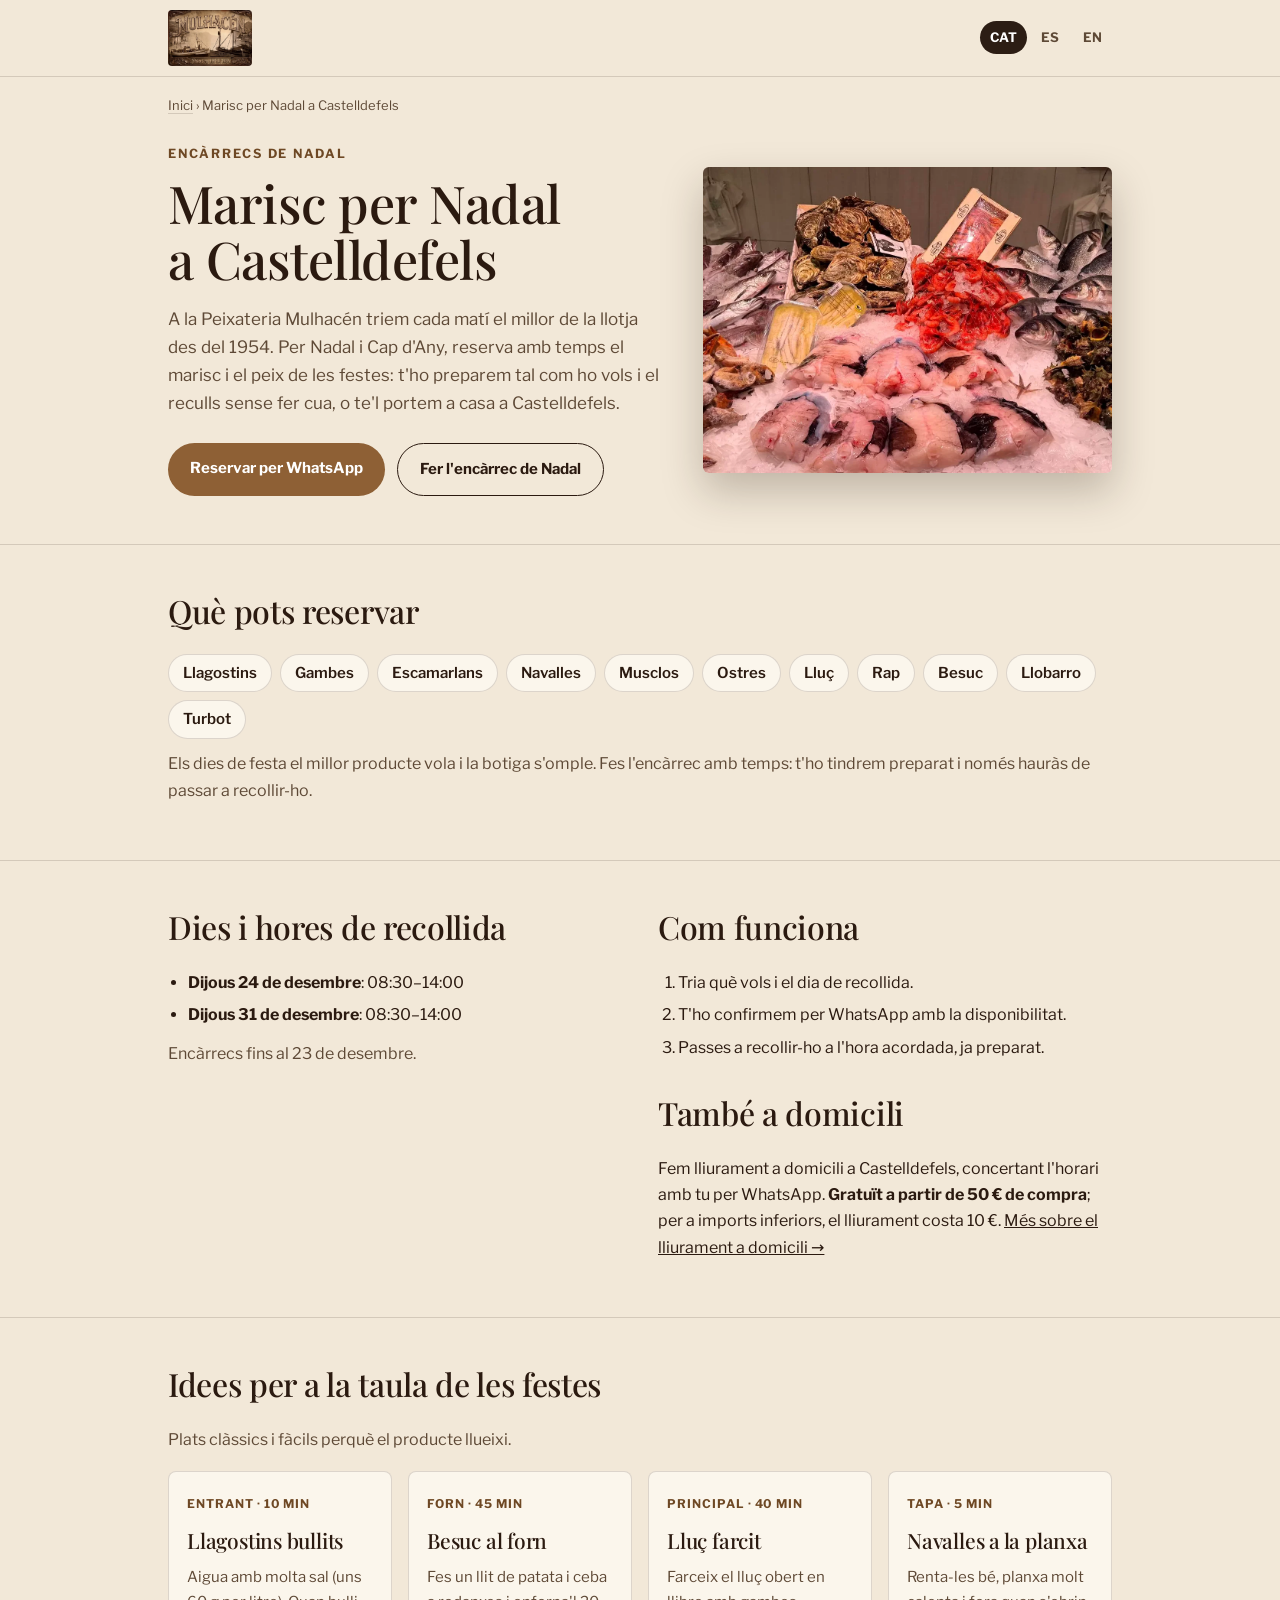
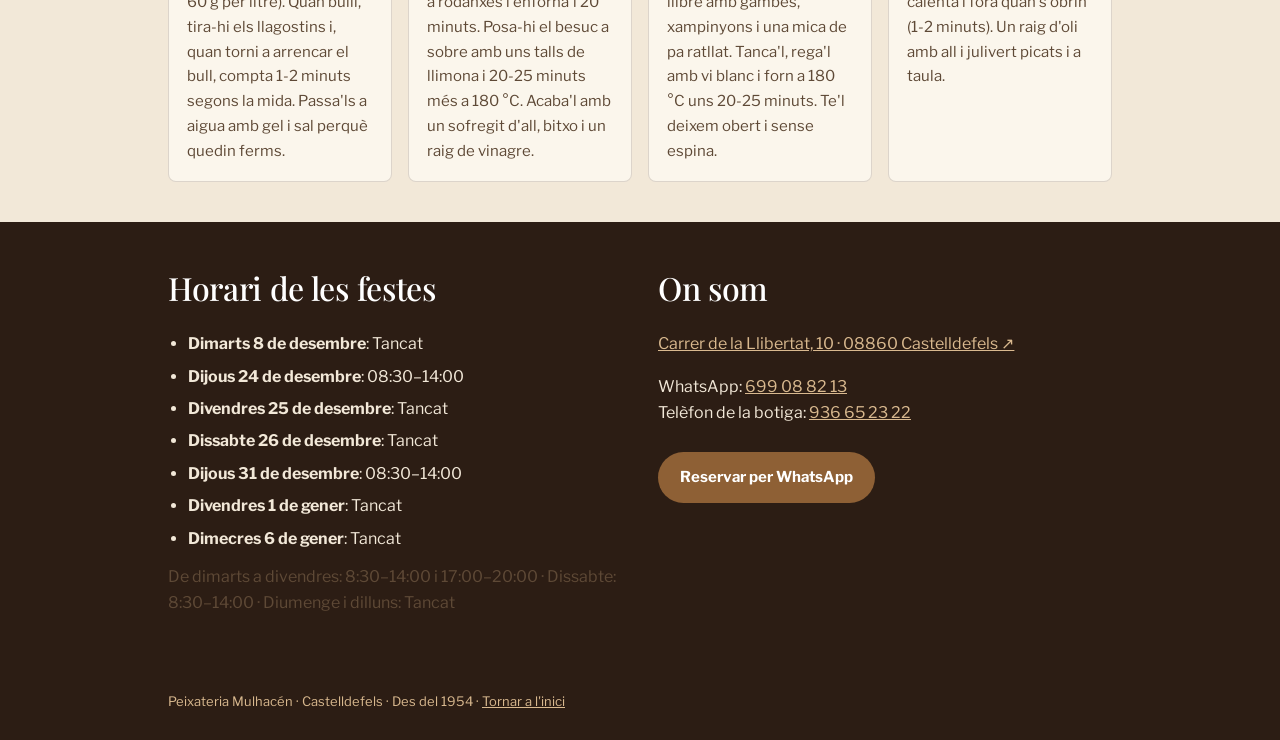
<file: marisc-nadal-castelldefels/index.html>
<!doctype html>
<html lang="ca">
<head>
<meta charset="utf-8">
<meta name="viewport" content="width=device-width,initial-scale=1">
<title>Marisc per Nadal a Castelldefels · Peixateria Mulhacén</title>
<meta name="description" content="Reserva el marisc i el peix de Nadal a Castelldefels i recull-lo sense cues el 24 i el 31 de desembre. Llagostins, gambes, escamarlans i més, des del 1954.">
<link rel="canonical" href="https://mulhacen.cat/marisc-nadal-castelldefels/">
<link rel="alternate" hreflang="ca" href="https://mulhacen.cat/marisc-nadal-castelldefels/"><link rel="alternate" hreflang="es" href="https://mulhacen.cat/es/marisco-navidad-castelldefels/"><link rel="alternate" hreflang="en" href="https://mulhacen.cat/en/christmas-seafood-castelldefels/"><link rel="alternate" hreflang="x-default" href="https://mulhacen.cat/marisc-nadal-castelldefels/">
<link rel="icon" href="/favicon.ico" sizes="48x48">
<link rel="apple-touch-icon" href="/img/apple-touch-icon.png">
<meta name="theme-color" content="#2C1D14">
<meta property="og:type" content="website">
<meta property="og:site_name" content="Peixateria Mulhacén">
<meta property="og:title" content="Marisc per Nadal a Castelldefels · Peixateria Mulhacén">
<meta property="og:description" content="Reserva el marisc i el peix de Nadal a Castelldefels i recull-lo sense cues el 24 i el 31 de desembre. Llagostins, gambes, escamarlans i més, des del 1954.">
<meta property="og:url" content="https://mulhacen.cat/marisc-nadal-castelldefels/">
<meta property="og:image" content="https://mulhacen.cat/og.jpg">
<meta name="twitter:card" content="summary_large_image">
<link rel="preload" href="/fonts/playfair-display-normal-latin.woff2" as="font" type="font/woff2" crossorigin>
<link rel="stylesheet" href="/fonts/fonts.css">
<style>
:root{--cream:#F2E8D8;--paper:#FBF6EC;--ink:#2B1A10;--ink-soft:#5E4936;--marine:#2C1D14;--gold:#8E6035;--gold-deep:#6E4824;--gold-light:#D9B98F;--line:rgba(43,26,16,.15)}
*{box-sizing:border-box}
body{margin:0;background:var(--cream);color:var(--ink);font:16px/1.65 "Libre Franklin",ui-sans-serif,system-ui,sans-serif;-webkit-font-smoothing:antialiased}
a{color:inherit}
img{display:block;max-width:100%;height:auto}
h1,h2,h3{font-family:"Playfair Display",Georgia,serif;font-weight:500;letter-spacing:-.01em;margin:0;text-wrap:balance}
.wrap{max-width:1040px;margin:0 auto;padding:0 clamp(16px,5vw,48px)}
header{border-bottom:1px solid var(--line);background:var(--cream)}
header .wrap{display:flex;align-items:center;justify-content:space-between;gap:12px;padding-top:10px;padding-bottom:10px}
header img{width:84px;border-radius:4px}
.langs{display:flex;gap:4px;font-size:13px;font-weight:700}
.langs a{padding:6px 10px;border-radius:999px;text-decoration:none;color:var(--ink-soft)}
.langs a[aria-current]{background:var(--marine);color:#fff}
.crumbs{font-size:13px;color:var(--ink-soft);margin:18px 0 0}
.crumbs a{text-decoration:none;border-bottom:1px solid var(--line)}
.hero{display:grid;grid-template-columns:1.1fr .9fr;gap:36px;align-items:center;padding:28px 0 48px}
.eyebrow{font-size:12.5px;font-weight:700;letter-spacing:.14em;text-transform:uppercase;color:var(--gold-deep);margin:0 0 10px}
h1{font-size:clamp(32px,4.4vw,52px);line-height:1.08}
.lead{color:var(--ink-soft);font-size:17px;margin:18px 0 0;max-width:52ch}
.ctas{display:flex;flex-wrap:wrap;gap:12px;margin-top:26px}
.btn{display:inline-block;padding:13px 22px;border-radius:999px;text-decoration:none;font-weight:700;font-size:15px}
.btn-gold{background:var(--gold);color:#fff}
.btn-line{border:1.5px solid var(--ink);color:var(--ink)}
.hero img{width:100%;aspect-ratio:4/3;object-fit:cover;border-radius:6px;box-shadow:0 18px 40px rgba(43,26,16,.25)}
section{padding:40px 0;border-top:1px solid var(--line)}
section h2{font-size:clamp(24px,3vw,32px);margin-bottom:16px}
.chips{display:flex;flex-wrap:wrap;gap:8px;list-style:none;padding:0;margin:0}
.chips li{background:var(--paper);border:1px solid var(--line);border-radius:999px;padding:6px 14px;font-weight:600;font-size:15px}
.grid2{display:grid;grid-template-columns:1fr 1fr;gap:36px}
ul.plain,ol.steps{margin:0;padding-left:20px}
ul.plain li,ol.steps li{margin:6px 0}
.note{color:var(--ink-soft);margin-top:12px}
.recipes{display:grid;grid-template-columns:repeat(auto-fit,minmax(220px,1fr));gap:16px}
.recipe{background:var(--paper);border:1px solid var(--line);border-radius:8px;padding:18px}
.recipe .tag{font-size:12px;font-weight:700;letter-spacing:.08em;text-transform:uppercase;color:var(--gold-deep)}
.recipe h3{font-size:21px;margin:6px 0 8px}
.recipe p{margin:0;color:var(--ink-soft);font-size:15px}
.dark{background:var(--marine);color:#F2E8D8;border-top:0}
.dark h2{color:#fff}
.dark a{color:var(--gold-light)}
.dark .btn-gold{color:#fff}
footer{background:var(--marine);color:var(--gold-light);font-size:13px;padding:18px 0 28px}
@media (max-width:760px){.hero,.grid2{grid-template-columns:1fr}.hero{gap:24px}.hero .img{order:-1}}
</style>
<script type="application/ld+json">{"@context":"https://schema.org","@graph":[{"@type":"WebPage","@id":"https://mulhacen.cat/marisc-nadal-castelldefels/","url":"https://mulhacen.cat/marisc-nadal-castelldefels/","name":"Marisc per Nadal a Castelldefels · Peixateria Mulhacén","description":"Reserva el marisc i el peix de Nadal a Castelldefels i recull-lo sense cues el 24 i el 31 de desembre. Llagostins, gambes, escamarlans i més, des del 1954.","inLanguage":"ca","about":{"@id":"https://mulhacen.cat/#store"}},{"@type":"BreadcrumbList","itemListElement":[{"@type":"ListItem","position":1,"name":"Inici","item":"https://mulhacen.cat/"},{"@type":"ListItem","position":2,"name":"Marisc per Nadal a Castelldefels","item":"https://mulhacen.cat/marisc-nadal-castelldefels/"}]}]}</script>
<script data-goatcounter="https://mulhacen.goatcounter.com/count" async src="/js/count.js"></script>
</head>
<body>
<header><div class="wrap">
  <a href="/"><img src="/img/mulhacen-logo.webp" width="900" height="595" alt="Mulhacén · Peixaters des del 1954"></a>
  <nav class="langs"><a href="/marisc-nadal-castelldefels/" hreflang="ca" lang="ca" aria-current="page">CAT</a><a href="/es/marisco-navidad-castelldefels/" hreflang="es" lang="es">ES</a><a href="/en/christmas-seafood-castelldefels/" hreflang="en" lang="en">EN</a></nav>
</div></header>
<main>
  <div class="wrap">
    <p class="crumbs"><a href="/">Inici</a> › Marisc per Nadal a Castelldefels</p>
    <div class="hero">
      <div>
        <p class="eyebrow">Encàrrecs de Nadal</p>
        <h1>Marisc per Nadal a Castelldefels</h1>
        <p class="lead">A la Peixateria Mulhacén triem cada matí el millor de la llotja des del 1954. Per Nadal i Cap d&#x27;Any, reserva amb temps el marisc i el peix de les festes: t&#x27;ho preparem tal com ho vols i el reculls sense fer cua, o te&#x27;l portem a casa a Castelldefels.</p>
        <div class="ctas">
          <a class="btn btn-gold" href="https://wa.me/34699088213?text=Hola%2C%20voldria%20fer%20un%20enc%C3%A0rrec%20de%20Nadal." target="_blank" rel="noopener">Reservar per WhatsApp</a>
          <a class="btn btn-line" href="/#encarrec">Fer l&#x27;encàrrec de Nadal</a>
        </div>
      </div>
      <div class="img"><img src="/img/taulell-sense-preus.webp" width="1067" height="800" alt="Ostres, gambes i peix fresc al taulell de la Peixateria Mulhacén" fetchpriority="high"></div>
    </div>
  </div>
  <section><div class="wrap">
    <h2>Què pots reservar</h2>
    <ul class="chips"><li>Llagostins</li><li>Gambes</li><li>Escamarlans</li><li>Navalles</li><li>Musclos</li><li>Ostres</li><li>Lluç</li><li>Rap</li><li>Besuc</li><li>Llobarro</li><li>Turbot</li></ul>
    <p class="note">Els dies de festa el millor producte vola i la botiga s&#x27;omple. Fes l&#x27;encàrrec amb temps: t&#x27;ho tindrem preparat i només hauràs de passar a recollir-ho.</p>
  </div></section>
  <section><div class="wrap grid2">
    <div>
      <h2>Dies i hores de recollida</h2>
      <ul class="plain"><li><strong>Dijous 24 de desembre</strong>: 08:30–14:00</li><li><strong>Dijous 31 de desembre</strong>: 08:30–14:00</li></ul>
      <p class="note">Encàrrecs fins al 23 de desembre.</p>
    </div>
    <div>
      <h2>Com funciona</h2>
      <ol class="steps"><li>Tria què vols i el dia de recollida.</li><li>T&#x27;ho confirmem per WhatsApp amb la disponibilitat.</li><li>Passes a recollir-ho a l&#x27;hora acordada, ja preparat.</li></ol>
      <h2 style="margin-top:26px">També a domicili</h2>
      <p>Fem lliurament a domicili a Castelldefels, concertant l'horari amb tu per WhatsApp. <strong>Gratuït a partir de 50 € de compra</strong>; per a imports inferiors, el lliurament costa 10 €. <a href="/peix-marisc-domicili-castelldefels/">Més sobre el lliurament a domicili →</a></p>
    </div>
  </div></section>
  <section><div class="wrap">
    <h2>Idees per a la taula de les festes</h2>
    <p class="note" style="margin:0 0 18px">Plats clàssics i fàcils perquè el producte llueixi.</p>
    <div class="recipes"><div class="recipe"><span class="tag">Entrant · 10 min</span><h3>Llagostins bullits</h3><p>Aigua amb molta sal (uns 60 g per litre). Quan bulli, tira-hi els llagostins i, quan torni a arrencar el bull, compta 1-2 minuts segons la mida. Passa&#x27;ls a aigua amb gel i sal perquè quedin ferms.</p></div><div class="recipe"><span class="tag">Forn · 45 min</span><h3>Besuc al forn</h3><p>Fes un llit de patata i ceba a rodanxes i enforna&#x27;l 20 minuts. Posa-hi el besuc a sobre amb uns talls de llimona i 20-25 minuts més a 180 °C. Acaba&#x27;l amb un sofregit d&#x27;all, bitxo i un raig de vinagre.</p></div><div class="recipe"><span class="tag">Principal · 40 min</span><h3>Lluç farcit</h3><p>Farceix el lluç obert en llibre amb gambes, xampinyons i una mica de pa ratllat. Tanca&#x27;l, rega&#x27;l amb vi blanc i forn a 180 °C uns 20-25 minuts. Te&#x27;l deixem obert i sense espina.</p></div><div class="recipe"><span class="tag">Tapa · 5 min</span><h3>Navalles a la planxa</h3><p>Renta-les bé, planxa molt calenta i fora quan s&#x27;obrin (1-2 minuts). Un raig d&#x27;oli amb all i julivert picats i a taula.</p></div></div>
  </div></section>
  <section class="dark"><div class="wrap grid2">
    <div>
      <h2>Horari de les festes</h2>
      <ul class="plain"><li><strong>Dimarts 8 de desembre</strong>: Tancat</li><li><strong>Dijous 24 de desembre</strong>: 08:30–14:00</li><li><strong>Divendres 25 de desembre</strong>: Tancat</li><li><strong>Dissabte 26 de desembre</strong>: Tancat</li><li><strong>Dijous 31 de desembre</strong>: 08:30–14:00</li><li><strong>Divendres 1 de gener</strong>: Tancat</li><li><strong>Dimecres 6 de gener</strong>: Tancat</li></ul>
      <p class="note">De dimarts a divendres: 8:30–14:00 i 17:00–20:00 · Dissabte: 8:30–14:00 · Diumenge i dilluns: Tancat</p>
    </div>
    <div>
      <h2>On som</h2>
      <p><a href="https://www.google.com/maps/place/?q=place_id:ChIJHfs3fCyDpBIRCZyUIs1L600" target="_blank" rel="noopener">Carrer de la Llibertat, 10 · 08860 Castelldefels ↗</a></p>
      <p>WhatsApp: <a href="tel:+34699088213">699 08 82 13</a><br>Telèfon de la botiga: <a href="tel:+34936652322">936 65 23 22</a></p>
      <div class="ctas"><a class="btn btn-gold" href="https://wa.me/34699088213?text=Hola%2C%20voldria%20fer%20un%20enc%C3%A0rrec%20de%20Nadal." target="_blank" rel="noopener">Reservar per WhatsApp</a></div>
    </div>
  </div></section>
</main>
<footer><div class="wrap">Peixateria Mulhacén · Castelldefels · Des del 1954 · <a href="/" style="color:inherit">Tornar a l&#x27;inici</a></div></footer>
</body>
</html>
</file>
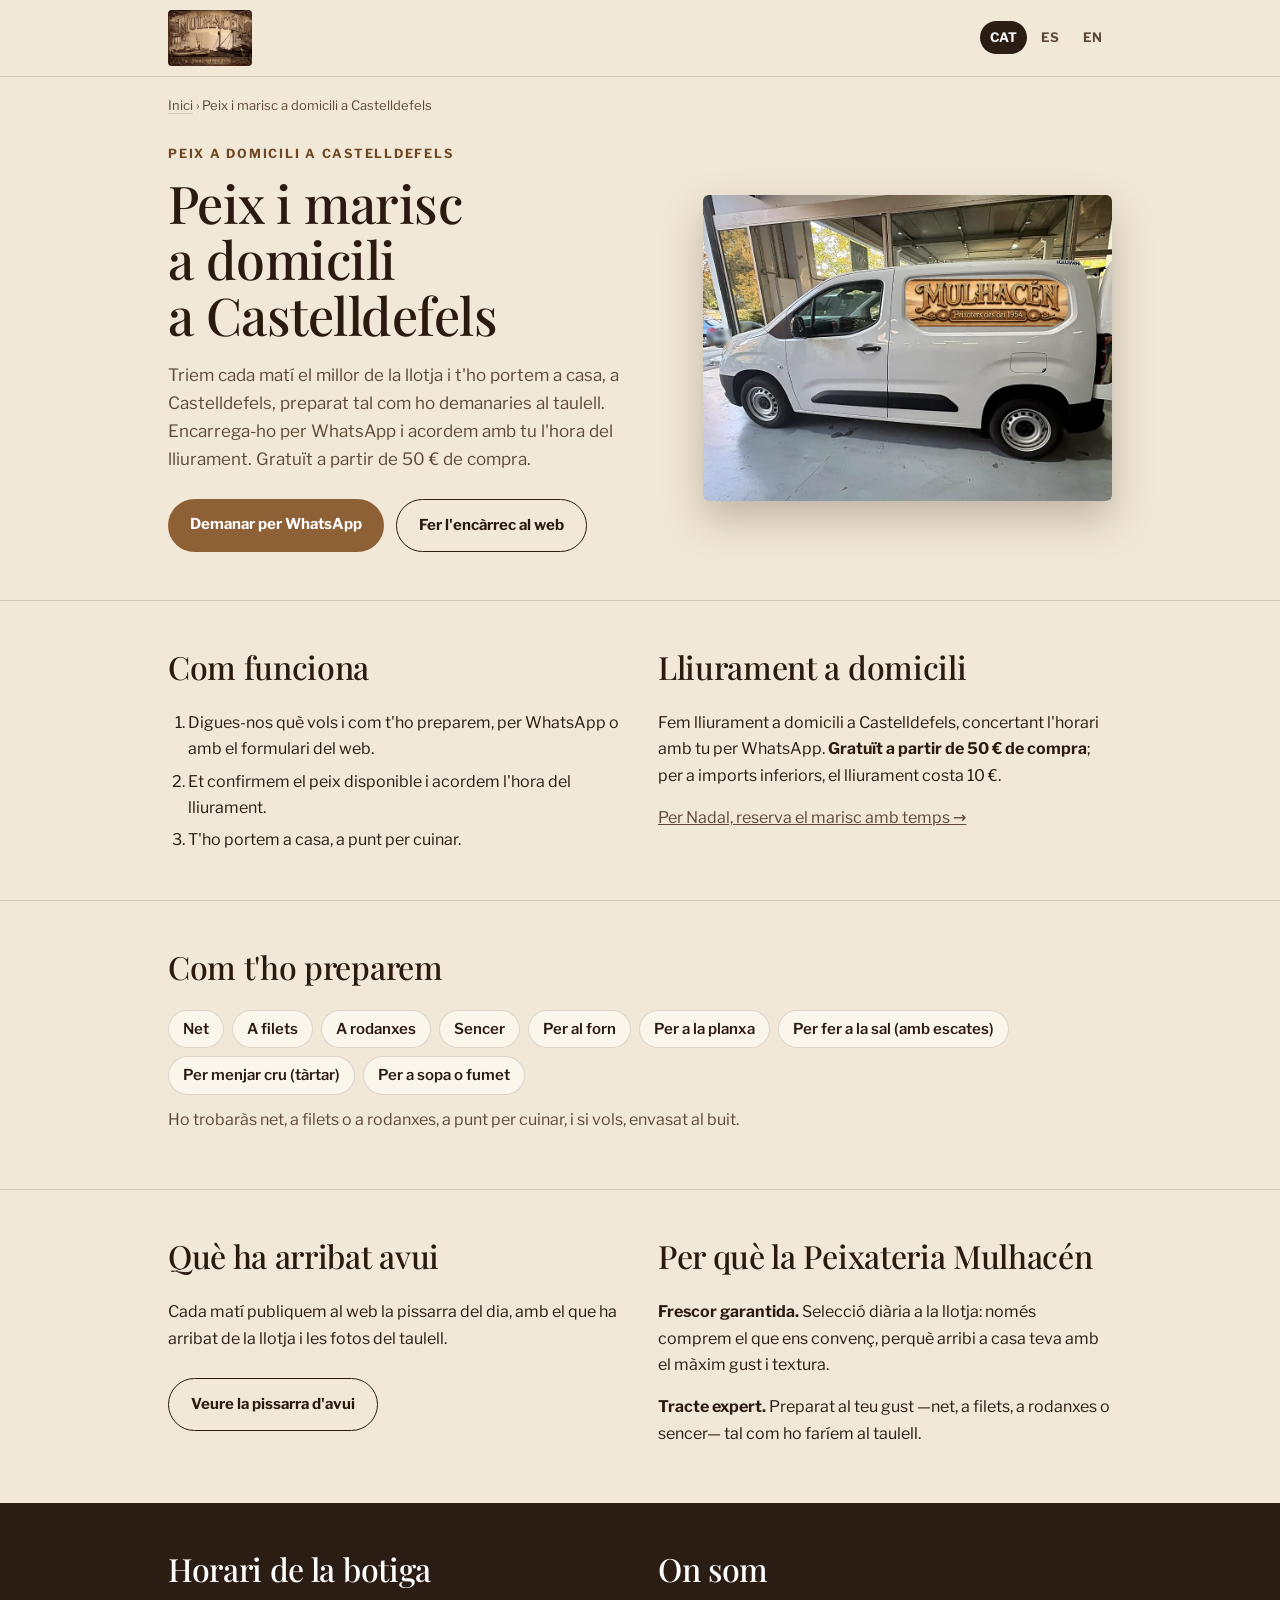
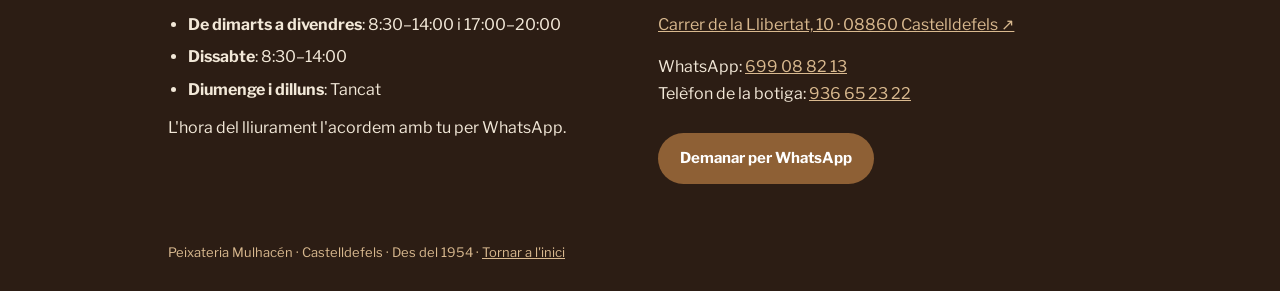
<file: peix-marisc-domicili-castelldefels/index.html>
<!doctype html>
<html lang="ca">
<head>
<meta charset="utf-8">
<meta name="viewport" content="width=device-width,initial-scale=1">
<title>Peix i marisc a domicili a Castelldefels · Peixateria Mulhacén</title>
<meta name="description" content="Peix i marisc de llotja a domicili a Castelldefels, net i a punt per cuinar. Encarrega per WhatsApp: lliurament gratuït a partir de 50 €. Des del 1954.">
<link rel="canonical" href="https://mulhacen.cat/peix-marisc-domicili-castelldefels/">
<link rel="alternate" hreflang="ca" href="https://mulhacen.cat/peix-marisc-domicili-castelldefels/"><link rel="alternate" hreflang="es" href="https://mulhacen.cat/es/pescado-marisco-domicilio-castelldefels/"><link rel="alternate" hreflang="en" href="https://mulhacen.cat/en/fish-seafood-delivery-castelldefels/"><link rel="alternate" hreflang="x-default" href="https://mulhacen.cat/peix-marisc-domicili-castelldefels/">
<link rel="icon" href="/favicon.ico" sizes="48x48">
<link rel="apple-touch-icon" href="/img/apple-touch-icon.png">
<meta name="theme-color" content="#2C1D14">
<meta property="og:type" content="website">
<meta property="og:site_name" content="Peixateria Mulhacén">
<meta property="og:title" content="Peix i marisc a domicili a Castelldefels · Peixateria Mulhacén">
<meta property="og:description" content="Peix i marisc de llotja a domicili a Castelldefels, net i a punt per cuinar. Encarrega per WhatsApp: lliurament gratuït a partir de 50 €. Des del 1954.">
<meta property="og:url" content="https://mulhacen.cat/peix-marisc-domicili-castelldefels/">
<meta property="og:image" content="https://mulhacen.cat/og.jpg">
<meta name="twitter:card" content="summary_large_image">
<link rel="preload" href="/fonts/playfair-display-normal-latin.woff2" as="font" type="font/woff2" crossorigin>
<link rel="stylesheet" href="/fonts/fonts.css">
<style>
:root{--cream:#F2E8D8;--paper:#FBF6EC;--ink:#2B1A10;--ink-soft:#5E4936;--marine:#2C1D14;--gold:#8E6035;--gold-deep:#6E4824;--gold-light:#D9B98F;--line:rgba(43,26,16,.15)}
*{box-sizing:border-box}
body{margin:0;background:var(--cream);color:var(--ink);font:16px/1.65 "Libre Franklin",ui-sans-serif,system-ui,sans-serif;-webkit-font-smoothing:antialiased}
a{color:inherit}
img{display:block;max-width:100%;height:auto}
h1,h2,h3{font-family:"Playfair Display",Georgia,serif;font-weight:500;letter-spacing:-.01em;margin:0;text-wrap:balance}
.wrap{max-width:1040px;margin:0 auto;padding:0 clamp(16px,5vw,48px)}
header{border-bottom:1px solid var(--line);background:var(--cream)}
header .wrap{display:flex;align-items:center;justify-content:space-between;gap:12px;padding-top:10px;padding-bottom:10px}
header img{width:84px;border-radius:4px}
.langs{display:flex;gap:4px;font-size:13px;font-weight:700}
.langs a{padding:6px 10px;border-radius:999px;text-decoration:none;color:var(--ink-soft)}
.langs a[aria-current]{background:var(--marine);color:#fff}
.crumbs{font-size:13px;color:var(--ink-soft);margin:18px 0 0}
.crumbs a{text-decoration:none;border-bottom:1px solid var(--line)}
.hero{display:grid;grid-template-columns:1.1fr .9fr;gap:36px;align-items:center;padding:28px 0 48px}
.eyebrow{font-size:12.5px;font-weight:700;letter-spacing:.14em;text-transform:uppercase;color:var(--gold-deep);margin:0 0 10px}
h1{font-size:clamp(32px,4.4vw,52px);line-height:1.08}
.lead{color:var(--ink-soft);font-size:17px;margin:18px 0 0;max-width:52ch}
.ctas{display:flex;flex-wrap:wrap;gap:12px;margin-top:26px}
.btn{display:inline-block;padding:13px 22px;border-radius:999px;text-decoration:none;font-weight:700;font-size:15px}
.btn-gold{background:var(--gold);color:#fff}
.btn-line{border:1.5px solid var(--ink);color:var(--ink)}
.hero img{width:100%;aspect-ratio:4/3;object-fit:cover;border-radius:6px;box-shadow:0 18px 40px rgba(43,26,16,.25)}
section{padding:40px 0;border-top:1px solid var(--line)}
section h2{font-size:clamp(24px,3vw,32px);margin-bottom:16px}
.chips{display:flex;flex-wrap:wrap;gap:8px;list-style:none;padding:0;margin:0}
.chips li{background:var(--paper);border:1px solid var(--line);border-radius:999px;padding:6px 14px;font-weight:600;font-size:15px}
.grid2{display:grid;grid-template-columns:1fr 1fr;gap:36px}
ul.plain,ol.steps{margin:0;padding-left:20px}
ul.plain li,ol.steps li{margin:6px 0}
.note{color:var(--ink-soft);margin-top:12px}
.recipes{display:grid;grid-template-columns:repeat(auto-fit,minmax(220px,1fr));gap:16px}
.recipe{background:var(--paper);border:1px solid var(--line);border-radius:8px;padding:18px}
.recipe .tag{font-size:12px;font-weight:700;letter-spacing:.08em;text-transform:uppercase;color:var(--gold-deep)}
.recipe h3{font-size:21px;margin:6px 0 8px}
.recipe p{margin:0;color:var(--ink-soft);font-size:15px}
.dark{background:var(--marine);color:#F2E8D8;border-top:0}
.dark h2{color:#fff}
.dark a{color:var(--gold-light)}
.dark .btn-gold{color:#fff}
footer{background:var(--marine);color:var(--gold-light);font-size:13px;padding:18px 0 28px}
@media (max-width:760px){.hero,.grid2{grid-template-columns:1fr}.hero{gap:24px}.hero .img{order:-1}}
</style>
<script type="application/ld+json">{"@context":"https://schema.org","@graph":[{"@type":"WebPage","@id":"https://mulhacen.cat/peix-marisc-domicili-castelldefels/","url":"https://mulhacen.cat/peix-marisc-domicili-castelldefels/","name":"Peix i marisc a domicili a Castelldefels · Peixateria Mulhacén","description":"Peix i marisc de llotja a domicili a Castelldefels, net i a punt per cuinar. Encarrega per WhatsApp: lliurament gratuït a partir de 50 €. Des del 1954.","inLanguage":"ca","about":{"@id":"https://mulhacen.cat/#store"}},{"@type":"BreadcrumbList","itemListElement":[{"@type":"ListItem","position":1,"name":"Inici","item":"https://mulhacen.cat/"},{"@type":"ListItem","position":2,"name":"Peix i marisc a domicili a Castelldefels","item":"https://mulhacen.cat/peix-marisc-domicili-castelldefels/"}]}]}</script>
<script data-goatcounter="https://mulhacen.goatcounter.com/count" async src="/js/count.js"></script>
</head>
<body>
<header><div class="wrap">
  <a href="/"><img src="/img/mulhacen-logo.webp" width="900" height="595" alt="Mulhacén · Peixaters des del 1954"></a>
  <nav class="langs"><a href="/peix-marisc-domicili-castelldefels/" hreflang="ca" lang="ca" aria-current="page">CAT</a><a href="/es/pescado-marisco-domicilio-castelldefels/" hreflang="es" lang="es">ES</a><a href="/en/fish-seafood-delivery-castelldefels/" hreflang="en" lang="en">EN</a></nav>
</div></header>
<main>
  <div class="wrap">
    <p class="crumbs"><a href="/">Inici</a> › Peix i marisc a domicili a Castelldefels</p>
    <div class="hero">
      <div>
        <p class="eyebrow">Peix a domicili a Castelldefels</p>
        <h1>Peix i marisc a domicili a Castelldefels</h1>
        <p class="lead">Triem cada matí el millor de la llotja i t&#x27;ho portem a casa, a Castelldefels, preparat tal com ho demanaries al taulell. Encarrega-ho per WhatsApp i acordem amb tu l&#x27;hora del lliurament. Gratuït a partir de 50 € de compra.</p>
        <div class="ctas">
          <a class="btn btn-gold" href="https://wa.me/34699088213?text=Hola%2C%20voldria%20fer%20un%20enc%C3%A0rrec%20a%20domicili." target="_blank" rel="noopener">Demanar per WhatsApp</a>
          <a class="btn btn-line" href="/#encarrec">Fer l&#x27;encàrrec al web</a>
        </div>
      </div>
      <div class="img"><img src="/img/furgoneta.webp" width="960" height="720" alt="Furgoneta de repartiment de la Peixateria Mulhacén" fetchpriority="high"></div>
    </div>
  </div>
  <section><div class="wrap grid2">
    <div>
      <h2>Com funciona</h2>
      <ol class="steps"><li>Digues-nos què vols i com t&#x27;ho preparem, per WhatsApp o amb el formulari del web.</li><li>Et confirmem el peix disponible i acordem l&#x27;hora del lliurament.</li><li>T&#x27;ho portem a casa, a punt per cuinar.</li></ol>
    </div>
    <div>
      <h2>Lliurament a domicili</h2>
      <p>Fem lliurament a domicili a Castelldefels, concertant l'horari amb tu per WhatsApp. <strong>Gratuït a partir de 50 € de compra</strong>; per a imports inferiors, el lliurament costa 10 €.</p>
      <p class="note"><a href="/marisc-nadal-castelldefels/">Per Nadal, reserva el marisc amb temps →</a></p>
    </div>
  </div></section>
  <section><div class="wrap">
    <h2>Com t&#x27;ho preparem</h2>
    <ul class="chips"><li>Net</li><li>A filets</li><li>A rodanxes</li><li>Sencer</li><li>Per al forn</li><li>Per a la planxa</li><li>Per fer a la sal (amb escates)</li><li>Per menjar cru (tàrtar)</li><li>Per a sopa o fumet</li></ul>
    <p class="note">Ho trobaràs net, a filets o a rodanxes, a punt per cuinar, i si vols, envasat al buit.</p>
  </div></section>
  <section><div class="wrap grid2">
    <div>
      <h2>Què ha arribat avui</h2>
      <p>Cada matí publiquem al web la pissarra del dia, amb el que ha arribat de la llotja i les fotos del taulell.</p>
      <div class="ctas"><a class="btn btn-line" href="/#avui">Veure la pissarra d&#x27;avui</a></div>
    </div>
    <div>
      <h2>Per què la Peixateria Mulhacén</h2>
      <p><strong>Frescor garantida.</strong> Selecció diària a la llotja: només comprem el que ens convenç, perquè arribi a casa teva amb el màxim gust i textura.</p>
      <p><strong>Tracte expert.</strong> Preparat al teu gust —net, a filets, a rodanxes o sencer— tal com ho faríem al taulell.</p>
    </div>
  </div></section>
  <section class="dark"><div class="wrap grid2">
    <div>
      <h2>Horari de la botiga</h2>
      <ul class="plain"><li><strong>De dimarts a divendres</strong>: 8:30–14:00 i 17:00–20:00</li><li><strong>Dissabte</strong>: 8:30–14:00</li><li><strong>Diumenge i dilluns</strong>: Tancat</li></ul>
      <p class="note" style="color:inherit">L&#x27;hora del lliurament l&#x27;acordem amb tu per WhatsApp.</p>
    </div>
    <div>
      <h2>On som</h2>
      <p><a href="https://www.google.com/maps/place/?q=place_id:ChIJHfs3fCyDpBIRCZyUIs1L600" target="_blank" rel="noopener">Carrer de la Llibertat, 10 · 08860 Castelldefels ↗</a></p>
      <p>WhatsApp: <a href="tel:+34699088213">699 08 82 13</a><br>Telèfon de la botiga: <a href="tel:+34936652322">936 65 23 22</a></p>
      <div class="ctas"><a class="btn btn-gold" href="https://wa.me/34699088213?text=Hola%2C%20voldria%20fer%20un%20enc%C3%A0rrec%20a%20domicili." target="_blank" rel="noopener">Demanar per WhatsApp</a></div>
    </div>
  </div></section>
</main>
<footer><div class="wrap">Peixateria Mulhacén · Castelldefels · Des del 1954 · <a href="/" style="color:inherit">Tornar a l&#x27;inici</a></div></footer>
</body>
</html>
</file>
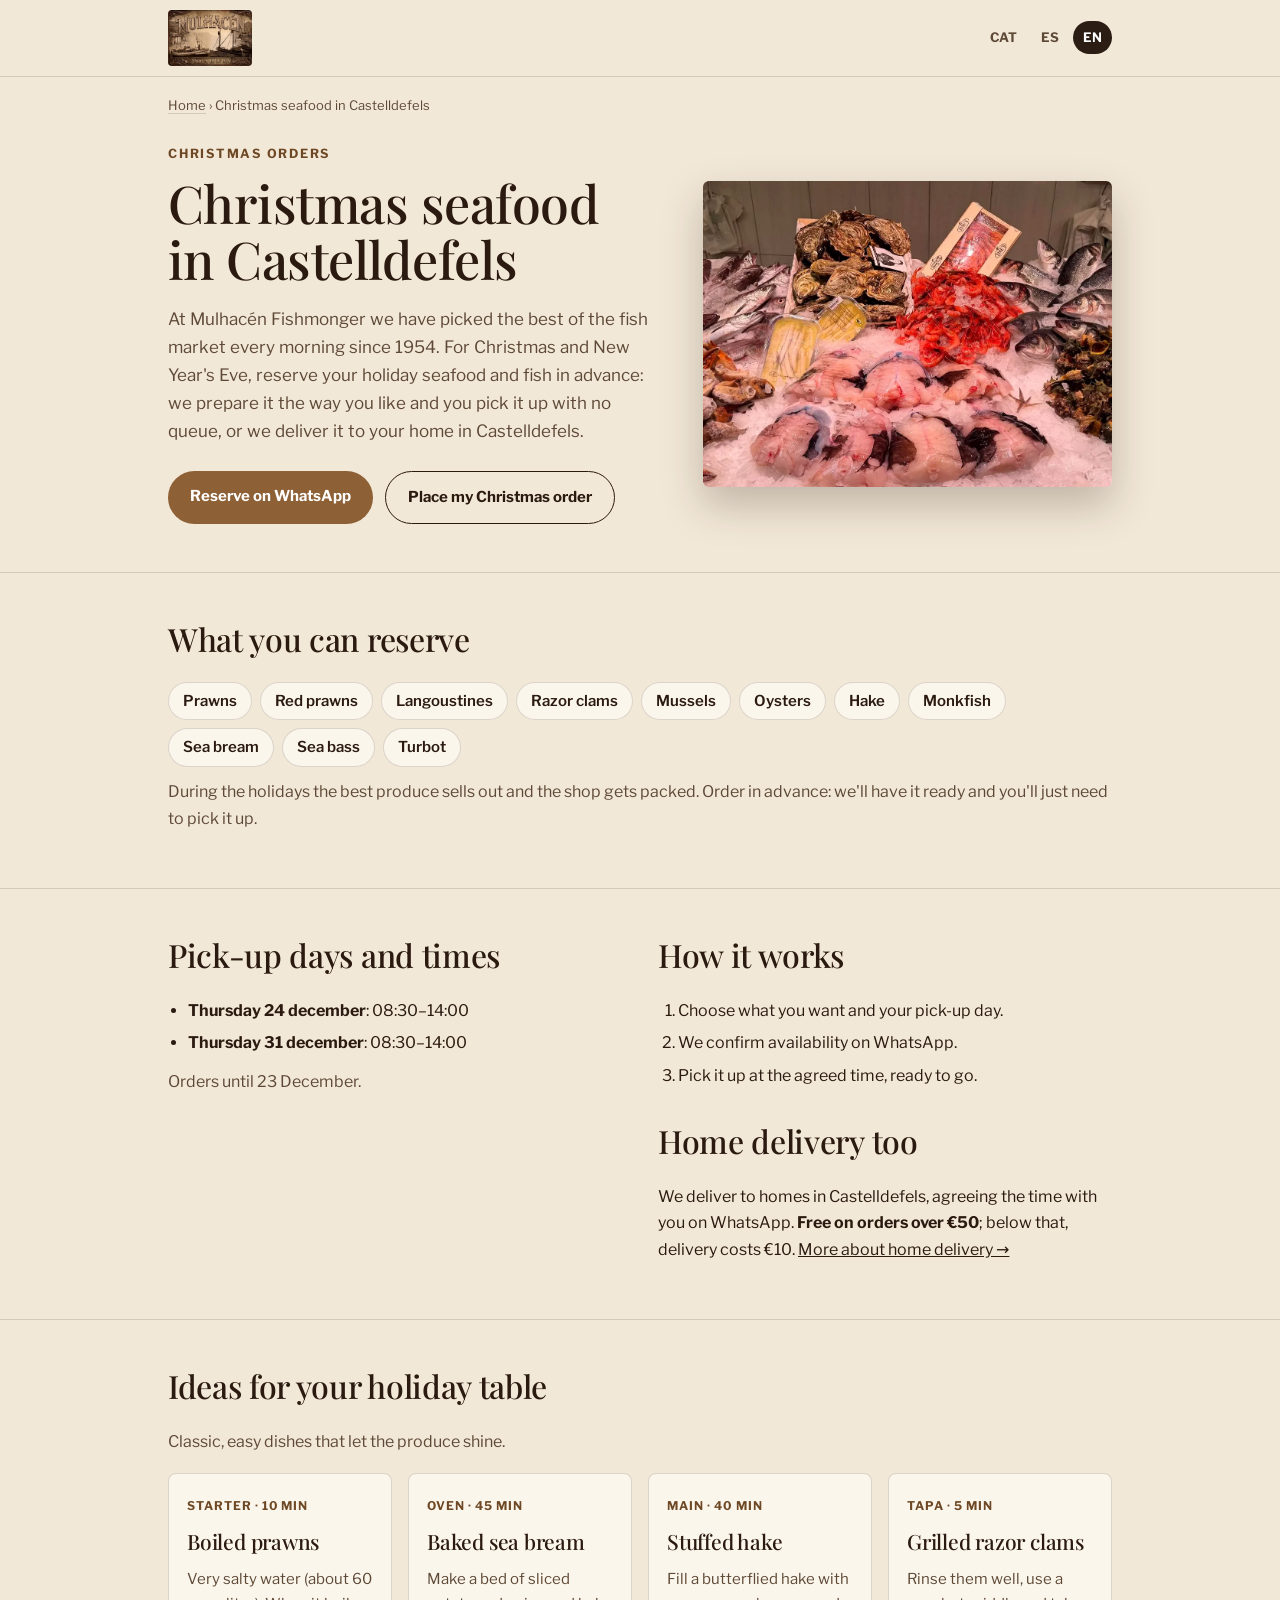
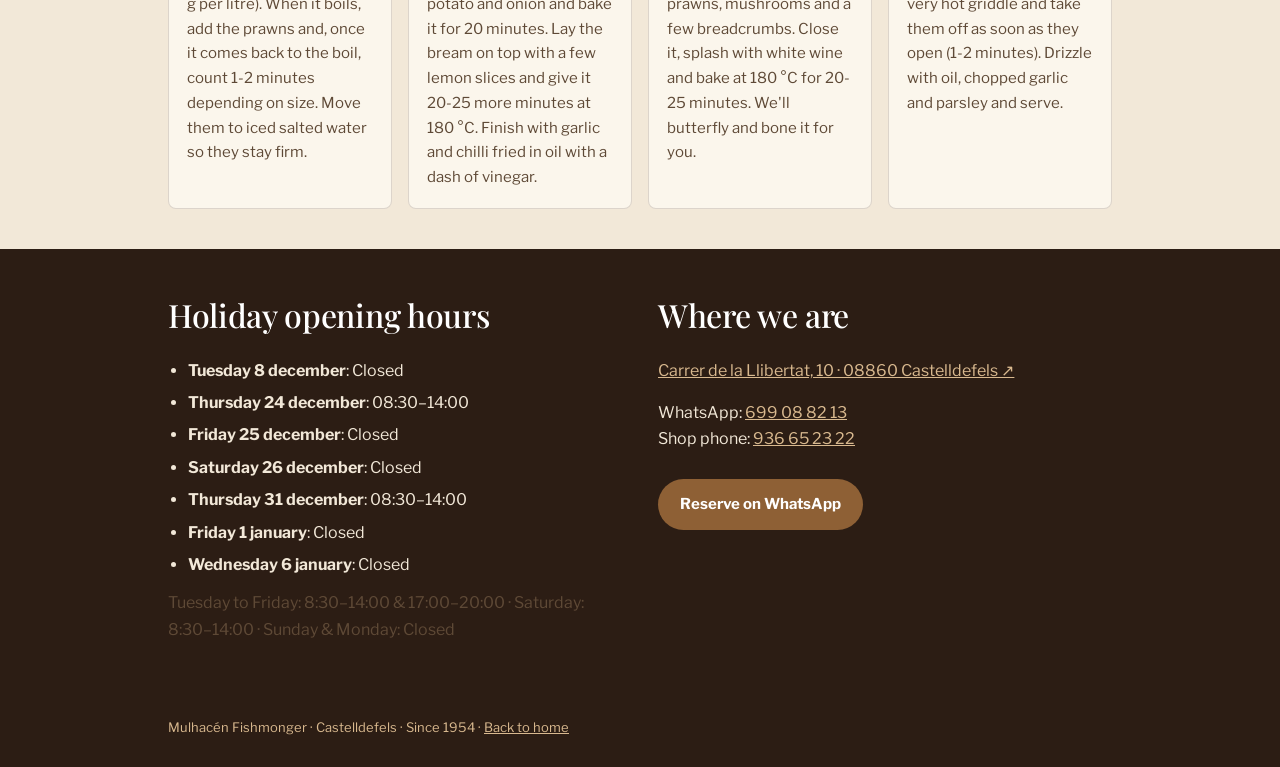
<file: en/christmas-seafood-castelldefels/index.html>
<!doctype html>
<html lang="en">
<head>
<meta charset="utf-8">
<meta name="viewport" content="width=device-width,initial-scale=1">
<title>Christmas seafood in Castelldefels · Mulhacén Fishmonger</title>
<meta name="description" content="Reserve your Christmas seafood and fish in Castelldefels and pick it up with no queues on 24 and 31 December. Prawns, langoustines and more, since 1954.">
<link rel="canonical" href="https://mulhacen.cat/en/christmas-seafood-castelldefels/">
<link rel="alternate" hreflang="ca" href="https://mulhacen.cat/marisc-nadal-castelldefels/"><link rel="alternate" hreflang="es" href="https://mulhacen.cat/es/marisco-navidad-castelldefels/"><link rel="alternate" hreflang="en" href="https://mulhacen.cat/en/christmas-seafood-castelldefels/"><link rel="alternate" hreflang="x-default" href="https://mulhacen.cat/marisc-nadal-castelldefels/">
<link rel="icon" href="/favicon.ico" sizes="48x48">
<link rel="apple-touch-icon" href="/img/apple-touch-icon.png">
<meta name="theme-color" content="#2C1D14">
<meta property="og:type" content="website">
<meta property="og:site_name" content="Peixateria Mulhacén">
<meta property="og:title" content="Christmas seafood in Castelldefels · Mulhacén Fishmonger">
<meta property="og:description" content="Reserve your Christmas seafood and fish in Castelldefels and pick it up with no queues on 24 and 31 December. Prawns, langoustines and more, since 1954.">
<meta property="og:url" content="https://mulhacen.cat/en/christmas-seafood-castelldefels/">
<meta property="og:image" content="https://mulhacen.cat/og.jpg">
<meta name="twitter:card" content="summary_large_image">
<link rel="preload" href="/fonts/playfair-display-normal-latin.woff2" as="font" type="font/woff2" crossorigin>
<link rel="stylesheet" href="/fonts/fonts.css">
<style>
:root{--cream:#F2E8D8;--paper:#FBF6EC;--ink:#2B1A10;--ink-soft:#5E4936;--marine:#2C1D14;--gold:#8E6035;--gold-deep:#6E4824;--gold-light:#D9B98F;--line:rgba(43,26,16,.15)}
*{box-sizing:border-box}
body{margin:0;background:var(--cream);color:var(--ink);font:16px/1.65 "Libre Franklin",ui-sans-serif,system-ui,sans-serif;-webkit-font-smoothing:antialiased}
a{color:inherit}
img{display:block;max-width:100%;height:auto}
h1,h2,h3{font-family:"Playfair Display",Georgia,serif;font-weight:500;letter-spacing:-.01em;margin:0;text-wrap:balance}
.wrap{max-width:1040px;margin:0 auto;padding:0 clamp(16px,5vw,48px)}
header{border-bottom:1px solid var(--line);background:var(--cream)}
header .wrap{display:flex;align-items:center;justify-content:space-between;gap:12px;padding-top:10px;padding-bottom:10px}
header img{width:84px;border-radius:4px}
.langs{display:flex;gap:4px;font-size:13px;font-weight:700}
.langs a{padding:6px 10px;border-radius:999px;text-decoration:none;color:var(--ink-soft)}
.langs a[aria-current]{background:var(--marine);color:#fff}
.crumbs{font-size:13px;color:var(--ink-soft);margin:18px 0 0}
.crumbs a{text-decoration:none;border-bottom:1px solid var(--line)}
.hero{display:grid;grid-template-columns:1.1fr .9fr;gap:36px;align-items:center;padding:28px 0 48px}
.eyebrow{font-size:12.5px;font-weight:700;letter-spacing:.14em;text-transform:uppercase;color:var(--gold-deep);margin:0 0 10px}
h1{font-size:clamp(32px,4.4vw,52px);line-height:1.08}
.lead{color:var(--ink-soft);font-size:17px;margin:18px 0 0;max-width:52ch}
.ctas{display:flex;flex-wrap:wrap;gap:12px;margin-top:26px}
.btn{display:inline-block;padding:13px 22px;border-radius:999px;text-decoration:none;font-weight:700;font-size:15px}
.btn-gold{background:var(--gold);color:#fff}
.btn-line{border:1.5px solid var(--ink);color:var(--ink)}
.hero img{width:100%;aspect-ratio:4/3;object-fit:cover;border-radius:6px;box-shadow:0 18px 40px rgba(43,26,16,.25)}
section{padding:40px 0;border-top:1px solid var(--line)}
section h2{font-size:clamp(24px,3vw,32px);margin-bottom:16px}
.chips{display:flex;flex-wrap:wrap;gap:8px;list-style:none;padding:0;margin:0}
.chips li{background:var(--paper);border:1px solid var(--line);border-radius:999px;padding:6px 14px;font-weight:600;font-size:15px}
.grid2{display:grid;grid-template-columns:1fr 1fr;gap:36px}
ul.plain,ol.steps{margin:0;padding-left:20px}
ul.plain li,ol.steps li{margin:6px 0}
.note{color:var(--ink-soft);margin-top:12px}
.recipes{display:grid;grid-template-columns:repeat(auto-fit,minmax(220px,1fr));gap:16px}
.recipe{background:var(--paper);border:1px solid var(--line);border-radius:8px;padding:18px}
.recipe .tag{font-size:12px;font-weight:700;letter-spacing:.08em;text-transform:uppercase;color:var(--gold-deep)}
.recipe h3{font-size:21px;margin:6px 0 8px}
.recipe p{margin:0;color:var(--ink-soft);font-size:15px}
.dark{background:var(--marine);color:#F2E8D8;border-top:0}
.dark h2{color:#fff}
.dark a{color:var(--gold-light)}
.dark .btn-gold{color:#fff}
footer{background:var(--marine);color:var(--gold-light);font-size:13px;padding:18px 0 28px}
@media (max-width:760px){.hero,.grid2{grid-template-columns:1fr}.hero{gap:24px}.hero .img{order:-1}}
</style>
<script type="application/ld+json">{"@context":"https://schema.org","@graph":[{"@type":"WebPage","@id":"https://mulhacen.cat/en/christmas-seafood-castelldefels/","url":"https://mulhacen.cat/en/christmas-seafood-castelldefels/","name":"Christmas seafood in Castelldefels · Mulhacén Fishmonger","description":"Reserve your Christmas seafood and fish in Castelldefels and pick it up with no queues on 24 and 31 December. Prawns, langoustines and more, since 1954.","inLanguage":"en","about":{"@id":"https://mulhacen.cat/#store"}},{"@type":"BreadcrumbList","itemListElement":[{"@type":"ListItem","position":1,"name":"Home","item":"https://mulhacen.cat/en/"},{"@type":"ListItem","position":2,"name":"Christmas seafood in Castelldefels","item":"https://mulhacen.cat/en/christmas-seafood-castelldefels/"}]}]}</script>
<script data-goatcounter="https://mulhacen.goatcounter.com/count" async src="/js/count.js"></script>
</head>
<body>
<header><div class="wrap">
  <a href="/en/"><img src="/img/mulhacen-logo.webp" width="900" height="595" alt="Mulhacén · Peixaters des del 1954"></a>
  <nav class="langs"><a href="/marisc-nadal-castelldefels/" hreflang="ca" lang="ca">CAT</a><a href="/es/marisco-navidad-castelldefels/" hreflang="es" lang="es">ES</a><a href="/en/christmas-seafood-castelldefels/" hreflang="en" lang="en" aria-current="page">EN</a></nav>
</div></header>
<main>
  <div class="wrap">
    <p class="crumbs"><a href="/en/">Home</a> › Christmas seafood in Castelldefels</p>
    <div class="hero">
      <div>
        <p class="eyebrow">Christmas orders</p>
        <h1>Christmas seafood in Castelldefels</h1>
        <p class="lead">At Mulhacén Fishmonger we have picked the best of the fish market every morning since 1954. For Christmas and New Year&#x27;s Eve, reserve your holiday seafood and fish in advance: we prepare it the way you like and you pick it up with no queue, or we deliver it to your home in Castelldefels.</p>
        <div class="ctas">
          <a class="btn btn-gold" href="https://wa.me/34699088213?text=Hi%2C%20I%27d%20like%20to%20place%20a%20Christmas%20order." target="_blank" rel="noopener">Reserve on WhatsApp</a>
          <a class="btn btn-line" href="/en/#encarrec">Place my Christmas order</a>
        </div>
      </div>
      <div class="img"><img src="/img/taulell-sense-preus.webp" width="1067" height="800" alt="Oysters, prawns and fresh fish on the counter at Mulhacén Fishmonger" fetchpriority="high"></div>
    </div>
  </div>
  <section><div class="wrap">
    <h2>What you can reserve</h2>
    <ul class="chips"><li>Prawns</li><li>Red prawns</li><li>Langoustines</li><li>Razor clams</li><li>Mussels</li><li>Oysters</li><li>Hake</li><li>Monkfish</li><li>Sea bream</li><li>Sea bass</li><li>Turbot</li></ul>
    <p class="note">During the holidays the best produce sells out and the shop gets packed. Order in advance: we&#x27;ll have it ready and you&#x27;ll just need to pick it up.</p>
  </div></section>
  <section><div class="wrap grid2">
    <div>
      <h2>Pick-up days and times</h2>
      <ul class="plain"><li><strong>Thursday 24 december</strong>: 08:30–14:00</li><li><strong>Thursday 31 december</strong>: 08:30–14:00</li></ul>
      <p class="note">Orders until 23 December.</p>
    </div>
    <div>
      <h2>How it works</h2>
      <ol class="steps"><li>Choose what you want and your pick-up day.</li><li>We confirm availability on WhatsApp.</li><li>Pick it up at the agreed time, ready to go.</li></ol>
      <h2 style="margin-top:26px">Home delivery too</h2>
      <p>We deliver to homes in Castelldefels, agreeing the time with you on WhatsApp. <strong>Free on orders over €50</strong>; below that, delivery costs €10. <a href="/en/fish-seafood-delivery-castelldefels/">More about home delivery →</a></p>
    </div>
  </div></section>
  <section><div class="wrap">
    <h2>Ideas for your holiday table</h2>
    <p class="note" style="margin:0 0 18px">Classic, easy dishes that let the produce shine.</p>
    <div class="recipes"><div class="recipe"><span class="tag">Starter · 10 min</span><h3>Boiled prawns</h3><p>Very salty water (about 60 g per litre). When it boils, add the prawns and, once it comes back to the boil, count 1-2 minutes depending on size. Move them to iced salted water so they stay firm.</p></div><div class="recipe"><span class="tag">Oven · 45 min</span><h3>Baked sea bream</h3><p>Make a bed of sliced potato and onion and bake it for 20 minutes. Lay the bream on top with a few lemon slices and give it 20-25 more minutes at 180 °C. Finish with garlic and chilli fried in oil with a dash of vinegar.</p></div><div class="recipe"><span class="tag">Main · 40 min</span><h3>Stuffed hake</h3><p>Fill a butterflied hake with prawns, mushrooms and a few breadcrumbs. Close it, splash with white wine and bake at 180 °C for 20-25 minutes. We&#x27;ll butterfly and bone it for you.</p></div><div class="recipe"><span class="tag">Tapa · 5 min</span><h3>Grilled razor clams</h3><p>Rinse them well, use a very hot griddle and take them off as soon as they open (1-2 minutes). Drizzle with oil, chopped garlic and parsley and serve.</p></div></div>
  </div></section>
  <section class="dark"><div class="wrap grid2">
    <div>
      <h2>Holiday opening hours</h2>
      <ul class="plain"><li><strong>Tuesday 8 december</strong>: Closed</li><li><strong>Thursday 24 december</strong>: 08:30–14:00</li><li><strong>Friday 25 december</strong>: Closed</li><li><strong>Saturday 26 december</strong>: Closed</li><li><strong>Thursday 31 december</strong>: 08:30–14:00</li><li><strong>Friday 1 january</strong>: Closed</li><li><strong>Wednesday 6 january</strong>: Closed</li></ul>
      <p class="note">Tuesday to Friday: 8:30–14:00 &amp; 17:00–20:00 · Saturday: 8:30–14:00 · Sunday &amp; Monday: Closed</p>
    </div>
    <div>
      <h2>Where we are</h2>
      <p><a href="https://www.google.com/maps/place/?q=place_id:ChIJHfs3fCyDpBIRCZyUIs1L600" target="_blank" rel="noopener">Carrer de la Llibertat, 10 · 08860 Castelldefels ↗</a></p>
      <p>WhatsApp: <a href="tel:+34699088213">699 08 82 13</a><br>Shop phone: <a href="tel:+34936652322">936 65 23 22</a></p>
      <div class="ctas"><a class="btn btn-gold" href="https://wa.me/34699088213?text=Hi%2C%20I%27d%20like%20to%20place%20a%20Christmas%20order." target="_blank" rel="noopener">Reserve on WhatsApp</a></div>
    </div>
  </div></section>
</main>
<footer><div class="wrap">Mulhacén Fishmonger · Castelldefels · Since 1954 · <a href="/en/" style="color:inherit">Back to home</a></div></footer>
</body>
</html>
</file>
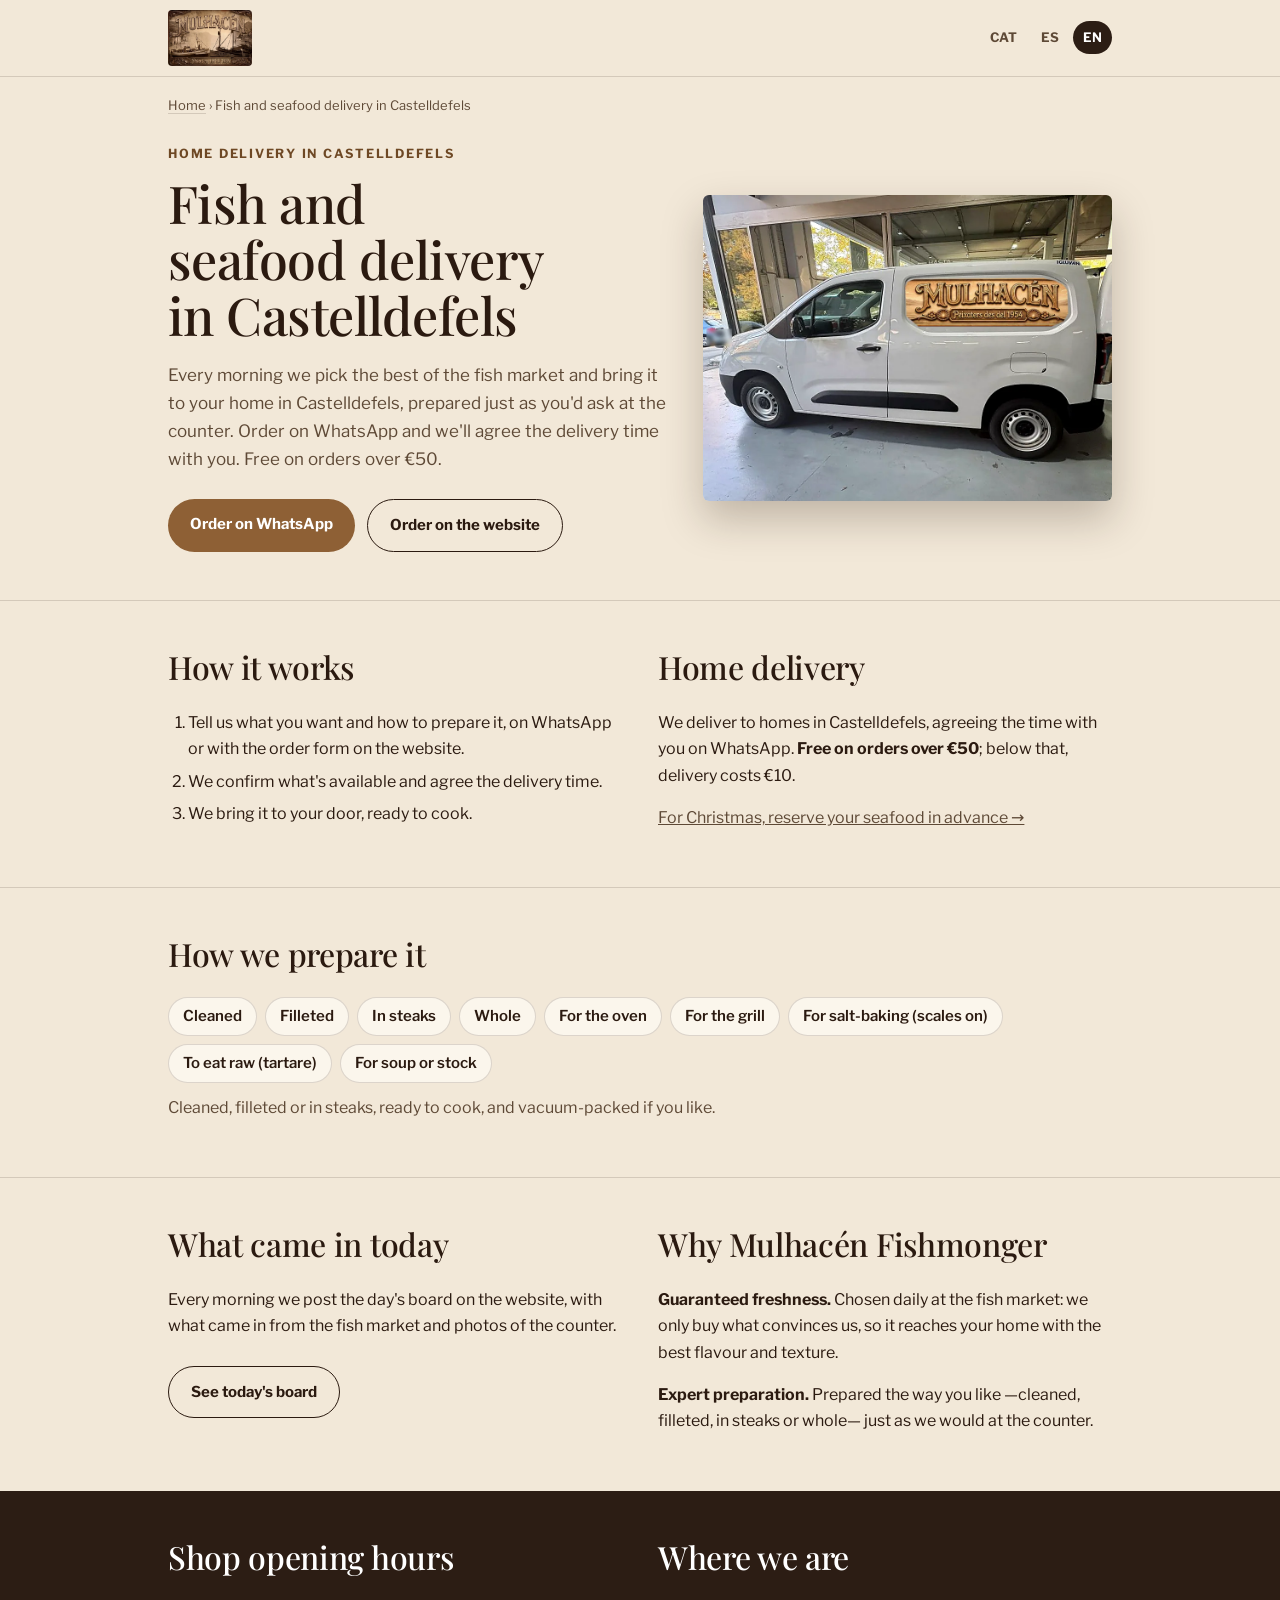
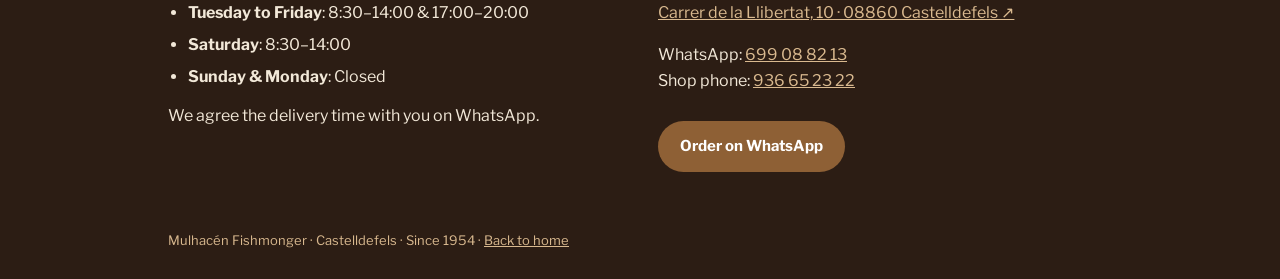
<file: en/fish-seafood-delivery-castelldefels/index.html>
<!doctype html>
<html lang="en">
<head>
<meta charset="utf-8">
<meta name="viewport" content="width=device-width,initial-scale=1">
<title>Fish and seafood delivery in Castelldefels · Mulhacén Fishmonger</title>
<meta name="description" content="Fresh fish and seafood delivered to your home in Castelldefels, cleaned and ready to cook. Order on WhatsApp: free delivery over €50. Since 1954.">
<link rel="canonical" href="https://mulhacen.cat/en/fish-seafood-delivery-castelldefels/">
<link rel="alternate" hreflang="ca" href="https://mulhacen.cat/peix-marisc-domicili-castelldefels/"><link rel="alternate" hreflang="es" href="https://mulhacen.cat/es/pescado-marisco-domicilio-castelldefels/"><link rel="alternate" hreflang="en" href="https://mulhacen.cat/en/fish-seafood-delivery-castelldefels/"><link rel="alternate" hreflang="x-default" href="https://mulhacen.cat/peix-marisc-domicili-castelldefels/">
<link rel="icon" href="/favicon.ico" sizes="48x48">
<link rel="apple-touch-icon" href="/img/apple-touch-icon.png">
<meta name="theme-color" content="#2C1D14">
<meta property="og:type" content="website">
<meta property="og:site_name" content="Peixateria Mulhacén">
<meta property="og:title" content="Fish and seafood delivery in Castelldefels · Mulhacén Fishmonger">
<meta property="og:description" content="Fresh fish and seafood delivered to your home in Castelldefels, cleaned and ready to cook. Order on WhatsApp: free delivery over €50. Since 1954.">
<meta property="og:url" content="https://mulhacen.cat/en/fish-seafood-delivery-castelldefels/">
<meta property="og:image" content="https://mulhacen.cat/og.jpg">
<meta name="twitter:card" content="summary_large_image">
<link rel="preload" href="/fonts/playfair-display-normal-latin.woff2" as="font" type="font/woff2" crossorigin>
<link rel="stylesheet" href="/fonts/fonts.css">
<style>
:root{--cream:#F2E8D8;--paper:#FBF6EC;--ink:#2B1A10;--ink-soft:#5E4936;--marine:#2C1D14;--gold:#8E6035;--gold-deep:#6E4824;--gold-light:#D9B98F;--line:rgba(43,26,16,.15)}
*{box-sizing:border-box}
body{margin:0;background:var(--cream);color:var(--ink);font:16px/1.65 "Libre Franklin",ui-sans-serif,system-ui,sans-serif;-webkit-font-smoothing:antialiased}
a{color:inherit}
img{display:block;max-width:100%;height:auto}
h1,h2,h3{font-family:"Playfair Display",Georgia,serif;font-weight:500;letter-spacing:-.01em;margin:0;text-wrap:balance}
.wrap{max-width:1040px;margin:0 auto;padding:0 clamp(16px,5vw,48px)}
header{border-bottom:1px solid var(--line);background:var(--cream)}
header .wrap{display:flex;align-items:center;justify-content:space-between;gap:12px;padding-top:10px;padding-bottom:10px}
header img{width:84px;border-radius:4px}
.langs{display:flex;gap:4px;font-size:13px;font-weight:700}
.langs a{padding:6px 10px;border-radius:999px;text-decoration:none;color:var(--ink-soft)}
.langs a[aria-current]{background:var(--marine);color:#fff}
.crumbs{font-size:13px;color:var(--ink-soft);margin:18px 0 0}
.crumbs a{text-decoration:none;border-bottom:1px solid var(--line)}
.hero{display:grid;grid-template-columns:1.1fr .9fr;gap:36px;align-items:center;padding:28px 0 48px}
.eyebrow{font-size:12.5px;font-weight:700;letter-spacing:.14em;text-transform:uppercase;color:var(--gold-deep);margin:0 0 10px}
h1{font-size:clamp(32px,4.4vw,52px);line-height:1.08}
.lead{color:var(--ink-soft);font-size:17px;margin:18px 0 0;max-width:52ch}
.ctas{display:flex;flex-wrap:wrap;gap:12px;margin-top:26px}
.btn{display:inline-block;padding:13px 22px;border-radius:999px;text-decoration:none;font-weight:700;font-size:15px}
.btn-gold{background:var(--gold);color:#fff}
.btn-line{border:1.5px solid var(--ink);color:var(--ink)}
.hero img{width:100%;aspect-ratio:4/3;object-fit:cover;border-radius:6px;box-shadow:0 18px 40px rgba(43,26,16,.25)}
section{padding:40px 0;border-top:1px solid var(--line)}
section h2{font-size:clamp(24px,3vw,32px);margin-bottom:16px}
.chips{display:flex;flex-wrap:wrap;gap:8px;list-style:none;padding:0;margin:0}
.chips li{background:var(--paper);border:1px solid var(--line);border-radius:999px;padding:6px 14px;font-weight:600;font-size:15px}
.grid2{display:grid;grid-template-columns:1fr 1fr;gap:36px}
ul.plain,ol.steps{margin:0;padding-left:20px}
ul.plain li,ol.steps li{margin:6px 0}
.note{color:var(--ink-soft);margin-top:12px}
.recipes{display:grid;grid-template-columns:repeat(auto-fit,minmax(220px,1fr));gap:16px}
.recipe{background:var(--paper);border:1px solid var(--line);border-radius:8px;padding:18px}
.recipe .tag{font-size:12px;font-weight:700;letter-spacing:.08em;text-transform:uppercase;color:var(--gold-deep)}
.recipe h3{font-size:21px;margin:6px 0 8px}
.recipe p{margin:0;color:var(--ink-soft);font-size:15px}
.dark{background:var(--marine);color:#F2E8D8;border-top:0}
.dark h2{color:#fff}
.dark a{color:var(--gold-light)}
.dark .btn-gold{color:#fff}
footer{background:var(--marine);color:var(--gold-light);font-size:13px;padding:18px 0 28px}
@media (max-width:760px){.hero,.grid2{grid-template-columns:1fr}.hero{gap:24px}.hero .img{order:-1}}
</style>
<script type="application/ld+json">{"@context":"https://schema.org","@graph":[{"@type":"WebPage","@id":"https://mulhacen.cat/en/fish-seafood-delivery-castelldefels/","url":"https://mulhacen.cat/en/fish-seafood-delivery-castelldefels/","name":"Fish and seafood delivery in Castelldefels · Mulhacén Fishmonger","description":"Fresh fish and seafood delivered to your home in Castelldefels, cleaned and ready to cook. Order on WhatsApp: free delivery over €50. Since 1954.","inLanguage":"en","about":{"@id":"https://mulhacen.cat/#store"}},{"@type":"BreadcrumbList","itemListElement":[{"@type":"ListItem","position":1,"name":"Home","item":"https://mulhacen.cat/en/"},{"@type":"ListItem","position":2,"name":"Fish and seafood delivery in Castelldefels","item":"https://mulhacen.cat/en/fish-seafood-delivery-castelldefels/"}]}]}</script>
<script data-goatcounter="https://mulhacen.goatcounter.com/count" async src="/js/count.js"></script>
</head>
<body>
<header><div class="wrap">
  <a href="/en/"><img src="/img/mulhacen-logo.webp" width="900" height="595" alt="Mulhacén · Peixaters des del 1954"></a>
  <nav class="langs"><a href="/peix-marisc-domicili-castelldefels/" hreflang="ca" lang="ca">CAT</a><a href="/es/pescado-marisco-domicilio-castelldefels/" hreflang="es" lang="es">ES</a><a href="/en/fish-seafood-delivery-castelldefels/" hreflang="en" lang="en" aria-current="page">EN</a></nav>
</div></header>
<main>
  <div class="wrap">
    <p class="crumbs"><a href="/en/">Home</a> › Fish and seafood delivery in Castelldefels</p>
    <div class="hero">
      <div>
        <p class="eyebrow">Home delivery in Castelldefels</p>
        <h1>Fish and seafood delivery in Castelldefels</h1>
        <p class="lead">Every morning we pick the best of the fish market and bring it to your home in Castelldefels, prepared just as you&#x27;d ask at the counter. Order on WhatsApp and we&#x27;ll agree the delivery time with you. Free on orders over €50.</p>
        <div class="ctas">
          <a class="btn btn-gold" href="https://wa.me/34699088213?text=Hi%2C%20I%27d%20like%20to%20order%20a%20home%20delivery." target="_blank" rel="noopener">Order on WhatsApp</a>
          <a class="btn btn-line" href="/en/#encarrec">Order on the website</a>
        </div>
      </div>
      <div class="img"><img src="/img/furgoneta.webp" width="960" height="720" alt="Mulhacén Fishmonger delivery van" fetchpriority="high"></div>
    </div>
  </div>
  <section><div class="wrap grid2">
    <div>
      <h2>How it works</h2>
      <ol class="steps"><li>Tell us what you want and how to prepare it, on WhatsApp or with the order form on the website.</li><li>We confirm what&#x27;s available and agree the delivery time.</li><li>We bring it to your door, ready to cook.</li></ol>
    </div>
    <div>
      <h2>Home delivery</h2>
      <p>We deliver to homes in Castelldefels, agreeing the time with you on WhatsApp. <strong>Free on orders over €50</strong>; below that, delivery costs €10.</p>
      <p class="note"><a href="/en/christmas-seafood-castelldefels/">For Christmas, reserve your seafood in advance →</a></p>
    </div>
  </div></section>
  <section><div class="wrap">
    <h2>How we prepare it</h2>
    <ul class="chips"><li>Cleaned</li><li>Filleted</li><li>In steaks</li><li>Whole</li><li>For the oven</li><li>For the grill</li><li>For salt-baking (scales on)</li><li>To eat raw (tartare)</li><li>For soup or stock</li></ul>
    <p class="note">Cleaned, filleted or in steaks, ready to cook, and vacuum-packed if you like.</p>
  </div></section>
  <section><div class="wrap grid2">
    <div>
      <h2>What came in today</h2>
      <p>Every morning we post the day&#x27;s board on the website, with what came in from the fish market and photos of the counter.</p>
      <div class="ctas"><a class="btn btn-line" href="/en/#avui">See today&#x27;s board</a></div>
    </div>
    <div>
      <h2>Why Mulhacén Fishmonger</h2>
      <p><strong>Guaranteed freshness.</strong> Chosen daily at the fish market: we only buy what convinces us, so it reaches your home with the best flavour and texture.</p>
      <p><strong>Expert preparation.</strong> Prepared the way you like —cleaned, filleted, in steaks or whole— just as we would at the counter.</p>
    </div>
  </div></section>
  <section class="dark"><div class="wrap grid2">
    <div>
      <h2>Shop opening hours</h2>
      <ul class="plain"><li><strong>Tuesday to Friday</strong>: 8:30–14:00 &amp; 17:00–20:00</li><li><strong>Saturday</strong>: 8:30–14:00</li><li><strong>Sunday &amp; Monday</strong>: Closed</li></ul>
      <p class="note" style="color:inherit">We agree the delivery time with you on WhatsApp.</p>
    </div>
    <div>
      <h2>Where we are</h2>
      <p><a href="https://www.google.com/maps/place/?q=place_id:ChIJHfs3fCyDpBIRCZyUIs1L600" target="_blank" rel="noopener">Carrer de la Llibertat, 10 · 08860 Castelldefels ↗</a></p>
      <p>WhatsApp: <a href="tel:+34699088213">699 08 82 13</a><br>Shop phone: <a href="tel:+34936652322">936 65 23 22</a></p>
      <div class="ctas"><a class="btn btn-gold" href="https://wa.me/34699088213?text=Hi%2C%20I%27d%20like%20to%20order%20a%20home%20delivery." target="_blank" rel="noopener">Order on WhatsApp</a></div>
    </div>
  </div></section>
</main>
<footer><div class="wrap">Mulhacén Fishmonger · Castelldefels · Since 1954 · <a href="/en/" style="color:inherit">Back to home</a></div></footer>
</body>
</html>
</file>
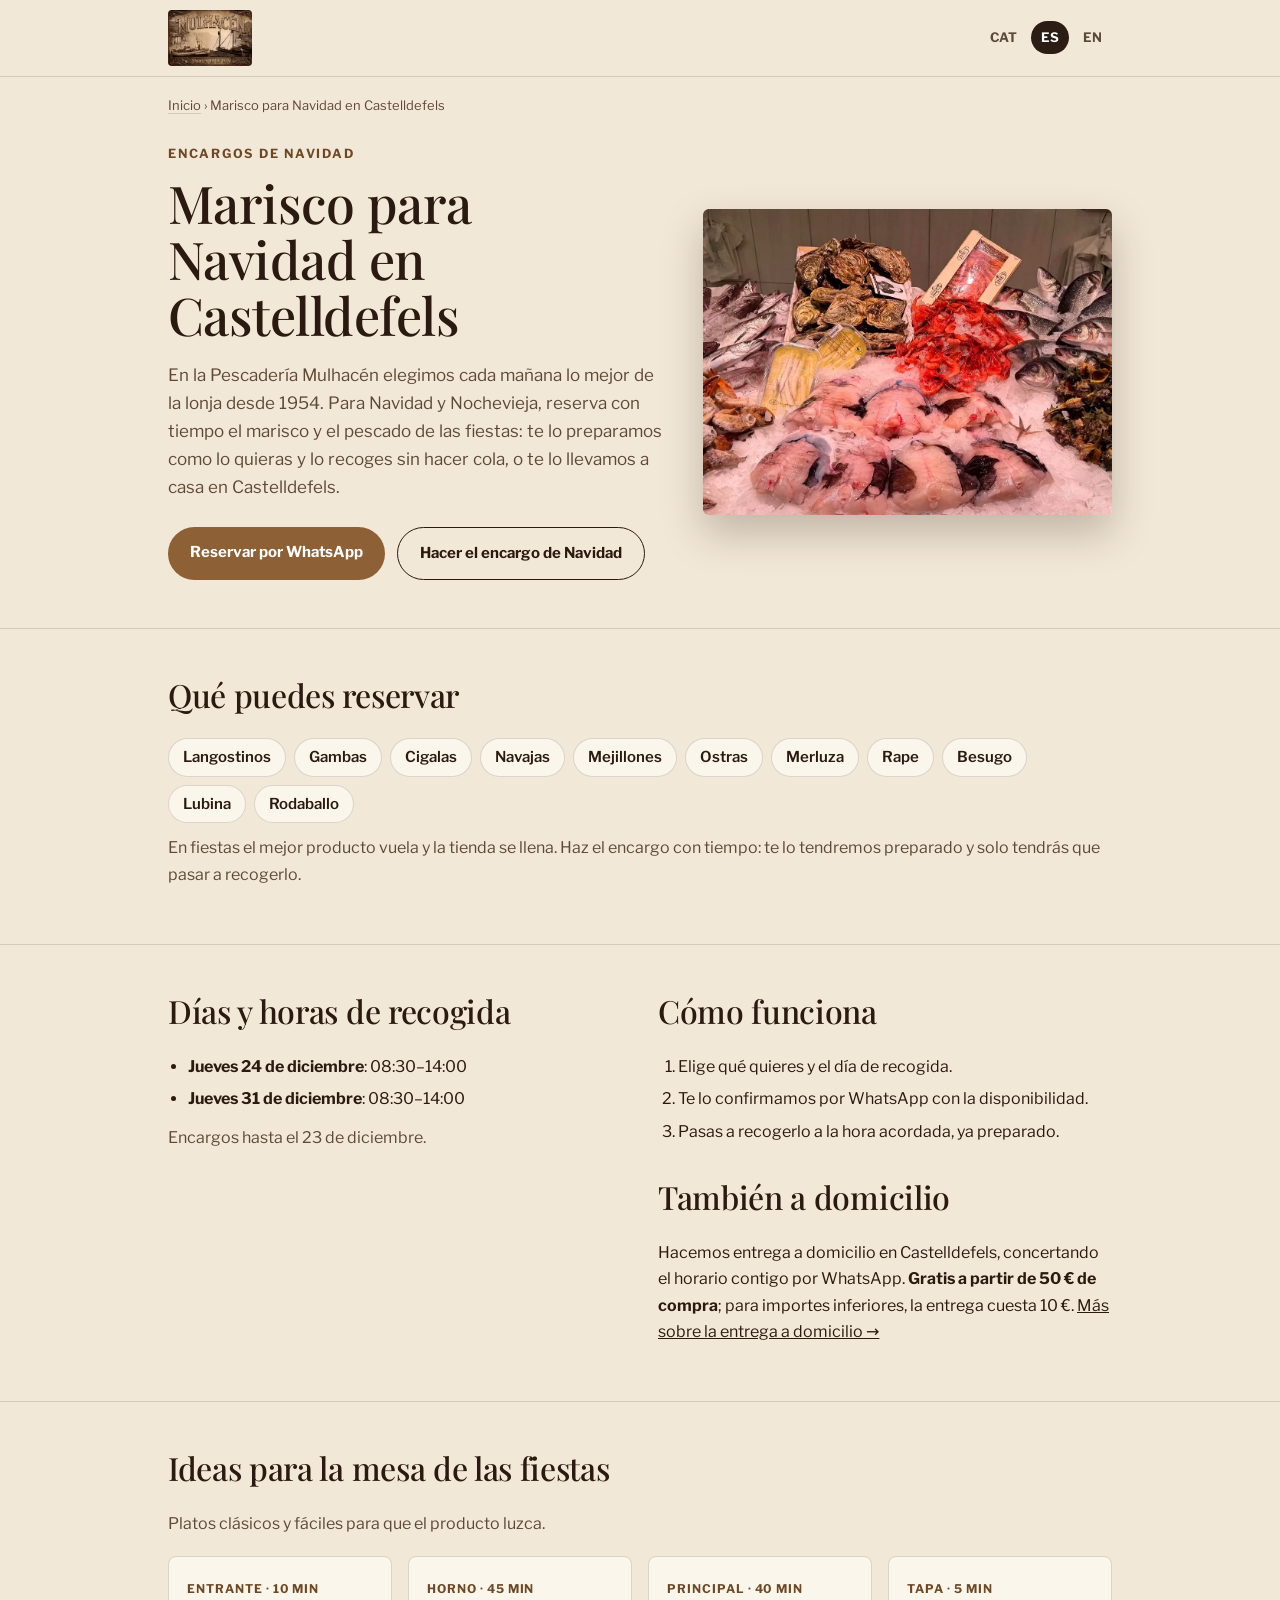
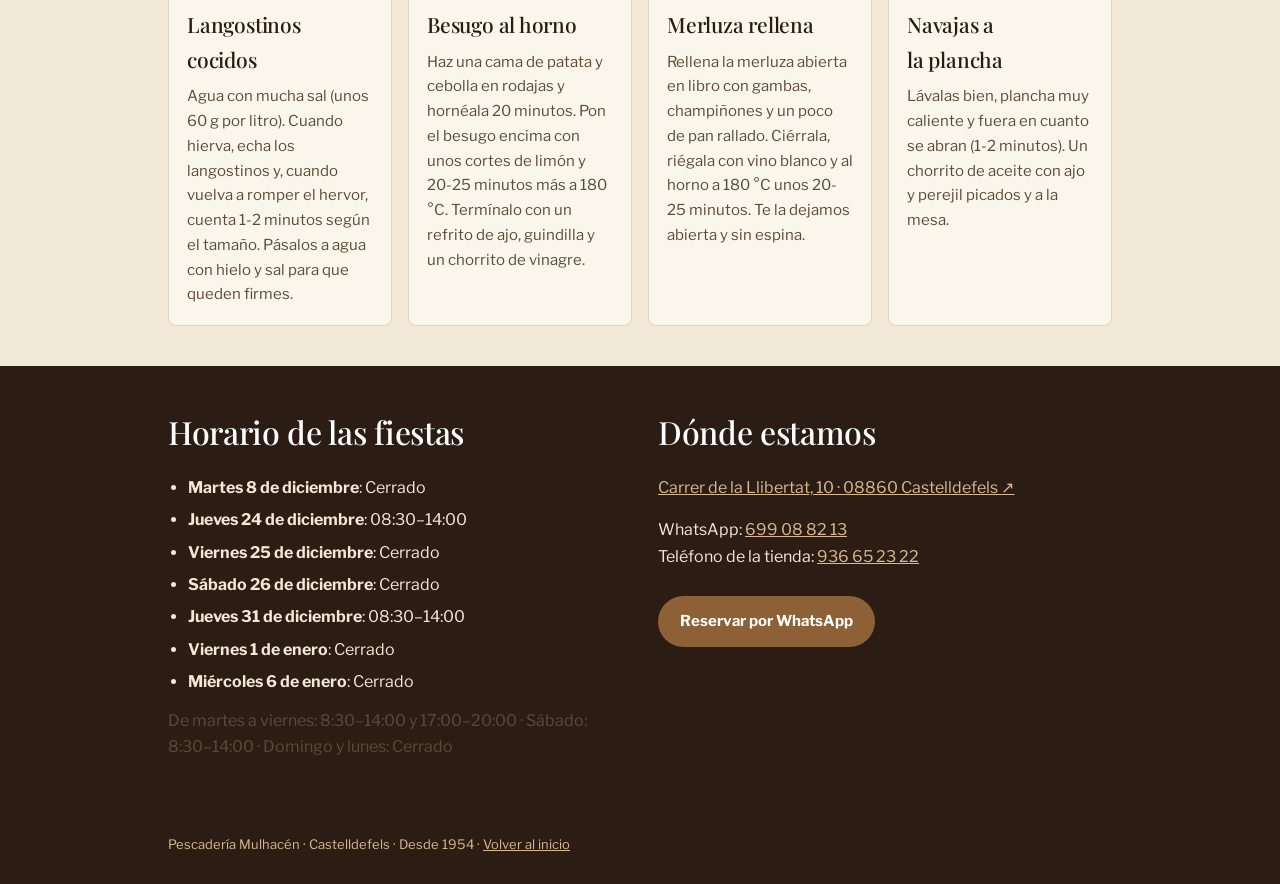
<file: es/marisco-navidad-castelldefels/index.html>
<!doctype html>
<html lang="es">
<head>
<meta charset="utf-8">
<meta name="viewport" content="width=device-width,initial-scale=1">
<title>Marisco para Navidad en Castelldefels · Pescadería Mulhacén</title>
<meta name="description" content="Reserva el marisco y el pescado de Navidad en Castelldefels y recógelo sin colas el 24 y el 31 de diciembre. Langostinos, gambas, cigalas y más, desde 1954.">
<link rel="canonical" href="https://mulhacen.cat/es/marisco-navidad-castelldefels/">
<link rel="alternate" hreflang="ca" href="https://mulhacen.cat/marisc-nadal-castelldefels/"><link rel="alternate" hreflang="es" href="https://mulhacen.cat/es/marisco-navidad-castelldefels/"><link rel="alternate" hreflang="en" href="https://mulhacen.cat/en/christmas-seafood-castelldefels/"><link rel="alternate" hreflang="x-default" href="https://mulhacen.cat/marisc-nadal-castelldefels/">
<link rel="icon" href="/favicon.ico" sizes="48x48">
<link rel="apple-touch-icon" href="/img/apple-touch-icon.png">
<meta name="theme-color" content="#2C1D14">
<meta property="og:type" content="website">
<meta property="og:site_name" content="Peixateria Mulhacén">
<meta property="og:title" content="Marisco para Navidad en Castelldefels · Pescadería Mulhacén">
<meta property="og:description" content="Reserva el marisco y el pescado de Navidad en Castelldefels y recógelo sin colas el 24 y el 31 de diciembre. Langostinos, gambas, cigalas y más, desde 1954.">
<meta property="og:url" content="https://mulhacen.cat/es/marisco-navidad-castelldefels/">
<meta property="og:image" content="https://mulhacen.cat/og.jpg">
<meta name="twitter:card" content="summary_large_image">
<link rel="preload" href="/fonts/playfair-display-normal-latin.woff2" as="font" type="font/woff2" crossorigin>
<link rel="stylesheet" href="/fonts/fonts.css">
<style>
:root{--cream:#F2E8D8;--paper:#FBF6EC;--ink:#2B1A10;--ink-soft:#5E4936;--marine:#2C1D14;--gold:#8E6035;--gold-deep:#6E4824;--gold-light:#D9B98F;--line:rgba(43,26,16,.15)}
*{box-sizing:border-box}
body{margin:0;background:var(--cream);color:var(--ink);font:16px/1.65 "Libre Franklin",ui-sans-serif,system-ui,sans-serif;-webkit-font-smoothing:antialiased}
a{color:inherit}
img{display:block;max-width:100%;height:auto}
h1,h2,h3{font-family:"Playfair Display",Georgia,serif;font-weight:500;letter-spacing:-.01em;margin:0;text-wrap:balance}
.wrap{max-width:1040px;margin:0 auto;padding:0 clamp(16px,5vw,48px)}
header{border-bottom:1px solid var(--line);background:var(--cream)}
header .wrap{display:flex;align-items:center;justify-content:space-between;gap:12px;padding-top:10px;padding-bottom:10px}
header img{width:84px;border-radius:4px}
.langs{display:flex;gap:4px;font-size:13px;font-weight:700}
.langs a{padding:6px 10px;border-radius:999px;text-decoration:none;color:var(--ink-soft)}
.langs a[aria-current]{background:var(--marine);color:#fff}
.crumbs{font-size:13px;color:var(--ink-soft);margin:18px 0 0}
.crumbs a{text-decoration:none;border-bottom:1px solid var(--line)}
.hero{display:grid;grid-template-columns:1.1fr .9fr;gap:36px;align-items:center;padding:28px 0 48px}
.eyebrow{font-size:12.5px;font-weight:700;letter-spacing:.14em;text-transform:uppercase;color:var(--gold-deep);margin:0 0 10px}
h1{font-size:clamp(32px,4.4vw,52px);line-height:1.08}
.lead{color:var(--ink-soft);font-size:17px;margin:18px 0 0;max-width:52ch}
.ctas{display:flex;flex-wrap:wrap;gap:12px;margin-top:26px}
.btn{display:inline-block;padding:13px 22px;border-radius:999px;text-decoration:none;font-weight:700;font-size:15px}
.btn-gold{background:var(--gold);color:#fff}
.btn-line{border:1.5px solid var(--ink);color:var(--ink)}
.hero img{width:100%;aspect-ratio:4/3;object-fit:cover;border-radius:6px;box-shadow:0 18px 40px rgba(43,26,16,.25)}
section{padding:40px 0;border-top:1px solid var(--line)}
section h2{font-size:clamp(24px,3vw,32px);margin-bottom:16px}
.chips{display:flex;flex-wrap:wrap;gap:8px;list-style:none;padding:0;margin:0}
.chips li{background:var(--paper);border:1px solid var(--line);border-radius:999px;padding:6px 14px;font-weight:600;font-size:15px}
.grid2{display:grid;grid-template-columns:1fr 1fr;gap:36px}
ul.plain,ol.steps{margin:0;padding-left:20px}
ul.plain li,ol.steps li{margin:6px 0}
.note{color:var(--ink-soft);margin-top:12px}
.recipes{display:grid;grid-template-columns:repeat(auto-fit,minmax(220px,1fr));gap:16px}
.recipe{background:var(--paper);border:1px solid var(--line);border-radius:8px;padding:18px}
.recipe .tag{font-size:12px;font-weight:700;letter-spacing:.08em;text-transform:uppercase;color:var(--gold-deep)}
.recipe h3{font-size:21px;margin:6px 0 8px}
.recipe p{margin:0;color:var(--ink-soft);font-size:15px}
.dark{background:var(--marine);color:#F2E8D8;border-top:0}
.dark h2{color:#fff}
.dark a{color:var(--gold-light)}
.dark .btn-gold{color:#fff}
footer{background:var(--marine);color:var(--gold-light);font-size:13px;padding:18px 0 28px}
@media (max-width:760px){.hero,.grid2{grid-template-columns:1fr}.hero{gap:24px}.hero .img{order:-1}}
</style>
<script type="application/ld+json">{"@context":"https://schema.org","@graph":[{"@type":"WebPage","@id":"https://mulhacen.cat/es/marisco-navidad-castelldefels/","url":"https://mulhacen.cat/es/marisco-navidad-castelldefels/","name":"Marisco para Navidad en Castelldefels · Pescadería Mulhacén","description":"Reserva el marisco y el pescado de Navidad en Castelldefels y recógelo sin colas el 24 y el 31 de diciembre. Langostinos, gambas, cigalas y más, desde 1954.","inLanguage":"es","about":{"@id":"https://mulhacen.cat/#store"}},{"@type":"BreadcrumbList","itemListElement":[{"@type":"ListItem","position":1,"name":"Inicio","item":"https://mulhacen.cat/es/"},{"@type":"ListItem","position":2,"name":"Marisco para Navidad en Castelldefels","item":"https://mulhacen.cat/es/marisco-navidad-castelldefels/"}]}]}</script>
<script data-goatcounter="https://mulhacen.goatcounter.com/count" async src="/js/count.js"></script>
</head>
<body>
<header><div class="wrap">
  <a href="/es/"><img src="/img/mulhacen-logo.webp" width="900" height="595" alt="Mulhacén · Peixaters des del 1954"></a>
  <nav class="langs"><a href="/marisc-nadal-castelldefels/" hreflang="ca" lang="ca">CAT</a><a href="/es/marisco-navidad-castelldefels/" hreflang="es" lang="es" aria-current="page">ES</a><a href="/en/christmas-seafood-castelldefels/" hreflang="en" lang="en">EN</a></nav>
</div></header>
<main>
  <div class="wrap">
    <p class="crumbs"><a href="/es/">Inicio</a> › Marisco para Navidad en Castelldefels</p>
    <div class="hero">
      <div>
        <p class="eyebrow">Encargos de Navidad</p>
        <h1>Marisco para Navidad en Castelldefels</h1>
        <p class="lead">En la Pescadería Mulhacén elegimos cada mañana lo mejor de la lonja desde 1954. Para Navidad y Nochevieja, reserva con tiempo el marisco y el pescado de las fiestas: te lo preparamos como lo quieras y lo recoges sin hacer cola, o te lo llevamos a casa en Castelldefels.</p>
        <div class="ctas">
          <a class="btn btn-gold" href="https://wa.me/34699088213?text=Hola%2C%20querr%C3%ADa%20hacer%20un%20encargo%20de%20Navidad." target="_blank" rel="noopener">Reservar por WhatsApp</a>
          <a class="btn btn-line" href="/es/#encarrec">Hacer el encargo de Navidad</a>
        </div>
      </div>
      <div class="img"><img src="/img/taulell-sense-preus.webp" width="1067" height="800" alt="Ostras, gambas y pescado fresco en el mostrador de la Pescadería Mulhacén" fetchpriority="high"></div>
    </div>
  </div>
  <section><div class="wrap">
    <h2>Qué puedes reservar</h2>
    <ul class="chips"><li>Langostinos</li><li>Gambas</li><li>Cigalas</li><li>Navajas</li><li>Mejillones</li><li>Ostras</li><li>Merluza</li><li>Rape</li><li>Besugo</li><li>Lubina</li><li>Rodaballo</li></ul>
    <p class="note">En fiestas el mejor producto vuela y la tienda se llena. Haz el encargo con tiempo: te lo tendremos preparado y solo tendrás que pasar a recogerlo.</p>
  </div></section>
  <section><div class="wrap grid2">
    <div>
      <h2>Días y horas de recogida</h2>
      <ul class="plain"><li><strong>Jueves 24 de diciembre</strong>: 08:30–14:00</li><li><strong>Jueves 31 de diciembre</strong>: 08:30–14:00</li></ul>
      <p class="note">Encargos hasta el 23 de diciembre.</p>
    </div>
    <div>
      <h2>Cómo funciona</h2>
      <ol class="steps"><li>Elige qué quieres y el día de recogida.</li><li>Te lo confirmamos por WhatsApp con la disponibilidad.</li><li>Pasas a recogerlo a la hora acordada, ya preparado.</li></ol>
      <h2 style="margin-top:26px">También a domicilio</h2>
      <p>Hacemos entrega a domicilio en Castelldefels, concertando el horario contigo por WhatsApp. <strong>Gratis a partir de 50 € de compra</strong>; para importes inferiores, la entrega cuesta 10 €. <a href="/es/pescado-marisco-domicilio-castelldefels/">Más sobre la entrega a domicilio →</a></p>
    </div>
  </div></section>
  <section><div class="wrap">
    <h2>Ideas para la mesa de las fiestas</h2>
    <p class="note" style="margin:0 0 18px">Platos clásicos y fáciles para que el producto luzca.</p>
    <div class="recipes"><div class="recipe"><span class="tag">Entrante · 10 min</span><h3>Langostinos cocidos</h3><p>Agua con mucha sal (unos 60 g por litro). Cuando hierva, echa los langostinos y, cuando vuelva a romper el hervor, cuenta 1-2 minutos según el tamaño. Pásalos a agua con hielo y sal para que queden firmes.</p></div><div class="recipe"><span class="tag">Horno · 45 min</span><h3>Besugo al horno</h3><p>Haz una cama de patata y cebolla en rodajas y hornéala 20 minutos. Pon el besugo encima con unos cortes de limón y 20-25 minutos más a 180 °C. Termínalo con un refrito de ajo, guindilla y un chorrito de vinagre.</p></div><div class="recipe"><span class="tag">Principal · 40 min</span><h3>Merluza rellena</h3><p>Rellena la merluza abierta en libro con gambas, champiñones y un poco de pan rallado. Ciérrala, riégala con vino blanco y al horno a 180 °C unos 20-25 minutos. Te la dejamos abierta y sin espina.</p></div><div class="recipe"><span class="tag">Tapa · 5 min</span><h3>Navajas a la plancha</h3><p>Lávalas bien, plancha muy caliente y fuera en cuanto se abran (1-2 minutos). Un chorrito de aceite con ajo y perejil picados y a la mesa.</p></div></div>
  </div></section>
  <section class="dark"><div class="wrap grid2">
    <div>
      <h2>Horario de las fiestas</h2>
      <ul class="plain"><li><strong>Martes 8 de diciembre</strong>: Cerrado</li><li><strong>Jueves 24 de diciembre</strong>: 08:30–14:00</li><li><strong>Viernes 25 de diciembre</strong>: Cerrado</li><li><strong>Sábado 26 de diciembre</strong>: Cerrado</li><li><strong>Jueves 31 de diciembre</strong>: 08:30–14:00</li><li><strong>Viernes 1 de enero</strong>: Cerrado</li><li><strong>Miércoles 6 de enero</strong>: Cerrado</li></ul>
      <p class="note">De martes a viernes: 8:30–14:00 y 17:00–20:00 · Sábado: 8:30–14:00 · Domingo y lunes: Cerrado</p>
    </div>
    <div>
      <h2>Dónde estamos</h2>
      <p><a href="https://www.google.com/maps/place/?q=place_id:ChIJHfs3fCyDpBIRCZyUIs1L600" target="_blank" rel="noopener">Carrer de la Llibertat, 10 · 08860 Castelldefels ↗</a></p>
      <p>WhatsApp: <a href="tel:+34699088213">699 08 82 13</a><br>Teléfono de la tienda: <a href="tel:+34936652322">936 65 23 22</a></p>
      <div class="ctas"><a class="btn btn-gold" href="https://wa.me/34699088213?text=Hola%2C%20querr%C3%ADa%20hacer%20un%20encargo%20de%20Navidad." target="_blank" rel="noopener">Reservar por WhatsApp</a></div>
    </div>
  </div></section>
</main>
<footer><div class="wrap">Pescadería Mulhacén · Castelldefels · Desde 1954 · <a href="/es/" style="color:inherit">Volver al inicio</a></div></footer>
</body>
</html>
</file>
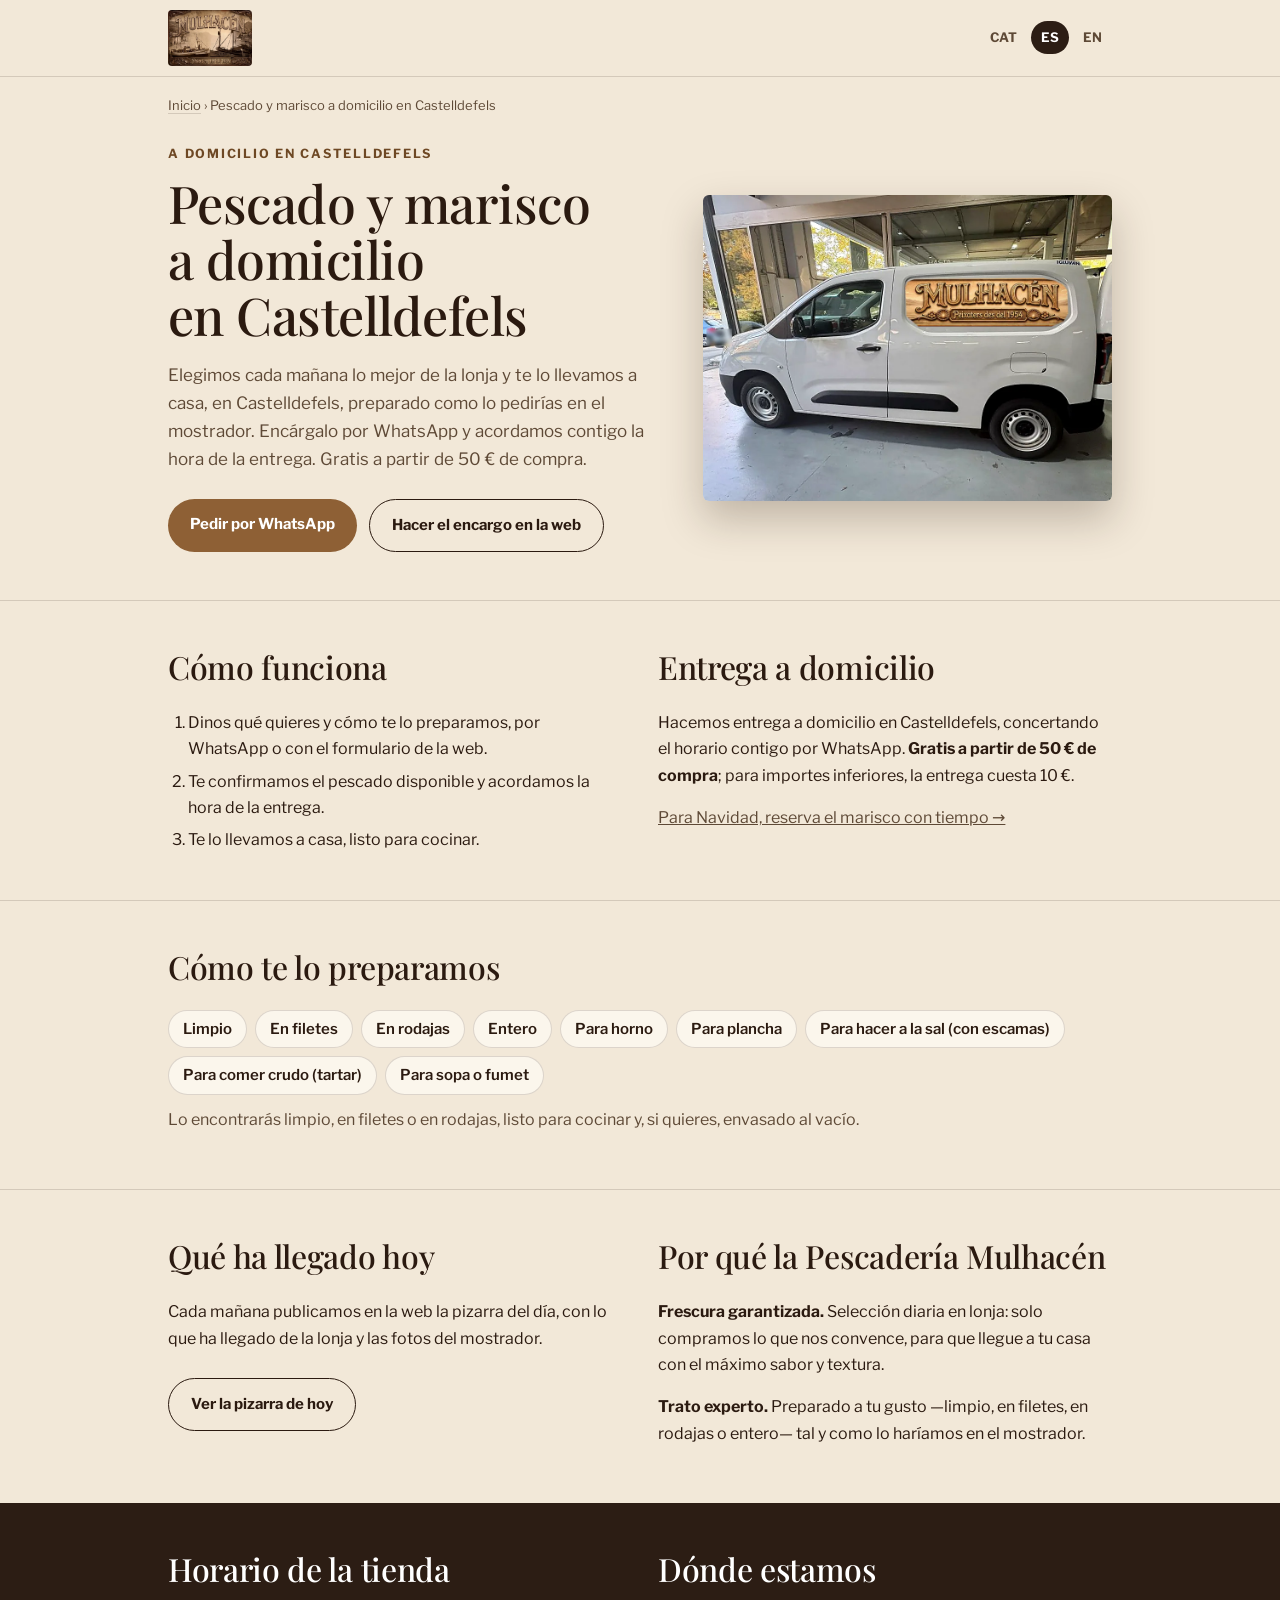
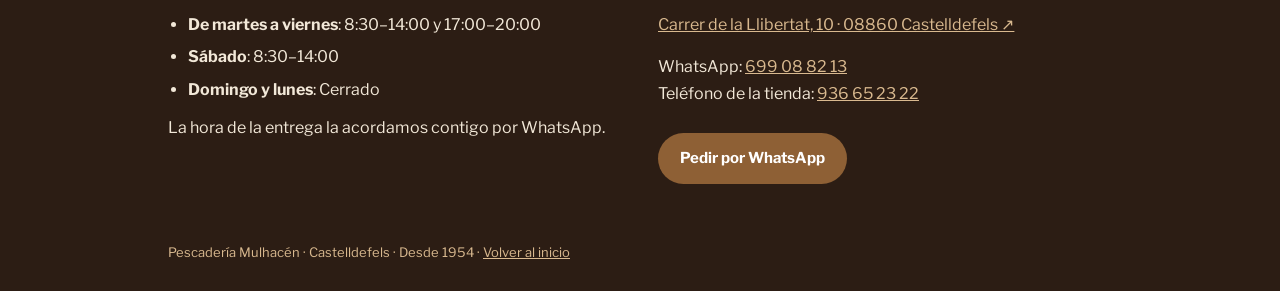
<file: es/pescado-marisco-domicilio-castelldefels/index.html>
<!doctype html>
<html lang="es">
<head>
<meta charset="utf-8">
<meta name="viewport" content="width=device-width,initial-scale=1">
<title>Pescado y marisco a domicilio en Castelldefels · Pescadería Mulhacén</title>
<meta name="description" content="Pescado y marisco de lonja a domicilio en Castelldefels, limpio y listo para cocinar. Encarga por WhatsApp: entrega gratis a partir de 50 €. Desde 1954.">
<link rel="canonical" href="https://mulhacen.cat/es/pescado-marisco-domicilio-castelldefels/">
<link rel="alternate" hreflang="ca" href="https://mulhacen.cat/peix-marisc-domicili-castelldefels/"><link rel="alternate" hreflang="es" href="https://mulhacen.cat/es/pescado-marisco-domicilio-castelldefels/"><link rel="alternate" hreflang="en" href="https://mulhacen.cat/en/fish-seafood-delivery-castelldefels/"><link rel="alternate" hreflang="x-default" href="https://mulhacen.cat/peix-marisc-domicili-castelldefels/">
<link rel="icon" href="/favicon.ico" sizes="48x48">
<link rel="apple-touch-icon" href="/img/apple-touch-icon.png">
<meta name="theme-color" content="#2C1D14">
<meta property="og:type" content="website">
<meta property="og:site_name" content="Peixateria Mulhacén">
<meta property="og:title" content="Pescado y marisco a domicilio en Castelldefels · Pescadería Mulhacén">
<meta property="og:description" content="Pescado y marisco de lonja a domicilio en Castelldefels, limpio y listo para cocinar. Encarga por WhatsApp: entrega gratis a partir de 50 €. Desde 1954.">
<meta property="og:url" content="https://mulhacen.cat/es/pescado-marisco-domicilio-castelldefels/">
<meta property="og:image" content="https://mulhacen.cat/og.jpg">
<meta name="twitter:card" content="summary_large_image">
<link rel="preload" href="/fonts/playfair-display-normal-latin.woff2" as="font" type="font/woff2" crossorigin>
<link rel="stylesheet" href="/fonts/fonts.css">
<style>
:root{--cream:#F2E8D8;--paper:#FBF6EC;--ink:#2B1A10;--ink-soft:#5E4936;--marine:#2C1D14;--gold:#8E6035;--gold-deep:#6E4824;--gold-light:#D9B98F;--line:rgba(43,26,16,.15)}
*{box-sizing:border-box}
body{margin:0;background:var(--cream);color:var(--ink);font:16px/1.65 "Libre Franklin",ui-sans-serif,system-ui,sans-serif;-webkit-font-smoothing:antialiased}
a{color:inherit}
img{display:block;max-width:100%;height:auto}
h1,h2,h3{font-family:"Playfair Display",Georgia,serif;font-weight:500;letter-spacing:-.01em;margin:0;text-wrap:balance}
.wrap{max-width:1040px;margin:0 auto;padding:0 clamp(16px,5vw,48px)}
header{border-bottom:1px solid var(--line);background:var(--cream)}
header .wrap{display:flex;align-items:center;justify-content:space-between;gap:12px;padding-top:10px;padding-bottom:10px}
header img{width:84px;border-radius:4px}
.langs{display:flex;gap:4px;font-size:13px;font-weight:700}
.langs a{padding:6px 10px;border-radius:999px;text-decoration:none;color:var(--ink-soft)}
.langs a[aria-current]{background:var(--marine);color:#fff}
.crumbs{font-size:13px;color:var(--ink-soft);margin:18px 0 0}
.crumbs a{text-decoration:none;border-bottom:1px solid var(--line)}
.hero{display:grid;grid-template-columns:1.1fr .9fr;gap:36px;align-items:center;padding:28px 0 48px}
.eyebrow{font-size:12.5px;font-weight:700;letter-spacing:.14em;text-transform:uppercase;color:var(--gold-deep);margin:0 0 10px}
h1{font-size:clamp(32px,4.4vw,52px);line-height:1.08}
.lead{color:var(--ink-soft);font-size:17px;margin:18px 0 0;max-width:52ch}
.ctas{display:flex;flex-wrap:wrap;gap:12px;margin-top:26px}
.btn{display:inline-block;padding:13px 22px;border-radius:999px;text-decoration:none;font-weight:700;font-size:15px}
.btn-gold{background:var(--gold);color:#fff}
.btn-line{border:1.5px solid var(--ink);color:var(--ink)}
.hero img{width:100%;aspect-ratio:4/3;object-fit:cover;border-radius:6px;box-shadow:0 18px 40px rgba(43,26,16,.25)}
section{padding:40px 0;border-top:1px solid var(--line)}
section h2{font-size:clamp(24px,3vw,32px);margin-bottom:16px}
.chips{display:flex;flex-wrap:wrap;gap:8px;list-style:none;padding:0;margin:0}
.chips li{background:var(--paper);border:1px solid var(--line);border-radius:999px;padding:6px 14px;font-weight:600;font-size:15px}
.grid2{display:grid;grid-template-columns:1fr 1fr;gap:36px}
ul.plain,ol.steps{margin:0;padding-left:20px}
ul.plain li,ol.steps li{margin:6px 0}
.note{color:var(--ink-soft);margin-top:12px}
.recipes{display:grid;grid-template-columns:repeat(auto-fit,minmax(220px,1fr));gap:16px}
.recipe{background:var(--paper);border:1px solid var(--line);border-radius:8px;padding:18px}
.recipe .tag{font-size:12px;font-weight:700;letter-spacing:.08em;text-transform:uppercase;color:var(--gold-deep)}
.recipe h3{font-size:21px;margin:6px 0 8px}
.recipe p{margin:0;color:var(--ink-soft);font-size:15px}
.dark{background:var(--marine);color:#F2E8D8;border-top:0}
.dark h2{color:#fff}
.dark a{color:var(--gold-light)}
.dark .btn-gold{color:#fff}
footer{background:var(--marine);color:var(--gold-light);font-size:13px;padding:18px 0 28px}
@media (max-width:760px){.hero,.grid2{grid-template-columns:1fr}.hero{gap:24px}.hero .img{order:-1}}
</style>
<script type="application/ld+json">{"@context":"https://schema.org","@graph":[{"@type":"WebPage","@id":"https://mulhacen.cat/es/pescado-marisco-domicilio-castelldefels/","url":"https://mulhacen.cat/es/pescado-marisco-domicilio-castelldefels/","name":"Pescado y marisco a domicilio en Castelldefels · Pescadería Mulhacén","description":"Pescado y marisco de lonja a domicilio en Castelldefels, limpio y listo para cocinar. Encarga por WhatsApp: entrega gratis a partir de 50 €. Desde 1954.","inLanguage":"es","about":{"@id":"https://mulhacen.cat/#store"}},{"@type":"BreadcrumbList","itemListElement":[{"@type":"ListItem","position":1,"name":"Inicio","item":"https://mulhacen.cat/es/"},{"@type":"ListItem","position":2,"name":"Pescado y marisco a domicilio en Castelldefels","item":"https://mulhacen.cat/es/pescado-marisco-domicilio-castelldefels/"}]}]}</script>
<script data-goatcounter="https://mulhacen.goatcounter.com/count" async src="/js/count.js"></script>
</head>
<body>
<header><div class="wrap">
  <a href="/es/"><img src="/img/mulhacen-logo.webp" width="900" height="595" alt="Mulhacén · Peixaters des del 1954"></a>
  <nav class="langs"><a href="/peix-marisc-domicili-castelldefels/" hreflang="ca" lang="ca">CAT</a><a href="/es/pescado-marisco-domicilio-castelldefels/" hreflang="es" lang="es" aria-current="page">ES</a><a href="/en/fish-seafood-delivery-castelldefels/" hreflang="en" lang="en">EN</a></nav>
</div></header>
<main>
  <div class="wrap">
    <p class="crumbs"><a href="/es/">Inicio</a> › Pescado y marisco a domicilio en Castelldefels</p>
    <div class="hero">
      <div>
        <p class="eyebrow">A domicilio en Castelldefels</p>
        <h1>Pescado y marisco a domicilio en Castelldefels</h1>
        <p class="lead">Elegimos cada mañana lo mejor de la lonja y te lo llevamos a casa, en Castelldefels, preparado como lo pedirías en el mostrador. Encárgalo por WhatsApp y acordamos contigo la hora de la entrega. Gratis a partir de 50 € de compra.</p>
        <div class="ctas">
          <a class="btn btn-gold" href="https://wa.me/34699088213?text=Hola%2C%20querr%C3%ADa%20hacer%20un%20pedido%20a%20domicilio." target="_blank" rel="noopener">Pedir por WhatsApp</a>
          <a class="btn btn-line" href="/es/#encarrec">Hacer el encargo en la web</a>
        </div>
      </div>
      <div class="img"><img src="/img/furgoneta.webp" width="960" height="720" alt="Furgoneta de reparto de la Pescadería Mulhacén" fetchpriority="high"></div>
    </div>
  </div>
  <section><div class="wrap grid2">
    <div>
      <h2>Cómo funciona</h2>
      <ol class="steps"><li>Dinos qué quieres y cómo te lo preparamos, por WhatsApp o con el formulario de la web.</li><li>Te confirmamos el pescado disponible y acordamos la hora de la entrega.</li><li>Te lo llevamos a casa, listo para cocinar.</li></ol>
    </div>
    <div>
      <h2>Entrega a domicilio</h2>
      <p>Hacemos entrega a domicilio en Castelldefels, concertando el horario contigo por WhatsApp. <strong>Gratis a partir de 50 € de compra</strong>; para importes inferiores, la entrega cuesta 10 €.</p>
      <p class="note"><a href="/es/marisco-navidad-castelldefels/">Para Navidad, reserva el marisco con tiempo →</a></p>
    </div>
  </div></section>
  <section><div class="wrap">
    <h2>Cómo te lo preparamos</h2>
    <ul class="chips"><li>Limpio</li><li>En filetes</li><li>En rodajas</li><li>Entero</li><li>Para horno</li><li>Para plancha</li><li>Para hacer a la sal (con escamas)</li><li>Para comer crudo (tartar)</li><li>Para sopa o fumet</li></ul>
    <p class="note">Lo encontrarás limpio, en filetes o en rodajas, listo para cocinar y, si quieres, envasado al vacío.</p>
  </div></section>
  <section><div class="wrap grid2">
    <div>
      <h2>Qué ha llegado hoy</h2>
      <p>Cada mañana publicamos en la web la pizarra del día, con lo que ha llegado de la lonja y las fotos del mostrador.</p>
      <div class="ctas"><a class="btn btn-line" href="/es/#avui">Ver la pizarra de hoy</a></div>
    </div>
    <div>
      <h2>Por qué la Pescadería Mulhacén</h2>
      <p><strong>Frescura garantizada.</strong> Selección diaria en lonja: solo compramos lo que nos convence, para que llegue a tu casa con el máximo sabor y textura.</p>
      <p><strong>Trato experto.</strong> Preparado a tu gusto —limpio, en filetes, en rodajas o entero— tal y como lo haríamos en el mostrador.</p>
    </div>
  </div></section>
  <section class="dark"><div class="wrap grid2">
    <div>
      <h2>Horario de la tienda</h2>
      <ul class="plain"><li><strong>De martes a viernes</strong>: 8:30–14:00 y 17:00–20:00</li><li><strong>Sábado</strong>: 8:30–14:00</li><li><strong>Domingo y lunes</strong>: Cerrado</li></ul>
      <p class="note" style="color:inherit">La hora de la entrega la acordamos contigo por WhatsApp.</p>
    </div>
    <div>
      <h2>Dónde estamos</h2>
      <p><a href="https://www.google.com/maps/place/?q=place_id:ChIJHfs3fCyDpBIRCZyUIs1L600" target="_blank" rel="noopener">Carrer de la Llibertat, 10 · 08860 Castelldefels ↗</a></p>
      <p>WhatsApp: <a href="tel:+34699088213">699 08 82 13</a><br>Teléfono de la tienda: <a href="tel:+34936652322">936 65 23 22</a></p>
      <div class="ctas"><a class="btn btn-gold" href="https://wa.me/34699088213?text=Hola%2C%20querr%C3%ADa%20hacer%20un%20pedido%20a%20domicilio." target="_blank" rel="noopener">Pedir por WhatsApp</a></div>
    </div>
  </div></section>
</main>
<footer><div class="wrap">Pescadería Mulhacén · Castelldefels · Desde 1954 · <a href="/es/" style="color:inherit">Volver al inicio</a></div></footer>
</body>
</html>
</file>
<file: fonts/fonts.css>
@font-face{font-family:'Libre Franklin';font-style:normal;font-weight:400 800;font-display:swap;src:url(/fonts/libre-franklin-normal-latin-ext.woff2) format('woff2');unicode-range:U+0100-02BA, U+02BD-02C5, U+02C7-02CC, U+02CE-02D7, U+02DD-02FF, U+0304, U+0308, U+0329, U+1D00-1DBF, U+1E00-1E9F, U+1EF2-1EFF, U+2020, U+20A0-20AB, U+20AD-20C4, U+2113, U+2C60-2C7F, U+A720-A7FF}
@font-face{font-family:'Libre Franklin';font-style:normal;font-weight:400 800;font-display:swap;src:url(/fonts/libre-franklin-normal-latin.woff2) format('woff2');unicode-range:U+0000-00FF, U+0131, U+0152-0153, U+02BB-02BC, U+02C6, U+02DA, U+02DC, U+0304, U+0308, U+0329, U+2000-206F, U+20AC, U+2122, U+2191, U+2193, U+2212, U+2215, U+FEFF, U+FFFD}
@font-face{font-family:'Playfair Display';font-style:italic;font-weight:400 500;font-display:swap;src:url(/fonts/playfair-display-italic-latin-ext.woff2) format('woff2');unicode-range:U+0100-02BA, U+02BD-02C5, U+02C7-02CC, U+02CE-02D7, U+02DD-02FF, U+0304, U+0308, U+0329, U+1D00-1DBF, U+1E00-1E9F, U+1EF2-1EFF, U+2020, U+20A0-20AB, U+20AD-20C4, U+2113, U+2C60-2C7F, U+A720-A7FF}
@font-face{font-family:'Playfair Display';font-style:italic;font-weight:400 500;font-display:swap;src:url(/fonts/playfair-display-italic-latin.woff2) format('woff2');unicode-range:U+0000-00FF, U+0131, U+0152-0153, U+02BB-02BC, U+02C6, U+02DA, U+02DC, U+0304, U+0308, U+0329, U+2000-206F, U+20AC, U+2122, U+2191, U+2193, U+2212, U+2215, U+FEFF, U+FFFD}
@font-face{font-family:'Playfair Display';font-style:normal;font-weight:400 700;font-display:swap;src:url(/fonts/playfair-display-normal-latin-ext.woff2) format('woff2');unicode-range:U+0100-02BA, U+02BD-02C5, U+02C7-02CC, U+02CE-02D7, U+02DD-02FF, U+0304, U+0308, U+0329, U+1D00-1DBF, U+1E00-1E9F, U+1EF2-1EFF, U+2020, U+20A0-20AB, U+20AD-20C4, U+2113, U+2C60-2C7F, U+A720-A7FF}
@font-face{font-family:'Playfair Display';font-style:normal;font-weight:400 700;font-display:swap;src:url(/fonts/playfair-display-normal-latin.woff2) format('woff2');unicode-range:U+0000-00FF, U+0131, U+0152-0153, U+02BB-02BC, U+02C6, U+02DA, U+02DC, U+0304, U+0308, U+0329, U+2000-206F, U+20AC, U+2122, U+2191, U+2193, U+2212, U+2215, U+FEFF, U+FFFD}
@font-face{font-family:'Yellowtail';font-style:normal;font-weight:400;font-display:swap;src:url(/fonts/yellowtail-normal-latin-ext.woff2) format('woff2');unicode-range:U+0100-02BA, U+02BD-02C5, U+02C7-02CC, U+02CE-02D7, U+02DD-02FF, U+0304, U+0308, U+0329, U+1D00-1DBF, U+1E00-1E9F, U+1EF2-1EFF, U+2020, U+20A0-20AB, U+20AD-20C4, U+2113, U+2C60-2C7F, U+A720-A7FF}
@font-face{font-family:'Yellowtail';font-style:normal;font-weight:400;font-display:swap;src:url(/fonts/yellowtail-normal-latin.woff2) format('woff2');unicode-range:U+0000-00FF, U+0131, U+0152-0153, U+02BB-02BC, U+02C6, U+02DA, U+02DC, U+0304, U+0308, U+0329, U+2000-206F, U+20AC, U+2122, U+2191, U+2193, U+2212, U+2215, U+FEFF, U+FFFD}
</file>
